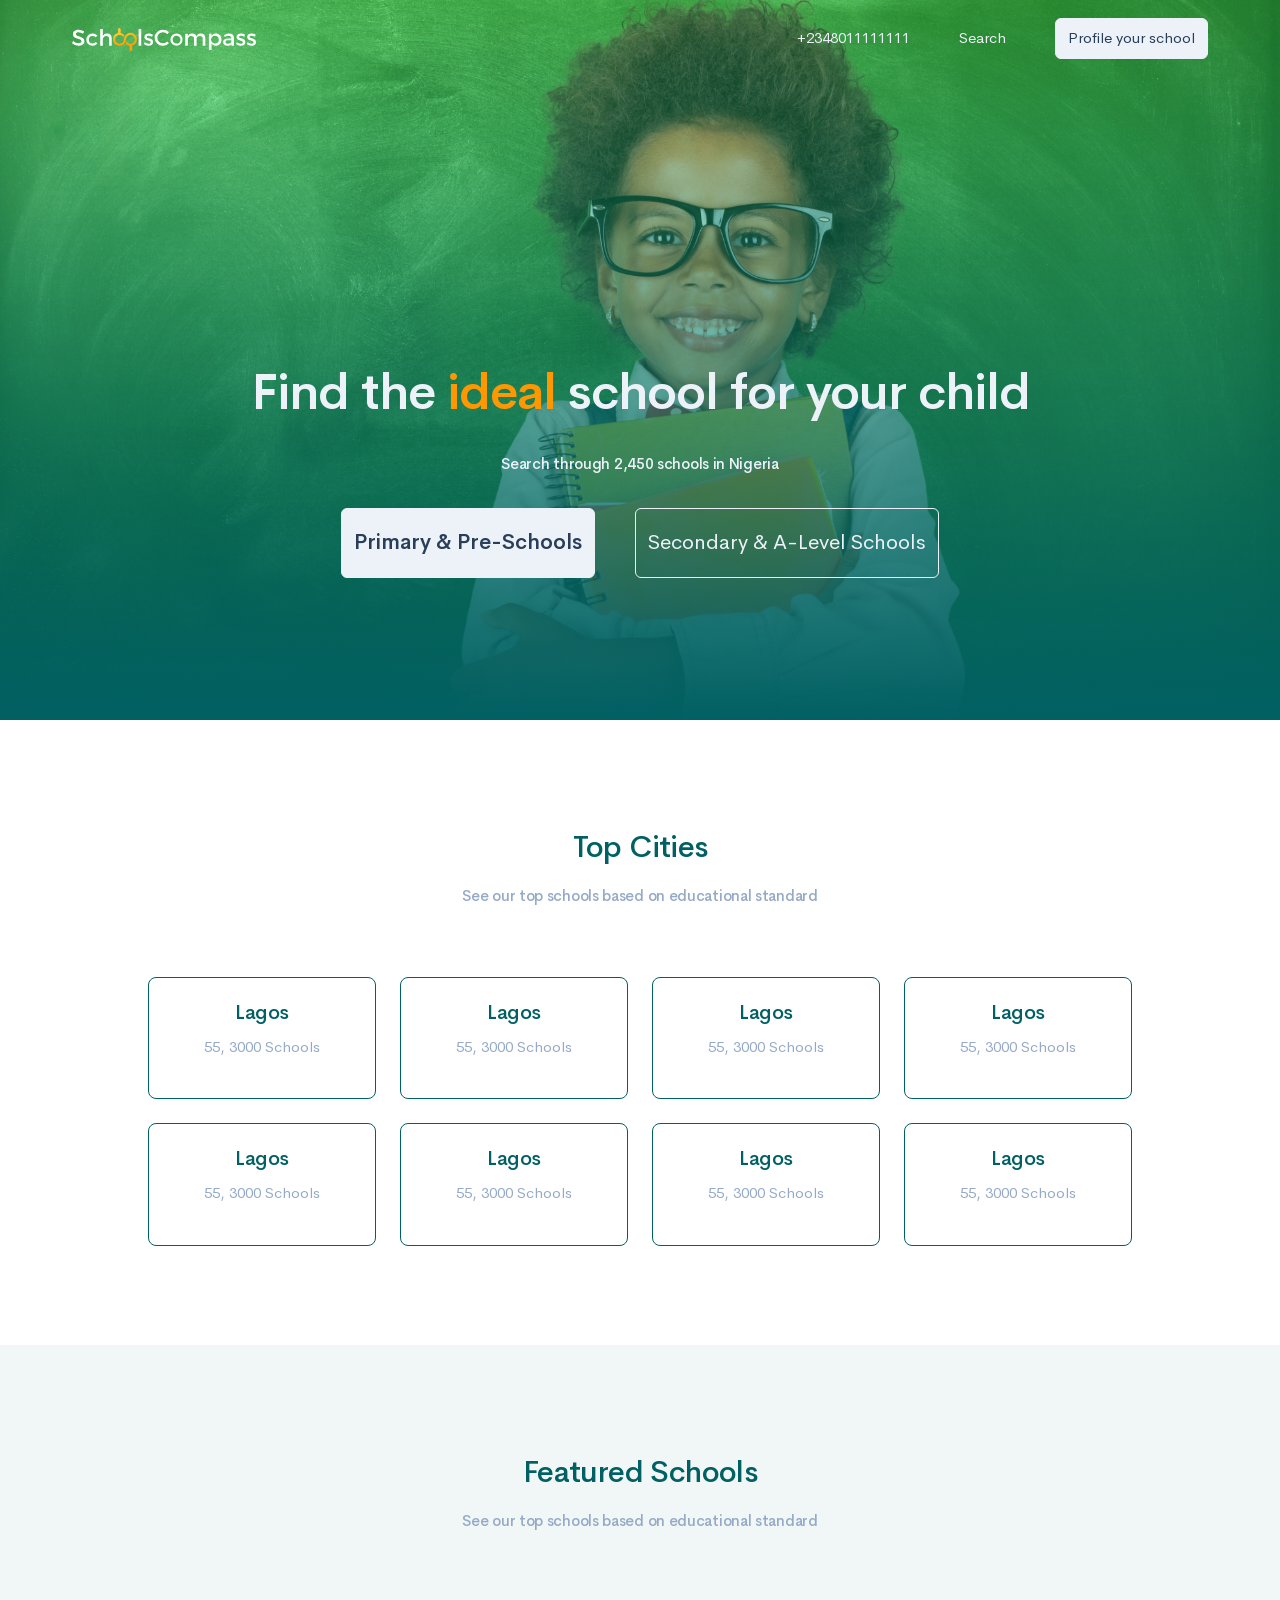
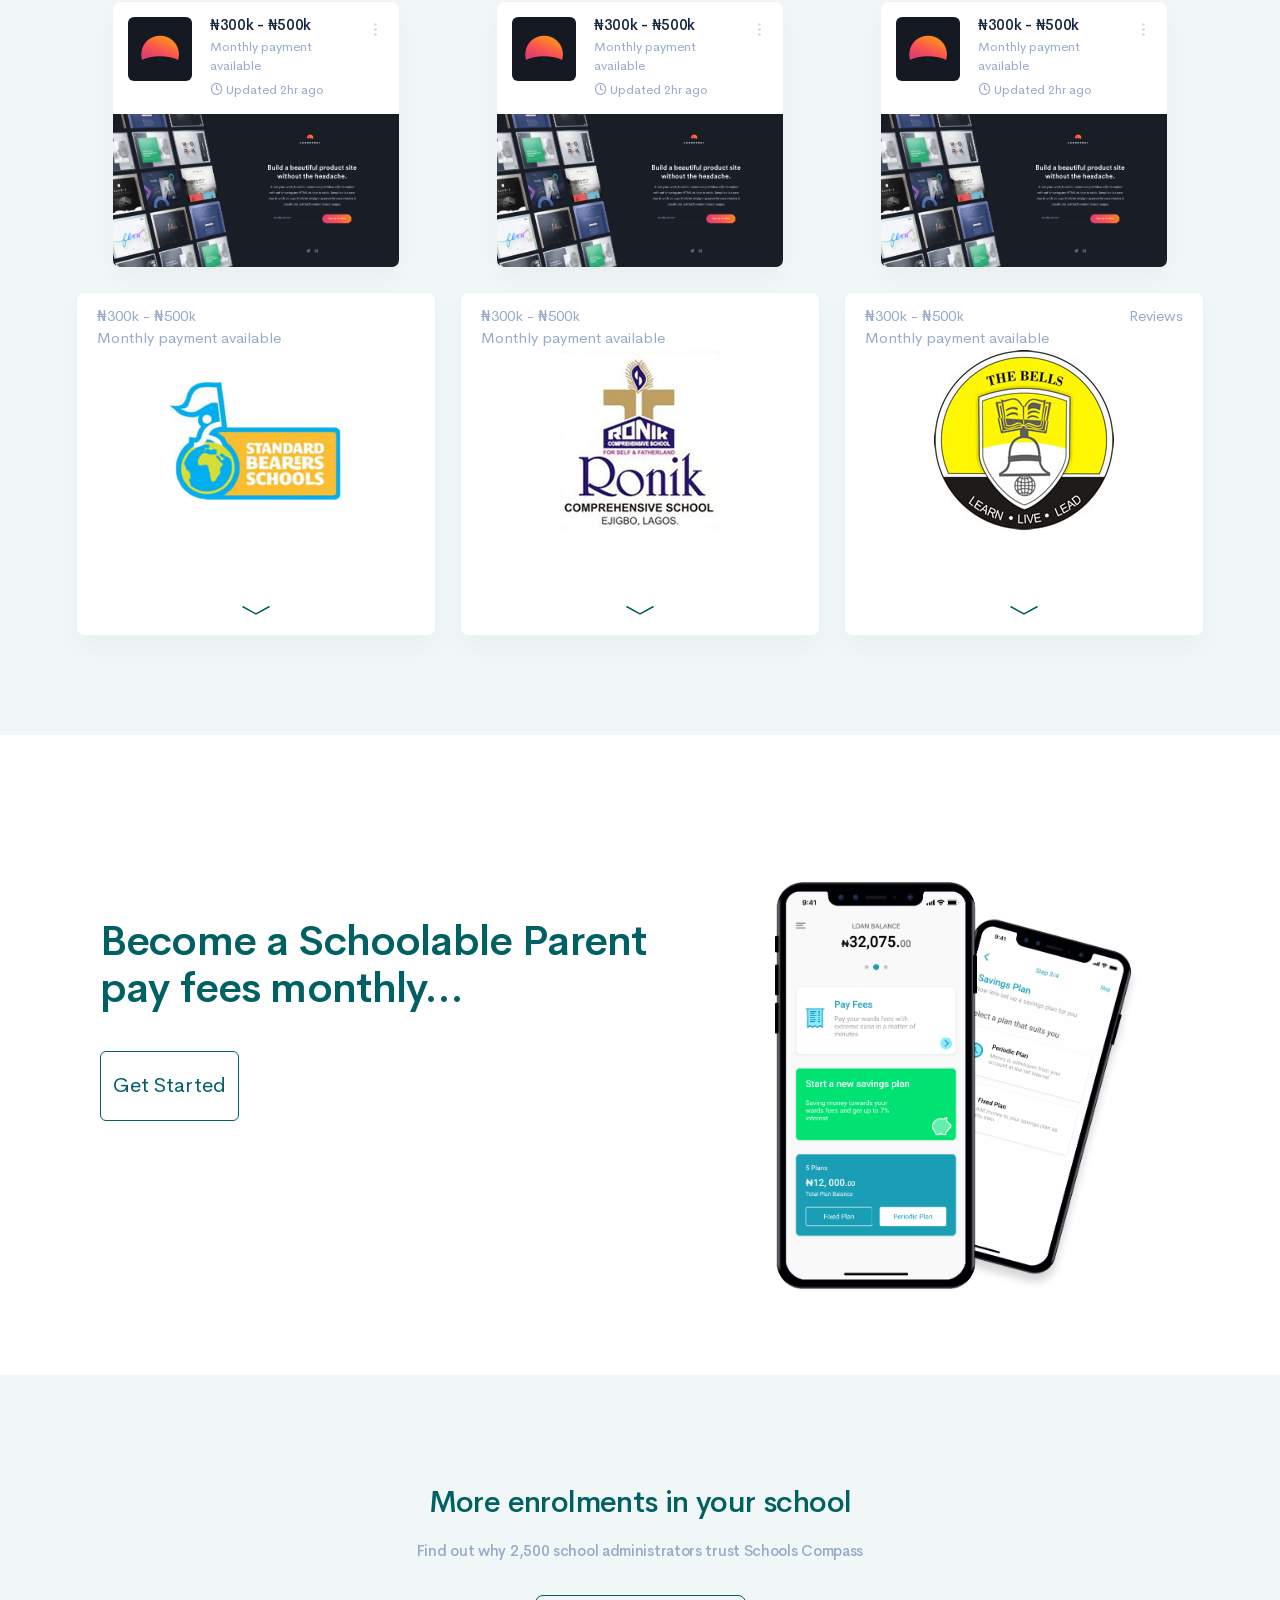
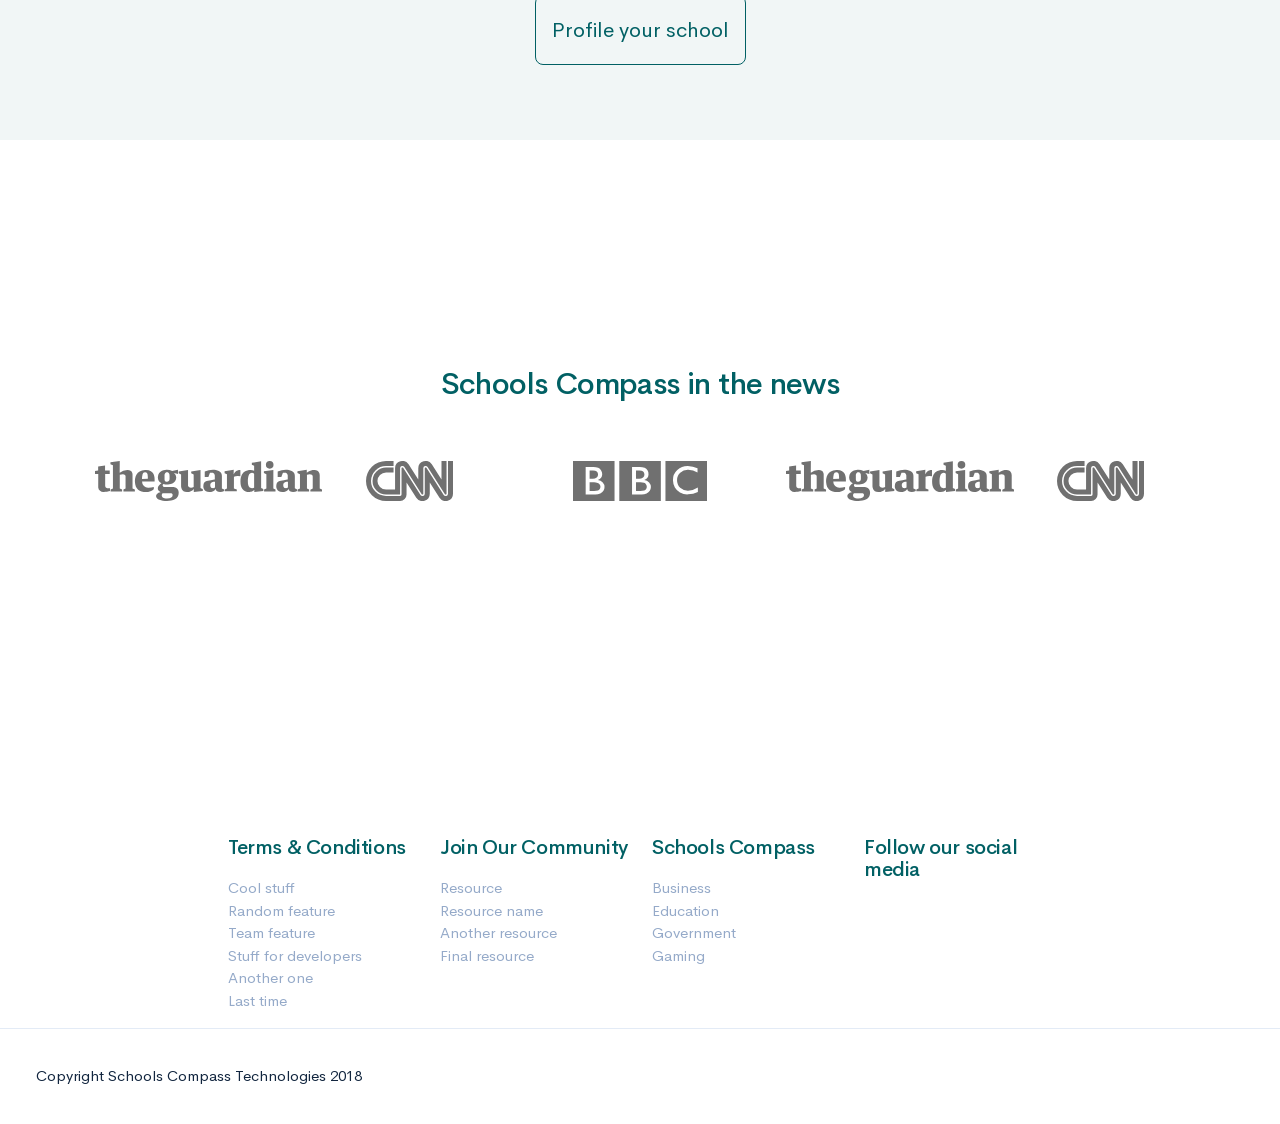
<file: index.html>
<!doctype html>
<html lang="en">
  <head>
    <meta charset="utf-8">
    <meta name="viewport" content="width=device-width, initial-scale=1, shrink-to-fit=no">
    <meta name="description" content="A fully featured admin theme which can be used to build CRM, CMS, etc.">

    <!-- Libs CSS -->
    <link rel="stylesheet" href="assets/fonts/feather/feather.min.css">
    <link rel="stylesheet" href="assets/libs/highlight.js/styles/vs2015.css">
    <link rel="stylesheet" href="assets/libs/quill/dist/quill.core.css">
    <link rel="stylesheet" href="assets/libs/select2/dist/css/select2.min.css">
    <link rel="stylesheet" href="assets/libs/flatpickr/dist/flatpickr.min.css">

    <!-- Theme CSS -->
      
    <link rel="stylesheet" href="assets/css/theme.min.css" id="stylesheetLight">

    <link rel="stylesheet" href="assets/css/theme-dark.min.css" id="stylesheetDark">

    <style>body { display: none; }</style>
    

    <title>School Compass</title>
    <style>
        .bg-transperent {
          background: transparent!important;
        }
        .hero-img {
          background: linear-gradient(rgba(0, 255, 102, 0.22), rgb(1, 96, 99)), url(assets/img/covers/cover2.jpg);;
          height: 80vh;
          background-size: cover;
        }
        .color2 {
          color: #ff9700
        }
        .extra-margin {
          padding-top: 300px;
        }
        .hero-big-text {
          font-size: 50px;
        }
        .bg-white {
          background: rgb(255, 251, 251);
        }
        .card-header-title {
          font-size: 20px;
          color: #016064;
        }
        .section-header {
          font-size: 30px;
          color: #016064;
        }
        .card-border {
          border-color: #016064;
        }
        .bg-teal {
          background: #f1f6f6; 
        }
        .sch-details .card-body {
          padding: 1em;
        }
        .big-btn {
          height: 50px;
        }
        .btn-primary {
          border-color: #016064;

        }
        .hero-btn {
          height: 70px;
          font-size: 1.4em;
          /* width: 2em; */
        }
        .py-xs-5 {
          padding-top: 5em!important;
          padding-bottom: 5em!important;
        }
        .btn-primary {
          background: #016064;
        }
        .btn-outline-primary {
          border-color: #016064;
        }
        .overlay:hover {
          background-color: #016064!important;
          color: #f1f6f6!important;
        }
        
        .overlay:hover .card-header-title {
          color: #f1f6f6!important;
        }
        .text-primary {
          color: #016064!important;
        }
        .sch-img {
          width: 25em;
        }
        .navbar-light .navbar-collapse::before {
          border-top-color: transparent;
        }
        .btn-outline-primary:hover {
            color: #fff;
            background-color: #016064;
            border-color: #016064;
        }
      .btn-primary {
        color: #fff;
        background-color: #016064
      }
      .btn-outline-primary {
        color: #016064;
      }

/* Animated Card */

        /* @import url('https://fonts.googleapis.com/css?family=Alegreya+Sans:900'); */
      .online .card {
        background: white;
        border-radius: 8px;
        /* box-shadow: 0 10px 20px rgba(0,0,0,0.19), 0 6px 6px rgba(0,0,0,0.23); */
        cursor: pointer;
        /* height: 300px; */
        /* margin: 20px; */
        padding: 0 20px;
        position: relative;
        /* -webkit-tap-highlight-color: rgba(0,0,0,0.025); */
        text-align: center;
        transition: height 1000ms;
        /* width: 260px; */
      }
      /* @media (max-width: 767px) {
        .online .card {
          left: calc(50% - 20px);
          transform: translateX(-50%);
        }
      } */
      .online .card.expanded {
        height: 400px;
      }
      .online .label {
        margin-top: 30px;
        transform: translateY(10px);
        transition: transform 1000ms;
      }
      .online .card.expanded .label {
        transform: translateY(0);
      }
      .online .text1 {
        clip-path: polygon(0% 100%, 0 -90%, 50% -5%, 100% -90%, 100% 100%);
        -webkit-clip-path: polygon(0% 100%, 0 -90%, 50% -5%, 100% -90%, 100% 100%);
        transition: clip-path 1000ms;
      }
      .online .card.expanded .text1 {
        clip-path: polygon(0% 100%, 0 -100%, 50% -15%, 100% -100%, 100% 100%);
        -webkit-clip-path: polygon(0% 100%, 0 -100%, 50% -15%, 100% -100%, 100% 100%);
      }
      .online .text2 {
        clip-path: polygon(0% 100%,0% -80%,15% -70%,17.23% -53.59%,23% -40%,27.23% -28.94%,35% -20%,41.09% -13.59%,50% -10%,58.91% -13.23%,65% -20%,72.77% -28.23%,77% -40%,82.77% -54.65%,85% -70%,100% -80%,100% 100%);
        -webkit-clip-path: polygon(0% 100%,0% -80%,15% -70%,17.23% -53.59%,23% -40%,27.23% -28.94%,35% -20%,41.09% -13.59%,50% -10%,58.91% -13.23%,65% -20%,72.77% -28.23%,77% -40%,82.77% -54.65%,85% -70%,100% -80%,100% 100%);
        transition: clip-path 1000ms;
      }
      .online .card.expanded .text2 {
        clip-path: polygon(0% 100%,0% -90%,15% -80%,17.23% -63.59%,23% -50%,27.23% -38.94%,35% -30%,41.09% -23.59%,50% -20%,58.91% -23.23%,65% -30%,72.77% -38.23%,77% -50%,82.77% -64.65%,85% -80%,100% -90%,100% 100%);
        -webkit-clip-path: polygon(0% 100%,0% -90%,15% -80%,17.23% -63.59%,23% -50%,27.23% -38.94%,35% -30%,41.09% -23.59%,50% -20%,58.91% -23.23%,65% -30%,72.77% -38.23%,77% -50%,82.77% -64.65%,85% -80%,100% -90%,100% 100%);
      }
      .online .text-content {
        transform: translateY(-200px);
        transition: transform 1000ms;
      }
      .online .card.expanded .text-content {
        transform: translateY(-15px);
      }
      .online .chevron {
        position: absolute;
        bottom: 20px;
        left: calc(50% - 15px);
        transform-origin: 50%;
        transform: rotate(180deg);
        transition: transform 1000ms;
      }
      .online .card.expanded .chevron {
        transform: rotate(0deg);
      }
      .online .title {
        font-family: 'Alegreya Sans', sans-serif;
        font-weight: 900;
        margin: 20px 0 12px;
      }
      /* .online .body-text {
        padding: 0 20px;
      } */
/* Animated card end */

        @media screen and (max-width: 550px ) {
          .mb-xs-5 {
            margin-bottom: 4em;
          }
          .p-xs-1 {
            padding: 1em !important;
          }
          .m-sm-custom {
            margin: 2em;
          }
          .hero-btn {
            height: 50px;
            font-size: 1em;
          }
          .hero-img{
            background-position: right;
          }
          .p-5 {
              padding: 1.25rem !important;
          }

        }
        .navbar-light .navbar-toggler-icon {
          filter: brightness(5);
        }
    </style>
  </head>
  <body>

    <!-- MODALS
    ================================================== -->
    
    <!-- Modal: Demo -->
    <div class="modal fade fixed-right" id="modalDemo" tabindex="-1" role="dialog" aria-hidden="true">
      <div class="modal-dialog modal-dialog-vertical" role="document">
        <form class="modal-content" id="demoForm">
          <div class="modal-body">
        
            <!-- Close -->
            <a class="close" data-dismiss="modal" aria-label="Close">
              <span aria-hidden="true">&times;</span>
            </a>

            <div class="text-center">
              <img src="assets/img/illustrations/designer-life.svg" alt="..." class="img-fluid mb-3">
            </div>

            <h2 class="text-center mb-2">
              Make Dashkit Your Own
            </h2>

            <p class="text-center mb-4">
              Set preferences that will be cookied for your live preview demonstration.
            </p>

            <hr class="mb-4">

            <h4 class="mb-1">
              Color Scheme
            </h4>

            <p class="small text-muted mb-3">
              Overall light or dark presentation.
            </p>

            <div class="btn-group-toggle d-flex mb-4" data-toggle="buttons">
              <label class="btn btn-white active col">
                <input type="radio" name="colorScheme" id="colorSchemeLight" value="light" checked> <i class="fe fe-sun mr-2"></i> Light Mode
              </label>
              <label class="btn btn-white col ml-2">
                <input type="radio" name="colorScheme" id="colorSchemeDark" value="dark"> <i class="fe fe-moon mr-2"></i> Dark Mode
              </label>
            </div>

            <h4 class="mb-1">
              Navigation Position
            </h4>

            <p class="small text-muted mb-3">
              Select the primary navigation paradigm for your app.
            </p>

            <div class="btn-group-toggle d-flex mb-4" data-toggle="buttons">
              <label class="btn btn-white active col">
                <input type="radio" name="navPosition" id="navPositionSidenav" value="sidenav" checked> Sidenav
              </label>
              <label class="btn btn-white col ml-2">
                <input type="radio" name="navPosition" id="navPositionTopnav" value="topnav"> Topnav
              </label>
              <label class="btn btn-white col ml-2">
                <input type="radio" name="navPosition" id="navPositionCombo" value="combo"> Combo
              </label>
            </div>

            <h4 class="mb-1">
              Sidebar Color
            </h4>

            <p class="small text-muted mb-3">
              Usually dictated by the color scheme, but can be overriden. 
            </p>

            <div class="btn-group-toggle d-flex mb-4" data-toggle="buttons">
              <label class="btn btn-white active col">
                <input type="radio" name="sidebarColor" id="sidebarColorDefault" value="default" checked> Default
              </label>
              <label class="btn btn-white col ml-2">
                <input type="radio" name="sidebarColor" id="sidebarColorVibrant" value="vibrant"> Vibrant
              </label>
            </div>
      
          </div>
          <div class="modal-footer border-0">
        
            <button type="submit" class="btn btn-block btn-primary mt-auto">
              Preview
            </button>

          </div>
        </form>
      </div>
    </div>
    

    <!-- Modal: Members -->
    <div class="modal fade" id="modalMembers" tabindex="-1" role="dialog" aria-hidden="true">
      <div class="modal-dialog modal-dialog-centered" role="document">
        <div class="modal-content">
          <div class="modal-card card" data-toggle="lists" data-lists-values='["name"]'>
            <div class="card-header">
              <div class="row align-items-center">
                <div class="col">

                  <!-- Title -->
                  <h4 class="card-header-title" id="exampleModalCenterTitle">
                    Add a member
                  </h4>
              
                </div>
                <div class="col-auto">

                  <!-- Close -->
                  <button type="button" class="close" data-dismiss="modal" aria-label="Close">
                    <span aria-hidden="true">&times;</span>
                  </button>
              
                </div>
              </div> <!-- / .row -->
            </div>
            <div class="card-header">
          
              <!-- Form -->
              <form>
                <div class="input-group input-group-flush input-group-merge">
                  <input type="search" class="form-control form-control-prepended search" placeholder="Search">
                  <div class="input-group-prepend">
                    <div class="input-group-text">
                      <span class="fe fe-search"></span>
                    </div>
                  </div>
                </div>
              </form>

            </div>
            <div class="card-body">

              <!-- List group -->
              <ul class="list-group list-group-flush list my-n3">
                <li class="list-group-item px-0">
              
                  <div class="row align-items-center">
                    <div class="col-auto">
                  
                      <!-- Avatar -->
                      <a href="profile-posts.html" class="avatar">
                        <img src="assets/img/avatars/profiles/avatar-5.jpg" alt="..." class="avatar-img rounded-circle">
                      </a>

                    </div>
                    <div class="col ml-n2">

                      <!-- Title -->
                      <h4 class="mb-1 name">
                        <a href="profile-posts.html">Miyah Myles</a>
                      </h4>

                      <!-- Time -->
                      <p class="small mb-0">
                        <span class="text-success">●</span> Online
                      </p>
                  
                    </div>
                    <div class="col-auto">
                  
                      <!-- Button -->
                      <a href="#!" class="btn btn-sm btn-white">
                        Add
                      </a>

                    </div>
                  </div> <!-- / .row -->

                </li>
                <li class="list-group-item px-0">
              
                  <div class="row align-items-center">
                    <div class="col-auto">
                  
                      <!-- Avatar -->
                      <a href="profile-posts.html" class="avatar">
                        <img src="assets/img/avatars/profiles/avatar-6.jpg" alt="..." class="avatar-img rounded-circle">
                      </a>

                    </div>
                    <div class="col ml-n2">

                      <!-- Title -->
                      <h4 class="mb-1 name">
                        <a href="profile-posts.html">Ryu Duke</a>
                      </h4>

                      <!-- Time -->
                      <p class="small mb-0">
                        <span class="text-success">●</span> Online
                      </p>
                  
                    </div>
                    <div class="col-auto">
                  
                      <!-- Button -->
                      <a href="#!" class="btn btn-sm btn-white">
                        Add
                      </a>

                    </div>
                  </div> <!-- / .row -->

                </li>
                <li class="list-group-item px-0">
              
                  <div class="row align-items-center">
                    <div class="col-auto">
                  
                      <!-- Avatar -->
                      <a href="profile-posts.html" class="avatar">
                        <img src="assets/img/avatars/profiles/avatar-7.jpg" alt="..." class="avatar-img rounded-circle">
                      </a>

                    </div>
                    <div class="col ml-n2">

                      <!-- Title -->
                      <h4 class="mb-1 name">
                        <a href="profile-posts.html">Glen Rouse</a>
                      </h4>

                      <!-- Time -->
                      <p class="small mb-0">
                        <span class="text-warning">●</span> Busy
                      </p>
                  
                    </div>
                    <div class="col-auto">
                  
                      <!-- Button -->
                      <a href="#!" class="btn btn-sm btn-white">
                        Add
                      </a>

                    </div>
                  </div> <!-- / .row -->

                </li>
                <li class="list-group-item px-0">
              
                  <div class="row align-items-center">
                    <div class="col-auto">
                  
                      <!-- Avatar -->
                      <a href="profile-posts.html" class="avatar">
                        <img src="assets/img/avatars/profiles/avatar-8.jpg" alt="..." class="avatar-img rounded-circle">
                      </a>

                    </div>
                    <div class="col ml-n2">

                      <!-- Title -->
                      <h4 class="mb-1 name">
                        <a href="profile-posts.html">Grace Gross</a>
                      </h4>

                      <!-- Time -->
                      <p class="small mb-0">
                        <span class="text-danger">●</span> Offline
                      </p>
                  
                    </div>
                    <div class="col-auto">
                  
                      <!-- Button -->
                      <a href="#!" class="btn btn-sm btn-white">
                        Add
                      </a>

                    </div>
                  </div> <!-- / .row -->

                </li>
              </ul>

            </div>
          </div>
        </div>
      </div>
    </div>

    <!-- Modal: Search -->
    <div class="modal fade" id="sidebarModalSearch" tabindex="-1" role="dialog" aria-hidden="true">
      <div class="modal-dialog modal-dialog-vertical" role="document">
        <div class="modal-content">
          <div class="modal-body" data-toggle="lists" data-lists-values='["name"]'>
     
            <!-- Form -->
            <form class="mb-4">
              <div class="input-group input-group-merge">
                <input type="search" class="form-control form-control-prepended search" placeholder="Search">
                <div class="input-group-prepend">
                  <div class="input-group-text">
                    <span class="fe fe-search"></span>
                  </div>
                </div>
              </div>
            </form>

            <!-- List group -->
            <div class="my-n3">
              <div class="list-group list-group-flush list">
                <a href="team-overview.html" class="list-group-item px-0">
                  <div class="row align-items-center">
                    <div class="col-auto">
                  
                      <!-- Avatar -->
                      <div class="avatar">
                        <img src="assets/img/avatars/teams/team-logo-1.jpg" alt="..." class="avatar-img rounded">
                      </div>

                    </div>
                    <div class="col ml-n2">

                      <!-- Title -->
                      <h4 class="text-body mb-1 name">
                        Airbnb
                      </h4>

                      <!-- Time -->
                      <p class="small text-muted mb-0">
                        <span class="fe fe-clock"></span> <time datetime="2018-05-24">Updated 2hr ago</time>
                      </p>
                  
                    </div>
                  </div> <!-- / .row -->
                </a>
                <a href="team-overview.html" class="list-group-item px-0">
                  <div class="row align-items-center">
                    <div class="col-auto">
                  
                      <!-- Avatar -->
                      <div class="avatar">
                        <img src="assets/img/avatars/teams/team-logo-2.jpg" alt="..." class="avatar-img rounded">
                      </div>

                    </div>
                    <div class="col ml-n2">

                      <!-- Title -->
                      <h4 class="text-body mb-1 name">
                        Medium Corporation
                      </h4>

                      <!-- Time -->
                      <p class="small text-muted mb-0">
                        <span class="fe fe-clock"></span> <time datetime="2018-05-24">Updated 2hr ago</time>
                      </p>
                  
                    </div>
                  </div> <!-- / .row -->
                </a>
                <a href="project-overview.html" class="list-group-item px-0">

                  <div class="row align-items-center">
                    <div class="col-auto">
                  
                      <!-- Avatar -->
                      <div class="avatar avatar-4by3">
                        <img src="assets/img/avatars/projects/project-1.jpg" alt="..." class="avatar-img rounded">
                      </div>

                    </div>
                    <div class="col ml-n2">

                      <!-- Title -->
                      <h4 class="text-body mb-1 name">
                        Homepage Redesign
                      </h4>

                      <!-- Time -->
                      <p class="small text-muted mb-0">
                        <span class="fe fe-clock"></span> <time datetime="2018-05-24">Updated 4hr ago</time>
                      </p>
                  
                    </div>
                  </div> <!-- / .row -->

                </a>
                <a href="project-overview.html" class="list-group-item px-0">

                  <div class="row align-items-center">
                    <div class="col-auto">
                  
                      <!-- Avatar -->
                      <div class="avatar avatar-4by3">
                        <img src="assets/img/avatars/projects/project-2.jpg" alt="..." class="avatar-img rounded">
                      </div>

                    </div>
                    <div class="col ml-n2">

                      <!-- Title -->
                      <h4 class="text-body mb-1 name">
                        Travels & Time
                      </h4>

                      <!-- Time -->
                      <p class="small text-muted mb-0">
                        <span class="fe fe-clock"></span> <time datetime="2018-05-24">Updated 4hr ago</time>
                      </p>
                  
                    </div>
                  </div> <!-- / .row -->

                </a>
                <a href="project-overview.html" class="list-group-item px-0">

                  <div class="row align-items-center">
                    <div class="col-auto">
                  
                      <!-- Avatar -->
                      <div class="avatar avatar-4by3">
                        <img src="assets/img/avatars/projects/project-3.jpg" alt="..." class="avatar-img rounded">
                      </div>

                    </div>
                    <div class="col ml-n2">

                      <!-- Title -->
                      <h4 class="text-body mb-1 name">
                        Safari Exploration
                      </h4>

                      <!-- Time -->
                      <p class="small text-muted mb-0">
                        <span class="fe fe-clock"></span> <time datetime="2018-05-24">Updated 4hr ago</time>
                      </p>
                  
                    </div>
                  </div> <!-- / .row -->
            
                </a>
                <a href="profile-posts.html" class="list-group-item px-0">
            
                  <div class="row align-items-center">
                    <div class="col-auto">
                  
                      <!-- Avatar -->
                      <div class="avatar">
                        <img src="assets/img/avatars/profiles/avatar-1.jpg" alt="..." class="avatar-img rounded-circle">
                      </div>

                    </div>
                    <div class="col ml-n2">
                  
                      <!-- Title -->
                      <h4 class="text-body mb-1 name">
                        Dianna Smiley
                      </h4>

                      <!-- Status -->
                      <p class="text-body small mb-0">
                        <span class="text-success">●</span> Online
                      </p>

                    </div>
                  </div> <!-- / .row -->

                </a>
                <a href="profile-posts.html" class="list-group-item px-0">

                  <div class="row align-items-center">
                    <div class="col-auto">
                  
                      <!-- Avatar -->
                      <div class="avatar">
                        <img src="assets/img/avatars/profiles/avatar-2.jpg" alt="..." class="avatar-img rounded-circle">
                      </div>

                    </div>
                    <div class="col ml-n2">
                  
                      <!-- Title -->
                      <h4 class="text-body mb-1 name">
                        Ab Hadley
                      </h4>

                      <!-- Status -->
                      <p class="text-body small mb-0">
                        <span class="text-danger">●</span> Offline
                      </p>

                    </div>
                  </div> <!-- / .row -->
            
                </a>
              </div>
            </div>
      
          </div>
        </div>
      </div>
    </div>

    <!-- Modal: Activity -->
    <div class="modal fade" id="sidebarModalActivity" tabindex="-1" role="dialog" aria-hidden="true">
      <div class="modal-dialog modal-dialog-vertical" role="document">
        <div class="modal-content">
          <div class="modal-header">

            <!-- Title -->
            <h4 class="modal-title">
              Notifications
            </h4>

            <!-- Close -->
            <button type="button" class="close" data-dismiss="modal" aria-label="Close">
              <span aria-hidden="true">
                &times;
              </span>
            </button>
        
          </div>
          <div class="modal-body">

            <!-- List group -->
            <div class="list-group list-group-flush my-n3">
              <a class="list-group-item px-0" href="#!">
          
                <div class="row">
                  <div class="col-auto">
                
                    <!-- Avatar -->
                    <div class="avatar avatar-sm">
                      <img src="assets/img/avatars/profiles/avatar-1.jpg" alt="..." class="avatar-img rounded-circle">
                    </div>

                  </div>
                  <div class="col ml-n2">
                
                    <!-- Content -->
                    <div class="small text-muted">
                      <strong class="text-body">Dianna Smiley</strong> shared your post with <strong class="text-body">Ab Hadley</strong>, <strong class="text-body">Adolfo Hess</strong>, and <strong class="text-body">3 others</strong>.
                    </div>

                  </div>
                  <div class="col-auto">

                    <small class="text-muted">
                      2m
                    </small>
                
                  </div>
                </div> <!-- / .row -->

              </a>
              <a class="list-group-item px-0" href="#!">

                <div class="row">
                  <div class="col-auto">
                
                    <!-- Avatar -->
                    <div class="avatar avatar-sm">
                      <img src="assets/img/avatars/profiles/avatar-2.jpg" alt="..." class="avatar-img rounded-circle">
                    </div>

                  </div>
                  <div class="col ml-n2">
                
                    <!-- Content -->
                    <div class="small text-muted">
                      <strong class="text-body">Ab Hadley</strong> reacted to your post with a 😍
                    </div>

                  </div>
                  <div class="col-auto">

                    <small class="text-muted">
                      2m
                    </small>
                
                  </div>
                </div> <!-- / .row -->

              </a>
              <a class="list-group-item px-0" href="#!">

                <div class="row">
                  <div class="col-auto">
                
                    <!-- Avatar -->
                    <div class="avatar avatar-sm">
                      <img src="assets/img/avatars/profiles/avatar-3.jpg" alt="..." class="avatar-img rounded-circle">
                    </div>

                  </div>
                  <div class="col ml-n2">
                
                    <!-- Content -->
                    <div class="small text-muted">
                      <strong class="text-body">Adolfo Hess</strong> commented <blockquote class="text-body">“I don’t think this really makes sense to do without approval from Johnathan since he’s the one...” </blockquote>
                    </div>

                  </div>
                  <div class="col-auto">

                    <small class="text-muted">
                      2m
                    </small>
                
                  </div>
                </div> <!-- / .row -->

              </a>
              <a class="list-group-item px-0" href="#!">

                <div class="row">
                  <div class="col-auto">
                
                    <!-- Avatar -->
                    <div class="avatar avatar-sm">
                      <img src="assets/img/avatars/profiles/avatar-4.jpg" alt="..." class="avatar-img rounded-circle">
                    </div>

                  </div>
                  <div class="col ml-n2">
                
                    <!-- Content -->
                    <div class="small text-muted">
                      <strong class="text-body">Daniela Dewitt</strong> subscribed to you.
                    </div>

                  </div>
                  <div class="col-auto">

                    <small class="text-muted">
                      2m
                    </small>
                
                  </div>
                </div> <!-- / .row -->

              </a>
              <a class="list-group-item px-0" href="#!">

                <div class="row">
                  <div class="col-auto">
                
                    <!-- Avatar -->
                    <div class="avatar avatar-sm">
                      <img src="assets/img/avatars/profiles/avatar-5.jpg" alt="..." class="avatar-img rounded-circle">
                    </div>

                  </div>
                  <div class="col ml-n2">
                
                    <!-- Content -->
                    <div class="small text-muted">
                      <strong class="text-body">Miyah Myles</strong> shared your post with <strong class="text-body">Ryu Duke</strong>, <strong class="text-body">Glen Rouse</strong>, and <strong class="text-body">3 others</strong>.
                    </div>

                  </div>
                  <div class="col-auto">

                    <small class="text-muted">
                      2m
                    </small>
                
                  </div>
                </div> <!-- / .row -->

              </a>
              <a class="list-group-item px-0" href="#!">

                <div class="row">
                  <div class="col-auto">
                
                    <!-- Avatar -->
                    <div class="avatar avatar-sm">
                      <img src="assets/img/avatars/profiles/avatar-6.jpg" alt="..." class="avatar-img rounded-circle">
                    </div>

                  </div>
                  <div class="col ml-n2">
                
                    <!-- Content -->
                    <div class="small text-muted">
                      <strong class="text-body">Ryu Duke</strong> reacted to your post with a 😍
                    </div>

                  </div>
                  <div class="col-auto">

                    <small class="text-muted">
                      2m
                    </small>
                
                  </div>
                </div> <!-- / .row -->

              </a>
              <a class="list-group-item px-0" href="#!">

                <div class="row">
                  <div class="col-auto">
                
                    <!-- Avatar -->
                    <div class="avatar avatar-sm">
                      <img src="assets/img/avatars/profiles/avatar-7.jpg" alt="..." class="avatar-img rounded-circle">
                    </div>

                  </div>
                  <div class="col ml-n2">
                
                    <!-- Content -->
                    <div class="small text-muted">
                      <strong class="text-body">Glen Rouse</strong> commented <blockquote class="text-body">“I don’t think this really makes sense to do without approval from Johnathan since he’s the one...” </blockquote>
                    </div>

                  </div>
                  <div class="col-auto">

                    <small class="text-muted">
                      2m
                    </small>
                
                  </div>
                </div> <!-- / .row -->

              </a>
              <a class="list-group-item px-0" href="#!">

                <div class="row">
                  <div class="col-auto">
                
                    <!-- Avatar -->
                    <div class="avatar avatar-sm">
                      <img src="assets/img/avatars/profiles/avatar-8.jpg" alt="..." class="avatar-img rounded-circle">
                    </div>

                  </div>
                  <div class="col ml-n2">
                
                    <!-- Content -->
                    <div class="small text-muted">
                      <strong class="text-body">Grace Gross</strong> subscribed to you.
                    </div>

                  </div>
                  <div class="col-auto">

                    <small class="text-muted">
                      2m
                    </small>
                
                  </div>
                </div> <!-- / .row -->

              </a>
            </div>

          </div>
        </div>
      </div>
    </div>

    <!-- NAVIGATION
    ================================================== -->
    
    <div class="hero-img">
      
      <div class="navbar navbar-expand-lg navbar-light border-0 px-lg-6 bg-transperent position-sticky" >
          <a class="navbar-brand" href="#"> <img src="./assets/img/sch-comapss-logo2.svg"> </a>
          <button class="navbar-toggler" type="button" data-toggle="collapse" data-target="#navbarSupportedContent" aria-controls="navbarSupportedContent" aria-expanded="false" aria-label="Toggle navigation">
            <span class="navbar-toggler-icon navbar-white"></span>
          </button>
        
          <div class="collapse navbar-collapse text-right ml-auto" id="navbarSupportedContent">
            <!-- <ul class="navbar-nav mr-auto">
              <li class="nav-item active">
                <a class="nav-link" href="#">Home <span class="sr-only">(current)</span></a>
              </li>
              <li class="nav-item">
                <a class="nav-link" href="#">Link</a>
              </li>
              <li class="nav-item dropdown">
                <a class="nav-link dropdown-toggle" href="#" id="navbarDropdown" role="button" data-toggle="dropdown" aria-haspopup="true" aria-expanded="false">
                  Dropdown
                </a>
                <div class="dropdown-menu" aria-labelledby="navbarDropdown">
                  <a class="dropdown-item" href="#">Action</a>
                  <a class="dropdown-item" href="#">Another action</a>
                  <div class="dropdown-divider"></div>
                  <a class="dropdown-item" href="#">Something else here</a>
                </div>
              </li>
              <li class="nav-item">
                <a class="nav-link disabled" href="#">Disabled</a>
              </li>
            </ul> -->
            <form class="form-inline my-2 ml-lg-0">
              <!-- <input class="form-control mr-sm-2" type="search" placeholder="Search" aria-label="Search"> -->
              <span class="text-light"> +2348011111111</span>
              <button class="btn link my-2 text-light my-sm-0 mx-md-5" type="submit">Search</button>
              <button class="btn btn-light my-2 my-sm-0" type="submit">Profile your school</button>
            </form>
          </div>
      </div>
      <div >
          <div class="text-center mt-lg-5">
            <div class="mt-lg-8 ">
              <h1 class="font-weight-bold hero-big-text text-light pt-6">
                  Find the <span class="color2"> ideal</span>  school for your child
              </h1>
              <h4 class="text-light mt-5">
                  Search through 2,450 schools in Nigeria
              </h4>
              <div class="btn-sets mt-5">
  
                  <button class="btn my-2 my-sm-0 font-weight-bolder hero-btn btn-light" type="submit">Primary & Pre-Schools</button>
                  <button type="button" class="btn btn-outline-light hero-btn ml-md-5 ml-sm-2 m-sm-custom text-truncate ">Secondary & A-Level Schools</button>
              </div>
            </div>
            <!-- <div class="col-6 text-right text-custom">
                <div class="hero-img">
                    <img src="../../statics/images/hero-img.svg" alt="">
                </div>
            </div> -->
        </div>

      </div>
    </div>
    

    <!-- MAIN CONTENT
    ================================================== -->
    <section class="bg-white text-center py-lg-8 py-xs-5 py-5">
      <h1 class="section-header mt-5">
        Top Cities
      </h1>
      <h4 class="text-muted mt-4">
        See our top schools based on educational standard
      </h4>
      <div class="px-lg-2 mt-6 container">
        <div class="px-lg-6 row justify-content-lg-between justify-content-sm-around">
          <div class="col-md-3 col-xs-12 col-sm-12 hover-card">
            <div class="card bg-transperent rounded-lg p-4 shadow-none card-border overlay">
              <h4 class="card-header-title">
                Lagos
              </h4>
              <p class="text-muted mt-3">
                55, 3000 Schools
              </p>
            </div>
          </div>
          <div class="col-md-3 col-xs-12 col-sm-12">
            <div class="card bg-transperent rounded-lg p-4 shadow-none card-border overlay">
              <h4 class="card-header-title">
                Lagos
              </h4>
              <p class="text-muted mt-3">
                55, 3000 Schools
              </p>
            </div>
          </div>
          <div class="col-md-3 col-xs-12 col-sm-12">
            <div class="card bg-transperent rounded-lg p-4 shadow-none card-border overlay">
              <h4 class="card-header-title">
                Lagos
              </h4>
              <p class="text-muted mt-3">
                55, 3000 Schools
              </p>
            </div>
          </div>
          <div class="col-md-3 col-xs-12 col-sm-12">
            <div class="card bg-transperent rounded-lg p-4 shadow-none card-border overlay">
              <h4 class="card-header-title">
                Lagos
              </h4>
              <p class="text-muted mt-3">
                55, 3000 Schools
              </p>
            </div>
          </div>
          <div class="col-md-3 col-xs-12 col-sm-12">
            <div class="card bg-transperent rounded-lg p-4 shadow-none card-border overlay">
              <h4 class="card-header-title">
                Lagos
              </h4>
              <p class="text-muted mt-3">
                55, 3000 Schools
              </p>
            </div>
          </div>
          <div class="col-md-3 col-xs-12 col-sm-12">
            <div class="card bg-transperent rounded-lg p-4 shadow-none card-border overlay">
              <h4 class="card-header-title">
                Lagos
              </h4>
              <p class="text-muted mt-3">
                55, 3000 Schools
              </p>
            </div>
          </div>
          <div class="col-md-3 col-xs-12 col-sm-12">
            <div class="card bg-transperent rounded-lg p-4 shadow-none card-border overlay">
              <h4 class="card-header-title">
                Lagos
              </h4>
              <p class="text-muted mt-3">
                55, 3000 Schools
              </p>
            </div>
          </div>
          <div class="col-md-3 col-xs-12 col-sm-12">
            <div class="card bg-transperent rounded-lg p-4 shadow-none card-border overlay">
              <h4 class="card-header-title">
                Lagos
              </h4>
              <p class="text-muted mt-3">
                55, 3000 Schools
              </p>
            </div>
          </div>
        </div>
      </div>

    </section>
    <section class="text-center py-lg-8 py-xs-5 bg-teal py-5">
        <h1 class="section-header mt-5">
          Featured Schools
        </h1>
        <h4 class="text-muted mt-4">
          See our top schools based on educational standard
        </h4>
        <div class="px-lg-2 container mt-6 ">
          <div class="row justify-content-around p-xs-1">
            <div class="card col-md-3 col-xs-12 col-sm-12 sch-details p-0">
              <div class="card-body">
                <div class="row">
                  <div class="col-auto">
                    
                    <a href="#" class="avatar avatar-lg">
                      <img src="assets/img/avatars/teams/team-logo-1.jpg" alt="..." class="avatar-img rounded">
                    </a>
            
                  </div>
                  <div class="col ml-n2 text-left">
            
                    <h4 class="card-title mb-1 name">
                      <a href="#"> ₦300k - ₦500k</a>
                    </h4>
            
                    <p class="card-text small text-muted mb-1">
                      Monthly payment available
                    </p>
            
                    <p class="card-text small text-muted">
                      <i class="fe fe-clock"></i> Updated 2hr ago
                    </p>
                    
                  </div>
                  <div class="col-auto">
                    
                    <div class="dropdown">
                      <a href="#!" class="dropdown-ellipses dropdown-toggle" role="button" data-toggle="dropdown" aria-haspopup="true" aria-expanded="false">
                        <i class="fe fe-more-vertical"></i>
                      </a>
                      <div class="dropdown-menu dropdown-menu-right">
                        <a href="#!" class="dropdown-item">
                          Pictures
                        </a>
                        <a href="#!" class="dropdown-item">
                          Details
                        </a>
                        <a href="#!" class="dropdown-item">
                          More Details
                        </a>
                      </div>
                    </div>
                  </div>
                </div>
              </div>
            <img class="card-img-bottom" src="assets/img/posts/post-1.jpg" alt="Card image cap">
            </div>
            <div class="card col-md-3 col-xs-12 col-sm-12 sch-details p-0">
              <div class="card-body">
                <div class="row">
                  <div class="col-auto">
                    
                    <a href="#" class="avatar avatar-lg">
                      <img src="assets/img/avatars/teams/team-logo-1.jpg" alt="..." class="avatar-img rounded">
                    </a>
            
                  </div>
                  <div class="col ml-n2 text-left">
            
                    <h4 class="card-title mb-1 name">
                      <a href="#"> ₦300k - ₦500k</a>
                    </h4>
            
                    <p class="card-text small text-muted mb-1">
                      Monthly payment available
                    </p>
            
                    <p class="card-text small text-muted">
                      <i class="fe fe-clock"></i> Updated 2hr ago
                    </p>
                    
                  </div>
                  <div class="col-auto">
                    
                    <div class="dropdown">
                      <a href="#!" class="dropdown-ellipses dropdown-toggle" role="button" data-toggle="dropdown" aria-haspopup="true" aria-expanded="false">
                        <i class="fe fe-more-vertical"></i>
                      </a>
                      <div class="dropdown-menu dropdown-menu-right">
                        <a href="#!" class="dropdown-item">
                          Pictures
                        </a>
                        <a href="#!" class="dropdown-item">
                          Details
                        </a>
                        <a href="#!" class="dropdown-item">
                          More Details
                        </a>
                      </div>
                    </div>
                  </div>
                </div>
              </div>
            <img class="card-img-bottom" src="assets/img/posts/post-1.jpg" alt="Card image cap">
            </div>
            <div class="card col-md-3 col-xs-12 col-sm-12 sch-details p-0">
              <div class="card-body">
                <div class="row">
                  <div class="col-auto">
                    
                    <a href="#" class="avatar avatar-lg">
                      <img src="assets/img/avatars/teams/team-logo-1.jpg" alt="..." class="avatar-img rounded">
                    </a>
            
                  </div>
                  <div class="col ml-n2 text-left">
            
                    <h4 class="card-title mb-1 name">
                      <a href="#"> ₦300k - ₦500k</a>
                    </h4>
            
                    <p class="card-text small text-muted mb-1">
                      Monthly payment available
                    </p>
            
                    <p class="card-text small text-muted">
                      <i class="fe fe-clock"></i> Updated 2hr ago
                    </p>
                    
                  </div>
                  <div class="col-auto">
                    
                    <div class="dropdown">
                      <a href="#!" class="dropdown-ellipses dropdown-toggle" role="button" data-toggle="dropdown" aria-haspopup="true" aria-expanded="false">
                        <i class="fe fe-more-vertical"></i>
                      </a>
                      <div class="dropdown-menu dropdown-menu-right">
                        <a href="#!" class="dropdown-item">
                          Pictures
                        </a>
                        <a href="#!" class="dropdown-item">
                          Details
                        </a>
                        <a href="#!" class="dropdown-item">
                          More Details
                        </a>
                      </div>
                    </div>
                  </div>
                </div>
              </div>
            <img class="card-img-bottom" src="assets/img/posts/post-1.jpg" alt="Card image cap">
            </div>
          </div>
          <div class="online row justify-content-around">
            <div class="col-md-4 col-xs-12 col-sm-12">
              <div class="card" onclick="this.classList.toggle('expanded')">
                  <div class="text-muted text-left mt-3">
                    <div class="">
                        ₦300k - ₦500k
                    </div>
                    <div class="c">
                      Monthly payment available
                    </div>
                  </div>
                <div class="bg-white">
                  <img src="./assets/img/sch-2.jpg"/>
                </div>
                  <div class="text1">
                    <div class="text-content text-muted">
                      <h1 class="title">Brief Info</h1>
                      <div class="body-text">are delivered with the same high quality as decades ago</div>
                    </div>
                  </div>
                  <svg class="chevron" xmlns="http://www.w3.org/2000/svg" viewBox="0 0 100 35" width="30"><path d="M5 30L50 5l45 25" fill="none" stroke="#016064" stroke-width="5"/></svg>
              </div>
            </div> 
            <div class="col-md-4 col-xs-12 col-sm-12">
              <div class="card" onclick="this.classList.toggle('expanded')">
                  <div class="text-muted text-left mt-3">
                    <div class="">
                        ₦300k - ₦500k
                    </div>
                    <div class="c">
                      Monthly payment available
                    </div>
                  </div>
                <div class="bg-white">
                  <img src="./assets/img/sch-1.jpg"/>
                </div>
                  <div class="text1">
                    <div class="text-content text-muted">
                      <h1 class="title">Brief Info</h1>
                      <div class="body-text">are delivered with the same high quality as decades ago</div>
                    </div>
                  </div>
                  <svg class="chevron" xmlns="http://www.w3.org/2000/svg" viewBox="0 0 100 35" width="30"><path d="M5 30L50 5l45 25" fill="none" stroke="#016064" stroke-width="5"/></svg>
              </div>
            </div>
            <div class="col-md-4 col-xs-12 col-sm-12">
              <div class="card" onclick="this.classList.toggle('expanded')">
                  <div class="text-muted text-left mt-3">
                    <div class="row justify-content-between">
                      <div class="col-8 text-left">
                        ₦300k - ₦500k
                      </div>
                      <div class="col-4 text-right">
                        Reviews
                      </div>
                    </div>
                    <div class="c">
                      Monthly payment available
                    </div>
                  </div>
                <div class="bg-white">
                  <img src="./assets/img/sch-3.jpg"/>
                </div>
                  <div class="text1">
                    <div class="text-content text-muted">
                      <h1 class="title">Brief Info</h1>
                      <div class="body-text">are delivered with the same high quality as decades ago</div>
                    </div>
                  </div>
                  <svg class="chevron" xmlns="http://www.w3.org/2000/svg" viewBox="0 0 100 35" width="30"><path d="M5 30L50 5l45 25" fill="none" stroke="#016064" stroke-width="5"/></svg>
              </div>
            </div>
                
          </div>
            
        </div>
  
    </section>
    <section class="bg-white text-center py-lg-8 py-xs-5 py-5">
      <div class="px-lg-2 container mt-6">
        <div class="px-lg-4 row justify-content-between">
          <div class="col-md-7 col-sm-12 col-xs-12 mb-xs-5">
            <h1 class="display-3 text-left mt-5 text-primary">
              Become a Schoolable Parent 
              pay fees monthly...
            </h1>
            <br>
            <div class="text-left">
              <button type="button" class="btn btn-outline-primary hero-btn text-truncate">Get Started</button>
            </div>
          </div>
          <div class="col-md-5 col-sm-12 col-xs-12">
            <img src="./assets/img/iphone-schoolable.png" class="sch-img"/>
          </div>
        </div>
      </div>

    </section>
    <section class="text-center py-lg-8 py-xs-5 bg-teal py-5">
        <h1 class="section-header mt-5">
          More enrolments in your school 
        </h1>
        <h4 class="text-muted mt-4">
          Find out why 2,500 school administrators trust Schools Compass 
        </h4>
        <div class="text-center mt-5">
            <button type="button" class="btn btn-outline-primary hero-btn btn-lg text-truncate">Profile your school</button>
        </div>
    </section>
    <section class="bg-white text-center py-lg-8 py-5">
      <div class="px-lg-2 container mt-3">
          <div class="">
              <h1 class="section-header">
                Schools Compass in the news
              </h1>
        </div>
        <div class="row justify-content-around my-5 py-md-4">
            <div class="col-md-5 mb-sm-4 mb-xs-5 col-lg-2 ">
                <img src="./assets/img/the-guardian.svg" alt="">
            </div>
            <div class="col-md-5 mb-sm-4 mb-xs-5 col-lg-2 ">
                <img src="./assets/img/cnn-logo.svg" alt="">
            </div>
            <div class="col-md-5 mb-sm-4 mb-xs-5 col-lg-2 ">
                <img src="./assets/img/bbc.svg" alt="">
            </div>
            <div class="col-md-5 mb-sm-4 mb-xs-5 col-lg-2 ">
                <img src="./assets/img/the-guardian.svg" alt="">
            </div>
            <div class="col-md-5 mb-sm-4 mb-xs-5 col-lg-2 ">
                <img src="./assets/img/cnn-logo.svg" alt="">
            </div>
        </div>
      </div>

    </section>

      <!-- HEADER -->
     
     <!-- / .main-content -->

    <footer class="pt-5 bg-white" style="padding-top: 125px">
        <div class="px-md-8 row m-auto">
            <div class="col-6 col-md">
            <h2 class="text-primary">Terms & Conditions</h2>
            <ul class="list-unstyled">
                <li><a class="text-muted" href="#">Cool stuff</a></li>
                <li><a class="text-muted" href="#">Random feature</a></li>
                <li><a class="text-muted" href="#">Team feature</a></li>
                <li><a class="text-muted" href="#">Stuff for developers</a></li>
                <li><a class="text-muted" href="#">Another one</a></li>
                <li><a class="text-muted" href="#">Last time</a></li>
            </ul>
            </div>
            <div class="col-6 col-md">
            <h2 class="text-primary">Join Our Community</h2>
            <ul class="list-unstyled">
                <li><a class="text-muted" href="#">Resource</a></li>
                <li><a class="text-muted" href="#">Resource name</a></li>
                <li><a class="text-muted" href="#">Another resource</a></li>
                <li><a class="text-muted" href="#">Final resource</a></li>
            </ul>
            </div>
            <div class="col-6 col-md">
            <h2 class="text-primary">Schools Compass</h2>
            <ul class="list-unstyled">
                <li><a class="text-muted" href="#">Business</a></li>
                <li><a class="text-muted" href="#">Education</a></li>
                <li><a class="text-muted" href="#">Government</a></li>
                <li><a class="text-muted" href="#">Gaming</a></li>
            </ul>
            </div>
            <div class="col-6 col-md">
            <h2 class="text-primary">Follow our social media</h2>
            <!-- <ul class="list-unstyled">
                <li><a class="text-muted" href="#">Team</a></li>
                <li><a class="text-muted" href="#">Locations</a></li>
                <li><a class="text-muted" href="#">Privacy</a></li>
                <li><a class="text-muted" href="#">Terms</a></li>
            </ul> -->
            </div>
        </div>
    </footer>
    <div class="text-left p-5 border-top bg-white"> Copyright Schools Compass Technologies 2018</div>

    <!-- JAVASCRIPT
    ================================================== -->
    <!-- Libs JS -->
    <script src="assets/libs/jquery/dist/jquery.min.js"></script>
    <script src="assets/libs/bootstrap/dist/js/bootstrap.bundle.min.js"></script>
    <script src="assets/libs/chart.js/dist/Chart.min.js"></script>
    <script src="assets/libs/highlightjs/highlight.pack.min.js"></script>
    <script src="assets/libs/flatpickr/dist/flatpickr.min.js"></script>
    <script src="assets/libs/jquery-mask-plugin/dist/jquery.mask.min.js"></script>
    <script src="assets/libs/list.js/dist/list.min.js"></script>
    <script src="assets/libs/quill/dist/quill.min.js"></script>
    <script src="assets/libs/dropzone/dist/min/dropzone.min.js"></script>
    <script src="assets/libs/select2/dist/js/select2.min.js"></script>
    <script src="assets/libs/chart.js/Chart.extension.min.js"></script>

    <!-- Theme JS -->
    <script src="assets/js/theme.min.js"></script>

  </body>
</html>
</file>
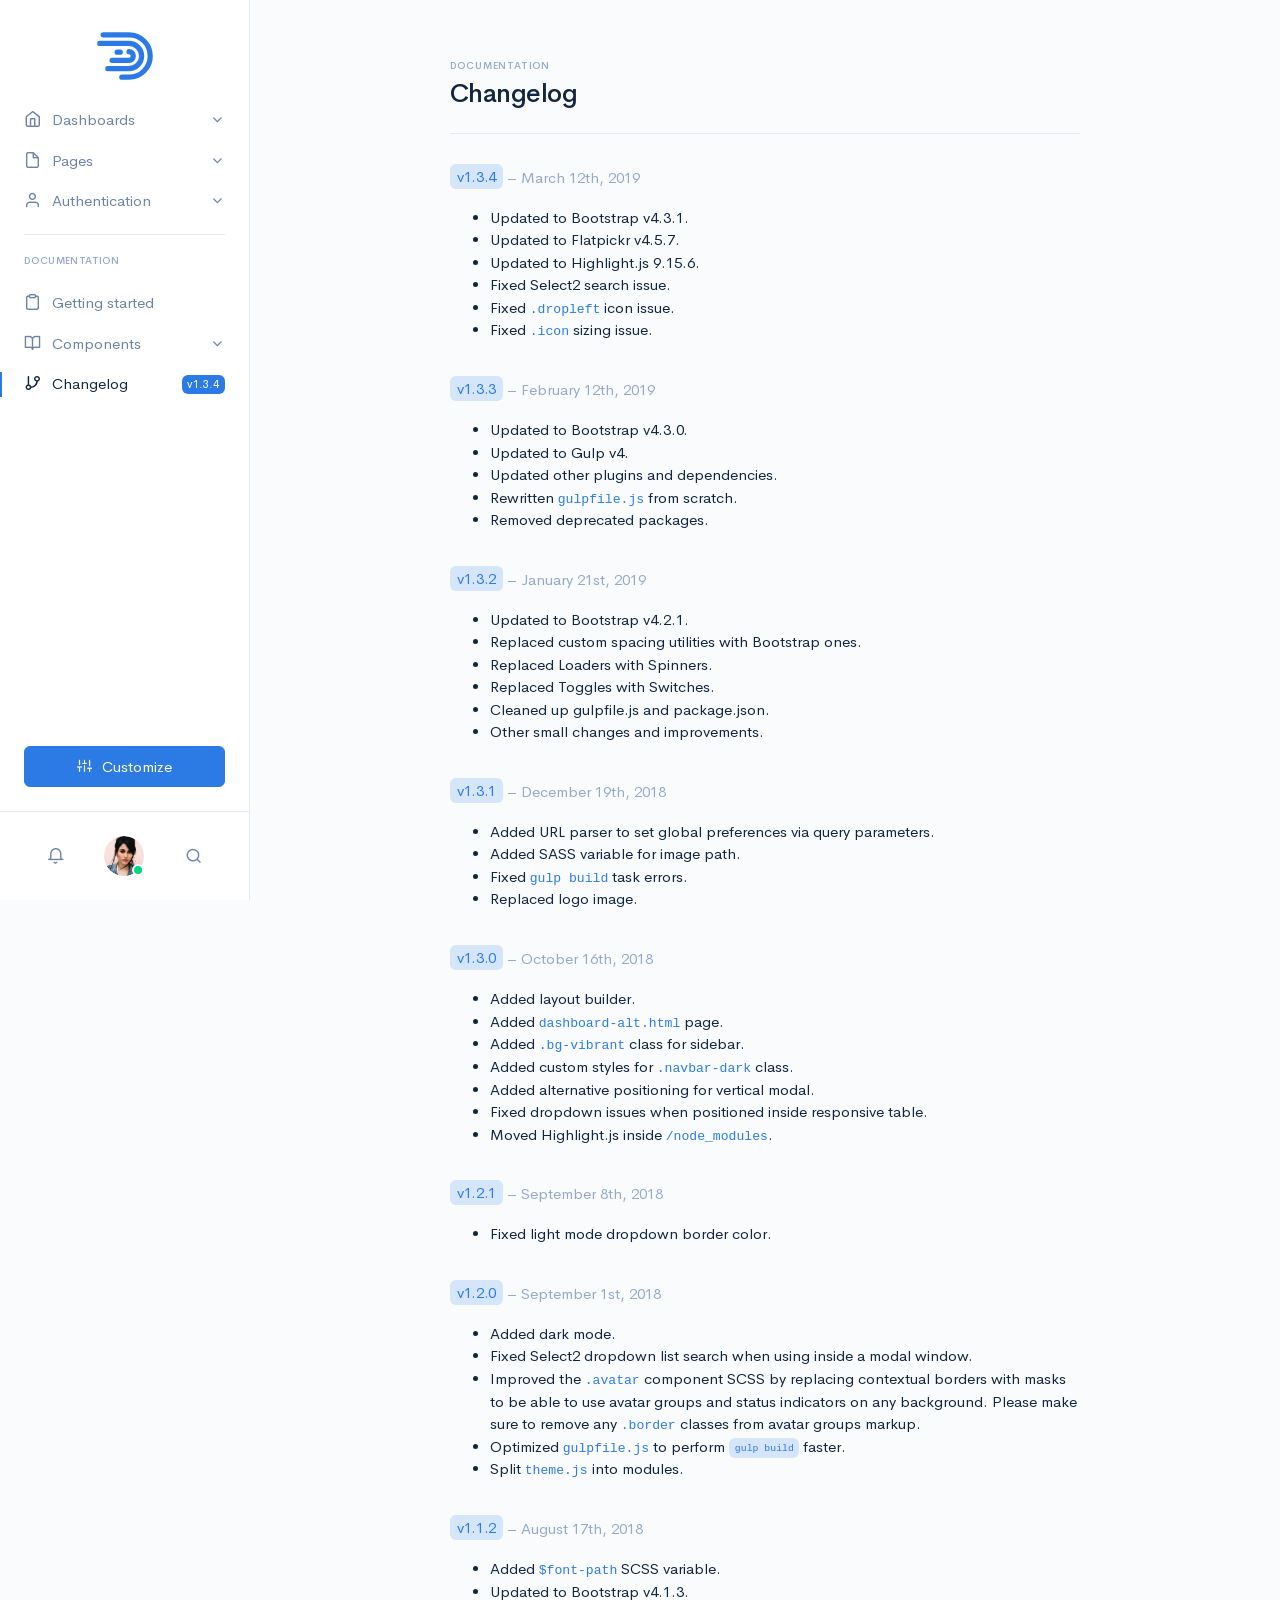
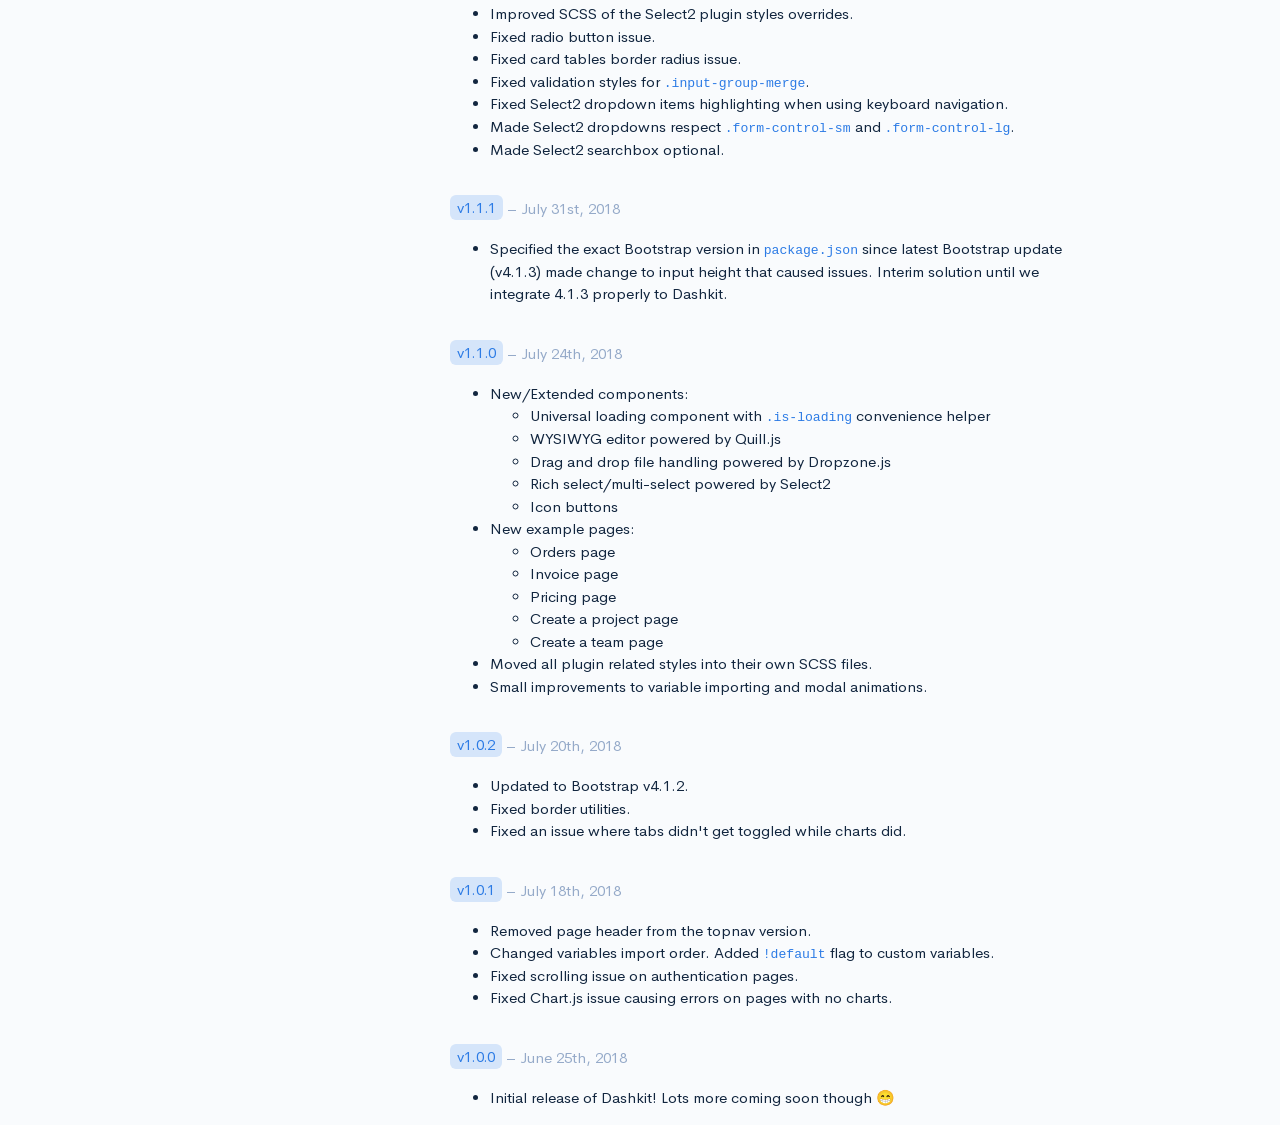
<file: changelog.html>
<!doctype html>
<html lang="en">
  <head>
    <meta charset="utf-8">
    <meta name="viewport" content="width=device-width, initial-scale=1, shrink-to-fit=no">
    <meta name="description" content="A fully featured admin theme which can be used to build CRM, CMS, etc.">

    <!-- Libs CSS -->
    <link rel="stylesheet" href="assets/fonts/feather/feather.min.css">
    <link rel="stylesheet" href="assets/libs/highlight.js/styles/vs2015.css">
    <link rel="stylesheet" href="assets/libs/quill/dist/quill.core.css">
    <link rel="stylesheet" href="assets/libs/select2/dist/css/select2.min.css">
    <link rel="stylesheet" href="assets/libs/flatpickr/dist/flatpickr.min.css">

    <!-- Theme CSS -->
      
    <link rel="stylesheet" href="assets/css/theme.min.css" id="stylesheetLight">

    <link rel="stylesheet" href="assets/css/theme-dark.min.css" id="stylesheetDark">

    <style>body { display: none; }</style>
    

    <title>Dashkit</title>
  </head>
  <body>

    <!-- MODALS
    ================================================== -->
    
    <!-- Modal: Demo -->
    <div class="modal fade fixed-right" id="modalDemo" tabindex="-1" role="dialog" aria-hidden="true">
      <div class="modal-dialog modal-dialog-vertical" role="document">
        <form class="modal-content" id="demoForm">
          <div class="modal-body">
        
            <!-- Close -->
            <a class="close" data-dismiss="modal" aria-label="Close">
              <span aria-hidden="true">&times;</span>
            </a>

            <div class="text-center">
              <img src="assets/img/illustrations/designer-life.svg" alt="..." class="img-fluid mb-3">
            </div>

            <h2 class="text-center mb-2">
              Make Dashkit Your Own
            </h2>

            <p class="text-center mb-4">
              Set preferences that will be cookied for your live preview demonstration.
            </p>

            <hr class="mb-4">

            <h4 class="mb-1">
              Color Scheme
            </h4>

            <p class="small text-muted mb-3">
              Overall light or dark presentation.
            </p>

            <div class="btn-group-toggle d-flex mb-4" data-toggle="buttons">
              <label class="btn btn-white active col">
                <input type="radio" name="colorScheme" id="colorSchemeLight" value="light" checked> <i class="fe fe-sun mr-2"></i> Light Mode
              </label>
              <label class="btn btn-white col ml-2">
                <input type="radio" name="colorScheme" id="colorSchemeDark" value="dark"> <i class="fe fe-moon mr-2"></i> Dark Mode
              </label>
            </div>

            <h4 class="mb-1">
              Navigation Position
            </h4>

            <p class="small text-muted mb-3">
              Select the primary navigation paradigm for your app.
            </p>

            <div class="btn-group-toggle d-flex mb-4" data-toggle="buttons">
              <label class="btn btn-white active col">
                <input type="radio" name="navPosition" id="navPositionSidenav" value="sidenav" checked> Sidenav
              </label>
              <label class="btn btn-white col ml-2">
                <input type="radio" name="navPosition" id="navPositionTopnav" value="topnav"> Topnav
              </label>
              <label class="btn btn-white col ml-2">
                <input type="radio" name="navPosition" id="navPositionCombo" value="combo"> Combo
              </label>
            </div>

            <h4 class="mb-1">
              Sidebar Color
            </h4>

            <p class="small text-muted mb-3">
              Usually dictated by the color scheme, but can be overriden. 
            </p>

            <div class="btn-group-toggle d-flex mb-4" data-toggle="buttons">
              <label class="btn btn-white active col">
                <input type="radio" name="sidebarColor" id="sidebarColorDefault" value="default" checked> Default
              </label>
              <label class="btn btn-white col ml-2">
                <input type="radio" name="sidebarColor" id="sidebarColorVibrant" value="vibrant"> Vibrant
              </label>
            </div>
      
          </div>
          <div class="modal-footer border-0">
        
            <button type="submit" class="btn btn-block btn-primary mt-auto">
              Preview
            </button>

          </div>
        </form>
      </div>
    </div>
    

    <!-- Modal: Members -->
    <div class="modal fade" id="modalMembers" tabindex="-1" role="dialog" aria-hidden="true">
      <div class="modal-dialog modal-dialog-centered" role="document">
        <div class="modal-content">
          <div class="modal-card card" data-toggle="lists" data-lists-values='["name"]'>
            <div class="card-header">
              <div class="row align-items-center">
                <div class="col">

                  <!-- Title -->
                  <h4 class="card-header-title" id="exampleModalCenterTitle">
                    Add a member
                  </h4>
              
                </div>
                <div class="col-auto">

                  <!-- Close -->
                  <button type="button" class="close" data-dismiss="modal" aria-label="Close">
                    <span aria-hidden="true">&times;</span>
                  </button>
              
                </div>
              </div> <!-- / .row -->
            </div>
            <div class="card-header">
          
              <!-- Form -->
              <form>
                <div class="input-group input-group-flush input-group-merge">
                  <input type="search" class="form-control form-control-prepended search" placeholder="Search">
                  <div class="input-group-prepend">
                    <div class="input-group-text">
                      <span class="fe fe-search"></span>
                    </div>
                  </div>
                </div>
              </form>

            </div>
            <div class="card-body">

              <!-- List group -->
              <ul class="list-group list-group-flush list my-n3">
                <li class="list-group-item px-0">
              
                  <div class="row align-items-center">
                    <div class="col-auto">
                  
                      <!-- Avatar -->
                      <a href="profile-posts.html" class="avatar">
                        <img src="assets/img/avatars/profiles/avatar-5.jpg" alt="..." class="avatar-img rounded-circle">
                      </a>

                    </div>
                    <div class="col ml-n2">

                      <!-- Title -->
                      <h4 class="mb-1 name">
                        <a href="profile-posts.html">Miyah Myles</a>
                      </h4>

                      <!-- Time -->
                      <p class="small mb-0">
                        <span class="text-success">●</span> Online
                      </p>
                  
                    </div>
                    <div class="col-auto">
                  
                      <!-- Button -->
                      <a href="#!" class="btn btn-sm btn-white">
                        Add
                      </a>

                    </div>
                  </div> <!-- / .row -->

                </li>
                <li class="list-group-item px-0">
              
                  <div class="row align-items-center">
                    <div class="col-auto">
                  
                      <!-- Avatar -->
                      <a href="profile-posts.html" class="avatar">
                        <img src="assets/img/avatars/profiles/avatar-6.jpg" alt="..." class="avatar-img rounded-circle">
                      </a>

                    </div>
                    <div class="col ml-n2">

                      <!-- Title -->
                      <h4 class="mb-1 name">
                        <a href="profile-posts.html">Ryu Duke</a>
                      </h4>

                      <!-- Time -->
                      <p class="small mb-0">
                        <span class="text-success">●</span> Online
                      </p>
                  
                    </div>
                    <div class="col-auto">
                  
                      <!-- Button -->
                      <a href="#!" class="btn btn-sm btn-white">
                        Add
                      </a>

                    </div>
                  </div> <!-- / .row -->

                </li>
                <li class="list-group-item px-0">
              
                  <div class="row align-items-center">
                    <div class="col-auto">
                  
                      <!-- Avatar -->
                      <a href="profile-posts.html" class="avatar">
                        <img src="assets/img/avatars/profiles/avatar-7.jpg" alt="..." class="avatar-img rounded-circle">
                      </a>

                    </div>
                    <div class="col ml-n2">

                      <!-- Title -->
                      <h4 class="mb-1 name">
                        <a href="profile-posts.html">Glen Rouse</a>
                      </h4>

                      <!-- Time -->
                      <p class="small mb-0">
                        <span class="text-warning">●</span> Busy
                      </p>
                  
                    </div>
                    <div class="col-auto">
                  
                      <!-- Button -->
                      <a href="#!" class="btn btn-sm btn-white">
                        Add
                      </a>

                    </div>
                  </div> <!-- / .row -->

                </li>
                <li class="list-group-item px-0">
              
                  <div class="row align-items-center">
                    <div class="col-auto">
                  
                      <!-- Avatar -->
                      <a href="profile-posts.html" class="avatar">
                        <img src="assets/img/avatars/profiles/avatar-8.jpg" alt="..." class="avatar-img rounded-circle">
                      </a>

                    </div>
                    <div class="col ml-n2">

                      <!-- Title -->
                      <h4 class="mb-1 name">
                        <a href="profile-posts.html">Grace Gross</a>
                      </h4>

                      <!-- Time -->
                      <p class="small mb-0">
                        <span class="text-danger">●</span> Offline
                      </p>
                  
                    </div>
                    <div class="col-auto">
                  
                      <!-- Button -->
                      <a href="#!" class="btn btn-sm btn-white">
                        Add
                      </a>

                    </div>
                  </div> <!-- / .row -->

                </li>
              </ul>

            </div>
          </div>
        </div>
      </div>
    </div>

    <!-- Modal: Search -->
    <div class="modal fade" id="sidebarModalSearch" tabindex="-1" role="dialog" aria-hidden="true">
      <div class="modal-dialog modal-dialog-vertical" role="document">
        <div class="modal-content">
          <div class="modal-body" data-toggle="lists" data-lists-values='["name"]'>
     
            <!-- Form -->
            <form class="mb-4">
              <div class="input-group input-group-merge">
                <input type="search" class="form-control form-control-prepended search" placeholder="Search">
                <div class="input-group-prepend">
                  <div class="input-group-text">
                    <span class="fe fe-search"></span>
                  </div>
                </div>
              </div>
            </form>

            <!-- List group -->
            <div class="my-n3">
              <div class="list-group list-group-flush list">
                <a href="team-overview.html" class="list-group-item px-0">
                  <div class="row align-items-center">
                    <div class="col-auto">
                  
                      <!-- Avatar -->
                      <div class="avatar">
                        <img src="assets/img/avatars/teams/team-logo-1.jpg" alt="..." class="avatar-img rounded">
                      </div>

                    </div>
                    <div class="col ml-n2">

                      <!-- Title -->
                      <h4 class="text-body mb-1 name">
                        Airbnb
                      </h4>

                      <!-- Time -->
                      <p class="small text-muted mb-0">
                        <span class="fe fe-clock"></span> <time datetime="2018-05-24">Updated 2hr ago</time>
                      </p>
                  
                    </div>
                  </div> <!-- / .row -->
                </a>
                <a href="team-overview.html" class="list-group-item px-0">
                  <div class="row align-items-center">
                    <div class="col-auto">
                  
                      <!-- Avatar -->
                      <div class="avatar">
                        <img src="assets/img/avatars/teams/team-logo-2.jpg" alt="..." class="avatar-img rounded">
                      </div>

                    </div>
                    <div class="col ml-n2">

                      <!-- Title -->
                      <h4 class="text-body mb-1 name">
                        Medium Corporation
                      </h4>

                      <!-- Time -->
                      <p class="small text-muted mb-0">
                        <span class="fe fe-clock"></span> <time datetime="2018-05-24">Updated 2hr ago</time>
                      </p>
                  
                    </div>
                  </div> <!-- / .row -->
                </a>
                <a href="project-overview.html" class="list-group-item px-0">

                  <div class="row align-items-center">
                    <div class="col-auto">
                  
                      <!-- Avatar -->
                      <div class="avatar avatar-4by3">
                        <img src="assets/img/avatars/projects/project-1.jpg" alt="..." class="avatar-img rounded">
                      </div>

                    </div>
                    <div class="col ml-n2">

                      <!-- Title -->
                      <h4 class="text-body mb-1 name">
                        Homepage Redesign
                      </h4>

                      <!-- Time -->
                      <p class="small text-muted mb-0">
                        <span class="fe fe-clock"></span> <time datetime="2018-05-24">Updated 4hr ago</time>
                      </p>
                  
                    </div>
                  </div> <!-- / .row -->

                </a>
                <a href="project-overview.html" class="list-group-item px-0">

                  <div class="row align-items-center">
                    <div class="col-auto">
                  
                      <!-- Avatar -->
                      <div class="avatar avatar-4by3">
                        <img src="assets/img/avatars/projects/project-2.jpg" alt="..." class="avatar-img rounded">
                      </div>

                    </div>
                    <div class="col ml-n2">

                      <!-- Title -->
                      <h4 class="text-body mb-1 name">
                        Travels & Time
                      </h4>

                      <!-- Time -->
                      <p class="small text-muted mb-0">
                        <span class="fe fe-clock"></span> <time datetime="2018-05-24">Updated 4hr ago</time>
                      </p>
                  
                    </div>
                  </div> <!-- / .row -->

                </a>
                <a href="project-overview.html" class="list-group-item px-0">

                  <div class="row align-items-center">
                    <div class="col-auto">
                  
                      <!-- Avatar -->
                      <div class="avatar avatar-4by3">
                        <img src="assets/img/avatars/projects/project-3.jpg" alt="..." class="avatar-img rounded">
                      </div>

                    </div>
                    <div class="col ml-n2">

                      <!-- Title -->
                      <h4 class="text-body mb-1 name">
                        Safari Exploration
                      </h4>

                      <!-- Time -->
                      <p class="small text-muted mb-0">
                        <span class="fe fe-clock"></span> <time datetime="2018-05-24">Updated 4hr ago</time>
                      </p>
                  
                    </div>
                  </div> <!-- / .row -->
            
                </a>
                <a href="profile-posts.html" class="list-group-item px-0">
            
                  <div class="row align-items-center">
                    <div class="col-auto">
                  
                      <!-- Avatar -->
                      <div class="avatar">
                        <img src="assets/img/avatars/profiles/avatar-1.jpg" alt="..." class="avatar-img rounded-circle">
                      </div>

                    </div>
                    <div class="col ml-n2">
                  
                      <!-- Title -->
                      <h4 class="text-body mb-1 name">
                        Dianna Smiley
                      </h4>

                      <!-- Status -->
                      <p class="text-body small mb-0">
                        <span class="text-success">●</span> Online
                      </p>

                    </div>
                  </div> <!-- / .row -->

                </a>
                <a href="profile-posts.html" class="list-group-item px-0">

                  <div class="row align-items-center">
                    <div class="col-auto">
                  
                      <!-- Avatar -->
                      <div class="avatar">
                        <img src="assets/img/avatars/profiles/avatar-2.jpg" alt="..." class="avatar-img rounded-circle">
                      </div>

                    </div>
                    <div class="col ml-n2">
                  
                      <!-- Title -->
                      <h4 class="text-body mb-1 name">
                        Ab Hadley
                      </h4>

                      <!-- Status -->
                      <p class="text-body small mb-0">
                        <span class="text-danger">●</span> Offline
                      </p>

                    </div>
                  </div> <!-- / .row -->
            
                </a>
              </div>
            </div>
      
          </div>
        </div>
      </div>
    </div>

    <!-- Modal: Activity -->
    <div class="modal fade" id="sidebarModalActivity" tabindex="-1" role="dialog" aria-hidden="true">
      <div class="modal-dialog modal-dialog-vertical" role="document">
        <div class="modal-content">
          <div class="modal-header">

            <!-- Title -->
            <h4 class="modal-title">
              Notifications
            </h4>

            <!-- Close -->
            <button type="button" class="close" data-dismiss="modal" aria-label="Close">
              <span aria-hidden="true">
                &times;
              </span>
            </button>
        
          </div>
          <div class="modal-body">

            <!-- List group -->
            <div class="list-group list-group-flush my-n3">
              <a class="list-group-item px-0" href="#!">
          
                <div class="row">
                  <div class="col-auto">
                
                    <!-- Avatar -->
                    <div class="avatar avatar-sm">
                      <img src="assets/img/avatars/profiles/avatar-1.jpg" alt="..." class="avatar-img rounded-circle">
                    </div>

                  </div>
                  <div class="col ml-n2">
                
                    <!-- Content -->
                    <div class="small text-muted">
                      <strong class="text-body">Dianna Smiley</strong> shared your post with <strong class="text-body">Ab Hadley</strong>, <strong class="text-body">Adolfo Hess</strong>, and <strong class="text-body">3 others</strong>.
                    </div>

                  </div>
                  <div class="col-auto">

                    <small class="text-muted">
                      2m
                    </small>
                
                  </div>
                </div> <!-- / .row -->

              </a>
              <a class="list-group-item px-0" href="#!">

                <div class="row">
                  <div class="col-auto">
                
                    <!-- Avatar -->
                    <div class="avatar avatar-sm">
                      <img src="assets/img/avatars/profiles/avatar-2.jpg" alt="..." class="avatar-img rounded-circle">
                    </div>

                  </div>
                  <div class="col ml-n2">
                
                    <!-- Content -->
                    <div class="small text-muted">
                      <strong class="text-body">Ab Hadley</strong> reacted to your post with a 😍
                    </div>

                  </div>
                  <div class="col-auto">

                    <small class="text-muted">
                      2m
                    </small>
                
                  </div>
                </div> <!-- / .row -->

              </a>
              <a class="list-group-item px-0" href="#!">

                <div class="row">
                  <div class="col-auto">
                
                    <!-- Avatar -->
                    <div class="avatar avatar-sm">
                      <img src="assets/img/avatars/profiles/avatar-3.jpg" alt="..." class="avatar-img rounded-circle">
                    </div>

                  </div>
                  <div class="col ml-n2">
                
                    <!-- Content -->
                    <div class="small text-muted">
                      <strong class="text-body">Adolfo Hess</strong> commented <blockquote class="text-body">“I don’t think this really makes sense to do without approval from Johnathan since he’s the one...” </blockquote>
                    </div>

                  </div>
                  <div class="col-auto">

                    <small class="text-muted">
                      2m
                    </small>
                
                  </div>
                </div> <!-- / .row -->

              </a>
              <a class="list-group-item px-0" href="#!">

                <div class="row">
                  <div class="col-auto">
                
                    <!-- Avatar -->
                    <div class="avatar avatar-sm">
                      <img src="assets/img/avatars/profiles/avatar-4.jpg" alt="..." class="avatar-img rounded-circle">
                    </div>

                  </div>
                  <div class="col ml-n2">
                
                    <!-- Content -->
                    <div class="small text-muted">
                      <strong class="text-body">Daniela Dewitt</strong> subscribed to you.
                    </div>

                  </div>
                  <div class="col-auto">

                    <small class="text-muted">
                      2m
                    </small>
                
                  </div>
                </div> <!-- / .row -->

              </a>
              <a class="list-group-item px-0" href="#!">

                <div class="row">
                  <div class="col-auto">
                
                    <!-- Avatar -->
                    <div class="avatar avatar-sm">
                      <img src="assets/img/avatars/profiles/avatar-5.jpg" alt="..." class="avatar-img rounded-circle">
                    </div>

                  </div>
                  <div class="col ml-n2">
                
                    <!-- Content -->
                    <div class="small text-muted">
                      <strong class="text-body">Miyah Myles</strong> shared your post with <strong class="text-body">Ryu Duke</strong>, <strong class="text-body">Glen Rouse</strong>, and <strong class="text-body">3 others</strong>.
                    </div>

                  </div>
                  <div class="col-auto">

                    <small class="text-muted">
                      2m
                    </small>
                
                  </div>
                </div> <!-- / .row -->

              </a>
              <a class="list-group-item px-0" href="#!">

                <div class="row">
                  <div class="col-auto">
                
                    <!-- Avatar -->
                    <div class="avatar avatar-sm">
                      <img src="assets/img/avatars/profiles/avatar-6.jpg" alt="..." class="avatar-img rounded-circle">
                    </div>

                  </div>
                  <div class="col ml-n2">
                
                    <!-- Content -->
                    <div class="small text-muted">
                      <strong class="text-body">Ryu Duke</strong> reacted to your post with a 😍
                    </div>

                  </div>
                  <div class="col-auto">

                    <small class="text-muted">
                      2m
                    </small>
                
                  </div>
                </div> <!-- / .row -->

              </a>
              <a class="list-group-item px-0" href="#!">

                <div class="row">
                  <div class="col-auto">
                
                    <!-- Avatar -->
                    <div class="avatar avatar-sm">
                      <img src="assets/img/avatars/profiles/avatar-7.jpg" alt="..." class="avatar-img rounded-circle">
                    </div>

                  </div>
                  <div class="col ml-n2">
                
                    <!-- Content -->
                    <div class="small text-muted">
                      <strong class="text-body">Glen Rouse</strong> commented <blockquote class="text-body">“I don’t think this really makes sense to do without approval from Johnathan since he’s the one...” </blockquote>
                    </div>

                  </div>
                  <div class="col-auto">

                    <small class="text-muted">
                      2m
                    </small>
                
                  </div>
                </div> <!-- / .row -->

              </a>
              <a class="list-group-item px-0" href="#!">

                <div class="row">
                  <div class="col-auto">
                
                    <!-- Avatar -->
                    <div class="avatar avatar-sm">
                      <img src="assets/img/avatars/profiles/avatar-8.jpg" alt="..." class="avatar-img rounded-circle">
                    </div>

                  </div>
                  <div class="col ml-n2">
                
                    <!-- Content -->
                    <div class="small text-muted">
                      <strong class="text-body">Grace Gross</strong> subscribed to you.
                    </div>

                  </div>
                  <div class="col-auto">

                    <small class="text-muted">
                      2m
                    </small>
                
                  </div>
                </div> <!-- / .row -->

              </a>
            </div>

          </div>
        </div>
      </div>
    </div>

    <!-- NAVIGATION
    ================================================== -->
    
      <nav class="navbar navbar-vertical fixed-left navbar-expand-md navbar-light" id="sidebar">
        <div class="container-fluid">

          <!-- Toggler -->
          <button class="navbar-toggler" type="button" data-toggle="collapse" data-target="#sidebarCollapse" aria-controls="sidebarCollapse" aria-expanded="false" aria-label="Toggle navigation">
            <span class="navbar-toggler-icon"></span>
          </button>

          <!-- Brand -->
          <a class="navbar-brand" href="index.html">
            <img src="assets/img/logo.svg" class="navbar-brand-img 
            mx-auto" alt="...">
          </a>

          <!-- User (xs) -->
          <div class="navbar-user d-md-none">

            <!-- Dropdown -->
            <div class="dropdown">
        
              <!-- Toggle -->
              <a href="#" id="sidebarIcon" class="dropdown-toggle" role="button" data-toggle="dropdown" aria-haspopup="true" aria-expanded="false">
                <div class="avatar avatar-sm avatar-online">
                  <img src="assets/img/avatars/profiles/avatar-1.jpg" class="avatar-img rounded-circle" alt="...">
                </div>
              </a>

              <!-- Menu -->
              <div class="dropdown-menu dropdown-menu-right" aria-labelledby="sidebarIcon">
                <a href="profile-posts.html" class="dropdown-item">Profile</a>
                <a href="settings.html" class="dropdown-item">Settings</a>
                <hr class="dropdown-divider">
                <a href="sign-in.html" class="dropdown-item">Logout</a>
              </div>

            </div>

          </div>

          <!-- Collapse -->
          <div class="collapse navbar-collapse" id="sidebarCollapse">

            <!-- Form -->
            <form class="mt-4 mb-3 d-md-none">
              <div class="input-group input-group-rounded input-group-merge">
                <input type="search" class="form-control form-control-rounded form-control-prepended" placeholder="Search" aria-label="Search">
                <div class="input-group-prepend">
                  <div class="input-group-text">
                    <span class="fe fe-search"></span>
                  </div>
                </div>
              </div>
            </form>
      
            <!-- Navigation -->
            <ul class="navbar-nav">
              <li class="nav-item">
                <a class="nav-link" href="#sidebarDashboards" data-toggle="collapse" role="button" aria-expanded="false" aria-controls="sidebarDashboards">
                  <i class="fe fe-home"></i> Dashboards
                </a>
                <div class="collapse " id="sidebarDashboards">
                  <ul class="nav nav-sm flex-column">
                    <li class="nav-item">
                      <a href="index.html" class="nav-link ">
                        Default
                      </a>
                    </li>
                    <li class="nav-item">
                      <a href="dashboard-alt.html" class="nav-link ">
                        Alternative <span class="badge badge-soft-success ml-auto">New</span>
                      </a>
                    </li>
                  </ul>
                </div>
              </li>
              <li class="nav-item">
                <a class="nav-link" href="#sidebarPages" data-toggle="collapse" role="button" aria-expanded="false" aria-controls="sidebarPages">
                  <i class="fe fe-file"></i> Pages
                </a>
                <div class="collapse " id="sidebarPages">
                  <ul class="nav nav-sm flex-column">
                    <li class="nav-item">
                      <a href="#sidebarProfile" class="nav-link" data-toggle="collapse" role="button" aria-expanded="false" aria-controls="sidebarProfile">
                        Profile
                      </a>
                      <div class="collapse " id="sidebarProfile">
                        <ul class="nav nav-sm flex-column">
                          <li class="nav-item">
                            <a href="profile-posts.html" class="nav-link ">
                              Posts
                            </a>
                          </li>
                          <li class="nav-item">
                            <a href="profile-groups.html" class="nav-link ">
                              Groups
                            </a>
                          </li>
                          <li class="nav-item">
                            <a href="profile-projects.html" class="nav-link ">
                              Projects
                            </a>
                          </li>
                          <li class="nav-item">
                            <a href="profile-files.html" class="nav-link ">
                              Files
                            </a>
                          </li>
                            <li class="nav-item">
                            <a href="profile-subscribers.html" class="nav-link ">
                              Subscribers
                            </a>
                          </li>
                        </ul>
                      </div>
                    </li>
                    <li class="nav-item">
                      <a href="#sidebarProject" class="nav-link" data-toggle="collapse" role="button" aria-expanded="false" aria-controls="sidebarProject">
                        Project
                      </a>
                      <div class="collapse " id="sidebarProject">
                        <ul class="nav nav-sm flex-column">
                          <li class="nav-item">
                            <a href="project-overview.html" class="nav-link ">
                              Overview
                            </a>
                          </li>
                          <li class="nav-item">
                            <a href="project-files.html" class="nav-link ">
                              Files
                            </a>
                          </li>
                          <li class="nav-item">
                            <a href="project-reports.html" class="nav-link ">
                              Reports
                            </a>
                          </li>
                          <li class="nav-item">
                            <a href="project-new.html" class="nav-link ">
                              New project
                            </a>
                          </li>
                        </ul>
                      </div>
                    </li>
                    <li class="nav-item">
                      <a href="#sidebarTeam" class="nav-link" data-toggle="collapse" role="button" aria-expanded="false" aria-controls="sidebarTeam">
                        Team
                      </a>
                      <div class="collapse " id="sidebarTeam">
                        <ul class="nav nav-sm flex-column">
                          <li class="nav-item">
                            <a href="team-overview.html" class="nav-link ">
                              Overview
                            </a>
                          </li>
                          <li class="nav-item">
                            <a href="team-projects.html" class="nav-link ">
                              Projects
                            </a>
                          </li>
                          <li class="nav-item">
                            <a href="team-members.html" class="nav-link ">
                              Members
                            </a>
                          </li>
                          <li class="nav-item">
                            <a href="team-new.html" class="nav-link ">
                              New team
                            </a>
                          </li>
                        </ul>
                      </div>
                    </li>
                    <li class="nav-item">
                      <a href="orders.html" class="nav-link ">
                        Orders
                      </a>
                    </li>
                    <li class="nav-item">
                      <a href="feed.html" class="nav-link ">
                        Feed
                      </a>
                    </li>
                    <li class="nav-item">
                      <a href="settings.html" class="nav-link ">
                        Settings
                      </a>
                    </li>
                    <li class="nav-item">
                      <a href="invoice.html" class="nav-link ">
                        Invoice
                      </a>
                    </li>
                    <li class="nav-item">
                      <a href="pricing.html" class="nav-link ">
                        Pricing
                      </a>
                    </li>
                  </ul>
                </div>
              </li>
              <li class="nav-item">
                <a class="nav-link" href="#sidebarAuth" data-toggle="collapse" role="button" aria-expanded="false" aria-controls="sidebarAuth">
                  <i class="fe fe-user"></i> Authentication
                </a>
                <div class="collapse" id="sidebarAuth">
                  <ul class="nav nav-sm flex-column">
                    <li class="nav-item">
                      <a href="#sidebarSignIn" class="nav-link" data-toggle="collapse" role="button" aria-expanded="false" aria-controls="sidebarSignIn">
                        Sign in
                      </a>
                      <div class="collapse" id="sidebarSignIn">
                        <ul class="nav nav-sm flex-column">
                          <li class="nav-item">
                            <a href="sign-in-cover.html" class="nav-link">
                              Cover
                            </a>
                          </li>
                          <li class="nav-item">
                            <a href="sign-in-illustration.html" class="nav-link">
                              Illustration
                            </a>
                          </li>
                          <li class="nav-item">
                            <a href="sign-in.html" class="nav-link">
                              Basic
                            </a>
                          </li>
                        </ul>
                      </div>
                    </li>
                    <li class="nav-item">
                      <a href="#sidebarSignUp" class="nav-link" data-toggle="collapse" role="button" aria-expanded="false" aria-controls="sidebarSignUp">
                        Sign up
                      </a>
                      <div class="collapse" id="sidebarSignUp">
                        <ul class="nav nav-sm flex-column">
                          <li class="nav-item">
                            <a href="sign-up-cover.html" class="nav-link">
                              Cover
                            </a>
                          </li>
                          <li class="nav-item">
                            <a href="sign-up-illustration.html" class="nav-link">
                              Illustration
                            </a>
                          </li>
                          <li class="nav-item">
                            <a href="sign-up.html" class="nav-link">
                              Basic
                            </a>
                          </li>
                        </ul>
                      </div>
                    </li>
                    <li class="nav-item">
                      <a href="#sidebarPassword" class="nav-link" data-toggle="collapse" role="button" aria-expanded="false" aria-controls="sidebarPassword">
                        Password reset
                      </a>
                      <div class="collapse" id="sidebarPassword">
                        <ul class="nav nav-sm flex-column">
                          <li class="nav-item">
                            <a href="password-reset-cover.html" class="nav-link">
                              Cover
                            </a>
                          </li>
                          <li class="nav-item">
                            <a href="password-reset-illustration.html" class="nav-link">
                              Illustration
                            </a>
                          </li>
                          <li class="nav-item">
                            <a href="password-reset.html" class="nav-link">
                              Basic
                            </a>
                          </li>
                        </ul>
                      </div>
                    </li>
                    <li class="nav-item">
                      <a href="#sidebarError" class="nav-link" data-toggle="collapse" role="button" aria-expanded="false" aria-controls="sidebarError">
                        Error
                      </a>
                      <div class="collapse" id="sidebarError">
                        <ul class="nav nav-sm flex-column">
                          <li class="nav-item">
                            <a href="error-illustration.html" class="nav-link">
                              Illustration
                            </a>
                          </li>
                          <li class="nav-item">
                            <a href="error.html" class="nav-link">
                              Basic
                            </a>
                          </li>
                        </ul>
                      </div>
                    </li>
                  </ul>
                </div>
              </li>
              <li class="nav-item d-md-none">
                <a class="nav-link" href="#sidebarModalActivity" data-toggle="modal">
                 <span class="fe fe-bell"></span> Notifications
                </a>
              </li>
            </ul>

            <!-- Divider -->
            <hr class="navbar-divider my-3">

            <!-- Heading -->
            <h6 class="navbar-heading">
              Documentation
            </h6>

            <!-- Navigation -->
            <ul class="navbar-nav mb-md-4">
              <li class="nav-item">
                <a class="nav-link " href="getting-started.html">
                  <i class="fe fe-clipboard"></i> Getting started
                </a>
              </li>
              <li class="nav-item dropdown">
                <a class="nav-link" href="#sidebarComponents" data-toggle="collapse" role="button" aria-expanded="false" aria-controls="sidebarComponents">
                  <i class="fe fe-book-open"></i> Components
                </a>
                <div class="collapse " id="sidebarComponents">
                  <ul class="nav nav-sm flex-column">
                    <li class="nav-item">
                      <a href="components.html#alerts" class="nav-link">
                        Alerts
                      </a>
                    </li>
                    <li class="nav-item">
                      <a href="components.html#avatars" class="nav-link">
                        Avatars
                      </a>
                    </li>
                    <li class="nav-item">
                      <a href="components.html#badges" class="nav-link">
                        Badges
                      </a>
                    </li>
                    <li class="nav-item">
                      <a href="components.html#breadcrumb" class="nav-link">
                        Breadcrumb
                      </a>
                    </li>
                    <li class="nav-item">
                      <a href="components.html#buttons" class="nav-link">
                        Buttons
                      </a>
                    </li>
                    <li class="nav-item">
                      <a href="components.html#button-group" class="nav-link">
                        Button group
                      </a>
                    </li>
                    <li class="nav-item">
                      <a href="components.html#cards" class="nav-link">
                        Cards
                      </a>
                    </li>
                    <li class="nav-item">
                      <a href="components.html#charts" class="nav-link">
                        Charts
                      </a>
                    </li>
                    <li class="nav-item">
                      <a href="components.html#dropdowns" class="nav-link">
                        Dropdowns
                      </a>
                    </li>
                    <li class="nav-item">
                      <a href="components.html#forms" class="nav-link">
                        Forms
                      </a>
                    </li>
                    <li class="nav-item">
                      <a href="components.html#icons" class="nav-link">
                        Icons
                      </a>
                    </li>
                    <li class="nav-item">
                      <a href="components.html#lists" class="nav-link">
                        Lists
                      </a>
                    </li>
                    <li class="nav-item">
                      <a href="components.html#modal" class="nav-link">
                        Modal
                      </a>
                    </li>
                    <li class="nav-item">
                      <a href="components.html#navs" class="nav-link">
                        Navs
                      </a>
                    </li>
                    <li class="nav-item">
                      <a href="components.html#navbarExample" class="nav-link">
                        Navbar
                      </a>
                    </li>
                    <li class="nav-item">
                      <a href="components.html#page-headers" class="nav-link">
                        Page headers
                      </a>
                    </li>
                    <li class="nav-item">
                      <a href="components.html#pagination" class="nav-link">
                        Pagination
                      </a>
                    </li>
                    <li class="nav-item">
                      <a href="components.html#popovers" class="nav-link">
                        Popovers
                      </a>
                    </li>
                    <li class="nav-item">
                      <a href="components.html#progress" class="nav-link">
                        Progress
                      </a>
                    </li>
                    <li class="nav-item">
                      <a href="components.html#social-posts" class="nav-link">
                        Social post
                      </a>
                    </li>
                    <li class="nav-item">
                      <a href="components.html#spinners" class="nav-link">
                        Spinners
                      </a>
                    </li>
                    <li class="nav-item">
                      <a href="components.html#tables" class="nav-link">
                        Tables
                      </a>
                    </li>
                    <li class="nav-item">
                      <a href="components.html#toasts" class="nav-link">
                        Toasts
                      </a>
                    </li>
                    <li class="nav-item">
                      <a href="components.html#tooltips" class="nav-link">
                        Tooltips
                      </a>
                    </li>
                    <li class="nav-item">
                      <a href="components.html#typography" class="nav-link">
                        Typography
                      </a>
                    </li>
                    <li class="nav-item">
                      <a href="components.html#utilities" class="nav-link">
                        Utilities
                      </a>
                    </li>
                  </ul>
                </div>
              </li>
              <li class="nav-item">
                <a class="nav-link active" href="changelog.html">
                  <i class="fe fe-git-branch"></i> Changelog <span class="badge badge-primary ml-auto">v1.3.4</span>
                </a>
              </li>
            </ul>
      
            <!-- Push content down -->
            <div class="mt-auto"></div>
      
            
            <!-- Customize -->
            <a href="#modalDemo" class="btn btn-block btn-primary mb-4" data-toggle="modal">
              <i class="fe fe-sliders mr-2"></i> Customize
            </a>
            
      
            
            <!-- User (md) -->
            <div class="navbar-user d-none d-md-flex" id="sidebarUser">
        
              <!-- Icon -->
              <a href="#sidebarModalActivity" class="navbar-user-link" data-toggle="modal">
                <span class="icon">
                  <i class="fe fe-bell"></i>
                </span>
              </a>

              <!-- Dropup -->
              <div class="dropup">
          
                <!-- Toggle -->
                <a href="#" id="sidebarIconCopy" class="dropdown-toggle" role="button" data-toggle="dropdown" aria-haspopup="true" aria-expanded="false">
                  <div class="avatar avatar-sm avatar-online">
                    <img src="assets/img/avatars/profiles/avatar-1.jpg" class="avatar-img rounded-circle" alt="...">
                  </div>
                </a>

                <!-- Menu -->
                <div class="dropdown-menu" aria-labelledby="sidebarIconCopy">
                  <a href="profile-posts.html" class="dropdown-item">Profile</a>
                  <a href="settings.html" class="dropdown-item">Settings</a>
                  <hr class="dropdown-divider">
                  <a href="sign-in.html" class="dropdown-item">Logout</a>
                </div>

              </div>

              <!-- Icon -->
              <a href="#sidebarModalSearch" class="navbar-user-link" data-toggle="modal">
                <span class="icon">
                  <i class="fe fe-search"></i>
                </span>
              </a>

            </div>
            

          </div> <!-- / .navbar-collapse -->

        </div>
      </nav>
    
    
      <nav class="navbar navbar-expand-lg navbar-light" id="topnav">
        <div class="container">

          <!-- Toggler -->
          <button class="navbar-toggler mr-auto" type="button" data-toggle="collapse" data-target="#navbar" aria-controls="navbar" aria-expanded="false" aria-label="Toggle navigation">
            <span class="navbar-toggler-icon"></span>
          </button>

          <!-- Brand -->
          <a class="navbar-brand mr-auto" href="index.html">
            <img src="assets/img/logo.svg" alt="..." class="navbar-brand-img">
          </a>

          <!-- Form -->
          <form class="form-inline mr-4 d-none d-lg-flex">
            <div class="input-group input-group-rounded input-group-merge" data-toggle="lists" data-lists-values='["name"]'>

              <!-- Input -->
              <input type="search" class="form-control form-control-prepended  dropdown-toggle search" data-toggle="dropdown" placeholder="Search" aria-label="Search">
              <div class="input-group-prepend">
                <div class="input-group-text">
                  <i class="fe fe-search"></i>
                </div>
              </div>

              <!-- Menu -->
              <div class="dropdown-menu dropdown-menu-card">
                <div class="card-body">

                  <!-- List group -->
                  <div class="list-group list-group-flush list my-n3">
                    <a href="team-overview.html" class="list-group-item px-0">
                      <div class="row align-items-center">
                        <div class="col-auto">
                    
                          <!-- Avatar -->
                          <div class="avatar">
                            <img src="assets/img/avatars/teams/team-logo-1.jpg" alt="..." class="avatar-img rounded">
                          </div>

                        </div>
                        <div class="col ml-n2">

                          <!-- Title -->
                          <h4 class="text-body mb-1 name">
                            Airbnb
                          </h4>

                          <!-- Time -->
                          <p class="small text-muted mb-0">
                            <span class="fe fe-clock"></span> <time datetime="2018-05-24">Updated 2hr ago</time>
                          </p>
                    
                        </div>
                      </div> <!-- / .row -->
                    </a>
                    <a href="team-overview.html" class="list-group-item px-0">
                      <div class="row align-items-center">
                        <div class="col-auto">
                    
                          <!-- Avatar -->
                          <div class="avatar">
                            <img src="assets/img/avatars/teams/team-logo-2.jpg" alt="..." class="avatar-img rounded">
                          </div>

                        </div>
                        <div class="col ml-n2">

                          <!-- Title -->
                          <h4 class="text-body mb-1 name">
                            Medium Corporation
                          </h4>

                          <!-- Time -->
                          <p class="small text-muted mb-0">
                            <span class="fe fe-clock"></span> <time datetime="2018-05-24">Updated 2hr ago</time>
                          </p>
                    
                        </div>
                      </div> <!-- / .row -->
                    </a>
                    <a href="project-overview.html" class="list-group-item px-0">

                      <div class="row align-items-center">
                        <div class="col-auto">
                    
                          <!-- Avatar -->
                          <div class="avatar avatar-4by3">
                            <img src="assets/img/avatars/projects/project-1.jpg" alt="..." class="avatar-img rounded">
                          </div>

                        </div>
                        <div class="col ml-n2">

                          <!-- Title -->
                          <h4 class="text-body mb-1 name">
                            Homepage Redesign
                          </h4>

                          <!-- Time -->
                          <p class="small text-muted mb-0">
                            <span class="fe fe-clock"></span> <time datetime="2018-05-24">Updated 4hr ago</time>
                          </p>
                    
                        </div>
                      </div> <!-- / .row -->

                    </a>
                    <a href="project-overview.html" class="list-group-item px-0">

                      <div class="row align-items-center">
                        <div class="col-auto">
                    
                          <!-- Avatar -->
                          <div class="avatar avatar-4by3">
                            <img src="assets/img/avatars/projects/project-2.jpg" alt="..." class="avatar-img rounded">
                          </div>

                        </div>
                        <div class="col ml-n2">

                          <!-- Title -->
                          <h4 class="text-body mb-1 name">
                            Travels & Time
                          </h4>

                          <!-- Time -->
                          <p class="small text-muted mb-0">
                            <span class="fe fe-clock"></span> <time datetime="2018-05-24">Updated 4hr ago</time>
                          </p>
                    
                        </div>
                      </div> <!-- / .row -->

                    </a>
                    <a href="project-overview.html" class="list-group-item px-0">

                      <div class="row align-items-center">
                        <div class="col-auto">
                    
                          <!-- Avatar -->
                          <div class="avatar avatar-4by3">
                            <img src="assets/img/avatars/projects/project-3.jpg" alt="..." class="avatar-img rounded">
                          </div>

                        </div>
                        <div class="col ml-n2">

                          <!-- Title -->
                          <h4 class="text-body mb-1 name">
                            Safari Exploration
                          </h4>

                          <!-- Time -->
                          <p class="small text-muted mb-0">
                            <span class="fe fe-clock"></span> <time datetime="2018-05-24">Updated 4hr ago</time>
                          </p>
                    
                        </div>
                      </div> <!-- / .row -->
              
                    </a>
                    <a href="profile-posts.html" class="list-group-item px-0">
              
                      <div class="row align-items-center">
                        <div class="col-auto">
                    
                          <!-- Avatar -->
                          <div class="avatar">
                            <img src="assets/img/avatars/profiles/avatar-1.jpg" alt="..." class="avatar-img rounded-circle">
                          </div>

                        </div>
                        <div class="col ml-n2">
                    
                          <!-- Title -->
                          <h4 class="text-body mb-1 name">
                            Dianna Smiley
                          </h4>

                          <!-- Status -->
                          <p class="text-body small mb-0">
                            <span class="text-success">●</span> Online
                          </p>

                        </div>
                      </div> <!-- / .row -->

                    </a>
                    <a href="profile-posts.html" class="list-group-item px-0">

                      <div class="row align-items-center">
                        <div class="col-auto">
                    
                          <!-- Avatar -->
                          <div class="avatar">
                            <img src="assets/img/avatars/profiles/avatar-2.jpg" alt="..." class="avatar-img rounded-circle">
                          </div>

                        </div>
                        <div class="col ml-n2">
                    
                          <!-- Title -->
                          <h4 class="text-body mb-1 name">
                            Ab Hadley
                          </h4>

                          <!-- Status -->
                          <p class="text-body small mb-0">
                            <span class="text-danger">●</span> Offline
                          </p>

                        </div>
                      </div> <!-- / .row -->
              
                    </a>
                  </div>
          
                </div>
              </div> <!-- / .dropdown-menu -->

            </div>
          </form>

          <!-- User -->
          <div class="navbar-user">
      
            <!-- Dropdown -->
            <div class="dropdown mr-4 d-none d-lg-flex">
        
              <!-- Toggle -->
              <a href="#" class="text-muted" role="button" data-toggle="dropdown" aria-haspopup="true" aria-expanded="false">
                <span class="icon active">
                  <i class="fe fe-bell"></i>
                </span>
              </a>

              <!-- Menu -->
              <div class="dropdown-menu dropdown-menu-right dropdown-menu-card">
                <div class="card-header">
                  <div class="row align-items-center">
                    <div class="col">
                
                      <!-- Title -->
                      <h5 class="card-header-title">
                        Notifications
                      </h5>

                    </div>
                    <div class="col-auto">
                
                      <!-- Link -->
                      <a href="#!" class="small">
                        View all
                      </a>

                    </div>
                  </div> <!-- / .row -->
                </div> <!-- / .card-header -->
                <div class="card-body">

                  <!-- List group -->
                  <div class="list-group list-group-flush my-n3">
                    <a class="list-group-item px-0" href="#!">
              
                      <div class="row">
                        <div class="col-auto">
                    
                          <!-- Avatar -->
                          <div class="avatar avatar-sm">
                            <img src="assets/img/avatars/profiles/avatar-1.jpg" alt="..." class="avatar-img rounded-circle">
                          </div>

                        </div>
                        <div class="col ml-n2">
                    
                          <!-- Content -->
                          <div class="small text-muted">
                            <strong class="text-body">Dianna Smiley</strong> shared your post with <strong class="text-body">Ab Hadley</strong>, <strong class="text-body">Adolfo Hess</strong>, and <strong class="text-body">3 others</strong>.
                          </div>

                        </div>
                        <div class="col-auto">

                          <small class="text-muted">
                            2m
                          </small>
                    
                        </div>
                      </div> <!-- / .row -->

                    </a>
                    <a class="list-group-item px-0" href="#!">

                      <div class="row">
                        <div class="col-auto">
                    
                          <!-- Avatar -->
                          <div class="avatar avatar-sm">
                            <img src="assets/img/avatars/profiles/avatar-2.jpg" alt="..." class="avatar-img rounded-circle">
                          </div>

                        </div>
                        <div class="col ml-n2">
                    
                          <!-- Content -->
                          <div class="small text-muted">
                            <strong class="text-body">Ab Hadley</strong> reacted to your post with a 😍
                          </div>

                        </div>
                        <div class="col-auto">

                          <small class="text-muted">
                            2m
                          </small>
                    
                        </div>
                      </div> <!-- / .row -->

                    </a>
                    <a class="list-group-item px-0" href="#!">

                      <div class="row">
                        <div class="col-auto">
                    
                          <!-- Avatar -->
                          <div class="avatar avatar-sm">
                            <img src="assets/img/avatars/profiles/avatar-3.jpg" alt="..." class="avatar-img rounded-circle">
                          </div>

                        </div>
                        <div class="col ml-n2">
                    
                          <!-- Content -->
                          <div class="small text-muted">
                            <strong class="text-body">Adolfo Hess</strong> commented <blockquote class="text-body">“I don’t think this really makes sense to do without approval from Johnathan since he’s the one...” </blockquote>
                          </div>

                        </div>
                        <div class="col-auto">

                          <small class="text-muted">
                            2m
                          </small>
                    
                        </div>
                      </div> <!-- / .row -->

                    </a>
                    <a class="list-group-item px-0" href="#!">

                      <div class="row">
                        <div class="col-auto">
                    
                          <!-- Avatar -->
                          <div class="avatar avatar-sm">
                            <img src="assets/img/avatars/profiles/avatar-4.jpg" alt="..." class="avatar-img rounded-circle">
                          </div>

                        </div>
                        <div class="col ml-n2">
                    
                          <!-- Content -->
                          <div class="small text-muted">
                            <strong class="text-body">Daniela Dewitt</strong> subscribed to you.
                          </div>

                        </div>
                        <div class="col-auto">

                          <small class="text-muted">
                            2m
                          </small>
                    
                        </div>
                      </div> <!-- / .row -->

                    </a>
                    <a class="list-group-item px-0" href="#!">

                      <div class="row">
                        <div class="col-auto">
                    
                          <!-- Avatar -->
                          <div class="avatar avatar-sm">
                            <img src="assets/img/avatars/profiles/avatar-5.jpg" alt="..." class="avatar-img rounded-circle">
                          </div>

                        </div>
                        <div class="col ml-n2">
                    
                          <!-- Content -->
                          <div class="small text-muted">
                            <strong class="text-body">Miyah Myles</strong> shared your post with <strong class="text-body">Ryu Duke</strong>, <strong class="text-body">Glen Rouse</strong>, and <strong class="text-body">3 others</strong>.
                          </div>

                        </div>
                        <div class="col-auto">

                          <small class="text-muted">
                            2m
                          </small>
                    
                        </div>
                      </div> <!-- / .row -->

                    </a>
                    <a class="list-group-item px-0" href="#!">

                      <div class="row">
                        <div class="col-auto">
                    
                          <!-- Avatar -->
                          <div class="avatar avatar-sm">
                            <img src="assets/img/avatars/profiles/avatar-6.jpg" alt="..." class="avatar-img rounded-circle">
                          </div>

                        </div>
                        <div class="col ml-n2">
                    
                          <!-- Content -->
                          <div class="small text-muted">
                            <strong class="text-body">Ryu Duke</strong> reacted to your post with a 😍
                          </div>

                        </div>
                        <div class="col-auto">

                          <small class="text-muted">
                            2m
                          </small>
                    
                        </div>
                      </div> <!-- / .row -->

                    </a>
                    <a class="list-group-item px-0" href="#!">

                      <div class="row">
                        <div class="col-auto">
                    
                          <!-- Avatar -->
                          <div class="avatar avatar-sm">
                            <img src="assets/img/avatars/profiles/avatar-7.jpg" alt="..." class="avatar-img rounded-circle">
                          </div>

                        </div>
                        <div class="col ml-n2">
                    
                          <!-- Content -->
                          <div class="small text-muted">
                            <strong class="text-body">Glen Rouse</strong> commented <blockquote class="text-body">“I don’t think this really makes sense to do without approval from Johnathan since he’s the one...” </blockquote>
                          </div>

                        </div>
                        <div class="col-auto">

                          <small class="text-muted">
                            2m
                          </small>
                    
                        </div>
                      </div> <!-- / .row -->

                    </a>
                    <a class="list-group-item px-0" href="#!">

                      <div class="row">
                        <div class="col-auto">
                    
                          <!-- Avatar -->
                          <div class="avatar avatar-sm">
                            <img src="assets/img/avatars/profiles/avatar-8.jpg" alt="..." class="avatar-img rounded-circle">
                          </div>

                        </div>
                        <div class="col ml-n2">
                    
                          <!-- Content -->
                          <div class="small text-muted">
                            <strong class="text-body">Grace Gross</strong> subscribed to you.
                          </div>

                        </div>
                        <div class="col-auto">

                          <small class="text-muted">
                            2m
                          </small>
                    
                        </div>
                      </div> <!-- / .row -->

                    </a>
                  </div>
            
                </div>
              </div> <!-- / .dropdown-menu -->

            </div>

            <!-- Dropdown -->
            <div class="dropdown">
        
              <!-- Toggle -->
              <a href="#" class="avatar avatar-sm avatar-online dropdown-toggle" role="button" data-toggle="dropdown" aria-haspopup="true" aria-expanded="false">
                <img src="assets/img/avatars/profiles/avatar-1.jpg" alt="..." class="avatar-img rounded-circle">
              </a>

              <!-- Menu -->
              <div class="dropdown-menu dropdown-menu-right">
                <a href="profile-posts.html" class="dropdown-item">Profile</a>
                <a href="settings.html" class="dropdown-item">Settings</a>
                <hr class="dropdown-divider">
                <a href="sign-in.html" class="dropdown-item">Logout</a>
              </div>

            </div>

          </div>

          <!-- Collapse -->
          <div class="collapse navbar-collapse mr-auto order-lg-first" id="navbar">

            <!-- Form -->
            <form class="mt-4 mb-3 d-md-none">
              <input type="search" class="form-control form-control-rounded" placeholder="Search" aria-label="Search">
            </form>

            <!-- Navigation -->
            <ul class="navbar-nav mr-auto">
              <li class="nav-item dropdown">
                <a class="nav-link dropdown-toggle " href="#" id="topnavDashboards" role="button" data-toggle="dropdown" aria-haspopup="true" aria-expanded="false">
                  Dashboards
                </a>
                <ul class="dropdown-menu" aria-labelledby="topnavDashboards">
                  <li>
                    <a class="dropdown-item " href="index.html">
                      Default
                    </a>
                  </li>
                  <li>
                    <a class="dropdown-item " href="dashboard-alt.html">
                      Alternative
                    </a>
                  </li>
                </ul>
              </li>
              <li class="nav-item dropdown">
                <a class="nav-link dropdown-toggle " href="#" id="topnavPages" role="button" data-toggle="dropdown" aria-haspopup="true" aria-expanded="false">
                  Pages
                </a>
                <ul class="dropdown-menu" aria-labelledby="topnavPages">
                  <li class="dropright">
                    <a class="dropdown-item dropdown-toggle " href="#" id="topnavProfile" role="button" data-toggle="dropdown" aria-haspopup="true" aria-expanded="false">
                      Profile
                    </a>
                    <div class="dropdown-menu" aria-labelledby="topnavProfile">
                      <a class="dropdown-item " href="profile-posts.html">
                        Posts
                      </a>
                      <a class="dropdown-item " href="profile-groups.html">
                        Groups
                      </a>
                      <a class="dropdown-item " href="profile-projects.html">
                        Projects
                      </a>
                      <a class="dropdown-item " href="profile-files.html">
                        Files
                      </a>
                      <a class="dropdown-item " href="profile-subscribers.html">
                        Subscribers
                      </a>
                    </div>
                  </li>
                  <li class="dropright">
                    <a class="dropdown-item dropdown-toggle " href="#" id="topnavProject" role="button" data-toggle="dropdown" aria-haspopup="true" aria-expanded="false">
                      Project
                    </a>
                    <div class="dropdown-menu" aria-labelledby="topnavProject">
                      <a class="dropdown-item " href="project-overview.html">
                        Overview
                      </a>
                      <a class="dropdown-item " href="project-files.html">
                        Files
                      </a>
                      <a class="dropdown-item " href="project-reports.html">
                        Reports
                      </a>
                      <a class="dropdown-item " href="project-new.html">
                        New project
                      </a>
                    </div>
                  </li>
                  <li class="dropright">
                    <a class="dropdown-item dropdown-toggle " href="#" id="topnavTeam" role="button" data-toggle="dropdown" aria-haspopup="true" aria-expanded="false">
                      Team
                    </a>
                    <div class="dropdown-menu" aria-labelledby="topnavTeam">
                      <a class="dropdown-item " href="team-overview.html">
                        Overview
                      </a>
                      <a class="dropdown-item " href="team-projects.html">
                        Projects
                      </a>
                      <a class="dropdown-item " href="team-members.html">
                        Members
                      </a>
                      <a class="dropdown-item " href="team-new.html">
                        New team
                      </a>
                    </div>
                  </li>
                  <li>
                    <a class="dropdown-item " href="orders.html">
                      Orders
                    </a>
                  </li>
                  <li>
                    <a class="dropdown-item " href="feed.html">
                      Feed
                    </a>
                  </li>
                  <li>
                    <a class="dropdown-item " href="settings.html">
                      Settings
                    </a>
                  </li>
                  <li>
                    <a class="dropdown-item " href="invoice.html">
                      Invoice
                    </a>
                  </li>
                  <li>
                    <a class="dropdown-item " href="pricing.html">
                      Pricing
                    </a>
                  </li>
                </ul>
              </li>
              <li class="nav-item dropdown">
                <a class="nav-link dropdown-toggle" href="#" id="topnavAuth" role="button" data-toggle="dropdown" aria-haspopup="true" aria-expanded="false">
                  Auth
                </a>
                <ul class="dropdown-menu" aria-labelledby="topnavAuth">
                  <li class="dropleft">
                    <a class="dropdown-item dropdown-toggle" href="#" id="topnavSignIn" role="button" data-toggle="dropdown" aria-haspopup="true" aria-expanded="false">
                      Sign in
                    </a>
                    <div class="dropdown-menu" aria-labelledby="topnavSignIn">
                      <a class="dropdown-item" href="sign-in-cover.html">
                        Cover
                      </a>
                      <a class="dropdown-item" href="sign-in-illustration.html">
                        Illustration
                      </a>
                      <a class="dropdown-item" href="sign-in-basics.html">
                        Basic
                      </a>
                    </div>
                  </li>
                  <li class="dropright">
                    <a class="dropdown-item dropdown-toggle" href="#" id="topnavSignUp" role="button" data-toggle="dropdown" aria-haspopup="true" aria-expanded="false">
                      Sign up
                    </a>
                    <div class="dropdown-menu" aria-labelledby="topnavSignUp">
                      <a class="dropdown-item" href="sign-up-cover.html">
                        Cover
                      </a>
                      <a class="dropdown-item" href="sign-up-illustration.html">
                        Illustration
                      </a>
                      <a class="dropdown-item" href="sign-up.html">
                        Basic
                      </a>
                    </div>
                  </li>
                  <li class="dropright">
                    <a class="dropdown-item dropdown-toggle" href="#" id="topnavPassword" role="button" data-toggle="dropdown" aria-haspopup="true" aria-expanded="false">
                      Password reset
                    </a>
                    <div class="dropdown-menu" aria-labelledby="topnavPassword">
                      <a class="dropdown-item" href="password-reset-cover.html">
                        Cover
                      </a>
                      <a class="dropdown-item" href="password-reset-illustration.html">
                        Illustration
                      </a>
                      <a class="dropdown-item" href="password-reset.html">
                        Basic
                      </a>
                    </div>
                  </li>
                  <li class="dropright">
                    <a class="dropdown-item dropdown-toggle" href="#" id="topnavError" role="button" data-toggle="dropdown" aria-haspopup="true" aria-expanded="false">
                      Error
                    </a>
                    <div class="dropdown-menu" aria-labelledby="topnavError">
                      <a class="dropdown-item" href="error-illustration.html">
                        Illustration
                      </a>
                      <a class="dropdown-item" href="error.html">
                        Basic
                      </a>
                    </div>
                  </li>
                </ul>
              </li>
              <li class="nav-item dropdown">
                <a class="nav-link dropdown-toggle active" href="#" id="topnavDocumentation" role="button" data-toggle="dropdown" aria-haspopup="true" aria-expanded="false">
                  Docs
                </a>
                <ul class="dropdown-menu" aria-labelledby="topnavDocumentation">
                  <li>
                    <a class="dropdown-item " href="getting-started.html">
                      Getting started
                    </a>
                  </li>
                  <li>
                    <a class="dropdown-item " href="components.html">
                      Components
                    </a>
                  </li>
                  <li>
                    <a class="dropdown-item active" href="changelog.html">
                      Changelog
                    </a>
                  </li>
                </ul>
              </li>
              <li class="nav-item">
                <a class="nav-link" href="#modalDemo" data-toggle="modal">
                  Customize
                </a>
              </li>
            </ul>

          </div>

        </div> <!-- / .container -->
      </nav>
    

    <!-- MAIN CONTENT
    ================================================== -->
    <div class="main-content">

      
        <nav class="navbar navbar-expand-md navbar-light d-none d-md-flex" id="topbar">
          <div class="container-fluid">

            <!-- Form -->
            <form class="form-inline mr-4 d-none d-md-flex">
              <div class="input-group input-group-flush input-group-merge" data-toggle="lists" data-lists-values='["name"]'>

                <!-- Input -->
                <input type="search" class="form-control form-control-prepended dropdown-toggle search" data-toggle="dropdown" placeholder="Search" aria-label="Search">
                <div class="input-group-prepend">
                  <div class="input-group-text">
                    <i class="fe fe-search"></i>
                  </div>
                </div>

                <!-- Menu -->
                <div class="dropdown-menu dropdown-menu-card">
                  <div class="card-body">

                    <!-- List group -->
                    <div class="list-group list-group-flush list my-n3">
                      <a href="team-overview.html" class="list-group-item px-0">
                        <div class="row align-items-center">
                          <div class="col-auto">
                    
                            <!-- Avatar -->
                            <div class="avatar">
                              <img src="assets/img/avatars/teams/team-logo-1.jpg" alt="..." class="avatar-img rounded">
                            </div>

                          </div>
                          <div class="col ml-n2">

                            <!-- Title -->
                            <h4 class="text-body mb-1 name">
                              Airbnb
                            </h4>

                            <!-- Time -->
                            <p class="small text-muted mb-0">
                              <span class="fe fe-clock"></span> <time datetime="2018-05-24">Updated 2hr ago</time>
                            </p>
                    
                          </div>
                        </div> <!-- / .row -->
                      </a>
                      <a href="team-overview.html" class="list-group-item px-0">
                        <div class="row align-items-center">
                          <div class="col-auto">
                    
                            <!-- Avatar -->
                            <div class="avatar">
                              <img src="assets/img/avatars/teams/team-logo-2.jpg" alt="..." class="avatar-img rounded">
                            </div>

                          </div>
                          <div class="col ml-n2">

                            <!-- Title -->
                            <h4 class="text-body mb-1 name">
                              Medium Corporation
                            </h4>

                            <!-- Time -->
                            <p class="small text-muted mb-0">
                              <span class="fe fe-clock"></span> <time datetime="2018-05-24">Updated 2hr ago</time>
                            </p>
                    
                          </div>
                        </div> <!-- / .row -->
                      </a>
                      <a href="project-overview.html" class="list-group-item px-0">

                        <div class="row align-items-center">
                          <div class="col-auto">
                    
                            <!-- Avatar -->
                            <div class="avatar avatar-4by3">
                              <img src="assets/img/avatars/projects/project-1.jpg" alt="..." class="avatar-img rounded">
                            </div>

                          </div>
                          <div class="col ml-n2">

                            <!-- Title -->
                            <h4 class="text-body mb-1 name">
                              Homepage Redesign
                            </h4>

                            <!-- Time -->
                            <p class="small text-muted mb-0">
                              <span class="fe fe-clock"></span> <time datetime="2018-05-24">Updated 4hr ago</time>
                            </p>
                    
                          </div>
                        </div> <!-- / .row -->

                      </a>
                      <a href="project-overview.html" class="list-group-item px-0">

                        <div class="row align-items-center">
                          <div class="col-auto">
                    
                            <!-- Avatar -->
                            <div class="avatar avatar-4by3">
                              <img src="assets/img/avatars/projects/project-2.jpg" alt="..." class="avatar-img rounded">
                            </div>

                          </div>
                          <div class="col ml-n2">

                            <!-- Title -->
                            <h4 class="text-body mb-1 name">
                              Travels & Time
                            </h4>

                            <!-- Time -->
                            <p class="small text-muted mb-0">
                              <span class="fe fe-clock"></span> <time datetime="2018-05-24">Updated 4hr ago</time>
                            </p>
                    
                          </div>
                        </div> <!-- / .row -->

                      </a>
                      <a href="project-overview.html" class="list-group-item px-0">

                        <div class="row align-items-center">
                          <div class="col-auto">
                    
                            <!-- Avatar -->
                            <div class="avatar avatar-4by3">
                              <img src="assets/img/avatars/projects/project-3.jpg" alt="..." class="avatar-img rounded">
                            </div>

                          </div>
                          <div class="col ml-n2">

                            <!-- Title -->
                            <h4 class="text-body mb-1 name">
                              Safari Exploration
                            </h4>

                            <!-- Time -->
                            <p class="small text-muted mb-0">
                              <span class="fe fe-clock"></span> <time datetime="2018-05-24">Updated 4hr ago</time>
                            </p>
                    
                          </div>
                        </div> <!-- / .row -->
              
                      </a>
                      <a href="profile-posts.html" class="list-group-item px-0">
              
                        <div class="row align-items-center">
                          <div class="col-auto">
                    
                            <!-- Avatar -->
                            <div class="avatar">
                              <img src="assets/img/avatars/profiles/avatar-1.jpg" alt="..." class="avatar-img rounded-circle">
                            </div>

                          </div>
                          <div class="col ml-n2">
                    
                            <!-- Title -->
                            <h4 class="text-body mb-1 name">
                              Dianna Smiley
                            </h4>

                            <!-- Status -->
                            <p class="text-body small mb-0">
                              <span class="text-success">●</span> Online
                            </p>

                          </div>
                        </div> <!-- / .row -->

                      </a>
                      <a href="profile-posts.html" class="list-group-item px-0">

                        <div class="row align-items-center">
                          <div class="col-auto">
                    
                            <!-- Avatar -->
                            <div class="avatar">
                              <img src="assets/img/avatars/profiles/avatar-2.jpg" alt="..." class="avatar-img rounded-circle">
                            </div>

                          </div>
                          <div class="col ml-n2">
                    
                            <!-- Title -->
                            <h4 class="text-body mb-1 name">
                              Ab Hadley
                            </h4>

                            <!-- Status -->
                            <p class="text-body small mb-0">
                              <span class="text-danger">●</span> Offline
                            </p>

                          </div>
                        </div> <!-- / .row -->
              
                      </a>
                    </div>
          
                  </div>
                </div> <!-- / .dropdown-menu -->

              </div>
            </form>

            <!-- User -->
            <div class="navbar-user">
      
              <!-- Dropdown -->
              <div class="dropdown mr-4 d-none d-md-flex">
        
                <!-- Toggle -->
                <a href="#" class="text-muted" role="button" data-toggle="dropdown" aria-haspopup="true" aria-expanded="false">
                  <span class="icon active">
                    <i class="fe fe-bell"></i>
                  </span>
                </a>

                <!-- Menu -->
                <div class="dropdown-menu dropdown-menu-right dropdown-menu-card">
                  <div class="card-header">
                    <div class="row align-items-center">
                      <div class="col">
                
                        <!-- Title -->
                        <h5 class="card-header-title">
                          Notifications
                        </h5>

                      </div>
                      <div class="col-auto">
                
                        <!-- Link -->
                        <a href="#!" class="small">
                          View all
                        </a>

                      </div>
                    </div> <!-- / .row -->
                  </div> <!-- / .card-header -->
                  <div class="card-body">

                    <!-- List group -->
                    <div class="list-group list-group-flush my-n3">
                      <a class="list-group-item px-0" href="#!">
              
                        <div class="row">
                          <div class="col-auto">
                    
                            <!-- Avatar -->
                            <div class="avatar avatar-sm">
                              <img src="assets/img/avatars/profiles/avatar-1.jpg" alt="..." class="avatar-img rounded-circle">
                            </div>

                          </div>
                          <div class="col ml-n2">
                    
                            <!-- Content -->
                            <div class="small text-muted">
                              <strong class="text-body">Dianna Smiley</strong> shared your post with <strong class="text-body">Ab Hadley</strong>, <strong class="text-body">Adolfo Hess</strong>, and <strong class="text-body">3 others</strong>.
                            </div>

                          </div>
                          <div class="col-auto">

                            <small class="text-muted">
                              2m
                            </small>
                    
                          </div>
                        </div> <!-- / .row -->

                      </a>
                      <a class="list-group-item px-0" href="#!">

                        <div class="row">
                          <div class="col-auto">
                    
                            <!-- Avatar -->
                            <div class="avatar avatar-sm">
                              <img src="assets/img/avatars/profiles/avatar-2.jpg" alt="..." class="avatar-img rounded-circle">
                            </div>

                          </div>
                          <div class="col ml-n2">
                    
                            <!-- Content -->
                            <div class="small text-muted">
                              <strong class="text-body">Ab Hadley</strong> reacted to your post with a 😍
                            </div>

                          </div>
                          <div class="col-auto">

                            <small class="text-muted">
                              2m
                            </small>
                    
                          </div>
                        </div> <!-- / .row -->

                      </a>
                      <a class="list-group-item px-0" href="#!">

                        <div class="row">
                          <div class="col-auto">
                    
                            <!-- Avatar -->
                            <div class="avatar avatar-sm">
                              <img src="assets/img/avatars/profiles/avatar-3.jpg" alt="..." class="avatar-img rounded-circle">
                            </div>

                          </div>
                          <div class="col ml-n2">
                    
                            <!-- Content -->
                            <div class="small text-muted">
                              <strong class="text-body">Adolfo Hess</strong> commented <blockquote class="text-body">“I don’t think this really makes sense to do without approval from Johnathan since he’s the one...” </blockquote>
                            </div>

                          </div>
                          <div class="col-auto">

                            <small class="text-muted">
                              2m
                            </small>
                    
                          </div>
                        </div> <!-- / .row -->

                      </a>
                      <a class="list-group-item px-0" href="#!">

                        <div class="row">
                          <div class="col-auto">
                    
                            <!-- Avatar -->
                            <div class="avatar avatar-sm">
                              <img src="assets/img/avatars/profiles/avatar-4.jpg" alt="..." class="avatar-img rounded-circle">
                            </div>

                          </div>
                          <div class="col ml-n2">
                    
                            <!-- Content -->
                            <div class="small text-muted">
                              <strong class="text-body">Daniela Dewitt</strong> subscribed to you.
                            </div>

                          </div>
                          <div class="col-auto">

                            <small class="text-muted">
                              2m
                            </small>
                    
                          </div>
                        </div> <!-- / .row -->

                      </a>
                      <a class="list-group-item px-0" href="#!">

                        <div class="row">
                          <div class="col-auto">
                    
                            <!-- Avatar -->
                            <div class="avatar avatar-sm">
                              <img src="assets/img/avatars/profiles/avatar-5.jpg" alt="..." class="avatar-img rounded-circle">
                            </div>

                          </div>
                          <div class="col ml-n2">
                    
                            <!-- Content -->
                            <div class="small text-muted">
                              <strong class="text-body">Miyah Myles</strong> shared your post with <strong class="text-body">Ryu Duke</strong>, <strong class="text-body">Glen Rouse</strong>, and <strong class="text-body">3 others</strong>.
                            </div>

                          </div>
                          <div class="col-auto">

                            <small class="text-muted">
                              2m
                            </small>
                    
                          </div>
                        </div> <!-- / .row -->

                      </a>
                      <a class="list-group-item px-0" href="#!">

                        <div class="row">
                          <div class="col-auto">
                    
                            <!-- Avatar -->
                            <div class="avatar avatar-sm">
                              <img src="assets/img/avatars/profiles/avatar-6.jpg" alt="..." class="avatar-img rounded-circle">
                            </div>

                          </div>
                          <div class="col ml-n2">
                    
                            <!-- Content -->
                            <div class="small text-muted">
                              <strong class="text-body">Ryu Duke</strong> reacted to your post with a 😍
                            </div>

                          </div>
                          <div class="col-auto">

                            <small class="text-muted">
                              2m
                            </small>
                    
                          </div>
                        </div> <!-- / .row -->

                      </a>
                      <a class="list-group-item px-0" href="#!">

                        <div class="row">
                          <div class="col-auto">
                    
                            <!-- Avatar -->
                            <div class="avatar avatar-sm">
                              <img src="assets/img/avatars/profiles/avatar-7.jpg" alt="..." class="avatar-img rounded-circle">
                            </div>

                          </div>
                          <div class="col ml-n2">
                    
                            <!-- Content -->
                            <div class="small text-muted">
                              <strong class="text-body">Glen Rouse</strong> commented <blockquote class="text-body">“I don’t think this really makes sense to do without approval from Johnathan since he’s the one...” </blockquote>
                            </div>

                          </div>
                          <div class="col-auto">

                            <small class="text-muted">
                              2m
                            </small>
                    
                          </div>
                        </div> <!-- / .row -->

                      </a>
                      <a class="list-group-item px-0" href="#!">

                        <div class="row">
                          <div class="col-auto">
                    
                            <!-- Avatar -->
                            <div class="avatar avatar-sm">
                              <img src="assets/img/avatars/profiles/avatar-8.jpg" alt="..." class="avatar-img rounded-circle">
                            </div>

                          </div>
                          <div class="col ml-n2">
                    
                            <!-- Content -->
                            <div class="small text-muted">
                              <strong class="text-body">Grace Gross</strong> subscribed to you.
                            </div>

                          </div>
                          <div class="col-auto">

                            <small class="text-muted">
                              2m
                            </small>
                    
                          </div>
                        </div> <!-- / .row -->

                      </a>
                    </div>
            
                  </div>
                </div> <!-- / .dropdown-menu -->

              </div>

              <!-- Dropdown -->
              <div class="dropdown">
        
                <!-- Toggle -->
                <a href="#" class="avatar avatar-sm avatar-online dropdown-toggle" role="button" data-toggle="dropdown" aria-haspopup="true" aria-expanded="false">
                  <img src="assets/img/avatars/profiles/avatar-1.jpg" alt="..." class="avatar-img rounded-circle">
                </a>

                <!-- Menu -->
                <div class="dropdown-menu dropdown-menu-right">
                  <a href="profile-posts.html" class="dropdown-item">Profile</a>
                  <a href="settings.html" class="dropdown-item">Settings</a>
                  <hr class="dropdown-divider">
                  <a href="sign-in.html" class="dropdown-item">Logout</a>
                </div>

              </div>

            </div>
  
          </div>
        </nav>
      

      <div class="container-fluid">
        <div class="row justify-content-center">
          <div class="col-12 col-lg-10 col-xl-8">

              <!-- Header -->
              <div class="header mt-md-5">
                <div class="header-body">

                  <!-- Pretitle -->
                  <h6 class="header-pretitle">
                    Documentation
                  </h6>
  
                  <!-- Title -->
                  <h1 class="header-title">
                    Changelog
                  </h1>

                </div>
              </div>

              <h2 class="d-inline-block"><span class="badge badge-soft-primary mt-n1">v1.3.4</span></h2><span class="text-muted"> – March 12th, 2019</span>
              <ul class="mb-5">
                <li>Updated to Bootstrap v4.3.1.</li>
                <li>Updated to Flatpickr v4.5.7.</li>
                <li>Updated to Highlight.js 9.15.6.</li>
                <li>Fixed Select2 search issue.</li>
                <li>Fixed <code>.dropleft</code> icon issue.</li>
                <li>Fixed <code>.icon</code> sizing issue.</li>
              </ul>

              <h2 class="d-inline-block"><span class="badge badge-soft-primary mt-n1">v1.3.3</span></h2><span class="text-muted"> – February 12th, 2019</span>
              <ul class="mb-5">
                <li>Updated to Bootstrap v4.3.0.</li>
                <li>Updated to Gulp v4.</li>
                <li>Updated other plugins and dependencies.</li>
                <li>Rewritten <code>gulpfile.js</code> from scratch.</li>
                <li>Removed deprecated packages.</li>
              </ul>

              <h2 class="d-inline-block"><span class="badge badge-soft-primary mt-n1">v1.3.2</span></h2><span class="text-muted"> – January 21st, 2019</span>
              <ul class="mb-5">
                <li>Updated to Bootstrap v4.2.1.</li>
                <li>Replaced custom spacing utilities with Bootstrap ones.</li>
                <li>Replaced Loaders with Spinners.</li>
                <li>Replaced Toggles with Switches.</li>
                <li>Cleaned up gulpfile.js and package.json.</li>
                <li>Other small changes and improvements.</li>
              </ul>

              <h2 class="d-inline-block"><span class="badge badge-soft-primary mt-n1">v1.3.1</span></h2><span class="text-muted"> – December 19th, 2018</span>
              <ul class="mb-5">
                <li>Added URL parser to set global preferences via query parameters.</li>
                <li>Added SASS variable for image path.</li>
                <li>Fixed <code>gulp build</code> task errors.</li>
                <li>Replaced logo image.</li>
              </ul>

              <h2 class="d-inline-block"><span class="badge badge-soft-primary mt-n1">v1.3.0</span></h2><span class="text-muted"> – October 16th, 2018</span>
              <ul class="mb-5">
                <li>Added layout builder.</li>
                <li>Added <code>dashboard-alt.html</code> page.</li>
                <li>Added <code>.bg-vibrant</code> class for sidebar.</li>
                <li>Added custom styles for <code>.navbar-dark</code> class.</li>
                <li>Added alternative positioning for vertical modal.</li>
                <li>Fixed dropdown issues when positioned inside responsive table.</li>
                <li>Moved Highlight.js inside <code>/node_modules</code>.</li>
              </ul>

              <h2 class="d-inline-block"><span class="badge badge-soft-primary mt-n1">v1.2.1</span></h2><span class="text-muted"> – September 8th, 2018</span>
              <ul class="mb-5">
                <li>Fixed light mode dropdown border color.</li>
              </ul>

              <h2 class="d-inline-block"><span class="badge badge-soft-primary mt-n1">v1.2.0</span></h2><span class="text-muted"> – September 1st, 2018</span>
              <ul class="mb-5">
                <li>Added dark mode.</li>
                <li>Fixed Select2 dropdown list search when using inside a modal window.</li>
                <li>Improved the <code>.avatar</code> component SCSS by replacing contextual borders with masks to be able to use avatar groups and status indicators on any background. Please make sure to remove any <code>.border</code> classes from avatar groups markup.</li>
                <li>Optimized <code>gulpfile.js</code> to perform <strong class="badge badge-soft-primary"><code>gulp build</code></strong> faster.</li>
                <li>Split <code>theme.js</code> into modules.</li>
              </ul>

              <h2 class="d-inline-block"><span class="badge badge-soft-primary mt-n1">v1.1.2</span></h2><span class="text-muted"> – August 17th, 2018</span>
              <ul class="mb-5">
                <li>Added <code>$font-path</code> SCSS variable.</li>
                <li>Updated to Bootstrap v4.1.3.</li>
                <li>Improved SCSS of the Select2 plugin styles overrides.</li>
                <li>Fixed radio button issue.</li>
                <li>Fixed card tables border radius issue.</li>
                <li>Fixed validation styles for <code>.input-group-merge</code>.</li>
                <li>Fixed Select2 dropdown items highlighting when using keyboard navigation.</li>
                <li>Made Select2 dropdowns respect <code>.form-control-sm</code> and <code>.form-control-lg</code>.</li>
                <li>Made Select2 searchbox optional.</li>
              </ul>

              <h2 class="d-inline-block"><span class="badge badge-soft-primary mt-n1">v1.1.1</span></h2><span class="text-muted"> – July 31st, 2018</span>
              <ul class="mb-5">
                <li>Specified the exact Bootstrap version in <code>package.json</code> since latest Bootstrap update (v4.1.3) made change to input height that caused issues. Interim solution until we integrate 4.1.3 properly to Dashkit.</li>
              </ul>

              <h2 class="d-inline-block"><span class="badge badge-soft-primary mt-n1">v1.1.0</span></h2><span class="text-muted"> – July 24th, 2018</span>
              <ul class="mb-5">
                <li>
                  New/Extended components:
                  <ul>
                    <li>Universal loading component with <code>.is-loading</code> convenience helper</li>
                    <li>WYSIWYG editor powered by Quill.js</li>
                    <li>Drag and drop file handling powered by Dropzone.js</li>
                    <li>Rich select/multi-select powered by Select2</li>
                    <li>Icon buttons</li>
                  </ul>
                </li>
                <li>
                  New example pages:
                  <ul>
                    <li>Orders page</li>
                    <li>Invoice page</li>
                    <li>Pricing page</li>
                    <li>Create a project page</li>
                    <li>Create a team page</li>
                  </ul>
                </li>
                <li>
                  Moved all plugin related styles into their own SCSS files.
                </li>
                <li>
                  Small improvements to variable importing and modal animations. 
                </li>
              </ul>

              <h2 class="d-inline-block"><span class="badge badge-soft-primary mt-n1">v1.0.2</span></h2><span class="text-muted"> – July 20th, 2018</span>
              <ul class="mb-5">
                <li>
                  Updated to Bootstrap v4.1.2.
                </li>
                <li>
                  Fixed border utilities.
                </li>
                <li>
                  Fixed an issue where tabs didn't get toggled while charts did.
                </li>
              </ul>

              <h2 class="d-inline-block"><span class="badge badge-soft-primary mt-n1">v1.0.1</span></h2><span class="text-muted"> – July 18th, 2018</span>
              <ul class="mb-5">
                <li>
                  Removed page header from the topnav version.
                </li>
                <li>
                  Changed variables import order. Added <code>!default</code> flag to custom variables.
                </li>
                <li>
                  Fixed scrolling issue on authentication pages.
                </li>
                <li>
                  Fixed Chart.js issue causing errors on pages with no charts.
                </li>
              </ul>

              <h2 class="d-inline-block"><span class="badge badge-soft-primary mt-n1">v1.0.0</span></h2><span class="text-muted"> – June 25th, 2018</span>
              <ul>
                <li>
                  Initial release of Dashkit! Lots more coming soon though 😁
                </li>
              </ul>

          </div>
        </div> <!-- / .row -->
      </div>
      
    </div> <!-- / .main-content -->

    <!-- JAVASCRIPT
    ================================================== -->
    <!-- Libs JS -->
    <script src="assets/libs/jquery/dist/jquery.min.js"></script>
    <script src="assets/libs/bootstrap/dist/js/bootstrap.bundle.min.js"></script>
    <script src="assets/libs/chart.js/dist/Chart.min.js"></script>
    <script src="assets/libs/highlightjs/highlight.pack.min.js"></script>
    <script src="assets/libs/flatpickr/dist/flatpickr.min.js"></script>
    <script src="assets/libs/jquery-mask-plugin/dist/jquery.mask.min.js"></script>
    <script src="assets/libs/list.js/dist/list.min.js"></script>
    <script src="assets/libs/quill/dist/quill.min.js"></script>
    <script src="assets/libs/dropzone/dist/min/dropzone.min.js"></script>
    <script src="assets/libs/select2/dist/js/select2.min.js"></script>
    <script src="assets/libs/chart.js/Chart.extension.min.js"></script>

    <!-- Theme JS -->
    <script src="assets/js/theme.min.js"></script>

  </body>
</html>
</file>
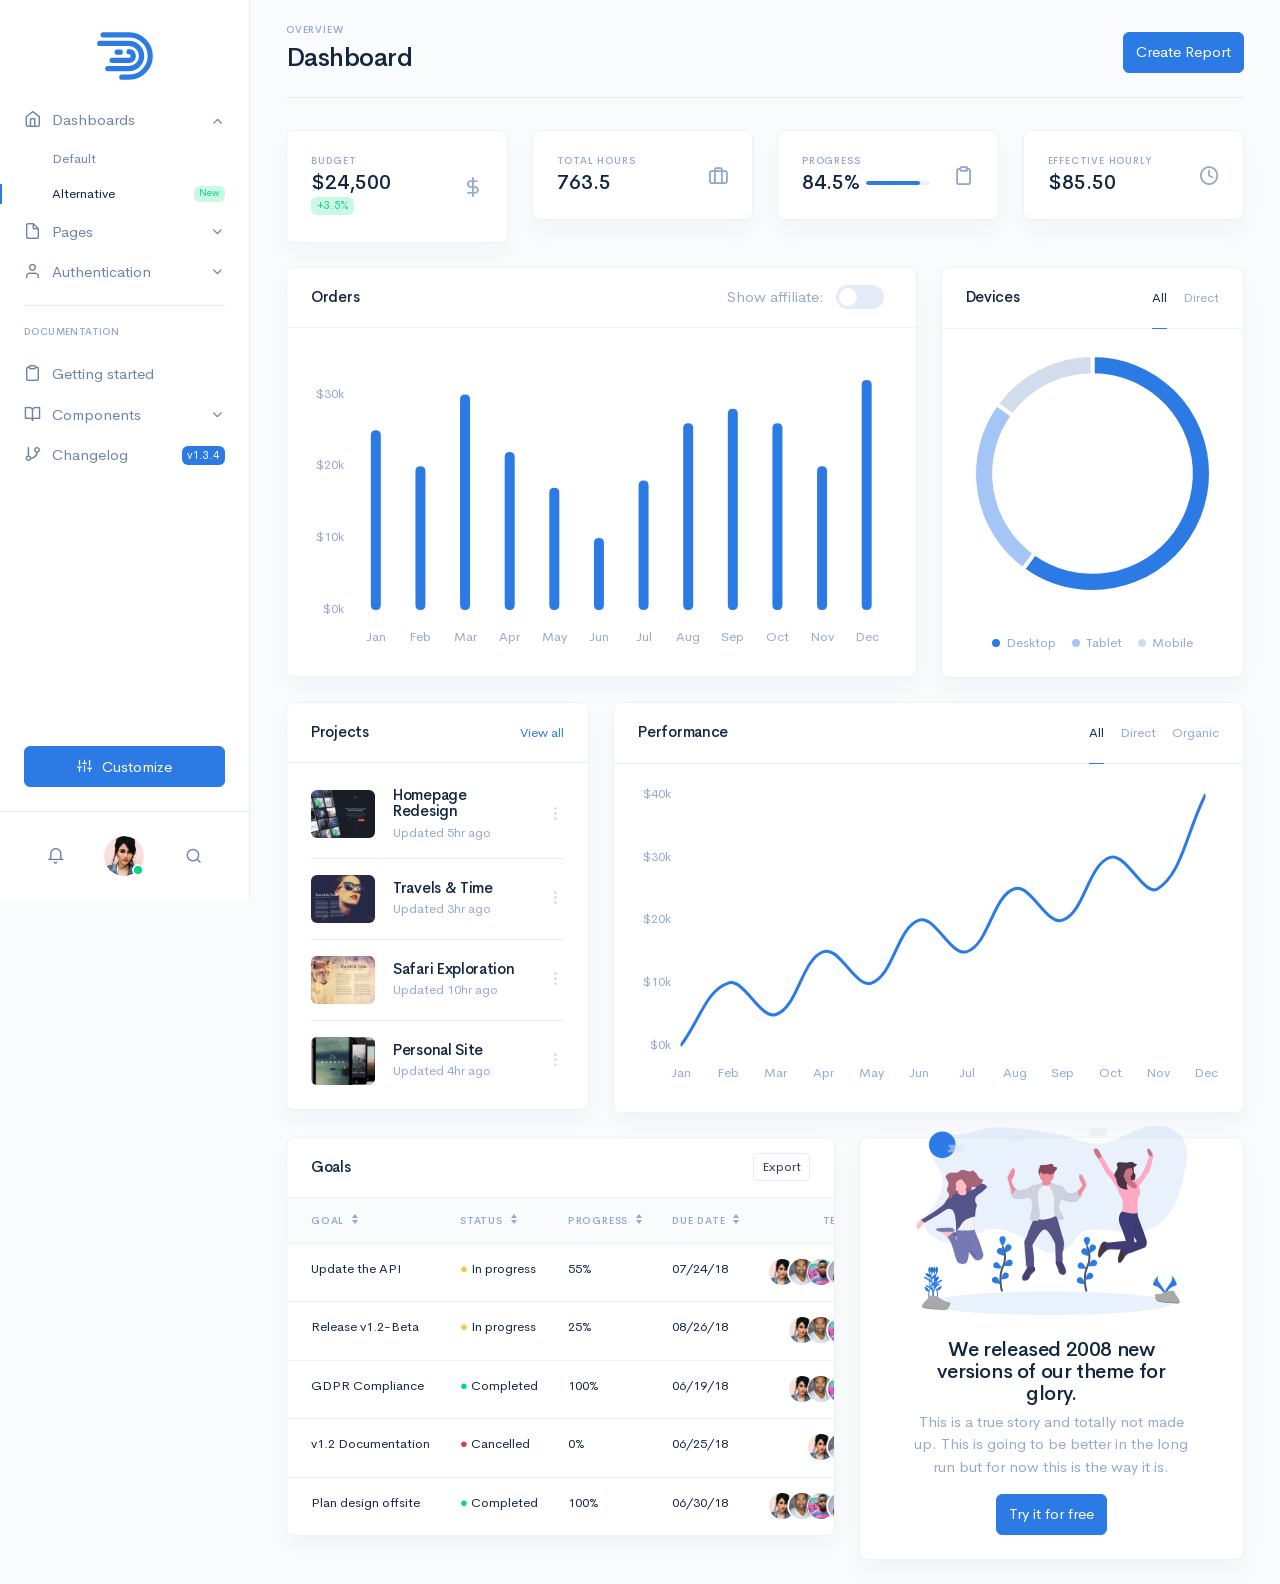
<file: dashboard-alt.html>
<!doctype html>
<html lang="en">
  <head>
    <meta charset="utf-8">
    <meta name="viewport" content="width=device-width, initial-scale=1, shrink-to-fit=no">
    <meta name="description" content="A fully featured admin theme which can be used to build CRM, CMS, etc.">

    <!-- Libs CSS -->
    <link rel="stylesheet" href="assets/fonts/feather/feather.min.css">
    <link rel="stylesheet" href="assets/libs/highlight.js/styles/vs2015.css">
    <link rel="stylesheet" href="assets/libs/quill/dist/quill.core.css">
    <link rel="stylesheet" href="assets/libs/select2/dist/css/select2.min.css">
    <link rel="stylesheet" href="assets/libs/flatpickr/dist/flatpickr.min.css">

    <!-- Theme CSS -->
      
    <link rel="stylesheet" href="assets/css/theme.min.css" id="stylesheetLight">

    <link rel="stylesheet" href="assets/css/theme-dark.min.css" id="stylesheetDark">

    <style>body { display: none; }</style>
    

    <title>Dashkit</title>
  </head>
  <body>

    <!-- MODALS
    ================================================== -->
    
    <!-- Modal: Demo -->
    <div class="modal fade fixed-right" id="modalDemo" tabindex="-1" role="dialog" aria-hidden="true">
      <div class="modal-dialog modal-dialog-vertical" role="document">
        <form class="modal-content" id="demoForm">
          <div class="modal-body">
        
            <!-- Close -->
            <a class="close" data-dismiss="modal" aria-label="Close">
              <span aria-hidden="true">&times;</span>
            </a>

            <div class="text-center">
              <img src="assets/img/illustrations/designer-life.svg" alt="..." class="img-fluid mb-3">
            </div>

            <h2 class="text-center mb-2">
              Make Dashkit Your Own
            </h2>

            <p class="text-center mb-4">
              Set preferences that will be cookied for your live preview demonstration.
            </p>

            <hr class="mb-4">

            <h4 class="mb-1">
              Color Scheme
            </h4>

            <p class="small text-muted mb-3">
              Overall light or dark presentation.
            </p>

            <div class="btn-group-toggle d-flex mb-4" data-toggle="buttons">
              <label class="btn btn-white active col">
                <input type="radio" name="colorScheme" id="colorSchemeLight" value="light" checked> <i class="fe fe-sun mr-2"></i> Light Mode
              </label>
              <label class="btn btn-white col ml-2">
                <input type="radio" name="colorScheme" id="colorSchemeDark" value="dark"> <i class="fe fe-moon mr-2"></i> Dark Mode
              </label>
            </div>

            <h4 class="mb-1">
              Navigation Position
            </h4>

            <p class="small text-muted mb-3">
              Select the primary navigation paradigm for your app.
            </p>

            <div class="btn-group-toggle d-flex mb-4" data-toggle="buttons">
              <label class="btn btn-white active col">
                <input type="radio" name="navPosition" id="navPositionSidenav" value="sidenav" checked> Sidenav
              </label>
              <label class="btn btn-white col ml-2">
                <input type="radio" name="navPosition" id="navPositionTopnav" value="topnav"> Topnav
              </label>
              <label class="btn btn-white col ml-2">
                <input type="radio" name="navPosition" id="navPositionCombo" value="combo"> Combo
              </label>
            </div>

            <h4 class="mb-1">
              Sidebar Color
            </h4>

            <p class="small text-muted mb-3">
              Usually dictated by the color scheme, but can be overriden. 
            </p>

            <div class="btn-group-toggle d-flex mb-4" data-toggle="buttons">
              <label class="btn btn-white active col">
                <input type="radio" name="sidebarColor" id="sidebarColorDefault" value="default" checked> Default
              </label>
              <label class="btn btn-white col ml-2">
                <input type="radio" name="sidebarColor" id="sidebarColorVibrant" value="vibrant"> Vibrant
              </label>
            </div>
      
          </div>
          <div class="modal-footer border-0">
        
            <button type="submit" class="btn btn-block btn-primary mt-auto">
              Preview
            </button>

          </div>
        </form>
      </div>
    </div>
    

    <!-- Modal: Members -->
    <div class="modal fade" id="modalMembers" tabindex="-1" role="dialog" aria-hidden="true">
      <div class="modal-dialog modal-dialog-centered" role="document">
        <div class="modal-content">
          <div class="modal-card card" data-toggle="lists" data-lists-values='["name"]'>
            <div class="card-header">
              <div class="row align-items-center">
                <div class="col">

                  <!-- Title -->
                  <h4 class="card-header-title" id="exampleModalCenterTitle">
                    Add a member
                  </h4>
              
                </div>
                <div class="col-auto">

                  <!-- Close -->
                  <button type="button" class="close" data-dismiss="modal" aria-label="Close">
                    <span aria-hidden="true">&times;</span>
                  </button>
              
                </div>
              </div> <!-- / .row -->
            </div>
            <div class="card-header">
          
              <!-- Form -->
              <form>
                <div class="input-group input-group-flush input-group-merge">
                  <input type="search" class="form-control form-control-prepended search" placeholder="Search">
                  <div class="input-group-prepend">
                    <div class="input-group-text">
                      <span class="fe fe-search"></span>
                    </div>
                  </div>
                </div>
              </form>

            </div>
            <div class="card-body">

              <!-- List group -->
              <ul class="list-group list-group-flush list my-n3">
                <li class="list-group-item px-0">
              
                  <div class="row align-items-center">
                    <div class="col-auto">
                  
                      <!-- Avatar -->
                      <a href="profile-posts.html" class="avatar">
                        <img src="assets/img/avatars/profiles/avatar-5.jpg" alt="..." class="avatar-img rounded-circle">
                      </a>

                    </div>
                    <div class="col ml-n2">

                      <!-- Title -->
                      <h4 class="mb-1 name">
                        <a href="profile-posts.html">Miyah Myles</a>
                      </h4>

                      <!-- Time -->
                      <p class="small mb-0">
                        <span class="text-success">●</span> Online
                      </p>
                  
                    </div>
                    <div class="col-auto">
                  
                      <!-- Button -->
                      <a href="#!" class="btn btn-sm btn-white">
                        Add
                      </a>

                    </div>
                  </div> <!-- / .row -->

                </li>
                <li class="list-group-item px-0">
              
                  <div class="row align-items-center">
                    <div class="col-auto">
                  
                      <!-- Avatar -->
                      <a href="profile-posts.html" class="avatar">
                        <img src="assets/img/avatars/profiles/avatar-6.jpg" alt="..." class="avatar-img rounded-circle">
                      </a>

                    </div>
                    <div class="col ml-n2">

                      <!-- Title -->
                      <h4 class="mb-1 name">
                        <a href="profile-posts.html">Ryu Duke</a>
                      </h4>

                      <!-- Time -->
                      <p class="small mb-0">
                        <span class="text-success">●</span> Online
                      </p>
                  
                    </div>
                    <div class="col-auto">
                  
                      <!-- Button -->
                      <a href="#!" class="btn btn-sm btn-white">
                        Add
                      </a>

                    </div>
                  </div> <!-- / .row -->

                </li>
                <li class="list-group-item px-0">
              
                  <div class="row align-items-center">
                    <div class="col-auto">
                  
                      <!-- Avatar -->
                      <a href="profile-posts.html" class="avatar">
                        <img src="assets/img/avatars/profiles/avatar-7.jpg" alt="..." class="avatar-img rounded-circle">
                      </a>

                    </div>
                    <div class="col ml-n2">

                      <!-- Title -->
                      <h4 class="mb-1 name">
                        <a href="profile-posts.html">Glen Rouse</a>
                      </h4>

                      <!-- Time -->
                      <p class="small mb-0">
                        <span class="text-warning">●</span> Busy
                      </p>
                  
                    </div>
                    <div class="col-auto">
                  
                      <!-- Button -->
                      <a href="#!" class="btn btn-sm btn-white">
                        Add
                      </a>

                    </div>
                  </div> <!-- / .row -->

                </li>
                <li class="list-group-item px-0">
              
                  <div class="row align-items-center">
                    <div class="col-auto">
                  
                      <!-- Avatar -->
                      <a href="profile-posts.html" class="avatar">
                        <img src="assets/img/avatars/profiles/avatar-8.jpg" alt="..." class="avatar-img rounded-circle">
                      </a>

                    </div>
                    <div class="col ml-n2">

                      <!-- Title -->
                      <h4 class="mb-1 name">
                        <a href="profile-posts.html">Grace Gross</a>
                      </h4>

                      <!-- Time -->
                      <p class="small mb-0">
                        <span class="text-danger">●</span> Offline
                      </p>
                  
                    </div>
                    <div class="col-auto">
                  
                      <!-- Button -->
                      <a href="#!" class="btn btn-sm btn-white">
                        Add
                      </a>

                    </div>
                  </div> <!-- / .row -->

                </li>
              </ul>

            </div>
          </div>
        </div>
      </div>
    </div>

    <!-- Modal: Search -->
    <div class="modal fade" id="sidebarModalSearch" tabindex="-1" role="dialog" aria-hidden="true">
      <div class="modal-dialog modal-dialog-vertical" role="document">
        <div class="modal-content">
          <div class="modal-body" data-toggle="lists" data-lists-values='["name"]'>
     
            <!-- Form -->
            <form class="mb-4">
              <div class="input-group input-group-merge">
                <input type="search" class="form-control form-control-prepended search" placeholder="Search">
                <div class="input-group-prepend">
                  <div class="input-group-text">
                    <span class="fe fe-search"></span>
                  </div>
                </div>
              </div>
            </form>

            <!-- List group -->
            <div class="my-n3">
              <div class="list-group list-group-flush list">
                <a href="team-overview.html" class="list-group-item px-0">
                  <div class="row align-items-center">
                    <div class="col-auto">
                  
                      <!-- Avatar -->
                      <div class="avatar">
                        <img src="assets/img/avatars/teams/team-logo-1.jpg" alt="..." class="avatar-img rounded">
                      </div>

                    </div>
                    <div class="col ml-n2">

                      <!-- Title -->
                      <h4 class="text-body mb-1 name">
                        Airbnb
                      </h4>

                      <!-- Time -->
                      <p class="small text-muted mb-0">
                        <span class="fe fe-clock"></span> <time datetime="2018-05-24">Updated 2hr ago</time>
                      </p>
                  
                    </div>
                  </div> <!-- / .row -->
                </a>
                <a href="team-overview.html" class="list-group-item px-0">
                  <div class="row align-items-center">
                    <div class="col-auto">
                  
                      <!-- Avatar -->
                      <div class="avatar">
                        <img src="assets/img/avatars/teams/team-logo-2.jpg" alt="..." class="avatar-img rounded">
                      </div>

                    </div>
                    <div class="col ml-n2">

                      <!-- Title -->
                      <h4 class="text-body mb-1 name">
                        Medium Corporation
                      </h4>

                      <!-- Time -->
                      <p class="small text-muted mb-0">
                        <span class="fe fe-clock"></span> <time datetime="2018-05-24">Updated 2hr ago</time>
                      </p>
                  
                    </div>
                  </div> <!-- / .row -->
                </a>
                <a href="project-overview.html" class="list-group-item px-0">

                  <div class="row align-items-center">
                    <div class="col-auto">
                  
                      <!-- Avatar -->
                      <div class="avatar avatar-4by3">
                        <img src="assets/img/avatars/projects/project-1.jpg" alt="..." class="avatar-img rounded">
                      </div>

                    </div>
                    <div class="col ml-n2">

                      <!-- Title -->
                      <h4 class="text-body mb-1 name">
                        Homepage Redesign
                      </h4>

                      <!-- Time -->
                      <p class="small text-muted mb-0">
                        <span class="fe fe-clock"></span> <time datetime="2018-05-24">Updated 4hr ago</time>
                      </p>
                  
                    </div>
                  </div> <!-- / .row -->

                </a>
                <a href="project-overview.html" class="list-group-item px-0">

                  <div class="row align-items-center">
                    <div class="col-auto">
                  
                      <!-- Avatar -->
                      <div class="avatar avatar-4by3">
                        <img src="assets/img/avatars/projects/project-2.jpg" alt="..." class="avatar-img rounded">
                      </div>

                    </div>
                    <div class="col ml-n2">

                      <!-- Title -->
                      <h4 class="text-body mb-1 name">
                        Travels & Time
                      </h4>

                      <!-- Time -->
                      <p class="small text-muted mb-0">
                        <span class="fe fe-clock"></span> <time datetime="2018-05-24">Updated 4hr ago</time>
                      </p>
                  
                    </div>
                  </div> <!-- / .row -->

                </a>
                <a href="project-overview.html" class="list-group-item px-0">

                  <div class="row align-items-center">
                    <div class="col-auto">
                  
                      <!-- Avatar -->
                      <div class="avatar avatar-4by3">
                        <img src="assets/img/avatars/projects/project-3.jpg" alt="..." class="avatar-img rounded">
                      </div>

                    </div>
                    <div class="col ml-n2">

                      <!-- Title -->
                      <h4 class="text-body mb-1 name">
                        Safari Exploration
                      </h4>

                      <!-- Time -->
                      <p class="small text-muted mb-0">
                        <span class="fe fe-clock"></span> <time datetime="2018-05-24">Updated 4hr ago</time>
                      </p>
                  
                    </div>
                  </div> <!-- / .row -->
            
                </a>
                <a href="profile-posts.html" class="list-group-item px-0">
            
                  <div class="row align-items-center">
                    <div class="col-auto">
                  
                      <!-- Avatar -->
                      <div class="avatar">
                        <img src="assets/img/avatars/profiles/avatar-1.jpg" alt="..." class="avatar-img rounded-circle">
                      </div>

                    </div>
                    <div class="col ml-n2">
                  
                      <!-- Title -->
                      <h4 class="text-body mb-1 name">
                        Dianna Smiley
                      </h4>

                      <!-- Status -->
                      <p class="text-body small mb-0">
                        <span class="text-success">●</span> Online
                      </p>

                    </div>
                  </div> <!-- / .row -->

                </a>
                <a href="profile-posts.html" class="list-group-item px-0">

                  <div class="row align-items-center">
                    <div class="col-auto">
                  
                      <!-- Avatar -->
                      <div class="avatar">
                        <img src="assets/img/avatars/profiles/avatar-2.jpg" alt="..." class="avatar-img rounded-circle">
                      </div>

                    </div>
                    <div class="col ml-n2">
                  
                      <!-- Title -->
                      <h4 class="text-body mb-1 name">
                        Ab Hadley
                      </h4>

                      <!-- Status -->
                      <p class="text-body small mb-0">
                        <span class="text-danger">●</span> Offline
                      </p>

                    </div>
                  </div> <!-- / .row -->
            
                </a>
              </div>
            </div>
      
          </div>
        </div>
      </div>
    </div>

    <!-- Modal: Activity -->
    <div class="modal fade" id="sidebarModalActivity" tabindex="-1" role="dialog" aria-hidden="true">
      <div class="modal-dialog modal-dialog-vertical" role="document">
        <div class="modal-content">
          <div class="modal-header">

            <!-- Title -->
            <h4 class="modal-title">
              Notifications
            </h4>

            <!-- Close -->
            <button type="button" class="close" data-dismiss="modal" aria-label="Close">
              <span aria-hidden="true">
                &times;
              </span>
            </button>
        
          </div>
          <div class="modal-body">

            <!-- List group -->
            <div class="list-group list-group-flush my-n3">
              <a class="list-group-item px-0" href="#!">
          
                <div class="row">
                  <div class="col-auto">
                
                    <!-- Avatar -->
                    <div class="avatar avatar-sm">
                      <img src="assets/img/avatars/profiles/avatar-1.jpg" alt="..." class="avatar-img rounded-circle">
                    </div>

                  </div>
                  <div class="col ml-n2">
                
                    <!-- Content -->
                    <div class="small text-muted">
                      <strong class="text-body">Dianna Smiley</strong> shared your post with <strong class="text-body">Ab Hadley</strong>, <strong class="text-body">Adolfo Hess</strong>, and <strong class="text-body">3 others</strong>.
                    </div>

                  </div>
                  <div class="col-auto">

                    <small class="text-muted">
                      2m
                    </small>
                
                  </div>
                </div> <!-- / .row -->

              </a>
              <a class="list-group-item px-0" href="#!">

                <div class="row">
                  <div class="col-auto">
                
                    <!-- Avatar -->
                    <div class="avatar avatar-sm">
                      <img src="assets/img/avatars/profiles/avatar-2.jpg" alt="..." class="avatar-img rounded-circle">
                    </div>

                  </div>
                  <div class="col ml-n2">
                
                    <!-- Content -->
                    <div class="small text-muted">
                      <strong class="text-body">Ab Hadley</strong> reacted to your post with a 😍
                    </div>

                  </div>
                  <div class="col-auto">

                    <small class="text-muted">
                      2m
                    </small>
                
                  </div>
                </div> <!-- / .row -->

              </a>
              <a class="list-group-item px-0" href="#!">

                <div class="row">
                  <div class="col-auto">
                
                    <!-- Avatar -->
                    <div class="avatar avatar-sm">
                      <img src="assets/img/avatars/profiles/avatar-3.jpg" alt="..." class="avatar-img rounded-circle">
                    </div>

                  </div>
                  <div class="col ml-n2">
                
                    <!-- Content -->
                    <div class="small text-muted">
                      <strong class="text-body">Adolfo Hess</strong> commented <blockquote class="text-body">“I don’t think this really makes sense to do without approval from Johnathan since he’s the one...” </blockquote>
                    </div>

                  </div>
                  <div class="col-auto">

                    <small class="text-muted">
                      2m
                    </small>
                
                  </div>
                </div> <!-- / .row -->

              </a>
              <a class="list-group-item px-0" href="#!">

                <div class="row">
                  <div class="col-auto">
                
                    <!-- Avatar -->
                    <div class="avatar avatar-sm">
                      <img src="assets/img/avatars/profiles/avatar-4.jpg" alt="..." class="avatar-img rounded-circle">
                    </div>

                  </div>
                  <div class="col ml-n2">
                
                    <!-- Content -->
                    <div class="small text-muted">
                      <strong class="text-body">Daniela Dewitt</strong> subscribed to you.
                    </div>

                  </div>
                  <div class="col-auto">

                    <small class="text-muted">
                      2m
                    </small>
                
                  </div>
                </div> <!-- / .row -->

              </a>
              <a class="list-group-item px-0" href="#!">

                <div class="row">
                  <div class="col-auto">
                
                    <!-- Avatar -->
                    <div class="avatar avatar-sm">
                      <img src="assets/img/avatars/profiles/avatar-5.jpg" alt="..." class="avatar-img rounded-circle">
                    </div>

                  </div>
                  <div class="col ml-n2">
                
                    <!-- Content -->
                    <div class="small text-muted">
                      <strong class="text-body">Miyah Myles</strong> shared your post with <strong class="text-body">Ryu Duke</strong>, <strong class="text-body">Glen Rouse</strong>, and <strong class="text-body">3 others</strong>.
                    </div>

                  </div>
                  <div class="col-auto">

                    <small class="text-muted">
                      2m
                    </small>
                
                  </div>
                </div> <!-- / .row -->

              </a>
              <a class="list-group-item px-0" href="#!">

                <div class="row">
                  <div class="col-auto">
                
                    <!-- Avatar -->
                    <div class="avatar avatar-sm">
                      <img src="assets/img/avatars/profiles/avatar-6.jpg" alt="..." class="avatar-img rounded-circle">
                    </div>

                  </div>
                  <div class="col ml-n2">
                
                    <!-- Content -->
                    <div class="small text-muted">
                      <strong class="text-body">Ryu Duke</strong> reacted to your post with a 😍
                    </div>

                  </div>
                  <div class="col-auto">

                    <small class="text-muted">
                      2m
                    </small>
                
                  </div>
                </div> <!-- / .row -->

              </a>
              <a class="list-group-item px-0" href="#!">

                <div class="row">
                  <div class="col-auto">
                
                    <!-- Avatar -->
                    <div class="avatar avatar-sm">
                      <img src="assets/img/avatars/profiles/avatar-7.jpg" alt="..." class="avatar-img rounded-circle">
                    </div>

                  </div>
                  <div class="col ml-n2">
                
                    <!-- Content -->
                    <div class="small text-muted">
                      <strong class="text-body">Glen Rouse</strong> commented <blockquote class="text-body">“I don’t think this really makes sense to do without approval from Johnathan since he’s the one...” </blockquote>
                    </div>

                  </div>
                  <div class="col-auto">

                    <small class="text-muted">
                      2m
                    </small>
                
                  </div>
                </div> <!-- / .row -->

              </a>
              <a class="list-group-item px-0" href="#!">

                <div class="row">
                  <div class="col-auto">
                
                    <!-- Avatar -->
                    <div class="avatar avatar-sm">
                      <img src="assets/img/avatars/profiles/avatar-8.jpg" alt="..." class="avatar-img rounded-circle">
                    </div>

                  </div>
                  <div class="col ml-n2">
                
                    <!-- Content -->
                    <div class="small text-muted">
                      <strong class="text-body">Grace Gross</strong> subscribed to you.
                    </div>

                  </div>
                  <div class="col-auto">

                    <small class="text-muted">
                      2m
                    </small>
                
                  </div>
                </div> <!-- / .row -->

              </a>
            </div>

          </div>
        </div>
      </div>
    </div>

    <!-- NAVIGATION
    ================================================== -->
    
      <nav class="navbar navbar-vertical fixed-left navbar-expand-md navbar-light" id="sidebar">
        <div class="container-fluid">

          <!-- Toggler -->
          <button class="navbar-toggler" type="button" data-toggle="collapse" data-target="#sidebarCollapse" aria-controls="sidebarCollapse" aria-expanded="false" aria-label="Toggle navigation">
            <span class="navbar-toggler-icon"></span>
          </button>

          <!-- Brand -->
          <a class="navbar-brand" href="index.html">
            <img src="assets/img/logo.svg" class="navbar-brand-img 
            mx-auto" alt="...">
          </a>

          <!-- User (xs) -->
          <div class="navbar-user d-md-none">

            <!-- Dropdown -->
            <div class="dropdown">
        
              <!-- Toggle -->
              <a href="#" id="sidebarIcon" class="dropdown-toggle" role="button" data-toggle="dropdown" aria-haspopup="true" aria-expanded="false">
                <div class="avatar avatar-sm avatar-online">
                  <img src="assets/img/avatars/profiles/avatar-1.jpg" class="avatar-img rounded-circle" alt="...">
                </div>
              </a>

              <!-- Menu -->
              <div class="dropdown-menu dropdown-menu-right" aria-labelledby="sidebarIcon">
                <a href="profile-posts.html" class="dropdown-item">Profile</a>
                <a href="settings.html" class="dropdown-item">Settings</a>
                <hr class="dropdown-divider">
                <a href="sign-in.html" class="dropdown-item">Logout</a>
              </div>

            </div>

          </div>

          <!-- Collapse -->
          <div class="collapse navbar-collapse" id="sidebarCollapse">

            <!-- Form -->
            <form class="mt-4 mb-3 d-md-none">
              <div class="input-group input-group-rounded input-group-merge">
                <input type="search" class="form-control form-control-rounded form-control-prepended" placeholder="Search" aria-label="Search">
                <div class="input-group-prepend">
                  <div class="input-group-text">
                    <span class="fe fe-search"></span>
                  </div>
                </div>
              </div>
            </form>
      
            <!-- Navigation -->
            <ul class="navbar-nav">
              <li class="nav-item">
                <a class="nav-link" href="#sidebarDashboards" data-toggle="collapse" role="button" aria-expanded="true" aria-controls="sidebarDashboards">
                  <i class="fe fe-home"></i> Dashboards
                </a>
                <div class="collapse show" id="sidebarDashboards">
                  <ul class="nav nav-sm flex-column">
                    <li class="nav-item">
                      <a href="index.html" class="nav-link ">
                        Default
                      </a>
                    </li>
                    <li class="nav-item">
                      <a href="dashboard-alt.html" class="nav-link active">
                        Alternative <span class="badge badge-soft-success ml-auto">New</span>
                      </a>
                    </li>
                  </ul>
                </div>
              </li>
              <li class="nav-item">
                <a class="nav-link" href="#sidebarPages" data-toggle="collapse" role="button" aria-expanded="false" aria-controls="sidebarPages">
                  <i class="fe fe-file"></i> Pages
                </a>
                <div class="collapse " id="sidebarPages">
                  <ul class="nav nav-sm flex-column">
                    <li class="nav-item">
                      <a href="#sidebarProfile" class="nav-link" data-toggle="collapse" role="button" aria-expanded="false" aria-controls="sidebarProfile">
                        Profile
                      </a>
                      <div class="collapse " id="sidebarProfile">
                        <ul class="nav nav-sm flex-column">
                          <li class="nav-item">
                            <a href="profile-posts.html" class="nav-link ">
                              Posts
                            </a>
                          </li>
                          <li class="nav-item">
                            <a href="profile-groups.html" class="nav-link ">
                              Groups
                            </a>
                          </li>
                          <li class="nav-item">
                            <a href="profile-projects.html" class="nav-link ">
                              Projects
                            </a>
                          </li>
                          <li class="nav-item">
                            <a href="profile-files.html" class="nav-link ">
                              Files
                            </a>
                          </li>
                            <li class="nav-item">
                            <a href="profile-subscribers.html" class="nav-link ">
                              Subscribers
                            </a>
                          </li>
                        </ul>
                      </div>
                    </li>
                    <li class="nav-item">
                      <a href="#sidebarProject" class="nav-link" data-toggle="collapse" role="button" aria-expanded="false" aria-controls="sidebarProject">
                        Project
                      </a>
                      <div class="collapse " id="sidebarProject">
                        <ul class="nav nav-sm flex-column">
                          <li class="nav-item">
                            <a href="project-overview.html" class="nav-link ">
                              Overview
                            </a>
                          </li>
                          <li class="nav-item">
                            <a href="project-files.html" class="nav-link ">
                              Files
                            </a>
                          </li>
                          <li class="nav-item">
                            <a href="project-reports.html" class="nav-link ">
                              Reports
                            </a>
                          </li>
                          <li class="nav-item">
                            <a href="project-new.html" class="nav-link ">
                              New project
                            </a>
                          </li>
                        </ul>
                      </div>
                    </li>
                    <li class="nav-item">
                      <a href="#sidebarTeam" class="nav-link" data-toggle="collapse" role="button" aria-expanded="false" aria-controls="sidebarTeam">
                        Team
                      </a>
                      <div class="collapse " id="sidebarTeam">
                        <ul class="nav nav-sm flex-column">
                          <li class="nav-item">
                            <a href="team-overview.html" class="nav-link ">
                              Overview
                            </a>
                          </li>
                          <li class="nav-item">
                            <a href="team-projects.html" class="nav-link ">
                              Projects
                            </a>
                          </li>
                          <li class="nav-item">
                            <a href="team-members.html" class="nav-link ">
                              Members
                            </a>
                          </li>
                          <li class="nav-item">
                            <a href="team-new.html" class="nav-link ">
                              New team
                            </a>
                          </li>
                        </ul>
                      </div>
                    </li>
                    <li class="nav-item">
                      <a href="orders.html" class="nav-link ">
                        Orders
                      </a>
                    </li>
                    <li class="nav-item">
                      <a href="feed.html" class="nav-link ">
                        Feed
                      </a>
                    </li>
                    <li class="nav-item">
                      <a href="settings.html" class="nav-link ">
                        Settings
                      </a>
                    </li>
                    <li class="nav-item">
                      <a href="invoice.html" class="nav-link ">
                        Invoice
                      </a>
                    </li>
                    <li class="nav-item">
                      <a href="pricing.html" class="nav-link ">
                        Pricing
                      </a>
                    </li>
                  </ul>
                </div>
              </li>
              <li class="nav-item">
                <a class="nav-link" href="#sidebarAuth" data-toggle="collapse" role="button" aria-expanded="false" aria-controls="sidebarAuth">
                  <i class="fe fe-user"></i> Authentication
                </a>
                <div class="collapse" id="sidebarAuth">
                  <ul class="nav nav-sm flex-column">
                    <li class="nav-item">
                      <a href="#sidebarSignIn" class="nav-link" data-toggle="collapse" role="button" aria-expanded="false" aria-controls="sidebarSignIn">
                        Sign in
                      </a>
                      <div class="collapse" id="sidebarSignIn">
                        <ul class="nav nav-sm flex-column">
                          <li class="nav-item">
                            <a href="sign-in-cover.html" class="nav-link">
                              Cover
                            </a>
                          </li>
                          <li class="nav-item">
                            <a href="sign-in-illustration.html" class="nav-link">
                              Illustration
                            </a>
                          </li>
                          <li class="nav-item">
                            <a href="sign-in.html" class="nav-link">
                              Basic
                            </a>
                          </li>
                        </ul>
                      </div>
                    </li>
                    <li class="nav-item">
                      <a href="#sidebarSignUp" class="nav-link" data-toggle="collapse" role="button" aria-expanded="false" aria-controls="sidebarSignUp">
                        Sign up
                      </a>
                      <div class="collapse" id="sidebarSignUp">
                        <ul class="nav nav-sm flex-column">
                          <li class="nav-item">
                            <a href="sign-up-cover.html" class="nav-link">
                              Cover
                            </a>
                          </li>
                          <li class="nav-item">
                            <a href="sign-up-illustration.html" class="nav-link">
                              Illustration
                            </a>
                          </li>
                          <li class="nav-item">
                            <a href="sign-up.html" class="nav-link">
                              Basic
                            </a>
                          </li>
                        </ul>
                      </div>
                    </li>
                    <li class="nav-item">
                      <a href="#sidebarPassword" class="nav-link" data-toggle="collapse" role="button" aria-expanded="false" aria-controls="sidebarPassword">
                        Password reset
                      </a>
                      <div class="collapse" id="sidebarPassword">
                        <ul class="nav nav-sm flex-column">
                          <li class="nav-item">
                            <a href="password-reset-cover.html" class="nav-link">
                              Cover
                            </a>
                          </li>
                          <li class="nav-item">
                            <a href="password-reset-illustration.html" class="nav-link">
                              Illustration
                            </a>
                          </li>
                          <li class="nav-item">
                            <a href="password-reset.html" class="nav-link">
                              Basic
                            </a>
                          </li>
                        </ul>
                      </div>
                    </li>
                    <li class="nav-item">
                      <a href="#sidebarError" class="nav-link" data-toggle="collapse" role="button" aria-expanded="false" aria-controls="sidebarError">
                        Error
                      </a>
                      <div class="collapse" id="sidebarError">
                        <ul class="nav nav-sm flex-column">
                          <li class="nav-item">
                            <a href="error-illustration.html" class="nav-link">
                              Illustration
                            </a>
                          </li>
                          <li class="nav-item">
                            <a href="error.html" class="nav-link">
                              Basic
                            </a>
                          </li>
                        </ul>
                      </div>
                    </li>
                  </ul>
                </div>
              </li>
              <li class="nav-item d-md-none">
                <a class="nav-link" href="#sidebarModalActivity" data-toggle="modal">
                 <span class="fe fe-bell"></span> Notifications
                </a>
              </li>
            </ul>

            <!-- Divider -->
            <hr class="navbar-divider my-3">

            <!-- Heading -->
            <h6 class="navbar-heading">
              Documentation
            </h6>

            <!-- Navigation -->
            <ul class="navbar-nav mb-md-4">
              <li class="nav-item">
                <a class="nav-link " href="getting-started.html">
                  <i class="fe fe-clipboard"></i> Getting started
                </a>
              </li>
              <li class="nav-item dropdown">
                <a class="nav-link" href="#sidebarComponents" data-toggle="collapse" role="button" aria-expanded="false" aria-controls="sidebarComponents">
                  <i class="fe fe-book-open"></i> Components
                </a>
                <div class="collapse " id="sidebarComponents">
                  <ul class="nav nav-sm flex-column">
                    <li class="nav-item">
                      <a href="components.html#alerts" class="nav-link">
                        Alerts
                      </a>
                    </li>
                    <li class="nav-item">
                      <a href="components.html#avatars" class="nav-link">
                        Avatars
                      </a>
                    </li>
                    <li class="nav-item">
                      <a href="components.html#badges" class="nav-link">
                        Badges
                      </a>
                    </li>
                    <li class="nav-item">
                      <a href="components.html#breadcrumb" class="nav-link">
                        Breadcrumb
                      </a>
                    </li>
                    <li class="nav-item">
                      <a href="components.html#buttons" class="nav-link">
                        Buttons
                      </a>
                    </li>
                    <li class="nav-item">
                      <a href="components.html#button-group" class="nav-link">
                        Button group
                      </a>
                    </li>
                    <li class="nav-item">
                      <a href="components.html#cards" class="nav-link">
                        Cards
                      </a>
                    </li>
                    <li class="nav-item">
                      <a href="components.html#charts" class="nav-link">
                        Charts
                      </a>
                    </li>
                    <li class="nav-item">
                      <a href="components.html#dropdowns" class="nav-link">
                        Dropdowns
                      </a>
                    </li>
                    <li class="nav-item">
                      <a href="components.html#forms" class="nav-link">
                        Forms
                      </a>
                    </li>
                    <li class="nav-item">
                      <a href="components.html#icons" class="nav-link">
                        Icons
                      </a>
                    </li>
                    <li class="nav-item">
                      <a href="components.html#lists" class="nav-link">
                        Lists
                      </a>
                    </li>
                    <li class="nav-item">
                      <a href="components.html#modal" class="nav-link">
                        Modal
                      </a>
                    </li>
                    <li class="nav-item">
                      <a href="components.html#navs" class="nav-link">
                        Navs
                      </a>
                    </li>
                    <li class="nav-item">
                      <a href="components.html#navbarExample" class="nav-link">
                        Navbar
                      </a>
                    </li>
                    <li class="nav-item">
                      <a href="components.html#page-headers" class="nav-link">
                        Page headers
                      </a>
                    </li>
                    <li class="nav-item">
                      <a href="components.html#pagination" class="nav-link">
                        Pagination
                      </a>
                    </li>
                    <li class="nav-item">
                      <a href="components.html#popovers" class="nav-link">
                        Popovers
                      </a>
                    </li>
                    <li class="nav-item">
                      <a href="components.html#progress" class="nav-link">
                        Progress
                      </a>
                    </li>
                    <li class="nav-item">
                      <a href="components.html#social-posts" class="nav-link">
                        Social post
                      </a>
                    </li>
                    <li class="nav-item">
                      <a href="components.html#spinners" class="nav-link">
                        Spinners
                      </a>
                    </li>
                    <li class="nav-item">
                      <a href="components.html#tables" class="nav-link">
                        Tables
                      </a>
                    </li>
                    <li class="nav-item">
                      <a href="components.html#toasts" class="nav-link">
                        Toasts
                      </a>
                    </li>
                    <li class="nav-item">
                      <a href="components.html#tooltips" class="nav-link">
                        Tooltips
                      </a>
                    </li>
                    <li class="nav-item">
                      <a href="components.html#typography" class="nav-link">
                        Typography
                      </a>
                    </li>
                    <li class="nav-item">
                      <a href="components.html#utilities" class="nav-link">
                        Utilities
                      </a>
                    </li>
                  </ul>
                </div>
              </li>
              <li class="nav-item">
                <a class="nav-link " href="changelog.html">
                  <i class="fe fe-git-branch"></i> Changelog <span class="badge badge-primary ml-auto">v1.3.4</span>
                </a>
              </li>
            </ul>
      
            <!-- Push content down -->
            <div class="mt-auto"></div>
      
            
            <!-- Customize -->
            <a href="#modalDemo" class="btn btn-block btn-primary mb-4" data-toggle="modal">
              <i class="fe fe-sliders mr-2"></i> Customize
            </a>
            
      
            
            <!-- User (md) -->
            <div class="navbar-user d-none d-md-flex" id="sidebarUser">
        
              <!-- Icon -->
              <a href="#sidebarModalActivity" class="navbar-user-link" data-toggle="modal">
                <span class="icon">
                  <i class="fe fe-bell"></i>
                </span>
              </a>

              <!-- Dropup -->
              <div class="dropup">
          
                <!-- Toggle -->
                <a href="#" id="sidebarIconCopy" class="dropdown-toggle" role="button" data-toggle="dropdown" aria-haspopup="true" aria-expanded="false">
                  <div class="avatar avatar-sm avatar-online">
                    <img src="assets/img/avatars/profiles/avatar-1.jpg" class="avatar-img rounded-circle" alt="...">
                  </div>
                </a>

                <!-- Menu -->
                <div class="dropdown-menu" aria-labelledby="sidebarIconCopy">
                  <a href="profile-posts.html" class="dropdown-item">Profile</a>
                  <a href="settings.html" class="dropdown-item">Settings</a>
                  <hr class="dropdown-divider">
                  <a href="sign-in.html" class="dropdown-item">Logout</a>
                </div>

              </div>

              <!-- Icon -->
              <a href="#sidebarModalSearch" class="navbar-user-link" data-toggle="modal">
                <span class="icon">
                  <i class="fe fe-search"></i>
                </span>
              </a>

            </div>
            

          </div> <!-- / .navbar-collapse -->

        </div>
      </nav>
    
    
      <nav class="navbar navbar-expand-lg navbar-light" id="topnav">
        <div class="container">

          <!-- Toggler -->
          <button class="navbar-toggler mr-auto" type="button" data-toggle="collapse" data-target="#navbar" aria-controls="navbar" aria-expanded="false" aria-label="Toggle navigation">
            <span class="navbar-toggler-icon"></span>
          </button>

          <!-- Brand -->
          <a class="navbar-brand mr-auto" href="index.html">
            <img src="assets/img/logo.svg" alt="..." class="navbar-brand-img">
          </a>

          <!-- Form -->
          <form class="form-inline mr-4 d-none d-lg-flex">
            <div class="input-group input-group-rounded input-group-merge" data-toggle="lists" data-lists-values='["name"]'>

              <!-- Input -->
              <input type="search" class="form-control form-control-prepended  dropdown-toggle search" data-toggle="dropdown" placeholder="Search" aria-label="Search">
              <div class="input-group-prepend">
                <div class="input-group-text">
                  <i class="fe fe-search"></i>
                </div>
              </div>

              <!-- Menu -->
              <div class="dropdown-menu dropdown-menu-card">
                <div class="card-body">

                  <!-- List group -->
                  <div class="list-group list-group-flush list my-n3">
                    <a href="team-overview.html" class="list-group-item px-0">
                      <div class="row align-items-center">
                        <div class="col-auto">
                    
                          <!-- Avatar -->
                          <div class="avatar">
                            <img src="assets/img/avatars/teams/team-logo-1.jpg" alt="..." class="avatar-img rounded">
                          </div>

                        </div>
                        <div class="col ml-n2">

                          <!-- Title -->
                          <h4 class="text-body mb-1 name">
                            Airbnb
                          </h4>

                          <!-- Time -->
                          <p class="small text-muted mb-0">
                            <span class="fe fe-clock"></span> <time datetime="2018-05-24">Updated 2hr ago</time>
                          </p>
                    
                        </div>
                      </div> <!-- / .row -->
                    </a>
                    <a href="team-overview.html" class="list-group-item px-0">
                      <div class="row align-items-center">
                        <div class="col-auto">
                    
                          <!-- Avatar -->
                          <div class="avatar">
                            <img src="assets/img/avatars/teams/team-logo-2.jpg" alt="..." class="avatar-img rounded">
                          </div>

                        </div>
                        <div class="col ml-n2">

                          <!-- Title -->
                          <h4 class="text-body mb-1 name">
                            Medium Corporation
                          </h4>

                          <!-- Time -->
                          <p class="small text-muted mb-0">
                            <span class="fe fe-clock"></span> <time datetime="2018-05-24">Updated 2hr ago</time>
                          </p>
                    
                        </div>
                      </div> <!-- / .row -->
                    </a>
                    <a href="project-overview.html" class="list-group-item px-0">

                      <div class="row align-items-center">
                        <div class="col-auto">
                    
                          <!-- Avatar -->
                          <div class="avatar avatar-4by3">
                            <img src="assets/img/avatars/projects/project-1.jpg" alt="..." class="avatar-img rounded">
                          </div>

                        </div>
                        <div class="col ml-n2">

                          <!-- Title -->
                          <h4 class="text-body mb-1 name">
                            Homepage Redesign
                          </h4>

                          <!-- Time -->
                          <p class="small text-muted mb-0">
                            <span class="fe fe-clock"></span> <time datetime="2018-05-24">Updated 4hr ago</time>
                          </p>
                    
                        </div>
                      </div> <!-- / .row -->

                    </a>
                    <a href="project-overview.html" class="list-group-item px-0">

                      <div class="row align-items-center">
                        <div class="col-auto">
                    
                          <!-- Avatar -->
                          <div class="avatar avatar-4by3">
                            <img src="assets/img/avatars/projects/project-2.jpg" alt="..." class="avatar-img rounded">
                          </div>

                        </div>
                        <div class="col ml-n2">

                          <!-- Title -->
                          <h4 class="text-body mb-1 name">
                            Travels & Time
                          </h4>

                          <!-- Time -->
                          <p class="small text-muted mb-0">
                            <span class="fe fe-clock"></span> <time datetime="2018-05-24">Updated 4hr ago</time>
                          </p>
                    
                        </div>
                      </div> <!-- / .row -->

                    </a>
                    <a href="project-overview.html" class="list-group-item px-0">

                      <div class="row align-items-center">
                        <div class="col-auto">
                    
                          <!-- Avatar -->
                          <div class="avatar avatar-4by3">
                            <img src="assets/img/avatars/projects/project-3.jpg" alt="..." class="avatar-img rounded">
                          </div>

                        </div>
                        <div class="col ml-n2">

                          <!-- Title -->
                          <h4 class="text-body mb-1 name">
                            Safari Exploration
                          </h4>

                          <!-- Time -->
                          <p class="small text-muted mb-0">
                            <span class="fe fe-clock"></span> <time datetime="2018-05-24">Updated 4hr ago</time>
                          </p>
                    
                        </div>
                      </div> <!-- / .row -->
              
                    </a>
                    <a href="profile-posts.html" class="list-group-item px-0">
              
                      <div class="row align-items-center">
                        <div class="col-auto">
                    
                          <!-- Avatar -->
                          <div class="avatar">
                            <img src="assets/img/avatars/profiles/avatar-1.jpg" alt="..." class="avatar-img rounded-circle">
                          </div>

                        </div>
                        <div class="col ml-n2">
                    
                          <!-- Title -->
                          <h4 class="text-body mb-1 name">
                            Dianna Smiley
                          </h4>

                          <!-- Status -->
                          <p class="text-body small mb-0">
                            <span class="text-success">●</span> Online
                          </p>

                        </div>
                      </div> <!-- / .row -->

                    </a>
                    <a href="profile-posts.html" class="list-group-item px-0">

                      <div class="row align-items-center">
                        <div class="col-auto">
                    
                          <!-- Avatar -->
                          <div class="avatar">
                            <img src="assets/img/avatars/profiles/avatar-2.jpg" alt="..." class="avatar-img rounded-circle">
                          </div>

                        </div>
                        <div class="col ml-n2">
                    
                          <!-- Title -->
                          <h4 class="text-body mb-1 name">
                            Ab Hadley
                          </h4>

                          <!-- Status -->
                          <p class="text-body small mb-0">
                            <span class="text-danger">●</span> Offline
                          </p>

                        </div>
                      </div> <!-- / .row -->
              
                    </a>
                  </div>
          
                </div>
              </div> <!-- / .dropdown-menu -->

            </div>
          </form>

          <!-- User -->
          <div class="navbar-user">
      
            <!-- Dropdown -->
            <div class="dropdown mr-4 d-none d-lg-flex">
        
              <!-- Toggle -->
              <a href="#" class="text-muted" role="button" data-toggle="dropdown" aria-haspopup="true" aria-expanded="false">
                <span class="icon active">
                  <i class="fe fe-bell"></i>
                </span>
              </a>

              <!-- Menu -->
              <div class="dropdown-menu dropdown-menu-right dropdown-menu-card">
                <div class="card-header">
                  <div class="row align-items-center">
                    <div class="col">
                
                      <!-- Title -->
                      <h5 class="card-header-title">
                        Notifications
                      </h5>

                    </div>
                    <div class="col-auto">
                
                      <!-- Link -->
                      <a href="#!" class="small">
                        View all
                      </a>

                    </div>
                  </div> <!-- / .row -->
                </div> <!-- / .card-header -->
                <div class="card-body">

                  <!-- List group -->
                  <div class="list-group list-group-flush my-n3">
                    <a class="list-group-item px-0" href="#!">
              
                      <div class="row">
                        <div class="col-auto">
                    
                          <!-- Avatar -->
                          <div class="avatar avatar-sm">
                            <img src="assets/img/avatars/profiles/avatar-1.jpg" alt="..." class="avatar-img rounded-circle">
                          </div>

                        </div>
                        <div class="col ml-n2">
                    
                          <!-- Content -->
                          <div class="small text-muted">
                            <strong class="text-body">Dianna Smiley</strong> shared your post with <strong class="text-body">Ab Hadley</strong>, <strong class="text-body">Adolfo Hess</strong>, and <strong class="text-body">3 others</strong>.
                          </div>

                        </div>
                        <div class="col-auto">

                          <small class="text-muted">
                            2m
                          </small>
                    
                        </div>
                      </div> <!-- / .row -->

                    </a>
                    <a class="list-group-item px-0" href="#!">

                      <div class="row">
                        <div class="col-auto">
                    
                          <!-- Avatar -->
                          <div class="avatar avatar-sm">
                            <img src="assets/img/avatars/profiles/avatar-2.jpg" alt="..." class="avatar-img rounded-circle">
                          </div>

                        </div>
                        <div class="col ml-n2">
                    
                          <!-- Content -->
                          <div class="small text-muted">
                            <strong class="text-body">Ab Hadley</strong> reacted to your post with a 😍
                          </div>

                        </div>
                        <div class="col-auto">

                          <small class="text-muted">
                            2m
                          </small>
                    
                        </div>
                      </div> <!-- / .row -->

                    </a>
                    <a class="list-group-item px-0" href="#!">

                      <div class="row">
                        <div class="col-auto">
                    
                          <!-- Avatar -->
                          <div class="avatar avatar-sm">
                            <img src="assets/img/avatars/profiles/avatar-3.jpg" alt="..." class="avatar-img rounded-circle">
                          </div>

                        </div>
                        <div class="col ml-n2">
                    
                          <!-- Content -->
                          <div class="small text-muted">
                            <strong class="text-body">Adolfo Hess</strong> commented <blockquote class="text-body">“I don’t think this really makes sense to do without approval from Johnathan since he’s the one...” </blockquote>
                          </div>

                        </div>
                        <div class="col-auto">

                          <small class="text-muted">
                            2m
                          </small>
                    
                        </div>
                      </div> <!-- / .row -->

                    </a>
                    <a class="list-group-item px-0" href="#!">

                      <div class="row">
                        <div class="col-auto">
                    
                          <!-- Avatar -->
                          <div class="avatar avatar-sm">
                            <img src="assets/img/avatars/profiles/avatar-4.jpg" alt="..." class="avatar-img rounded-circle">
                          </div>

                        </div>
                        <div class="col ml-n2">
                    
                          <!-- Content -->
                          <div class="small text-muted">
                            <strong class="text-body">Daniela Dewitt</strong> subscribed to you.
                          </div>

                        </div>
                        <div class="col-auto">

                          <small class="text-muted">
                            2m
                          </small>
                    
                        </div>
                      </div> <!-- / .row -->

                    </a>
                    <a class="list-group-item px-0" href="#!">

                      <div class="row">
                        <div class="col-auto">
                    
                          <!-- Avatar -->
                          <div class="avatar avatar-sm">
                            <img src="assets/img/avatars/profiles/avatar-5.jpg" alt="..." class="avatar-img rounded-circle">
                          </div>

                        </div>
                        <div class="col ml-n2">
                    
                          <!-- Content -->
                          <div class="small text-muted">
                            <strong class="text-body">Miyah Myles</strong> shared your post with <strong class="text-body">Ryu Duke</strong>, <strong class="text-body">Glen Rouse</strong>, and <strong class="text-body">3 others</strong>.
                          </div>

                        </div>
                        <div class="col-auto">

                          <small class="text-muted">
                            2m
                          </small>
                    
                        </div>
                      </div> <!-- / .row -->

                    </a>
                    <a class="list-group-item px-0" href="#!">

                      <div class="row">
                        <div class="col-auto">
                    
                          <!-- Avatar -->
                          <div class="avatar avatar-sm">
                            <img src="assets/img/avatars/profiles/avatar-6.jpg" alt="..." class="avatar-img rounded-circle">
                          </div>

                        </div>
                        <div class="col ml-n2">
                    
                          <!-- Content -->
                          <div class="small text-muted">
                            <strong class="text-body">Ryu Duke</strong> reacted to your post with a 😍
                          </div>

                        </div>
                        <div class="col-auto">

                          <small class="text-muted">
                            2m
                          </small>
                    
                        </div>
                      </div> <!-- / .row -->

                    </a>
                    <a class="list-group-item px-0" href="#!">

                      <div class="row">
                        <div class="col-auto">
                    
                          <!-- Avatar -->
                          <div class="avatar avatar-sm">
                            <img src="assets/img/avatars/profiles/avatar-7.jpg" alt="..." class="avatar-img rounded-circle">
                          </div>

                        </div>
                        <div class="col ml-n2">
                    
                          <!-- Content -->
                          <div class="small text-muted">
                            <strong class="text-body">Glen Rouse</strong> commented <blockquote class="text-body">“I don’t think this really makes sense to do without approval from Johnathan since he’s the one...” </blockquote>
                          </div>

                        </div>
                        <div class="col-auto">

                          <small class="text-muted">
                            2m
                          </small>
                    
                        </div>
                      </div> <!-- / .row -->

                    </a>
                    <a class="list-group-item px-0" href="#!">

                      <div class="row">
                        <div class="col-auto">
                    
                          <!-- Avatar -->
                          <div class="avatar avatar-sm">
                            <img src="assets/img/avatars/profiles/avatar-8.jpg" alt="..." class="avatar-img rounded-circle">
                          </div>

                        </div>
                        <div class="col ml-n2">
                    
                          <!-- Content -->
                          <div class="small text-muted">
                            <strong class="text-body">Grace Gross</strong> subscribed to you.
                          </div>

                        </div>
                        <div class="col-auto">

                          <small class="text-muted">
                            2m
                          </small>
                    
                        </div>
                      </div> <!-- / .row -->

                    </a>
                  </div>
            
                </div>
              </div> <!-- / .dropdown-menu -->

            </div>

            <!-- Dropdown -->
            <div class="dropdown">
        
              <!-- Toggle -->
              <a href="#" class="avatar avatar-sm avatar-online dropdown-toggle" role="button" data-toggle="dropdown" aria-haspopup="true" aria-expanded="false">
                <img src="assets/img/avatars/profiles/avatar-1.jpg" alt="..." class="avatar-img rounded-circle">
              </a>

              <!-- Menu -->
              <div class="dropdown-menu dropdown-menu-right">
                <a href="profile-posts.html" class="dropdown-item">Profile</a>
                <a href="settings.html" class="dropdown-item">Settings</a>
                <hr class="dropdown-divider">
                <a href="sign-in.html" class="dropdown-item">Logout</a>
              </div>

            </div>

          </div>

          <!-- Collapse -->
          <div class="collapse navbar-collapse mr-auto order-lg-first" id="navbar">

            <!-- Form -->
            <form class="mt-4 mb-3 d-md-none">
              <input type="search" class="form-control form-control-rounded" placeholder="Search" aria-label="Search">
            </form>

            <!-- Navigation -->
            <ul class="navbar-nav mr-auto">
              <li class="nav-item dropdown">
                <a class="nav-link dropdown-toggle active" href="#" id="topnavDashboards" role="button" data-toggle="dropdown" aria-haspopup="true" aria-expanded="false">
                  Dashboards
                </a>
                <ul class="dropdown-menu" aria-labelledby="topnavDashboards">
                  <li>
                    <a class="dropdown-item " href="index.html">
                      Default
                    </a>
                  </li>
                  <li>
                    <a class="dropdown-item active" href="dashboard-alt.html">
                      Alternative
                    </a>
                  </li>
                </ul>
              </li>
              <li class="nav-item dropdown">
                <a class="nav-link dropdown-toggle " href="#" id="topnavPages" role="button" data-toggle="dropdown" aria-haspopup="true" aria-expanded="false">
                  Pages
                </a>
                <ul class="dropdown-menu" aria-labelledby="topnavPages">
                  <li class="dropright">
                    <a class="dropdown-item dropdown-toggle " href="#" id="topnavProfile" role="button" data-toggle="dropdown" aria-haspopup="true" aria-expanded="false">
                      Profile
                    </a>
                    <div class="dropdown-menu" aria-labelledby="topnavProfile">
                      <a class="dropdown-item " href="profile-posts.html">
                        Posts
                      </a>
                      <a class="dropdown-item " href="profile-groups.html">
                        Groups
                      </a>
                      <a class="dropdown-item " href="profile-projects.html">
                        Projects
                      </a>
                      <a class="dropdown-item " href="profile-files.html">
                        Files
                      </a>
                      <a class="dropdown-item " href="profile-subscribers.html">
                        Subscribers
                      </a>
                    </div>
                  </li>
                  <li class="dropright">
                    <a class="dropdown-item dropdown-toggle " href="#" id="topnavProject" role="button" data-toggle="dropdown" aria-haspopup="true" aria-expanded="false">
                      Project
                    </a>
                    <div class="dropdown-menu" aria-labelledby="topnavProject">
                      <a class="dropdown-item " href="project-overview.html">
                        Overview
                      </a>
                      <a class="dropdown-item " href="project-files.html">
                        Files
                      </a>
                      <a class="dropdown-item " href="project-reports.html">
                        Reports
                      </a>
                      <a class="dropdown-item " href="project-new.html">
                        New project
                      </a>
                    </div>
                  </li>
                  <li class="dropright">
                    <a class="dropdown-item dropdown-toggle " href="#" id="topnavTeam" role="button" data-toggle="dropdown" aria-haspopup="true" aria-expanded="false">
                      Team
                    </a>
                    <div class="dropdown-menu" aria-labelledby="topnavTeam">
                      <a class="dropdown-item " href="team-overview.html">
                        Overview
                      </a>
                      <a class="dropdown-item " href="team-projects.html">
                        Projects
                      </a>
                      <a class="dropdown-item " href="team-members.html">
                        Members
                      </a>
                      <a class="dropdown-item " href="team-new.html">
                        New team
                      </a>
                    </div>
                  </li>
                  <li>
                    <a class="dropdown-item " href="orders.html">
                      Orders
                    </a>
                  </li>
                  <li>
                    <a class="dropdown-item " href="feed.html">
                      Feed
                    </a>
                  </li>
                  <li>
                    <a class="dropdown-item " href="settings.html">
                      Settings
                    </a>
                  </li>
                  <li>
                    <a class="dropdown-item " href="invoice.html">
                      Invoice
                    </a>
                  </li>
                  <li>
                    <a class="dropdown-item " href="pricing.html">
                      Pricing
                    </a>
                  </li>
                </ul>
              </li>
              <li class="nav-item dropdown">
                <a class="nav-link dropdown-toggle" href="#" id="topnavAuth" role="button" data-toggle="dropdown" aria-haspopup="true" aria-expanded="false">
                  Auth
                </a>
                <ul class="dropdown-menu" aria-labelledby="topnavAuth">
                  <li class="dropleft">
                    <a class="dropdown-item dropdown-toggle" href="#" id="topnavSignIn" role="button" data-toggle="dropdown" aria-haspopup="true" aria-expanded="false">
                      Sign in
                    </a>
                    <div class="dropdown-menu" aria-labelledby="topnavSignIn">
                      <a class="dropdown-item" href="sign-in-cover.html">
                        Cover
                      </a>
                      <a class="dropdown-item" href="sign-in-illustration.html">
                        Illustration
                      </a>
                      <a class="dropdown-item" href="sign-in-basics.html">
                        Basic
                      </a>
                    </div>
                  </li>
                  <li class="dropright">
                    <a class="dropdown-item dropdown-toggle" href="#" id="topnavSignUp" role="button" data-toggle="dropdown" aria-haspopup="true" aria-expanded="false">
                      Sign up
                    </a>
                    <div class="dropdown-menu" aria-labelledby="topnavSignUp">
                      <a class="dropdown-item" href="sign-up-cover.html">
                        Cover
                      </a>
                      <a class="dropdown-item" href="sign-up-illustration.html">
                        Illustration
                      </a>
                      <a class="dropdown-item" href="sign-up.html">
                        Basic
                      </a>
                    </div>
                  </li>
                  <li class="dropright">
                    <a class="dropdown-item dropdown-toggle" href="#" id="topnavPassword" role="button" data-toggle="dropdown" aria-haspopup="true" aria-expanded="false">
                      Password reset
                    </a>
                    <div class="dropdown-menu" aria-labelledby="topnavPassword">
                      <a class="dropdown-item" href="password-reset-cover.html">
                        Cover
                      </a>
                      <a class="dropdown-item" href="password-reset-illustration.html">
                        Illustration
                      </a>
                      <a class="dropdown-item" href="password-reset.html">
                        Basic
                      </a>
                    </div>
                  </li>
                  <li class="dropright">
                    <a class="dropdown-item dropdown-toggle" href="#" id="topnavError" role="button" data-toggle="dropdown" aria-haspopup="true" aria-expanded="false">
                      Error
                    </a>
                    <div class="dropdown-menu" aria-labelledby="topnavError">
                      <a class="dropdown-item" href="error-illustration.html">
                        Illustration
                      </a>
                      <a class="dropdown-item" href="error.html">
                        Basic
                      </a>
                    </div>
                  </li>
                </ul>
              </li>
              <li class="nav-item dropdown">
                <a class="nav-link dropdown-toggle " href="#" id="topnavDocumentation" role="button" data-toggle="dropdown" aria-haspopup="true" aria-expanded="false">
                  Docs
                </a>
                <ul class="dropdown-menu" aria-labelledby="topnavDocumentation">
                  <li>
                    <a class="dropdown-item " href="getting-started.html">
                      Getting started
                    </a>
                  </li>
                  <li>
                    <a class="dropdown-item " href="components.html">
                      Components
                    </a>
                  </li>
                  <li>
                    <a class="dropdown-item " href="changelog.html">
                      Changelog
                    </a>
                  </li>
                </ul>
              </li>
              <li class="nav-item">
                <a class="nav-link" href="#modalDemo" data-toggle="modal">
                  Customize
                </a>
              </li>
            </ul>

          </div>

        </div> <!-- / .container -->
      </nav>
    

    <!-- MAIN CONTENT
    ================================================== -->
    <div class="main-content">

      
        <nav class="navbar navbar-expand-md navbar-light d-none d-md-flex" id="topbar">
          <div class="container-fluid">

            <!-- Form -->
            <form class="form-inline mr-4 d-none d-md-flex">
              <div class="input-group input-group-flush input-group-merge" data-toggle="lists" data-lists-values='["name"]'>

                <!-- Input -->
                <input type="search" class="form-control form-control-prepended dropdown-toggle search" data-toggle="dropdown" placeholder="Search" aria-label="Search">
                <div class="input-group-prepend">
                  <div class="input-group-text">
                    <i class="fe fe-search"></i>
                  </div>
                </div>

                <!-- Menu -->
                <div class="dropdown-menu dropdown-menu-card">
                  <div class="card-body">

                    <!-- List group -->
                    <div class="list-group list-group-flush list my-n3">
                      <a href="team-overview.html" class="list-group-item px-0">
                        <div class="row align-items-center">
                          <div class="col-auto">
                    
                            <!-- Avatar -->
                            <div class="avatar">
                              <img src="assets/img/avatars/teams/team-logo-1.jpg" alt="..." class="avatar-img rounded">
                            </div>

                          </div>
                          <div class="col ml-n2">

                            <!-- Title -->
                            <h4 class="text-body mb-1 name">
                              Airbnb
                            </h4>

                            <!-- Time -->
                            <p class="small text-muted mb-0">
                              <span class="fe fe-clock"></span> <time datetime="2018-05-24">Updated 2hr ago</time>
                            </p>
                    
                          </div>
                        </div> <!-- / .row -->
                      </a>
                      <a href="team-overview.html" class="list-group-item px-0">
                        <div class="row align-items-center">
                          <div class="col-auto">
                    
                            <!-- Avatar -->
                            <div class="avatar">
                              <img src="assets/img/avatars/teams/team-logo-2.jpg" alt="..." class="avatar-img rounded">
                            </div>

                          </div>
                          <div class="col ml-n2">

                            <!-- Title -->
                            <h4 class="text-body mb-1 name">
                              Medium Corporation
                            </h4>

                            <!-- Time -->
                            <p class="small text-muted mb-0">
                              <span class="fe fe-clock"></span> <time datetime="2018-05-24">Updated 2hr ago</time>
                            </p>
                    
                          </div>
                        </div> <!-- / .row -->
                      </a>
                      <a href="project-overview.html" class="list-group-item px-0">

                        <div class="row align-items-center">
                          <div class="col-auto">
                    
                            <!-- Avatar -->
                            <div class="avatar avatar-4by3">
                              <img src="assets/img/avatars/projects/project-1.jpg" alt="..." class="avatar-img rounded">
                            </div>

                          </div>
                          <div class="col ml-n2">

                            <!-- Title -->
                            <h4 class="text-body mb-1 name">
                              Homepage Redesign
                            </h4>

                            <!-- Time -->
                            <p class="small text-muted mb-0">
                              <span class="fe fe-clock"></span> <time datetime="2018-05-24">Updated 4hr ago</time>
                            </p>
                    
                          </div>
                        </div> <!-- / .row -->

                      </a>
                      <a href="project-overview.html" class="list-group-item px-0">

                        <div class="row align-items-center">
                          <div class="col-auto">
                    
                            <!-- Avatar -->
                            <div class="avatar avatar-4by3">
                              <img src="assets/img/avatars/projects/project-2.jpg" alt="..." class="avatar-img rounded">
                            </div>

                          </div>
                          <div class="col ml-n2">

                            <!-- Title -->
                            <h4 class="text-body mb-1 name">
                              Travels & Time
                            </h4>

                            <!-- Time -->
                            <p class="small text-muted mb-0">
                              <span class="fe fe-clock"></span> <time datetime="2018-05-24">Updated 4hr ago</time>
                            </p>
                    
                          </div>
                        </div> <!-- / .row -->

                      </a>
                      <a href="project-overview.html" class="list-group-item px-0">

                        <div class="row align-items-center">
                          <div class="col-auto">
                    
                            <!-- Avatar -->
                            <div class="avatar avatar-4by3">
                              <img src="assets/img/avatars/projects/project-3.jpg" alt="..." class="avatar-img rounded">
                            </div>

                          </div>
                          <div class="col ml-n2">

                            <!-- Title -->
                            <h4 class="text-body mb-1 name">
                              Safari Exploration
                            </h4>

                            <!-- Time -->
                            <p class="small text-muted mb-0">
                              <span class="fe fe-clock"></span> <time datetime="2018-05-24">Updated 4hr ago</time>
                            </p>
                    
                          </div>
                        </div> <!-- / .row -->
              
                      </a>
                      <a href="profile-posts.html" class="list-group-item px-0">
              
                        <div class="row align-items-center">
                          <div class="col-auto">
                    
                            <!-- Avatar -->
                            <div class="avatar">
                              <img src="assets/img/avatars/profiles/avatar-1.jpg" alt="..." class="avatar-img rounded-circle">
                            </div>

                          </div>
                          <div class="col ml-n2">
                    
                            <!-- Title -->
                            <h4 class="text-body mb-1 name">
                              Dianna Smiley
                            </h4>

                            <!-- Status -->
                            <p class="text-body small mb-0">
                              <span class="text-success">●</span> Online
                            </p>

                          </div>
                        </div> <!-- / .row -->

                      </a>
                      <a href="profile-posts.html" class="list-group-item px-0">

                        <div class="row align-items-center">
                          <div class="col-auto">
                    
                            <!-- Avatar -->
                            <div class="avatar">
                              <img src="assets/img/avatars/profiles/avatar-2.jpg" alt="..." class="avatar-img rounded-circle">
                            </div>

                          </div>
                          <div class="col ml-n2">
                    
                            <!-- Title -->
                            <h4 class="text-body mb-1 name">
                              Ab Hadley
                            </h4>

                            <!-- Status -->
                            <p class="text-body small mb-0">
                              <span class="text-danger">●</span> Offline
                            </p>

                          </div>
                        </div> <!-- / .row -->
              
                      </a>
                    </div>
          
                  </div>
                </div> <!-- / .dropdown-menu -->

              </div>
            </form>

            <!-- User -->
            <div class="navbar-user">
      
              <!-- Dropdown -->
              <div class="dropdown mr-4 d-none d-md-flex">
        
                <!-- Toggle -->
                <a href="#" class="text-muted" role="button" data-toggle="dropdown" aria-haspopup="true" aria-expanded="false">
                  <span class="icon active">
                    <i class="fe fe-bell"></i>
                  </span>
                </a>

                <!-- Menu -->
                <div class="dropdown-menu dropdown-menu-right dropdown-menu-card">
                  <div class="card-header">
                    <div class="row align-items-center">
                      <div class="col">
                
                        <!-- Title -->
                        <h5 class="card-header-title">
                          Notifications
                        </h5>

                      </div>
                      <div class="col-auto">
                
                        <!-- Link -->
                        <a href="#!" class="small">
                          View all
                        </a>

                      </div>
                    </div> <!-- / .row -->
                  </div> <!-- / .card-header -->
                  <div class="card-body">

                    <!-- List group -->
                    <div class="list-group list-group-flush my-n3">
                      <a class="list-group-item px-0" href="#!">
              
                        <div class="row">
                          <div class="col-auto">
                    
                            <!-- Avatar -->
                            <div class="avatar avatar-sm">
                              <img src="assets/img/avatars/profiles/avatar-1.jpg" alt="..." class="avatar-img rounded-circle">
                            </div>

                          </div>
                          <div class="col ml-n2">
                    
                            <!-- Content -->
                            <div class="small text-muted">
                              <strong class="text-body">Dianna Smiley</strong> shared your post with <strong class="text-body">Ab Hadley</strong>, <strong class="text-body">Adolfo Hess</strong>, and <strong class="text-body">3 others</strong>.
                            </div>

                          </div>
                          <div class="col-auto">

                            <small class="text-muted">
                              2m
                            </small>
                    
                          </div>
                        </div> <!-- / .row -->

                      </a>
                      <a class="list-group-item px-0" href="#!">

                        <div class="row">
                          <div class="col-auto">
                    
                            <!-- Avatar -->
                            <div class="avatar avatar-sm">
                              <img src="assets/img/avatars/profiles/avatar-2.jpg" alt="..." class="avatar-img rounded-circle">
                            </div>

                          </div>
                          <div class="col ml-n2">
                    
                            <!-- Content -->
                            <div class="small text-muted">
                              <strong class="text-body">Ab Hadley</strong> reacted to your post with a 😍
                            </div>

                          </div>
                          <div class="col-auto">

                            <small class="text-muted">
                              2m
                            </small>
                    
                          </div>
                        </div> <!-- / .row -->

                      </a>
                      <a class="list-group-item px-0" href="#!">

                        <div class="row">
                          <div class="col-auto">
                    
                            <!-- Avatar -->
                            <div class="avatar avatar-sm">
                              <img src="assets/img/avatars/profiles/avatar-3.jpg" alt="..." class="avatar-img rounded-circle">
                            </div>

                          </div>
                          <div class="col ml-n2">
                    
                            <!-- Content -->
                            <div class="small text-muted">
                              <strong class="text-body">Adolfo Hess</strong> commented <blockquote class="text-body">“I don’t think this really makes sense to do without approval from Johnathan since he’s the one...” </blockquote>
                            </div>

                          </div>
                          <div class="col-auto">

                            <small class="text-muted">
                              2m
                            </small>
                    
                          </div>
                        </div> <!-- / .row -->

                      </a>
                      <a class="list-group-item px-0" href="#!">

                        <div class="row">
                          <div class="col-auto">
                    
                            <!-- Avatar -->
                            <div class="avatar avatar-sm">
                              <img src="assets/img/avatars/profiles/avatar-4.jpg" alt="..." class="avatar-img rounded-circle">
                            </div>

                          </div>
                          <div class="col ml-n2">
                    
                            <!-- Content -->
                            <div class="small text-muted">
                              <strong class="text-body">Daniela Dewitt</strong> subscribed to you.
                            </div>

                          </div>
                          <div class="col-auto">

                            <small class="text-muted">
                              2m
                            </small>
                    
                          </div>
                        </div> <!-- / .row -->

                      </a>
                      <a class="list-group-item px-0" href="#!">

                        <div class="row">
                          <div class="col-auto">
                    
                            <!-- Avatar -->
                            <div class="avatar avatar-sm">
                              <img src="assets/img/avatars/profiles/avatar-5.jpg" alt="..." class="avatar-img rounded-circle">
                            </div>

                          </div>
                          <div class="col ml-n2">
                    
                            <!-- Content -->
                            <div class="small text-muted">
                              <strong class="text-body">Miyah Myles</strong> shared your post with <strong class="text-body">Ryu Duke</strong>, <strong class="text-body">Glen Rouse</strong>, and <strong class="text-body">3 others</strong>.
                            </div>

                          </div>
                          <div class="col-auto">

                            <small class="text-muted">
                              2m
                            </small>
                    
                          </div>
                        </div> <!-- / .row -->

                      </a>
                      <a class="list-group-item px-0" href="#!">

                        <div class="row">
                          <div class="col-auto">
                    
                            <!-- Avatar -->
                            <div class="avatar avatar-sm">
                              <img src="assets/img/avatars/profiles/avatar-6.jpg" alt="..." class="avatar-img rounded-circle">
                            </div>

                          </div>
                          <div class="col ml-n2">
                    
                            <!-- Content -->
                            <div class="small text-muted">
                              <strong class="text-body">Ryu Duke</strong> reacted to your post with a 😍
                            </div>

                          </div>
                          <div class="col-auto">

                            <small class="text-muted">
                              2m
                            </small>
                    
                          </div>
                        </div> <!-- / .row -->

                      </a>
                      <a class="list-group-item px-0" href="#!">

                        <div class="row">
                          <div class="col-auto">
                    
                            <!-- Avatar -->
                            <div class="avatar avatar-sm">
                              <img src="assets/img/avatars/profiles/avatar-7.jpg" alt="..." class="avatar-img rounded-circle">
                            </div>

                          </div>
                          <div class="col ml-n2">
                    
                            <!-- Content -->
                            <div class="small text-muted">
                              <strong class="text-body">Glen Rouse</strong> commented <blockquote class="text-body">“I don’t think this really makes sense to do without approval from Johnathan since he’s the one...” </blockquote>
                            </div>

                          </div>
                          <div class="col-auto">

                            <small class="text-muted">
                              2m
                            </small>
                    
                          </div>
                        </div> <!-- / .row -->

                      </a>
                      <a class="list-group-item px-0" href="#!">

                        <div class="row">
                          <div class="col-auto">
                    
                            <!-- Avatar -->
                            <div class="avatar avatar-sm">
                              <img src="assets/img/avatars/profiles/avatar-8.jpg" alt="..." class="avatar-img rounded-circle">
                            </div>

                          </div>
                          <div class="col ml-n2">
                    
                            <!-- Content -->
                            <div class="small text-muted">
                              <strong class="text-body">Grace Gross</strong> subscribed to you.
                            </div>

                          </div>
                          <div class="col-auto">

                            <small class="text-muted">
                              2m
                            </small>
                    
                          </div>
                        </div> <!-- / .row -->

                      </a>
                    </div>
            
                  </div>
                </div> <!-- / .dropdown-menu -->

              </div>

              <!-- Dropdown -->
              <div class="dropdown">
        
                <!-- Toggle -->
                <a href="#" class="avatar avatar-sm avatar-online dropdown-toggle" role="button" data-toggle="dropdown" aria-haspopup="true" aria-expanded="false">
                  <img src="assets/img/avatars/profiles/avatar-1.jpg" alt="..." class="avatar-img rounded-circle">
                </a>

                <!-- Menu -->
                <div class="dropdown-menu dropdown-menu-right">
                  <a href="profile-posts.html" class="dropdown-item">Profile</a>
                  <a href="settings.html" class="dropdown-item">Settings</a>
                  <hr class="dropdown-divider">
                  <a href="sign-in.html" class="dropdown-item">Logout</a>
                </div>

              </div>

            </div>
  
          </div>
        </nav>
      

      <!-- HEADER -->
      <div class="header">
        <div class="container-fluid">

          <!-- Body -->
          <div class="header-body">
            <div class="row align-items-end">
              <div class="col">
                
                <!-- Pretitle -->
                <h6 class="header-pretitle">
                  Overview
                </h6>

                <!-- Title -->
                <h1 class="header-title">
                  Dashboard
                </h1>

              </div>
              <div class="col-auto">
                
                <!-- Button -->
                <a href="#!" class="btn btn-primary">
                  Create Report
                </a>

              </div>
            </div> <!-- / .row -->
          </div> <!-- / .header-body -->

        </div>
      </div> <!-- / .header -->
      
      <!-- CARDS -->
      <div class="container-fluid">
        <div class="row">
          <div class="col-12 col-lg-6 col-xl">
            
            <!-- Card -->
            <div class="card">
              <div class="card-body">
                <div class="row align-items-center">
                  <div class="col">

                    <!-- Title -->
                    <h6 class="card-title text-uppercase text-muted mb-2">
                      Budget
                    </h6>
                    
                    <!-- Heading -->
                    <span class="h2 mb-0">
                      $24,500
                    </span>

                    <!-- Badge -->
                    <span class="badge badge-soft-success mt-n1">
                      +3.5%
                    </span>

                  </div>
                  <div class="col-auto">
                    
                    <!-- Icon -->
                    <span class="h2 fe fe-dollar-sign text-muted mb-0"></span>

                  </div>
                </div> <!-- / .row -->

              </div>
            </div>

          </div>
          <div class="col-12 col-lg-6 col-xl">
            
            <!-- Card -->
            <div class="card">
              <div class="card-body">
                <div class="row align-items-center">
                  <div class="col">

                    <!-- Title -->
                    <h6 class="card-title text-uppercase text-muted mb-2">
                      Total Hours
                    </h6>
                    
                    <!-- Heading -->
                    <span class="h2 mb-0">
                      763.5
                    </span>

                  </div>
                  <div class="col-auto">
                    
                    <!-- Icon -->
                    <span class="h2 fe fe-briefcase text-muted mb-0"></span>

                  </div>
                </div> <!-- / .row -->

              </div>
            </div>
              
          </div>
          <div class="col-12 col-lg-6 col-xl">
            
            <!-- Card -->
            <div class="card">
              <div class="card-body">
                <div class="row align-items-center">
                  <div class="col">

                    <!-- Title -->
                    <h6 class="card-title text-uppercase text-muted mb-2">
                      Progress
                    </h6>

                    <div class="row align-items-center no-gutters">
                      <div class="col-auto">

                        <!-- Heading -->
                        <span class="h2 mr-2 mb-0">
                          84.5%
                        </span>
                        
                      </div>
                      <div class="col">
                        
                        <!-- Progress -->
                        <div class="progress progress-sm">
                          <div class="progress-bar" role="progressbar" style="width: 85%" aria-valuenow="85" aria-valuemin="0" aria-valuemax="100"></div>
                        </div>

                      </div>
                    </div> <!-- / .row -->

                  </div>
                  <div class="col-auto">
                    
                    <!-- Icon -->
                    <span class="h2 fe fe-clipboard text-muted mb-0"></span>

                  </div>
                </div> <!-- / .row -->

              </div>
            </div>
              
          </div>
          <div class="col-12 col-lg-6 col-xl">
            
            <!-- Card -->
            <div class="card">
              <div class="card-body">
                <div class="row align-items-center">
                  <div class="col">

                    <!-- Title -->
                    <h6 class="card-title text-uppercase text-muted mb-2">
                      Effective Hourly
                    </h6>
                    
                    <!-- Heading -->
                    <span class="h2 mb-0">
                      $85.50
                    </span>

                  </div>
                  <div class="col-auto">
                    
                    <!-- Icon -->
                    <span class="h2 fe fe-clock text-muted mb-0"></span>

                  </div>
                </div> <!-- / .row -->

              </div>
            </div>
              
          </div>
        </div> <!-- / .row -->
        <div class="row">
          <div class="col-12 col-xl-8">
            
            <!-- Orders -->
            <div class="card">
              <div class="card-header">
                <div class="row align-items-center">
                  <div class="col">
                
                    <!-- Title -->
                    <h4 class="card-header-title">
                      Orders
                    </h4>

                  </div>
                  <div class="col-auto mr-n3">
                    
                    <!-- Caption -->
                    <span class="text-muted">
                      Show affiliate:
                    </span>

                  </div>
                  <div class="col-auto">

                    <!-- Switch -->
                    <div class="custom-control custom-switch">
                      <input type="checkbox" class="custom-control-input" id="cardToggle" data-toggle="chart" data-target="#ordersChart" data-add='{"data":{"datasets":[{"data":[15,10,20,12,7,0,8,16,18,16,10,22],"backgroundColor":"#d2ddec","label":"Affiliate"}]}}'>
                      <label class="custom-control-label" for="cardToggle"></label>
                    </div>

                  </div>
                </div> <!-- / .row -->

              </div>
              <div class="card-body">
                
                <!-- Chart -->
                <div class="chart">
                  <canvas id="ordersChart" class="chart-canvas"></canvas>
                </div>

              </div>
            </div>

          </div>
          <div class="col-12 col-xl-4">

            <!-- Devices -->
            <div class="card">
              <div class="card-header">
                <div class="row align-items-center">
                  <div class="col">
                
                    <!-- Title -->
                    <h4 class="card-header-title">
                      Devices
                    </h4>

                  </div>
                  <div class="col-auto">

                    <!-- Tabs -->
                    <ul class="nav nav-tabs nav-tabs-sm card-header-tabs">
                      <li class="nav-item" data-toggle="chart" data-target="#devicesChart" data-update='{"data":{"datasets":[{"data":[60,25,15]}]}}'>
                        <a href="#" class="nav-link active" data-toggle="tab">
                          All
                        </a>
                      </li>
                      <li class="nav-item" data-toggle="chart" data-target="#devicesChart" data-update='{"data":{"datasets":[{"data":[15,45,20]}]}}'>
                        <a href="#" class="nav-link" data-toggle="tab">
                          Direct
                        </a>
                      </li>
                    </ul>

                  </div>
                </div> <!-- / .row -->

              </div>
              <div class="card-body">
                
                <!-- Chart -->
                <div class="chart chart-appended">
                  <canvas id="devicesChart" class="chart-canvas" data-target="#devicesChartLegend"></canvas>
                </div>

                <!-- Legend -->
                <div id="devicesChartLegend" class="chart-legend"></div>

              </div>
            </div>
            
          </div>
        </div> <!-- / .row -->
        <div class="row">
          <div class="col-12 col-xl-4">

            <!-- Projects -->
            <div class="card">
              <div class="card-header">
                <div class="row align-items-center">
                  <div class="col">
                    
                    <!-- Title -->
                    <h4 class="card-header-title">
                      Projects
                    </h4>

                  </div>
                  <div class="col-auto">

                    <!-- Link -->
                    <a href="#!" class="small">View all</a>
                    
                  </div>
                </div> <!-- / .row -->
              </div>
              <div class="card-body">

                <div class="row align-items-center">
                  <div class="col-auto">
                    
                    <!-- Avatar -->
                    <a href="project-overview.html" class="avatar avatar-4by3">
                      <img src="assets/img/avatars/projects/project-1.jpg" alt="..." class="avatar-img rounded">
                    </a>

                  </div>
                  <div class="col ml-n2">

                    <!-- Title -->
                    <h4 class="card-title mb-1">
                      <a href="project-overview.html">Homepage Redesign</a>
                    </h4>

                    <!-- Time -->
                    <p class="card-text small text-muted">
                      <time datetime="2018-05-24">Updated 5hr ago</time>
                    </p>
                    
                  </div>
                  <div class="col-auto">
                    
                    <!-- Dropdown -->
                    <div class="dropdown">
                      <a href="#" class="dropdown-ellipses dropdown-toggle" role="button" data-toggle="dropdown" aria-haspopup="true" aria-expanded="false">
                        <i class="fe fe-more-vertical"></i>
                      </a>
                      <div class="dropdown-menu dropdown-menu-right">
                        <a href="#!" class="dropdown-item">
                          Action
                        </a>
                        <a href="#!" class="dropdown-item">
                          Another action
                        </a>
                        <a href="#!" class="dropdown-item">
                          Something else here
                        </a>
                      </div>
                    </div>
                    
                  </div>
                </div> <!-- / .row -->

                <!-- Divider -->
                <hr>

                <div class="row align-items-center">
                  <div class="col-auto">
                    
                    <!-- Avatar -->
                    <a href="project-overview.html" class="avatar avatar-4by3">
                      <img src="assets/img/avatars/projects/project-2.jpg" alt="..." class="avatar-img rounded">
                    </a>

                  </div>
                  <div class="col ml-n2">

                    <!-- Title -->
                    <h4 class="card-title mb-1">
                      <a href="project-overview.html">Travels & Time</a>
                    </h4>

                    <!-- Time -->
                    <p class="card-text small text-muted">
                      <time datetime="2018-05-24">Updated 3hr ago</time>
                    </p>
                    
                  </div>
                  <div class="col-auto">
                    
                    <!-- Dropdown -->
                    <div class="dropdown">
                      <a href="#" class="dropdown-ellipses dropdown-toggle" role="button" data-toggle="dropdown" aria-haspopup="true" aria-expanded="false">
                        <i class="fe fe-more-vertical"></i>
                      </a>
                      <div class="dropdown-menu dropdown-menu-right">
                        <a href="#!" class="dropdown-item">
                          Action
                        </a>
                        <a href="#!" class="dropdown-item">
                          Another action
                        </a>
                        <a href="#!" class="dropdown-item">
                          Something else here
                        </a>
                      </div>
                    </div>
                    
                  </div>
                </div> <!-- / .row -->

                <!-- Divider -->
                <hr>

                <div class="row align-items-center">
                  <div class="col-auto">
                    
                    <!-- Avatar -->
                    <a href="project-overview.html" class="avatar avatar-4by3">
                      <img src="assets/img/avatars/projects/project-3.jpg" alt="..." class="avatar-img rounded">
                    </a>

                  </div>
                  <div class="col ml-n2">

                    <!-- Title -->
                    <h4 class="card-title mb-1">
                      <a href="project-overview.html">Safari Exploration</a>
                    </h4>

                    <!-- Time -->
                    <p class="card-text small text-muted">
                      <time datetime="2018-05-24">Updated 10hr ago</time>
                    </p>
                    
                  </div>
                  <div class="col-auto">
                    
                    <!-- Dropdown -->
                    <div class="dropdown">
                      <a href="#" class="dropdown-ellipses dropdown-toggle" role="button" data-toggle="dropdown" aria-haspopup="true" aria-expanded="false">
                        <i class="fe fe-more-vertical"></i>
                      </a>
                      <div class="dropdown-menu dropdown-menu-right">
                        <a href="#!" class="dropdown-item">
                          Action
                        </a>
                        <a href="#!" class="dropdown-item">
                          Another action
                        </a>
                        <a href="#!" class="dropdown-item">
                          Something else here
                        </a>
                      </div>
                    </div>
                    
                  </div>
                </div> <!-- / .row -->

                <!-- Divider -->
                <hr>

                <div class="row align-items-center">
                  <div class="col-auto">
                    
                    <!-- Avatar -->
                    <a href="project-overview.html" class="avatar avatar-4by3">
                      <img src="assets/img/avatars/projects/project-5.jpg" alt="..." class="avatar-img rounded">
                    </a>

                  </div>
                  <div class="col ml-n2">

                    <!-- Title -->
                    <h4 class="card-title mb-1">
                      <a href="project-overview.html">Personal Site</a>
                    </h4>

                    <!-- Time -->
                    <p class="card-text small text-muted">
                      <time datetime="2018-05-24">Updated 4hr ago</time>
                    </p>
                    
                  </div>
                  <div class="col-auto">
                    
                    <!-- Dropdown -->
                    <div class="dropdown">
                      <a href="#" class="dropdown-ellipses dropdown-toggle" role="button" data-toggle="dropdown" aria-haspopup="true" aria-expanded="false">
                        <i class="fe fe-more-vertical"></i>
                      </a>
                      <div class="dropdown-menu dropdown-menu-right">
                        <a href="#!" class="dropdown-item">
                          Action
                        </a>
                        <a href="#!" class="dropdown-item">
                          Another action
                        </a>
                        <a href="#!" class="dropdown-item">
                          Something else here
                        </a>
                      </div>
                    </div>
                    
                  </div>
                </div> <!-- / .row -->

              </div> <!-- / .card-body -->
            </div> <!-- / .card -->           

          </div>
          <div class="col-12 col-xl-8">
            
            <!-- Performance -->
            <div class="card">
              <div class="card-header">
                <div class="row align-items-center">
                  <div class="col">
                
                    <!-- Title -->
                    <h4 class="card-header-title">
                      Performance
                    </h4>

                  </div>
                  <div class="col-auto">

                    <!-- Nav -->
                    <ul class="nav nav-tabs nav-tabs-sm card-header-tabs">
                      <li class="nav-item" data-toggle="chart" data-target="#performanceChart" data-update='{"data":{"datasets":[{"data":[0,10,5,15,10,20,15,25,20,30,25,40]}]}}'>
                        <a class="nav-link active" href="#" data-toggle="tab">
                          All
                        </a>
                      </li>
                      <li class="nav-item" data-toggle="chart" data-target="#performanceChart" data-update='{"data":{"datasets":[{"data":[7,35,12,27,34,17,19,30,28,32,24,39]}]}}'>
                        <a class="nav-link" href="#" data-toggle="tab">
                          Direct
                        </a>
                      </li>
                      <li class="nav-item" data-toggle="chart" data-target="#performanceChart" data-update='{"data":{"datasets":[{"data":[2,12,35,25,36,25,34,16,4,14,15,37]}]}}'>
                        <a class="nav-link" href="#" data-toggle="tab">
                          Organic
                        </a>
                      </li>
                    </ul>

                  </div>
                </div> <!-- / .row -->

              </div>
              <div class="card-body">
                
                <!-- Chart -->
                <div class="chart">
                  <canvas id="performanceChart" class="chart-canvas"></canvas>
                </div>

              </div>
            </div>

          </div>
        </div>
        <div class="row">
          <div class="col-12 col-xl-7">
            
            <!-- Goals -->
            <div class="card">
              <div class="card-header">
                <div class="row align-items-center">
                  <div class="col">

                    <!-- Title -->
                    <h4 class="card-header-title">
                      Goals
                    </h4>

                  </div>
                  <div class="col-auto">

                    <!-- Button -->
                    <a href="#!" class="btn btn-sm btn-white">
                      Export
                    </a>
                    
                  </div>
                </div> <!-- / .row -->
              </div>
              <div class="table-responsive mb-0" data-toggle="lists" data-lists-values='["goal-project", "goal-status", "goal-progress", "goal-date"]'>
                <table class="table table-sm table-nowrap card-table">
                  <thead>
                    <tr>
                      <th>
                        <a href="#" class="text-muted sort" data-sort="goal-project">
                          Goal
                        </a>
                      </th>
                      <th>
                        <a href="#" class="text-muted sort" data-sort="goal-status">
                          Status
                        </a>
                      </th>
                      <th>
                        <a href="#" class="text-muted sort" data-sort="goal-progress">
                          Progress
                        </a>
                      </th>
                      <th>
                        <a href="#" class="text-muted sort" data-sort="goal-date">
                          Due date
                        </a>
                      </th>
                      <th class="text-right">
                        Team
                      </th>
                      <th></th>
                    </tr>
                  </thead>
                  <tbody class="list">
                    <tr>
                      <td class="goal-project">
                        Update the API
                      </td>
                      <td class="goal-status">
                        <span class="text-warning">●</span> In progress
                      </td>
                      <td class="goal-progress">
                        55%
                      </td>
                      <td class="goal-date">
                        <time datetime="2018-10-24">07/24/18</time>
                      </td>
                      <td class="text-right">
                        <div class="avatar-group">
                          <a href="profile-posts.html" class="avatar avatar-xs" data-toggle="tooltip" title="Dianna Smiley">
                            <img src="assets/img/avatars/profiles/avatar-1.jpg" class="avatar-img rounded-circle" alt="...">
                          </a>
                          <a href="profile-posts.html" class="avatar avatar-xs" data-toggle="tooltip" title="Ab Hadley">
                            <img src="assets/img/avatars/profiles/avatar-2.jpg" class="avatar-img rounded-circle" alt="...">
                          </a>
                          <a href="profile-posts.html" class="avatar avatar-xs" data-toggle="tooltip" title="Adolfo Hess">
                            <img src="assets/img/avatars/profiles/avatar-3.jpg" class="avatar-img rounded-circle" alt="...">
                          </a>
                          <a href="profile-posts.html" class="avatar avatar-xs" data-toggle="tooltip" title="Daniela Dewitt">
                            <img src="assets/img/avatars/profiles/avatar-4.jpg" class="avatar-img rounded-circle" alt="...">
                          </a>
                        </div>
                      </td>
                      <td class="text-right">
                        <div class="dropdown">
                          <a href="#" class="dropdown-ellipses dropdown-toggle" role="button" data-toggle="dropdown" aria-haspopup="true" aria-expanded="false">
                            <i class="fe fe-more-vertical"></i>
                          </a>
                          <div class="dropdown-menu dropdown-menu-right">
                            <a href="#!" class="dropdown-item">
                              Action
                            </a>
                            <a href="#!" class="dropdown-item">
                              Another action
                            </a>
                            <a href="#!" class="dropdown-item">
                              Something else here
                            </a>
                          </div>
                        </div>
                      </td>
                    </tr>
                    <tr>
                      <td class="goal-project">
                        Release v1.2-Beta
                      </td>
                      <td class="goal-status">
                        <span class="text-warning">●</span> In progress
                      </td>
                      <td class="goal-progress">
                        25%
                      </td>
                      <td class="goal-date">
                        <time datetime="2018-10-24">08/26/18</time>
                      </td>
                      <td class="text-right">
                        <div class="avatar-group justify-content-end">
                          <a href="#!" class="avatar avatar-xs" data-toggle="tooltip" title="Dianna Smiley">
                            <img src="assets/img/avatars/profiles/avatar-1.jpg" class="avatar-img rounded-circle" alt="...">
                          </a>
                          <a href="#!" class="avatar avatar-xs" data-toggle="tooltip" title="Ab Hadley">
                            <img src="assets/img/avatars/profiles/avatar-2.jpg" class="avatar-img rounded-circle" alt="...">
                          </a>
                          <a href="#!" class="avatar avatar-xs" data-toggle="tooltip" title="Adolfo Hess">
                            <img src="assets/img/avatars/profiles/avatar-3.jpg" class="avatar-img rounded-circle" alt="...">
                          </a>
                        </div>
                      </td>
                      <td class="text-right">
                        <div class="dropdown">
                          <a href="#" class="dropdown-ellipses dropdown-toggle" role="button" data-toggle="dropdown" aria-haspopup="true" aria-expanded="false">
                            <i class="fe fe-more-vertical"></i>
                          </a>
                          <div class="dropdown-menu dropdown-menu-right">
                            <a href="#!" class="dropdown-item">
                              Action
                            </a>
                            <a href="#!" class="dropdown-item">
                              Another action
                            </a>
                            <a href="#!" class="dropdown-item">
                              Something else here
                            </a>
                          </div>
                        </div>
                      </td>
                    </tr>
                    <tr>
                      <td class="goal-project">
                        GDPR Compliance
                      </td>
                      <td class="goal-status">
                        <span class="text-success">●</span> Completed
                      </td>
                      <td class="goal-progress">
                        100%
                      </td>
                      <td class="goal-date">
                        <time datetime="2018-10-24">06/19/18</time>
                      </td>
                      <td class="text-right">
                        <div class="avatar-group justify-content-end">
                          <a href="#!" class="avatar avatar-xs" data-toggle="tooltip" title="Dianna Smiley">
                            <img src="assets/img/avatars/profiles/avatar-1.jpg" class="avatar-img rounded-circle" alt="...">
                          </a>
                          <a href="#!" class="avatar avatar-xs" data-toggle="tooltip" title="Ab Hadley">
                            <img src="assets/img/avatars/profiles/avatar-2.jpg" class="avatar-img rounded-circle" alt="...">
                          </a>
                          <a href="#!" class="avatar avatar-xs" data-toggle="tooltip" title="Adolfo Hess">
                            <img src="assets/img/avatars/profiles/avatar-3.jpg" class="avatar-img rounded-circle" alt="...">
                          </a>
                        </div>
                      </td>
                      <td class="text-right">
                        <div class="dropdown">
                          <a href="#" class="dropdown-ellipses dropdown-toggle" role="button" data-toggle="dropdown" aria-haspopup="true" aria-expanded="false">
                            <i class="fe fe-more-vertical"></i>
                          </a>
                          <div class="dropdown-menu dropdown-menu-right">
                            <a href="#!" class="dropdown-item">
                              Action
                            </a>
                            <a href="#!" class="dropdown-item">
                              Another action
                            </a>
                            <a href="#!" class="dropdown-item">
                              Something else here
                            </a>
                          </div>
                        </div>
                      </td>
                    </tr>
                    <tr>
                      <td class="goal-project">
                        v1.2 Documentation
                      </td>
                      <td class="goal-status">
                        <span class="text-danger">●</span> Cancelled
                      </td>
                      <td class="goal-progress">
                        0%
                      </td>
                      <td class="goal-date">
                        <time datetime="2018-10-24">06/25/18</time>
                      </td>
                      <td class="text-right">
                        <div class="avatar-group justify-content-end">
                          <a href="#!" class="avatar avatar-xs" data-toggle="tooltip" title="Dianna Smiley">
                            <img src="assets/img/avatars/profiles/avatar-1.jpg" class="avatar-img rounded-circle" alt="...">
                          </a>
                          <a href="#!" class="avatar avatar-xs" data-toggle="tooltip" title="Ab Hadley">
                            <img src="assets/img/avatars/profiles/avatar-2.jpg" class="avatar-img rounded-circle" alt="...">
                          </a>
                        </div>
                      </td>
                      <td class="text-right">
                        <div class="dropdown">
                          <a href="#" class="dropdown-ellipses dropdown-toggle" role="button" data-toggle="dropdown" aria-haspopup="true" aria-expanded="false">
                            <span class="fe fe-more-vertical"></span>
                          </a>
                          <div class="dropdown-menu dropdown-menu-right">
                            <a href="#!" class="dropdown-item">
                              Action
                            </a>
                            <a href="#!" class="dropdown-item">
                              Another action
                            </a>
                            <a href="#!" class="dropdown-item">
                              Something else here
                            </a>
                          </div>
                        </div>
                      </td>
                    </tr>
                    <tr>
                      <td class="goal-project">
                        Plan design offsite
                      </td>
                      <td class="goal-status">
                        <span class="text-success">●</span> Completed
                      </td>
                      <td class="goal-progress">
                        100%
                      </td>
                      <td class="goal-date">
                        <time datetime="2018-10-24">06/30/18</time>
                      </td>
                      <td class="text-right">
                        <div class="avatar-group justify-content-end">
                          <a href="#!" class="avatar avatar-xs" data-toggle="tooltip" title="Dianna Smiley">
                            <img src="assets/img/avatars/profiles/avatar-1.jpg" class="avatar-img rounded-circle" alt="...">
                          </a>
                          <a href="#!" class="avatar avatar-xs" data-toggle="tooltip" title="Ab Hadley">
                            <img src="assets/img/avatars/profiles/avatar-2.jpg" class="avatar-img rounded-circle" alt="...">
                          </a>
                          <a href="#!" class="avatar avatar-xs" data-toggle="tooltip" title="Adolfo Hess">
                            <img src="assets/img/avatars/profiles/avatar-3.jpg" class="avatar-img rounded-circle" alt="...">
                          </a>
                          <a href="#!" class="avatar avatar-xs" data-toggle="tooltip" title="Daniela Dewitt">
                            <img src="assets/img/avatars/profiles/avatar-4.jpg" class="avatar-img rounded-circle" alt="...">
                          </a>
                        </div>
                      </td>
                      <td class="text-right">
                        <div class="dropdown">
                          <a href="#" class="dropdown-ellipses dropdown-toggle" role="button" data-toggle="dropdown" aria-haspopup="true" aria-expanded="false">
                            <i class="fe fe-more-vertical"></i>
                          </a>
                          <div class="dropdown-menu dropdown-menu-right">
                            <a href="#!" class="dropdown-item">
                              Action
                            </a>
                            <a href="#!" class="dropdown-item">
                              Another action
                            </a>
                            <a href="#!" class="dropdown-item">
                              Something else here
                            </a>
                          </div>
                        </div>
                      </td>
                    </tr>
                  </tbody>
                </table>
              </div>
            </div>

          </div>
          <div class="col-12 col-xl-5">
            
            <!-- Card -->
            <div class="card">
              <div class="card-body text-center">
                <div class="row justify-content-center">
                  <div class="col-12 col-xl-10">
                
                    <!-- Image -->
                    <img src="assets/img/illustrations/happiness.svg" alt="..." class="img-fluid mt-n5 mb-4" style="max-width: 272px;">

                    <!-- Title -->
                    <h2 class="mb-2">
                      We released 2008 new versions of our theme for glory.
                    </h2>

                    <!-- Content -->
                    <p class="text-muted">
                      This is a true story and totally not made up. This is going to be better in the long run but for now this is the way it is.
                    </p>

                    <!-- Button -->
                    <a href="#!" class="btn btn-primary">
                      Try it for free
                    </a>
                  
                  </div>
                </div> <!-- / .row -->
              </div>
            </div>

          </div>
        </div> <!-- / .row -->
      </div>

    </div> <!-- / .main-content -->

    <!-- JAVASCRIPT
    ================================================== -->
    <!-- Libs JS -->
    <script src="assets/libs/jquery/dist/jquery.min.js"></script>
    <script src="assets/libs/bootstrap/dist/js/bootstrap.bundle.min.js"></script>
    <script src="assets/libs/chart.js/dist/Chart.min.js"></script>
    <script src="assets/libs/highlightjs/highlight.pack.min.js"></script>
    <script src="assets/libs/flatpickr/dist/flatpickr.min.js"></script>
    <script src="assets/libs/jquery-mask-plugin/dist/jquery.mask.min.js"></script>
    <script src="assets/libs/list.js/dist/list.min.js"></script>
    <script src="assets/libs/quill/dist/quill.min.js"></script>
    <script src="assets/libs/dropzone/dist/min/dropzone.min.js"></script>
    <script src="assets/libs/select2/dist/js/select2.min.js"></script>
    <script src="assets/libs/chart.js/Chart.extension.min.js"></script>

    <!-- Theme JS -->
    <script src="assets/js/theme.min.js"></script>

  </body>
</html>
</file>
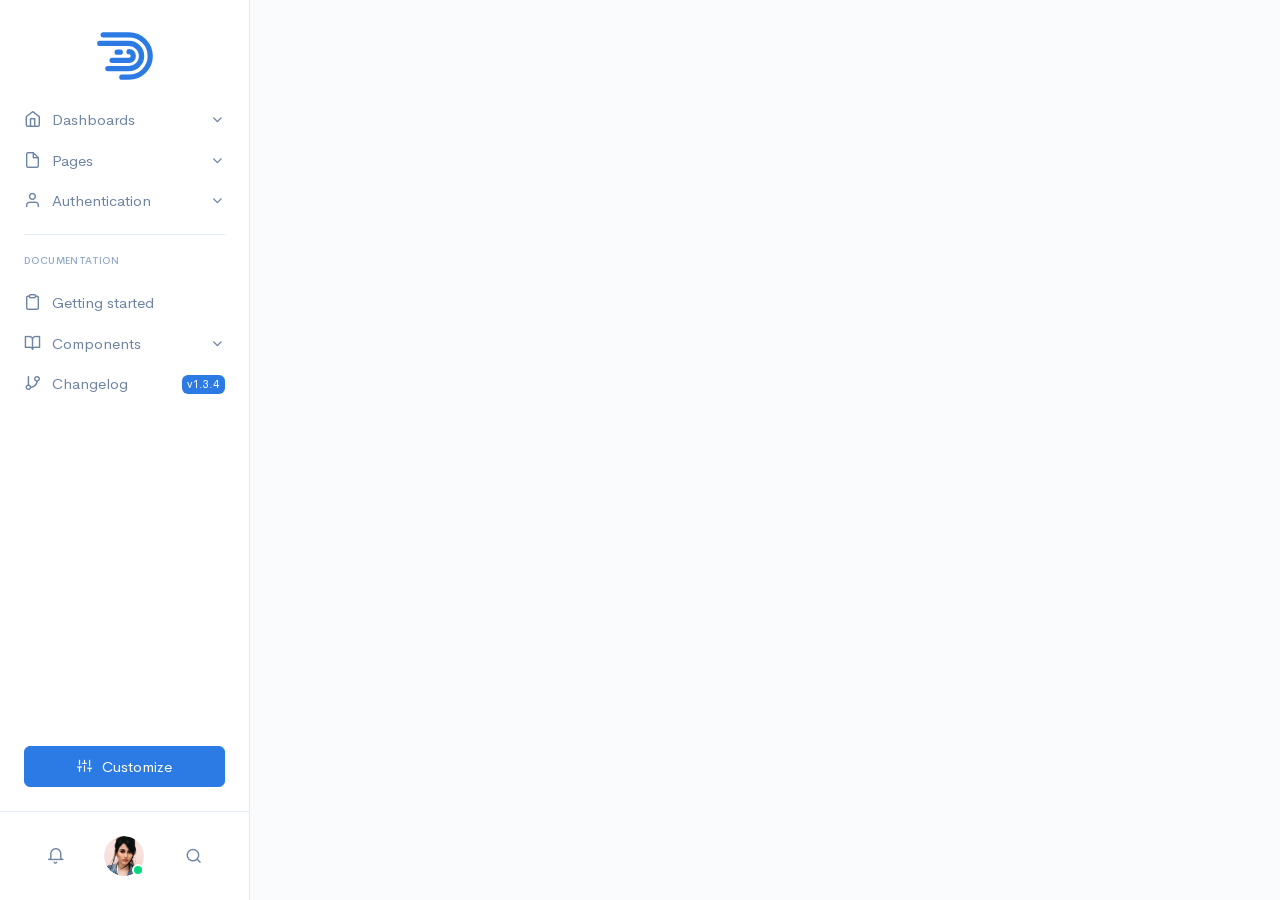
<file: dummy.html>
<!doctype html>
<html lang="en">
  <head>
    <meta charset="utf-8">
    <meta name="viewport" content="width=device-width, initial-scale=1, shrink-to-fit=no">
    <meta name="description" content="A fully featured admin theme which can be used to build CRM, CMS, etc.">

    <!-- Libs CSS -->
    <link rel="stylesheet" href="assets/fonts/feather/feather.min.css">
    <link rel="stylesheet" href="assets/libs/highlight.js/styles/vs2015.css">
    <link rel="stylesheet" href="assets/libs/quill/dist/quill.core.css">
    <link rel="stylesheet" href="assets/libs/select2/dist/css/select2.min.css">
    <link rel="stylesheet" href="assets/libs/flatpickr/dist/flatpickr.min.css">

    <!-- Theme CSS -->
      
    <link rel="stylesheet" href="assets/css/theme.min.css" id="stylesheetLight">

    <link rel="stylesheet" href="assets/css/theme-dark.min.css" id="stylesheetDark">

    <style>body { display: none; }</style>
    

    <title>Dashkit</title>
  </head>
  <body>

    <!-- MODALS
    ================================================== -->
    
    <!-- Modal: Demo -->
    <div class="modal fade fixed-right" id="modalDemo" tabindex="-1" role="dialog" aria-hidden="true">
      <div class="modal-dialog modal-dialog-vertical" role="document">
        <form class="modal-content" id="demoForm">
          <div class="modal-body">
        
            <!-- Close -->
            <a class="close" data-dismiss="modal" aria-label="Close">
              <span aria-hidden="true">&times;</span>
            </a>

            <div class="text-center">
              <img src="assets/img/illustrations/designer-life.svg" alt="..." class="img-fluid mb-3">
            </div>

            <h2 class="text-center mb-2">
              Make Dashkit Your Own
            </h2>

            <p class="text-center mb-4">
              Set preferences that will be cookied for your live preview demonstration.
            </p>

            <hr class="mb-4">

            <h4 class="mb-1">
              Color Scheme
            </h4>

            <p class="small text-muted mb-3">
              Overall light or dark presentation.
            </p>

            <div class="btn-group-toggle d-flex mb-4" data-toggle="buttons">
              <label class="btn btn-white active col">
                <input type="radio" name="colorScheme" id="colorSchemeLight" value="light" checked> <i class="fe fe-sun mr-2"></i> Light Mode
              </label>
              <label class="btn btn-white col ml-2">
                <input type="radio" name="colorScheme" id="colorSchemeDark" value="dark"> <i class="fe fe-moon mr-2"></i> Dark Mode
              </label>
            </div>

            <h4 class="mb-1">
              Navigation Position
            </h4>

            <p class="small text-muted mb-3">
              Select the primary navigation paradigm for your app.
            </p>

            <div class="btn-group-toggle d-flex mb-4" data-toggle="buttons">
              <label class="btn btn-white active col">
                <input type="radio" name="navPosition" id="navPositionSidenav" value="sidenav" checked> Sidenav
              </label>
              <label class="btn btn-white col ml-2">
                <input type="radio" name="navPosition" id="navPositionTopnav" value="topnav"> Topnav
              </label>
              <label class="btn btn-white col ml-2">
                <input type="radio" name="navPosition" id="navPositionCombo" value="combo"> Combo
              </label>
            </div>

            <h4 class="mb-1">
              Sidebar Color
            </h4>

            <p class="small text-muted mb-3">
              Usually dictated by the color scheme, but can be overriden. 
            </p>

            <div class="btn-group-toggle d-flex mb-4" data-toggle="buttons">
              <label class="btn btn-white active col">
                <input type="radio" name="sidebarColor" id="sidebarColorDefault" value="default" checked> Default
              </label>
              <label class="btn btn-white col ml-2">
                <input type="radio" name="sidebarColor" id="sidebarColorVibrant" value="vibrant"> Vibrant
              </label>
            </div>
      
          </div>
          <div class="modal-footer border-0">
        
            <button type="submit" class="btn btn-block btn-primary mt-auto">
              Preview
            </button>

          </div>
        </form>
      </div>
    </div>
    

    <!-- Modal: Members -->
    <div class="modal fade" id="modalMembers" tabindex="-1" role="dialog" aria-hidden="true">
      <div class="modal-dialog modal-dialog-centered" role="document">
        <div class="modal-content">
          <div class="modal-card card" data-toggle="lists" data-lists-values='["name"]'>
            <div class="card-header">
              <div class="row align-items-center">
                <div class="col">

                  <!-- Title -->
                  <h4 class="card-header-title" id="exampleModalCenterTitle">
                    Add a member
                  </h4>
              
                </div>
                <div class="col-auto">

                  <!-- Close -->
                  <button type="button" class="close" data-dismiss="modal" aria-label="Close">
                    <span aria-hidden="true">&times;</span>
                  </button>
              
                </div>
              </div> <!-- / .row -->
            </div>
            <div class="card-header">
          
              <!-- Form -->
              <form>
                <div class="input-group input-group-flush input-group-merge">
                  <input type="search" class="form-control form-control-prepended search" placeholder="Search">
                  <div class="input-group-prepend">
                    <div class="input-group-text">
                      <span class="fe fe-search"></span>
                    </div>
                  </div>
                </div>
              </form>

            </div>
            <div class="card-body">

              <!-- List group -->
              <ul class="list-group list-group-flush list my-n3">
                <li class="list-group-item px-0">
              
                  <div class="row align-items-center">
                    <div class="col-auto">
                  
                      <!-- Avatar -->
                      <a href="profile-posts.html" class="avatar">
                        <img src="assets/img/avatars/profiles/avatar-5.jpg" alt="..." class="avatar-img rounded-circle">
                      </a>

                    </div>
                    <div class="col ml-n2">

                      <!-- Title -->
                      <h4 class="mb-1 name">
                        <a href="profile-posts.html">Miyah Myles</a>
                      </h4>

                      <!-- Time -->
                      <p class="small mb-0">
                        <span class="text-success">●</span> Online
                      </p>
                  
                    </div>
                    <div class="col-auto">
                  
                      <!-- Button -->
                      <a href="#!" class="btn btn-sm btn-white">
                        Add
                      </a>

                    </div>
                  </div> <!-- / .row -->

                </li>
                <li class="list-group-item px-0">
              
                  <div class="row align-items-center">
                    <div class="col-auto">
                  
                      <!-- Avatar -->
                      <a href="profile-posts.html" class="avatar">
                        <img src="assets/img/avatars/profiles/avatar-6.jpg" alt="..." class="avatar-img rounded-circle">
                      </a>

                    </div>
                    <div class="col ml-n2">

                      <!-- Title -->
                      <h4 class="mb-1 name">
                        <a href="profile-posts.html">Ryu Duke</a>
                      </h4>

                      <!-- Time -->
                      <p class="small mb-0">
                        <span class="text-success">●</span> Online
                      </p>
                  
                    </div>
                    <div class="col-auto">
                  
                      <!-- Button -->
                      <a href="#!" class="btn btn-sm btn-white">
                        Add
                      </a>

                    </div>
                  </div> <!-- / .row -->

                </li>
                <li class="list-group-item px-0">
              
                  <div class="row align-items-center">
                    <div class="col-auto">
                  
                      <!-- Avatar -->
                      <a href="profile-posts.html" class="avatar">
                        <img src="assets/img/avatars/profiles/avatar-7.jpg" alt="..." class="avatar-img rounded-circle">
                      </a>

                    </div>
                    <div class="col ml-n2">

                      <!-- Title -->
                      <h4 class="mb-1 name">
                        <a href="profile-posts.html">Glen Rouse</a>
                      </h4>

                      <!-- Time -->
                      <p class="small mb-0">
                        <span class="text-warning">●</span> Busy
                      </p>
                  
                    </div>
                    <div class="col-auto">
                  
                      <!-- Button -->
                      <a href="#!" class="btn btn-sm btn-white">
                        Add
                      </a>

                    </div>
                  </div> <!-- / .row -->

                </li>
                <li class="list-group-item px-0">
              
                  <div class="row align-items-center">
                    <div class="col-auto">
                  
                      <!-- Avatar -->
                      <a href="profile-posts.html" class="avatar">
                        <img src="assets/img/avatars/profiles/avatar-8.jpg" alt="..." class="avatar-img rounded-circle">
                      </a>

                    </div>
                    <div class="col ml-n2">

                      <!-- Title -->
                      <h4 class="mb-1 name">
                        <a href="profile-posts.html">Grace Gross</a>
                      </h4>

                      <!-- Time -->
                      <p class="small mb-0">
                        <span class="text-danger">●</span> Offline
                      </p>
                  
                    </div>
                    <div class="col-auto">
                  
                      <!-- Button -->
                      <a href="#!" class="btn btn-sm btn-white">
                        Add
                      </a>

                    </div>
                  </div> <!-- / .row -->

                </li>
              </ul>

            </div>
          </div>
        </div>
      </div>
    </div>

    <!-- Modal: Search -->
    <div class="modal fade" id="sidebarModalSearch" tabindex="-1" role="dialog" aria-hidden="true">
      <div class="modal-dialog modal-dialog-vertical" role="document">
        <div class="modal-content">
          <div class="modal-body" data-toggle="lists" data-lists-values='["name"]'>
     
            <!-- Form -->
            <form class="mb-4">
              <div class="input-group input-group-merge">
                <input type="search" class="form-control form-control-prepended search" placeholder="Search">
                <div class="input-group-prepend">
                  <div class="input-group-text">
                    <span class="fe fe-search"></span>
                  </div>
                </div>
              </div>
            </form>

            <!-- List group -->
            <div class="my-n3">
              <div class="list-group list-group-flush list">
                <a href="team-overview.html" class="list-group-item px-0">
                  <div class="row align-items-center">
                    <div class="col-auto">
                  
                      <!-- Avatar -->
                      <div class="avatar">
                        <img src="assets/img/avatars/teams/team-logo-1.jpg" alt="..." class="avatar-img rounded">
                      </div>

                    </div>
                    <div class="col ml-n2">

                      <!-- Title -->
                      <h4 class="text-body mb-1 name">
                        Airbnb
                      </h4>

                      <!-- Time -->
                      <p class="small text-muted mb-0">
                        <span class="fe fe-clock"></span> <time datetime="2018-05-24">Updated 2hr ago</time>
                      </p>
                  
                    </div>
                  </div> <!-- / .row -->
                </a>
                <a href="team-overview.html" class="list-group-item px-0">
                  <div class="row align-items-center">
                    <div class="col-auto">
                  
                      <!-- Avatar -->
                      <div class="avatar">
                        <img src="assets/img/avatars/teams/team-logo-2.jpg" alt="..." class="avatar-img rounded">
                      </div>

                    </div>
                    <div class="col ml-n2">

                      <!-- Title -->
                      <h4 class="text-body mb-1 name">
                        Medium Corporation
                      </h4>

                      <!-- Time -->
                      <p class="small text-muted mb-0">
                        <span class="fe fe-clock"></span> <time datetime="2018-05-24">Updated 2hr ago</time>
                      </p>
                  
                    </div>
                  </div> <!-- / .row -->
                </a>
                <a href="project-overview.html" class="list-group-item px-0">

                  <div class="row align-items-center">
                    <div class="col-auto">
                  
                      <!-- Avatar -->
                      <div class="avatar avatar-4by3">
                        <img src="assets/img/avatars/projects/project-1.jpg" alt="..." class="avatar-img rounded">
                      </div>

                    </div>
                    <div class="col ml-n2">

                      <!-- Title -->
                      <h4 class="text-body mb-1 name">
                        Homepage Redesign
                      </h4>

                      <!-- Time -->
                      <p class="small text-muted mb-0">
                        <span class="fe fe-clock"></span> <time datetime="2018-05-24">Updated 4hr ago</time>
                      </p>
                  
                    </div>
                  </div> <!-- / .row -->

                </a>
                <a href="project-overview.html" class="list-group-item px-0">

                  <div class="row align-items-center">
                    <div class="col-auto">
                  
                      <!-- Avatar -->
                      <div class="avatar avatar-4by3">
                        <img src="assets/img/avatars/projects/project-2.jpg" alt="..." class="avatar-img rounded">
                      </div>

                    </div>
                    <div class="col ml-n2">

                      <!-- Title -->
                      <h4 class="text-body mb-1 name">
                        Travels & Time
                      </h4>

                      <!-- Time -->
                      <p class="small text-muted mb-0">
                        <span class="fe fe-clock"></span> <time datetime="2018-05-24">Updated 4hr ago</time>
                      </p>
                  
                    </div>
                  </div> <!-- / .row -->

                </a>
                <a href="project-overview.html" class="list-group-item px-0">

                  <div class="row align-items-center">
                    <div class="col-auto">
                  
                      <!-- Avatar -->
                      <div class="avatar avatar-4by3">
                        <img src="assets/img/avatars/projects/project-3.jpg" alt="..." class="avatar-img rounded">
                      </div>

                    </div>
                    <div class="col ml-n2">

                      <!-- Title -->
                      <h4 class="text-body mb-1 name">
                        Safari Exploration
                      </h4>

                      <!-- Time -->
                      <p class="small text-muted mb-0">
                        <span class="fe fe-clock"></span> <time datetime="2018-05-24">Updated 4hr ago</time>
                      </p>
                  
                    </div>
                  </div> <!-- / .row -->
            
                </a>
                <a href="profile-posts.html" class="list-group-item px-0">
            
                  <div class="row align-items-center">
                    <div class="col-auto">
                  
                      <!-- Avatar -->
                      <div class="avatar">
                        <img src="assets/img/avatars/profiles/avatar-1.jpg" alt="..." class="avatar-img rounded-circle">
                      </div>

                    </div>
                    <div class="col ml-n2">
                  
                      <!-- Title -->
                      <h4 class="text-body mb-1 name">
                        Dianna Smiley
                      </h4>

                      <!-- Status -->
                      <p class="text-body small mb-0">
                        <span class="text-success">●</span> Online
                      </p>

                    </div>
                  </div> <!-- / .row -->

                </a>
                <a href="profile-posts.html" class="list-group-item px-0">

                  <div class="row align-items-center">
                    <div class="col-auto">
                  
                      <!-- Avatar -->
                      <div class="avatar">
                        <img src="assets/img/avatars/profiles/avatar-2.jpg" alt="..." class="avatar-img rounded-circle">
                      </div>

                    </div>
                    <div class="col ml-n2">
                  
                      <!-- Title -->
                      <h4 class="text-body mb-1 name">
                        Ab Hadley
                      </h4>

                      <!-- Status -->
                      <p class="text-body small mb-0">
                        <span class="text-danger">●</span> Offline
                      </p>

                    </div>
                  </div> <!-- / .row -->
            
                </a>
              </div>
            </div>
      
          </div>
        </div>
      </div>
    </div>

    <!-- Modal: Activity -->
    <div class="modal fade" id="sidebarModalActivity" tabindex="-1" role="dialog" aria-hidden="true">
      <div class="modal-dialog modal-dialog-vertical" role="document">
        <div class="modal-content">
          <div class="modal-header">

            <!-- Title -->
            <h4 class="modal-title">
              Notifications
            </h4>

            <!-- Close -->
            <button type="button" class="close" data-dismiss="modal" aria-label="Close">
              <span aria-hidden="true">
                &times;
              </span>
            </button>
        
          </div>
          <div class="modal-body">

            <!-- List group -->
            <div class="list-group list-group-flush my-n3">
              <a class="list-group-item px-0" href="#!">
          
                <div class="row">
                  <div class="col-auto">
                
                    <!-- Avatar -->
                    <div class="avatar avatar-sm">
                      <img src="assets/img/avatars/profiles/avatar-1.jpg" alt="..." class="avatar-img rounded-circle">
                    </div>

                  </div>
                  <div class="col ml-n2">
                
                    <!-- Content -->
                    <div class="small text-muted">
                      <strong class="text-body">Dianna Smiley</strong> shared your post with <strong class="text-body">Ab Hadley</strong>, <strong class="text-body">Adolfo Hess</strong>, and <strong class="text-body">3 others</strong>.
                    </div>

                  </div>
                  <div class="col-auto">

                    <small class="text-muted">
                      2m
                    </small>
                
                  </div>
                </div> <!-- / .row -->

              </a>
              <a class="list-group-item px-0" href="#!">

                <div class="row">
                  <div class="col-auto">
                
                    <!-- Avatar -->
                    <div class="avatar avatar-sm">
                      <img src="assets/img/avatars/profiles/avatar-2.jpg" alt="..." class="avatar-img rounded-circle">
                    </div>

                  </div>
                  <div class="col ml-n2">
                
                    <!-- Content -->
                    <div class="small text-muted">
                      <strong class="text-body">Ab Hadley</strong> reacted to your post with a 😍
                    </div>

                  </div>
                  <div class="col-auto">

                    <small class="text-muted">
                      2m
                    </small>
                
                  </div>
                </div> <!-- / .row -->

              </a>
              <a class="list-group-item px-0" href="#!">

                <div class="row">
                  <div class="col-auto">
                
                    <!-- Avatar -->
                    <div class="avatar avatar-sm">
                      <img src="assets/img/avatars/profiles/avatar-3.jpg" alt="..." class="avatar-img rounded-circle">
                    </div>

                  </div>
                  <div class="col ml-n2">
                
                    <!-- Content -->
                    <div class="small text-muted">
                      <strong class="text-body">Adolfo Hess</strong> commented <blockquote class="text-body">“I don’t think this really makes sense to do without approval from Johnathan since he’s the one...” </blockquote>
                    </div>

                  </div>
                  <div class="col-auto">

                    <small class="text-muted">
                      2m
                    </small>
                
                  </div>
                </div> <!-- / .row -->

              </a>
              <a class="list-group-item px-0" href="#!">

                <div class="row">
                  <div class="col-auto">
                
                    <!-- Avatar -->
                    <div class="avatar avatar-sm">
                      <img src="assets/img/avatars/profiles/avatar-4.jpg" alt="..." class="avatar-img rounded-circle">
                    </div>

                  </div>
                  <div class="col ml-n2">
                
                    <!-- Content -->
                    <div class="small text-muted">
                      <strong class="text-body">Daniela Dewitt</strong> subscribed to you.
                    </div>

                  </div>
                  <div class="col-auto">

                    <small class="text-muted">
                      2m
                    </small>
                
                  </div>
                </div> <!-- / .row -->

              </a>
              <a class="list-group-item px-0" href="#!">

                <div class="row">
                  <div class="col-auto">
                
                    <!-- Avatar -->
                    <div class="avatar avatar-sm">
                      <img src="assets/img/avatars/profiles/avatar-5.jpg" alt="..." class="avatar-img rounded-circle">
                    </div>

                  </div>
                  <div class="col ml-n2">
                
                    <!-- Content -->
                    <div class="small text-muted">
                      <strong class="text-body">Miyah Myles</strong> shared your post with <strong class="text-body">Ryu Duke</strong>, <strong class="text-body">Glen Rouse</strong>, and <strong class="text-body">3 others</strong>.
                    </div>

                  </div>
                  <div class="col-auto">

                    <small class="text-muted">
                      2m
                    </small>
                
                  </div>
                </div> <!-- / .row -->

              </a>
              <a class="list-group-item px-0" href="#!">

                <div class="row">
                  <div class="col-auto">
                
                    <!-- Avatar -->
                    <div class="avatar avatar-sm">
                      <img src="assets/img/avatars/profiles/avatar-6.jpg" alt="..." class="avatar-img rounded-circle">
                    </div>

                  </div>
                  <div class="col ml-n2">
                
                    <!-- Content -->
                    <div class="small text-muted">
                      <strong class="text-body">Ryu Duke</strong> reacted to your post with a 😍
                    </div>

                  </div>
                  <div class="col-auto">

                    <small class="text-muted">
                      2m
                    </small>
                
                  </div>
                </div> <!-- / .row -->

              </a>
              <a class="list-group-item px-0" href="#!">

                <div class="row">
                  <div class="col-auto">
                
                    <!-- Avatar -->
                    <div class="avatar avatar-sm">
                      <img src="assets/img/avatars/profiles/avatar-7.jpg" alt="..." class="avatar-img rounded-circle">
                    </div>

                  </div>
                  <div class="col ml-n2">
                
                    <!-- Content -->
                    <div class="small text-muted">
                      <strong class="text-body">Glen Rouse</strong> commented <blockquote class="text-body">“I don’t think this really makes sense to do without approval from Johnathan since he’s the one...” </blockquote>
                    </div>

                  </div>
                  <div class="col-auto">

                    <small class="text-muted">
                      2m
                    </small>
                
                  </div>
                </div> <!-- / .row -->

              </a>
              <a class="list-group-item px-0" href="#!">

                <div class="row">
                  <div class="col-auto">
                
                    <!-- Avatar -->
                    <div class="avatar avatar-sm">
                      <img src="assets/img/avatars/profiles/avatar-8.jpg" alt="..." class="avatar-img rounded-circle">
                    </div>

                  </div>
                  <div class="col ml-n2">
                
                    <!-- Content -->
                    <div class="small text-muted">
                      <strong class="text-body">Grace Gross</strong> subscribed to you.
                    </div>

                  </div>
                  <div class="col-auto">

                    <small class="text-muted">
                      2m
                    </small>
                
                  </div>
                </div> <!-- / .row -->

              </a>
            </div>

          </div>
        </div>
      </div>
    </div>

    <!-- NAVIGATION
    ================================================== -->
    
      <nav class="navbar navbar-vertical fixed-left navbar-expand-md navbar-light" id="sidebar">
        <div class="container-fluid">

          <!-- Toggler -->
          <button class="navbar-toggler" type="button" data-toggle="collapse" data-target="#sidebarCollapse" aria-controls="sidebarCollapse" aria-expanded="false" aria-label="Toggle navigation">
            <span class="navbar-toggler-icon"></span>
          </button>

          <!-- Brand -->
          <a class="navbar-brand" href="index.html">
            <img src="assets/img/logo.svg" class="navbar-brand-img 
            mx-auto" alt="...">
          </a>

          <!-- User (xs) -->
          <div class="navbar-user d-md-none">

            <!-- Dropdown -->
            <div class="dropdown">
        
              <!-- Toggle -->
              <a href="#" id="sidebarIcon" class="dropdown-toggle" role="button" data-toggle="dropdown" aria-haspopup="true" aria-expanded="false">
                <div class="avatar avatar-sm avatar-online">
                  <img src="assets/img/avatars/profiles/avatar-1.jpg" class="avatar-img rounded-circle" alt="...">
                </div>
              </a>

              <!-- Menu -->
              <div class="dropdown-menu dropdown-menu-right" aria-labelledby="sidebarIcon">
                <a href="profile-posts.html" class="dropdown-item">Profile</a>
                <a href="settings.html" class="dropdown-item">Settings</a>
                <hr class="dropdown-divider">
                <a href="sign-in.html" class="dropdown-item">Logout</a>
              </div>

            </div>

          </div>

          <!-- Collapse -->
          <div class="collapse navbar-collapse" id="sidebarCollapse">

            <!-- Form -->
            <form class="mt-4 mb-3 d-md-none">
              <div class="input-group input-group-rounded input-group-merge">
                <input type="search" class="form-control form-control-rounded form-control-prepended" placeholder="Search" aria-label="Search">
                <div class="input-group-prepend">
                  <div class="input-group-text">
                    <span class="fe fe-search"></span>
                  </div>
                </div>
              </div>
            </form>
      
            <!-- Navigation -->
            <ul class="navbar-nav">
              <li class="nav-item">
                <a class="nav-link" href="#sidebarDashboards" data-toggle="collapse" role="button" aria-expanded="false" aria-controls="sidebarDashboards">
                  <i class="fe fe-home"></i> Dashboards
                </a>
                <div class="collapse " id="sidebarDashboards">
                  <ul class="nav nav-sm flex-column">
                    <li class="nav-item">
                      <a href="index.html" class="nav-link ">
                        Default
                      </a>
                    </li>
                    <li class="nav-item">
                      <a href="dashboard-alt.html" class="nav-link ">
                        Alternative <span class="badge badge-soft-success ml-auto">New</span>
                      </a>
                    </li>
                  </ul>
                </div>
              </li>
              <li class="nav-item">
                <a class="nav-link" href="#sidebarPages" data-toggle="collapse" role="button" aria-expanded="false" aria-controls="sidebarPages">
                  <i class="fe fe-file"></i> Pages
                </a>
                <div class="collapse " id="sidebarPages">
                  <ul class="nav nav-sm flex-column">
                    <li class="nav-item">
                      <a href="#sidebarProfile" class="nav-link" data-toggle="collapse" role="button" aria-expanded="false" aria-controls="sidebarProfile">
                        Profile
                      </a>
                      <div class="collapse " id="sidebarProfile">
                        <ul class="nav nav-sm flex-column">
                          <li class="nav-item">
                            <a href="profile-posts.html" class="nav-link ">
                              Posts
                            </a>
                          </li>
                          <li class="nav-item">
                            <a href="profile-groups.html" class="nav-link ">
                              Groups
                            </a>
                          </li>
                          <li class="nav-item">
                            <a href="profile-projects.html" class="nav-link ">
                              Projects
                            </a>
                          </li>
                          <li class="nav-item">
                            <a href="profile-files.html" class="nav-link ">
                              Files
                            </a>
                          </li>
                            <li class="nav-item">
                            <a href="profile-subscribers.html" class="nav-link ">
                              Subscribers
                            </a>
                          </li>
                        </ul>
                      </div>
                    </li>
                    <li class="nav-item">
                      <a href="#sidebarProject" class="nav-link" data-toggle="collapse" role="button" aria-expanded="false" aria-controls="sidebarProject">
                        Project
                      </a>
                      <div class="collapse " id="sidebarProject">
                        <ul class="nav nav-sm flex-column">
                          <li class="nav-item">
                            <a href="project-overview.html" class="nav-link ">
                              Overview
                            </a>
                          </li>
                          <li class="nav-item">
                            <a href="project-files.html" class="nav-link ">
                              Files
                            </a>
                          </li>
                          <li class="nav-item">
                            <a href="project-reports.html" class="nav-link ">
                              Reports
                            </a>
                          </li>
                          <li class="nav-item">
                            <a href="project-new.html" class="nav-link ">
                              New project
                            </a>
                          </li>
                        </ul>
                      </div>
                    </li>
                    <li class="nav-item">
                      <a href="#sidebarTeam" class="nav-link" data-toggle="collapse" role="button" aria-expanded="false" aria-controls="sidebarTeam">
                        Team
                      </a>
                      <div class="collapse " id="sidebarTeam">
                        <ul class="nav nav-sm flex-column">
                          <li class="nav-item">
                            <a href="team-overview.html" class="nav-link ">
                              Overview
                            </a>
                          </li>
                          <li class="nav-item">
                            <a href="team-projects.html" class="nav-link ">
                              Projects
                            </a>
                          </li>
                          <li class="nav-item">
                            <a href="team-members.html" class="nav-link ">
                              Members
                            </a>
                          </li>
                          <li class="nav-item">
                            <a href="team-new.html" class="nav-link ">
                              New team
                            </a>
                          </li>
                        </ul>
                      </div>
                    </li>
                    <li class="nav-item">
                      <a href="orders.html" class="nav-link ">
                        Orders
                      </a>
                    </li>
                    <li class="nav-item">
                      <a href="feed.html" class="nav-link ">
                        Feed
                      </a>
                    </li>
                    <li class="nav-item">
                      <a href="settings.html" class="nav-link ">
                        Settings
                      </a>
                    </li>
                    <li class="nav-item">
                      <a href="invoice.html" class="nav-link ">
                        Invoice
                      </a>
                    </li>
                    <li class="nav-item">
                      <a href="pricing.html" class="nav-link ">
                        Pricing
                      </a>
                    </li>
                  </ul>
                </div>
              </li>
              <li class="nav-item">
                <a class="nav-link" href="#sidebarAuth" data-toggle="collapse" role="button" aria-expanded="false" aria-controls="sidebarAuth">
                  <i class="fe fe-user"></i> Authentication
                </a>
                <div class="collapse" id="sidebarAuth">
                  <ul class="nav nav-sm flex-column">
                    <li class="nav-item">
                      <a href="#sidebarSignIn" class="nav-link" data-toggle="collapse" role="button" aria-expanded="false" aria-controls="sidebarSignIn">
                        Sign in
                      </a>
                      <div class="collapse" id="sidebarSignIn">
                        <ul class="nav nav-sm flex-column">
                          <li class="nav-item">
                            <a href="sign-in-cover.html" class="nav-link">
                              Cover
                            </a>
                          </li>
                          <li class="nav-item">
                            <a href="sign-in-illustration.html" class="nav-link">
                              Illustration
                            </a>
                          </li>
                          <li class="nav-item">
                            <a href="sign-in.html" class="nav-link">
                              Basic
                            </a>
                          </li>
                        </ul>
                      </div>
                    </li>
                    <li class="nav-item">
                      <a href="#sidebarSignUp" class="nav-link" data-toggle="collapse" role="button" aria-expanded="false" aria-controls="sidebarSignUp">
                        Sign up
                      </a>
                      <div class="collapse" id="sidebarSignUp">
                        <ul class="nav nav-sm flex-column">
                          <li class="nav-item">
                            <a href="sign-up-cover.html" class="nav-link">
                              Cover
                            </a>
                          </li>
                          <li class="nav-item">
                            <a href="sign-up-illustration.html" class="nav-link">
                              Illustration
                            </a>
                          </li>
                          <li class="nav-item">
                            <a href="sign-up.html" class="nav-link">
                              Basic
                            </a>
                          </li>
                        </ul>
                      </div>
                    </li>
                    <li class="nav-item">
                      <a href="#sidebarPassword" class="nav-link" data-toggle="collapse" role="button" aria-expanded="false" aria-controls="sidebarPassword">
                        Password reset
                      </a>
                      <div class="collapse" id="sidebarPassword">
                        <ul class="nav nav-sm flex-column">
                          <li class="nav-item">
                            <a href="password-reset-cover.html" class="nav-link">
                              Cover
                            </a>
                          </li>
                          <li class="nav-item">
                            <a href="password-reset-illustration.html" class="nav-link">
                              Illustration
                            </a>
                          </li>
                          <li class="nav-item">
                            <a href="password-reset.html" class="nav-link">
                              Basic
                            </a>
                          </li>
                        </ul>
                      </div>
                    </li>
                    <li class="nav-item">
                      <a href="#sidebarError" class="nav-link" data-toggle="collapse" role="button" aria-expanded="false" aria-controls="sidebarError">
                        Error
                      </a>
                      <div class="collapse" id="sidebarError">
                        <ul class="nav nav-sm flex-column">
                          <li class="nav-item">
                            <a href="error-illustration.html" class="nav-link">
                              Illustration
                            </a>
                          </li>
                          <li class="nav-item">
                            <a href="error.html" class="nav-link">
                              Basic
                            </a>
                          </li>
                        </ul>
                      </div>
                    </li>
                  </ul>
                </div>
              </li>
              <li class="nav-item d-md-none">
                <a class="nav-link" href="#sidebarModalActivity" data-toggle="modal">
                 <span class="fe fe-bell"></span> Notifications
                </a>
              </li>
            </ul>

            <!-- Divider -->
            <hr class="navbar-divider my-3">

            <!-- Heading -->
            <h6 class="navbar-heading">
              Documentation
            </h6>

            <!-- Navigation -->
            <ul class="navbar-nav mb-md-4">
              <li class="nav-item">
                <a class="nav-link " href="getting-started.html">
                  <i class="fe fe-clipboard"></i> Getting started
                </a>
              </li>
              <li class="nav-item dropdown">
                <a class="nav-link" href="#sidebarComponents" data-toggle="collapse" role="button" aria-expanded="false" aria-controls="sidebarComponents">
                  <i class="fe fe-book-open"></i> Components
                </a>
                <div class="collapse " id="sidebarComponents">
                  <ul class="nav nav-sm flex-column">
                    <li class="nav-item">
                      <a href="components.html#alerts" class="nav-link">
                        Alerts
                      </a>
                    </li>
                    <li class="nav-item">
                      <a href="components.html#avatars" class="nav-link">
                        Avatars
                      </a>
                    </li>
                    <li class="nav-item">
                      <a href="components.html#badges" class="nav-link">
                        Badges
                      </a>
                    </li>
                    <li class="nav-item">
                      <a href="components.html#breadcrumb" class="nav-link">
                        Breadcrumb
                      </a>
                    </li>
                    <li class="nav-item">
                      <a href="components.html#buttons" class="nav-link">
                        Buttons
                      </a>
                    </li>
                    <li class="nav-item">
                      <a href="components.html#button-group" class="nav-link">
                        Button group
                      </a>
                    </li>
                    <li class="nav-item">
                      <a href="components.html#cards" class="nav-link">
                        Cards
                      </a>
                    </li>
                    <li class="nav-item">
                      <a href="components.html#charts" class="nav-link">
                        Charts
                      </a>
                    </li>
                    <li class="nav-item">
                      <a href="components.html#dropdowns" class="nav-link">
                        Dropdowns
                      </a>
                    </li>
                    <li class="nav-item">
                      <a href="components.html#forms" class="nav-link">
                        Forms
                      </a>
                    </li>
                    <li class="nav-item">
                      <a href="components.html#icons" class="nav-link">
                        Icons
                      </a>
                    </li>
                    <li class="nav-item">
                      <a href="components.html#lists" class="nav-link">
                        Lists
                      </a>
                    </li>
                    <li class="nav-item">
                      <a href="components.html#modal" class="nav-link">
                        Modal
                      </a>
                    </li>
                    <li class="nav-item">
                      <a href="components.html#navs" class="nav-link">
                        Navs
                      </a>
                    </li>
                    <li class="nav-item">
                      <a href="components.html#navbarExample" class="nav-link">
                        Navbar
                      </a>
                    </li>
                    <li class="nav-item">
                      <a href="components.html#page-headers" class="nav-link">
                        Page headers
                      </a>
                    </li>
                    <li class="nav-item">
                      <a href="components.html#pagination" class="nav-link">
                        Pagination
                      </a>
                    </li>
                    <li class="nav-item">
                      <a href="components.html#popovers" class="nav-link">
                        Popovers
                      </a>
                    </li>
                    <li class="nav-item">
                      <a href="components.html#progress" class="nav-link">
                        Progress
                      </a>
                    </li>
                    <li class="nav-item">
                      <a href="components.html#social-posts" class="nav-link">
                        Social post
                      </a>
                    </li>
                    <li class="nav-item">
                      <a href="components.html#spinners" class="nav-link">
                        Spinners
                      </a>
                    </li>
                    <li class="nav-item">
                      <a href="components.html#tables" class="nav-link">
                        Tables
                      </a>
                    </li>
                    <li class="nav-item">
                      <a href="components.html#toasts" class="nav-link">
                        Toasts
                      </a>
                    </li>
                    <li class="nav-item">
                      <a href="components.html#tooltips" class="nav-link">
                        Tooltips
                      </a>
                    </li>
                    <li class="nav-item">
                      <a href="components.html#typography" class="nav-link">
                        Typography
                      </a>
                    </li>
                    <li class="nav-item">
                      <a href="components.html#utilities" class="nav-link">
                        Utilities
                      </a>
                    </li>
                  </ul>
                </div>
              </li>
              <li class="nav-item">
                <a class="nav-link " href="changelog.html">
                  <i class="fe fe-git-branch"></i> Changelog <span class="badge badge-primary ml-auto">v1.3.4</span>
                </a>
              </li>
            </ul>
      
            <!-- Push content down -->
            <div class="mt-auto"></div>
      
            
            <!-- Customize -->
            <a href="#modalDemo" class="btn btn-block btn-primary mb-4" data-toggle="modal">
              <i class="fe fe-sliders mr-2"></i> Customize
            </a>
            
      
            
            <!-- User (md) -->
            <div class="navbar-user d-none d-md-flex" id="sidebarUser">
        
              <!-- Icon -->
              <a href="#sidebarModalActivity" class="navbar-user-link" data-toggle="modal">
                <span class="icon">
                  <i class="fe fe-bell"></i>
                </span>
              </a>

              <!-- Dropup -->
              <div class="dropup">
          
                <!-- Toggle -->
                <a href="#" id="sidebarIconCopy" class="dropdown-toggle" role="button" data-toggle="dropdown" aria-haspopup="true" aria-expanded="false">
                  <div class="avatar avatar-sm avatar-online">
                    <img src="assets/img/avatars/profiles/avatar-1.jpg" class="avatar-img rounded-circle" alt="...">
                  </div>
                </a>

                <!-- Menu -->
                <div class="dropdown-menu" aria-labelledby="sidebarIconCopy">
                  <a href="profile-posts.html" class="dropdown-item">Profile</a>
                  <a href="settings.html" class="dropdown-item">Settings</a>
                  <hr class="dropdown-divider">
                  <a href="sign-in.html" class="dropdown-item">Logout</a>
                </div>

              </div>

              <!-- Icon -->
              <a href="#sidebarModalSearch" class="navbar-user-link" data-toggle="modal">
                <span class="icon">
                  <i class="fe fe-search"></i>
                </span>
              </a>

            </div>
            

          </div> <!-- / .navbar-collapse -->

        </div>
      </nav>
    
    
      <nav class="navbar navbar-expand-lg navbar-light" id="topnav">
        <div class="container">

          <!-- Toggler -->
          <button class="navbar-toggler mr-auto" type="button" data-toggle="collapse" data-target="#navbar" aria-controls="navbar" aria-expanded="false" aria-label="Toggle navigation">
            <span class="navbar-toggler-icon"></span>
          </button>

          <!-- Brand -->
          <a class="navbar-brand mr-auto" href="index.html">
            <img src="assets/img/logo.svg" alt="..." class="navbar-brand-img">
          </a>

          <!-- Form -->
          <form class="form-inline mr-4 d-none d-lg-flex">
            <div class="input-group input-group-rounded input-group-merge" data-toggle="lists" data-lists-values='["name"]'>

              <!-- Input -->
              <input type="search" class="form-control form-control-prepended  dropdown-toggle search" data-toggle="dropdown" placeholder="Search" aria-label="Search">
              <div class="input-group-prepend">
                <div class="input-group-text">
                  <i class="fe fe-search"></i>
                </div>
              </div>

              <!-- Menu -->
              <div class="dropdown-menu dropdown-menu-card">
                <div class="card-body">

                  <!-- List group -->
                  <div class="list-group list-group-flush list my-n3">
                    <a href="team-overview.html" class="list-group-item px-0">
                      <div class="row align-items-center">
                        <div class="col-auto">
                    
                          <!-- Avatar -->
                          <div class="avatar">
                            <img src="assets/img/avatars/teams/team-logo-1.jpg" alt="..." class="avatar-img rounded">
                          </div>

                        </div>
                        <div class="col ml-n2">

                          <!-- Title -->
                          <h4 class="text-body mb-1 name">
                            Airbnb
                          </h4>

                          <!-- Time -->
                          <p class="small text-muted mb-0">
                            <span class="fe fe-clock"></span> <time datetime="2018-05-24">Updated 2hr ago</time>
                          </p>
                    
                        </div>
                      </div> <!-- / .row -->
                    </a>
                    <a href="team-overview.html" class="list-group-item px-0">
                      <div class="row align-items-center">
                        <div class="col-auto">
                    
                          <!-- Avatar -->
                          <div class="avatar">
                            <img src="assets/img/avatars/teams/team-logo-2.jpg" alt="..." class="avatar-img rounded">
                          </div>

                        </div>
                        <div class="col ml-n2">

                          <!-- Title -->
                          <h4 class="text-body mb-1 name">
                            Medium Corporation
                          </h4>

                          <!-- Time -->
                          <p class="small text-muted mb-0">
                            <span class="fe fe-clock"></span> <time datetime="2018-05-24">Updated 2hr ago</time>
                          </p>
                    
                        </div>
                      </div> <!-- / .row -->
                    </a>
                    <a href="project-overview.html" class="list-group-item px-0">

                      <div class="row align-items-center">
                        <div class="col-auto">
                    
                          <!-- Avatar -->
                          <div class="avatar avatar-4by3">
                            <img src="assets/img/avatars/projects/project-1.jpg" alt="..." class="avatar-img rounded">
                          </div>

                        </div>
                        <div class="col ml-n2">

                          <!-- Title -->
                          <h4 class="text-body mb-1 name">
                            Homepage Redesign
                          </h4>

                          <!-- Time -->
                          <p class="small text-muted mb-0">
                            <span class="fe fe-clock"></span> <time datetime="2018-05-24">Updated 4hr ago</time>
                          </p>
                    
                        </div>
                      </div> <!-- / .row -->

                    </a>
                    <a href="project-overview.html" class="list-group-item px-0">

                      <div class="row align-items-center">
                        <div class="col-auto">
                    
                          <!-- Avatar -->
                          <div class="avatar avatar-4by3">
                            <img src="assets/img/avatars/projects/project-2.jpg" alt="..." class="avatar-img rounded">
                          </div>

                        </div>
                        <div class="col ml-n2">

                          <!-- Title -->
                          <h4 class="text-body mb-1 name">
                            Travels & Time
                          </h4>

                          <!-- Time -->
                          <p class="small text-muted mb-0">
                            <span class="fe fe-clock"></span> <time datetime="2018-05-24">Updated 4hr ago</time>
                          </p>
                    
                        </div>
                      </div> <!-- / .row -->

                    </a>
                    <a href="project-overview.html" class="list-group-item px-0">

                      <div class="row align-items-center">
                        <div class="col-auto">
                    
                          <!-- Avatar -->
                          <div class="avatar avatar-4by3">
                            <img src="assets/img/avatars/projects/project-3.jpg" alt="..." class="avatar-img rounded">
                          </div>

                        </div>
                        <div class="col ml-n2">

                          <!-- Title -->
                          <h4 class="text-body mb-1 name">
                            Safari Exploration
                          </h4>

                          <!-- Time -->
                          <p class="small text-muted mb-0">
                            <span class="fe fe-clock"></span> <time datetime="2018-05-24">Updated 4hr ago</time>
                          </p>
                    
                        </div>
                      </div> <!-- / .row -->
              
                    </a>
                    <a href="profile-posts.html" class="list-group-item px-0">
              
                      <div class="row align-items-center">
                        <div class="col-auto">
                    
                          <!-- Avatar -->
                          <div class="avatar">
                            <img src="assets/img/avatars/profiles/avatar-1.jpg" alt="..." class="avatar-img rounded-circle">
                          </div>

                        </div>
                        <div class="col ml-n2">
                    
                          <!-- Title -->
                          <h4 class="text-body mb-1 name">
                            Dianna Smiley
                          </h4>

                          <!-- Status -->
                          <p class="text-body small mb-0">
                            <span class="text-success">●</span> Online
                          </p>

                        </div>
                      </div> <!-- / .row -->

                    </a>
                    <a href="profile-posts.html" class="list-group-item px-0">

                      <div class="row align-items-center">
                        <div class="col-auto">
                    
                          <!-- Avatar -->
                          <div class="avatar">
                            <img src="assets/img/avatars/profiles/avatar-2.jpg" alt="..." class="avatar-img rounded-circle">
                          </div>

                        </div>
                        <div class="col ml-n2">
                    
                          <!-- Title -->
                          <h4 class="text-body mb-1 name">
                            Ab Hadley
                          </h4>

                          <!-- Status -->
                          <p class="text-body small mb-0">
                            <span class="text-danger">●</span> Offline
                          </p>

                        </div>
                      </div> <!-- / .row -->
              
                    </a>
                  </div>
          
                </div>
              </div> <!-- / .dropdown-menu -->

            </div>
          </form>

          <!-- User -->
          <div class="navbar-user">
      
            <!-- Dropdown -->
            <div class="dropdown mr-4 d-none d-lg-flex">
        
              <!-- Toggle -->
              <a href="#" class="text-muted" role="button" data-toggle="dropdown" aria-haspopup="true" aria-expanded="false">
                <span class="icon active">
                  <i class="fe fe-bell"></i>
                </span>
              </a>

              <!-- Menu -->
              <div class="dropdown-menu dropdown-menu-right dropdown-menu-card">
                <div class="card-header">
                  <div class="row align-items-center">
                    <div class="col">
                
                      <!-- Title -->
                      <h5 class="card-header-title">
                        Notifications
                      </h5>

                    </div>
                    <div class="col-auto">
                
                      <!-- Link -->
                      <a href="#!" class="small">
                        View all
                      </a>

                    </div>
                  </div> <!-- / .row -->
                </div> <!-- / .card-header -->
                <div class="card-body">

                  <!-- List group -->
                  <div class="list-group list-group-flush my-n3">
                    <a class="list-group-item px-0" href="#!">
              
                      <div class="row">
                        <div class="col-auto">
                    
                          <!-- Avatar -->
                          <div class="avatar avatar-sm">
                            <img src="assets/img/avatars/profiles/avatar-1.jpg" alt="..." class="avatar-img rounded-circle">
                          </div>

                        </div>
                        <div class="col ml-n2">
                    
                          <!-- Content -->
                          <div class="small text-muted">
                            <strong class="text-body">Dianna Smiley</strong> shared your post with <strong class="text-body">Ab Hadley</strong>, <strong class="text-body">Adolfo Hess</strong>, and <strong class="text-body">3 others</strong>.
                          </div>

                        </div>
                        <div class="col-auto">

                          <small class="text-muted">
                            2m
                          </small>
                    
                        </div>
                      </div> <!-- / .row -->

                    </a>
                    <a class="list-group-item px-0" href="#!">

                      <div class="row">
                        <div class="col-auto">
                    
                          <!-- Avatar -->
                          <div class="avatar avatar-sm">
                            <img src="assets/img/avatars/profiles/avatar-2.jpg" alt="..." class="avatar-img rounded-circle">
                          </div>

                        </div>
                        <div class="col ml-n2">
                    
                          <!-- Content -->
                          <div class="small text-muted">
                            <strong class="text-body">Ab Hadley</strong> reacted to your post with a 😍
                          </div>

                        </div>
                        <div class="col-auto">

                          <small class="text-muted">
                            2m
                          </small>
                    
                        </div>
                      </div> <!-- / .row -->

                    </a>
                    <a class="list-group-item px-0" href="#!">

                      <div class="row">
                        <div class="col-auto">
                    
                          <!-- Avatar -->
                          <div class="avatar avatar-sm">
                            <img src="assets/img/avatars/profiles/avatar-3.jpg" alt="..." class="avatar-img rounded-circle">
                          </div>

                        </div>
                        <div class="col ml-n2">
                    
                          <!-- Content -->
                          <div class="small text-muted">
                            <strong class="text-body">Adolfo Hess</strong> commented <blockquote class="text-body">“I don’t think this really makes sense to do without approval from Johnathan since he’s the one...” </blockquote>
                          </div>

                        </div>
                        <div class="col-auto">

                          <small class="text-muted">
                            2m
                          </small>
                    
                        </div>
                      </div> <!-- / .row -->

                    </a>
                    <a class="list-group-item px-0" href="#!">

                      <div class="row">
                        <div class="col-auto">
                    
                          <!-- Avatar -->
                          <div class="avatar avatar-sm">
                            <img src="assets/img/avatars/profiles/avatar-4.jpg" alt="..." class="avatar-img rounded-circle">
                          </div>

                        </div>
                        <div class="col ml-n2">
                    
                          <!-- Content -->
                          <div class="small text-muted">
                            <strong class="text-body">Daniela Dewitt</strong> subscribed to you.
                          </div>

                        </div>
                        <div class="col-auto">

                          <small class="text-muted">
                            2m
                          </small>
                    
                        </div>
                      </div> <!-- / .row -->

                    </a>
                    <a class="list-group-item px-0" href="#!">

                      <div class="row">
                        <div class="col-auto">
                    
                          <!-- Avatar -->
                          <div class="avatar avatar-sm">
                            <img src="assets/img/avatars/profiles/avatar-5.jpg" alt="..." class="avatar-img rounded-circle">
                          </div>

                        </div>
                        <div class="col ml-n2">
                    
                          <!-- Content -->
                          <div class="small text-muted">
                            <strong class="text-body">Miyah Myles</strong> shared your post with <strong class="text-body">Ryu Duke</strong>, <strong class="text-body">Glen Rouse</strong>, and <strong class="text-body">3 others</strong>.
                          </div>

                        </div>
                        <div class="col-auto">

                          <small class="text-muted">
                            2m
                          </small>
                    
                        </div>
                      </div> <!-- / .row -->

                    </a>
                    <a class="list-group-item px-0" href="#!">

                      <div class="row">
                        <div class="col-auto">
                    
                          <!-- Avatar -->
                          <div class="avatar avatar-sm">
                            <img src="assets/img/avatars/profiles/avatar-6.jpg" alt="..." class="avatar-img rounded-circle">
                          </div>

                        </div>
                        <div class="col ml-n2">
                    
                          <!-- Content -->
                          <div class="small text-muted">
                            <strong class="text-body">Ryu Duke</strong> reacted to your post with a 😍
                          </div>

                        </div>
                        <div class="col-auto">

                          <small class="text-muted">
                            2m
                          </small>
                    
                        </div>
                      </div> <!-- / .row -->

                    </a>
                    <a class="list-group-item px-0" href="#!">

                      <div class="row">
                        <div class="col-auto">
                    
                          <!-- Avatar -->
                          <div class="avatar avatar-sm">
                            <img src="assets/img/avatars/profiles/avatar-7.jpg" alt="..." class="avatar-img rounded-circle">
                          </div>

                        </div>
                        <div class="col ml-n2">
                    
                          <!-- Content -->
                          <div class="small text-muted">
                            <strong class="text-body">Glen Rouse</strong> commented <blockquote class="text-body">“I don’t think this really makes sense to do without approval from Johnathan since he’s the one...” </blockquote>
                          </div>

                        </div>
                        <div class="col-auto">

                          <small class="text-muted">
                            2m
                          </small>
                    
                        </div>
                      </div> <!-- / .row -->

                    </a>
                    <a class="list-group-item px-0" href="#!">

                      <div class="row">
                        <div class="col-auto">
                    
                          <!-- Avatar -->
                          <div class="avatar avatar-sm">
                            <img src="assets/img/avatars/profiles/avatar-8.jpg" alt="..." class="avatar-img rounded-circle">
                          </div>

                        </div>
                        <div class="col ml-n2">
                    
                          <!-- Content -->
                          <div class="small text-muted">
                            <strong class="text-body">Grace Gross</strong> subscribed to you.
                          </div>

                        </div>
                        <div class="col-auto">

                          <small class="text-muted">
                            2m
                          </small>
                    
                        </div>
                      </div> <!-- / .row -->

                    </a>
                  </div>
            
                </div>
              </div> <!-- / .dropdown-menu -->

            </div>

            <!-- Dropdown -->
            <div class="dropdown">
        
              <!-- Toggle -->
              <a href="#" class="avatar avatar-sm avatar-online dropdown-toggle" role="button" data-toggle="dropdown" aria-haspopup="true" aria-expanded="false">
                <img src="assets/img/avatars/profiles/avatar-1.jpg" alt="..." class="avatar-img rounded-circle">
              </a>

              <!-- Menu -->
              <div class="dropdown-menu dropdown-menu-right">
                <a href="profile-posts.html" class="dropdown-item">Profile</a>
                <a href="settings.html" class="dropdown-item">Settings</a>
                <hr class="dropdown-divider">
                <a href="sign-in.html" class="dropdown-item">Logout</a>
              </div>

            </div>

          </div>

          <!-- Collapse -->
          <div class="collapse navbar-collapse mr-auto order-lg-first" id="navbar">

            <!-- Form -->
            <form class="mt-4 mb-3 d-md-none">
              <input type="search" class="form-control form-control-rounded" placeholder="Search" aria-label="Search">
            </form>

            <!-- Navigation -->
            <ul class="navbar-nav mr-auto">
              <li class="nav-item dropdown">
                <a class="nav-link dropdown-toggle " href="#" id="topnavDashboards" role="button" data-toggle="dropdown" aria-haspopup="true" aria-expanded="false">
                  Dashboards
                </a>
                <ul class="dropdown-menu" aria-labelledby="topnavDashboards">
                  <li>
                    <a class="dropdown-item " href="index.html">
                      Default
                    </a>
                  </li>
                  <li>
                    <a class="dropdown-item " href="dashboard-alt.html">
                      Alternative
                    </a>
                  </li>
                </ul>
              </li>
              <li class="nav-item dropdown">
                <a class="nav-link dropdown-toggle " href="#" id="topnavPages" role="button" data-toggle="dropdown" aria-haspopup="true" aria-expanded="false">
                  Pages
                </a>
                <ul class="dropdown-menu" aria-labelledby="topnavPages">
                  <li class="dropright">
                    <a class="dropdown-item dropdown-toggle " href="#" id="topnavProfile" role="button" data-toggle="dropdown" aria-haspopup="true" aria-expanded="false">
                      Profile
                    </a>
                    <div class="dropdown-menu" aria-labelledby="topnavProfile">
                      <a class="dropdown-item " href="profile-posts.html">
                        Posts
                      </a>
                      <a class="dropdown-item " href="profile-groups.html">
                        Groups
                      </a>
                      <a class="dropdown-item " href="profile-projects.html">
                        Projects
                      </a>
                      <a class="dropdown-item " href="profile-files.html">
                        Files
                      </a>
                      <a class="dropdown-item " href="profile-subscribers.html">
                        Subscribers
                      </a>
                    </div>
                  </li>
                  <li class="dropright">
                    <a class="dropdown-item dropdown-toggle " href="#" id="topnavProject" role="button" data-toggle="dropdown" aria-haspopup="true" aria-expanded="false">
                      Project
                    </a>
                    <div class="dropdown-menu" aria-labelledby="topnavProject">
                      <a class="dropdown-item " href="project-overview.html">
                        Overview
                      </a>
                      <a class="dropdown-item " href="project-files.html">
                        Files
                      </a>
                      <a class="dropdown-item " href="project-reports.html">
                        Reports
                      </a>
                      <a class="dropdown-item " href="project-new.html">
                        New project
                      </a>
                    </div>
                  </li>
                  <li class="dropright">
                    <a class="dropdown-item dropdown-toggle " href="#" id="topnavTeam" role="button" data-toggle="dropdown" aria-haspopup="true" aria-expanded="false">
                      Team
                    </a>
                    <div class="dropdown-menu" aria-labelledby="topnavTeam">
                      <a class="dropdown-item " href="team-overview.html">
                        Overview
                      </a>
                      <a class="dropdown-item " href="team-projects.html">
                        Projects
                      </a>
                      <a class="dropdown-item " href="team-members.html">
                        Members
                      </a>
                      <a class="dropdown-item " href="team-new.html">
                        New team
                      </a>
                    </div>
                  </li>
                  <li>
                    <a class="dropdown-item " href="orders.html">
                      Orders
                    </a>
                  </li>
                  <li>
                    <a class="dropdown-item " href="feed.html">
                      Feed
                    </a>
                  </li>
                  <li>
                    <a class="dropdown-item " href="settings.html">
                      Settings
                    </a>
                  </li>
                  <li>
                    <a class="dropdown-item " href="invoice.html">
                      Invoice
                    </a>
                  </li>
                  <li>
                    <a class="dropdown-item " href="pricing.html">
                      Pricing
                    </a>
                  </li>
                </ul>
              </li>
              <li class="nav-item dropdown">
                <a class="nav-link dropdown-toggle" href="#" id="topnavAuth" role="button" data-toggle="dropdown" aria-haspopup="true" aria-expanded="false">
                  Auth
                </a>
                <ul class="dropdown-menu" aria-labelledby="topnavAuth">
                  <li class="dropleft">
                    <a class="dropdown-item dropdown-toggle" href="#" id="topnavSignIn" role="button" data-toggle="dropdown" aria-haspopup="true" aria-expanded="false">
                      Sign in
                    </a>
                    <div class="dropdown-menu" aria-labelledby="topnavSignIn">
                      <a class="dropdown-item" href="sign-in-cover.html">
                        Cover
                      </a>
                      <a class="dropdown-item" href="sign-in-illustration.html">
                        Illustration
                      </a>
                      <a class="dropdown-item" href="sign-in-basics.html">
                        Basic
                      </a>
                    </div>
                  </li>
                  <li class="dropright">
                    <a class="dropdown-item dropdown-toggle" href="#" id="topnavSignUp" role="button" data-toggle="dropdown" aria-haspopup="true" aria-expanded="false">
                      Sign up
                    </a>
                    <div class="dropdown-menu" aria-labelledby="topnavSignUp">
                      <a class="dropdown-item" href="sign-up-cover.html">
                        Cover
                      </a>
                      <a class="dropdown-item" href="sign-up-illustration.html">
                        Illustration
                      </a>
                      <a class="dropdown-item" href="sign-up.html">
                        Basic
                      </a>
                    </div>
                  </li>
                  <li class="dropright">
                    <a class="dropdown-item dropdown-toggle" href="#" id="topnavPassword" role="button" data-toggle="dropdown" aria-haspopup="true" aria-expanded="false">
                      Password reset
                    </a>
                    <div class="dropdown-menu" aria-labelledby="topnavPassword">
                      <a class="dropdown-item" href="password-reset-cover.html">
                        Cover
                      </a>
                      <a class="dropdown-item" href="password-reset-illustration.html">
                        Illustration
                      </a>
                      <a class="dropdown-item" href="password-reset.html">
                        Basic
                      </a>
                    </div>
                  </li>
                  <li class="dropright">
                    <a class="dropdown-item dropdown-toggle" href="#" id="topnavError" role="button" data-toggle="dropdown" aria-haspopup="true" aria-expanded="false">
                      Error
                    </a>
                    <div class="dropdown-menu" aria-labelledby="topnavError">
                      <a class="dropdown-item" href="error-illustration.html">
                        Illustration
                      </a>
                      <a class="dropdown-item" href="error.html">
                        Basic
                      </a>
                    </div>
                  </li>
                </ul>
              </li>
              <li class="nav-item dropdown">
                <a class="nav-link dropdown-toggle " href="#" id="topnavDocumentation" role="button" data-toggle="dropdown" aria-haspopup="true" aria-expanded="false">
                  Docs
                </a>
                <ul class="dropdown-menu" aria-labelledby="topnavDocumentation">
                  <li>
                    <a class="dropdown-item " href="getting-started.html">
                      Getting started
                    </a>
                  </li>
                  <li>
                    <a class="dropdown-item " href="components.html">
                      Components
                    </a>
                  </li>
                  <li>
                    <a class="dropdown-item " href="changelog.html">
                      Changelog
                    </a>
                  </li>
                </ul>
              </li>
              <li class="nav-item">
                <a class="nav-link" href="#modalDemo" data-toggle="modal">
                  Customize
                </a>
              </li>
            </ul>

          </div>

        </div> <!-- / .container -->
      </nav>
    

    <!-- MAIN CONTENT
    ================================================== -->
    <div class="main-content">

      
        <nav class="navbar navbar-expand-md navbar-light d-none d-md-flex" id="topbar">
          <div class="container-fluid">

            <!-- Form -->
            <form class="form-inline mr-4 d-none d-md-flex">
              <div class="input-group input-group-flush input-group-merge" data-toggle="lists" data-lists-values='["name"]'>

                <!-- Input -->
                <input type="search" class="form-control form-control-prepended dropdown-toggle search" data-toggle="dropdown" placeholder="Search" aria-label="Search">
                <div class="input-group-prepend">
                  <div class="input-group-text">
                    <i class="fe fe-search"></i>
                  </div>
                </div>

                <!-- Menu -->
                <div class="dropdown-menu dropdown-menu-card">
                  <div class="card-body">

                    <!-- List group -->
                    <div class="list-group list-group-flush list my-n3">
                      <a href="team-overview.html" class="list-group-item px-0">
                        <div class="row align-items-center">
                          <div class="col-auto">
                    
                            <!-- Avatar -->
                            <div class="avatar">
                              <img src="assets/img/avatars/teams/team-logo-1.jpg" alt="..." class="avatar-img rounded">
                            </div>

                          </div>
                          <div class="col ml-n2">

                            <!-- Title -->
                            <h4 class="text-body mb-1 name">
                              Airbnb
                            </h4>

                            <!-- Time -->
                            <p class="small text-muted mb-0">
                              <span class="fe fe-clock"></span> <time datetime="2018-05-24">Updated 2hr ago</time>
                            </p>
                    
                          </div>
                        </div> <!-- / .row -->
                      </a>
                      <a href="team-overview.html" class="list-group-item px-0">
                        <div class="row align-items-center">
                          <div class="col-auto">
                    
                            <!-- Avatar -->
                            <div class="avatar">
                              <img src="assets/img/avatars/teams/team-logo-2.jpg" alt="..." class="avatar-img rounded">
                            </div>

                          </div>
                          <div class="col ml-n2">

                            <!-- Title -->
                            <h4 class="text-body mb-1 name">
                              Medium Corporation
                            </h4>

                            <!-- Time -->
                            <p class="small text-muted mb-0">
                              <span class="fe fe-clock"></span> <time datetime="2018-05-24">Updated 2hr ago</time>
                            </p>
                    
                          </div>
                        </div> <!-- / .row -->
                      </a>
                      <a href="project-overview.html" class="list-group-item px-0">

                        <div class="row align-items-center">
                          <div class="col-auto">
                    
                            <!-- Avatar -->
                            <div class="avatar avatar-4by3">
                              <img src="assets/img/avatars/projects/project-1.jpg" alt="..." class="avatar-img rounded">
                            </div>

                          </div>
                          <div class="col ml-n2">

                            <!-- Title -->
                            <h4 class="text-body mb-1 name">
                              Homepage Redesign
                            </h4>

                            <!-- Time -->
                            <p class="small text-muted mb-0">
                              <span class="fe fe-clock"></span> <time datetime="2018-05-24">Updated 4hr ago</time>
                            </p>
                    
                          </div>
                        </div> <!-- / .row -->

                      </a>
                      <a href="project-overview.html" class="list-group-item px-0">

                        <div class="row align-items-center">
                          <div class="col-auto">
                    
                            <!-- Avatar -->
                            <div class="avatar avatar-4by3">
                              <img src="assets/img/avatars/projects/project-2.jpg" alt="..." class="avatar-img rounded">
                            </div>

                          </div>
                          <div class="col ml-n2">

                            <!-- Title -->
                            <h4 class="text-body mb-1 name">
                              Travels & Time
                            </h4>

                            <!-- Time -->
                            <p class="small text-muted mb-0">
                              <span class="fe fe-clock"></span> <time datetime="2018-05-24">Updated 4hr ago</time>
                            </p>
                    
                          </div>
                        </div> <!-- / .row -->

                      </a>
                      <a href="project-overview.html" class="list-group-item px-0">

                        <div class="row align-items-center">
                          <div class="col-auto">
                    
                            <!-- Avatar -->
                            <div class="avatar avatar-4by3">
                              <img src="assets/img/avatars/projects/project-3.jpg" alt="..." class="avatar-img rounded">
                            </div>

                          </div>
                          <div class="col ml-n2">

                            <!-- Title -->
                            <h4 class="text-body mb-1 name">
                              Safari Exploration
                            </h4>

                            <!-- Time -->
                            <p class="small text-muted mb-0">
                              <span class="fe fe-clock"></span> <time datetime="2018-05-24">Updated 4hr ago</time>
                            </p>
                    
                          </div>
                        </div> <!-- / .row -->
              
                      </a>
                      <a href="profile-posts.html" class="list-group-item px-0">
              
                        <div class="row align-items-center">
                          <div class="col-auto">
                    
                            <!-- Avatar -->
                            <div class="avatar">
                              <img src="assets/img/avatars/profiles/avatar-1.jpg" alt="..." class="avatar-img rounded-circle">
                            </div>

                          </div>
                          <div class="col ml-n2">
                    
                            <!-- Title -->
                            <h4 class="text-body mb-1 name">
                              Dianna Smiley
                            </h4>

                            <!-- Status -->
                            <p class="text-body small mb-0">
                              <span class="text-success">●</span> Online
                            </p>

                          </div>
                        </div> <!-- / .row -->

                      </a>
                      <a href="profile-posts.html" class="list-group-item px-0">

                        <div class="row align-items-center">
                          <div class="col-auto">
                    
                            <!-- Avatar -->
                            <div class="avatar">
                              <img src="assets/img/avatars/profiles/avatar-2.jpg" alt="..." class="avatar-img rounded-circle">
                            </div>

                          </div>
                          <div class="col ml-n2">
                    
                            <!-- Title -->
                            <h4 class="text-body mb-1 name">
                              Ab Hadley
                            </h4>

                            <!-- Status -->
                            <p class="text-body small mb-0">
                              <span class="text-danger">●</span> Offline
                            </p>

                          </div>
                        </div> <!-- / .row -->
              
                      </a>
                    </div>
          
                  </div>
                </div> <!-- / .dropdown-menu -->

              </div>
            </form>

            <!-- User -->
            <div class="navbar-user">
      
              <!-- Dropdown -->
              <div class="dropdown mr-4 d-none d-md-flex">
        
                <!-- Toggle -->
                <a href="#" class="text-muted" role="button" data-toggle="dropdown" aria-haspopup="true" aria-expanded="false">
                  <span class="icon active">
                    <i class="fe fe-bell"></i>
                  </span>
                </a>

                <!-- Menu -->
                <div class="dropdown-menu dropdown-menu-right dropdown-menu-card">
                  <div class="card-header">
                    <div class="row align-items-center">
                      <div class="col">
                
                        <!-- Title -->
                        <h5 class="card-header-title">
                          Notifications
                        </h5>

                      </div>
                      <div class="col-auto">
                
                        <!-- Link -->
                        <a href="#!" class="small">
                          View all
                        </a>

                      </div>
                    </div> <!-- / .row -->
                  </div> <!-- / .card-header -->
                  <div class="card-body">

                    <!-- List group -->
                    <div class="list-group list-group-flush my-n3">
                      <a class="list-group-item px-0" href="#!">
              
                        <div class="row">
                          <div class="col-auto">
                    
                            <!-- Avatar -->
                            <div class="avatar avatar-sm">
                              <img src="assets/img/avatars/profiles/avatar-1.jpg" alt="..." class="avatar-img rounded-circle">
                            </div>

                          </div>
                          <div class="col ml-n2">
                    
                            <!-- Content -->
                            <div class="small text-muted">
                              <strong class="text-body">Dianna Smiley</strong> shared your post with <strong class="text-body">Ab Hadley</strong>, <strong class="text-body">Adolfo Hess</strong>, and <strong class="text-body">3 others</strong>.
                            </div>

                          </div>
                          <div class="col-auto">

                            <small class="text-muted">
                              2m
                            </small>
                    
                          </div>
                        </div> <!-- / .row -->

                      </a>
                      <a class="list-group-item px-0" href="#!">

                        <div class="row">
                          <div class="col-auto">
                    
                            <!-- Avatar -->
                            <div class="avatar avatar-sm">
                              <img src="assets/img/avatars/profiles/avatar-2.jpg" alt="..." class="avatar-img rounded-circle">
                            </div>

                          </div>
                          <div class="col ml-n2">
                    
                            <!-- Content -->
                            <div class="small text-muted">
                              <strong class="text-body">Ab Hadley</strong> reacted to your post with a 😍
                            </div>

                          </div>
                          <div class="col-auto">

                            <small class="text-muted">
                              2m
                            </small>
                    
                          </div>
                        </div> <!-- / .row -->

                      </a>
                      <a class="list-group-item px-0" href="#!">

                        <div class="row">
                          <div class="col-auto">
                    
                            <!-- Avatar -->
                            <div class="avatar avatar-sm">
                              <img src="assets/img/avatars/profiles/avatar-3.jpg" alt="..." class="avatar-img rounded-circle">
                            </div>

                          </div>
                          <div class="col ml-n2">
                    
                            <!-- Content -->
                            <div class="small text-muted">
                              <strong class="text-body">Adolfo Hess</strong> commented <blockquote class="text-body">“I don’t think this really makes sense to do without approval from Johnathan since he’s the one...” </blockquote>
                            </div>

                          </div>
                          <div class="col-auto">

                            <small class="text-muted">
                              2m
                            </small>
                    
                          </div>
                        </div> <!-- / .row -->

                      </a>
                      <a class="list-group-item px-0" href="#!">

                        <div class="row">
                          <div class="col-auto">
                    
                            <!-- Avatar -->
                            <div class="avatar avatar-sm">
                              <img src="assets/img/avatars/profiles/avatar-4.jpg" alt="..." class="avatar-img rounded-circle">
                            </div>

                          </div>
                          <div class="col ml-n2">
                    
                            <!-- Content -->
                            <div class="small text-muted">
                              <strong class="text-body">Daniela Dewitt</strong> subscribed to you.
                            </div>

                          </div>
                          <div class="col-auto">

                            <small class="text-muted">
                              2m
                            </small>
                    
                          </div>
                        </div> <!-- / .row -->

                      </a>
                      <a class="list-group-item px-0" href="#!">

                        <div class="row">
                          <div class="col-auto">
                    
                            <!-- Avatar -->
                            <div class="avatar avatar-sm">
                              <img src="assets/img/avatars/profiles/avatar-5.jpg" alt="..." class="avatar-img rounded-circle">
                            </div>

                          </div>
                          <div class="col ml-n2">
                    
                            <!-- Content -->
                            <div class="small text-muted">
                              <strong class="text-body">Miyah Myles</strong> shared your post with <strong class="text-body">Ryu Duke</strong>, <strong class="text-body">Glen Rouse</strong>, and <strong class="text-body">3 others</strong>.
                            </div>

                          </div>
                          <div class="col-auto">

                            <small class="text-muted">
                              2m
                            </small>
                    
                          </div>
                        </div> <!-- / .row -->

                      </a>
                      <a class="list-group-item px-0" href="#!">

                        <div class="row">
                          <div class="col-auto">
                    
                            <!-- Avatar -->
                            <div class="avatar avatar-sm">
                              <img src="assets/img/avatars/profiles/avatar-6.jpg" alt="..." class="avatar-img rounded-circle">
                            </div>

                          </div>
                          <div class="col ml-n2">
                    
                            <!-- Content -->
                            <div class="small text-muted">
                              <strong class="text-body">Ryu Duke</strong> reacted to your post with a 😍
                            </div>

                          </div>
                          <div class="col-auto">

                            <small class="text-muted">
                              2m
                            </small>
                    
                          </div>
                        </div> <!-- / .row -->

                      </a>
                      <a class="list-group-item px-0" href="#!">

                        <div class="row">
                          <div class="col-auto">
                    
                            <!-- Avatar -->
                            <div class="avatar avatar-sm">
                              <img src="assets/img/avatars/profiles/avatar-7.jpg" alt="..." class="avatar-img rounded-circle">
                            </div>

                          </div>
                          <div class="col ml-n2">
                    
                            <!-- Content -->
                            <div class="small text-muted">
                              <strong class="text-body">Glen Rouse</strong> commented <blockquote class="text-body">“I don’t think this really makes sense to do without approval from Johnathan since he’s the one...” </blockquote>
                            </div>

                          </div>
                          <div class="col-auto">

                            <small class="text-muted">
                              2m
                            </small>
                    
                          </div>
                        </div> <!-- / .row -->

                      </a>
                      <a class="list-group-item px-0" href="#!">

                        <div class="row">
                          <div class="col-auto">
                    
                            <!-- Avatar -->
                            <div class="avatar avatar-sm">
                              <img src="assets/img/avatars/profiles/avatar-8.jpg" alt="..." class="avatar-img rounded-circle">
                            </div>

                          </div>
                          <div class="col ml-n2">
                    
                            <!-- Content -->
                            <div class="small text-muted">
                              <strong class="text-body">Grace Gross</strong> subscribed to you.
                            </div>

                          </div>
                          <div class="col-auto">

                            <small class="text-muted">
                              2m
                            </small>
                    
                          </div>
                        </div> <!-- / .row -->

                      </a>
                    </div>
            
                  </div>
                </div> <!-- / .dropdown-menu -->

              </div>

              <!-- Dropdown -->
              <div class="dropdown">
        
                <!-- Toggle -->
                <a href="#" class="avatar avatar-sm avatar-online dropdown-toggle" role="button" data-toggle="dropdown" aria-haspopup="true" aria-expanded="false">
                  <img src="assets/img/avatars/profiles/avatar-1.jpg" alt="..." class="avatar-img rounded-circle">
                </a>

                <!-- Menu -->
                <div class="dropdown-menu dropdown-menu-right">
                  <a href="profile-posts.html" class="dropdown-item">Profile</a>
                  <a href="settings.html" class="dropdown-item">Settings</a>
                  <hr class="dropdown-divider">
                  <a href="sign-in.html" class="dropdown-item">Logout</a>
                </div>

              </div>

            </div>
  
          </div>
        </nav>
      
      
    </div> <!-- / .main-content -->

    <!-- JAVASCRIPT
    ================================================== -->
    <!-- Libs JS -->
    <script src="assets/libs/jquery/dist/jquery.min.js"></script>
    <script src="assets/libs/bootstrap/dist/js/bootstrap.bundle.min.js"></script>
    <script src="assets/libs/chart.js/dist/Chart.min.js"></script>
    <script src="assets/libs/highlightjs/highlight.pack.min.js"></script>
    <script src="assets/libs/flatpickr/dist/flatpickr.min.js"></script>
    <script src="assets/libs/jquery-mask-plugin/dist/jquery.mask.min.js"></script>
    <script src="assets/libs/list.js/dist/list.min.js"></script>
    <script src="assets/libs/quill/dist/quill.min.js"></script>
    <script src="assets/libs/dropzone/dist/min/dropzone.min.js"></script>
    <script src="assets/libs/select2/dist/js/select2.min.js"></script>
    <script src="assets/libs/chart.js/Chart.extension.min.js"></script>

    <!-- Theme JS -->
    <script src="assets/js/theme.min.js"></script>

  </body>
</html>
</file>
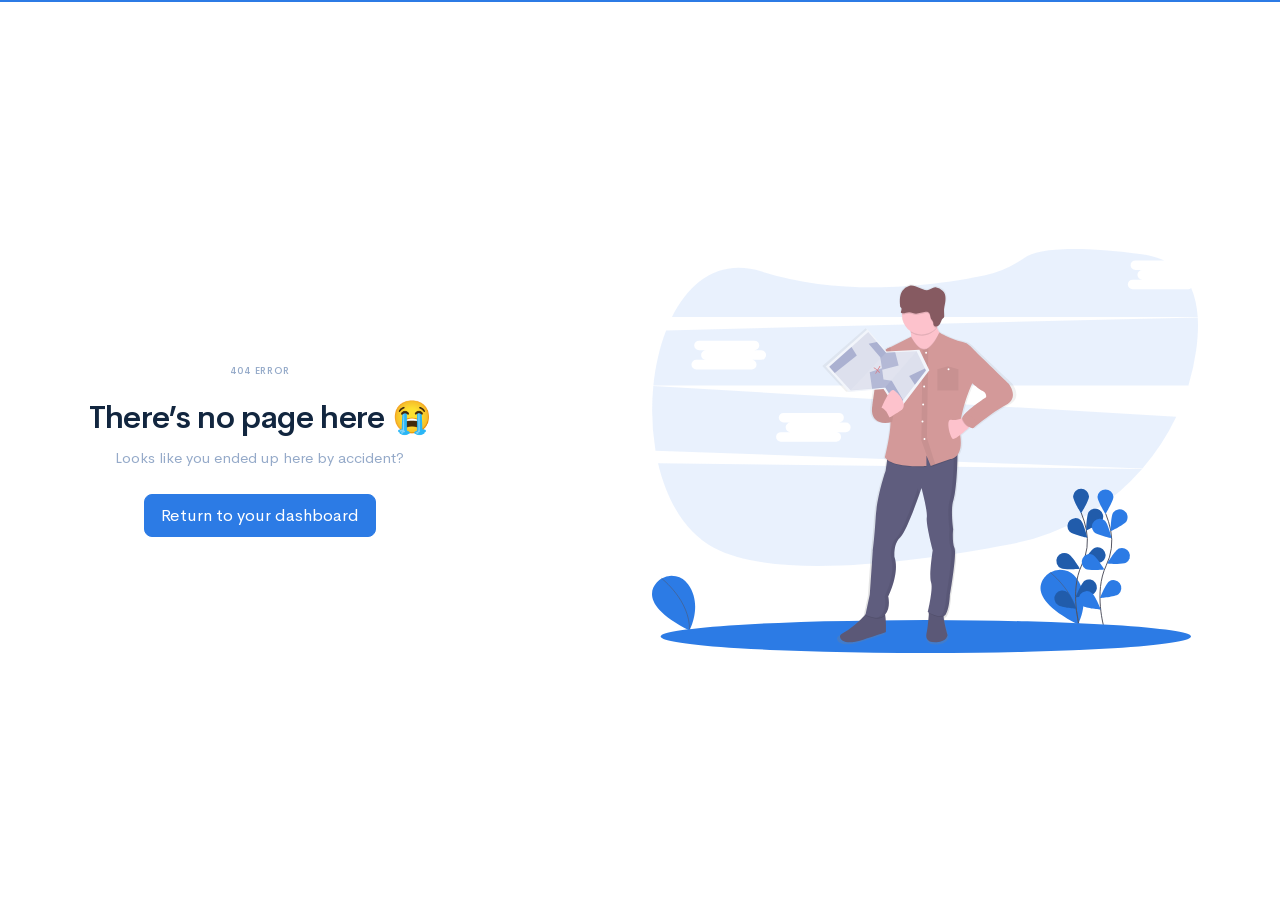
<file: error-illustration.html>
<!doctype html>
<html lang="en">
  <head>
    <meta charset="utf-8">
    <meta name="viewport" content="width=device-width, initial-scale=1, shrink-to-fit=no">
    <meta name="description" content="A fully featured admin theme which can be used to build CRM, CMS, etc.">

    <!-- Libs CSS -->
    <link rel="stylesheet" href="assets/fonts/feather/feather.min.css">
    <link rel="stylesheet" href="assets/libs/highlight.js/styles/vs2015.css">
    <link rel="stylesheet" href="assets/libs/quill/dist/quill.core.css">
    <link rel="stylesheet" href="assets/libs/select2/dist/css/select2.min.css">
    <link rel="stylesheet" href="assets/libs/flatpickr/dist/flatpickr.min.css">

    <!-- Theme CSS -->
      
    <link rel="stylesheet" href="assets/css/theme.min.css" id="stylesheetLight">

    <link rel="stylesheet" href="assets/css/theme-dark.min.css" id="stylesheetDark">

    <style>body { display: none; }</style>
    

    <title>Dashkit</title>
  </head>
  <body class="d-flex align-items-center bg-auth border-top border-top-2 border-primary">

    <!-- CONTENT
    ================================================== -->
    <div class="container">
      <div class="row align-items-center">
        <div class="col-12 col-md-6 offset-xl-2 offset-md-1 order-md-2 mb-5 mb-md-0">

          <!-- Image -->
          <div class="text-center">
            <img src="assets/img/illustrations/lost.svg" alt="..." class="img-fluid">
          </div>

        </div>
        <div class="col-12 col-md-5 col-xl-4 order-md-1 my-5">
          
          <div class="text-center">
          
            <!-- Preheading -->
            <h6 class="text-uppercase text-muted mb-4">
              404 error
            </h6>

            <!-- Heading -->
            <h1 class="display-4 mb-3">
              There’s no page here 😭
            </h1>

            <!-- Subheading -->
            <p class="text-muted mb-4">
              Looks like you ended up here by accident? 
            </p>

            <!-- Button -->
            <a href="index.html" class="btn btn-lg btn-primary">
              Return to your dashboard
            </a>
          
          </div>

        </div>
      </div> <!-- / .row -->
    </div> <!-- / .container -->

    <!-- JAVASCRIPT
    ================================================== -->
    <!-- Libs JS -->
    <script src="assets/libs/jquery/dist/jquery.min.js"></script>
    <script src="assets/libs/bootstrap/dist/js/bootstrap.bundle.min.js"></script>
    <script src="assets/libs/chart.js/dist/Chart.min.js"></script>
    <script src="assets/libs/highlightjs/highlight.pack.min.js"></script>
    <script src="assets/libs/flatpickr/dist/flatpickr.min.js"></script>
    <script src="assets/libs/jquery-mask-plugin/dist/jquery.mask.min.js"></script>
    <script src="assets/libs/list.js/dist/list.min.js"></script>
    <script src="assets/libs/quill/dist/quill.min.js"></script>
    <script src="assets/libs/dropzone/dist/min/dropzone.min.js"></script>
    <script src="assets/libs/select2/dist/js/select2.min.js"></script>
    <script src="assets/libs/chart.js/Chart.extension.min.js"></script>

    <!-- Theme JS -->
    <script src="assets/js/theme.min.js"></script>

  </body>
</html>
</file>
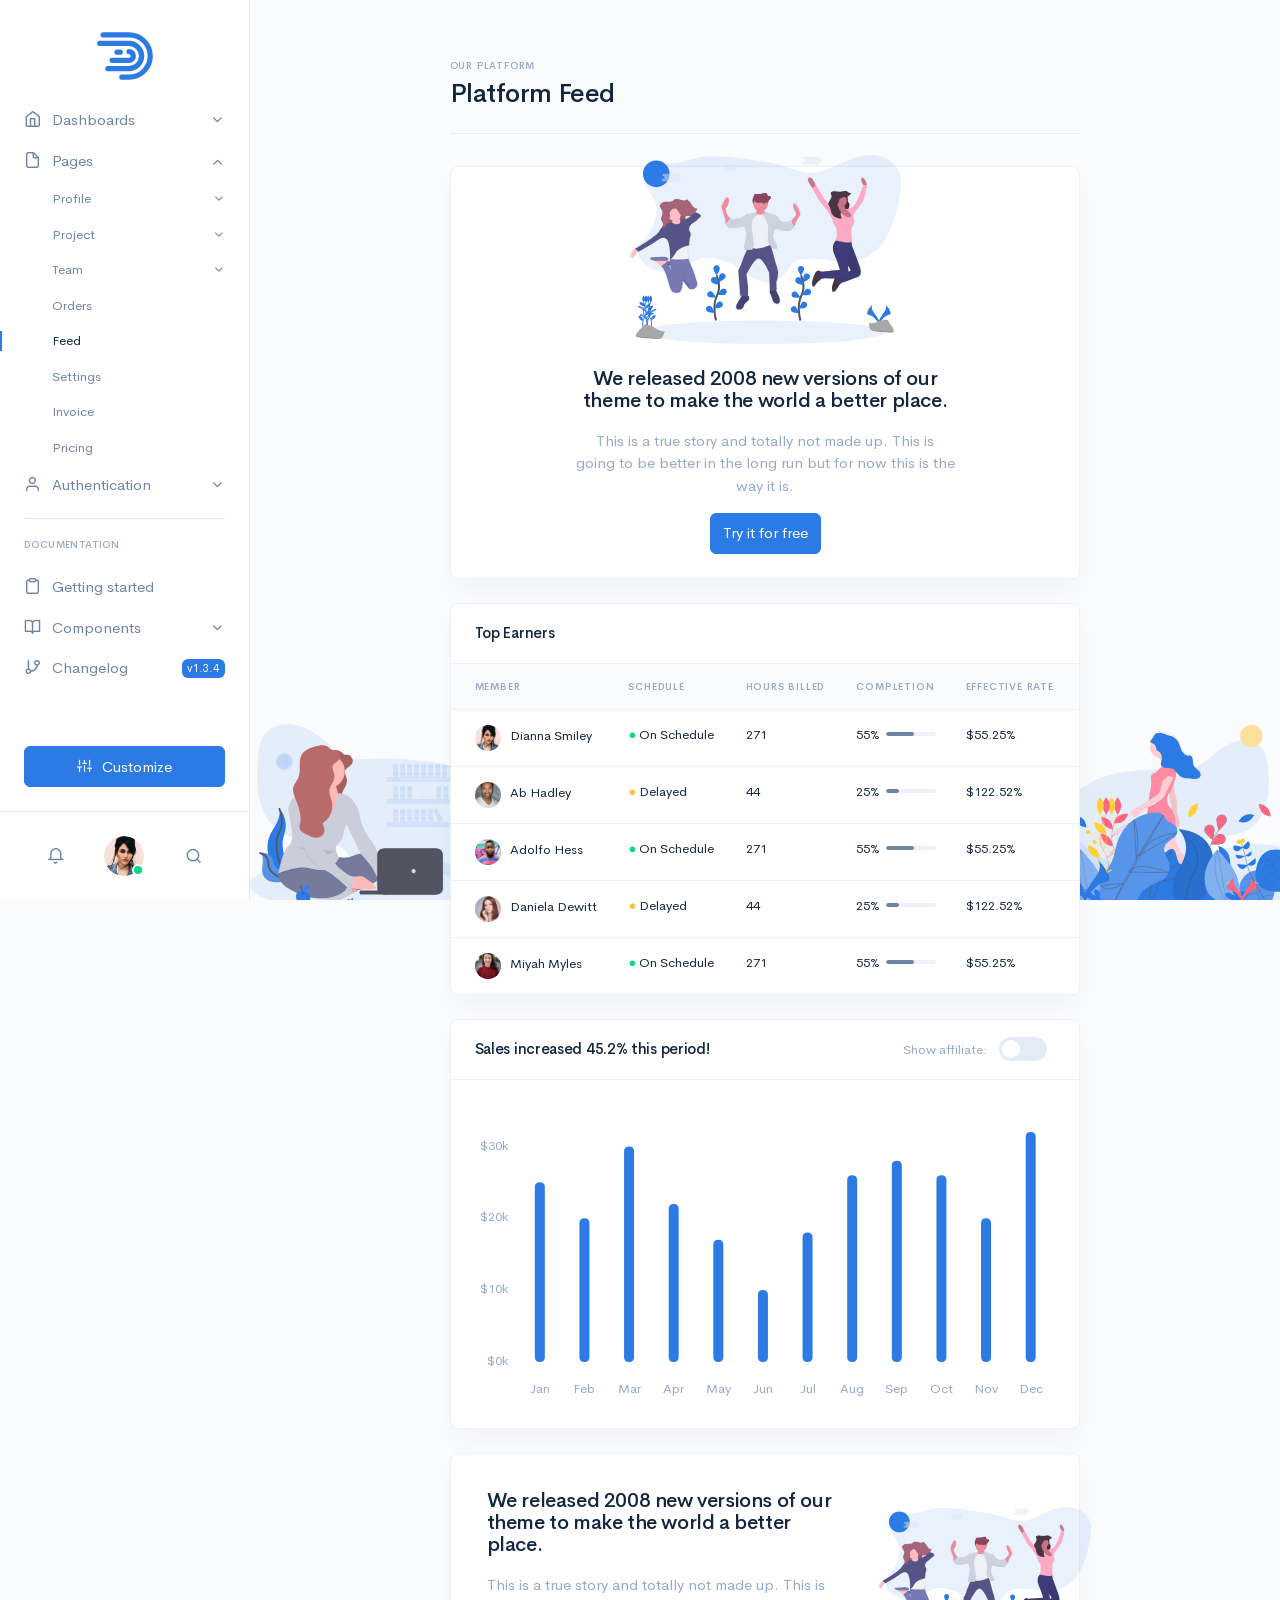
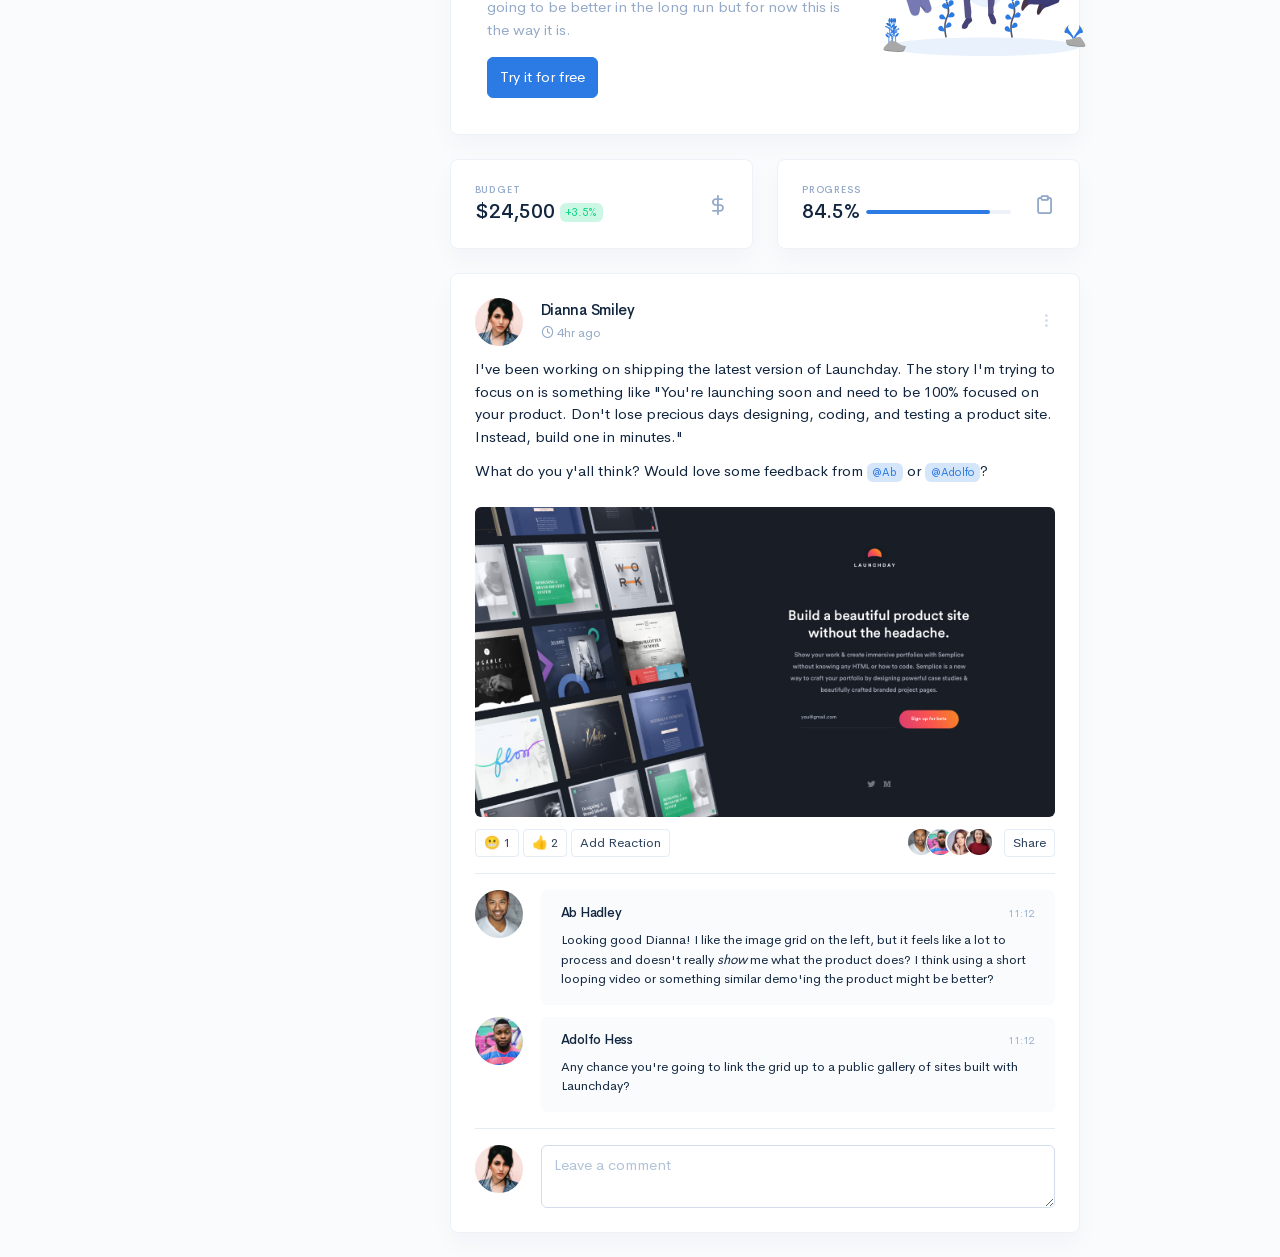
<file: feed.html>
<!doctype html>
<html lang="en">
  <head>
    <meta charset="utf-8">
    <meta name="viewport" content="width=device-width, initial-scale=1, shrink-to-fit=no">
    <meta name="description" content="A fully featured admin theme which can be used to build CRM, CMS, etc.">

    <!-- Libs CSS -->
    <link rel="stylesheet" href="assets/fonts/feather/feather.min.css">
    <link rel="stylesheet" href="assets/libs/highlight.js/styles/vs2015.css">
    <link rel="stylesheet" href="assets/libs/quill/dist/quill.core.css">
    <link rel="stylesheet" href="assets/libs/select2/dist/css/select2.min.css">
    <link rel="stylesheet" href="assets/libs/flatpickr/dist/flatpickr.min.css">

    <!-- Theme CSS -->
      
    <link rel="stylesheet" href="assets/css/theme.min.css" id="stylesheetLight">

    <link rel="stylesheet" href="assets/css/theme-dark.min.css" id="stylesheetDark">

    <style>body { display: none; }</style>
    

    <title>Dashkit</title>
  </head>
  <body>

    <!-- MODALS
    ================================================== -->
    
    <!-- Modal: Demo -->
    <div class="modal fade fixed-right" id="modalDemo" tabindex="-1" role="dialog" aria-hidden="true">
      <div class="modal-dialog modal-dialog-vertical" role="document">
        <form class="modal-content" id="demoForm">
          <div class="modal-body">
        
            <!-- Close -->
            <a class="close" data-dismiss="modal" aria-label="Close">
              <span aria-hidden="true">&times;</span>
            </a>

            <div class="text-center">
              <img src="assets/img/illustrations/designer-life.svg" alt="..." class="img-fluid mb-3">
            </div>

            <h2 class="text-center mb-2">
              Make Dashkit Your Own
            </h2>

            <p class="text-center mb-4">
              Set preferences that will be cookied for your live preview demonstration.
            </p>

            <hr class="mb-4">

            <h4 class="mb-1">
              Color Scheme
            </h4>

            <p class="small text-muted mb-3">
              Overall light or dark presentation.
            </p>

            <div class="btn-group-toggle d-flex mb-4" data-toggle="buttons">
              <label class="btn btn-white active col">
                <input type="radio" name="colorScheme" id="colorSchemeLight" value="light" checked> <i class="fe fe-sun mr-2"></i> Light Mode
              </label>
              <label class="btn btn-white col ml-2">
                <input type="radio" name="colorScheme" id="colorSchemeDark" value="dark"> <i class="fe fe-moon mr-2"></i> Dark Mode
              </label>
            </div>

            <h4 class="mb-1">
              Navigation Position
            </h4>

            <p class="small text-muted mb-3">
              Select the primary navigation paradigm for your app.
            </p>

            <div class="btn-group-toggle d-flex mb-4" data-toggle="buttons">
              <label class="btn btn-white active col">
                <input type="radio" name="navPosition" id="navPositionSidenav" value="sidenav" checked> Sidenav
              </label>
              <label class="btn btn-white col ml-2">
                <input type="radio" name="navPosition" id="navPositionTopnav" value="topnav"> Topnav
              </label>
              <label class="btn btn-white col ml-2">
                <input type="radio" name="navPosition" id="navPositionCombo" value="combo"> Combo
              </label>
            </div>

            <h4 class="mb-1">
              Sidebar Color
            </h4>

            <p class="small text-muted mb-3">
              Usually dictated by the color scheme, but can be overriden. 
            </p>

            <div class="btn-group-toggle d-flex mb-4" data-toggle="buttons">
              <label class="btn btn-white active col">
                <input type="radio" name="sidebarColor" id="sidebarColorDefault" value="default" checked> Default
              </label>
              <label class="btn btn-white col ml-2">
                <input type="radio" name="sidebarColor" id="sidebarColorVibrant" value="vibrant"> Vibrant
              </label>
            </div>
      
          </div>
          <div class="modal-footer border-0">
        
            <button type="submit" class="btn btn-block btn-primary mt-auto">
              Preview
            </button>

          </div>
        </form>
      </div>
    </div>
    

    <!-- Modal: Members -->
    <div class="modal fade" id="modalMembers" tabindex="-1" role="dialog" aria-hidden="true">
      <div class="modal-dialog modal-dialog-centered" role="document">
        <div class="modal-content">
          <div class="modal-card card" data-toggle="lists" data-lists-values='["name"]'>
            <div class="card-header">
              <div class="row align-items-center">
                <div class="col">

                  <!-- Title -->
                  <h4 class="card-header-title" id="exampleModalCenterTitle">
                    Add a member
                  </h4>
              
                </div>
                <div class="col-auto">

                  <!-- Close -->
                  <button type="button" class="close" data-dismiss="modal" aria-label="Close">
                    <span aria-hidden="true">&times;</span>
                  </button>
              
                </div>
              </div> <!-- / .row -->
            </div>
            <div class="card-header">
          
              <!-- Form -->
              <form>
                <div class="input-group input-group-flush input-group-merge">
                  <input type="search" class="form-control form-control-prepended search" placeholder="Search">
                  <div class="input-group-prepend">
                    <div class="input-group-text">
                      <span class="fe fe-search"></span>
                    </div>
                  </div>
                </div>
              </form>

            </div>
            <div class="card-body">

              <!-- List group -->
              <ul class="list-group list-group-flush list my-n3">
                <li class="list-group-item px-0">
              
                  <div class="row align-items-center">
                    <div class="col-auto">
                  
                      <!-- Avatar -->
                      <a href="profile-posts.html" class="avatar">
                        <img src="assets/img/avatars/profiles/avatar-5.jpg" alt="..." class="avatar-img rounded-circle">
                      </a>

                    </div>
                    <div class="col ml-n2">

                      <!-- Title -->
                      <h4 class="mb-1 name">
                        <a href="profile-posts.html">Miyah Myles</a>
                      </h4>

                      <!-- Time -->
                      <p class="small mb-0">
                        <span class="text-success">●</span> Online
                      </p>
                  
                    </div>
                    <div class="col-auto">
                  
                      <!-- Button -->
                      <a href="#!" class="btn btn-sm btn-white">
                        Add
                      </a>

                    </div>
                  </div> <!-- / .row -->

                </li>
                <li class="list-group-item px-0">
              
                  <div class="row align-items-center">
                    <div class="col-auto">
                  
                      <!-- Avatar -->
                      <a href="profile-posts.html" class="avatar">
                        <img src="assets/img/avatars/profiles/avatar-6.jpg" alt="..." class="avatar-img rounded-circle">
                      </a>

                    </div>
                    <div class="col ml-n2">

                      <!-- Title -->
                      <h4 class="mb-1 name">
                        <a href="profile-posts.html">Ryu Duke</a>
                      </h4>

                      <!-- Time -->
                      <p class="small mb-0">
                        <span class="text-success">●</span> Online
                      </p>
                  
                    </div>
                    <div class="col-auto">
                  
                      <!-- Button -->
                      <a href="#!" class="btn btn-sm btn-white">
                        Add
                      </a>

                    </div>
                  </div> <!-- / .row -->

                </li>
                <li class="list-group-item px-0">
              
                  <div class="row align-items-center">
                    <div class="col-auto">
                  
                      <!-- Avatar -->
                      <a href="profile-posts.html" class="avatar">
                        <img src="assets/img/avatars/profiles/avatar-7.jpg" alt="..." class="avatar-img rounded-circle">
                      </a>

                    </div>
                    <div class="col ml-n2">

                      <!-- Title -->
                      <h4 class="mb-1 name">
                        <a href="profile-posts.html">Glen Rouse</a>
                      </h4>

                      <!-- Time -->
                      <p class="small mb-0">
                        <span class="text-warning">●</span> Busy
                      </p>
                  
                    </div>
                    <div class="col-auto">
                  
                      <!-- Button -->
                      <a href="#!" class="btn btn-sm btn-white">
                        Add
                      </a>

                    </div>
                  </div> <!-- / .row -->

                </li>
                <li class="list-group-item px-0">
              
                  <div class="row align-items-center">
                    <div class="col-auto">
                  
                      <!-- Avatar -->
                      <a href="profile-posts.html" class="avatar">
                        <img src="assets/img/avatars/profiles/avatar-8.jpg" alt="..." class="avatar-img rounded-circle">
                      </a>

                    </div>
                    <div class="col ml-n2">

                      <!-- Title -->
                      <h4 class="mb-1 name">
                        <a href="profile-posts.html">Grace Gross</a>
                      </h4>

                      <!-- Time -->
                      <p class="small mb-0">
                        <span class="text-danger">●</span> Offline
                      </p>
                  
                    </div>
                    <div class="col-auto">
                  
                      <!-- Button -->
                      <a href="#!" class="btn btn-sm btn-white">
                        Add
                      </a>

                    </div>
                  </div> <!-- / .row -->

                </li>
              </ul>

            </div>
          </div>
        </div>
      </div>
    </div>

    <!-- Modal: Search -->
    <div class="modal fade" id="sidebarModalSearch" tabindex="-1" role="dialog" aria-hidden="true">
      <div class="modal-dialog modal-dialog-vertical" role="document">
        <div class="modal-content">
          <div class="modal-body" data-toggle="lists" data-lists-values='["name"]'>
     
            <!-- Form -->
            <form class="mb-4">
              <div class="input-group input-group-merge">
                <input type="search" class="form-control form-control-prepended search" placeholder="Search">
                <div class="input-group-prepend">
                  <div class="input-group-text">
                    <span class="fe fe-search"></span>
                  </div>
                </div>
              </div>
            </form>

            <!-- List group -->
            <div class="my-n3">
              <div class="list-group list-group-flush list">
                <a href="team-overview.html" class="list-group-item px-0">
                  <div class="row align-items-center">
                    <div class="col-auto">
                  
                      <!-- Avatar -->
                      <div class="avatar">
                        <img src="assets/img/avatars/teams/team-logo-1.jpg" alt="..." class="avatar-img rounded">
                      </div>

                    </div>
                    <div class="col ml-n2">

                      <!-- Title -->
                      <h4 class="text-body mb-1 name">
                        Airbnb
                      </h4>

                      <!-- Time -->
                      <p class="small text-muted mb-0">
                        <span class="fe fe-clock"></span> <time datetime="2018-05-24">Updated 2hr ago</time>
                      </p>
                  
                    </div>
                  </div> <!-- / .row -->
                </a>
                <a href="team-overview.html" class="list-group-item px-0">
                  <div class="row align-items-center">
                    <div class="col-auto">
                  
                      <!-- Avatar -->
                      <div class="avatar">
                        <img src="assets/img/avatars/teams/team-logo-2.jpg" alt="..." class="avatar-img rounded">
                      </div>

                    </div>
                    <div class="col ml-n2">

                      <!-- Title -->
                      <h4 class="text-body mb-1 name">
                        Medium Corporation
                      </h4>

                      <!-- Time -->
                      <p class="small text-muted mb-0">
                        <span class="fe fe-clock"></span> <time datetime="2018-05-24">Updated 2hr ago</time>
                      </p>
                  
                    </div>
                  </div> <!-- / .row -->
                </a>
                <a href="project-overview.html" class="list-group-item px-0">

                  <div class="row align-items-center">
                    <div class="col-auto">
                  
                      <!-- Avatar -->
                      <div class="avatar avatar-4by3">
                        <img src="assets/img/avatars/projects/project-1.jpg" alt="..." class="avatar-img rounded">
                      </div>

                    </div>
                    <div class="col ml-n2">

                      <!-- Title -->
                      <h4 class="text-body mb-1 name">
                        Homepage Redesign
                      </h4>

                      <!-- Time -->
                      <p class="small text-muted mb-0">
                        <span class="fe fe-clock"></span> <time datetime="2018-05-24">Updated 4hr ago</time>
                      </p>
                  
                    </div>
                  </div> <!-- / .row -->

                </a>
                <a href="project-overview.html" class="list-group-item px-0">

                  <div class="row align-items-center">
                    <div class="col-auto">
                  
                      <!-- Avatar -->
                      <div class="avatar avatar-4by3">
                        <img src="assets/img/avatars/projects/project-2.jpg" alt="..." class="avatar-img rounded">
                      </div>

                    </div>
                    <div class="col ml-n2">

                      <!-- Title -->
                      <h4 class="text-body mb-1 name">
                        Travels & Time
                      </h4>

                      <!-- Time -->
                      <p class="small text-muted mb-0">
                        <span class="fe fe-clock"></span> <time datetime="2018-05-24">Updated 4hr ago</time>
                      </p>
                  
                    </div>
                  </div> <!-- / .row -->

                </a>
                <a href="project-overview.html" class="list-group-item px-0">

                  <div class="row align-items-center">
                    <div class="col-auto">
                  
                      <!-- Avatar -->
                      <div class="avatar avatar-4by3">
                        <img src="assets/img/avatars/projects/project-3.jpg" alt="..." class="avatar-img rounded">
                      </div>

                    </div>
                    <div class="col ml-n2">

                      <!-- Title -->
                      <h4 class="text-body mb-1 name">
                        Safari Exploration
                      </h4>

                      <!-- Time -->
                      <p class="small text-muted mb-0">
                        <span class="fe fe-clock"></span> <time datetime="2018-05-24">Updated 4hr ago</time>
                      </p>
                  
                    </div>
                  </div> <!-- / .row -->
            
                </a>
                <a href="profile-posts.html" class="list-group-item px-0">
            
                  <div class="row align-items-center">
                    <div class="col-auto">
                  
                      <!-- Avatar -->
                      <div class="avatar">
                        <img src="assets/img/avatars/profiles/avatar-1.jpg" alt="..." class="avatar-img rounded-circle">
                      </div>

                    </div>
                    <div class="col ml-n2">
                  
                      <!-- Title -->
                      <h4 class="text-body mb-1 name">
                        Dianna Smiley
                      </h4>

                      <!-- Status -->
                      <p class="text-body small mb-0">
                        <span class="text-success">●</span> Online
                      </p>

                    </div>
                  </div> <!-- / .row -->

                </a>
                <a href="profile-posts.html" class="list-group-item px-0">

                  <div class="row align-items-center">
                    <div class="col-auto">
                  
                      <!-- Avatar -->
                      <div class="avatar">
                        <img src="assets/img/avatars/profiles/avatar-2.jpg" alt="..." class="avatar-img rounded-circle">
                      </div>

                    </div>
                    <div class="col ml-n2">
                  
                      <!-- Title -->
                      <h4 class="text-body mb-1 name">
                        Ab Hadley
                      </h4>

                      <!-- Status -->
                      <p class="text-body small mb-0">
                        <span class="text-danger">●</span> Offline
                      </p>

                    </div>
                  </div> <!-- / .row -->
            
                </a>
              </div>
            </div>
      
          </div>
        </div>
      </div>
    </div>

    <!-- Modal: Activity -->
    <div class="modal fade" id="sidebarModalActivity" tabindex="-1" role="dialog" aria-hidden="true">
      <div class="modal-dialog modal-dialog-vertical" role="document">
        <div class="modal-content">
          <div class="modal-header">

            <!-- Title -->
            <h4 class="modal-title">
              Notifications
            </h4>

            <!-- Close -->
            <button type="button" class="close" data-dismiss="modal" aria-label="Close">
              <span aria-hidden="true">
                &times;
              </span>
            </button>
        
          </div>
          <div class="modal-body">

            <!-- List group -->
            <div class="list-group list-group-flush my-n3">
              <a class="list-group-item px-0" href="#!">
          
                <div class="row">
                  <div class="col-auto">
                
                    <!-- Avatar -->
                    <div class="avatar avatar-sm">
                      <img src="assets/img/avatars/profiles/avatar-1.jpg" alt="..." class="avatar-img rounded-circle">
                    </div>

                  </div>
                  <div class="col ml-n2">
                
                    <!-- Content -->
                    <div class="small text-muted">
                      <strong class="text-body">Dianna Smiley</strong> shared your post with <strong class="text-body">Ab Hadley</strong>, <strong class="text-body">Adolfo Hess</strong>, and <strong class="text-body">3 others</strong>.
                    </div>

                  </div>
                  <div class="col-auto">

                    <small class="text-muted">
                      2m
                    </small>
                
                  </div>
                </div> <!-- / .row -->

              </a>
              <a class="list-group-item px-0" href="#!">

                <div class="row">
                  <div class="col-auto">
                
                    <!-- Avatar -->
                    <div class="avatar avatar-sm">
                      <img src="assets/img/avatars/profiles/avatar-2.jpg" alt="..." class="avatar-img rounded-circle">
                    </div>

                  </div>
                  <div class="col ml-n2">
                
                    <!-- Content -->
                    <div class="small text-muted">
                      <strong class="text-body">Ab Hadley</strong> reacted to your post with a 😍
                    </div>

                  </div>
                  <div class="col-auto">

                    <small class="text-muted">
                      2m
                    </small>
                
                  </div>
                </div> <!-- / .row -->

              </a>
              <a class="list-group-item px-0" href="#!">

                <div class="row">
                  <div class="col-auto">
                
                    <!-- Avatar -->
                    <div class="avatar avatar-sm">
                      <img src="assets/img/avatars/profiles/avatar-3.jpg" alt="..." class="avatar-img rounded-circle">
                    </div>

                  </div>
                  <div class="col ml-n2">
                
                    <!-- Content -->
                    <div class="small text-muted">
                      <strong class="text-body">Adolfo Hess</strong> commented <blockquote class="text-body">“I don’t think this really makes sense to do without approval from Johnathan since he’s the one...” </blockquote>
                    </div>

                  </div>
                  <div class="col-auto">

                    <small class="text-muted">
                      2m
                    </small>
                
                  </div>
                </div> <!-- / .row -->

              </a>
              <a class="list-group-item px-0" href="#!">

                <div class="row">
                  <div class="col-auto">
                
                    <!-- Avatar -->
                    <div class="avatar avatar-sm">
                      <img src="assets/img/avatars/profiles/avatar-4.jpg" alt="..." class="avatar-img rounded-circle">
                    </div>

                  </div>
                  <div class="col ml-n2">
                
                    <!-- Content -->
                    <div class="small text-muted">
                      <strong class="text-body">Daniela Dewitt</strong> subscribed to you.
                    </div>

                  </div>
                  <div class="col-auto">

                    <small class="text-muted">
                      2m
                    </small>
                
                  </div>
                </div> <!-- / .row -->

              </a>
              <a class="list-group-item px-0" href="#!">

                <div class="row">
                  <div class="col-auto">
                
                    <!-- Avatar -->
                    <div class="avatar avatar-sm">
                      <img src="assets/img/avatars/profiles/avatar-5.jpg" alt="..." class="avatar-img rounded-circle">
                    </div>

                  </div>
                  <div class="col ml-n2">
                
                    <!-- Content -->
                    <div class="small text-muted">
                      <strong class="text-body">Miyah Myles</strong> shared your post with <strong class="text-body">Ryu Duke</strong>, <strong class="text-body">Glen Rouse</strong>, and <strong class="text-body">3 others</strong>.
                    </div>

                  </div>
                  <div class="col-auto">

                    <small class="text-muted">
                      2m
                    </small>
                
                  </div>
                </div> <!-- / .row -->

              </a>
              <a class="list-group-item px-0" href="#!">

                <div class="row">
                  <div class="col-auto">
                
                    <!-- Avatar -->
                    <div class="avatar avatar-sm">
                      <img src="assets/img/avatars/profiles/avatar-6.jpg" alt="..." class="avatar-img rounded-circle">
                    </div>

                  </div>
                  <div class="col ml-n2">
                
                    <!-- Content -->
                    <div class="small text-muted">
                      <strong class="text-body">Ryu Duke</strong> reacted to your post with a 😍
                    </div>

                  </div>
                  <div class="col-auto">

                    <small class="text-muted">
                      2m
                    </small>
                
                  </div>
                </div> <!-- / .row -->

              </a>
              <a class="list-group-item px-0" href="#!">

                <div class="row">
                  <div class="col-auto">
                
                    <!-- Avatar -->
                    <div class="avatar avatar-sm">
                      <img src="assets/img/avatars/profiles/avatar-7.jpg" alt="..." class="avatar-img rounded-circle">
                    </div>

                  </div>
                  <div class="col ml-n2">
                
                    <!-- Content -->
                    <div class="small text-muted">
                      <strong class="text-body">Glen Rouse</strong> commented <blockquote class="text-body">“I don’t think this really makes sense to do without approval from Johnathan since he’s the one...” </blockquote>
                    </div>

                  </div>
                  <div class="col-auto">

                    <small class="text-muted">
                      2m
                    </small>
                
                  </div>
                </div> <!-- / .row -->

              </a>
              <a class="list-group-item px-0" href="#!">

                <div class="row">
                  <div class="col-auto">
                
                    <!-- Avatar -->
                    <div class="avatar avatar-sm">
                      <img src="assets/img/avatars/profiles/avatar-8.jpg" alt="..." class="avatar-img rounded-circle">
                    </div>

                  </div>
                  <div class="col ml-n2">
                
                    <!-- Content -->
                    <div class="small text-muted">
                      <strong class="text-body">Grace Gross</strong> subscribed to you.
                    </div>

                  </div>
                  <div class="col-auto">

                    <small class="text-muted">
                      2m
                    </small>
                
                  </div>
                </div> <!-- / .row -->

              </a>
            </div>

          </div>
        </div>
      </div>
    </div>

    <!-- NAVIGATION
    ================================================== -->
    
      <nav class="navbar navbar-vertical fixed-left navbar-expand-md navbar-light" id="sidebar">
        <div class="container-fluid">

          <!-- Toggler -->
          <button class="navbar-toggler" type="button" data-toggle="collapse" data-target="#sidebarCollapse" aria-controls="sidebarCollapse" aria-expanded="false" aria-label="Toggle navigation">
            <span class="navbar-toggler-icon"></span>
          </button>

          <!-- Brand -->
          <a class="navbar-brand" href="index.html">
            <img src="assets/img/logo.svg" class="navbar-brand-img 
            mx-auto" alt="...">
          </a>

          <!-- User (xs) -->
          <div class="navbar-user d-md-none">

            <!-- Dropdown -->
            <div class="dropdown">
        
              <!-- Toggle -->
              <a href="#" id="sidebarIcon" class="dropdown-toggle" role="button" data-toggle="dropdown" aria-haspopup="true" aria-expanded="false">
                <div class="avatar avatar-sm avatar-online">
                  <img src="assets/img/avatars/profiles/avatar-1.jpg" class="avatar-img rounded-circle" alt="...">
                </div>
              </a>

              <!-- Menu -->
              <div class="dropdown-menu dropdown-menu-right" aria-labelledby="sidebarIcon">
                <a href="profile-posts.html" class="dropdown-item">Profile</a>
                <a href="settings.html" class="dropdown-item">Settings</a>
                <hr class="dropdown-divider">
                <a href="sign-in.html" class="dropdown-item">Logout</a>
              </div>

            </div>

          </div>

          <!-- Collapse -->
          <div class="collapse navbar-collapse" id="sidebarCollapse">

            <!-- Form -->
            <form class="mt-4 mb-3 d-md-none">
              <div class="input-group input-group-rounded input-group-merge">
                <input type="search" class="form-control form-control-rounded form-control-prepended" placeholder="Search" aria-label="Search">
                <div class="input-group-prepend">
                  <div class="input-group-text">
                    <span class="fe fe-search"></span>
                  </div>
                </div>
              </div>
            </form>
      
            <!-- Navigation -->
            <ul class="navbar-nav">
              <li class="nav-item">
                <a class="nav-link" href="#sidebarDashboards" data-toggle="collapse" role="button" aria-expanded="false" aria-controls="sidebarDashboards">
                  <i class="fe fe-home"></i> Dashboards
                </a>
                <div class="collapse " id="sidebarDashboards">
                  <ul class="nav nav-sm flex-column">
                    <li class="nav-item">
                      <a href="index.html" class="nav-link ">
                        Default
                      </a>
                    </li>
                    <li class="nav-item">
                      <a href="dashboard-alt.html" class="nav-link ">
                        Alternative <span class="badge badge-soft-success ml-auto">New</span>
                      </a>
                    </li>
                  </ul>
                </div>
              </li>
              <li class="nav-item">
                <a class="nav-link" href="#sidebarPages" data-toggle="collapse" role="button" aria-expanded="true" aria-controls="sidebarPages">
                  <i class="fe fe-file"></i> Pages
                </a>
                <div class="collapse show" id="sidebarPages">
                  <ul class="nav nav-sm flex-column">
                    <li class="nav-item">
                      <a href="#sidebarProfile" class="nav-link" data-toggle="collapse" role="button" aria-expanded="false" aria-controls="sidebarProfile">
                        Profile
                      </a>
                      <div class="collapse " id="sidebarProfile">
                        <ul class="nav nav-sm flex-column">
                          <li class="nav-item">
                            <a href="profile-posts.html" class="nav-link ">
                              Posts
                            </a>
                          </li>
                          <li class="nav-item">
                            <a href="profile-groups.html" class="nav-link ">
                              Groups
                            </a>
                          </li>
                          <li class="nav-item">
                            <a href="profile-projects.html" class="nav-link ">
                              Projects
                            </a>
                          </li>
                          <li class="nav-item">
                            <a href="profile-files.html" class="nav-link ">
                              Files
                            </a>
                          </li>
                            <li class="nav-item">
                            <a href="profile-subscribers.html" class="nav-link ">
                              Subscribers
                            </a>
                          </li>
                        </ul>
                      </div>
                    </li>
                    <li class="nav-item">
                      <a href="#sidebarProject" class="nav-link" data-toggle="collapse" role="button" aria-expanded="false" aria-controls="sidebarProject">
                        Project
                      </a>
                      <div class="collapse " id="sidebarProject">
                        <ul class="nav nav-sm flex-column">
                          <li class="nav-item">
                            <a href="project-overview.html" class="nav-link ">
                              Overview
                            </a>
                          </li>
                          <li class="nav-item">
                            <a href="project-files.html" class="nav-link ">
                              Files
                            </a>
                          </li>
                          <li class="nav-item">
                            <a href="project-reports.html" class="nav-link ">
                              Reports
                            </a>
                          </li>
                          <li class="nav-item">
                            <a href="project-new.html" class="nav-link ">
                              New project
                            </a>
                          </li>
                        </ul>
                      </div>
                    </li>
                    <li class="nav-item">
                      <a href="#sidebarTeam" class="nav-link" data-toggle="collapse" role="button" aria-expanded="false" aria-controls="sidebarTeam">
                        Team
                      </a>
                      <div class="collapse " id="sidebarTeam">
                        <ul class="nav nav-sm flex-column">
                          <li class="nav-item">
                            <a href="team-overview.html" class="nav-link ">
                              Overview
                            </a>
                          </li>
                          <li class="nav-item">
                            <a href="team-projects.html" class="nav-link ">
                              Projects
                            </a>
                          </li>
                          <li class="nav-item">
                            <a href="team-members.html" class="nav-link ">
                              Members
                            </a>
                          </li>
                          <li class="nav-item">
                            <a href="team-new.html" class="nav-link ">
                              New team
                            </a>
                          </li>
                        </ul>
                      </div>
                    </li>
                    <li class="nav-item">
                      <a href="orders.html" class="nav-link ">
                        Orders
                      </a>
                    </li>
                    <li class="nav-item">
                      <a href="feed.html" class="nav-link active">
                        Feed
                      </a>
                    </li>
                    <li class="nav-item">
                      <a href="settings.html" class="nav-link ">
                        Settings
                      </a>
                    </li>
                    <li class="nav-item">
                      <a href="invoice.html" class="nav-link ">
                        Invoice
                      </a>
                    </li>
                    <li class="nav-item">
                      <a href="pricing.html" class="nav-link ">
                        Pricing
                      </a>
                    </li>
                  </ul>
                </div>
              </li>
              <li class="nav-item">
                <a class="nav-link" href="#sidebarAuth" data-toggle="collapse" role="button" aria-expanded="false" aria-controls="sidebarAuth">
                  <i class="fe fe-user"></i> Authentication
                </a>
                <div class="collapse" id="sidebarAuth">
                  <ul class="nav nav-sm flex-column">
                    <li class="nav-item">
                      <a href="#sidebarSignIn" class="nav-link" data-toggle="collapse" role="button" aria-expanded="false" aria-controls="sidebarSignIn">
                        Sign in
                      </a>
                      <div class="collapse" id="sidebarSignIn">
                        <ul class="nav nav-sm flex-column">
                          <li class="nav-item">
                            <a href="sign-in-cover.html" class="nav-link">
                              Cover
                            </a>
                          </li>
                          <li class="nav-item">
                            <a href="sign-in-illustration.html" class="nav-link">
                              Illustration
                            </a>
                          </li>
                          <li class="nav-item">
                            <a href="sign-in.html" class="nav-link">
                              Basic
                            </a>
                          </li>
                        </ul>
                      </div>
                    </li>
                    <li class="nav-item">
                      <a href="#sidebarSignUp" class="nav-link" data-toggle="collapse" role="button" aria-expanded="false" aria-controls="sidebarSignUp">
                        Sign up
                      </a>
                      <div class="collapse" id="sidebarSignUp">
                        <ul class="nav nav-sm flex-column">
                          <li class="nav-item">
                            <a href="sign-up-cover.html" class="nav-link">
                              Cover
                            </a>
                          </li>
                          <li class="nav-item">
                            <a href="sign-up-illustration.html" class="nav-link">
                              Illustration
                            </a>
                          </li>
                          <li class="nav-item">
                            <a href="sign-up.html" class="nav-link">
                              Basic
                            </a>
                          </li>
                        </ul>
                      </div>
                    </li>
                    <li class="nav-item">
                      <a href="#sidebarPassword" class="nav-link" data-toggle="collapse" role="button" aria-expanded="false" aria-controls="sidebarPassword">
                        Password reset
                      </a>
                      <div class="collapse" id="sidebarPassword">
                        <ul class="nav nav-sm flex-column">
                          <li class="nav-item">
                            <a href="password-reset-cover.html" class="nav-link">
                              Cover
                            </a>
                          </li>
                          <li class="nav-item">
                            <a href="password-reset-illustration.html" class="nav-link">
                              Illustration
                            </a>
                          </li>
                          <li class="nav-item">
                            <a href="password-reset.html" class="nav-link">
                              Basic
                            </a>
                          </li>
                        </ul>
                      </div>
                    </li>
                    <li class="nav-item">
                      <a href="#sidebarError" class="nav-link" data-toggle="collapse" role="button" aria-expanded="false" aria-controls="sidebarError">
                        Error
                      </a>
                      <div class="collapse" id="sidebarError">
                        <ul class="nav nav-sm flex-column">
                          <li class="nav-item">
                            <a href="error-illustration.html" class="nav-link">
                              Illustration
                            </a>
                          </li>
                          <li class="nav-item">
                            <a href="error.html" class="nav-link">
                              Basic
                            </a>
                          </li>
                        </ul>
                      </div>
                    </li>
                  </ul>
                </div>
              </li>
              <li class="nav-item d-md-none">
                <a class="nav-link" href="#sidebarModalActivity" data-toggle="modal">
                 <span class="fe fe-bell"></span> Notifications
                </a>
              </li>
            </ul>

            <!-- Divider -->
            <hr class="navbar-divider my-3">

            <!-- Heading -->
            <h6 class="navbar-heading">
              Documentation
            </h6>

            <!-- Navigation -->
            <ul class="navbar-nav mb-md-4">
              <li class="nav-item">
                <a class="nav-link " href="getting-started.html">
                  <i class="fe fe-clipboard"></i> Getting started
                </a>
              </li>
              <li class="nav-item dropdown">
                <a class="nav-link" href="#sidebarComponents" data-toggle="collapse" role="button" aria-expanded="false" aria-controls="sidebarComponents">
                  <i class="fe fe-book-open"></i> Components
                </a>
                <div class="collapse " id="sidebarComponents">
                  <ul class="nav nav-sm flex-column">
                    <li class="nav-item">
                      <a href="components.html#alerts" class="nav-link">
                        Alerts
                      </a>
                    </li>
                    <li class="nav-item">
                      <a href="components.html#avatars" class="nav-link">
                        Avatars
                      </a>
                    </li>
                    <li class="nav-item">
                      <a href="components.html#badges" class="nav-link">
                        Badges
                      </a>
                    </li>
                    <li class="nav-item">
                      <a href="components.html#breadcrumb" class="nav-link">
                        Breadcrumb
                      </a>
                    </li>
                    <li class="nav-item">
                      <a href="components.html#buttons" class="nav-link">
                        Buttons
                      </a>
                    </li>
                    <li class="nav-item">
                      <a href="components.html#button-group" class="nav-link">
                        Button group
                      </a>
                    </li>
                    <li class="nav-item">
                      <a href="components.html#cards" class="nav-link">
                        Cards
                      </a>
                    </li>
                    <li class="nav-item">
                      <a href="components.html#charts" class="nav-link">
                        Charts
                      </a>
                    </li>
                    <li class="nav-item">
                      <a href="components.html#dropdowns" class="nav-link">
                        Dropdowns
                      </a>
                    </li>
                    <li class="nav-item">
                      <a href="components.html#forms" class="nav-link">
                        Forms
                      </a>
                    </li>
                    <li class="nav-item">
                      <a href="components.html#icons" class="nav-link">
                        Icons
                      </a>
                    </li>
                    <li class="nav-item">
                      <a href="components.html#lists" class="nav-link">
                        Lists
                      </a>
                    </li>
                    <li class="nav-item">
                      <a href="components.html#modal" class="nav-link">
                        Modal
                      </a>
                    </li>
                    <li class="nav-item">
                      <a href="components.html#navs" class="nav-link">
                        Navs
                      </a>
                    </li>
                    <li class="nav-item">
                      <a href="components.html#navbarExample" class="nav-link">
                        Navbar
                      </a>
                    </li>
                    <li class="nav-item">
                      <a href="components.html#page-headers" class="nav-link">
                        Page headers
                      </a>
                    </li>
                    <li class="nav-item">
                      <a href="components.html#pagination" class="nav-link">
                        Pagination
                      </a>
                    </li>
                    <li class="nav-item">
                      <a href="components.html#popovers" class="nav-link">
                        Popovers
                      </a>
                    </li>
                    <li class="nav-item">
                      <a href="components.html#progress" class="nav-link">
                        Progress
                      </a>
                    </li>
                    <li class="nav-item">
                      <a href="components.html#social-posts" class="nav-link">
                        Social post
                      </a>
                    </li>
                    <li class="nav-item">
                      <a href="components.html#spinners" class="nav-link">
                        Spinners
                      </a>
                    </li>
                    <li class="nav-item">
                      <a href="components.html#tables" class="nav-link">
                        Tables
                      </a>
                    </li>
                    <li class="nav-item">
                      <a href="components.html#toasts" class="nav-link">
                        Toasts
                      </a>
                    </li>
                    <li class="nav-item">
                      <a href="components.html#tooltips" class="nav-link">
                        Tooltips
                      </a>
                    </li>
                    <li class="nav-item">
                      <a href="components.html#typography" class="nav-link">
                        Typography
                      </a>
                    </li>
                    <li class="nav-item">
                      <a href="components.html#utilities" class="nav-link">
                        Utilities
                      </a>
                    </li>
                  </ul>
                </div>
              </li>
              <li class="nav-item">
                <a class="nav-link " href="changelog.html">
                  <i class="fe fe-git-branch"></i> Changelog <span class="badge badge-primary ml-auto">v1.3.4</span>
                </a>
              </li>
            </ul>
      
            <!-- Push content down -->
            <div class="mt-auto"></div>
      
            
            <!-- Customize -->
            <a href="#modalDemo" class="btn btn-block btn-primary mb-4" data-toggle="modal">
              <i class="fe fe-sliders mr-2"></i> Customize
            </a>
            
      
            
            <!-- User (md) -->
            <div class="navbar-user d-none d-md-flex" id="sidebarUser">
        
              <!-- Icon -->
              <a href="#sidebarModalActivity" class="navbar-user-link" data-toggle="modal">
                <span class="icon">
                  <i class="fe fe-bell"></i>
                </span>
              </a>

              <!-- Dropup -->
              <div class="dropup">
          
                <!-- Toggle -->
                <a href="#" id="sidebarIconCopy" class="dropdown-toggle" role="button" data-toggle="dropdown" aria-haspopup="true" aria-expanded="false">
                  <div class="avatar avatar-sm avatar-online">
                    <img src="assets/img/avatars/profiles/avatar-1.jpg" class="avatar-img rounded-circle" alt="...">
                  </div>
                </a>

                <!-- Menu -->
                <div class="dropdown-menu" aria-labelledby="sidebarIconCopy">
                  <a href="profile-posts.html" class="dropdown-item">Profile</a>
                  <a href="settings.html" class="dropdown-item">Settings</a>
                  <hr class="dropdown-divider">
                  <a href="sign-in.html" class="dropdown-item">Logout</a>
                </div>

              </div>

              <!-- Icon -->
              <a href="#sidebarModalSearch" class="navbar-user-link" data-toggle="modal">
                <span class="icon">
                  <i class="fe fe-search"></i>
                </span>
              </a>

            </div>
            

          </div> <!-- / .navbar-collapse -->

        </div>
      </nav>
    
    
      <nav class="navbar navbar-expand-lg navbar-light" id="topnav">
        <div class="container">

          <!-- Toggler -->
          <button class="navbar-toggler mr-auto" type="button" data-toggle="collapse" data-target="#navbar" aria-controls="navbar" aria-expanded="false" aria-label="Toggle navigation">
            <span class="navbar-toggler-icon"></span>
          </button>

          <!-- Brand -->
          <a class="navbar-brand mr-auto" href="index.html">
            <img src="assets/img/logo.svg" alt="..." class="navbar-brand-img">
          </a>

          <!-- Form -->
          <form class="form-inline mr-4 d-none d-lg-flex">
            <div class="input-group input-group-rounded input-group-merge" data-toggle="lists" data-lists-values='["name"]'>

              <!-- Input -->
              <input type="search" class="form-control form-control-prepended  dropdown-toggle search" data-toggle="dropdown" placeholder="Search" aria-label="Search">
              <div class="input-group-prepend">
                <div class="input-group-text">
                  <i class="fe fe-search"></i>
                </div>
              </div>

              <!-- Menu -->
              <div class="dropdown-menu dropdown-menu-card">
                <div class="card-body">

                  <!-- List group -->
                  <div class="list-group list-group-flush list my-n3">
                    <a href="team-overview.html" class="list-group-item px-0">
                      <div class="row align-items-center">
                        <div class="col-auto">
                    
                          <!-- Avatar -->
                          <div class="avatar">
                            <img src="assets/img/avatars/teams/team-logo-1.jpg" alt="..." class="avatar-img rounded">
                          </div>

                        </div>
                        <div class="col ml-n2">

                          <!-- Title -->
                          <h4 class="text-body mb-1 name">
                            Airbnb
                          </h4>

                          <!-- Time -->
                          <p class="small text-muted mb-0">
                            <span class="fe fe-clock"></span> <time datetime="2018-05-24">Updated 2hr ago</time>
                          </p>
                    
                        </div>
                      </div> <!-- / .row -->
                    </a>
                    <a href="team-overview.html" class="list-group-item px-0">
                      <div class="row align-items-center">
                        <div class="col-auto">
                    
                          <!-- Avatar -->
                          <div class="avatar">
                            <img src="assets/img/avatars/teams/team-logo-2.jpg" alt="..." class="avatar-img rounded">
                          </div>

                        </div>
                        <div class="col ml-n2">

                          <!-- Title -->
                          <h4 class="text-body mb-1 name">
                            Medium Corporation
                          </h4>

                          <!-- Time -->
                          <p class="small text-muted mb-0">
                            <span class="fe fe-clock"></span> <time datetime="2018-05-24">Updated 2hr ago</time>
                          </p>
                    
                        </div>
                      </div> <!-- / .row -->
                    </a>
                    <a href="project-overview.html" class="list-group-item px-0">

                      <div class="row align-items-center">
                        <div class="col-auto">
                    
                          <!-- Avatar -->
                          <div class="avatar avatar-4by3">
                            <img src="assets/img/avatars/projects/project-1.jpg" alt="..." class="avatar-img rounded">
                          </div>

                        </div>
                        <div class="col ml-n2">

                          <!-- Title -->
                          <h4 class="text-body mb-1 name">
                            Homepage Redesign
                          </h4>

                          <!-- Time -->
                          <p class="small text-muted mb-0">
                            <span class="fe fe-clock"></span> <time datetime="2018-05-24">Updated 4hr ago</time>
                          </p>
                    
                        </div>
                      </div> <!-- / .row -->

                    </a>
                    <a href="project-overview.html" class="list-group-item px-0">

                      <div class="row align-items-center">
                        <div class="col-auto">
                    
                          <!-- Avatar -->
                          <div class="avatar avatar-4by3">
                            <img src="assets/img/avatars/projects/project-2.jpg" alt="..." class="avatar-img rounded">
                          </div>

                        </div>
                        <div class="col ml-n2">

                          <!-- Title -->
                          <h4 class="text-body mb-1 name">
                            Travels & Time
                          </h4>

                          <!-- Time -->
                          <p class="small text-muted mb-0">
                            <span class="fe fe-clock"></span> <time datetime="2018-05-24">Updated 4hr ago</time>
                          </p>
                    
                        </div>
                      </div> <!-- / .row -->

                    </a>
                    <a href="project-overview.html" class="list-group-item px-0">

                      <div class="row align-items-center">
                        <div class="col-auto">
                    
                          <!-- Avatar -->
                          <div class="avatar avatar-4by3">
                            <img src="assets/img/avatars/projects/project-3.jpg" alt="..." class="avatar-img rounded">
                          </div>

                        </div>
                        <div class="col ml-n2">

                          <!-- Title -->
                          <h4 class="text-body mb-1 name">
                            Safari Exploration
                          </h4>

                          <!-- Time -->
                          <p class="small text-muted mb-0">
                            <span class="fe fe-clock"></span> <time datetime="2018-05-24">Updated 4hr ago</time>
                          </p>
                    
                        </div>
                      </div> <!-- / .row -->
              
                    </a>
                    <a href="profile-posts.html" class="list-group-item px-0">
              
                      <div class="row align-items-center">
                        <div class="col-auto">
                    
                          <!-- Avatar -->
                          <div class="avatar">
                            <img src="assets/img/avatars/profiles/avatar-1.jpg" alt="..." class="avatar-img rounded-circle">
                          </div>

                        </div>
                        <div class="col ml-n2">
                    
                          <!-- Title -->
                          <h4 class="text-body mb-1 name">
                            Dianna Smiley
                          </h4>

                          <!-- Status -->
                          <p class="text-body small mb-0">
                            <span class="text-success">●</span> Online
                          </p>

                        </div>
                      </div> <!-- / .row -->

                    </a>
                    <a href="profile-posts.html" class="list-group-item px-0">

                      <div class="row align-items-center">
                        <div class="col-auto">
                    
                          <!-- Avatar -->
                          <div class="avatar">
                            <img src="assets/img/avatars/profiles/avatar-2.jpg" alt="..." class="avatar-img rounded-circle">
                          </div>

                        </div>
                        <div class="col ml-n2">
                    
                          <!-- Title -->
                          <h4 class="text-body mb-1 name">
                            Ab Hadley
                          </h4>

                          <!-- Status -->
                          <p class="text-body small mb-0">
                            <span class="text-danger">●</span> Offline
                          </p>

                        </div>
                      </div> <!-- / .row -->
              
                    </a>
                  </div>
          
                </div>
              </div> <!-- / .dropdown-menu -->

            </div>
          </form>

          <!-- User -->
          <div class="navbar-user">
      
            <!-- Dropdown -->
            <div class="dropdown mr-4 d-none d-lg-flex">
        
              <!-- Toggle -->
              <a href="#" class="text-muted" role="button" data-toggle="dropdown" aria-haspopup="true" aria-expanded="false">
                <span class="icon active">
                  <i class="fe fe-bell"></i>
                </span>
              </a>

              <!-- Menu -->
              <div class="dropdown-menu dropdown-menu-right dropdown-menu-card">
                <div class="card-header">
                  <div class="row align-items-center">
                    <div class="col">
                
                      <!-- Title -->
                      <h5 class="card-header-title">
                        Notifications
                      </h5>

                    </div>
                    <div class="col-auto">
                
                      <!-- Link -->
                      <a href="#!" class="small">
                        View all
                      </a>

                    </div>
                  </div> <!-- / .row -->
                </div> <!-- / .card-header -->
                <div class="card-body">

                  <!-- List group -->
                  <div class="list-group list-group-flush my-n3">
                    <a class="list-group-item px-0" href="#!">
              
                      <div class="row">
                        <div class="col-auto">
                    
                          <!-- Avatar -->
                          <div class="avatar avatar-sm">
                            <img src="assets/img/avatars/profiles/avatar-1.jpg" alt="..." class="avatar-img rounded-circle">
                          </div>

                        </div>
                        <div class="col ml-n2">
                    
                          <!-- Content -->
                          <div class="small text-muted">
                            <strong class="text-body">Dianna Smiley</strong> shared your post with <strong class="text-body">Ab Hadley</strong>, <strong class="text-body">Adolfo Hess</strong>, and <strong class="text-body">3 others</strong>.
                          </div>

                        </div>
                        <div class="col-auto">

                          <small class="text-muted">
                            2m
                          </small>
                    
                        </div>
                      </div> <!-- / .row -->

                    </a>
                    <a class="list-group-item px-0" href="#!">

                      <div class="row">
                        <div class="col-auto">
                    
                          <!-- Avatar -->
                          <div class="avatar avatar-sm">
                            <img src="assets/img/avatars/profiles/avatar-2.jpg" alt="..." class="avatar-img rounded-circle">
                          </div>

                        </div>
                        <div class="col ml-n2">
                    
                          <!-- Content -->
                          <div class="small text-muted">
                            <strong class="text-body">Ab Hadley</strong> reacted to your post with a 😍
                          </div>

                        </div>
                        <div class="col-auto">

                          <small class="text-muted">
                            2m
                          </small>
                    
                        </div>
                      </div> <!-- / .row -->

                    </a>
                    <a class="list-group-item px-0" href="#!">

                      <div class="row">
                        <div class="col-auto">
                    
                          <!-- Avatar -->
                          <div class="avatar avatar-sm">
                            <img src="assets/img/avatars/profiles/avatar-3.jpg" alt="..." class="avatar-img rounded-circle">
                          </div>

                        </div>
                        <div class="col ml-n2">
                    
                          <!-- Content -->
                          <div class="small text-muted">
                            <strong class="text-body">Adolfo Hess</strong> commented <blockquote class="text-body">“I don’t think this really makes sense to do without approval from Johnathan since he’s the one...” </blockquote>
                          </div>

                        </div>
                        <div class="col-auto">

                          <small class="text-muted">
                            2m
                          </small>
                    
                        </div>
                      </div> <!-- / .row -->

                    </a>
                    <a class="list-group-item px-0" href="#!">

                      <div class="row">
                        <div class="col-auto">
                    
                          <!-- Avatar -->
                          <div class="avatar avatar-sm">
                            <img src="assets/img/avatars/profiles/avatar-4.jpg" alt="..." class="avatar-img rounded-circle">
                          </div>

                        </div>
                        <div class="col ml-n2">
                    
                          <!-- Content -->
                          <div class="small text-muted">
                            <strong class="text-body">Daniela Dewitt</strong> subscribed to you.
                          </div>

                        </div>
                        <div class="col-auto">

                          <small class="text-muted">
                            2m
                          </small>
                    
                        </div>
                      </div> <!-- / .row -->

                    </a>
                    <a class="list-group-item px-0" href="#!">

                      <div class="row">
                        <div class="col-auto">
                    
                          <!-- Avatar -->
                          <div class="avatar avatar-sm">
                            <img src="assets/img/avatars/profiles/avatar-5.jpg" alt="..." class="avatar-img rounded-circle">
                          </div>

                        </div>
                        <div class="col ml-n2">
                    
                          <!-- Content -->
                          <div class="small text-muted">
                            <strong class="text-body">Miyah Myles</strong> shared your post with <strong class="text-body">Ryu Duke</strong>, <strong class="text-body">Glen Rouse</strong>, and <strong class="text-body">3 others</strong>.
                          </div>

                        </div>
                        <div class="col-auto">

                          <small class="text-muted">
                            2m
                          </small>
                    
                        </div>
                      </div> <!-- / .row -->

                    </a>
                    <a class="list-group-item px-0" href="#!">

                      <div class="row">
                        <div class="col-auto">
                    
                          <!-- Avatar -->
                          <div class="avatar avatar-sm">
                            <img src="assets/img/avatars/profiles/avatar-6.jpg" alt="..." class="avatar-img rounded-circle">
                          </div>

                        </div>
                        <div class="col ml-n2">
                    
                          <!-- Content -->
                          <div class="small text-muted">
                            <strong class="text-body">Ryu Duke</strong> reacted to your post with a 😍
                          </div>

                        </div>
                        <div class="col-auto">

                          <small class="text-muted">
                            2m
                          </small>
                    
                        </div>
                      </div> <!-- / .row -->

                    </a>
                    <a class="list-group-item px-0" href="#!">

                      <div class="row">
                        <div class="col-auto">
                    
                          <!-- Avatar -->
                          <div class="avatar avatar-sm">
                            <img src="assets/img/avatars/profiles/avatar-7.jpg" alt="..." class="avatar-img rounded-circle">
                          </div>

                        </div>
                        <div class="col ml-n2">
                    
                          <!-- Content -->
                          <div class="small text-muted">
                            <strong class="text-body">Glen Rouse</strong> commented <blockquote class="text-body">“I don’t think this really makes sense to do without approval from Johnathan since he’s the one...” </blockquote>
                          </div>

                        </div>
                        <div class="col-auto">

                          <small class="text-muted">
                            2m
                          </small>
                    
                        </div>
                      </div> <!-- / .row -->

                    </a>
                    <a class="list-group-item px-0" href="#!">

                      <div class="row">
                        <div class="col-auto">
                    
                          <!-- Avatar -->
                          <div class="avatar avatar-sm">
                            <img src="assets/img/avatars/profiles/avatar-8.jpg" alt="..." class="avatar-img rounded-circle">
                          </div>

                        </div>
                        <div class="col ml-n2">
                    
                          <!-- Content -->
                          <div class="small text-muted">
                            <strong class="text-body">Grace Gross</strong> subscribed to you.
                          </div>

                        </div>
                        <div class="col-auto">

                          <small class="text-muted">
                            2m
                          </small>
                    
                        </div>
                      </div> <!-- / .row -->

                    </a>
                  </div>
            
                </div>
              </div> <!-- / .dropdown-menu -->

            </div>

            <!-- Dropdown -->
            <div class="dropdown">
        
              <!-- Toggle -->
              <a href="#" class="avatar avatar-sm avatar-online dropdown-toggle" role="button" data-toggle="dropdown" aria-haspopup="true" aria-expanded="false">
                <img src="assets/img/avatars/profiles/avatar-1.jpg" alt="..." class="avatar-img rounded-circle">
              </a>

              <!-- Menu -->
              <div class="dropdown-menu dropdown-menu-right">
                <a href="profile-posts.html" class="dropdown-item">Profile</a>
                <a href="settings.html" class="dropdown-item">Settings</a>
                <hr class="dropdown-divider">
                <a href="sign-in.html" class="dropdown-item">Logout</a>
              </div>

            </div>

          </div>

          <!-- Collapse -->
          <div class="collapse navbar-collapse mr-auto order-lg-first" id="navbar">

            <!-- Form -->
            <form class="mt-4 mb-3 d-md-none">
              <input type="search" class="form-control form-control-rounded" placeholder="Search" aria-label="Search">
            </form>

            <!-- Navigation -->
            <ul class="navbar-nav mr-auto">
              <li class="nav-item dropdown">
                <a class="nav-link dropdown-toggle " href="#" id="topnavDashboards" role="button" data-toggle="dropdown" aria-haspopup="true" aria-expanded="false">
                  Dashboards
                </a>
                <ul class="dropdown-menu" aria-labelledby="topnavDashboards">
                  <li>
                    <a class="dropdown-item " href="index.html">
                      Default
                    </a>
                  </li>
                  <li>
                    <a class="dropdown-item " href="dashboard-alt.html">
                      Alternative
                    </a>
                  </li>
                </ul>
              </li>
              <li class="nav-item dropdown">
                <a class="nav-link dropdown-toggle active" href="#" id="topnavPages" role="button" data-toggle="dropdown" aria-haspopup="true" aria-expanded="false">
                  Pages
                </a>
                <ul class="dropdown-menu" aria-labelledby="topnavPages">
                  <li class="dropright">
                    <a class="dropdown-item dropdown-toggle " href="#" id="topnavProfile" role="button" data-toggle="dropdown" aria-haspopup="true" aria-expanded="false">
                      Profile
                    </a>
                    <div class="dropdown-menu" aria-labelledby="topnavProfile">
                      <a class="dropdown-item " href="profile-posts.html">
                        Posts
                      </a>
                      <a class="dropdown-item " href="profile-groups.html">
                        Groups
                      </a>
                      <a class="dropdown-item " href="profile-projects.html">
                        Projects
                      </a>
                      <a class="dropdown-item " href="profile-files.html">
                        Files
                      </a>
                      <a class="dropdown-item " href="profile-subscribers.html">
                        Subscribers
                      </a>
                    </div>
                  </li>
                  <li class="dropright">
                    <a class="dropdown-item dropdown-toggle " href="#" id="topnavProject" role="button" data-toggle="dropdown" aria-haspopup="true" aria-expanded="false">
                      Project
                    </a>
                    <div class="dropdown-menu" aria-labelledby="topnavProject">
                      <a class="dropdown-item " href="project-overview.html">
                        Overview
                      </a>
                      <a class="dropdown-item " href="project-files.html">
                        Files
                      </a>
                      <a class="dropdown-item " href="project-reports.html">
                        Reports
                      </a>
                      <a class="dropdown-item " href="project-new.html">
                        New project
                      </a>
                    </div>
                  </li>
                  <li class="dropright">
                    <a class="dropdown-item dropdown-toggle " href="#" id="topnavTeam" role="button" data-toggle="dropdown" aria-haspopup="true" aria-expanded="false">
                      Team
                    </a>
                    <div class="dropdown-menu" aria-labelledby="topnavTeam">
                      <a class="dropdown-item " href="team-overview.html">
                        Overview
                      </a>
                      <a class="dropdown-item " href="team-projects.html">
                        Projects
                      </a>
                      <a class="dropdown-item " href="team-members.html">
                        Members
                      </a>
                      <a class="dropdown-item " href="team-new.html">
                        New team
                      </a>
                    </div>
                  </li>
                  <li>
                    <a class="dropdown-item " href="orders.html">
                      Orders
                    </a>
                  </li>
                  <li>
                    <a class="dropdown-item active" href="feed.html">
                      Feed
                    </a>
                  </li>
                  <li>
                    <a class="dropdown-item " href="settings.html">
                      Settings
                    </a>
                  </li>
                  <li>
                    <a class="dropdown-item " href="invoice.html">
                      Invoice
                    </a>
                  </li>
                  <li>
                    <a class="dropdown-item " href="pricing.html">
                      Pricing
                    </a>
                  </li>
                </ul>
              </li>
              <li class="nav-item dropdown">
                <a class="nav-link dropdown-toggle" href="#" id="topnavAuth" role="button" data-toggle="dropdown" aria-haspopup="true" aria-expanded="false">
                  Auth
                </a>
                <ul class="dropdown-menu" aria-labelledby="topnavAuth">
                  <li class="dropleft">
                    <a class="dropdown-item dropdown-toggle" href="#" id="topnavSignIn" role="button" data-toggle="dropdown" aria-haspopup="true" aria-expanded="false">
                      Sign in
                    </a>
                    <div class="dropdown-menu" aria-labelledby="topnavSignIn">
                      <a class="dropdown-item" href="sign-in-cover.html">
                        Cover
                      </a>
                      <a class="dropdown-item" href="sign-in-illustration.html">
                        Illustration
                      </a>
                      <a class="dropdown-item" href="sign-in-basics.html">
                        Basic
                      </a>
                    </div>
                  </li>
                  <li class="dropright">
                    <a class="dropdown-item dropdown-toggle" href="#" id="topnavSignUp" role="button" data-toggle="dropdown" aria-haspopup="true" aria-expanded="false">
                      Sign up
                    </a>
                    <div class="dropdown-menu" aria-labelledby="topnavSignUp">
                      <a class="dropdown-item" href="sign-up-cover.html">
                        Cover
                      </a>
                      <a class="dropdown-item" href="sign-up-illustration.html">
                        Illustration
                      </a>
                      <a class="dropdown-item" href="sign-up.html">
                        Basic
                      </a>
                    </div>
                  </li>
                  <li class="dropright">
                    <a class="dropdown-item dropdown-toggle" href="#" id="topnavPassword" role="button" data-toggle="dropdown" aria-haspopup="true" aria-expanded="false">
                      Password reset
                    </a>
                    <div class="dropdown-menu" aria-labelledby="topnavPassword">
                      <a class="dropdown-item" href="password-reset-cover.html">
                        Cover
                      </a>
                      <a class="dropdown-item" href="password-reset-illustration.html">
                        Illustration
                      </a>
                      <a class="dropdown-item" href="password-reset.html">
                        Basic
                      </a>
                    </div>
                  </li>
                  <li class="dropright">
                    <a class="dropdown-item dropdown-toggle" href="#" id="topnavError" role="button" data-toggle="dropdown" aria-haspopup="true" aria-expanded="false">
                      Error
                    </a>
                    <div class="dropdown-menu" aria-labelledby="topnavError">
                      <a class="dropdown-item" href="error-illustration.html">
                        Illustration
                      </a>
                      <a class="dropdown-item" href="error.html">
                        Basic
                      </a>
                    </div>
                  </li>
                </ul>
              </li>
              <li class="nav-item dropdown">
                <a class="nav-link dropdown-toggle " href="#" id="topnavDocumentation" role="button" data-toggle="dropdown" aria-haspopup="true" aria-expanded="false">
                  Docs
                </a>
                <ul class="dropdown-menu" aria-labelledby="topnavDocumentation">
                  <li>
                    <a class="dropdown-item " href="getting-started.html">
                      Getting started
                    </a>
                  </li>
                  <li>
                    <a class="dropdown-item " href="components.html">
                      Components
                    </a>
                  </li>
                  <li>
                    <a class="dropdown-item " href="changelog.html">
                      Changelog
                    </a>
                  </li>
                </ul>
              </li>
              <li class="nav-item">
                <a class="nav-link" href="#modalDemo" data-toggle="modal">
                  Customize
                </a>
              </li>
            </ul>

          </div>

        </div> <!-- / .container -->
      </nav>
    

    <!-- MAIN CONTENT
    ================================================== -->
    <div class="main-content bg-fixed-bottom" style="background-image: url(assets/img/illustrations/sticky.svg);">

      
        <nav class="navbar navbar-expand-md navbar-light d-none d-md-flex" id="topbar">
          <div class="container-fluid">

            <!-- Form -->
            <form class="form-inline mr-4 d-none d-md-flex">
              <div class="input-group input-group-flush input-group-merge" data-toggle="lists" data-lists-values='["name"]'>

                <!-- Input -->
                <input type="search" class="form-control form-control-prepended dropdown-toggle search" data-toggle="dropdown" placeholder="Search" aria-label="Search">
                <div class="input-group-prepend">
                  <div class="input-group-text">
                    <i class="fe fe-search"></i>
                  </div>
                </div>

                <!-- Menu -->
                <div class="dropdown-menu dropdown-menu-card">
                  <div class="card-body">

                    <!-- List group -->
                    <div class="list-group list-group-flush list my-n3">
                      <a href="team-overview.html" class="list-group-item px-0">
                        <div class="row align-items-center">
                          <div class="col-auto">
                    
                            <!-- Avatar -->
                            <div class="avatar">
                              <img src="assets/img/avatars/teams/team-logo-1.jpg" alt="..." class="avatar-img rounded">
                            </div>

                          </div>
                          <div class="col ml-n2">

                            <!-- Title -->
                            <h4 class="text-body mb-1 name">
                              Airbnb
                            </h4>

                            <!-- Time -->
                            <p class="small text-muted mb-0">
                              <span class="fe fe-clock"></span> <time datetime="2018-05-24">Updated 2hr ago</time>
                            </p>
                    
                          </div>
                        </div> <!-- / .row -->
                      </a>
                      <a href="team-overview.html" class="list-group-item px-0">
                        <div class="row align-items-center">
                          <div class="col-auto">
                    
                            <!-- Avatar -->
                            <div class="avatar">
                              <img src="assets/img/avatars/teams/team-logo-2.jpg" alt="..." class="avatar-img rounded">
                            </div>

                          </div>
                          <div class="col ml-n2">

                            <!-- Title -->
                            <h4 class="text-body mb-1 name">
                              Medium Corporation
                            </h4>

                            <!-- Time -->
                            <p class="small text-muted mb-0">
                              <span class="fe fe-clock"></span> <time datetime="2018-05-24">Updated 2hr ago</time>
                            </p>
                    
                          </div>
                        </div> <!-- / .row -->
                      </a>
                      <a href="project-overview.html" class="list-group-item px-0">

                        <div class="row align-items-center">
                          <div class="col-auto">
                    
                            <!-- Avatar -->
                            <div class="avatar avatar-4by3">
                              <img src="assets/img/avatars/projects/project-1.jpg" alt="..." class="avatar-img rounded">
                            </div>

                          </div>
                          <div class="col ml-n2">

                            <!-- Title -->
                            <h4 class="text-body mb-1 name">
                              Homepage Redesign
                            </h4>

                            <!-- Time -->
                            <p class="small text-muted mb-0">
                              <span class="fe fe-clock"></span> <time datetime="2018-05-24">Updated 4hr ago</time>
                            </p>
                    
                          </div>
                        </div> <!-- / .row -->

                      </a>
                      <a href="project-overview.html" class="list-group-item px-0">

                        <div class="row align-items-center">
                          <div class="col-auto">
                    
                            <!-- Avatar -->
                            <div class="avatar avatar-4by3">
                              <img src="assets/img/avatars/projects/project-2.jpg" alt="..." class="avatar-img rounded">
                            </div>

                          </div>
                          <div class="col ml-n2">

                            <!-- Title -->
                            <h4 class="text-body mb-1 name">
                              Travels & Time
                            </h4>

                            <!-- Time -->
                            <p class="small text-muted mb-0">
                              <span class="fe fe-clock"></span> <time datetime="2018-05-24">Updated 4hr ago</time>
                            </p>
                    
                          </div>
                        </div> <!-- / .row -->

                      </a>
                      <a href="project-overview.html" class="list-group-item px-0">

                        <div class="row align-items-center">
                          <div class="col-auto">
                    
                            <!-- Avatar -->
                            <div class="avatar avatar-4by3">
                              <img src="assets/img/avatars/projects/project-3.jpg" alt="..." class="avatar-img rounded">
                            </div>

                          </div>
                          <div class="col ml-n2">

                            <!-- Title -->
                            <h4 class="text-body mb-1 name">
                              Safari Exploration
                            </h4>

                            <!-- Time -->
                            <p class="small text-muted mb-0">
                              <span class="fe fe-clock"></span> <time datetime="2018-05-24">Updated 4hr ago</time>
                            </p>
                    
                          </div>
                        </div> <!-- / .row -->
              
                      </a>
                      <a href="profile-posts.html" class="list-group-item px-0">
              
                        <div class="row align-items-center">
                          <div class="col-auto">
                    
                            <!-- Avatar -->
                            <div class="avatar">
                              <img src="assets/img/avatars/profiles/avatar-1.jpg" alt="..." class="avatar-img rounded-circle">
                            </div>

                          </div>
                          <div class="col ml-n2">
                    
                            <!-- Title -->
                            <h4 class="text-body mb-1 name">
                              Dianna Smiley
                            </h4>

                            <!-- Status -->
                            <p class="text-body small mb-0">
                              <span class="text-success">●</span> Online
                            </p>

                          </div>
                        </div> <!-- / .row -->

                      </a>
                      <a href="profile-posts.html" class="list-group-item px-0">

                        <div class="row align-items-center">
                          <div class="col-auto">
                    
                            <!-- Avatar -->
                            <div class="avatar">
                              <img src="assets/img/avatars/profiles/avatar-2.jpg" alt="..." class="avatar-img rounded-circle">
                            </div>

                          </div>
                          <div class="col ml-n2">
                    
                            <!-- Title -->
                            <h4 class="text-body mb-1 name">
                              Ab Hadley
                            </h4>

                            <!-- Status -->
                            <p class="text-body small mb-0">
                              <span class="text-danger">●</span> Offline
                            </p>

                          </div>
                        </div> <!-- / .row -->
              
                      </a>
                    </div>
          
                  </div>
                </div> <!-- / .dropdown-menu -->

              </div>
            </form>

            <!-- User -->
            <div class="navbar-user">
      
              <!-- Dropdown -->
              <div class="dropdown mr-4 d-none d-md-flex">
        
                <!-- Toggle -->
                <a href="#" class="text-muted" role="button" data-toggle="dropdown" aria-haspopup="true" aria-expanded="false">
                  <span class="icon active">
                    <i class="fe fe-bell"></i>
                  </span>
                </a>

                <!-- Menu -->
                <div class="dropdown-menu dropdown-menu-right dropdown-menu-card">
                  <div class="card-header">
                    <div class="row align-items-center">
                      <div class="col">
                
                        <!-- Title -->
                        <h5 class="card-header-title">
                          Notifications
                        </h5>

                      </div>
                      <div class="col-auto">
                
                        <!-- Link -->
                        <a href="#!" class="small">
                          View all
                        </a>

                      </div>
                    </div> <!-- / .row -->
                  </div> <!-- / .card-header -->
                  <div class="card-body">

                    <!-- List group -->
                    <div class="list-group list-group-flush my-n3">
                      <a class="list-group-item px-0" href="#!">
              
                        <div class="row">
                          <div class="col-auto">
                    
                            <!-- Avatar -->
                            <div class="avatar avatar-sm">
                              <img src="assets/img/avatars/profiles/avatar-1.jpg" alt="..." class="avatar-img rounded-circle">
                            </div>

                          </div>
                          <div class="col ml-n2">
                    
                            <!-- Content -->
                            <div class="small text-muted">
                              <strong class="text-body">Dianna Smiley</strong> shared your post with <strong class="text-body">Ab Hadley</strong>, <strong class="text-body">Adolfo Hess</strong>, and <strong class="text-body">3 others</strong>.
                            </div>

                          </div>
                          <div class="col-auto">

                            <small class="text-muted">
                              2m
                            </small>
                    
                          </div>
                        </div> <!-- / .row -->

                      </a>
                      <a class="list-group-item px-0" href="#!">

                        <div class="row">
                          <div class="col-auto">
                    
                            <!-- Avatar -->
                            <div class="avatar avatar-sm">
                              <img src="assets/img/avatars/profiles/avatar-2.jpg" alt="..." class="avatar-img rounded-circle">
                            </div>

                          </div>
                          <div class="col ml-n2">
                    
                            <!-- Content -->
                            <div class="small text-muted">
                              <strong class="text-body">Ab Hadley</strong> reacted to your post with a 😍
                            </div>

                          </div>
                          <div class="col-auto">

                            <small class="text-muted">
                              2m
                            </small>
                    
                          </div>
                        </div> <!-- / .row -->

                      </a>
                      <a class="list-group-item px-0" href="#!">

                        <div class="row">
                          <div class="col-auto">
                    
                            <!-- Avatar -->
                            <div class="avatar avatar-sm">
                              <img src="assets/img/avatars/profiles/avatar-3.jpg" alt="..." class="avatar-img rounded-circle">
                            </div>

                          </div>
                          <div class="col ml-n2">
                    
                            <!-- Content -->
                            <div class="small text-muted">
                              <strong class="text-body">Adolfo Hess</strong> commented <blockquote class="text-body">“I don’t think this really makes sense to do without approval from Johnathan since he’s the one...” </blockquote>
                            </div>

                          </div>
                          <div class="col-auto">

                            <small class="text-muted">
                              2m
                            </small>
                    
                          </div>
                        </div> <!-- / .row -->

                      </a>
                      <a class="list-group-item px-0" href="#!">

                        <div class="row">
                          <div class="col-auto">
                    
                            <!-- Avatar -->
                            <div class="avatar avatar-sm">
                              <img src="assets/img/avatars/profiles/avatar-4.jpg" alt="..." class="avatar-img rounded-circle">
                            </div>

                          </div>
                          <div class="col ml-n2">
                    
                            <!-- Content -->
                            <div class="small text-muted">
                              <strong class="text-body">Daniela Dewitt</strong> subscribed to you.
                            </div>

                          </div>
                          <div class="col-auto">

                            <small class="text-muted">
                              2m
                            </small>
                    
                          </div>
                        </div> <!-- / .row -->

                      </a>
                      <a class="list-group-item px-0" href="#!">

                        <div class="row">
                          <div class="col-auto">
                    
                            <!-- Avatar -->
                            <div class="avatar avatar-sm">
                              <img src="assets/img/avatars/profiles/avatar-5.jpg" alt="..." class="avatar-img rounded-circle">
                            </div>

                          </div>
                          <div class="col ml-n2">
                    
                            <!-- Content -->
                            <div class="small text-muted">
                              <strong class="text-body">Miyah Myles</strong> shared your post with <strong class="text-body">Ryu Duke</strong>, <strong class="text-body">Glen Rouse</strong>, and <strong class="text-body">3 others</strong>.
                            </div>

                          </div>
                          <div class="col-auto">

                            <small class="text-muted">
                              2m
                            </small>
                    
                          </div>
                        </div> <!-- / .row -->

                      </a>
                      <a class="list-group-item px-0" href="#!">

                        <div class="row">
                          <div class="col-auto">
                    
                            <!-- Avatar -->
                            <div class="avatar avatar-sm">
                              <img src="assets/img/avatars/profiles/avatar-6.jpg" alt="..." class="avatar-img rounded-circle">
                            </div>

                          </div>
                          <div class="col ml-n2">
                    
                            <!-- Content -->
                            <div class="small text-muted">
                              <strong class="text-body">Ryu Duke</strong> reacted to your post with a 😍
                            </div>

                          </div>
                          <div class="col-auto">

                            <small class="text-muted">
                              2m
                            </small>
                    
                          </div>
                        </div> <!-- / .row -->

                      </a>
                      <a class="list-group-item px-0" href="#!">

                        <div class="row">
                          <div class="col-auto">
                    
                            <!-- Avatar -->
                            <div class="avatar avatar-sm">
                              <img src="assets/img/avatars/profiles/avatar-7.jpg" alt="..." class="avatar-img rounded-circle">
                            </div>

                          </div>
                          <div class="col ml-n2">
                    
                            <!-- Content -->
                            <div class="small text-muted">
                              <strong class="text-body">Glen Rouse</strong> commented <blockquote class="text-body">“I don’t think this really makes sense to do without approval from Johnathan since he’s the one...” </blockquote>
                            </div>

                          </div>
                          <div class="col-auto">

                            <small class="text-muted">
                              2m
                            </small>
                    
                          </div>
                        </div> <!-- / .row -->

                      </a>
                      <a class="list-group-item px-0" href="#!">

                        <div class="row">
                          <div class="col-auto">
                    
                            <!-- Avatar -->
                            <div class="avatar avatar-sm">
                              <img src="assets/img/avatars/profiles/avatar-8.jpg" alt="..." class="avatar-img rounded-circle">
                            </div>

                          </div>
                          <div class="col ml-n2">
                    
                            <!-- Content -->
                            <div class="small text-muted">
                              <strong class="text-body">Grace Gross</strong> subscribed to you.
                            </div>

                          </div>
                          <div class="col-auto">

                            <small class="text-muted">
                              2m
                            </small>
                    
                          </div>
                        </div> <!-- / .row -->

                      </a>
                    </div>
            
                  </div>
                </div> <!-- / .dropdown-menu -->

              </div>

              <!-- Dropdown -->
              <div class="dropdown">
        
                <!-- Toggle -->
                <a href="#" class="avatar avatar-sm avatar-online dropdown-toggle" role="button" data-toggle="dropdown" aria-haspopup="true" aria-expanded="false">
                  <img src="assets/img/avatars/profiles/avatar-1.jpg" alt="..." class="avatar-img rounded-circle">
                </a>

                <!-- Menu -->
                <div class="dropdown-menu dropdown-menu-right">
                  <a href="profile-posts.html" class="dropdown-item">Profile</a>
                  <a href="settings.html" class="dropdown-item">Settings</a>
                  <hr class="dropdown-divider">
                  <a href="sign-in.html" class="dropdown-item">Logout</a>
                </div>

              </div>

            </div>
  
          </div>
        </nav>
      

      <div class="container-fluid">
        <div class="row justify-content-center">
          <div class="col-12 col-lg-10 col-xl-8">
            
            <!-- Header -->
            <div class="header mt-md-5">
              <div class="header-body">
                
                <!-- Pretitle -->
                <h6 class="header-pretitle">
                  Our Platform
                </h6>

                <!-- Title -->
                <h1 class="header-title">
                  Platform Feed
                </h1>

              </div>
            </div>

            <!-- Card -->
            <div class="card">
              <div class="card-body text-center">
                <div class="row justify-content-center">
                  <div class="col-12 col-md-10 col-xl-8">
                
                    <!-- Image -->
                    <img src="assets/img/illustrations/happiness.svg" alt="..." class="img-fluid mt-n5 mb-4" style="max-width: 272px;">

                    <!-- Title -->
                    <h2>
                      We released 2008 new versions of our theme to make the world a better place.
                    </h2>

                    <!-- Content -->
                    <p class="text-muted">
                      This is a true story and totally not made up. This is going to be better in the long run but for now this is the way it is.
                    </p>

                    <!-- Button -->
                    <a href="#!" class="btn btn-primary">
                      Try it for free
                    </a>
                  
                  </div>
                </div> <!-- / .row -->
              </div>
            </div>

            <!-- Top Earners -->
            <div class="card">
              <div class="card-header">
                    
                <!-- Title -->
                <h4 class="card-header-title">
                  Top Earners
                </h4>

              </div>
              <div class="table-responsive mb-0">
                <table class="table table-sm table-nowrap card-table">
                  <thead>
                    <tr>
                      <th>
                        Member
                      </th>
                      <th>
                        Schedule
                      </th>
                      <th>
                        Hours Billed
                      </th>
                      <th>
                        Completion
                      </th>
                      <th>
                        Effective Rate
                      </th>
                    </tr>
                  </thead>
                  <tbody>
                    <tr>
                      <td>

                        <!-- Avatar -->
                        <div class="avatar avatar-xs d-inline-block mr-2">
                          <img src="assets/img/avatars/profiles/avatar-1.jpg" alt="..." class="avatar-img rounded-circle">
                        </div>
                        
                        <!-- Title -->
                        <span>Dianna Smiley</span>

                      </td>
                      <td>
                        <span class="text-success">●</span> On Schedule
                      </td>
                      <td>
                        271
                      </td>
                      <td>
                        <div class="row align-items-center no-gutters">
                          <div class="col-auto">

                            <span class="mr-2">55%</span>

                          </div>
                          <div class="col">

                            <!-- Progress -->
                            <div class="progress progress-sm">
                              <div class="progress-bar bg-secondary" role="progressbar" style="width: 55%" aria-valuenow="55" aria-valuemin="0" aria-valuemax="100"></div>
                            </div>

                          </div>
                        </div> <!-- / .row -->
                      </td>
                      <td>
                        $55.25%
                      </td>
                    </tr>
                    <tr>
                      <td>

                        <!-- Avatar -->
                        <div class="avatar avatar-xs d-inline-block mr-2">
                          <img src="assets/img/avatars/profiles/avatar-2.jpg" alt="..." class="avatar-img rounded-circle">
                        </div>
                        
                        <!-- Title -->
                        <span>Ab Hadley</span>

                      </td>
                      <td>
                        <span class="text-warning">●</span> Delayed
                      </td>
                      <td>
                        44
                      </td>
                      <td>
                        <div class="row align-items-center no-gutters">
                          <div class="col-auto">

                            <span class="mr-2">25%</span>

                          </div>
                          <div class="col">

                            <!-- Progress -->
                            <div class="progress progress-sm">
                              <div class="progress-bar bg-secondary" role="progressbar" style="width: 25%" aria-valuenow="25" aria-valuemin="0" aria-valuemax="100"></div>
                            </div>

                          </div>
                        </div> <!-- / .row -->
                      </td>
                      <td>
                        $122.52%
                      </td>
                    </tr>
                    <tr>
                      <td>

                        <!-- Avatar -->
                        <div class="avatar avatar-xs d-inline-block mr-2">
                          <img src="assets/img/avatars/profiles/avatar-3.jpg" alt="..." class="avatar-img rounded-circle">
                        </div>
                        
                        <!-- Title -->
                        <span>Adolfo Hess</span>

                      </td>
                      <td>
                        <span class="text-success">●</span> On Schedule
                      </td>
                      <td>
                        271
                      </td>
                      <td>
                        <div class="row align-items-center no-gutters">
                          <div class="col-auto">

                            <span class="mr-2">55%</span>

                          </div>
                          <div class="col">

                            <!-- Progress -->
                            <div class="progress progress-sm">
                              <div class="progress-bar bg-secondary" role="progressbar" style="width: 55%" aria-valuenow="55" aria-valuemin="0" aria-valuemax="100"></div>
                            </div>

                          </div>
                        </div> <!-- / .row -->
                      </td>
                      <td>
                        $55.25%
                      </td>
                    </tr>
                    <tr>
                      <td>

                        <!-- Avatar -->
                        <div class="avatar avatar-xs d-inline-block mr-2">
                          <img src="assets/img/avatars/profiles/avatar-4.jpg" alt="..." class="avatar-img rounded-circle">
                        </div>
                        
                        <!-- Title -->
                        <span>Daniela Dewitt</span>

                      </td>
                      <td>
                        <span class="text-warning">●</span> Delayed
                      </td>
                      <td>
                        44
                      </td>
                      <td>
                        <div class="row align-items-center no-gutters">
                          <div class="col-auto">

                            <span class="mr-2">25%</span>

                          </div>
                          <div class="col">

                            <!-- Progress -->
                            <div class="progress progress-sm">
                              <div class="progress-bar bg-secondary" role="progressbar" style="width: 25%" aria-valuenow="25" aria-valuemin="0" aria-valuemax="100"></div>
                            </div>

                          </div>
                        </div> <!-- / .row -->
                      </td>
                      <td>
                        $122.52%
                      </td>
                    </tr>
                    <tr>
                      <td>

                        <!-- Avatar -->
                        <div class="avatar avatar-xs d-inline-block mr-2">
                          <img src="assets/img/avatars/profiles/avatar-5.jpg" alt="..." class="avatar-img rounded-circle">
                        </div>
                        
                        <!-- Title -->
                        <span>Miyah Myles</span>

                      </td>
                      <td>
                        <span class="text-success">●</span> On Schedule
                      </td>
                      <td>
                        271
                      </td>
                      <td>
                        <div class="row align-items-center no-gutters">
                          <div class="col-auto">

                            <span class="mr-2">55%</span>

                          </div>
                          <div class="col">

                            <!-- Progress -->
                            <div class="progress progress-sm">
                              <div class="progress-bar bg-secondary" role="progressbar" style="width: 55%" aria-valuenow="55" aria-valuemin="0" aria-valuemax="100"></div>
                            </div>

                          </div>
                        </div> <!-- / .row -->
                      </td>
                      <td>
                        $55.25%
                      </td>
                    </tr>
                  </tbody>
                </table>
              </div>
            </div>

            <!-- Sales -->
            <div class="card">
              <div class="card-header">
                <div class="row align-items-center">
                  <div class="col">
                
                    <!-- Title -->
                    <h4 class="card-header-title">
                      Sales increased 45.2% this period!
                    </h4>

                  </div>
                  <div class="col-auto mr-n3">
                    
                    <!-- Caption -->
                    <small class="text-muted">
                      Show affiliate:
                    </small>

                  </div>
                  <div class="col-auto">

                    <!-- Switch -->
                    <div class="custom-control custom-switch">
                      <input type="checkbox" class="custom-control-input" id="cardToggle" data-toggle="chart" data-target="#ordersChart" data-add='{"data":{"datasets":[{"data":[15,10,20,12,7,0,8,16,18,16,10,22],"backgroundColor":"#d2ddec","label":"Affiliate"}]}}'>
                      <label class="custom-control-label" for="cardToggle"></label>
                    </div>

                  </div>
                </div> <!-- / .row -->

              </div>
              <div class="card-body">
                
                <!-- Chart -->
                <div class="chart">
                  <canvas id="ordersChart" class="chart-canvas"></canvas>
                </div>

              </div>
            </div>

            <!-- Card -->
            <div class="card">
              <div class="card-body">
                <div class="row align-items-center">
                  <div class="col-12 col-lg-4 order-lg-2">
                
                    <!-- Image -->
                    <div class="text-center">
                      <img src="assets/img/illustrations/happiness.svg" alt="..." class="img-fluid mt-n5 mt-lg-0 mb-4 mr-md-n5" style="max-width: 272px;">
                    </div>

                  </div>
                  <div class="col-12 col-lg-8 px-4 py-3 order-lg-1">
                    
                    <!-- Title -->
                    <h2>
                      We released 2008 new versions of our theme to make the world a better place.
                    </h2>

                    <!-- Content -->
                    <p class="text-muted">
                      This is a true story and totally not made up. This is going to be better in the long run but for now this is the way it is.
                    </p>

                    <!-- Button -->
                    <a href="#!" class="btn btn-primary">
                      Try it for free
                    </a>

                  </div>
                </div> <!-- / .row -->
              </div>
            </div>

            <div class="row">
              <div class="col-12 col-xl-6">
                
                <!-- Card -->
                <div class="card">
                  <div class="card-body">
                    <div class="row align-items-center">
                      <div class="col">

                        <!-- Title -->
                        <h6 class="card-title text-uppercase text-muted mb-2">
                          Budget
                        </h6>
                        
                        <!-- Heading -->
                        <span class="h2 mb-0">
                          $24,500
                        </span>

                        <!-- Badge -->
                        <span class="badge badge-soft-success mt-n1">
                          +3.5%
                        </span>

                      </div>
                      <div class="col-auto">
                        
                        <!-- Icon -->
                        <span class="h2 fe fe-dollar-sign text-muted mb-0"></span>

                      </div>
                    </div> <!-- / .row -->

                  </div>
                </div>

              </div>
              <div class="col-12 col-xl-6">
                
                <!-- Card -->
                <div class="card">
                  <div class="card-body">
                    <div class="row align-items-center">
                      <div class="col">

                        <!-- Title -->
                        <h6 class="card-title text-uppercase text-muted mb-2">
                          Progress
                        </h6>

                        <div class="row align-items-center no-gutters">
                          <div class="col-auto">

                            <!-- Heading -->
                            <span class="h2 mr-2 mb-0">
                              84.5%
                            </span>
                            
                          </div>
                          <div class="col">
                            
                            <!-- Progress -->
                            <div class="progress progress-sm">
                              <div class="progress-bar" role="progressbar" style="width: 85%" aria-valuenow="85" aria-valuemin="0" aria-valuemax="100"></div>
                            </div>

                          </div>
                        </div> <!-- / .row -->

                      </div>
                      <div class="col-auto">
                        
                        <!-- Icon -->
                        <span class="h2 fe fe-clipboard text-muted mb-0"></span>

                      </div>
                    </div> <!-- / .row -->

                  </div>
                </div>

              </div>
            </div> <!-- / .row -->

            <!-- Card -->
            <div class="card">
              <div class="card-body">
                
                <!-- Header -->
                <div class="mb-3">
                  <div class="row align-items-center">
                    <div class="col-auto">
                      
                      <!-- Avatar -->
                      <a href="#!" class="avatar">
                        <img src="assets/img/avatars/profiles/avatar-1.jpg" alt="..." class="avatar-img rounded-circle">
                      </a>

                    </div>
                    <div class="col ml-n2">

                      <!-- Title -->
                      <h4 class="card-title mb-1">
                        Dianna Smiley
                      </h4>

                      <!-- Time -->
                      <p class="card-text small text-muted">
                        <span class="fe fe-clock"></span> <time datetime="2018-05-24">4hr ago</time>
                      </p>
                      
                    </div>
                    <div class="col-auto">
                      
                      <!-- Dropdown -->
                      <div class="dropdown">
                        <a href="#" class="dropdown-ellipses dropdown-toggle" role="button" data-toggle="dropdown" aria-haspopup="true" aria-expanded="false">
                          <i class="fe fe-more-vertical"></i>
                        </a>
                        <div class="dropdown-menu dropdown-menu-right">
                          <a href="#!" class="dropdown-item">
                            Action
                          </a>
                          <a href="#!" class="dropdown-item">
                            Another action
                          </a>
                          <a href="#!" class="dropdown-item">
                            Something else here
                          </a>
                        </div>
                      </div>
                      
                    </div>
                  </div> <!-- / .row -->
                </div>

                <!-- Text -->
                <p class="mb-3">
                  I've been working on shipping the latest version of Launchday. The story I'm trying to focus on is something like "You're launching soon and need to be 100% focused on your product. Don't lose precious days designing, coding, and testing a product site. Instead, build one in minutes."
                </p>
                
                <p class="mb-4">
                    What do you y'all think? Would love some feedback from <a href="#!" class="badge badge-soft-primary">@Ab</a> or <a href="#!" class="badge badge-soft-primary">@Adolfo</a>?
                </p>

                <!-- Image -->
                <p class="text-center mb-3">
                  <img src="assets/img/posts/post-1.jpg" alt="..." class="img-fluid rounded">
                </p>

                <!-- Buttons -->
                <div class="mb-3">
                  <div class="row">
                    <div class="col">

                      <a href="#!" class="btn btn-sm btn-white">
                        😬 1
                      </a>
                      <a href="#!" class="btn btn-sm btn-white">
                        👍 2
                      </a>
                      <a href="#!" class="btn btn-sm btn-white">
                        Add Reaction
                      </a>

                    </div>
                    <div class="col-auto mr-n3">

                      <div class="avatar-group d-none d-sm-flex">
                        <a href="profile-posts.html" class="avatar avatar-xs" data-toggle="tooltip" title="Ab Hadley">
                          <img src="assets/img/avatars/profiles/avatar-2.jpg" alt="..." class="avatar-img rounded-circle">
                        </a>
                        <a href="profile-posts.html" class="avatar avatar-xs" data-toggle="tooltip" title="Adolfo Hess">
                          <img src="assets/img/avatars/profiles/avatar-3.jpg" alt="..." class="avatar-img rounded-circle">
                        </a>
                        <a href="profile-posts.html" class="avatar avatar-xs" data-toggle="tooltip" title="Daniela Dewitt">
                          <img src="assets/img/avatars/profiles/avatar-4.jpg" alt="..." class="avatar-img rounded-circle">
                        </a>
                        <a href="profile-posts.html" class="avatar avatar-xs" data-toggle="tooltip" title="Miyah Myles">
                          <img src="assets/img/avatars/profiles/avatar-5.jpg" alt="..." class="avatar-img rounded-circle">
                        </a>
                      </div>

                    </div>
                    <div class="col-auto">

                      <a href="#!" class="btn btn-sm btn-white">
                        Share
                      </a>

                    </div>
                  </div> <!-- / .row -->
                </div>

                <!-- Divider -->
                <hr>

                <!-- Comments -->

                <div class="comment mb-3">
                  <div class="row">
                    <div class="col-auto">

                      <!-- Avatar -->
                      <a class="avatar" href="profile-posts.html">
                        <img src="assets/img/avatars/profiles/avatar-2.jpg" alt="..." class="avatar-img rounded-circle">
                      </a>

                    </div>
                    <div class="col ml-n2">
                      
                      <!-- Body -->
                      <div class="comment-body">

                        <div class="row">
                          <div class="col">

                            <!-- Title -->
                            <h5 class="comment-title">
                              Ab Hadley
                            </h5>

                          </div>
                          <div class="col-auto">

                            <!-- Time -->
                            <time class="comment-time">
                              11:12
                            </time>

                          </div>
                        </div> <!-- / .row -->

                        <!-- Text -->
                        <p class="comment-text">
                          Looking good Dianna! I like the image grid on the left, but it feels like a lot to process and doesn't really <em>show</em> me what the product does? I think using a short looping video or something similar demo'ing the product might be better?
                        </p>

                      </div>

                    </div>
                  </div> <!-- / .row -->
                </div>

                <div class="comment mb-3">
                  <div class="row">
                    <div class="col-auto">

                      <!-- Avatar -->
                      <a class="avatar" href="profile-posts.html">
                        <img src="assets/img/avatars/profiles/avatar-3.jpg" alt="..." class="avatar-img rounded-circle">
                      </a>

                    </div>
                    <div class="col ml-n2">
                      
                      <!-- Body -->
                      <div class="comment-body">

                        <div class="row">
                          <div class="col">

                            <!-- Title -->
                            <h5 class="comment-title">
                              Adolfo Hess
                            </h5>

                          </div>
                          <div class="col-auto">

                            <!-- Time -->
                            <time class="comment-time">
                              11:12
                            </time>

                          </div>
                        </div> <!-- / .row -->

                        <!-- Text -->
                        <p class="comment-text">
                          Any chance you're going to link the grid up to a public gallery of sites built with Launchday?
                        </p>

                      </div>

                    </div>
                  </div> <!-- / .row -->
                </div>

                <!-- Divider -->
                <hr>

                <!-- Form -->
                <div class="row align-items-start">
                  <div class="col-auto">

                    <!-- Avatar -->
                    <div class="avatar">
                      <img src="assets/img/avatars/profiles/avatar-1.jpg" alt="..." class="avatar-img rounded-circle">
                    </div>

                  </div>
                  <div class="col ml-n2">

                    <!-- Input -->
                    <form>
                      <label class="sr-only">Leave a comment...</label>
                      <textarea class="form-control" placeholder="Leave a comment" rows="2"></textarea>
                    </form>

                  </div>
                </div> <!-- / .row -->

              </div>
            </div>

          </div>
        </div> <!-- / .row -->
      </div>
      
    </div> <!-- / .main-content -->

    <!-- JAVASCRIPT
    ================================================== -->
    <!-- Libs JS -->
    <script src="assets/libs/jquery/dist/jquery.min.js"></script>
    <script src="assets/libs/bootstrap/dist/js/bootstrap.bundle.min.js"></script>
    <script src="assets/libs/chart.js/dist/Chart.min.js"></script>
    <script src="assets/libs/highlightjs/highlight.pack.min.js"></script>
    <script src="assets/libs/flatpickr/dist/flatpickr.min.js"></script>
    <script src="assets/libs/jquery-mask-plugin/dist/jquery.mask.min.js"></script>
    <script src="assets/libs/list.js/dist/list.min.js"></script>
    <script src="assets/libs/quill/dist/quill.min.js"></script>
    <script src="assets/libs/dropzone/dist/min/dropzone.min.js"></script>
    <script src="assets/libs/select2/dist/js/select2.min.js"></script>
    <script src="assets/libs/chart.js/Chart.extension.min.js"></script>

    <!-- Theme JS -->
    <script src="assets/js/theme.min.js"></script>

  </body>
</html>
</file>
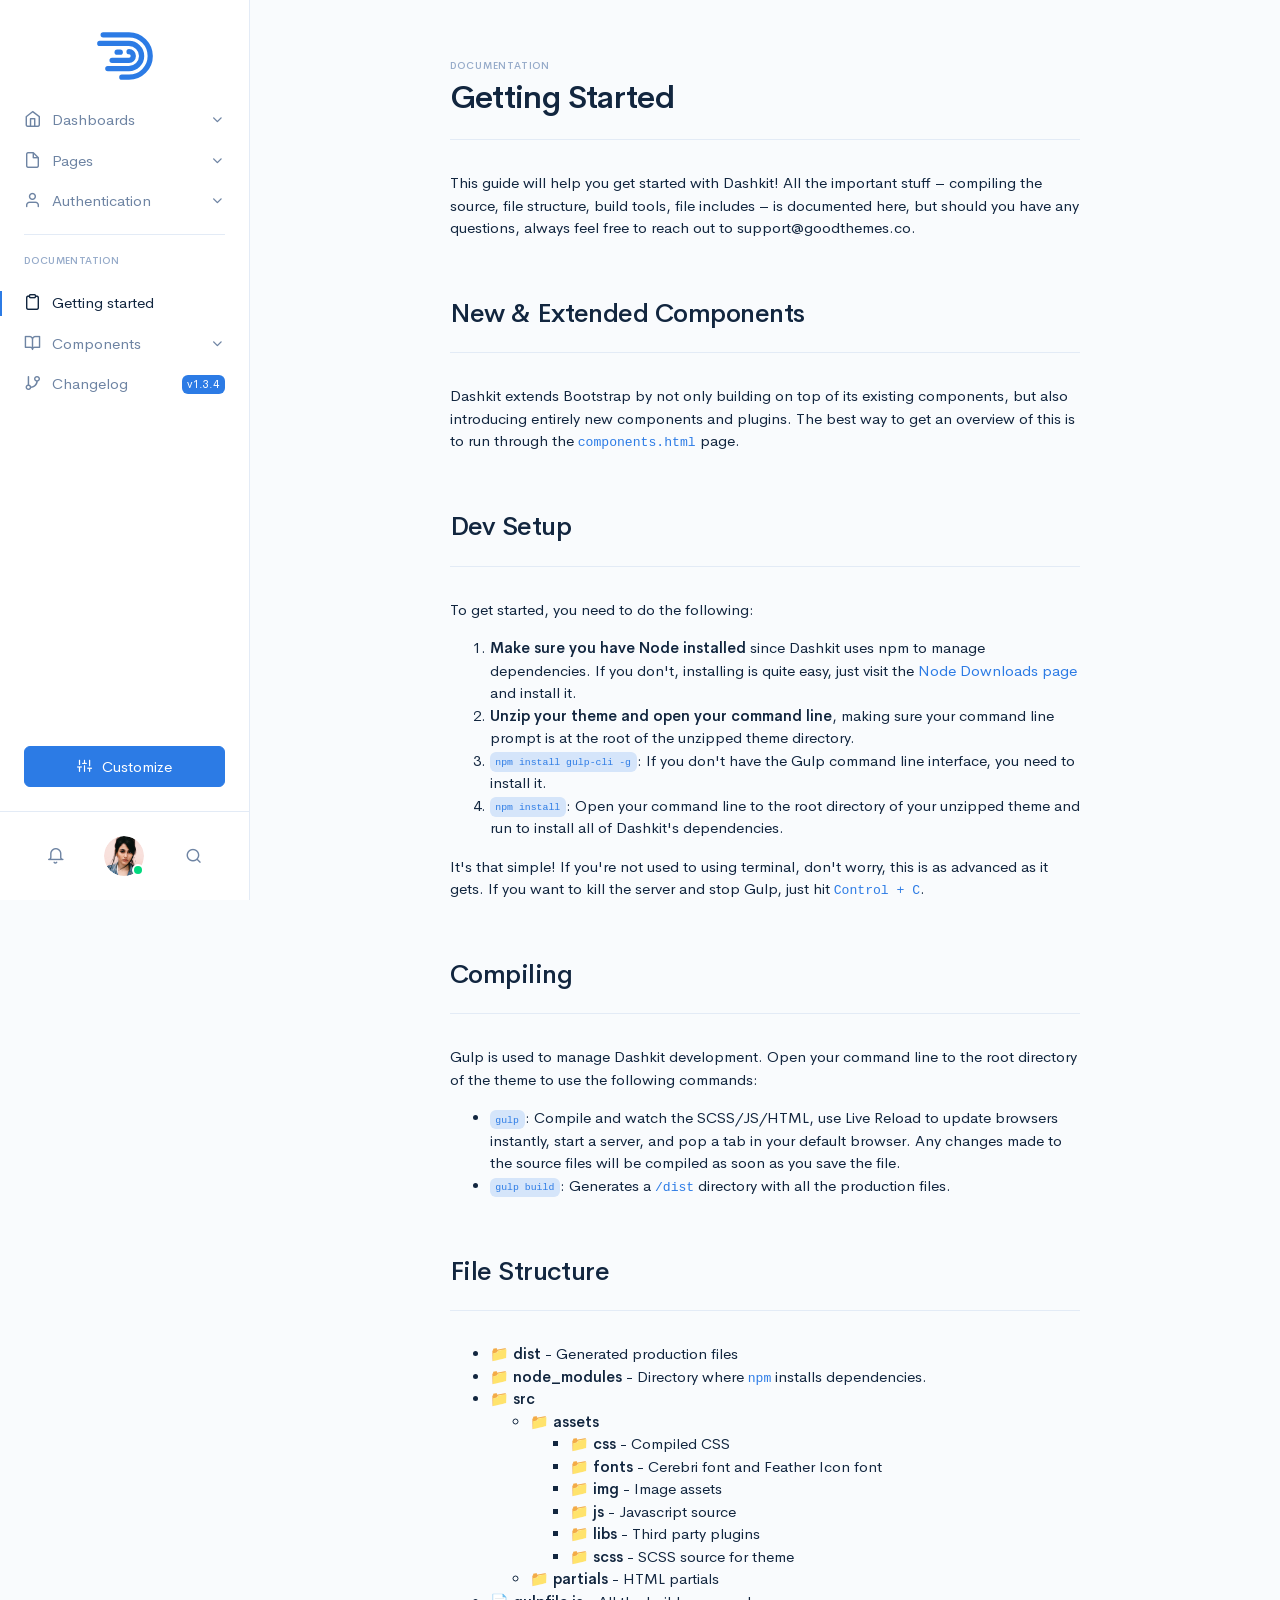
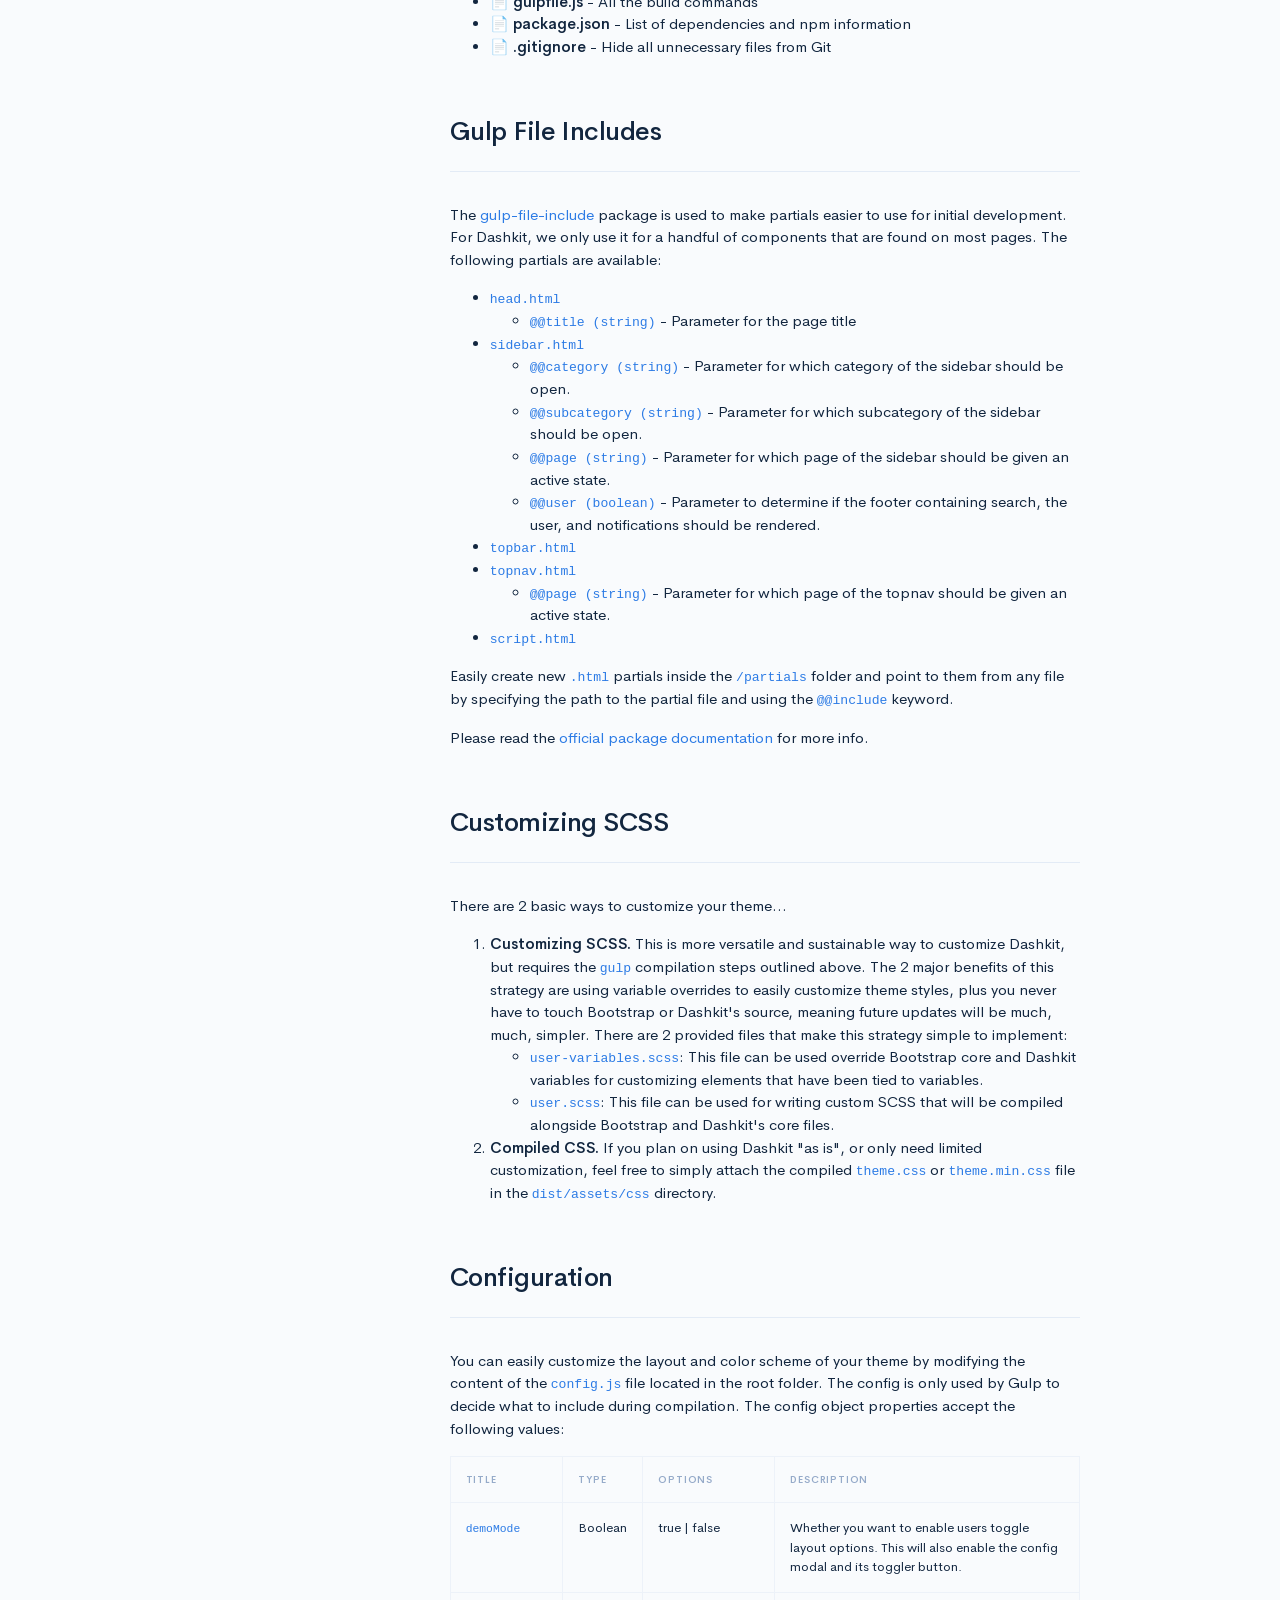
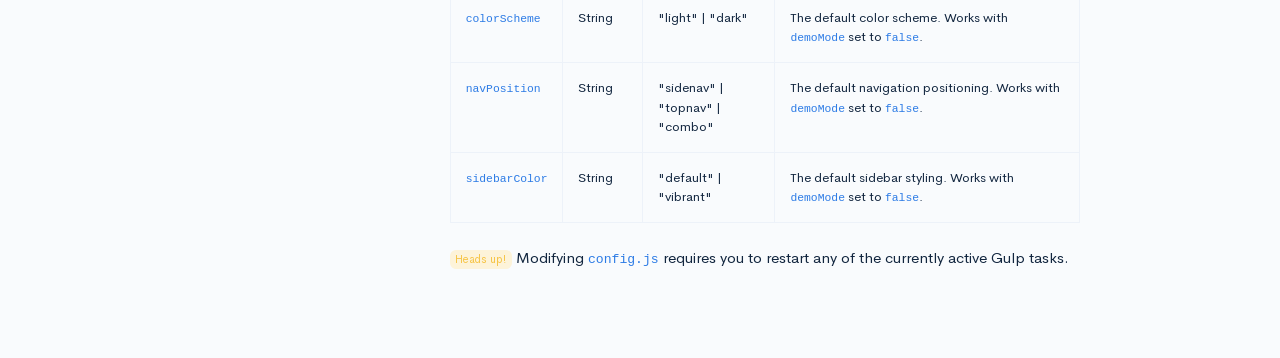
<file: getting-started.html>
<!doctype html>
<html lang="en">
  <head>
    <meta charset="utf-8">
    <meta name="viewport" content="width=device-width, initial-scale=1, shrink-to-fit=no">
    <meta name="description" content="A fully featured admin theme which can be used to build CRM, CMS, etc.">

    <!-- Libs CSS -->
    <link rel="stylesheet" href="assets/fonts/feather/feather.min.css">
    <link rel="stylesheet" href="assets/libs/highlight.js/styles/vs2015.css">
    <link rel="stylesheet" href="assets/libs/quill/dist/quill.core.css">
    <link rel="stylesheet" href="assets/libs/select2/dist/css/select2.min.css">
    <link rel="stylesheet" href="assets/libs/flatpickr/dist/flatpickr.min.css">

    <!-- Theme CSS -->
      
    <link rel="stylesheet" href="assets/css/theme.min.css" id="stylesheetLight">

    <link rel="stylesheet" href="assets/css/theme-dark.min.css" id="stylesheetDark">

    <style>body { display: none; }</style>
    

    <title>Dashkit</title>
  </head>
  <body>

    <!-- MODALS
    ================================================== -->
    
    <!-- Modal: Demo -->
    <div class="modal fade fixed-right" id="modalDemo" tabindex="-1" role="dialog" aria-hidden="true">
      <div class="modal-dialog modal-dialog-vertical" role="document">
        <form class="modal-content" id="demoForm">
          <div class="modal-body">
        
            <!-- Close -->
            <a class="close" data-dismiss="modal" aria-label="Close">
              <span aria-hidden="true">&times;</span>
            </a>

            <div class="text-center">
              <img src="assets/img/illustrations/designer-life.svg" alt="..." class="img-fluid mb-3">
            </div>

            <h2 class="text-center mb-2">
              Make Dashkit Your Own
            </h2>

            <p class="text-center mb-4">
              Set preferences that will be cookied for your live preview demonstration.
            </p>

            <hr class="mb-4">

            <h4 class="mb-1">
              Color Scheme
            </h4>

            <p class="small text-muted mb-3">
              Overall light or dark presentation.
            </p>

            <div class="btn-group-toggle d-flex mb-4" data-toggle="buttons">
              <label class="btn btn-white active col">
                <input type="radio" name="colorScheme" id="colorSchemeLight" value="light" checked> <i class="fe fe-sun mr-2"></i> Light Mode
              </label>
              <label class="btn btn-white col ml-2">
                <input type="radio" name="colorScheme" id="colorSchemeDark" value="dark"> <i class="fe fe-moon mr-2"></i> Dark Mode
              </label>
            </div>

            <h4 class="mb-1">
              Navigation Position
            </h4>

            <p class="small text-muted mb-3">
              Select the primary navigation paradigm for your app.
            </p>

            <div class="btn-group-toggle d-flex mb-4" data-toggle="buttons">
              <label class="btn btn-white active col">
                <input type="radio" name="navPosition" id="navPositionSidenav" value="sidenav" checked> Sidenav
              </label>
              <label class="btn btn-white col ml-2">
                <input type="radio" name="navPosition" id="navPositionTopnav" value="topnav"> Topnav
              </label>
              <label class="btn btn-white col ml-2">
                <input type="radio" name="navPosition" id="navPositionCombo" value="combo"> Combo
              </label>
            </div>

            <h4 class="mb-1">
              Sidebar Color
            </h4>

            <p class="small text-muted mb-3">
              Usually dictated by the color scheme, but can be overriden. 
            </p>

            <div class="btn-group-toggle d-flex mb-4" data-toggle="buttons">
              <label class="btn btn-white active col">
                <input type="radio" name="sidebarColor" id="sidebarColorDefault" value="default" checked> Default
              </label>
              <label class="btn btn-white col ml-2">
                <input type="radio" name="sidebarColor" id="sidebarColorVibrant" value="vibrant"> Vibrant
              </label>
            </div>
      
          </div>
          <div class="modal-footer border-0">
        
            <button type="submit" class="btn btn-block btn-primary mt-auto">
              Preview
            </button>

          </div>
        </form>
      </div>
    </div>
    

    <!-- Modal: Members -->
    <div class="modal fade" id="modalMembers" tabindex="-1" role="dialog" aria-hidden="true">
      <div class="modal-dialog modal-dialog-centered" role="document">
        <div class="modal-content">
          <div class="modal-card card" data-toggle="lists" data-lists-values='["name"]'>
            <div class="card-header">
              <div class="row align-items-center">
                <div class="col">

                  <!-- Title -->
                  <h4 class="card-header-title" id="exampleModalCenterTitle">
                    Add a member
                  </h4>
              
                </div>
                <div class="col-auto">

                  <!-- Close -->
                  <button type="button" class="close" data-dismiss="modal" aria-label="Close">
                    <span aria-hidden="true">&times;</span>
                  </button>
              
                </div>
              </div> <!-- / .row -->
            </div>
            <div class="card-header">
          
              <!-- Form -->
              <form>
                <div class="input-group input-group-flush input-group-merge">
                  <input type="search" class="form-control form-control-prepended search" placeholder="Search">
                  <div class="input-group-prepend">
                    <div class="input-group-text">
                      <span class="fe fe-search"></span>
                    </div>
                  </div>
                </div>
              </form>

            </div>
            <div class="card-body">

              <!-- List group -->
              <ul class="list-group list-group-flush list my-n3">
                <li class="list-group-item px-0">
              
                  <div class="row align-items-center">
                    <div class="col-auto">
                  
                      <!-- Avatar -->
                      <a href="profile-posts.html" class="avatar">
                        <img src="assets/img/avatars/profiles/avatar-5.jpg" alt="..." class="avatar-img rounded-circle">
                      </a>

                    </div>
                    <div class="col ml-n2">

                      <!-- Title -->
                      <h4 class="mb-1 name">
                        <a href="profile-posts.html">Miyah Myles</a>
                      </h4>

                      <!-- Time -->
                      <p class="small mb-0">
                        <span class="text-success">●</span> Online
                      </p>
                  
                    </div>
                    <div class="col-auto">
                  
                      <!-- Button -->
                      <a href="#!" class="btn btn-sm btn-white">
                        Add
                      </a>

                    </div>
                  </div> <!-- / .row -->

                </li>
                <li class="list-group-item px-0">
              
                  <div class="row align-items-center">
                    <div class="col-auto">
                  
                      <!-- Avatar -->
                      <a href="profile-posts.html" class="avatar">
                        <img src="assets/img/avatars/profiles/avatar-6.jpg" alt="..." class="avatar-img rounded-circle">
                      </a>

                    </div>
                    <div class="col ml-n2">

                      <!-- Title -->
                      <h4 class="mb-1 name">
                        <a href="profile-posts.html">Ryu Duke</a>
                      </h4>

                      <!-- Time -->
                      <p class="small mb-0">
                        <span class="text-success">●</span> Online
                      </p>
                  
                    </div>
                    <div class="col-auto">
                  
                      <!-- Button -->
                      <a href="#!" class="btn btn-sm btn-white">
                        Add
                      </a>

                    </div>
                  </div> <!-- / .row -->

                </li>
                <li class="list-group-item px-0">
              
                  <div class="row align-items-center">
                    <div class="col-auto">
                  
                      <!-- Avatar -->
                      <a href="profile-posts.html" class="avatar">
                        <img src="assets/img/avatars/profiles/avatar-7.jpg" alt="..." class="avatar-img rounded-circle">
                      </a>

                    </div>
                    <div class="col ml-n2">

                      <!-- Title -->
                      <h4 class="mb-1 name">
                        <a href="profile-posts.html">Glen Rouse</a>
                      </h4>

                      <!-- Time -->
                      <p class="small mb-0">
                        <span class="text-warning">●</span> Busy
                      </p>
                  
                    </div>
                    <div class="col-auto">
                  
                      <!-- Button -->
                      <a href="#!" class="btn btn-sm btn-white">
                        Add
                      </a>

                    </div>
                  </div> <!-- / .row -->

                </li>
                <li class="list-group-item px-0">
              
                  <div class="row align-items-center">
                    <div class="col-auto">
                  
                      <!-- Avatar -->
                      <a href="profile-posts.html" class="avatar">
                        <img src="assets/img/avatars/profiles/avatar-8.jpg" alt="..." class="avatar-img rounded-circle">
                      </a>

                    </div>
                    <div class="col ml-n2">

                      <!-- Title -->
                      <h4 class="mb-1 name">
                        <a href="profile-posts.html">Grace Gross</a>
                      </h4>

                      <!-- Time -->
                      <p class="small mb-0">
                        <span class="text-danger">●</span> Offline
                      </p>
                  
                    </div>
                    <div class="col-auto">
                  
                      <!-- Button -->
                      <a href="#!" class="btn btn-sm btn-white">
                        Add
                      </a>

                    </div>
                  </div> <!-- / .row -->

                </li>
              </ul>

            </div>
          </div>
        </div>
      </div>
    </div>

    <!-- Modal: Search -->
    <div class="modal fade" id="sidebarModalSearch" tabindex="-1" role="dialog" aria-hidden="true">
      <div class="modal-dialog modal-dialog-vertical" role="document">
        <div class="modal-content">
          <div class="modal-body" data-toggle="lists" data-lists-values='["name"]'>
     
            <!-- Form -->
            <form class="mb-4">
              <div class="input-group input-group-merge">
                <input type="search" class="form-control form-control-prepended search" placeholder="Search">
                <div class="input-group-prepend">
                  <div class="input-group-text">
                    <span class="fe fe-search"></span>
                  </div>
                </div>
              </div>
            </form>

            <!-- List group -->
            <div class="my-n3">
              <div class="list-group list-group-flush list">
                <a href="team-overview.html" class="list-group-item px-0">
                  <div class="row align-items-center">
                    <div class="col-auto">
                  
                      <!-- Avatar -->
                      <div class="avatar">
                        <img src="assets/img/avatars/teams/team-logo-1.jpg" alt="..." class="avatar-img rounded">
                      </div>

                    </div>
                    <div class="col ml-n2">

                      <!-- Title -->
                      <h4 class="text-body mb-1 name">
                        Airbnb
                      </h4>

                      <!-- Time -->
                      <p class="small text-muted mb-0">
                        <span class="fe fe-clock"></span> <time datetime="2018-05-24">Updated 2hr ago</time>
                      </p>
                  
                    </div>
                  </div> <!-- / .row -->
                </a>
                <a href="team-overview.html" class="list-group-item px-0">
                  <div class="row align-items-center">
                    <div class="col-auto">
                  
                      <!-- Avatar -->
                      <div class="avatar">
                        <img src="assets/img/avatars/teams/team-logo-2.jpg" alt="..." class="avatar-img rounded">
                      </div>

                    </div>
                    <div class="col ml-n2">

                      <!-- Title -->
                      <h4 class="text-body mb-1 name">
                        Medium Corporation
                      </h4>

                      <!-- Time -->
                      <p class="small text-muted mb-0">
                        <span class="fe fe-clock"></span> <time datetime="2018-05-24">Updated 2hr ago</time>
                      </p>
                  
                    </div>
                  </div> <!-- / .row -->
                </a>
                <a href="project-overview.html" class="list-group-item px-0">

                  <div class="row align-items-center">
                    <div class="col-auto">
                  
                      <!-- Avatar -->
                      <div class="avatar avatar-4by3">
                        <img src="assets/img/avatars/projects/project-1.jpg" alt="..." class="avatar-img rounded">
                      </div>

                    </div>
                    <div class="col ml-n2">

                      <!-- Title -->
                      <h4 class="text-body mb-1 name">
                        Homepage Redesign
                      </h4>

                      <!-- Time -->
                      <p class="small text-muted mb-0">
                        <span class="fe fe-clock"></span> <time datetime="2018-05-24">Updated 4hr ago</time>
                      </p>
                  
                    </div>
                  </div> <!-- / .row -->

                </a>
                <a href="project-overview.html" class="list-group-item px-0">

                  <div class="row align-items-center">
                    <div class="col-auto">
                  
                      <!-- Avatar -->
                      <div class="avatar avatar-4by3">
                        <img src="assets/img/avatars/projects/project-2.jpg" alt="..." class="avatar-img rounded">
                      </div>

                    </div>
                    <div class="col ml-n2">

                      <!-- Title -->
                      <h4 class="text-body mb-1 name">
                        Travels & Time
                      </h4>

                      <!-- Time -->
                      <p class="small text-muted mb-0">
                        <span class="fe fe-clock"></span> <time datetime="2018-05-24">Updated 4hr ago</time>
                      </p>
                  
                    </div>
                  </div> <!-- / .row -->

                </a>
                <a href="project-overview.html" class="list-group-item px-0">

                  <div class="row align-items-center">
                    <div class="col-auto">
                  
                      <!-- Avatar -->
                      <div class="avatar avatar-4by3">
                        <img src="assets/img/avatars/projects/project-3.jpg" alt="..." class="avatar-img rounded">
                      </div>

                    </div>
                    <div class="col ml-n2">

                      <!-- Title -->
                      <h4 class="text-body mb-1 name">
                        Safari Exploration
                      </h4>

                      <!-- Time -->
                      <p class="small text-muted mb-0">
                        <span class="fe fe-clock"></span> <time datetime="2018-05-24">Updated 4hr ago</time>
                      </p>
                  
                    </div>
                  </div> <!-- / .row -->
            
                </a>
                <a href="profile-posts.html" class="list-group-item px-0">
            
                  <div class="row align-items-center">
                    <div class="col-auto">
                  
                      <!-- Avatar -->
                      <div class="avatar">
                        <img src="assets/img/avatars/profiles/avatar-1.jpg" alt="..." class="avatar-img rounded-circle">
                      </div>

                    </div>
                    <div class="col ml-n2">
                  
                      <!-- Title -->
                      <h4 class="text-body mb-1 name">
                        Dianna Smiley
                      </h4>

                      <!-- Status -->
                      <p class="text-body small mb-0">
                        <span class="text-success">●</span> Online
                      </p>

                    </div>
                  </div> <!-- / .row -->

                </a>
                <a href="profile-posts.html" class="list-group-item px-0">

                  <div class="row align-items-center">
                    <div class="col-auto">
                  
                      <!-- Avatar -->
                      <div class="avatar">
                        <img src="assets/img/avatars/profiles/avatar-2.jpg" alt="..." class="avatar-img rounded-circle">
                      </div>

                    </div>
                    <div class="col ml-n2">
                  
                      <!-- Title -->
                      <h4 class="text-body mb-1 name">
                        Ab Hadley
                      </h4>

                      <!-- Status -->
                      <p class="text-body small mb-0">
                        <span class="text-danger">●</span> Offline
                      </p>

                    </div>
                  </div> <!-- / .row -->
            
                </a>
              </div>
            </div>
      
          </div>
        </div>
      </div>
    </div>

    <!-- Modal: Activity -->
    <div class="modal fade" id="sidebarModalActivity" tabindex="-1" role="dialog" aria-hidden="true">
      <div class="modal-dialog modal-dialog-vertical" role="document">
        <div class="modal-content">
          <div class="modal-header">

            <!-- Title -->
            <h4 class="modal-title">
              Notifications
            </h4>

            <!-- Close -->
            <button type="button" class="close" data-dismiss="modal" aria-label="Close">
              <span aria-hidden="true">
                &times;
              </span>
            </button>
        
          </div>
          <div class="modal-body">

            <!-- List group -->
            <div class="list-group list-group-flush my-n3">
              <a class="list-group-item px-0" href="#!">
          
                <div class="row">
                  <div class="col-auto">
                
                    <!-- Avatar -->
                    <div class="avatar avatar-sm">
                      <img src="assets/img/avatars/profiles/avatar-1.jpg" alt="..." class="avatar-img rounded-circle">
                    </div>

                  </div>
                  <div class="col ml-n2">
                
                    <!-- Content -->
                    <div class="small text-muted">
                      <strong class="text-body">Dianna Smiley</strong> shared your post with <strong class="text-body">Ab Hadley</strong>, <strong class="text-body">Adolfo Hess</strong>, and <strong class="text-body">3 others</strong>.
                    </div>

                  </div>
                  <div class="col-auto">

                    <small class="text-muted">
                      2m
                    </small>
                
                  </div>
                </div> <!-- / .row -->

              </a>
              <a class="list-group-item px-0" href="#!">

                <div class="row">
                  <div class="col-auto">
                
                    <!-- Avatar -->
                    <div class="avatar avatar-sm">
                      <img src="assets/img/avatars/profiles/avatar-2.jpg" alt="..." class="avatar-img rounded-circle">
                    </div>

                  </div>
                  <div class="col ml-n2">
                
                    <!-- Content -->
                    <div class="small text-muted">
                      <strong class="text-body">Ab Hadley</strong> reacted to your post with a 😍
                    </div>

                  </div>
                  <div class="col-auto">

                    <small class="text-muted">
                      2m
                    </small>
                
                  </div>
                </div> <!-- / .row -->

              </a>
              <a class="list-group-item px-0" href="#!">

                <div class="row">
                  <div class="col-auto">
                
                    <!-- Avatar -->
                    <div class="avatar avatar-sm">
                      <img src="assets/img/avatars/profiles/avatar-3.jpg" alt="..." class="avatar-img rounded-circle">
                    </div>

                  </div>
                  <div class="col ml-n2">
                
                    <!-- Content -->
                    <div class="small text-muted">
                      <strong class="text-body">Adolfo Hess</strong> commented <blockquote class="text-body">“I don’t think this really makes sense to do without approval from Johnathan since he’s the one...” </blockquote>
                    </div>

                  </div>
                  <div class="col-auto">

                    <small class="text-muted">
                      2m
                    </small>
                
                  </div>
                </div> <!-- / .row -->

              </a>
              <a class="list-group-item px-0" href="#!">

                <div class="row">
                  <div class="col-auto">
                
                    <!-- Avatar -->
                    <div class="avatar avatar-sm">
                      <img src="assets/img/avatars/profiles/avatar-4.jpg" alt="..." class="avatar-img rounded-circle">
                    </div>

                  </div>
                  <div class="col ml-n2">
                
                    <!-- Content -->
                    <div class="small text-muted">
                      <strong class="text-body">Daniela Dewitt</strong> subscribed to you.
                    </div>

                  </div>
                  <div class="col-auto">

                    <small class="text-muted">
                      2m
                    </small>
                
                  </div>
                </div> <!-- / .row -->

              </a>
              <a class="list-group-item px-0" href="#!">

                <div class="row">
                  <div class="col-auto">
                
                    <!-- Avatar -->
                    <div class="avatar avatar-sm">
                      <img src="assets/img/avatars/profiles/avatar-5.jpg" alt="..." class="avatar-img rounded-circle">
                    </div>

                  </div>
                  <div class="col ml-n2">
                
                    <!-- Content -->
                    <div class="small text-muted">
                      <strong class="text-body">Miyah Myles</strong> shared your post with <strong class="text-body">Ryu Duke</strong>, <strong class="text-body">Glen Rouse</strong>, and <strong class="text-body">3 others</strong>.
                    </div>

                  </div>
                  <div class="col-auto">

                    <small class="text-muted">
                      2m
                    </small>
                
                  </div>
                </div> <!-- / .row -->

              </a>
              <a class="list-group-item px-0" href="#!">

                <div class="row">
                  <div class="col-auto">
                
                    <!-- Avatar -->
                    <div class="avatar avatar-sm">
                      <img src="assets/img/avatars/profiles/avatar-6.jpg" alt="..." class="avatar-img rounded-circle">
                    </div>

                  </div>
                  <div class="col ml-n2">
                
                    <!-- Content -->
                    <div class="small text-muted">
                      <strong class="text-body">Ryu Duke</strong> reacted to your post with a 😍
                    </div>

                  </div>
                  <div class="col-auto">

                    <small class="text-muted">
                      2m
                    </small>
                
                  </div>
                </div> <!-- / .row -->

              </a>
              <a class="list-group-item px-0" href="#!">

                <div class="row">
                  <div class="col-auto">
                
                    <!-- Avatar -->
                    <div class="avatar avatar-sm">
                      <img src="assets/img/avatars/profiles/avatar-7.jpg" alt="..." class="avatar-img rounded-circle">
                    </div>

                  </div>
                  <div class="col ml-n2">
                
                    <!-- Content -->
                    <div class="small text-muted">
                      <strong class="text-body">Glen Rouse</strong> commented <blockquote class="text-body">“I don’t think this really makes sense to do without approval from Johnathan since he’s the one...” </blockquote>
                    </div>

                  </div>
                  <div class="col-auto">

                    <small class="text-muted">
                      2m
                    </small>
                
                  </div>
                </div> <!-- / .row -->

              </a>
              <a class="list-group-item px-0" href="#!">

                <div class="row">
                  <div class="col-auto">
                
                    <!-- Avatar -->
                    <div class="avatar avatar-sm">
                      <img src="assets/img/avatars/profiles/avatar-8.jpg" alt="..." class="avatar-img rounded-circle">
                    </div>

                  </div>
                  <div class="col ml-n2">
                
                    <!-- Content -->
                    <div class="small text-muted">
                      <strong class="text-body">Grace Gross</strong> subscribed to you.
                    </div>

                  </div>
                  <div class="col-auto">

                    <small class="text-muted">
                      2m
                    </small>
                
                  </div>
                </div> <!-- / .row -->

              </a>
            </div>

          </div>
        </div>
      </div>
    </div>

    <!-- NAVIGATION
    ================================================== -->
    
      <nav class="navbar navbar-vertical fixed-left navbar-expand-md navbar-light" id="sidebar">
        <div class="container-fluid">

          <!-- Toggler -->
          <button class="navbar-toggler" type="button" data-toggle="collapse" data-target="#sidebarCollapse" aria-controls="sidebarCollapse" aria-expanded="false" aria-label="Toggle navigation">
            <span class="navbar-toggler-icon"></span>
          </button>

          <!-- Brand -->
          <a class="navbar-brand" href="index.html">
            <img src="assets/img/logo.svg" class="navbar-brand-img 
            mx-auto" alt="...">
          </a>

          <!-- User (xs) -->
          <div class="navbar-user d-md-none">

            <!-- Dropdown -->
            <div class="dropdown">
        
              <!-- Toggle -->
              <a href="#" id="sidebarIcon" class="dropdown-toggle" role="button" data-toggle="dropdown" aria-haspopup="true" aria-expanded="false">
                <div class="avatar avatar-sm avatar-online">
                  <img src="assets/img/avatars/profiles/avatar-1.jpg" class="avatar-img rounded-circle" alt="...">
                </div>
              </a>

              <!-- Menu -->
              <div class="dropdown-menu dropdown-menu-right" aria-labelledby="sidebarIcon">
                <a href="profile-posts.html" class="dropdown-item">Profile</a>
                <a href="settings.html" class="dropdown-item">Settings</a>
                <hr class="dropdown-divider">
                <a href="sign-in.html" class="dropdown-item">Logout</a>
              </div>

            </div>

          </div>

          <!-- Collapse -->
          <div class="collapse navbar-collapse" id="sidebarCollapse">

            <!-- Form -->
            <form class="mt-4 mb-3 d-md-none">
              <div class="input-group input-group-rounded input-group-merge">
                <input type="search" class="form-control form-control-rounded form-control-prepended" placeholder="Search" aria-label="Search">
                <div class="input-group-prepend">
                  <div class="input-group-text">
                    <span class="fe fe-search"></span>
                  </div>
                </div>
              </div>
            </form>
      
            <!-- Navigation -->
            <ul class="navbar-nav">
              <li class="nav-item">
                <a class="nav-link" href="#sidebarDashboards" data-toggle="collapse" role="button" aria-expanded="false" aria-controls="sidebarDashboards">
                  <i class="fe fe-home"></i> Dashboards
                </a>
                <div class="collapse " id="sidebarDashboards">
                  <ul class="nav nav-sm flex-column">
                    <li class="nav-item">
                      <a href="index.html" class="nav-link ">
                        Default
                      </a>
                    </li>
                    <li class="nav-item">
                      <a href="dashboard-alt.html" class="nav-link ">
                        Alternative <span class="badge badge-soft-success ml-auto">New</span>
                      </a>
                    </li>
                  </ul>
                </div>
              </li>
              <li class="nav-item">
                <a class="nav-link" href="#sidebarPages" data-toggle="collapse" role="button" aria-expanded="false" aria-controls="sidebarPages">
                  <i class="fe fe-file"></i> Pages
                </a>
                <div class="collapse " id="sidebarPages">
                  <ul class="nav nav-sm flex-column">
                    <li class="nav-item">
                      <a href="#sidebarProfile" class="nav-link" data-toggle="collapse" role="button" aria-expanded="false" aria-controls="sidebarProfile">
                        Profile
                      </a>
                      <div class="collapse " id="sidebarProfile">
                        <ul class="nav nav-sm flex-column">
                          <li class="nav-item">
                            <a href="profile-posts.html" class="nav-link ">
                              Posts
                            </a>
                          </li>
                          <li class="nav-item">
                            <a href="profile-groups.html" class="nav-link ">
                              Groups
                            </a>
                          </li>
                          <li class="nav-item">
                            <a href="profile-projects.html" class="nav-link ">
                              Projects
                            </a>
                          </li>
                          <li class="nav-item">
                            <a href="profile-files.html" class="nav-link ">
                              Files
                            </a>
                          </li>
                            <li class="nav-item">
                            <a href="profile-subscribers.html" class="nav-link ">
                              Subscribers
                            </a>
                          </li>
                        </ul>
                      </div>
                    </li>
                    <li class="nav-item">
                      <a href="#sidebarProject" class="nav-link" data-toggle="collapse" role="button" aria-expanded="false" aria-controls="sidebarProject">
                        Project
                      </a>
                      <div class="collapse " id="sidebarProject">
                        <ul class="nav nav-sm flex-column">
                          <li class="nav-item">
                            <a href="project-overview.html" class="nav-link ">
                              Overview
                            </a>
                          </li>
                          <li class="nav-item">
                            <a href="project-files.html" class="nav-link ">
                              Files
                            </a>
                          </li>
                          <li class="nav-item">
                            <a href="project-reports.html" class="nav-link ">
                              Reports
                            </a>
                          </li>
                          <li class="nav-item">
                            <a href="project-new.html" class="nav-link ">
                              New project
                            </a>
                          </li>
                        </ul>
                      </div>
                    </li>
                    <li class="nav-item">
                      <a href="#sidebarTeam" class="nav-link" data-toggle="collapse" role="button" aria-expanded="false" aria-controls="sidebarTeam">
                        Team
                      </a>
                      <div class="collapse " id="sidebarTeam">
                        <ul class="nav nav-sm flex-column">
                          <li class="nav-item">
                            <a href="team-overview.html" class="nav-link ">
                              Overview
                            </a>
                          </li>
                          <li class="nav-item">
                            <a href="team-projects.html" class="nav-link ">
                              Projects
                            </a>
                          </li>
                          <li class="nav-item">
                            <a href="team-members.html" class="nav-link ">
                              Members
                            </a>
                          </li>
                          <li class="nav-item">
                            <a href="team-new.html" class="nav-link ">
                              New team
                            </a>
                          </li>
                        </ul>
                      </div>
                    </li>
                    <li class="nav-item">
                      <a href="orders.html" class="nav-link ">
                        Orders
                      </a>
                    </li>
                    <li class="nav-item">
                      <a href="feed.html" class="nav-link ">
                        Feed
                      </a>
                    </li>
                    <li class="nav-item">
                      <a href="settings.html" class="nav-link ">
                        Settings
                      </a>
                    </li>
                    <li class="nav-item">
                      <a href="invoice.html" class="nav-link ">
                        Invoice
                      </a>
                    </li>
                    <li class="nav-item">
                      <a href="pricing.html" class="nav-link ">
                        Pricing
                      </a>
                    </li>
                  </ul>
                </div>
              </li>
              <li class="nav-item">
                <a class="nav-link" href="#sidebarAuth" data-toggle="collapse" role="button" aria-expanded="false" aria-controls="sidebarAuth">
                  <i class="fe fe-user"></i> Authentication
                </a>
                <div class="collapse" id="sidebarAuth">
                  <ul class="nav nav-sm flex-column">
                    <li class="nav-item">
                      <a href="#sidebarSignIn" class="nav-link" data-toggle="collapse" role="button" aria-expanded="false" aria-controls="sidebarSignIn">
                        Sign in
                      </a>
                      <div class="collapse" id="sidebarSignIn">
                        <ul class="nav nav-sm flex-column">
                          <li class="nav-item">
                            <a href="sign-in-cover.html" class="nav-link">
                              Cover
                            </a>
                          </li>
                          <li class="nav-item">
                            <a href="sign-in-illustration.html" class="nav-link">
                              Illustration
                            </a>
                          </li>
                          <li class="nav-item">
                            <a href="sign-in.html" class="nav-link">
                              Basic
                            </a>
                          </li>
                        </ul>
                      </div>
                    </li>
                    <li class="nav-item">
                      <a href="#sidebarSignUp" class="nav-link" data-toggle="collapse" role="button" aria-expanded="false" aria-controls="sidebarSignUp">
                        Sign up
                      </a>
                      <div class="collapse" id="sidebarSignUp">
                        <ul class="nav nav-sm flex-column">
                          <li class="nav-item">
                            <a href="sign-up-cover.html" class="nav-link">
                              Cover
                            </a>
                          </li>
                          <li class="nav-item">
                            <a href="sign-up-illustration.html" class="nav-link">
                              Illustration
                            </a>
                          </li>
                          <li class="nav-item">
                            <a href="sign-up.html" class="nav-link">
                              Basic
                            </a>
                          </li>
                        </ul>
                      </div>
                    </li>
                    <li class="nav-item">
                      <a href="#sidebarPassword" class="nav-link" data-toggle="collapse" role="button" aria-expanded="false" aria-controls="sidebarPassword">
                        Password reset
                      </a>
                      <div class="collapse" id="sidebarPassword">
                        <ul class="nav nav-sm flex-column">
                          <li class="nav-item">
                            <a href="password-reset-cover.html" class="nav-link">
                              Cover
                            </a>
                          </li>
                          <li class="nav-item">
                            <a href="password-reset-illustration.html" class="nav-link">
                              Illustration
                            </a>
                          </li>
                          <li class="nav-item">
                            <a href="password-reset.html" class="nav-link">
                              Basic
                            </a>
                          </li>
                        </ul>
                      </div>
                    </li>
                    <li class="nav-item">
                      <a href="#sidebarError" class="nav-link" data-toggle="collapse" role="button" aria-expanded="false" aria-controls="sidebarError">
                        Error
                      </a>
                      <div class="collapse" id="sidebarError">
                        <ul class="nav nav-sm flex-column">
                          <li class="nav-item">
                            <a href="error-illustration.html" class="nav-link">
                              Illustration
                            </a>
                          </li>
                          <li class="nav-item">
                            <a href="error.html" class="nav-link">
                              Basic
                            </a>
                          </li>
                        </ul>
                      </div>
                    </li>
                  </ul>
                </div>
              </li>
              <li class="nav-item d-md-none">
                <a class="nav-link" href="#sidebarModalActivity" data-toggle="modal">
                 <span class="fe fe-bell"></span> Notifications
                </a>
              </li>
            </ul>

            <!-- Divider -->
            <hr class="navbar-divider my-3">

            <!-- Heading -->
            <h6 class="navbar-heading">
              Documentation
            </h6>

            <!-- Navigation -->
            <ul class="navbar-nav mb-md-4">
              <li class="nav-item">
                <a class="nav-link active" href="getting-started.html">
                  <i class="fe fe-clipboard"></i> Getting started
                </a>
              </li>
              <li class="nav-item dropdown">
                <a class="nav-link" href="#sidebarComponents" data-toggle="collapse" role="button" aria-expanded="false" aria-controls="sidebarComponents">
                  <i class="fe fe-book-open"></i> Components
                </a>
                <div class="collapse " id="sidebarComponents">
                  <ul class="nav nav-sm flex-column">
                    <li class="nav-item">
                      <a href="components.html#alerts" class="nav-link">
                        Alerts
                      </a>
                    </li>
                    <li class="nav-item">
                      <a href="components.html#avatars" class="nav-link">
                        Avatars
                      </a>
                    </li>
                    <li class="nav-item">
                      <a href="components.html#badges" class="nav-link">
                        Badges
                      </a>
                    </li>
                    <li class="nav-item">
                      <a href="components.html#breadcrumb" class="nav-link">
                        Breadcrumb
                      </a>
                    </li>
                    <li class="nav-item">
                      <a href="components.html#buttons" class="nav-link">
                        Buttons
                      </a>
                    </li>
                    <li class="nav-item">
                      <a href="components.html#button-group" class="nav-link">
                        Button group
                      </a>
                    </li>
                    <li class="nav-item">
                      <a href="components.html#cards" class="nav-link">
                        Cards
                      </a>
                    </li>
                    <li class="nav-item">
                      <a href="components.html#charts" class="nav-link">
                        Charts
                      </a>
                    </li>
                    <li class="nav-item">
                      <a href="components.html#dropdowns" class="nav-link">
                        Dropdowns
                      </a>
                    </li>
                    <li class="nav-item">
                      <a href="components.html#forms" class="nav-link">
                        Forms
                      </a>
                    </li>
                    <li class="nav-item">
                      <a href="components.html#icons" class="nav-link">
                        Icons
                      </a>
                    </li>
                    <li class="nav-item">
                      <a href="components.html#lists" class="nav-link">
                        Lists
                      </a>
                    </li>
                    <li class="nav-item">
                      <a href="components.html#modal" class="nav-link">
                        Modal
                      </a>
                    </li>
                    <li class="nav-item">
                      <a href="components.html#navs" class="nav-link">
                        Navs
                      </a>
                    </li>
                    <li class="nav-item">
                      <a href="components.html#navbarExample" class="nav-link">
                        Navbar
                      </a>
                    </li>
                    <li class="nav-item">
                      <a href="components.html#page-headers" class="nav-link">
                        Page headers
                      </a>
                    </li>
                    <li class="nav-item">
                      <a href="components.html#pagination" class="nav-link">
                        Pagination
                      </a>
                    </li>
                    <li class="nav-item">
                      <a href="components.html#popovers" class="nav-link">
                        Popovers
                      </a>
                    </li>
                    <li class="nav-item">
                      <a href="components.html#progress" class="nav-link">
                        Progress
                      </a>
                    </li>
                    <li class="nav-item">
                      <a href="components.html#social-posts" class="nav-link">
                        Social post
                      </a>
                    </li>
                    <li class="nav-item">
                      <a href="components.html#spinners" class="nav-link">
                        Spinners
                      </a>
                    </li>
                    <li class="nav-item">
                      <a href="components.html#tables" class="nav-link">
                        Tables
                      </a>
                    </li>
                    <li class="nav-item">
                      <a href="components.html#toasts" class="nav-link">
                        Toasts
                      </a>
                    </li>
                    <li class="nav-item">
                      <a href="components.html#tooltips" class="nav-link">
                        Tooltips
                      </a>
                    </li>
                    <li class="nav-item">
                      <a href="components.html#typography" class="nav-link">
                        Typography
                      </a>
                    </li>
                    <li class="nav-item">
                      <a href="components.html#utilities" class="nav-link">
                        Utilities
                      </a>
                    </li>
                  </ul>
                </div>
              </li>
              <li class="nav-item">
                <a class="nav-link " href="changelog.html">
                  <i class="fe fe-git-branch"></i> Changelog <span class="badge badge-primary ml-auto">v1.3.4</span>
                </a>
              </li>
            </ul>
      
            <!-- Push content down -->
            <div class="mt-auto"></div>
      
            
            <!-- Customize -->
            <a href="#modalDemo" class="btn btn-block btn-primary mb-4" data-toggle="modal">
              <i class="fe fe-sliders mr-2"></i> Customize
            </a>
            
      
            
            <!-- User (md) -->
            <div class="navbar-user d-none d-md-flex" id="sidebarUser">
        
              <!-- Icon -->
              <a href="#sidebarModalActivity" class="navbar-user-link" data-toggle="modal">
                <span class="icon">
                  <i class="fe fe-bell"></i>
                </span>
              </a>

              <!-- Dropup -->
              <div class="dropup">
          
                <!-- Toggle -->
                <a href="#" id="sidebarIconCopy" class="dropdown-toggle" role="button" data-toggle="dropdown" aria-haspopup="true" aria-expanded="false">
                  <div class="avatar avatar-sm avatar-online">
                    <img src="assets/img/avatars/profiles/avatar-1.jpg" class="avatar-img rounded-circle" alt="...">
                  </div>
                </a>

                <!-- Menu -->
                <div class="dropdown-menu" aria-labelledby="sidebarIconCopy">
                  <a href="profile-posts.html" class="dropdown-item">Profile</a>
                  <a href="settings.html" class="dropdown-item">Settings</a>
                  <hr class="dropdown-divider">
                  <a href="sign-in.html" class="dropdown-item">Logout</a>
                </div>

              </div>

              <!-- Icon -->
              <a href="#sidebarModalSearch" class="navbar-user-link" data-toggle="modal">
                <span class="icon">
                  <i class="fe fe-search"></i>
                </span>
              </a>

            </div>
            

          </div> <!-- / .navbar-collapse -->

        </div>
      </nav>
    
    
      <nav class="navbar navbar-expand-lg navbar-light" id="topnav">
        <div class="container">

          <!-- Toggler -->
          <button class="navbar-toggler mr-auto" type="button" data-toggle="collapse" data-target="#navbar" aria-controls="navbar" aria-expanded="false" aria-label="Toggle navigation">
            <span class="navbar-toggler-icon"></span>
          </button>

          <!-- Brand -->
          <a class="navbar-brand mr-auto" href="index.html">
            <img src="assets/img/logo.svg" alt="..." class="navbar-brand-img">
          </a>

          <!-- Form -->
          <form class="form-inline mr-4 d-none d-lg-flex">
            <div class="input-group input-group-rounded input-group-merge" data-toggle="lists" data-lists-values='["name"]'>

              <!-- Input -->
              <input type="search" class="form-control form-control-prepended  dropdown-toggle search" data-toggle="dropdown" placeholder="Search" aria-label="Search">
              <div class="input-group-prepend">
                <div class="input-group-text">
                  <i class="fe fe-search"></i>
                </div>
              </div>

              <!-- Menu -->
              <div class="dropdown-menu dropdown-menu-card">
                <div class="card-body">

                  <!-- List group -->
                  <div class="list-group list-group-flush list my-n3">
                    <a href="team-overview.html" class="list-group-item px-0">
                      <div class="row align-items-center">
                        <div class="col-auto">
                    
                          <!-- Avatar -->
                          <div class="avatar">
                            <img src="assets/img/avatars/teams/team-logo-1.jpg" alt="..." class="avatar-img rounded">
                          </div>

                        </div>
                        <div class="col ml-n2">

                          <!-- Title -->
                          <h4 class="text-body mb-1 name">
                            Airbnb
                          </h4>

                          <!-- Time -->
                          <p class="small text-muted mb-0">
                            <span class="fe fe-clock"></span> <time datetime="2018-05-24">Updated 2hr ago</time>
                          </p>
                    
                        </div>
                      </div> <!-- / .row -->
                    </a>
                    <a href="team-overview.html" class="list-group-item px-0">
                      <div class="row align-items-center">
                        <div class="col-auto">
                    
                          <!-- Avatar -->
                          <div class="avatar">
                            <img src="assets/img/avatars/teams/team-logo-2.jpg" alt="..." class="avatar-img rounded">
                          </div>

                        </div>
                        <div class="col ml-n2">

                          <!-- Title -->
                          <h4 class="text-body mb-1 name">
                            Medium Corporation
                          </h4>

                          <!-- Time -->
                          <p class="small text-muted mb-0">
                            <span class="fe fe-clock"></span> <time datetime="2018-05-24">Updated 2hr ago</time>
                          </p>
                    
                        </div>
                      </div> <!-- / .row -->
                    </a>
                    <a href="project-overview.html" class="list-group-item px-0">

                      <div class="row align-items-center">
                        <div class="col-auto">
                    
                          <!-- Avatar -->
                          <div class="avatar avatar-4by3">
                            <img src="assets/img/avatars/projects/project-1.jpg" alt="..." class="avatar-img rounded">
                          </div>

                        </div>
                        <div class="col ml-n2">

                          <!-- Title -->
                          <h4 class="text-body mb-1 name">
                            Homepage Redesign
                          </h4>

                          <!-- Time -->
                          <p class="small text-muted mb-0">
                            <span class="fe fe-clock"></span> <time datetime="2018-05-24">Updated 4hr ago</time>
                          </p>
                    
                        </div>
                      </div> <!-- / .row -->

                    </a>
                    <a href="project-overview.html" class="list-group-item px-0">

                      <div class="row align-items-center">
                        <div class="col-auto">
                    
                          <!-- Avatar -->
                          <div class="avatar avatar-4by3">
                            <img src="assets/img/avatars/projects/project-2.jpg" alt="..." class="avatar-img rounded">
                          </div>

                        </div>
                        <div class="col ml-n2">

                          <!-- Title -->
                          <h4 class="text-body mb-1 name">
                            Travels & Time
                          </h4>

                          <!-- Time -->
                          <p class="small text-muted mb-0">
                            <span class="fe fe-clock"></span> <time datetime="2018-05-24">Updated 4hr ago</time>
                          </p>
                    
                        </div>
                      </div> <!-- / .row -->

                    </a>
                    <a href="project-overview.html" class="list-group-item px-0">

                      <div class="row align-items-center">
                        <div class="col-auto">
                    
                          <!-- Avatar -->
                          <div class="avatar avatar-4by3">
                            <img src="assets/img/avatars/projects/project-3.jpg" alt="..." class="avatar-img rounded">
                          </div>

                        </div>
                        <div class="col ml-n2">

                          <!-- Title -->
                          <h4 class="text-body mb-1 name">
                            Safari Exploration
                          </h4>

                          <!-- Time -->
                          <p class="small text-muted mb-0">
                            <span class="fe fe-clock"></span> <time datetime="2018-05-24">Updated 4hr ago</time>
                          </p>
                    
                        </div>
                      </div> <!-- / .row -->
              
                    </a>
                    <a href="profile-posts.html" class="list-group-item px-0">
              
                      <div class="row align-items-center">
                        <div class="col-auto">
                    
                          <!-- Avatar -->
                          <div class="avatar">
                            <img src="assets/img/avatars/profiles/avatar-1.jpg" alt="..." class="avatar-img rounded-circle">
                          </div>

                        </div>
                        <div class="col ml-n2">
                    
                          <!-- Title -->
                          <h4 class="text-body mb-1 name">
                            Dianna Smiley
                          </h4>

                          <!-- Status -->
                          <p class="text-body small mb-0">
                            <span class="text-success">●</span> Online
                          </p>

                        </div>
                      </div> <!-- / .row -->

                    </a>
                    <a href="profile-posts.html" class="list-group-item px-0">

                      <div class="row align-items-center">
                        <div class="col-auto">
                    
                          <!-- Avatar -->
                          <div class="avatar">
                            <img src="assets/img/avatars/profiles/avatar-2.jpg" alt="..." class="avatar-img rounded-circle">
                          </div>

                        </div>
                        <div class="col ml-n2">
                    
                          <!-- Title -->
                          <h4 class="text-body mb-1 name">
                            Ab Hadley
                          </h4>

                          <!-- Status -->
                          <p class="text-body small mb-0">
                            <span class="text-danger">●</span> Offline
                          </p>

                        </div>
                      </div> <!-- / .row -->
              
                    </a>
                  </div>
          
                </div>
              </div> <!-- / .dropdown-menu -->

            </div>
          </form>

          <!-- User -->
          <div class="navbar-user">
      
            <!-- Dropdown -->
            <div class="dropdown mr-4 d-none d-lg-flex">
        
              <!-- Toggle -->
              <a href="#" class="text-muted" role="button" data-toggle="dropdown" aria-haspopup="true" aria-expanded="false">
                <span class="icon active">
                  <i class="fe fe-bell"></i>
                </span>
              </a>

              <!-- Menu -->
              <div class="dropdown-menu dropdown-menu-right dropdown-menu-card">
                <div class="card-header">
                  <div class="row align-items-center">
                    <div class="col">
                
                      <!-- Title -->
                      <h5 class="card-header-title">
                        Notifications
                      </h5>

                    </div>
                    <div class="col-auto">
                
                      <!-- Link -->
                      <a href="#!" class="small">
                        View all
                      </a>

                    </div>
                  </div> <!-- / .row -->
                </div> <!-- / .card-header -->
                <div class="card-body">

                  <!-- List group -->
                  <div class="list-group list-group-flush my-n3">
                    <a class="list-group-item px-0" href="#!">
              
                      <div class="row">
                        <div class="col-auto">
                    
                          <!-- Avatar -->
                          <div class="avatar avatar-sm">
                            <img src="assets/img/avatars/profiles/avatar-1.jpg" alt="..." class="avatar-img rounded-circle">
                          </div>

                        </div>
                        <div class="col ml-n2">
                    
                          <!-- Content -->
                          <div class="small text-muted">
                            <strong class="text-body">Dianna Smiley</strong> shared your post with <strong class="text-body">Ab Hadley</strong>, <strong class="text-body">Adolfo Hess</strong>, and <strong class="text-body">3 others</strong>.
                          </div>

                        </div>
                        <div class="col-auto">

                          <small class="text-muted">
                            2m
                          </small>
                    
                        </div>
                      </div> <!-- / .row -->

                    </a>
                    <a class="list-group-item px-0" href="#!">

                      <div class="row">
                        <div class="col-auto">
                    
                          <!-- Avatar -->
                          <div class="avatar avatar-sm">
                            <img src="assets/img/avatars/profiles/avatar-2.jpg" alt="..." class="avatar-img rounded-circle">
                          </div>

                        </div>
                        <div class="col ml-n2">
                    
                          <!-- Content -->
                          <div class="small text-muted">
                            <strong class="text-body">Ab Hadley</strong> reacted to your post with a 😍
                          </div>

                        </div>
                        <div class="col-auto">

                          <small class="text-muted">
                            2m
                          </small>
                    
                        </div>
                      </div> <!-- / .row -->

                    </a>
                    <a class="list-group-item px-0" href="#!">

                      <div class="row">
                        <div class="col-auto">
                    
                          <!-- Avatar -->
                          <div class="avatar avatar-sm">
                            <img src="assets/img/avatars/profiles/avatar-3.jpg" alt="..." class="avatar-img rounded-circle">
                          </div>

                        </div>
                        <div class="col ml-n2">
                    
                          <!-- Content -->
                          <div class="small text-muted">
                            <strong class="text-body">Adolfo Hess</strong> commented <blockquote class="text-body">“I don’t think this really makes sense to do without approval from Johnathan since he’s the one...” </blockquote>
                          </div>

                        </div>
                        <div class="col-auto">

                          <small class="text-muted">
                            2m
                          </small>
                    
                        </div>
                      </div> <!-- / .row -->

                    </a>
                    <a class="list-group-item px-0" href="#!">

                      <div class="row">
                        <div class="col-auto">
                    
                          <!-- Avatar -->
                          <div class="avatar avatar-sm">
                            <img src="assets/img/avatars/profiles/avatar-4.jpg" alt="..." class="avatar-img rounded-circle">
                          </div>

                        </div>
                        <div class="col ml-n2">
                    
                          <!-- Content -->
                          <div class="small text-muted">
                            <strong class="text-body">Daniela Dewitt</strong> subscribed to you.
                          </div>

                        </div>
                        <div class="col-auto">

                          <small class="text-muted">
                            2m
                          </small>
                    
                        </div>
                      </div> <!-- / .row -->

                    </a>
                    <a class="list-group-item px-0" href="#!">

                      <div class="row">
                        <div class="col-auto">
                    
                          <!-- Avatar -->
                          <div class="avatar avatar-sm">
                            <img src="assets/img/avatars/profiles/avatar-5.jpg" alt="..." class="avatar-img rounded-circle">
                          </div>

                        </div>
                        <div class="col ml-n2">
                    
                          <!-- Content -->
                          <div class="small text-muted">
                            <strong class="text-body">Miyah Myles</strong> shared your post with <strong class="text-body">Ryu Duke</strong>, <strong class="text-body">Glen Rouse</strong>, and <strong class="text-body">3 others</strong>.
                          </div>

                        </div>
                        <div class="col-auto">

                          <small class="text-muted">
                            2m
                          </small>
                    
                        </div>
                      </div> <!-- / .row -->

                    </a>
                    <a class="list-group-item px-0" href="#!">

                      <div class="row">
                        <div class="col-auto">
                    
                          <!-- Avatar -->
                          <div class="avatar avatar-sm">
                            <img src="assets/img/avatars/profiles/avatar-6.jpg" alt="..." class="avatar-img rounded-circle">
                          </div>

                        </div>
                        <div class="col ml-n2">
                    
                          <!-- Content -->
                          <div class="small text-muted">
                            <strong class="text-body">Ryu Duke</strong> reacted to your post with a 😍
                          </div>

                        </div>
                        <div class="col-auto">

                          <small class="text-muted">
                            2m
                          </small>
                    
                        </div>
                      </div> <!-- / .row -->

                    </a>
                    <a class="list-group-item px-0" href="#!">

                      <div class="row">
                        <div class="col-auto">
                    
                          <!-- Avatar -->
                          <div class="avatar avatar-sm">
                            <img src="assets/img/avatars/profiles/avatar-7.jpg" alt="..." class="avatar-img rounded-circle">
                          </div>

                        </div>
                        <div class="col ml-n2">
                    
                          <!-- Content -->
                          <div class="small text-muted">
                            <strong class="text-body">Glen Rouse</strong> commented <blockquote class="text-body">“I don’t think this really makes sense to do without approval from Johnathan since he’s the one...” </blockquote>
                          </div>

                        </div>
                        <div class="col-auto">

                          <small class="text-muted">
                            2m
                          </small>
                    
                        </div>
                      </div> <!-- / .row -->

                    </a>
                    <a class="list-group-item px-0" href="#!">

                      <div class="row">
                        <div class="col-auto">
                    
                          <!-- Avatar -->
                          <div class="avatar avatar-sm">
                            <img src="assets/img/avatars/profiles/avatar-8.jpg" alt="..." class="avatar-img rounded-circle">
                          </div>

                        </div>
                        <div class="col ml-n2">
                    
                          <!-- Content -->
                          <div class="small text-muted">
                            <strong class="text-body">Grace Gross</strong> subscribed to you.
                          </div>

                        </div>
                        <div class="col-auto">

                          <small class="text-muted">
                            2m
                          </small>
                    
                        </div>
                      </div> <!-- / .row -->

                    </a>
                  </div>
            
                </div>
              </div> <!-- / .dropdown-menu -->

            </div>

            <!-- Dropdown -->
            <div class="dropdown">
        
              <!-- Toggle -->
              <a href="#" class="avatar avatar-sm avatar-online dropdown-toggle" role="button" data-toggle="dropdown" aria-haspopup="true" aria-expanded="false">
                <img src="assets/img/avatars/profiles/avatar-1.jpg" alt="..." class="avatar-img rounded-circle">
              </a>

              <!-- Menu -->
              <div class="dropdown-menu dropdown-menu-right">
                <a href="profile-posts.html" class="dropdown-item">Profile</a>
                <a href="settings.html" class="dropdown-item">Settings</a>
                <hr class="dropdown-divider">
                <a href="sign-in.html" class="dropdown-item">Logout</a>
              </div>

            </div>

          </div>

          <!-- Collapse -->
          <div class="collapse navbar-collapse mr-auto order-lg-first" id="navbar">

            <!-- Form -->
            <form class="mt-4 mb-3 d-md-none">
              <input type="search" class="form-control form-control-rounded" placeholder="Search" aria-label="Search">
            </form>

            <!-- Navigation -->
            <ul class="navbar-nav mr-auto">
              <li class="nav-item dropdown">
                <a class="nav-link dropdown-toggle " href="#" id="topnavDashboards" role="button" data-toggle="dropdown" aria-haspopup="true" aria-expanded="false">
                  Dashboards
                </a>
                <ul class="dropdown-menu" aria-labelledby="topnavDashboards">
                  <li>
                    <a class="dropdown-item " href="index.html">
                      Default
                    </a>
                  </li>
                  <li>
                    <a class="dropdown-item " href="dashboard-alt.html">
                      Alternative
                    </a>
                  </li>
                </ul>
              </li>
              <li class="nav-item dropdown">
                <a class="nav-link dropdown-toggle " href="#" id="topnavPages" role="button" data-toggle="dropdown" aria-haspopup="true" aria-expanded="false">
                  Pages
                </a>
                <ul class="dropdown-menu" aria-labelledby="topnavPages">
                  <li class="dropright">
                    <a class="dropdown-item dropdown-toggle " href="#" id="topnavProfile" role="button" data-toggle="dropdown" aria-haspopup="true" aria-expanded="false">
                      Profile
                    </a>
                    <div class="dropdown-menu" aria-labelledby="topnavProfile">
                      <a class="dropdown-item " href="profile-posts.html">
                        Posts
                      </a>
                      <a class="dropdown-item " href="profile-groups.html">
                        Groups
                      </a>
                      <a class="dropdown-item " href="profile-projects.html">
                        Projects
                      </a>
                      <a class="dropdown-item " href="profile-files.html">
                        Files
                      </a>
                      <a class="dropdown-item " href="profile-subscribers.html">
                        Subscribers
                      </a>
                    </div>
                  </li>
                  <li class="dropright">
                    <a class="dropdown-item dropdown-toggle " href="#" id="topnavProject" role="button" data-toggle="dropdown" aria-haspopup="true" aria-expanded="false">
                      Project
                    </a>
                    <div class="dropdown-menu" aria-labelledby="topnavProject">
                      <a class="dropdown-item " href="project-overview.html">
                        Overview
                      </a>
                      <a class="dropdown-item " href="project-files.html">
                        Files
                      </a>
                      <a class="dropdown-item " href="project-reports.html">
                        Reports
                      </a>
                      <a class="dropdown-item " href="project-new.html">
                        New project
                      </a>
                    </div>
                  </li>
                  <li class="dropright">
                    <a class="dropdown-item dropdown-toggle " href="#" id="topnavTeam" role="button" data-toggle="dropdown" aria-haspopup="true" aria-expanded="false">
                      Team
                    </a>
                    <div class="dropdown-menu" aria-labelledby="topnavTeam">
                      <a class="dropdown-item " href="team-overview.html">
                        Overview
                      </a>
                      <a class="dropdown-item " href="team-projects.html">
                        Projects
                      </a>
                      <a class="dropdown-item " href="team-members.html">
                        Members
                      </a>
                      <a class="dropdown-item " href="team-new.html">
                        New team
                      </a>
                    </div>
                  </li>
                  <li>
                    <a class="dropdown-item " href="orders.html">
                      Orders
                    </a>
                  </li>
                  <li>
                    <a class="dropdown-item " href="feed.html">
                      Feed
                    </a>
                  </li>
                  <li>
                    <a class="dropdown-item " href="settings.html">
                      Settings
                    </a>
                  </li>
                  <li>
                    <a class="dropdown-item " href="invoice.html">
                      Invoice
                    </a>
                  </li>
                  <li>
                    <a class="dropdown-item " href="pricing.html">
                      Pricing
                    </a>
                  </li>
                </ul>
              </li>
              <li class="nav-item dropdown">
                <a class="nav-link dropdown-toggle" href="#" id="topnavAuth" role="button" data-toggle="dropdown" aria-haspopup="true" aria-expanded="false">
                  Auth
                </a>
                <ul class="dropdown-menu" aria-labelledby="topnavAuth">
                  <li class="dropleft">
                    <a class="dropdown-item dropdown-toggle" href="#" id="topnavSignIn" role="button" data-toggle="dropdown" aria-haspopup="true" aria-expanded="false">
                      Sign in
                    </a>
                    <div class="dropdown-menu" aria-labelledby="topnavSignIn">
                      <a class="dropdown-item" href="sign-in-cover.html">
                        Cover
                      </a>
                      <a class="dropdown-item" href="sign-in-illustration.html">
                        Illustration
                      </a>
                      <a class="dropdown-item" href="sign-in-basics.html">
                        Basic
                      </a>
                    </div>
                  </li>
                  <li class="dropright">
                    <a class="dropdown-item dropdown-toggle" href="#" id="topnavSignUp" role="button" data-toggle="dropdown" aria-haspopup="true" aria-expanded="false">
                      Sign up
                    </a>
                    <div class="dropdown-menu" aria-labelledby="topnavSignUp">
                      <a class="dropdown-item" href="sign-up-cover.html">
                        Cover
                      </a>
                      <a class="dropdown-item" href="sign-up-illustration.html">
                        Illustration
                      </a>
                      <a class="dropdown-item" href="sign-up.html">
                        Basic
                      </a>
                    </div>
                  </li>
                  <li class="dropright">
                    <a class="dropdown-item dropdown-toggle" href="#" id="topnavPassword" role="button" data-toggle="dropdown" aria-haspopup="true" aria-expanded="false">
                      Password reset
                    </a>
                    <div class="dropdown-menu" aria-labelledby="topnavPassword">
                      <a class="dropdown-item" href="password-reset-cover.html">
                        Cover
                      </a>
                      <a class="dropdown-item" href="password-reset-illustration.html">
                        Illustration
                      </a>
                      <a class="dropdown-item" href="password-reset.html">
                        Basic
                      </a>
                    </div>
                  </li>
                  <li class="dropright">
                    <a class="dropdown-item dropdown-toggle" href="#" id="topnavError" role="button" data-toggle="dropdown" aria-haspopup="true" aria-expanded="false">
                      Error
                    </a>
                    <div class="dropdown-menu" aria-labelledby="topnavError">
                      <a class="dropdown-item" href="error-illustration.html">
                        Illustration
                      </a>
                      <a class="dropdown-item" href="error.html">
                        Basic
                      </a>
                    </div>
                  </li>
                </ul>
              </li>
              <li class="nav-item dropdown">
                <a class="nav-link dropdown-toggle active" href="#" id="topnavDocumentation" role="button" data-toggle="dropdown" aria-haspopup="true" aria-expanded="false">
                  Docs
                </a>
                <ul class="dropdown-menu" aria-labelledby="topnavDocumentation">
                  <li>
                    <a class="dropdown-item active" href="getting-started.html">
                      Getting started
                    </a>
                  </li>
                  <li>
                    <a class="dropdown-item " href="components.html">
                      Components
                    </a>
                  </li>
                  <li>
                    <a class="dropdown-item " href="changelog.html">
                      Changelog
                    </a>
                  </li>
                </ul>
              </li>
              <li class="nav-item">
                <a class="nav-link" href="#modalDemo" data-toggle="modal">
                  Customize
                </a>
              </li>
            </ul>

          </div>

        </div> <!-- / .container -->
      </nav>
    

    <!-- MAIN CONTENT
    ================================================== -->
    <div class="main-content pb-6">

      
        <nav class="navbar navbar-expand-md navbar-light d-none d-md-flex" id="topbar">
          <div class="container-fluid">

            <!-- Form -->
            <form class="form-inline mr-4 d-none d-md-flex">
              <div class="input-group input-group-flush input-group-merge" data-toggle="lists" data-lists-values='["name"]'>

                <!-- Input -->
                <input type="search" class="form-control form-control-prepended dropdown-toggle search" data-toggle="dropdown" placeholder="Search" aria-label="Search">
                <div class="input-group-prepend">
                  <div class="input-group-text">
                    <i class="fe fe-search"></i>
                  </div>
                </div>

                <!-- Menu -->
                <div class="dropdown-menu dropdown-menu-card">
                  <div class="card-body">

                    <!-- List group -->
                    <div class="list-group list-group-flush list my-n3">
                      <a href="team-overview.html" class="list-group-item px-0">
                        <div class="row align-items-center">
                          <div class="col-auto">
                    
                            <!-- Avatar -->
                            <div class="avatar">
                              <img src="assets/img/avatars/teams/team-logo-1.jpg" alt="..." class="avatar-img rounded">
                            </div>

                          </div>
                          <div class="col ml-n2">

                            <!-- Title -->
                            <h4 class="text-body mb-1 name">
                              Airbnb
                            </h4>

                            <!-- Time -->
                            <p class="small text-muted mb-0">
                              <span class="fe fe-clock"></span> <time datetime="2018-05-24">Updated 2hr ago</time>
                            </p>
                    
                          </div>
                        </div> <!-- / .row -->
                      </a>
                      <a href="team-overview.html" class="list-group-item px-0">
                        <div class="row align-items-center">
                          <div class="col-auto">
                    
                            <!-- Avatar -->
                            <div class="avatar">
                              <img src="assets/img/avatars/teams/team-logo-2.jpg" alt="..." class="avatar-img rounded">
                            </div>

                          </div>
                          <div class="col ml-n2">

                            <!-- Title -->
                            <h4 class="text-body mb-1 name">
                              Medium Corporation
                            </h4>

                            <!-- Time -->
                            <p class="small text-muted mb-0">
                              <span class="fe fe-clock"></span> <time datetime="2018-05-24">Updated 2hr ago</time>
                            </p>
                    
                          </div>
                        </div> <!-- / .row -->
                      </a>
                      <a href="project-overview.html" class="list-group-item px-0">

                        <div class="row align-items-center">
                          <div class="col-auto">
                    
                            <!-- Avatar -->
                            <div class="avatar avatar-4by3">
                              <img src="assets/img/avatars/projects/project-1.jpg" alt="..." class="avatar-img rounded">
                            </div>

                          </div>
                          <div class="col ml-n2">

                            <!-- Title -->
                            <h4 class="text-body mb-1 name">
                              Homepage Redesign
                            </h4>

                            <!-- Time -->
                            <p class="small text-muted mb-0">
                              <span class="fe fe-clock"></span> <time datetime="2018-05-24">Updated 4hr ago</time>
                            </p>
                    
                          </div>
                        </div> <!-- / .row -->

                      </a>
                      <a href="project-overview.html" class="list-group-item px-0">

                        <div class="row align-items-center">
                          <div class="col-auto">
                    
                            <!-- Avatar -->
                            <div class="avatar avatar-4by3">
                              <img src="assets/img/avatars/projects/project-2.jpg" alt="..." class="avatar-img rounded">
                            </div>

                          </div>
                          <div class="col ml-n2">

                            <!-- Title -->
                            <h4 class="text-body mb-1 name">
                              Travels & Time
                            </h4>

                            <!-- Time -->
                            <p class="small text-muted mb-0">
                              <span class="fe fe-clock"></span> <time datetime="2018-05-24">Updated 4hr ago</time>
                            </p>
                    
                          </div>
                        </div> <!-- / .row -->

                      </a>
                      <a href="project-overview.html" class="list-group-item px-0">

                        <div class="row align-items-center">
                          <div class="col-auto">
                    
                            <!-- Avatar -->
                            <div class="avatar avatar-4by3">
                              <img src="assets/img/avatars/projects/project-3.jpg" alt="..." class="avatar-img rounded">
                            </div>

                          </div>
                          <div class="col ml-n2">

                            <!-- Title -->
                            <h4 class="text-body mb-1 name">
                              Safari Exploration
                            </h4>

                            <!-- Time -->
                            <p class="small text-muted mb-0">
                              <span class="fe fe-clock"></span> <time datetime="2018-05-24">Updated 4hr ago</time>
                            </p>
                    
                          </div>
                        </div> <!-- / .row -->
              
                      </a>
                      <a href="profile-posts.html" class="list-group-item px-0">
              
                        <div class="row align-items-center">
                          <div class="col-auto">
                    
                            <!-- Avatar -->
                            <div class="avatar">
                              <img src="assets/img/avatars/profiles/avatar-1.jpg" alt="..." class="avatar-img rounded-circle">
                            </div>

                          </div>
                          <div class="col ml-n2">
                    
                            <!-- Title -->
                            <h4 class="text-body mb-1 name">
                              Dianna Smiley
                            </h4>

                            <!-- Status -->
                            <p class="text-body small mb-0">
                              <span class="text-success">●</span> Online
                            </p>

                          </div>
                        </div> <!-- / .row -->

                      </a>
                      <a href="profile-posts.html" class="list-group-item px-0">

                        <div class="row align-items-center">
                          <div class="col-auto">
                    
                            <!-- Avatar -->
                            <div class="avatar">
                              <img src="assets/img/avatars/profiles/avatar-2.jpg" alt="..." class="avatar-img rounded-circle">
                            </div>

                          </div>
                          <div class="col ml-n2">
                    
                            <!-- Title -->
                            <h4 class="text-body mb-1 name">
                              Ab Hadley
                            </h4>

                            <!-- Status -->
                            <p class="text-body small mb-0">
                              <span class="text-danger">●</span> Offline
                            </p>

                          </div>
                        </div> <!-- / .row -->
              
                      </a>
                    </div>
          
                  </div>
                </div> <!-- / .dropdown-menu -->

              </div>
            </form>

            <!-- User -->
            <div class="navbar-user">
      
              <!-- Dropdown -->
              <div class="dropdown mr-4 d-none d-md-flex">
        
                <!-- Toggle -->
                <a href="#" class="text-muted" role="button" data-toggle="dropdown" aria-haspopup="true" aria-expanded="false">
                  <span class="icon active">
                    <i class="fe fe-bell"></i>
                  </span>
                </a>

                <!-- Menu -->
                <div class="dropdown-menu dropdown-menu-right dropdown-menu-card">
                  <div class="card-header">
                    <div class="row align-items-center">
                      <div class="col">
                
                        <!-- Title -->
                        <h5 class="card-header-title">
                          Notifications
                        </h5>

                      </div>
                      <div class="col-auto">
                
                        <!-- Link -->
                        <a href="#!" class="small">
                          View all
                        </a>

                      </div>
                    </div> <!-- / .row -->
                  </div> <!-- / .card-header -->
                  <div class="card-body">

                    <!-- List group -->
                    <div class="list-group list-group-flush my-n3">
                      <a class="list-group-item px-0" href="#!">
              
                        <div class="row">
                          <div class="col-auto">
                    
                            <!-- Avatar -->
                            <div class="avatar avatar-sm">
                              <img src="assets/img/avatars/profiles/avatar-1.jpg" alt="..." class="avatar-img rounded-circle">
                            </div>

                          </div>
                          <div class="col ml-n2">
                    
                            <!-- Content -->
                            <div class="small text-muted">
                              <strong class="text-body">Dianna Smiley</strong> shared your post with <strong class="text-body">Ab Hadley</strong>, <strong class="text-body">Adolfo Hess</strong>, and <strong class="text-body">3 others</strong>.
                            </div>

                          </div>
                          <div class="col-auto">

                            <small class="text-muted">
                              2m
                            </small>
                    
                          </div>
                        </div> <!-- / .row -->

                      </a>
                      <a class="list-group-item px-0" href="#!">

                        <div class="row">
                          <div class="col-auto">
                    
                            <!-- Avatar -->
                            <div class="avatar avatar-sm">
                              <img src="assets/img/avatars/profiles/avatar-2.jpg" alt="..." class="avatar-img rounded-circle">
                            </div>

                          </div>
                          <div class="col ml-n2">
                    
                            <!-- Content -->
                            <div class="small text-muted">
                              <strong class="text-body">Ab Hadley</strong> reacted to your post with a 😍
                            </div>

                          </div>
                          <div class="col-auto">

                            <small class="text-muted">
                              2m
                            </small>
                    
                          </div>
                        </div> <!-- / .row -->

                      </a>
                      <a class="list-group-item px-0" href="#!">

                        <div class="row">
                          <div class="col-auto">
                    
                            <!-- Avatar -->
                            <div class="avatar avatar-sm">
                              <img src="assets/img/avatars/profiles/avatar-3.jpg" alt="..." class="avatar-img rounded-circle">
                            </div>

                          </div>
                          <div class="col ml-n2">
                    
                            <!-- Content -->
                            <div class="small text-muted">
                              <strong class="text-body">Adolfo Hess</strong> commented <blockquote class="text-body">“I don’t think this really makes sense to do without approval from Johnathan since he’s the one...” </blockquote>
                            </div>

                          </div>
                          <div class="col-auto">

                            <small class="text-muted">
                              2m
                            </small>
                    
                          </div>
                        </div> <!-- / .row -->

                      </a>
                      <a class="list-group-item px-0" href="#!">

                        <div class="row">
                          <div class="col-auto">
                    
                            <!-- Avatar -->
                            <div class="avatar avatar-sm">
                              <img src="assets/img/avatars/profiles/avatar-4.jpg" alt="..." class="avatar-img rounded-circle">
                            </div>

                          </div>
                          <div class="col ml-n2">
                    
                            <!-- Content -->
                            <div class="small text-muted">
                              <strong class="text-body">Daniela Dewitt</strong> subscribed to you.
                            </div>

                          </div>
                          <div class="col-auto">

                            <small class="text-muted">
                              2m
                            </small>
                    
                          </div>
                        </div> <!-- / .row -->

                      </a>
                      <a class="list-group-item px-0" href="#!">

                        <div class="row">
                          <div class="col-auto">
                    
                            <!-- Avatar -->
                            <div class="avatar avatar-sm">
                              <img src="assets/img/avatars/profiles/avatar-5.jpg" alt="..." class="avatar-img rounded-circle">
                            </div>

                          </div>
                          <div class="col ml-n2">
                    
                            <!-- Content -->
                            <div class="small text-muted">
                              <strong class="text-body">Miyah Myles</strong> shared your post with <strong class="text-body">Ryu Duke</strong>, <strong class="text-body">Glen Rouse</strong>, and <strong class="text-body">3 others</strong>.
                            </div>

                          </div>
                          <div class="col-auto">

                            <small class="text-muted">
                              2m
                            </small>
                    
                          </div>
                        </div> <!-- / .row -->

                      </a>
                      <a class="list-group-item px-0" href="#!">

                        <div class="row">
                          <div class="col-auto">
                    
                            <!-- Avatar -->
                            <div class="avatar avatar-sm">
                              <img src="assets/img/avatars/profiles/avatar-6.jpg" alt="..." class="avatar-img rounded-circle">
                            </div>

                          </div>
                          <div class="col ml-n2">
                    
                            <!-- Content -->
                            <div class="small text-muted">
                              <strong class="text-body">Ryu Duke</strong> reacted to your post with a 😍
                            </div>

                          </div>
                          <div class="col-auto">

                            <small class="text-muted">
                              2m
                            </small>
                    
                          </div>
                        </div> <!-- / .row -->

                      </a>
                      <a class="list-group-item px-0" href="#!">

                        <div class="row">
                          <div class="col-auto">
                    
                            <!-- Avatar -->
                            <div class="avatar avatar-sm">
                              <img src="assets/img/avatars/profiles/avatar-7.jpg" alt="..." class="avatar-img rounded-circle">
                            </div>

                          </div>
                          <div class="col ml-n2">
                    
                            <!-- Content -->
                            <div class="small text-muted">
                              <strong class="text-body">Glen Rouse</strong> commented <blockquote class="text-body">“I don’t think this really makes sense to do without approval from Johnathan since he’s the one...” </blockquote>
                            </div>

                          </div>
                          <div class="col-auto">

                            <small class="text-muted">
                              2m
                            </small>
                    
                          </div>
                        </div> <!-- / .row -->

                      </a>
                      <a class="list-group-item px-0" href="#!">

                        <div class="row">
                          <div class="col-auto">
                    
                            <!-- Avatar -->
                            <div class="avatar avatar-sm">
                              <img src="assets/img/avatars/profiles/avatar-8.jpg" alt="..." class="avatar-img rounded-circle">
                            </div>

                          </div>
                          <div class="col ml-n2">
                    
                            <!-- Content -->
                            <div class="small text-muted">
                              <strong class="text-body">Grace Gross</strong> subscribed to you.
                            </div>

                          </div>
                          <div class="col-auto">

                            <small class="text-muted">
                              2m
                            </small>
                    
                          </div>
                        </div> <!-- / .row -->

                      </a>
                    </div>
            
                  </div>
                </div> <!-- / .dropdown-menu -->

              </div>

              <!-- Dropdown -->
              <div class="dropdown">
        
                <!-- Toggle -->
                <a href="#" class="avatar avatar-sm avatar-online dropdown-toggle" role="button" data-toggle="dropdown" aria-haspopup="true" aria-expanded="false">
                  <img src="assets/img/avatars/profiles/avatar-1.jpg" alt="..." class="avatar-img rounded-circle">
                </a>

                <!-- Menu -->
                <div class="dropdown-menu dropdown-menu-right">
                  <a href="profile-posts.html" class="dropdown-item">Profile</a>
                  <a href="settings.html" class="dropdown-item">Settings</a>
                  <hr class="dropdown-divider">
                  <a href="sign-in.html" class="dropdown-item">Logout</a>
                </div>

              </div>

            </div>
  
          </div>
        </nav>
      
      
      <div class="container-fluid">
        <div class="row justify-content-center">
          <div class="col-12 col-lg-10 col-xl-8">

            <!-- Header -->
            <div class="header mt-md-5">
              <div class="header-body">

                
                <!-- Pretitle -->
                <h6 class="header-pretitle">
                  Documentation
                </h6>
                
                <!-- Title -->
                <h1 class="header-title display-4">
                  Getting Started
                </h1>

              </div>
            </div>

            <p>
              This guide will help you get started with Dashkit! All the important stuff – compiling the source, file structure, build tools, file includes – is documented here, but should you have any questions, always feel free to reach out to support@goodthemes.co. 
            </p>

            <!-- Header -->
            <div class="header mt-md-5">
              <div class="header-body">

                <!-- Title -->
                <h1 class="header-title">
                  New &amp; Extended Components
                </h1>

              </div>
            </div>

            <p>
              Dashkit extends Bootstrap by not only building on top of its existing components, but also introducing entirely new components and plugins. The best way to get an overview of this is to run through the <code><a href="#">components.html</a></code> page.
            </p>


            <!-- Header -->
            <div class="header mt-md-5">
              <div class="header-body">

                <!-- Title -->
                <h1 class="header-title">
                  Dev Setup
                </h1>

              </div>
            </div>

            <p>
              To get started, you need to do the following: 
            </p>

            <ol>
              <li><strong>Make sure you have Node installed</strong> since Dashkit uses npm to manage dependencies. If you don't, installing is quite easy, just visit the <a href="https://nodejs.org/en/download/">Node Downloads page</a> and install it.  </li>
              <li><strong>Unzip your theme and open your command line</strong>, making sure your command line prompt is at the root of the unzipped theme directory. </li>
              <li><strong class="badge badge-soft-primary"><code>npm install gulp-cli -g</code></strong>: If you don't have the Gulp command line interface, you need to install it.</li>
              <li><strong class="badge badge-soft-primary"><code>npm install</code></strong>: Open your command line to the root directory of your unzipped theme and run to install all of Dashkit's dependencies.</li>
            </ol>

            <p>
              It's that simple! If you're not used to using terminal, don't worry, this is as advanced as it gets. If you want to kill the server and stop Gulp, just hit <code>Control + C</code>.
            </p>


            <!-- Header -->
            <div class="header mt-md-5">
              <div class="header-body">

                <!-- Title -->
                <h1 class="header-title">
                  Compiling
                </h1>

              </div>
            </div>

            <p>Gulp is used to manage Dashkit development. Open your command line to the root directory of the theme to use the following commands:</p>

            <ul>
              <li>
                <strong class="badge badge-soft-primary"><code>gulp</code></strong>: Compile and watch the SCSS/JS/HTML, use Live Reload to update browsers instantly, start a server, and pop a tab in your default browser. Any changes made to the source files will be compiled as soon as you save the file.
              </li>
              <li>
                  <strong class="badge badge-soft-primary"><code>gulp build</code></strong>: Generates a <code>/dist</code> directory with all the production files. 
                </li>
            </ul>


            <!-- Header -->
            <div class="header mt-md-5">
              <div class="header-body">

                <!-- Title -->
                <h1 class="header-title">
                  File Structure
                </h1>

              </div>
            </div>

            <ul>
              <li>
                <strong>📁 dist</strong> - Generated production files
              </li>
              <li>
                <strong>📁 node_modules</strong> - Directory where <code>npm</code> installs dependencies.
              </li>
              <li>
                <strong>📁 src</strong>
                <ul>
                  <li>
                    <strong>📁 assets</strong>
                    <ul>
                      <li>
                        <strong>📁 css</strong> - Compiled CSS
                      </li>
                      <li>
                        <strong>📁 fonts</strong> - Cerebri font and Feather Icon font
                      </li>
                      <li>
                        <strong>📁 img</strong> - Image assets
                      </li>
                      <li>
                        <strong>📁 js</strong> - Javascript source
                      </li>
                      <li>
                        <strong>📁 libs</strong> - Third party plugins
                      </li>
                      <li>
                        <strong>📁 scss</strong> - SCSS source for theme
                      </li>
                    </ul>
                  </li>
                  <li>
                    <strong>📁 partials</strong> - HTML partials
                  </li>
                </ul>
              </li>
              <li>
                <strong>📄 gulpfile.js</strong> - All the build commands
              </li>
              <li>
                <strong>📄 package.json</strong> - List of dependencies and npm information
              </li>
              <li>
                <strong>📄 .gitignore</strong> - Hide all unnecessary files from Git
              </li>
            </ul>


            <!-- Header -->
            <div class="header mt-md-5">
              <div class="header-body">

                <!-- Title -->
                <h1 class="header-title">
                  Gulp File Includes
                </h1>

              </div>
            </div>

            <p>
              The <a href="https://www.npmjs.com/package/gulp-file-include" target="_blank">gulp-file-include</a> package is used to make partials easier to use for initial development. For Dashkit, we only use it for a handful of components that are found on most pages. The following partials are available:
            </p>

            <ul>
              <li>
                <code>head.html</code>
                <ul>
                  <li>
                    <code>@@title (string)</code> - Parameter for the page title
                  </li>
                </ul>
              </li>
              <li>
                <code>sidebar.html</code>
                <ul>
                  <li>
                    <code>@@category (string)</code> - Parameter for which category of the sidebar should be open.
                  </li>
                  <li>
                    <code>@@subcategory (string)</code> - Parameter for which subcategory of the sidebar should be open.
                  </li>
                  <li>
                    <code>@@page (string)</code> - Parameter for which page of the sidebar should be given an active state.
                  </li>
                  <li>
                    <code>@@user (boolean)</code> - Parameter to determine if the footer containing search, the user, and notifications should be rendered.
                  </li>
                </ul>
              </li>
              <li>
                <code>topbar.html</code>
              </li>
              <li>
                <code>topnav.html</code>
                <ul>
                  <li>
                    <code>@@page (string)</code> - Parameter for which page of the topnav should be given an active state.
                  </li>
                </ul>
              </li>
              <li>
                <code>script.html</code> 
              </li>
            </ul>

            <p>
              Easily create new <code>.html</code> partials inside the <code>/partials</code> folder and point to them from any file by specifying the path to the partial file and using the <code>@@include</code> keyword.
            </p>

            <p>
              Please read the <a href="https://www.npmjs.com/package/gulp-file-include" target="_blank">official package documentation</a> for more info.
            </p>


            <!-- Header -->
            <div class="header mt-md-5">
              <div class="header-body">

                <!-- Title -->
                <h1 class="header-title">
                  Customizing SCSS
                </h1>

              </div>
            </div>

            <p>
              There are 2 basic ways to customize your theme...
            </p>

            <ol>
              <li>
                <strong>Customizing SCSS.</strong> This is more versatile and sustainable way to customize Dashkit, but requires the <code>gulp</code> compilation steps outlined above. The 2 major benefits of this strategy are using variable overrides to easily customize theme styles, plus you never have to touch Bootstrap or Dashkit's source, meaning future updates will be much, much, simpler. There are 2 provided files that make this strategy simple to implement:
                <ul>
                  <li>
                    <code>user-variables.scss</code>: This file can be used override Bootstrap core and Dashkit variables for customizing elements that have been tied to variables. 
                  </li>
                  <li>
                    <code>user.scss</code>: This file can be used for writing custom SCSS that will be compiled alongside Bootstrap and Dashkit's core files.
                  </li>
                </ul>
              </li>
              <li>
                <strong>Compiled CSS.</strong> If you plan on using Dashkit "as is", or only need limited customization, feel free to simply attach the compiled <code>theme.css</code> or <code>theme.min.css</code> file in the <code>dist/assets/css</code> directory.
              </li>
            </ol>


            <!-- Header -->
            <div class="header mt-md-5">
              <div class="header-body">

                <!-- Title -->
                <h1 class="header-title">
                  Configuration
                </h1>

              </div>
            </div>

            <p>
              You can easily customize the layout and color scheme of your theme by modifying the content of the <code>config.js</code> file located in the root folder. The config is only used by Gulp to decide what to include during compilation. The config object properties accept the following values:
            </p>

            <table class="table table-bordered table-sm">
              <thead>
                <tr>
                  <th>Title</th>
                  <th>Type</th>
                  <th>Options</th>
                  <th>Description</th>
                </tr>
              </thead>
              <tbody>
                <tr>
                  <td>
                    <code class="text-nowrap">demoMode</code>
                  </td>
                  <td>
                    Boolean
                  </td>
                  <td>
                    true | false
                  </td>
                  <td>
                    Whether you want to enable users toggle layout options. This will also enable the config modal and its toggler button.
                  </td>
                </tr>
                <tr>
                  <td>
                    <code class="text-nowrap">colorScheme</code>
                  </td>
                  <td>
                    String
                  </td>
                  <td>
                    "light" | "dark"
                  </td>
                  <td>
                    The default color scheme. Works with <code>demoMode</code> set to <code>false</code>.
                  </td>
                </tr>
                <tr>
                  <td>
                    <code class="text-nowrap">navPosition</code>
                  </td>
                  <td>
                    String
                  </td>
                  <td>
                    "sidenav" | "topnav" | "combo"
                  </td>
                  <td>
                    The default navigation positioning. Works with <code>demoMode</code> set to <code>false</code>.
                  </td>
                </tr>
                <tr>
                  <td>
                    <code class="text-nowrap">sidebarColor</code>
                  </td>
                  <td>
                    String
                  </td>
                  <td>
                    "default" | "vibrant"
                  </td>
                  <td>
                    The default sidebar styling. Works with <code>demoMode</code> set to <code>false</code>.
                  </td>
                </tr>
              </tbody>
            </table>

            <p>
              <span class="badge badge-soft-warning">Heads up!</span> Modifying <code>config.js</code> requires you to restart any of the currently active Gulp tasks.
            </p>

          </div>
        </div> <!-- / .row -->
      </div>

    </div> <!-- / .main-content -->

    <!-- JAVASCRIPT
    ================================================== -->
    <!-- Libs JS -->
    <script src="assets/libs/jquery/dist/jquery.min.js"></script>
    <script src="assets/libs/bootstrap/dist/js/bootstrap.bundle.min.js"></script>
    <script src="assets/libs/chart.js/dist/Chart.min.js"></script>
    <script src="assets/libs/highlightjs/highlight.pack.min.js"></script>
    <script src="assets/libs/flatpickr/dist/flatpickr.min.js"></script>
    <script src="assets/libs/jquery-mask-plugin/dist/jquery.mask.min.js"></script>
    <script src="assets/libs/list.js/dist/list.min.js"></script>
    <script src="assets/libs/quill/dist/quill.min.js"></script>
    <script src="assets/libs/dropzone/dist/min/dropzone.min.js"></script>
    <script src="assets/libs/select2/dist/js/select2.min.js"></script>
    <script src="assets/libs/chart.js/Chart.extension.min.js"></script>

    <!-- Theme JS -->
    <script src="assets/js/theme.min.js"></script>

  </body>
</html>
</file>
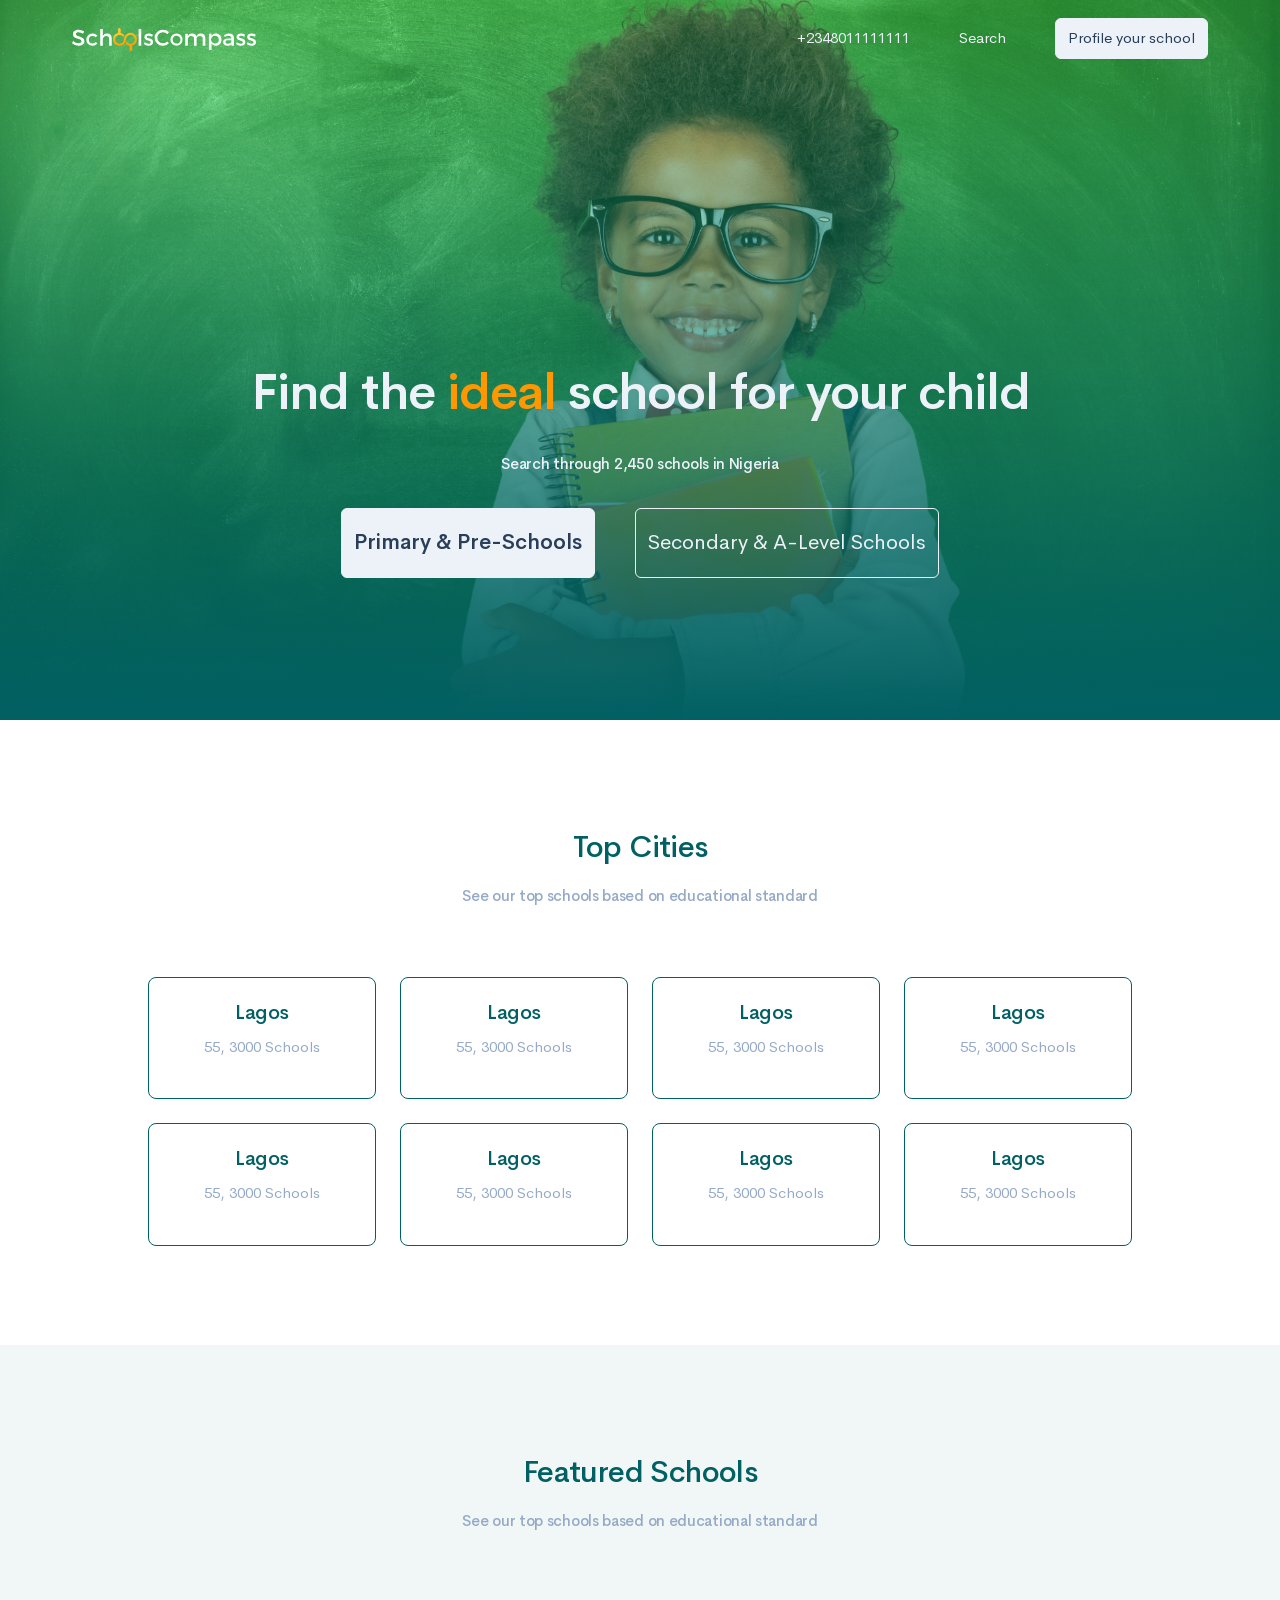
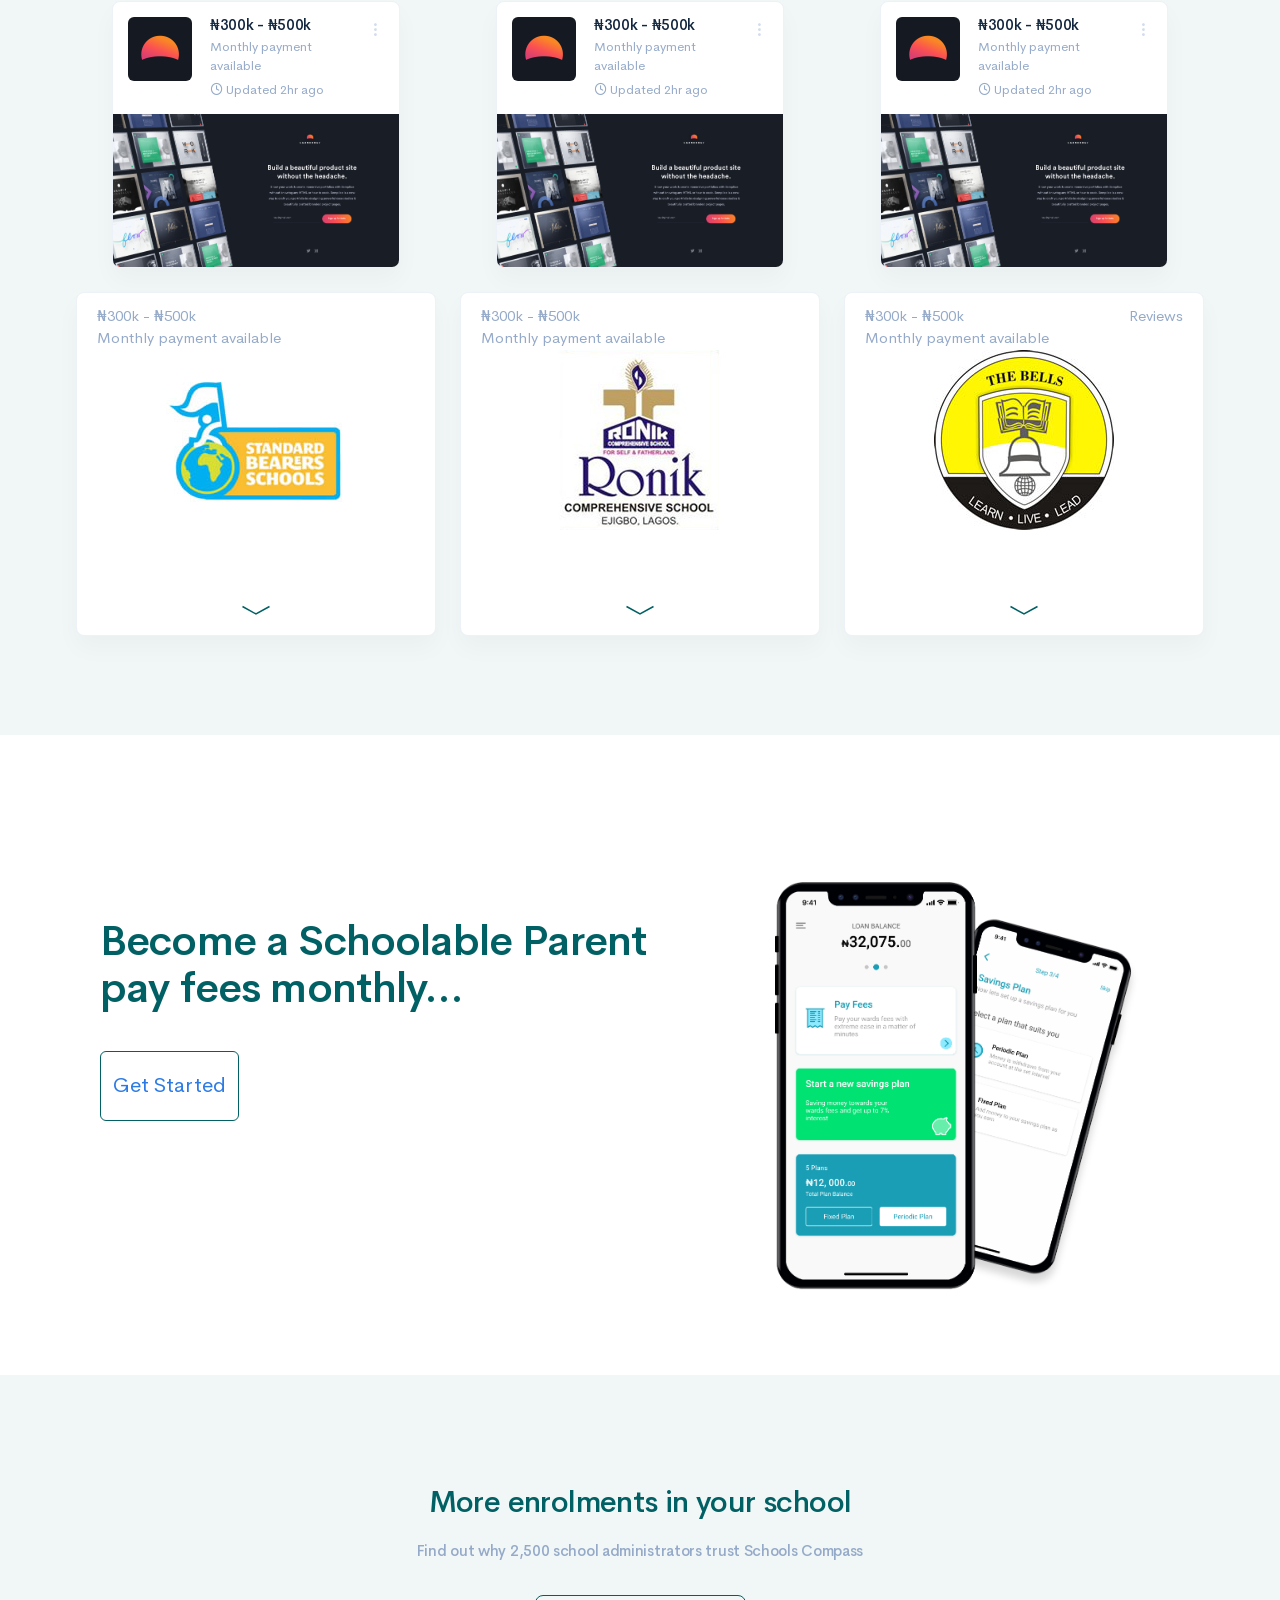
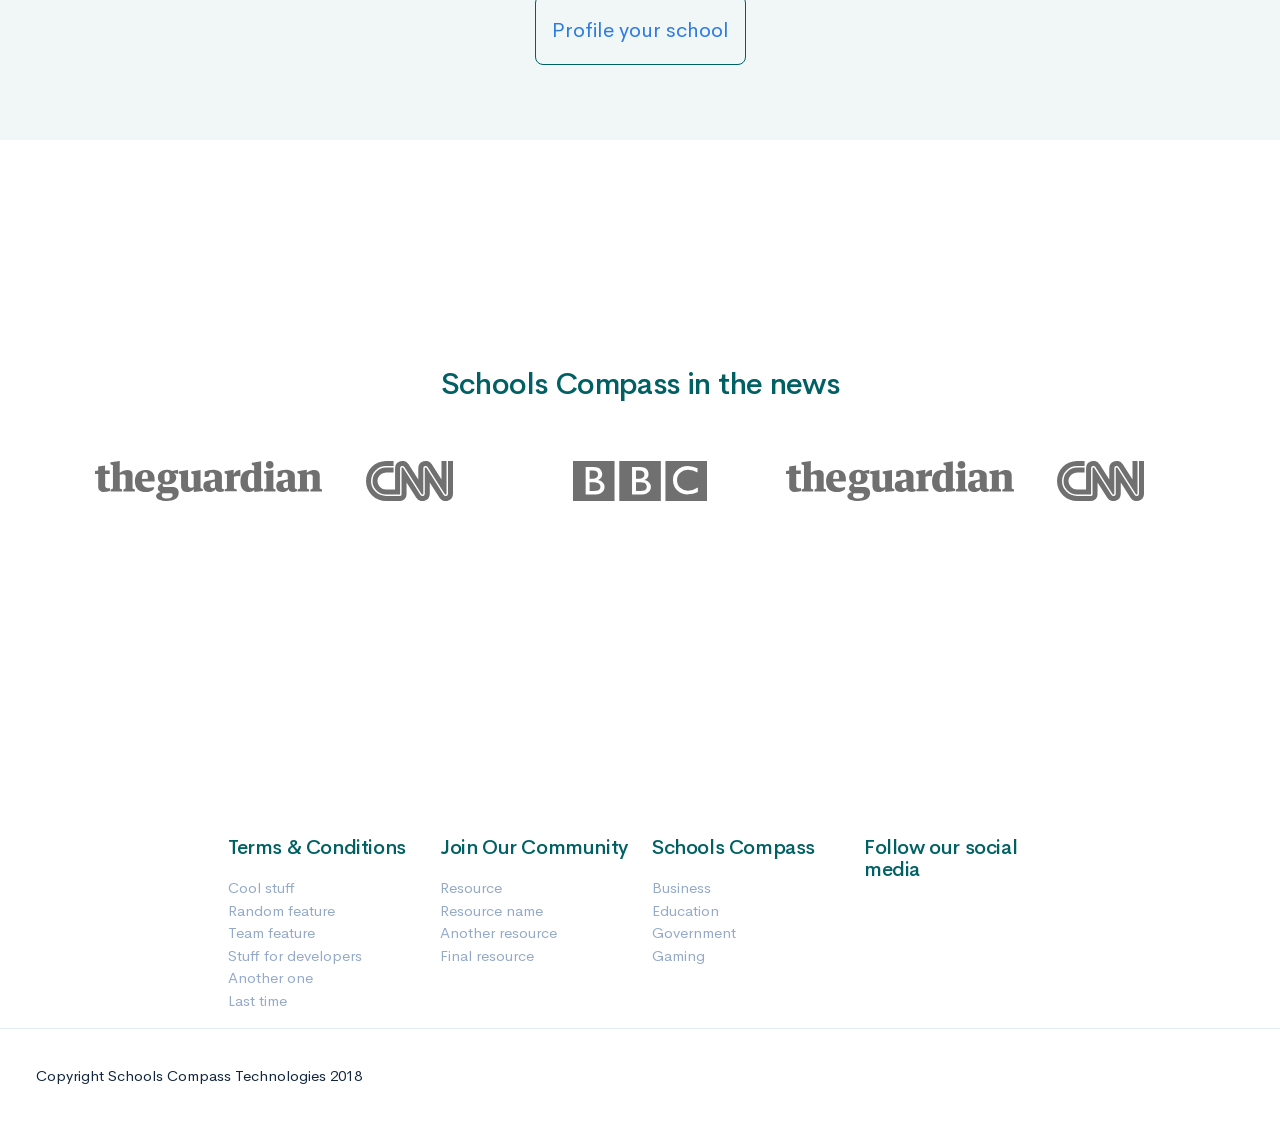
<file: homepage.html>
<!doctype html>
<html lang="en">
  <head>
    <meta charset="utf-8">
    <meta name="viewport" content="width=device-width, initial-scale=1, shrink-to-fit=no">
    <meta name="description" content="A fully featured admin theme which can be used to build CRM, CMS, etc.">

    <!-- Libs CSS -->
    <link rel="stylesheet" href="assets/fonts/feather/feather.min.css">
    <link rel="stylesheet" href="assets/libs/highlight.js/styles/vs2015.css">
    <link rel="stylesheet" href="assets/libs/quill/dist/quill.core.css">
    <link rel="stylesheet" href="assets/libs/select2/dist/css/select2.min.css">
    <link rel="stylesheet" href="assets/libs/flatpickr/dist/flatpickr.min.css">

    <!-- Theme CSS -->
      
    <link rel="stylesheet" href="assets/css/theme.min.css" id="stylesheetLight">

    <link rel="stylesheet" href="assets/css/theme-dark.min.css" id="stylesheetDark">

    <style>body { display: none; }</style>
    

    <title>School Compass</title>
    <style>
        .bg-transperent {
          background: transparent!important;
        }
        .hero-img {
          background: linear-gradient(rgba(0, 255, 102, 0.22), rgb(1, 96, 99)), url(assets/img/covers/cover2.jpg);;
          height: 80vh;
          background-size: cover;
        }
        .color2 {
          color: #ff9700
        }
        .extra-margin {
          padding-top: 300px;
        }
        .hero-big-text {
          font-size: 50px;
        }
        .bg-white {
          background: rgb(255, 251, 251);
        }
        .card-header-title {
          font-size: 20px;
          color: #016064;
        }
        .section-header {
          font-size: 30px;
          color: #016064;
        }
        .card-border {
          border-color: #016064;
        }
        .bg-teal {
          background: #f1f6f6; 
        }
        .sch-details .card-body {
          padding: 1em;
        }
        .big-btn {
          height: 50px;
        }
        .btn-primary {
          border-color: #016064;

        }
        .hero-btn {
          height: 70px;
          font-size: 1.4em;
          /* width: 2em; */
        }
        .py-xs-5 {
          padding-top: 5em!important;
          padding-bottom: 5em!important;
        }
        .btn-primary {
          background: #016064;
        }
        .btn-outline-primary {
          border-color: #016064;
        }
        .overlay:hover {
          background-color: #016064!important;
          color: #f1f6f6!important;
        }
        
        .overlay:hover .card-header-title {
          color: #f1f6f6!important;
        }
        .text-primary {
          color: #016064!important;
        }
        .sch-img {
          width: 25em;
        }
        .navbar-light .navbar-collapse::before {
          border-top-color: transparent;
        }

/* Animated Card */

        /* @import url('https://fonts.googleapis.com/css?family=Alegreya+Sans:900'); */
      .online .card {
        background: white;
        border-radius: 8px;
        /* box-shadow: 0 10px 20px rgba(0,0,0,0.19), 0 6px 6px rgba(0,0,0,0.23); */
        cursor: pointer;
        /* height: 300px; */
        /* margin: 20px; */
        padding: 0 20px;
        position: relative;
        /* -webkit-tap-highlight-color: rgba(0,0,0,0.025); */
        text-align: center;
        transition: height 1000ms;
        /* width: 260px; */
      }
      /* @media (max-width: 767px) {
        .online .card {
          left: calc(50% - 20px);
          transform: translateX(-50%);
        }
      } */
      .online .card.expanded {
        height: 400px;
      }
      .online .label {
        margin-top: 30px;
        transform: translateY(10px);
        transition: transform 1000ms;
      }
      .online .card.expanded .label {
        transform: translateY(0);
      }
      .online .text1 {
        clip-path: polygon(0% 100%, 0 -90%, 50% -5%, 100% -90%, 100% 100%);
        -webkit-clip-path: polygon(0% 100%, 0 -90%, 50% -5%, 100% -90%, 100% 100%);
        transition: clip-path 1000ms;
      }
      .online .card.expanded .text1 {
        clip-path: polygon(0% 100%, 0 -100%, 50% -15%, 100% -100%, 100% 100%);
        -webkit-clip-path: polygon(0% 100%, 0 -100%, 50% -15%, 100% -100%, 100% 100%);
      }
      .online .text2 {
        clip-path: polygon(0% 100%,0% -80%,15% -70%,17.23% -53.59%,23% -40%,27.23% -28.94%,35% -20%,41.09% -13.59%,50% -10%,58.91% -13.23%,65% -20%,72.77% -28.23%,77% -40%,82.77% -54.65%,85% -70%,100% -80%,100% 100%);
        -webkit-clip-path: polygon(0% 100%,0% -80%,15% -70%,17.23% -53.59%,23% -40%,27.23% -28.94%,35% -20%,41.09% -13.59%,50% -10%,58.91% -13.23%,65% -20%,72.77% -28.23%,77% -40%,82.77% -54.65%,85% -70%,100% -80%,100% 100%);
        transition: clip-path 1000ms;
      }
      .online .card.expanded .text2 {
        clip-path: polygon(0% 100%,0% -90%,15% -80%,17.23% -63.59%,23% -50%,27.23% -38.94%,35% -30%,41.09% -23.59%,50% -20%,58.91% -23.23%,65% -30%,72.77% -38.23%,77% -50%,82.77% -64.65%,85% -80%,100% -90%,100% 100%);
        -webkit-clip-path: polygon(0% 100%,0% -90%,15% -80%,17.23% -63.59%,23% -50%,27.23% -38.94%,35% -30%,41.09% -23.59%,50% -20%,58.91% -23.23%,65% -30%,72.77% -38.23%,77% -50%,82.77% -64.65%,85% -80%,100% -90%,100% 100%);
      }
      .online .text-content {
        transform: translateY(-200px);
        transition: transform 1000ms;
      }
      .online .card.expanded .text-content {
        transform: translateY(-15px);
      }
      .online .chevron {
        position: absolute;
        bottom: 20px;
        left: calc(50% - 15px);
        transform-origin: 50%;
        transform: rotate(180deg);
        transition: transform 1000ms;
      }
      .online .card.expanded .chevron {
        transform: rotate(0deg);
      }
      .online .title {
        font-family: 'Alegreya Sans', sans-serif;
        font-weight: 900;
        margin: 20px 0 12px;
      }
      /* .online .body-text {
        padding: 0 20px;
      } */
/* Animated card end */

        @media screen and (max-width: 550px ) {
          .mb-xs-5 {
            margin-bottom: 4em;
          }
          .p-xs-1 {
            padding: 1em !important;
          }
          .m-sm-custom {
            margin: 2em;
          }
          .hero-btn {
            height: 50px;
            font-size: 1em;
          }
          .hero-img{
            background-position: right;
          }
          .p-5 {
              padding: 1.25rem !important;
          }

        }
        .navbar-light .navbar-toggler-icon {
          filter: brightness(5);
        }
    </style>
  </head>
  <body>

    <!-- MODALS
    ================================================== -->
    
    <!-- Modal: Demo -->
    <div class="modal fade fixed-right" id="modalDemo" tabindex="-1" role="dialog" aria-hidden="true">
      <div class="modal-dialog modal-dialog-vertical" role="document">
        <form class="modal-content" id="demoForm">
          <div class="modal-body">
        
            <!-- Close -->
            <a class="close" data-dismiss="modal" aria-label="Close">
              <span aria-hidden="true">&times;</span>
            </a>

            <div class="text-center">
              <img src="assets/img/illustrations/designer-life.svg" alt="..." class="img-fluid mb-3">
            </div>

            <h2 class="text-center mb-2">
              Make Dashkit Your Own
            </h2>

            <p class="text-center mb-4">
              Set preferences that will be cookied for your live preview demonstration.
            </p>

            <hr class="mb-4">

            <h4 class="mb-1">
              Color Scheme
            </h4>

            <p class="small text-muted mb-3">
              Overall light or dark presentation.
            </p>

            <div class="btn-group-toggle d-flex mb-4" data-toggle="buttons">
              <label class="btn btn-white active col">
                <input type="radio" name="colorScheme" id="colorSchemeLight" value="light" checked> <i class="fe fe-sun mr-2"></i> Light Mode
              </label>
              <label class="btn btn-white col ml-2">
                <input type="radio" name="colorScheme" id="colorSchemeDark" value="dark"> <i class="fe fe-moon mr-2"></i> Dark Mode
              </label>
            </div>

            <h4 class="mb-1">
              Navigation Position
            </h4>

            <p class="small text-muted mb-3">
              Select the primary navigation paradigm for your app.
            </p>

            <div class="btn-group-toggle d-flex mb-4" data-toggle="buttons">
              <label class="btn btn-white active col">
                <input type="radio" name="navPosition" id="navPositionSidenav" value="sidenav" checked> Sidenav
              </label>
              <label class="btn btn-white col ml-2">
                <input type="radio" name="navPosition" id="navPositionTopnav" value="topnav"> Topnav
              </label>
              <label class="btn btn-white col ml-2">
                <input type="radio" name="navPosition" id="navPositionCombo" value="combo"> Combo
              </label>
            </div>

            <h4 class="mb-1">
              Sidebar Color
            </h4>

            <p class="small text-muted mb-3">
              Usually dictated by the color scheme, but can be overriden. 
            </p>

            <div class="btn-group-toggle d-flex mb-4" data-toggle="buttons">
              <label class="btn btn-white active col">
                <input type="radio" name="sidebarColor" id="sidebarColorDefault" value="default" checked> Default
              </label>
              <label class="btn btn-white col ml-2">
                <input type="radio" name="sidebarColor" id="sidebarColorVibrant" value="vibrant"> Vibrant
              </label>
            </div>
      
          </div>
          <div class="modal-footer border-0">
        
            <button type="submit" class="btn btn-block btn-primary mt-auto">
              Preview
            </button>

          </div>
        </form>
      </div>
    </div>
    

    <!-- Modal: Members -->
    <div class="modal fade" id="modalMembers" tabindex="-1" role="dialog" aria-hidden="true">
      <div class="modal-dialog modal-dialog-centered" role="document">
        <div class="modal-content">
          <div class="modal-card card" data-toggle="lists" data-lists-values='["name"]'>
            <div class="card-header">
              <div class="row align-items-center">
                <div class="col">

                  <!-- Title -->
                  <h4 class="card-header-title" id="exampleModalCenterTitle">
                    Add a member
                  </h4>
              
                </div>
                <div class="col-auto">

                  <!-- Close -->
                  <button type="button" class="close" data-dismiss="modal" aria-label="Close">
                    <span aria-hidden="true">&times;</span>
                  </button>
              
                </div>
              </div> <!-- / .row -->
            </div>
            <div class="card-header">
          
              <!-- Form -->
              <form>
                <div class="input-group input-group-flush input-group-merge">
                  <input type="search" class="form-control form-control-prepended search" placeholder="Search">
                  <div class="input-group-prepend">
                    <div class="input-group-text">
                      <span class="fe fe-search"></span>
                    </div>
                  </div>
                </div>
              </form>

            </div>
            <div class="card-body">

              <!-- List group -->
              <ul class="list-group list-group-flush list my-n3">
                <li class="list-group-item px-0">
              
                  <div class="row align-items-center">
                    <div class="col-auto">
                  
                      <!-- Avatar -->
                      <a href="profile-posts.html" class="avatar">
                        <img src="assets/img/avatars/profiles/avatar-5.jpg" alt="..." class="avatar-img rounded-circle">
                      </a>

                    </div>
                    <div class="col ml-n2">

                      <!-- Title -->
                      <h4 class="mb-1 name">
                        <a href="profile-posts.html">Miyah Myles</a>
                      </h4>

                      <!-- Time -->
                      <p class="small mb-0">
                        <span class="text-success">●</span> Online
                      </p>
                  
                    </div>
                    <div class="col-auto">
                  
                      <!-- Button -->
                      <a href="#!" class="btn btn-sm btn-white">
                        Add
                      </a>

                    </div>
                  </div> <!-- / .row -->

                </li>
                <li class="list-group-item px-0">
              
                  <div class="row align-items-center">
                    <div class="col-auto">
                  
                      <!-- Avatar -->
                      <a href="profile-posts.html" class="avatar">
                        <img src="assets/img/avatars/profiles/avatar-6.jpg" alt="..." class="avatar-img rounded-circle">
                      </a>

                    </div>
                    <div class="col ml-n2">

                      <!-- Title -->
                      <h4 class="mb-1 name">
                        <a href="profile-posts.html">Ryu Duke</a>
                      </h4>

                      <!-- Time -->
                      <p class="small mb-0">
                        <span class="text-success">●</span> Online
                      </p>
                  
                    </div>
                    <div class="col-auto">
                  
                      <!-- Button -->
                      <a href="#!" class="btn btn-sm btn-white">
                        Add
                      </a>

                    </div>
                  </div> <!-- / .row -->

                </li>
                <li class="list-group-item px-0">
              
                  <div class="row align-items-center">
                    <div class="col-auto">
                  
                      <!-- Avatar -->
                      <a href="profile-posts.html" class="avatar">
                        <img src="assets/img/avatars/profiles/avatar-7.jpg" alt="..." class="avatar-img rounded-circle">
                      </a>

                    </div>
                    <div class="col ml-n2">

                      <!-- Title -->
                      <h4 class="mb-1 name">
                        <a href="profile-posts.html">Glen Rouse</a>
                      </h4>

                      <!-- Time -->
                      <p class="small mb-0">
                        <span class="text-warning">●</span> Busy
                      </p>
                  
                    </div>
                    <div class="col-auto">
                  
                      <!-- Button -->
                      <a href="#!" class="btn btn-sm btn-white">
                        Add
                      </a>

                    </div>
                  </div> <!-- / .row -->

                </li>
                <li class="list-group-item px-0">
              
                  <div class="row align-items-center">
                    <div class="col-auto">
                  
                      <!-- Avatar -->
                      <a href="profile-posts.html" class="avatar">
                        <img src="assets/img/avatars/profiles/avatar-8.jpg" alt="..." class="avatar-img rounded-circle">
                      </a>

                    </div>
                    <div class="col ml-n2">

                      <!-- Title -->
                      <h4 class="mb-1 name">
                        <a href="profile-posts.html">Grace Gross</a>
                      </h4>

                      <!-- Time -->
                      <p class="small mb-0">
                        <span class="text-danger">●</span> Offline
                      </p>
                  
                    </div>
                    <div class="col-auto">
                  
                      <!-- Button -->
                      <a href="#!" class="btn btn-sm btn-white">
                        Add
                      </a>

                    </div>
                  </div> <!-- / .row -->

                </li>
              </ul>

            </div>
          </div>
        </div>
      </div>
    </div>

    <!-- Modal: Search -->
    <div class="modal fade" id="sidebarModalSearch" tabindex="-1" role="dialog" aria-hidden="true">
      <div class="modal-dialog modal-dialog-vertical" role="document">
        <div class="modal-content">
          <div class="modal-body" data-toggle="lists" data-lists-values='["name"]'>
     
            <!-- Form -->
            <form class="mb-4">
              <div class="input-group input-group-merge">
                <input type="search" class="form-control form-control-prepended search" placeholder="Search">
                <div class="input-group-prepend">
                  <div class="input-group-text">
                    <span class="fe fe-search"></span>
                  </div>
                </div>
              </div>
            </form>

            <!-- List group -->
            <div class="my-n3">
              <div class="list-group list-group-flush list">
                <a href="team-overview.html" class="list-group-item px-0">
                  <div class="row align-items-center">
                    <div class="col-auto">
                  
                      <!-- Avatar -->
                      <div class="avatar">
                        <img src="assets/img/avatars/teams/team-logo-1.jpg" alt="..." class="avatar-img rounded">
                      </div>

                    </div>
                    <div class="col ml-n2">

                      <!-- Title -->
                      <h4 class="text-body mb-1 name">
                        Airbnb
                      </h4>

                      <!-- Time -->
                      <p class="small text-muted mb-0">
                        <span class="fe fe-clock"></span> <time datetime="2018-05-24">Updated 2hr ago</time>
                      </p>
                  
                    </div>
                  </div> <!-- / .row -->
                </a>
                <a href="team-overview.html" class="list-group-item px-0">
                  <div class="row align-items-center">
                    <div class="col-auto">
                  
                      <!-- Avatar -->
                      <div class="avatar">
                        <img src="assets/img/avatars/teams/team-logo-2.jpg" alt="..." class="avatar-img rounded">
                      </div>

                    </div>
                    <div class="col ml-n2">

                      <!-- Title -->
                      <h4 class="text-body mb-1 name">
                        Medium Corporation
                      </h4>

                      <!-- Time -->
                      <p class="small text-muted mb-0">
                        <span class="fe fe-clock"></span> <time datetime="2018-05-24">Updated 2hr ago</time>
                      </p>
                  
                    </div>
                  </div> <!-- / .row -->
                </a>
                <a href="project-overview.html" class="list-group-item px-0">

                  <div class="row align-items-center">
                    <div class="col-auto">
                  
                      <!-- Avatar -->
                      <div class="avatar avatar-4by3">
                        <img src="assets/img/avatars/projects/project-1.jpg" alt="..." class="avatar-img rounded">
                      </div>

                    </div>
                    <div class="col ml-n2">

                      <!-- Title -->
                      <h4 class="text-body mb-1 name">
                        Homepage Redesign
                      </h4>

                      <!-- Time -->
                      <p class="small text-muted mb-0">
                        <span class="fe fe-clock"></span> <time datetime="2018-05-24">Updated 4hr ago</time>
                      </p>
                  
                    </div>
                  </div> <!-- / .row -->

                </a>
                <a href="project-overview.html" class="list-group-item px-0">

                  <div class="row align-items-center">
                    <div class="col-auto">
                  
                      <!-- Avatar -->
                      <div class="avatar avatar-4by3">
                        <img src="assets/img/avatars/projects/project-2.jpg" alt="..." class="avatar-img rounded">
                      </div>

                    </div>
                    <div class="col ml-n2">

                      <!-- Title -->
                      <h4 class="text-body mb-1 name">
                        Travels & Time
                      </h4>

                      <!-- Time -->
                      <p class="small text-muted mb-0">
                        <span class="fe fe-clock"></span> <time datetime="2018-05-24">Updated 4hr ago</time>
                      </p>
                  
                    </div>
                  </div> <!-- / .row -->

                </a>
                <a href="project-overview.html" class="list-group-item px-0">

                  <div class="row align-items-center">
                    <div class="col-auto">
                  
                      <!-- Avatar -->
                      <div class="avatar avatar-4by3">
                        <img src="assets/img/avatars/projects/project-3.jpg" alt="..." class="avatar-img rounded">
                      </div>

                    </div>
                    <div class="col ml-n2">

                      <!-- Title -->
                      <h4 class="text-body mb-1 name">
                        Safari Exploration
                      </h4>

                      <!-- Time -->
                      <p class="small text-muted mb-0">
                        <span class="fe fe-clock"></span> <time datetime="2018-05-24">Updated 4hr ago</time>
                      </p>
                  
                    </div>
                  </div> <!-- / .row -->
            
                </a>
                <a href="profile-posts.html" class="list-group-item px-0">
            
                  <div class="row align-items-center">
                    <div class="col-auto">
                  
                      <!-- Avatar -->
                      <div class="avatar">
                        <img src="assets/img/avatars/profiles/avatar-1.jpg" alt="..." class="avatar-img rounded-circle">
                      </div>

                    </div>
                    <div class="col ml-n2">
                  
                      <!-- Title -->
                      <h4 class="text-body mb-1 name">
                        Dianna Smiley
                      </h4>

                      <!-- Status -->
                      <p class="text-body small mb-0">
                        <span class="text-success">●</span> Online
                      </p>

                    </div>
                  </div> <!-- / .row -->

                </a>
                <a href="profile-posts.html" class="list-group-item px-0">

                  <div class="row align-items-center">
                    <div class="col-auto">
                  
                      <!-- Avatar -->
                      <div class="avatar">
                        <img src="assets/img/avatars/profiles/avatar-2.jpg" alt="..." class="avatar-img rounded-circle">
                      </div>

                    </div>
                    <div class="col ml-n2">
                  
                      <!-- Title -->
                      <h4 class="text-body mb-1 name">
                        Ab Hadley
                      </h4>

                      <!-- Status -->
                      <p class="text-body small mb-0">
                        <span class="text-danger">●</span> Offline
                      </p>

                    </div>
                  </div> <!-- / .row -->
            
                </a>
              </div>
            </div>
      
          </div>
        </div>
      </div>
    </div>

    <!-- Modal: Activity -->
    <div class="modal fade" id="sidebarModalActivity" tabindex="-1" role="dialog" aria-hidden="true">
      <div class="modal-dialog modal-dialog-vertical" role="document">
        <div class="modal-content">
          <div class="modal-header">

            <!-- Title -->
            <h4 class="modal-title">
              Notifications
            </h4>

            <!-- Close -->
            <button type="button" class="close" data-dismiss="modal" aria-label="Close">
              <span aria-hidden="true">
                &times;
              </span>
            </button>
        
          </div>
          <div class="modal-body">

            <!-- List group -->
            <div class="list-group list-group-flush my-n3">
              <a class="list-group-item px-0" href="#!">
          
                <div class="row">
                  <div class="col-auto">
                
                    <!-- Avatar -->
                    <div class="avatar avatar-sm">
                      <img src="assets/img/avatars/profiles/avatar-1.jpg" alt="..." class="avatar-img rounded-circle">
                    </div>

                  </div>
                  <div class="col ml-n2">
                
                    <!-- Content -->
                    <div class="small text-muted">
                      <strong class="text-body">Dianna Smiley</strong> shared your post with <strong class="text-body">Ab Hadley</strong>, <strong class="text-body">Adolfo Hess</strong>, and <strong class="text-body">3 others</strong>.
                    </div>

                  </div>
                  <div class="col-auto">

                    <small class="text-muted">
                      2m
                    </small>
                
                  </div>
                </div> <!-- / .row -->

              </a>
              <a class="list-group-item px-0" href="#!">

                <div class="row">
                  <div class="col-auto">
                
                    <!-- Avatar -->
                    <div class="avatar avatar-sm">
                      <img src="assets/img/avatars/profiles/avatar-2.jpg" alt="..." class="avatar-img rounded-circle">
                    </div>

                  </div>
                  <div class="col ml-n2">
                
                    <!-- Content -->
                    <div class="small text-muted">
                      <strong class="text-body">Ab Hadley</strong> reacted to your post with a 😍
                    </div>

                  </div>
                  <div class="col-auto">

                    <small class="text-muted">
                      2m
                    </small>
                
                  </div>
                </div> <!-- / .row -->

              </a>
              <a class="list-group-item px-0" href="#!">

                <div class="row">
                  <div class="col-auto">
                
                    <!-- Avatar -->
                    <div class="avatar avatar-sm">
                      <img src="assets/img/avatars/profiles/avatar-3.jpg" alt="..." class="avatar-img rounded-circle">
                    </div>

                  </div>
                  <div class="col ml-n2">
                
                    <!-- Content -->
                    <div class="small text-muted">
                      <strong class="text-body">Adolfo Hess</strong> commented <blockquote class="text-body">“I don’t think this really makes sense to do without approval from Johnathan since he’s the one...” </blockquote>
                    </div>

                  </div>
                  <div class="col-auto">

                    <small class="text-muted">
                      2m
                    </small>
                
                  </div>
                </div> <!-- / .row -->

              </a>
              <a class="list-group-item px-0" href="#!">

                <div class="row">
                  <div class="col-auto">
                
                    <!-- Avatar -->
                    <div class="avatar avatar-sm">
                      <img src="assets/img/avatars/profiles/avatar-4.jpg" alt="..." class="avatar-img rounded-circle">
                    </div>

                  </div>
                  <div class="col ml-n2">
                
                    <!-- Content -->
                    <div class="small text-muted">
                      <strong class="text-body">Daniela Dewitt</strong> subscribed to you.
                    </div>

                  </div>
                  <div class="col-auto">

                    <small class="text-muted">
                      2m
                    </small>
                
                  </div>
                </div> <!-- / .row -->

              </a>
              <a class="list-group-item px-0" href="#!">

                <div class="row">
                  <div class="col-auto">
                
                    <!-- Avatar -->
                    <div class="avatar avatar-sm">
                      <img src="assets/img/avatars/profiles/avatar-5.jpg" alt="..." class="avatar-img rounded-circle">
                    </div>

                  </div>
                  <div class="col ml-n2">
                
                    <!-- Content -->
                    <div class="small text-muted">
                      <strong class="text-body">Miyah Myles</strong> shared your post with <strong class="text-body">Ryu Duke</strong>, <strong class="text-body">Glen Rouse</strong>, and <strong class="text-body">3 others</strong>.
                    </div>

                  </div>
                  <div class="col-auto">

                    <small class="text-muted">
                      2m
                    </small>
                
                  </div>
                </div> <!-- / .row -->

              </a>
              <a class="list-group-item px-0" href="#!">

                <div class="row">
                  <div class="col-auto">
                
                    <!-- Avatar -->
                    <div class="avatar avatar-sm">
                      <img src="assets/img/avatars/profiles/avatar-6.jpg" alt="..." class="avatar-img rounded-circle">
                    </div>

                  </div>
                  <div class="col ml-n2">
                
                    <!-- Content -->
                    <div class="small text-muted">
                      <strong class="text-body">Ryu Duke</strong> reacted to your post with a 😍
                    </div>

                  </div>
                  <div class="col-auto">

                    <small class="text-muted">
                      2m
                    </small>
                
                  </div>
                </div> <!-- / .row -->

              </a>
              <a class="list-group-item px-0" href="#!">

                <div class="row">
                  <div class="col-auto">
                
                    <!-- Avatar -->
                    <div class="avatar avatar-sm">
                      <img src="assets/img/avatars/profiles/avatar-7.jpg" alt="..." class="avatar-img rounded-circle">
                    </div>

                  </div>
                  <div class="col ml-n2">
                
                    <!-- Content -->
                    <div class="small text-muted">
                      <strong class="text-body">Glen Rouse</strong> commented <blockquote class="text-body">“I don’t think this really makes sense to do without approval from Johnathan since he’s the one...” </blockquote>
                    </div>

                  </div>
                  <div class="col-auto">

                    <small class="text-muted">
                      2m
                    </small>
                
                  </div>
                </div> <!-- / .row -->

              </a>
              <a class="list-group-item px-0" href="#!">

                <div class="row">
                  <div class="col-auto">
                
                    <!-- Avatar -->
                    <div class="avatar avatar-sm">
                      <img src="assets/img/avatars/profiles/avatar-8.jpg" alt="..." class="avatar-img rounded-circle">
                    </div>

                  </div>
                  <div class="col ml-n2">
                
                    <!-- Content -->
                    <div class="small text-muted">
                      <strong class="text-body">Grace Gross</strong> subscribed to you.
                    </div>

                  </div>
                  <div class="col-auto">

                    <small class="text-muted">
                      2m
                    </small>
                
                  </div>
                </div> <!-- / .row -->

              </a>
            </div>

          </div>
        </div>
      </div>
    </div>

    <!-- NAVIGATION
    ================================================== -->
    
    <div class="hero-img">
      
      <div class="navbar navbar-expand-lg navbar-light border-0 px-lg-6 bg-transperent position-sticky" >
          <a class="navbar-brand" href="#"> <img src="./assets/img/sch-comapss-logo2.svg"> </a>
          <button class="navbar-toggler" type="button" data-toggle="collapse" data-target="#navbarSupportedContent" aria-controls="navbarSupportedContent" aria-expanded="false" aria-label="Toggle navigation">
            <span class="navbar-toggler-icon navbar-white"></span>
          </button>
        
          <div class="collapse navbar-collapse text-right ml-auto" id="navbarSupportedContent">
            <!-- <ul class="navbar-nav mr-auto">
              <li class="nav-item active">
                <a class="nav-link" href="#">Home <span class="sr-only">(current)</span></a>
              </li>
              <li class="nav-item">
                <a class="nav-link" href="#">Link</a>
              </li>
              <li class="nav-item dropdown">
                <a class="nav-link dropdown-toggle" href="#" id="navbarDropdown" role="button" data-toggle="dropdown" aria-haspopup="true" aria-expanded="false">
                  Dropdown
                </a>
                <div class="dropdown-menu" aria-labelledby="navbarDropdown">
                  <a class="dropdown-item" href="#">Action</a>
                  <a class="dropdown-item" href="#">Another action</a>
                  <div class="dropdown-divider"></div>
                  <a class="dropdown-item" href="#">Something else here</a>
                </div>
              </li>
              <li class="nav-item">
                <a class="nav-link disabled" href="#">Disabled</a>
              </li>
            </ul> -->
            <form class="form-inline my-2 ml-lg-0">
              <!-- <input class="form-control mr-sm-2" type="search" placeholder="Search" aria-label="Search"> -->
              <span class="text-light"> +2348011111111</span>
              <button class="btn link my-2 text-light my-sm-0 mx-md-5" type="submit">Search</button>
              <button class="btn btn-light my-2 my-sm-0" type="submit">Profile your school</button>
            </form>
          </div>
      </div>
      <div >
          <div class="text-center mt-lg-5">
            <div class="mt-lg-8 ">
              <h1 class="font-weight-bold hero-big-text text-light pt-6">
                  Find the <span class="color2"> ideal</span>  school for your child
              </h1>
              <h4 class="text-light mt-5">
                  Search through 2,450 schools in Nigeria
              </h4>
              <div class="btn-sets mt-5">
  
                  <button class="btn my-2 my-sm-0 font-weight-bolder hero-btn btn-light" type="submit">Primary & Pre-Schools</button>
                  <button type="button" class="btn btn-outline-light hero-btn ml-md-5 ml-sm-2 m-sm-custom text-truncate ">Secondary & A-Level Schools</button>
              </div>
            </div>
            <!-- <div class="col-6 text-right text-custom">
                <div class="hero-img">
                    <img src="../../statics/images/hero-img.svg" alt="">
                </div>
            </div> -->
        </div>

      </div>
    </div>
    

    <!-- MAIN CONTENT
    ================================================== -->
    <section class="bg-white text-center py-lg-8 py-xs-5 py-5">
      <h1 class="section-header mt-5">
        Top Cities
      </h1>
      <h4 class="text-muted mt-4">
        See our top schools based on educational standard
      </h4>
      <div class="px-lg-2 mt-6 container">
        <div class="px-lg-6 row justify-content-lg-between justify-content-sm-around">
          <div class="col-md-3 col-xs-12 col-sm-12 hover-card">
            <div class="card bg-transperent rounded-lg p-4 shadow-none card-border overlay">
              <h4 class="card-header-title">
                Lagos
              </h4>
              <p class="text-muted mt-3">
                55, 3000 Schools
              </p>
            </div>
          </div>
          <div class="col-md-3 col-xs-12 col-sm-12">
            <div class="card bg-transperent rounded-lg p-4 shadow-none card-border overlay">
              <h4 class="card-header-title">
                Lagos
              </h4>
              <p class="text-muted mt-3">
                55, 3000 Schools
              </p>
            </div>
          </div>
          <div class="col-md-3 col-xs-12 col-sm-12">
            <div class="card bg-transperent rounded-lg p-4 shadow-none card-border overlay">
              <h4 class="card-header-title">
                Lagos
              </h4>
              <p class="text-muted mt-3">
                55, 3000 Schools
              </p>
            </div>
          </div>
          <div class="col-md-3 col-xs-12 col-sm-12">
            <div class="card bg-transperent rounded-lg p-4 shadow-none card-border overlay">
              <h4 class="card-header-title">
                Lagos
              </h4>
              <p class="text-muted mt-3">
                55, 3000 Schools
              </p>
            </div>
          </div>
          <div class="col-md-3 col-xs-12 col-sm-12">
            <div class="card bg-transperent rounded-lg p-4 shadow-none card-border overlay">
              <h4 class="card-header-title">
                Lagos
              </h4>
              <p class="text-muted mt-3">
                55, 3000 Schools
              </p>
            </div>
          </div>
          <div class="col-md-3 col-xs-12 col-sm-12">
            <div class="card bg-transperent rounded-lg p-4 shadow-none card-border overlay">
              <h4 class="card-header-title">
                Lagos
              </h4>
              <p class="text-muted mt-3">
                55, 3000 Schools
              </p>
            </div>
          </div>
          <div class="col-md-3 col-xs-12 col-sm-12">
            <div class="card bg-transperent rounded-lg p-4 shadow-none card-border overlay">
              <h4 class="card-header-title">
                Lagos
              </h4>
              <p class="text-muted mt-3">
                55, 3000 Schools
              </p>
            </div>
          </div>
          <div class="col-md-3 col-xs-12 col-sm-12">
            <div class="card bg-transperent rounded-lg p-4 shadow-none card-border overlay">
              <h4 class="card-header-title">
                Lagos
              </h4>
              <p class="text-muted mt-3">
                55, 3000 Schools
              </p>
            </div>
          </div>
        </div>
      </div>

    </section>
    <section class="text-center py-lg-8 py-xs-5 bg-teal py-5">
        <h1 class="section-header mt-5">
          Featured Schools
        </h1>
        <h4 class="text-muted mt-4">
          See our top schools based on educational standard
        </h4>
        <div class="px-lg-2 container mt-6 ">
          <div class="row justify-content-around p-xs-1">
            <div class="card col-md-3 col-xs-12 col-sm-12 sch-details p-0">
              <div class="card-body">
                <div class="row">
                  <div class="col-auto">
                    
                    <a href="#" class="avatar avatar-lg">
                      <img src="assets/img/avatars/teams/team-logo-1.jpg" alt="..." class="avatar-img rounded">
                    </a>
            
                  </div>
                  <div class="col ml-n2 text-left">
            
                    <h4 class="card-title mb-1 name">
                      <a href="#"> ₦300k - ₦500k</a>
                    </h4>
            
                    <p class="card-text small text-muted mb-1">
                      Monthly payment available
                    </p>
            
                    <p class="card-text small text-muted">
                      <i class="fe fe-clock"></i> Updated 2hr ago
                    </p>
                    
                  </div>
                  <div class="col-auto">
                    
                    <div class="dropdown">
                      <a href="#!" class="dropdown-ellipses dropdown-toggle" role="button" data-toggle="dropdown" aria-haspopup="true" aria-expanded="false">
                        <i class="fe fe-more-vertical"></i>
                      </a>
                      <div class="dropdown-menu dropdown-menu-right">
                        <a href="#!" class="dropdown-item">
                          Pictures
                        </a>
                        <a href="#!" class="dropdown-item">
                          Details
                        </a>
                        <a href="#!" class="dropdown-item">
                          More Details
                        </a>
                      </div>
                    </div>
                  </div>
                </div>
              </div>
            <img class="card-img-bottom" src="assets/img/posts/post-1.jpg" alt="Card image cap">
            </div>
            <div class="card col-md-3 col-xs-12 col-sm-12 sch-details p-0">
              <div class="card-body">
                <div class="row">
                  <div class="col-auto">
                    
                    <a href="#" class="avatar avatar-lg">
                      <img src="assets/img/avatars/teams/team-logo-1.jpg" alt="..." class="avatar-img rounded">
                    </a>
            
                  </div>
                  <div class="col ml-n2 text-left">
            
                    <h4 class="card-title mb-1 name">
                      <a href="#"> ₦300k - ₦500k</a>
                    </h4>
            
                    <p class="card-text small text-muted mb-1">
                      Monthly payment available
                    </p>
            
                    <p class="card-text small text-muted">
                      <i class="fe fe-clock"></i> Updated 2hr ago
                    </p>
                    
                  </div>
                  <div class="col-auto">
                    
                    <div class="dropdown">
                      <a href="#!" class="dropdown-ellipses dropdown-toggle" role="button" data-toggle="dropdown" aria-haspopup="true" aria-expanded="false">
                        <i class="fe fe-more-vertical"></i>
                      </a>
                      <div class="dropdown-menu dropdown-menu-right">
                        <a href="#!" class="dropdown-item">
                          Pictures
                        </a>
                        <a href="#!" class="dropdown-item">
                          Details
                        </a>
                        <a href="#!" class="dropdown-item">
                          More Details
                        </a>
                      </div>
                    </div>
                  </div>
                </div>
              </div>
            <img class="card-img-bottom" src="assets/img/posts/post-1.jpg" alt="Card image cap">
            </div>
            <div class="card col-md-3 col-xs-12 col-sm-12 sch-details p-0">
              <div class="card-body">
                <div class="row">
                  <div class="col-auto">
                    
                    <a href="#" class="avatar avatar-lg">
                      <img src="assets/img/avatars/teams/team-logo-1.jpg" alt="..." class="avatar-img rounded">
                    </a>
            
                  </div>
                  <div class="col ml-n2 text-left">
            
                    <h4 class="card-title mb-1 name">
                      <a href="#"> ₦300k - ₦500k</a>
                    </h4>
            
                    <p class="card-text small text-muted mb-1">
                      Monthly payment available
                    </p>
            
                    <p class="card-text small text-muted">
                      <i class="fe fe-clock"></i> Updated 2hr ago
                    </p>
                    
                  </div>
                  <div class="col-auto">
                    
                    <div class="dropdown">
                      <a href="#!" class="dropdown-ellipses dropdown-toggle" role="button" data-toggle="dropdown" aria-haspopup="true" aria-expanded="false">
                        <i class="fe fe-more-vertical"></i>
                      </a>
                      <div class="dropdown-menu dropdown-menu-right">
                        <a href="#!" class="dropdown-item">
                          Pictures
                        </a>
                        <a href="#!" class="dropdown-item">
                          Details
                        </a>
                        <a href="#!" class="dropdown-item">
                          More Details
                        </a>
                      </div>
                    </div>
                  </div>
                </div>
              </div>
            <img class="card-img-bottom" src="assets/img/posts/post-1.jpg" alt="Card image cap">
            </div>
          </div>
          <div class="online row justify-content-around">
            <div class="col-md-4 col-xs-12 col-sm-12">
              <div class="card" onclick="this.classList.toggle('expanded')">
                  <div class="text-muted text-left mt-3">
                    <div class="">
                        ₦300k - ₦500k
                    </div>
                    <div class="c">
                      Monthly payment available
                    </div>
                  </div>
                <div class="bg-white">
                  <img src="./assets/img/sch-2.jpg"/>
                </div>
                  <div class="text1">
                    <div class="text-content text-muted">
                      <h1 class="title">Brief Info</h1>
                      <div class="body-text">are delivered with the same high quality as decades ago</div>
                    </div>
                  </div>
                  <svg class="chevron" xmlns="http://www.w3.org/2000/svg" viewBox="0 0 100 35" width="30"><path d="M5 30L50 5l45 25" fill="none" stroke="#016064" stroke-width="5"/></svg>
              </div>
            </div> 
            <div class="col-md-4 col-xs-12 col-sm-12">
              <div class="card" onclick="this.classList.toggle('expanded')">
                  <div class="text-muted text-left mt-3">
                    <div class="">
                        ₦300k - ₦500k
                    </div>
                    <div class="c">
                      Monthly payment available
                    </div>
                  </div>
                <div class="bg-white">
                  <img src="./assets/img/sch-1.jpg"/>
                </div>
                  <div class="text1">
                    <div class="text-content text-muted">
                      <h1 class="title">Brief Info</h1>
                      <div class="body-text">are delivered with the same high quality as decades ago</div>
                    </div>
                  </div>
                  <svg class="chevron" xmlns="http://www.w3.org/2000/svg" viewBox="0 0 100 35" width="30"><path d="M5 30L50 5l45 25" fill="none" stroke="#016064" stroke-width="5"/></svg>
              </div>
            </div>
            <div class="col-md-4 col-xs-12 col-sm-12">
              <div class="card" onclick="this.classList.toggle('expanded')">
                  <div class="text-muted text-left mt-3">
                    <div class="row justify-content-between">
                      <div class="col-8 text-left">
                        ₦300k - ₦500k
                      </div>
                      <div class="col-4 text-right">
                        Reviews
                      </div>
                    </div>
                    <div class="c">
                      Monthly payment available
                    </div>
                  </div>
                <div class="bg-white">
                  <img src="./assets/img/sch-3.jpg"/>
                </div>
                  <div class="text1">
                    <div class="text-content text-muted">
                      <h1 class="title">Brief Info</h1>
                      <div class="body-text">are delivered with the same high quality as decades ago</div>
                    </div>
                  </div>
                  <svg class="chevron" xmlns="http://www.w3.org/2000/svg" viewBox="0 0 100 35" width="30"><path d="M5 30L50 5l45 25" fill="none" stroke="#016064" stroke-width="5"/></svg>
              </div>
            </div>
                
          </div>
            
        </div>
  
    </section>
    <section class="bg-white text-center py-lg-8 py-xs-5 py-5">
      <div class="px-lg-2 container mt-6">
        <div class="px-lg-4 row justify-content-between">
          <div class="col-md-7 col-sm-12 col-xs-12 mb-xs-5">
            <h1 class="display-3 text-left mt-5 text-primary">
              Become a Schoolable Parent 
              pay fees monthly...
            </h1>
            <br>
            <div class="text-left">
              <button type="button" class="btn btn-outline-primary hero-btn text-truncate">Get Started</button>
            </div>
          </div>
          <div class="col-md-5 col-sm-12 col-xs-12">
            <img src="./assets/img/iphone-schoolable.png" class="sch-img"/>
          </div>
        </div>
      </div>

    </section>
    <section class="text-center py-lg-8 py-xs-5 bg-teal py-5">
        <h1 class="section-header mt-5">
          More enrolments in your school 
        </h1>
        <h4 class="text-muted mt-4">
          Find out why 2,500 school administrators trust Schools Compass 
        </h4>
        <div class="text-center mt-5">
            <button type="button" class="btn btn-outline-primary hero-btn btn-lg text-truncate">Profile your school</button>
        </div>
    </section>
    <section class="bg-white text-center py-lg-8 py-5">
      <div class="px-lg-2 container mt-3">
          <div class="">
              <h1 class="section-header">
                Schools Compass in the news
              </h1>
        </div>
        <div class="row justify-content-around my-5 py-md-4">
            <div class="col-md-5 mb-sm-4 mb-xs-5 col-lg-2 ">
                <img src="./assets/img/the-guardian.svg" alt="">
            </div>
            <div class="col-md-5 mb-sm-4 mb-xs-5 col-lg-2 ">
                <img src="./assets/img/cnn-logo.svg" alt="">
            </div>
            <div class="col-md-5 mb-sm-4 mb-xs-5 col-lg-2 ">
                <img src="./assets/img/bbc.svg" alt="">
            </div>
            <div class="col-md-5 mb-sm-4 mb-xs-5 col-lg-2 ">
                <img src="./assets/img/the-guardian.svg" alt="">
            </div>
            <div class="col-md-5 mb-sm-4 mb-xs-5 col-lg-2 ">
                <img src="./assets/img/cnn-logo.svg" alt="">
            </div>
        </div>
      </div>

    </section>

      <!-- HEADER -->
     
     <!-- / .main-content -->

    <footer class="pt-5 bg-white" style="padding-top: 125px">
        <div class="px-md-8 row m-auto">
            <div class="col-6 col-md">
            <h2 class="text-primary">Terms & Conditions</h2>
            <ul class="list-unstyled">
                <li><a class="text-muted" href="#">Cool stuff</a></li>
                <li><a class="text-muted" href="#">Random feature</a></li>
                <li><a class="text-muted" href="#">Team feature</a></li>
                <li><a class="text-muted" href="#">Stuff for developers</a></li>
                <li><a class="text-muted" href="#">Another one</a></li>
                <li><a class="text-muted" href="#">Last time</a></li>
            </ul>
            </div>
            <div class="col-6 col-md">
            <h2 class="text-primary">Join Our Community</h2>
            <ul class="list-unstyled">
                <li><a class="text-muted" href="#">Resource</a></li>
                <li><a class="text-muted" href="#">Resource name</a></li>
                <li><a class="text-muted" href="#">Another resource</a></li>
                <li><a class="text-muted" href="#">Final resource</a></li>
            </ul>
            </div>
            <div class="col-6 col-md">
            <h2 class="text-primary">Schools Compass</h2>
            <ul class="list-unstyled">
                <li><a class="text-muted" href="#">Business</a></li>
                <li><a class="text-muted" href="#">Education</a></li>
                <li><a class="text-muted" href="#">Government</a></li>
                <li><a class="text-muted" href="#">Gaming</a></li>
            </ul>
            </div>
            <div class="col-6 col-md">
            <h2 class="text-primary">Follow our social media</h2>
            <!-- <ul class="list-unstyled">
                <li><a class="text-muted" href="#">Team</a></li>
                <li><a class="text-muted" href="#">Locations</a></li>
                <li><a class="text-muted" href="#">Privacy</a></li>
                <li><a class="text-muted" href="#">Terms</a></li>
            </ul> -->
            </div>
        </div>
    </footer>
    <div class="text-left p-5 border-top bg-white"> Copyright Schools Compass Technologies 2018</div>

    <!-- JAVASCRIPT
    ================================================== -->
    <!-- Libs JS -->
    <script src="assets/libs/jquery/dist/jquery.min.js"></script>
    <script src="assets/libs/bootstrap/dist/js/bootstrap.bundle.min.js"></script>
    <script src="assets/libs/chart.js/dist/Chart.min.js"></script>
    <script src="assets/libs/highlightjs/highlight.pack.min.js"></script>
    <script src="assets/libs/flatpickr/dist/flatpickr.min.js"></script>
    <script src="assets/libs/jquery-mask-plugin/dist/jquery.mask.min.js"></script>
    <script src="assets/libs/list.js/dist/list.min.js"></script>
    <script src="assets/libs/quill/dist/quill.min.js"></script>
    <script src="assets/libs/dropzone/dist/min/dropzone.min.js"></script>
    <script src="assets/libs/select2/dist/js/select2.min.js"></script>
    <script src="assets/libs/chart.js/Chart.extension.min.js"></script>

    <!-- Theme JS -->
    <script src="assets/js/theme.min.js"></script>

  </body>
</html>
</file>
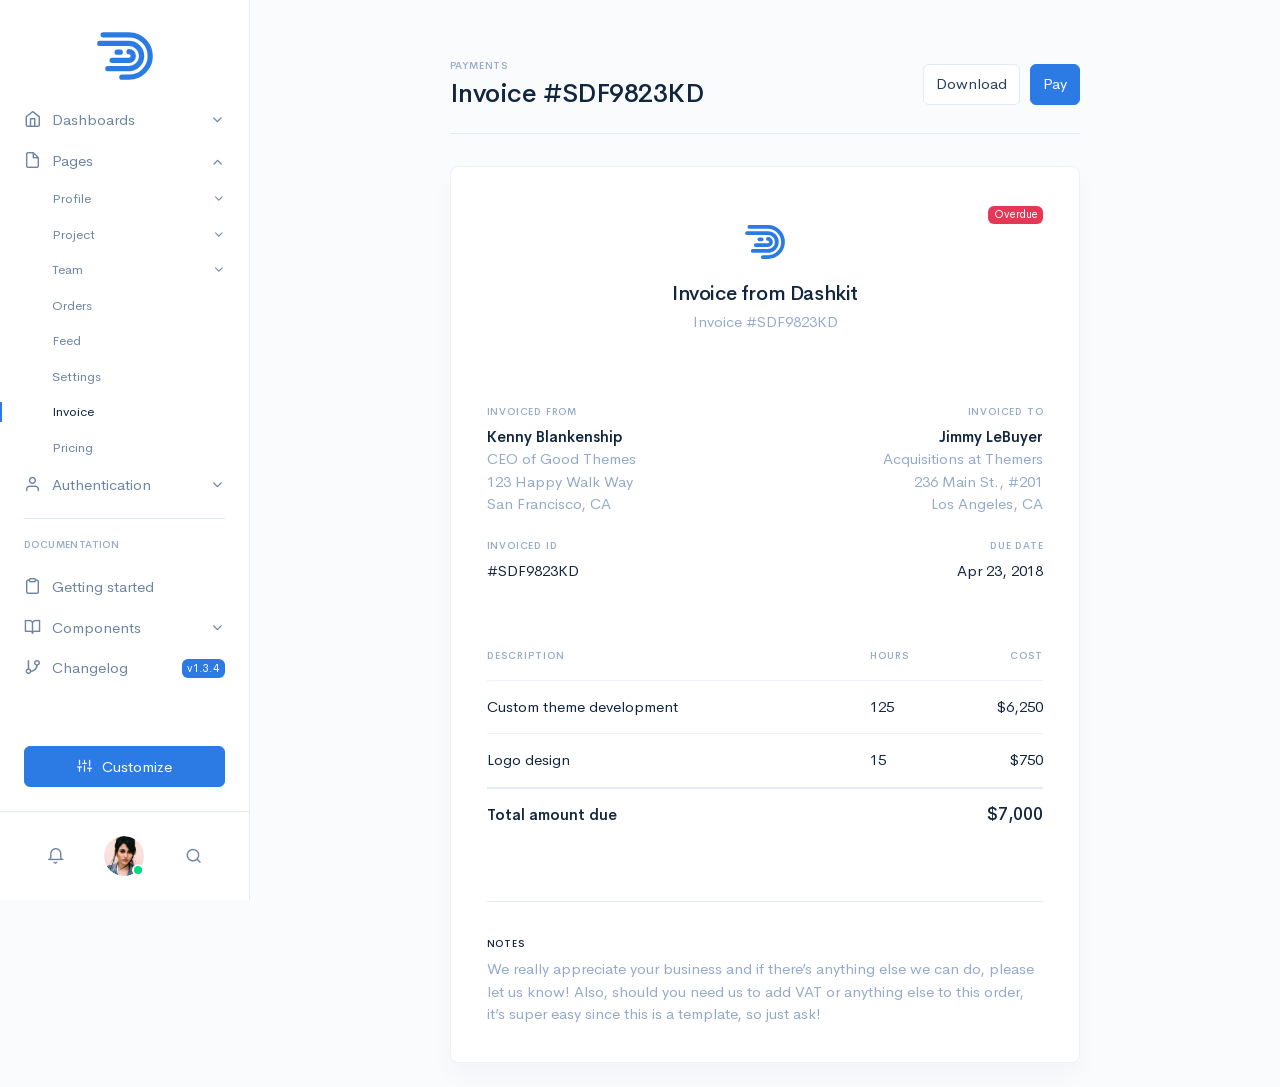
<file: invoice.html>
<!doctype html>
<html lang="en">
  <head>
    <meta charset="utf-8">
    <meta name="viewport" content="width=device-width, initial-scale=1, shrink-to-fit=no">
    <meta name="description" content="A fully featured admin theme which can be used to build CRM, CMS, etc.">

    <!-- Libs CSS -->
    <link rel="stylesheet" href="assets/fonts/feather/feather.min.css">
    <link rel="stylesheet" href="assets/libs/highlight.js/styles/vs2015.css">
    <link rel="stylesheet" href="assets/libs/quill/dist/quill.core.css">
    <link rel="stylesheet" href="assets/libs/select2/dist/css/select2.min.css">
    <link rel="stylesheet" href="assets/libs/flatpickr/dist/flatpickr.min.css">

    <!-- Theme CSS -->
      
    <link rel="stylesheet" href="assets/css/theme.min.css" id="stylesheetLight">

    <link rel="stylesheet" href="assets/css/theme-dark.min.css" id="stylesheetDark">

    <style>body { display: none; }</style>
    

    <title>Dashkit</title>
  </head>
  <body>

    <!-- MODALS
    ================================================== -->
    
    <!-- Modal: Demo -->
    <div class="modal fade fixed-right" id="modalDemo" tabindex="-1" role="dialog" aria-hidden="true">
      <div class="modal-dialog modal-dialog-vertical" role="document">
        <form class="modal-content" id="demoForm">
          <div class="modal-body">
        
            <!-- Close -->
            <a class="close" data-dismiss="modal" aria-label="Close">
              <span aria-hidden="true">&times;</span>
            </a>

            <div class="text-center">
              <img src="assets/img/illustrations/designer-life.svg" alt="..." class="img-fluid mb-3">
            </div>

            <h2 class="text-center mb-2">
              Make Dashkit Your Own
            </h2>

            <p class="text-center mb-4">
              Set preferences that will be cookied for your live preview demonstration.
            </p>

            <hr class="mb-4">

            <h4 class="mb-1">
              Color Scheme
            </h4>

            <p class="small text-muted mb-3">
              Overall light or dark presentation.
            </p>

            <div class="btn-group-toggle d-flex mb-4" data-toggle="buttons">
              <label class="btn btn-white active col">
                <input type="radio" name="colorScheme" id="colorSchemeLight" value="light" checked> <i class="fe fe-sun mr-2"></i> Light Mode
              </label>
              <label class="btn btn-white col ml-2">
                <input type="radio" name="colorScheme" id="colorSchemeDark" value="dark"> <i class="fe fe-moon mr-2"></i> Dark Mode
              </label>
            </div>

            <h4 class="mb-1">
              Navigation Position
            </h4>

            <p class="small text-muted mb-3">
              Select the primary navigation paradigm for your app.
            </p>

            <div class="btn-group-toggle d-flex mb-4" data-toggle="buttons">
              <label class="btn btn-white active col">
                <input type="radio" name="navPosition" id="navPositionSidenav" value="sidenav" checked> Sidenav
              </label>
              <label class="btn btn-white col ml-2">
                <input type="radio" name="navPosition" id="navPositionTopnav" value="topnav"> Topnav
              </label>
              <label class="btn btn-white col ml-2">
                <input type="radio" name="navPosition" id="navPositionCombo" value="combo"> Combo
              </label>
            </div>

            <h4 class="mb-1">
              Sidebar Color
            </h4>

            <p class="small text-muted mb-3">
              Usually dictated by the color scheme, but can be overriden. 
            </p>

            <div class="btn-group-toggle d-flex mb-4" data-toggle="buttons">
              <label class="btn btn-white active col">
                <input type="radio" name="sidebarColor" id="sidebarColorDefault" value="default" checked> Default
              </label>
              <label class="btn btn-white col ml-2">
                <input type="radio" name="sidebarColor" id="sidebarColorVibrant" value="vibrant"> Vibrant
              </label>
            </div>
      
          </div>
          <div class="modal-footer border-0">
        
            <button type="submit" class="btn btn-block btn-primary mt-auto">
              Preview
            </button>

          </div>
        </form>
      </div>
    </div>
    

    <!-- Modal: Members -->
    <div class="modal fade" id="modalMembers" tabindex="-1" role="dialog" aria-hidden="true">
      <div class="modal-dialog modal-dialog-centered" role="document">
        <div class="modal-content">
          <div class="modal-card card" data-toggle="lists" data-lists-values='["name"]'>
            <div class="card-header">
              <div class="row align-items-center">
                <div class="col">

                  <!-- Title -->
                  <h4 class="card-header-title" id="exampleModalCenterTitle">
                    Add a member
                  </h4>
              
                </div>
                <div class="col-auto">

                  <!-- Close -->
                  <button type="button" class="close" data-dismiss="modal" aria-label="Close">
                    <span aria-hidden="true">&times;</span>
                  </button>
              
                </div>
              </div> <!-- / .row -->
            </div>
            <div class="card-header">
          
              <!-- Form -->
              <form>
                <div class="input-group input-group-flush input-group-merge">
                  <input type="search" class="form-control form-control-prepended search" placeholder="Search">
                  <div class="input-group-prepend">
                    <div class="input-group-text">
                      <span class="fe fe-search"></span>
                    </div>
                  </div>
                </div>
              </form>

            </div>
            <div class="card-body">

              <!-- List group -->
              <ul class="list-group list-group-flush list my-n3">
                <li class="list-group-item px-0">
              
                  <div class="row align-items-center">
                    <div class="col-auto">
                  
                      <!-- Avatar -->
                      <a href="profile-posts.html" class="avatar">
                        <img src="assets/img/avatars/profiles/avatar-5.jpg" alt="..." class="avatar-img rounded-circle">
                      </a>

                    </div>
                    <div class="col ml-n2">

                      <!-- Title -->
                      <h4 class="mb-1 name">
                        <a href="profile-posts.html">Miyah Myles</a>
                      </h4>

                      <!-- Time -->
                      <p class="small mb-0">
                        <span class="text-success">●</span> Online
                      </p>
                  
                    </div>
                    <div class="col-auto">
                  
                      <!-- Button -->
                      <a href="#!" class="btn btn-sm btn-white">
                        Add
                      </a>

                    </div>
                  </div> <!-- / .row -->

                </li>
                <li class="list-group-item px-0">
              
                  <div class="row align-items-center">
                    <div class="col-auto">
                  
                      <!-- Avatar -->
                      <a href="profile-posts.html" class="avatar">
                        <img src="assets/img/avatars/profiles/avatar-6.jpg" alt="..." class="avatar-img rounded-circle">
                      </a>

                    </div>
                    <div class="col ml-n2">

                      <!-- Title -->
                      <h4 class="mb-1 name">
                        <a href="profile-posts.html">Ryu Duke</a>
                      </h4>

                      <!-- Time -->
                      <p class="small mb-0">
                        <span class="text-success">●</span> Online
                      </p>
                  
                    </div>
                    <div class="col-auto">
                  
                      <!-- Button -->
                      <a href="#!" class="btn btn-sm btn-white">
                        Add
                      </a>

                    </div>
                  </div> <!-- / .row -->

                </li>
                <li class="list-group-item px-0">
              
                  <div class="row align-items-center">
                    <div class="col-auto">
                  
                      <!-- Avatar -->
                      <a href="profile-posts.html" class="avatar">
                        <img src="assets/img/avatars/profiles/avatar-7.jpg" alt="..." class="avatar-img rounded-circle">
                      </a>

                    </div>
                    <div class="col ml-n2">

                      <!-- Title -->
                      <h4 class="mb-1 name">
                        <a href="profile-posts.html">Glen Rouse</a>
                      </h4>

                      <!-- Time -->
                      <p class="small mb-0">
                        <span class="text-warning">●</span> Busy
                      </p>
                  
                    </div>
                    <div class="col-auto">
                  
                      <!-- Button -->
                      <a href="#!" class="btn btn-sm btn-white">
                        Add
                      </a>

                    </div>
                  </div> <!-- / .row -->

                </li>
                <li class="list-group-item px-0">
              
                  <div class="row align-items-center">
                    <div class="col-auto">
                  
                      <!-- Avatar -->
                      <a href="profile-posts.html" class="avatar">
                        <img src="assets/img/avatars/profiles/avatar-8.jpg" alt="..." class="avatar-img rounded-circle">
                      </a>

                    </div>
                    <div class="col ml-n2">

                      <!-- Title -->
                      <h4 class="mb-1 name">
                        <a href="profile-posts.html">Grace Gross</a>
                      </h4>

                      <!-- Time -->
                      <p class="small mb-0">
                        <span class="text-danger">●</span> Offline
                      </p>
                  
                    </div>
                    <div class="col-auto">
                  
                      <!-- Button -->
                      <a href="#!" class="btn btn-sm btn-white">
                        Add
                      </a>

                    </div>
                  </div> <!-- / .row -->

                </li>
              </ul>

            </div>
          </div>
        </div>
      </div>
    </div>

    <!-- Modal: Search -->
    <div class="modal fade" id="sidebarModalSearch" tabindex="-1" role="dialog" aria-hidden="true">
      <div class="modal-dialog modal-dialog-vertical" role="document">
        <div class="modal-content">
          <div class="modal-body" data-toggle="lists" data-lists-values='["name"]'>
     
            <!-- Form -->
            <form class="mb-4">
              <div class="input-group input-group-merge">
                <input type="search" class="form-control form-control-prepended search" placeholder="Search">
                <div class="input-group-prepend">
                  <div class="input-group-text">
                    <span class="fe fe-search"></span>
                  </div>
                </div>
              </div>
            </form>

            <!-- List group -->
            <div class="my-n3">
              <div class="list-group list-group-flush list">
                <a href="team-overview.html" class="list-group-item px-0">
                  <div class="row align-items-center">
                    <div class="col-auto">
                  
                      <!-- Avatar -->
                      <div class="avatar">
                        <img src="assets/img/avatars/teams/team-logo-1.jpg" alt="..." class="avatar-img rounded">
                      </div>

                    </div>
                    <div class="col ml-n2">

                      <!-- Title -->
                      <h4 class="text-body mb-1 name">
                        Airbnb
                      </h4>

                      <!-- Time -->
                      <p class="small text-muted mb-0">
                        <span class="fe fe-clock"></span> <time datetime="2018-05-24">Updated 2hr ago</time>
                      </p>
                  
                    </div>
                  </div> <!-- / .row -->
                </a>
                <a href="team-overview.html" class="list-group-item px-0">
                  <div class="row align-items-center">
                    <div class="col-auto">
                  
                      <!-- Avatar -->
                      <div class="avatar">
                        <img src="assets/img/avatars/teams/team-logo-2.jpg" alt="..." class="avatar-img rounded">
                      </div>

                    </div>
                    <div class="col ml-n2">

                      <!-- Title -->
                      <h4 class="text-body mb-1 name">
                        Medium Corporation
                      </h4>

                      <!-- Time -->
                      <p class="small text-muted mb-0">
                        <span class="fe fe-clock"></span> <time datetime="2018-05-24">Updated 2hr ago</time>
                      </p>
                  
                    </div>
                  </div> <!-- / .row -->
                </a>
                <a href="project-overview.html" class="list-group-item px-0">

                  <div class="row align-items-center">
                    <div class="col-auto">
                  
                      <!-- Avatar -->
                      <div class="avatar avatar-4by3">
                        <img src="assets/img/avatars/projects/project-1.jpg" alt="..." class="avatar-img rounded">
                      </div>

                    </div>
                    <div class="col ml-n2">

                      <!-- Title -->
                      <h4 class="text-body mb-1 name">
                        Homepage Redesign
                      </h4>

                      <!-- Time -->
                      <p class="small text-muted mb-0">
                        <span class="fe fe-clock"></span> <time datetime="2018-05-24">Updated 4hr ago</time>
                      </p>
                  
                    </div>
                  </div> <!-- / .row -->

                </a>
                <a href="project-overview.html" class="list-group-item px-0">

                  <div class="row align-items-center">
                    <div class="col-auto">
                  
                      <!-- Avatar -->
                      <div class="avatar avatar-4by3">
                        <img src="assets/img/avatars/projects/project-2.jpg" alt="..." class="avatar-img rounded">
                      </div>

                    </div>
                    <div class="col ml-n2">

                      <!-- Title -->
                      <h4 class="text-body mb-1 name">
                        Travels & Time
                      </h4>

                      <!-- Time -->
                      <p class="small text-muted mb-0">
                        <span class="fe fe-clock"></span> <time datetime="2018-05-24">Updated 4hr ago</time>
                      </p>
                  
                    </div>
                  </div> <!-- / .row -->

                </a>
                <a href="project-overview.html" class="list-group-item px-0">

                  <div class="row align-items-center">
                    <div class="col-auto">
                  
                      <!-- Avatar -->
                      <div class="avatar avatar-4by3">
                        <img src="assets/img/avatars/projects/project-3.jpg" alt="..." class="avatar-img rounded">
                      </div>

                    </div>
                    <div class="col ml-n2">

                      <!-- Title -->
                      <h4 class="text-body mb-1 name">
                        Safari Exploration
                      </h4>

                      <!-- Time -->
                      <p class="small text-muted mb-0">
                        <span class="fe fe-clock"></span> <time datetime="2018-05-24">Updated 4hr ago</time>
                      </p>
                  
                    </div>
                  </div> <!-- / .row -->
            
                </a>
                <a href="profile-posts.html" class="list-group-item px-0">
            
                  <div class="row align-items-center">
                    <div class="col-auto">
                  
                      <!-- Avatar -->
                      <div class="avatar">
                        <img src="assets/img/avatars/profiles/avatar-1.jpg" alt="..." class="avatar-img rounded-circle">
                      </div>

                    </div>
                    <div class="col ml-n2">
                  
                      <!-- Title -->
                      <h4 class="text-body mb-1 name">
                        Dianna Smiley
                      </h4>

                      <!-- Status -->
                      <p class="text-body small mb-0">
                        <span class="text-success">●</span> Online
                      </p>

                    </div>
                  </div> <!-- / .row -->

                </a>
                <a href="profile-posts.html" class="list-group-item px-0">

                  <div class="row align-items-center">
                    <div class="col-auto">
                  
                      <!-- Avatar -->
                      <div class="avatar">
                        <img src="assets/img/avatars/profiles/avatar-2.jpg" alt="..." class="avatar-img rounded-circle">
                      </div>

                    </div>
                    <div class="col ml-n2">
                  
                      <!-- Title -->
                      <h4 class="text-body mb-1 name">
                        Ab Hadley
                      </h4>

                      <!-- Status -->
                      <p class="text-body small mb-0">
                        <span class="text-danger">●</span> Offline
                      </p>

                    </div>
                  </div> <!-- / .row -->
            
                </a>
              </div>
            </div>
      
          </div>
        </div>
      </div>
    </div>

    <!-- Modal: Activity -->
    <div class="modal fade" id="sidebarModalActivity" tabindex="-1" role="dialog" aria-hidden="true">
      <div class="modal-dialog modal-dialog-vertical" role="document">
        <div class="modal-content">
          <div class="modal-header">

            <!-- Title -->
            <h4 class="modal-title">
              Notifications
            </h4>

            <!-- Close -->
            <button type="button" class="close" data-dismiss="modal" aria-label="Close">
              <span aria-hidden="true">
                &times;
              </span>
            </button>
        
          </div>
          <div class="modal-body">

            <!-- List group -->
            <div class="list-group list-group-flush my-n3">
              <a class="list-group-item px-0" href="#!">
          
                <div class="row">
                  <div class="col-auto">
                
                    <!-- Avatar -->
                    <div class="avatar avatar-sm">
                      <img src="assets/img/avatars/profiles/avatar-1.jpg" alt="..." class="avatar-img rounded-circle">
                    </div>

                  </div>
                  <div class="col ml-n2">
                
                    <!-- Content -->
                    <div class="small text-muted">
                      <strong class="text-body">Dianna Smiley</strong> shared your post with <strong class="text-body">Ab Hadley</strong>, <strong class="text-body">Adolfo Hess</strong>, and <strong class="text-body">3 others</strong>.
                    </div>

                  </div>
                  <div class="col-auto">

                    <small class="text-muted">
                      2m
                    </small>
                
                  </div>
                </div> <!-- / .row -->

              </a>
              <a class="list-group-item px-0" href="#!">

                <div class="row">
                  <div class="col-auto">
                
                    <!-- Avatar -->
                    <div class="avatar avatar-sm">
                      <img src="assets/img/avatars/profiles/avatar-2.jpg" alt="..." class="avatar-img rounded-circle">
                    </div>

                  </div>
                  <div class="col ml-n2">
                
                    <!-- Content -->
                    <div class="small text-muted">
                      <strong class="text-body">Ab Hadley</strong> reacted to your post with a 😍
                    </div>

                  </div>
                  <div class="col-auto">

                    <small class="text-muted">
                      2m
                    </small>
                
                  </div>
                </div> <!-- / .row -->

              </a>
              <a class="list-group-item px-0" href="#!">

                <div class="row">
                  <div class="col-auto">
                
                    <!-- Avatar -->
                    <div class="avatar avatar-sm">
                      <img src="assets/img/avatars/profiles/avatar-3.jpg" alt="..." class="avatar-img rounded-circle">
                    </div>

                  </div>
                  <div class="col ml-n2">
                
                    <!-- Content -->
                    <div class="small text-muted">
                      <strong class="text-body">Adolfo Hess</strong> commented <blockquote class="text-body">“I don’t think this really makes sense to do without approval from Johnathan since he’s the one...” </blockquote>
                    </div>

                  </div>
                  <div class="col-auto">

                    <small class="text-muted">
                      2m
                    </small>
                
                  </div>
                </div> <!-- / .row -->

              </a>
              <a class="list-group-item px-0" href="#!">

                <div class="row">
                  <div class="col-auto">
                
                    <!-- Avatar -->
                    <div class="avatar avatar-sm">
                      <img src="assets/img/avatars/profiles/avatar-4.jpg" alt="..." class="avatar-img rounded-circle">
                    </div>

                  </div>
                  <div class="col ml-n2">
                
                    <!-- Content -->
                    <div class="small text-muted">
                      <strong class="text-body">Daniela Dewitt</strong> subscribed to you.
                    </div>

                  </div>
                  <div class="col-auto">

                    <small class="text-muted">
                      2m
                    </small>
                
                  </div>
                </div> <!-- / .row -->

              </a>
              <a class="list-group-item px-0" href="#!">

                <div class="row">
                  <div class="col-auto">
                
                    <!-- Avatar -->
                    <div class="avatar avatar-sm">
                      <img src="assets/img/avatars/profiles/avatar-5.jpg" alt="..." class="avatar-img rounded-circle">
                    </div>

                  </div>
                  <div class="col ml-n2">
                
                    <!-- Content -->
                    <div class="small text-muted">
                      <strong class="text-body">Miyah Myles</strong> shared your post with <strong class="text-body">Ryu Duke</strong>, <strong class="text-body">Glen Rouse</strong>, and <strong class="text-body">3 others</strong>.
                    </div>

                  </div>
                  <div class="col-auto">

                    <small class="text-muted">
                      2m
                    </small>
                
                  </div>
                </div> <!-- / .row -->

              </a>
              <a class="list-group-item px-0" href="#!">

                <div class="row">
                  <div class="col-auto">
                
                    <!-- Avatar -->
                    <div class="avatar avatar-sm">
                      <img src="assets/img/avatars/profiles/avatar-6.jpg" alt="..." class="avatar-img rounded-circle">
                    </div>

                  </div>
                  <div class="col ml-n2">
                
                    <!-- Content -->
                    <div class="small text-muted">
                      <strong class="text-body">Ryu Duke</strong> reacted to your post with a 😍
                    </div>

                  </div>
                  <div class="col-auto">

                    <small class="text-muted">
                      2m
                    </small>
                
                  </div>
                </div> <!-- / .row -->

              </a>
              <a class="list-group-item px-0" href="#!">

                <div class="row">
                  <div class="col-auto">
                
                    <!-- Avatar -->
                    <div class="avatar avatar-sm">
                      <img src="assets/img/avatars/profiles/avatar-7.jpg" alt="..." class="avatar-img rounded-circle">
                    </div>

                  </div>
                  <div class="col ml-n2">
                
                    <!-- Content -->
                    <div class="small text-muted">
                      <strong class="text-body">Glen Rouse</strong> commented <blockquote class="text-body">“I don’t think this really makes sense to do without approval from Johnathan since he’s the one...” </blockquote>
                    </div>

                  </div>
                  <div class="col-auto">

                    <small class="text-muted">
                      2m
                    </small>
                
                  </div>
                </div> <!-- / .row -->

              </a>
              <a class="list-group-item px-0" href="#!">

                <div class="row">
                  <div class="col-auto">
                
                    <!-- Avatar -->
                    <div class="avatar avatar-sm">
                      <img src="assets/img/avatars/profiles/avatar-8.jpg" alt="..." class="avatar-img rounded-circle">
                    </div>

                  </div>
                  <div class="col ml-n2">
                
                    <!-- Content -->
                    <div class="small text-muted">
                      <strong class="text-body">Grace Gross</strong> subscribed to you.
                    </div>

                  </div>
                  <div class="col-auto">

                    <small class="text-muted">
                      2m
                    </small>
                
                  </div>
                </div> <!-- / .row -->

              </a>
            </div>

          </div>
        </div>
      </div>
    </div>

    <!-- NAVIGATION
    ================================================== -->
    
      <nav class="navbar navbar-vertical fixed-left navbar-expand-md navbar-light" id="sidebar">
        <div class="container-fluid">

          <!-- Toggler -->
          <button class="navbar-toggler" type="button" data-toggle="collapse" data-target="#sidebarCollapse" aria-controls="sidebarCollapse" aria-expanded="false" aria-label="Toggle navigation">
            <span class="navbar-toggler-icon"></span>
          </button>

          <!-- Brand -->
          <a class="navbar-brand" href="index.html">
            <img src="assets/img/logo.svg" class="navbar-brand-img 
            mx-auto" alt="...">
          </a>

          <!-- User (xs) -->
          <div class="navbar-user d-md-none">

            <!-- Dropdown -->
            <div class="dropdown">
        
              <!-- Toggle -->
              <a href="#" id="sidebarIcon" class="dropdown-toggle" role="button" data-toggle="dropdown" aria-haspopup="true" aria-expanded="false">
                <div class="avatar avatar-sm avatar-online">
                  <img src="assets/img/avatars/profiles/avatar-1.jpg" class="avatar-img rounded-circle" alt="...">
                </div>
              </a>

              <!-- Menu -->
              <div class="dropdown-menu dropdown-menu-right" aria-labelledby="sidebarIcon">
                <a href="profile-posts.html" class="dropdown-item">Profile</a>
                <a href="settings.html" class="dropdown-item">Settings</a>
                <hr class="dropdown-divider">
                <a href="sign-in.html" class="dropdown-item">Logout</a>
              </div>

            </div>

          </div>

          <!-- Collapse -->
          <div class="collapse navbar-collapse" id="sidebarCollapse">

            <!-- Form -->
            <form class="mt-4 mb-3 d-md-none">
              <div class="input-group input-group-rounded input-group-merge">
                <input type="search" class="form-control form-control-rounded form-control-prepended" placeholder="Search" aria-label="Search">
                <div class="input-group-prepend">
                  <div class="input-group-text">
                    <span class="fe fe-search"></span>
                  </div>
                </div>
              </div>
            </form>
      
            <!-- Navigation -->
            <ul class="navbar-nav">
              <li class="nav-item">
                <a class="nav-link" href="#sidebarDashboards" data-toggle="collapse" role="button" aria-expanded="false" aria-controls="sidebarDashboards">
                  <i class="fe fe-home"></i> Dashboards
                </a>
                <div class="collapse " id="sidebarDashboards">
                  <ul class="nav nav-sm flex-column">
                    <li class="nav-item">
                      <a href="index.html" class="nav-link ">
                        Default
                      </a>
                    </li>
                    <li class="nav-item">
                      <a href="dashboard-alt.html" class="nav-link ">
                        Alternative <span class="badge badge-soft-success ml-auto">New</span>
                      </a>
                    </li>
                  </ul>
                </div>
              </li>
              <li class="nav-item">
                <a class="nav-link" href="#sidebarPages" data-toggle="collapse" role="button" aria-expanded="true" aria-controls="sidebarPages">
                  <i class="fe fe-file"></i> Pages
                </a>
                <div class="collapse show" id="sidebarPages">
                  <ul class="nav nav-sm flex-column">
                    <li class="nav-item">
                      <a href="#sidebarProfile" class="nav-link" data-toggle="collapse" role="button" aria-expanded="false" aria-controls="sidebarProfile">
                        Profile
                      </a>
                      <div class="collapse " id="sidebarProfile">
                        <ul class="nav nav-sm flex-column">
                          <li class="nav-item">
                            <a href="profile-posts.html" class="nav-link ">
                              Posts
                            </a>
                          </li>
                          <li class="nav-item">
                            <a href="profile-groups.html" class="nav-link ">
                              Groups
                            </a>
                          </li>
                          <li class="nav-item">
                            <a href="profile-projects.html" class="nav-link ">
                              Projects
                            </a>
                          </li>
                          <li class="nav-item">
                            <a href="profile-files.html" class="nav-link ">
                              Files
                            </a>
                          </li>
                            <li class="nav-item">
                            <a href="profile-subscribers.html" class="nav-link ">
                              Subscribers
                            </a>
                          </li>
                        </ul>
                      </div>
                    </li>
                    <li class="nav-item">
                      <a href="#sidebarProject" class="nav-link" data-toggle="collapse" role="button" aria-expanded="false" aria-controls="sidebarProject">
                        Project
                      </a>
                      <div class="collapse " id="sidebarProject">
                        <ul class="nav nav-sm flex-column">
                          <li class="nav-item">
                            <a href="project-overview.html" class="nav-link ">
                              Overview
                            </a>
                          </li>
                          <li class="nav-item">
                            <a href="project-files.html" class="nav-link ">
                              Files
                            </a>
                          </li>
                          <li class="nav-item">
                            <a href="project-reports.html" class="nav-link ">
                              Reports
                            </a>
                          </li>
                          <li class="nav-item">
                            <a href="project-new.html" class="nav-link ">
                              New project
                            </a>
                          </li>
                        </ul>
                      </div>
                    </li>
                    <li class="nav-item">
                      <a href="#sidebarTeam" class="nav-link" data-toggle="collapse" role="button" aria-expanded="false" aria-controls="sidebarTeam">
                        Team
                      </a>
                      <div class="collapse " id="sidebarTeam">
                        <ul class="nav nav-sm flex-column">
                          <li class="nav-item">
                            <a href="team-overview.html" class="nav-link ">
                              Overview
                            </a>
                          </li>
                          <li class="nav-item">
                            <a href="team-projects.html" class="nav-link ">
                              Projects
                            </a>
                          </li>
                          <li class="nav-item">
                            <a href="team-members.html" class="nav-link ">
                              Members
                            </a>
                          </li>
                          <li class="nav-item">
                            <a href="team-new.html" class="nav-link ">
                              New team
                            </a>
                          </li>
                        </ul>
                      </div>
                    </li>
                    <li class="nav-item">
                      <a href="orders.html" class="nav-link ">
                        Orders
                      </a>
                    </li>
                    <li class="nav-item">
                      <a href="feed.html" class="nav-link ">
                        Feed
                      </a>
                    </li>
                    <li class="nav-item">
                      <a href="settings.html" class="nav-link ">
                        Settings
                      </a>
                    </li>
                    <li class="nav-item">
                      <a href="invoice.html" class="nav-link active">
                        Invoice
                      </a>
                    </li>
                    <li class="nav-item">
                      <a href="pricing.html" class="nav-link ">
                        Pricing
                      </a>
                    </li>
                  </ul>
                </div>
              </li>
              <li class="nav-item">
                <a class="nav-link" href="#sidebarAuth" data-toggle="collapse" role="button" aria-expanded="false" aria-controls="sidebarAuth">
                  <i class="fe fe-user"></i> Authentication
                </a>
                <div class="collapse" id="sidebarAuth">
                  <ul class="nav nav-sm flex-column">
                    <li class="nav-item">
                      <a href="#sidebarSignIn" class="nav-link" data-toggle="collapse" role="button" aria-expanded="false" aria-controls="sidebarSignIn">
                        Sign in
                      </a>
                      <div class="collapse" id="sidebarSignIn">
                        <ul class="nav nav-sm flex-column">
                          <li class="nav-item">
                            <a href="sign-in-cover.html" class="nav-link">
                              Cover
                            </a>
                          </li>
                          <li class="nav-item">
                            <a href="sign-in-illustration.html" class="nav-link">
                              Illustration
                            </a>
                          </li>
                          <li class="nav-item">
                            <a href="sign-in.html" class="nav-link">
                              Basic
                            </a>
                          </li>
                        </ul>
                      </div>
                    </li>
                    <li class="nav-item">
                      <a href="#sidebarSignUp" class="nav-link" data-toggle="collapse" role="button" aria-expanded="false" aria-controls="sidebarSignUp">
                        Sign up
                      </a>
                      <div class="collapse" id="sidebarSignUp">
                        <ul class="nav nav-sm flex-column">
                          <li class="nav-item">
                            <a href="sign-up-cover.html" class="nav-link">
                              Cover
                            </a>
                          </li>
                          <li class="nav-item">
                            <a href="sign-up-illustration.html" class="nav-link">
                              Illustration
                            </a>
                          </li>
                          <li class="nav-item">
                            <a href="sign-up.html" class="nav-link">
                              Basic
                            </a>
                          </li>
                        </ul>
                      </div>
                    </li>
                    <li class="nav-item">
                      <a href="#sidebarPassword" class="nav-link" data-toggle="collapse" role="button" aria-expanded="false" aria-controls="sidebarPassword">
                        Password reset
                      </a>
                      <div class="collapse" id="sidebarPassword">
                        <ul class="nav nav-sm flex-column">
                          <li class="nav-item">
                            <a href="password-reset-cover.html" class="nav-link">
                              Cover
                            </a>
                          </li>
                          <li class="nav-item">
                            <a href="password-reset-illustration.html" class="nav-link">
                              Illustration
                            </a>
                          </li>
                          <li class="nav-item">
                            <a href="password-reset.html" class="nav-link">
                              Basic
                            </a>
                          </li>
                        </ul>
                      </div>
                    </li>
                    <li class="nav-item">
                      <a href="#sidebarError" class="nav-link" data-toggle="collapse" role="button" aria-expanded="false" aria-controls="sidebarError">
                        Error
                      </a>
                      <div class="collapse" id="sidebarError">
                        <ul class="nav nav-sm flex-column">
                          <li class="nav-item">
                            <a href="error-illustration.html" class="nav-link">
                              Illustration
                            </a>
                          </li>
                          <li class="nav-item">
                            <a href="error.html" class="nav-link">
                              Basic
                            </a>
                          </li>
                        </ul>
                      </div>
                    </li>
                  </ul>
                </div>
              </li>
              <li class="nav-item d-md-none">
                <a class="nav-link" href="#sidebarModalActivity" data-toggle="modal">
                 <span class="fe fe-bell"></span> Notifications
                </a>
              </li>
            </ul>

            <!-- Divider -->
            <hr class="navbar-divider my-3">

            <!-- Heading -->
            <h6 class="navbar-heading">
              Documentation
            </h6>

            <!-- Navigation -->
            <ul class="navbar-nav mb-md-4">
              <li class="nav-item">
                <a class="nav-link " href="getting-started.html">
                  <i class="fe fe-clipboard"></i> Getting started
                </a>
              </li>
              <li class="nav-item dropdown">
                <a class="nav-link" href="#sidebarComponents" data-toggle="collapse" role="button" aria-expanded="false" aria-controls="sidebarComponents">
                  <i class="fe fe-book-open"></i> Components
                </a>
                <div class="collapse " id="sidebarComponents">
                  <ul class="nav nav-sm flex-column">
                    <li class="nav-item">
                      <a href="components.html#alerts" class="nav-link">
                        Alerts
                      </a>
                    </li>
                    <li class="nav-item">
                      <a href="components.html#avatars" class="nav-link">
                        Avatars
                      </a>
                    </li>
                    <li class="nav-item">
                      <a href="components.html#badges" class="nav-link">
                        Badges
                      </a>
                    </li>
                    <li class="nav-item">
                      <a href="components.html#breadcrumb" class="nav-link">
                        Breadcrumb
                      </a>
                    </li>
                    <li class="nav-item">
                      <a href="components.html#buttons" class="nav-link">
                        Buttons
                      </a>
                    </li>
                    <li class="nav-item">
                      <a href="components.html#button-group" class="nav-link">
                        Button group
                      </a>
                    </li>
                    <li class="nav-item">
                      <a href="components.html#cards" class="nav-link">
                        Cards
                      </a>
                    </li>
                    <li class="nav-item">
                      <a href="components.html#charts" class="nav-link">
                        Charts
                      </a>
                    </li>
                    <li class="nav-item">
                      <a href="components.html#dropdowns" class="nav-link">
                        Dropdowns
                      </a>
                    </li>
                    <li class="nav-item">
                      <a href="components.html#forms" class="nav-link">
                        Forms
                      </a>
                    </li>
                    <li class="nav-item">
                      <a href="components.html#icons" class="nav-link">
                        Icons
                      </a>
                    </li>
                    <li class="nav-item">
                      <a href="components.html#lists" class="nav-link">
                        Lists
                      </a>
                    </li>
                    <li class="nav-item">
                      <a href="components.html#modal" class="nav-link">
                        Modal
                      </a>
                    </li>
                    <li class="nav-item">
                      <a href="components.html#navs" class="nav-link">
                        Navs
                      </a>
                    </li>
                    <li class="nav-item">
                      <a href="components.html#navbarExample" class="nav-link">
                        Navbar
                      </a>
                    </li>
                    <li class="nav-item">
                      <a href="components.html#page-headers" class="nav-link">
                        Page headers
                      </a>
                    </li>
                    <li class="nav-item">
                      <a href="components.html#pagination" class="nav-link">
                        Pagination
                      </a>
                    </li>
                    <li class="nav-item">
                      <a href="components.html#popovers" class="nav-link">
                        Popovers
                      </a>
                    </li>
                    <li class="nav-item">
                      <a href="components.html#progress" class="nav-link">
                        Progress
                      </a>
                    </li>
                    <li class="nav-item">
                      <a href="components.html#social-posts" class="nav-link">
                        Social post
                      </a>
                    </li>
                    <li class="nav-item">
                      <a href="components.html#spinners" class="nav-link">
                        Spinners
                      </a>
                    </li>
                    <li class="nav-item">
                      <a href="components.html#tables" class="nav-link">
                        Tables
                      </a>
                    </li>
                    <li class="nav-item">
                      <a href="components.html#toasts" class="nav-link">
                        Toasts
                      </a>
                    </li>
                    <li class="nav-item">
                      <a href="components.html#tooltips" class="nav-link">
                        Tooltips
                      </a>
                    </li>
                    <li class="nav-item">
                      <a href="components.html#typography" class="nav-link">
                        Typography
                      </a>
                    </li>
                    <li class="nav-item">
                      <a href="components.html#utilities" class="nav-link">
                        Utilities
                      </a>
                    </li>
                  </ul>
                </div>
              </li>
              <li class="nav-item">
                <a class="nav-link " href="changelog.html">
                  <i class="fe fe-git-branch"></i> Changelog <span class="badge badge-primary ml-auto">v1.3.4</span>
                </a>
              </li>
            </ul>
      
            <!-- Push content down -->
            <div class="mt-auto"></div>
      
            
            <!-- Customize -->
            <a href="#modalDemo" class="btn btn-block btn-primary mb-4" data-toggle="modal">
              <i class="fe fe-sliders mr-2"></i> Customize
            </a>
            
      
            
            <!-- User (md) -->
            <div class="navbar-user d-none d-md-flex" id="sidebarUser">
        
              <!-- Icon -->
              <a href="#sidebarModalActivity" class="navbar-user-link" data-toggle="modal">
                <span class="icon">
                  <i class="fe fe-bell"></i>
                </span>
              </a>

              <!-- Dropup -->
              <div class="dropup">
          
                <!-- Toggle -->
                <a href="#" id="sidebarIconCopy" class="dropdown-toggle" role="button" data-toggle="dropdown" aria-haspopup="true" aria-expanded="false">
                  <div class="avatar avatar-sm avatar-online">
                    <img src="assets/img/avatars/profiles/avatar-1.jpg" class="avatar-img rounded-circle" alt="...">
                  </div>
                </a>

                <!-- Menu -->
                <div class="dropdown-menu" aria-labelledby="sidebarIconCopy">
                  <a href="profile-posts.html" class="dropdown-item">Profile</a>
                  <a href="settings.html" class="dropdown-item">Settings</a>
                  <hr class="dropdown-divider">
                  <a href="sign-in.html" class="dropdown-item">Logout</a>
                </div>

              </div>

              <!-- Icon -->
              <a href="#sidebarModalSearch" class="navbar-user-link" data-toggle="modal">
                <span class="icon">
                  <i class="fe fe-search"></i>
                </span>
              </a>

            </div>
            

          </div> <!-- / .navbar-collapse -->

        </div>
      </nav>
    
    
      <nav class="navbar navbar-expand-lg navbar-light" id="topnav">
        <div class="container">

          <!-- Toggler -->
          <button class="navbar-toggler mr-auto" type="button" data-toggle="collapse" data-target="#navbar" aria-controls="navbar" aria-expanded="false" aria-label="Toggle navigation">
            <span class="navbar-toggler-icon"></span>
          </button>

          <!-- Brand -->
          <a class="navbar-brand mr-auto" href="index.html">
            <img src="assets/img/logo.svg" alt="..." class="navbar-brand-img">
          </a>

          <!-- Form -->
          <form class="form-inline mr-4 d-none d-lg-flex">
            <div class="input-group input-group-rounded input-group-merge" data-toggle="lists" data-lists-values='["name"]'>

              <!-- Input -->
              <input type="search" class="form-control form-control-prepended  dropdown-toggle search" data-toggle="dropdown" placeholder="Search" aria-label="Search">
              <div class="input-group-prepend">
                <div class="input-group-text">
                  <i class="fe fe-search"></i>
                </div>
              </div>

              <!-- Menu -->
              <div class="dropdown-menu dropdown-menu-card">
                <div class="card-body">

                  <!-- List group -->
                  <div class="list-group list-group-flush list my-n3">
                    <a href="team-overview.html" class="list-group-item px-0">
                      <div class="row align-items-center">
                        <div class="col-auto">
                    
                          <!-- Avatar -->
                          <div class="avatar">
                            <img src="assets/img/avatars/teams/team-logo-1.jpg" alt="..." class="avatar-img rounded">
                          </div>

                        </div>
                        <div class="col ml-n2">

                          <!-- Title -->
                          <h4 class="text-body mb-1 name">
                            Airbnb
                          </h4>

                          <!-- Time -->
                          <p class="small text-muted mb-0">
                            <span class="fe fe-clock"></span> <time datetime="2018-05-24">Updated 2hr ago</time>
                          </p>
                    
                        </div>
                      </div> <!-- / .row -->
                    </a>
                    <a href="team-overview.html" class="list-group-item px-0">
                      <div class="row align-items-center">
                        <div class="col-auto">
                    
                          <!-- Avatar -->
                          <div class="avatar">
                            <img src="assets/img/avatars/teams/team-logo-2.jpg" alt="..." class="avatar-img rounded">
                          </div>

                        </div>
                        <div class="col ml-n2">

                          <!-- Title -->
                          <h4 class="text-body mb-1 name">
                            Medium Corporation
                          </h4>

                          <!-- Time -->
                          <p class="small text-muted mb-0">
                            <span class="fe fe-clock"></span> <time datetime="2018-05-24">Updated 2hr ago</time>
                          </p>
                    
                        </div>
                      </div> <!-- / .row -->
                    </a>
                    <a href="project-overview.html" class="list-group-item px-0">

                      <div class="row align-items-center">
                        <div class="col-auto">
                    
                          <!-- Avatar -->
                          <div class="avatar avatar-4by3">
                            <img src="assets/img/avatars/projects/project-1.jpg" alt="..." class="avatar-img rounded">
                          </div>

                        </div>
                        <div class="col ml-n2">

                          <!-- Title -->
                          <h4 class="text-body mb-1 name">
                            Homepage Redesign
                          </h4>

                          <!-- Time -->
                          <p class="small text-muted mb-0">
                            <span class="fe fe-clock"></span> <time datetime="2018-05-24">Updated 4hr ago</time>
                          </p>
                    
                        </div>
                      </div> <!-- / .row -->

                    </a>
                    <a href="project-overview.html" class="list-group-item px-0">

                      <div class="row align-items-center">
                        <div class="col-auto">
                    
                          <!-- Avatar -->
                          <div class="avatar avatar-4by3">
                            <img src="assets/img/avatars/projects/project-2.jpg" alt="..." class="avatar-img rounded">
                          </div>

                        </div>
                        <div class="col ml-n2">

                          <!-- Title -->
                          <h4 class="text-body mb-1 name">
                            Travels & Time
                          </h4>

                          <!-- Time -->
                          <p class="small text-muted mb-0">
                            <span class="fe fe-clock"></span> <time datetime="2018-05-24">Updated 4hr ago</time>
                          </p>
                    
                        </div>
                      </div> <!-- / .row -->

                    </a>
                    <a href="project-overview.html" class="list-group-item px-0">

                      <div class="row align-items-center">
                        <div class="col-auto">
                    
                          <!-- Avatar -->
                          <div class="avatar avatar-4by3">
                            <img src="assets/img/avatars/projects/project-3.jpg" alt="..." class="avatar-img rounded">
                          </div>

                        </div>
                        <div class="col ml-n2">

                          <!-- Title -->
                          <h4 class="text-body mb-1 name">
                            Safari Exploration
                          </h4>

                          <!-- Time -->
                          <p class="small text-muted mb-0">
                            <span class="fe fe-clock"></span> <time datetime="2018-05-24">Updated 4hr ago</time>
                          </p>
                    
                        </div>
                      </div> <!-- / .row -->
              
                    </a>
                    <a href="profile-posts.html" class="list-group-item px-0">
              
                      <div class="row align-items-center">
                        <div class="col-auto">
                    
                          <!-- Avatar -->
                          <div class="avatar">
                            <img src="assets/img/avatars/profiles/avatar-1.jpg" alt="..." class="avatar-img rounded-circle">
                          </div>

                        </div>
                        <div class="col ml-n2">
                    
                          <!-- Title -->
                          <h4 class="text-body mb-1 name">
                            Dianna Smiley
                          </h4>

                          <!-- Status -->
                          <p class="text-body small mb-0">
                            <span class="text-success">●</span> Online
                          </p>

                        </div>
                      </div> <!-- / .row -->

                    </a>
                    <a href="profile-posts.html" class="list-group-item px-0">

                      <div class="row align-items-center">
                        <div class="col-auto">
                    
                          <!-- Avatar -->
                          <div class="avatar">
                            <img src="assets/img/avatars/profiles/avatar-2.jpg" alt="..." class="avatar-img rounded-circle">
                          </div>

                        </div>
                        <div class="col ml-n2">
                    
                          <!-- Title -->
                          <h4 class="text-body mb-1 name">
                            Ab Hadley
                          </h4>

                          <!-- Status -->
                          <p class="text-body small mb-0">
                            <span class="text-danger">●</span> Offline
                          </p>

                        </div>
                      </div> <!-- / .row -->
              
                    </a>
                  </div>
          
                </div>
              </div> <!-- / .dropdown-menu -->

            </div>
          </form>

          <!-- User -->
          <div class="navbar-user">
      
            <!-- Dropdown -->
            <div class="dropdown mr-4 d-none d-lg-flex">
        
              <!-- Toggle -->
              <a href="#" class="text-muted" role="button" data-toggle="dropdown" aria-haspopup="true" aria-expanded="false">
                <span class="icon active">
                  <i class="fe fe-bell"></i>
                </span>
              </a>

              <!-- Menu -->
              <div class="dropdown-menu dropdown-menu-right dropdown-menu-card">
                <div class="card-header">
                  <div class="row align-items-center">
                    <div class="col">
                
                      <!-- Title -->
                      <h5 class="card-header-title">
                        Notifications
                      </h5>

                    </div>
                    <div class="col-auto">
                
                      <!-- Link -->
                      <a href="#!" class="small">
                        View all
                      </a>

                    </div>
                  </div> <!-- / .row -->
                </div> <!-- / .card-header -->
                <div class="card-body">

                  <!-- List group -->
                  <div class="list-group list-group-flush my-n3">
                    <a class="list-group-item px-0" href="#!">
              
                      <div class="row">
                        <div class="col-auto">
                    
                          <!-- Avatar -->
                          <div class="avatar avatar-sm">
                            <img src="assets/img/avatars/profiles/avatar-1.jpg" alt="..." class="avatar-img rounded-circle">
                          </div>

                        </div>
                        <div class="col ml-n2">
                    
                          <!-- Content -->
                          <div class="small text-muted">
                            <strong class="text-body">Dianna Smiley</strong> shared your post with <strong class="text-body">Ab Hadley</strong>, <strong class="text-body">Adolfo Hess</strong>, and <strong class="text-body">3 others</strong>.
                          </div>

                        </div>
                        <div class="col-auto">

                          <small class="text-muted">
                            2m
                          </small>
                    
                        </div>
                      </div> <!-- / .row -->

                    </a>
                    <a class="list-group-item px-0" href="#!">

                      <div class="row">
                        <div class="col-auto">
                    
                          <!-- Avatar -->
                          <div class="avatar avatar-sm">
                            <img src="assets/img/avatars/profiles/avatar-2.jpg" alt="..." class="avatar-img rounded-circle">
                          </div>

                        </div>
                        <div class="col ml-n2">
                    
                          <!-- Content -->
                          <div class="small text-muted">
                            <strong class="text-body">Ab Hadley</strong> reacted to your post with a 😍
                          </div>

                        </div>
                        <div class="col-auto">

                          <small class="text-muted">
                            2m
                          </small>
                    
                        </div>
                      </div> <!-- / .row -->

                    </a>
                    <a class="list-group-item px-0" href="#!">

                      <div class="row">
                        <div class="col-auto">
                    
                          <!-- Avatar -->
                          <div class="avatar avatar-sm">
                            <img src="assets/img/avatars/profiles/avatar-3.jpg" alt="..." class="avatar-img rounded-circle">
                          </div>

                        </div>
                        <div class="col ml-n2">
                    
                          <!-- Content -->
                          <div class="small text-muted">
                            <strong class="text-body">Adolfo Hess</strong> commented <blockquote class="text-body">“I don’t think this really makes sense to do without approval from Johnathan since he’s the one...” </blockquote>
                          </div>

                        </div>
                        <div class="col-auto">

                          <small class="text-muted">
                            2m
                          </small>
                    
                        </div>
                      </div> <!-- / .row -->

                    </a>
                    <a class="list-group-item px-0" href="#!">

                      <div class="row">
                        <div class="col-auto">
                    
                          <!-- Avatar -->
                          <div class="avatar avatar-sm">
                            <img src="assets/img/avatars/profiles/avatar-4.jpg" alt="..." class="avatar-img rounded-circle">
                          </div>

                        </div>
                        <div class="col ml-n2">
                    
                          <!-- Content -->
                          <div class="small text-muted">
                            <strong class="text-body">Daniela Dewitt</strong> subscribed to you.
                          </div>

                        </div>
                        <div class="col-auto">

                          <small class="text-muted">
                            2m
                          </small>
                    
                        </div>
                      </div> <!-- / .row -->

                    </a>
                    <a class="list-group-item px-0" href="#!">

                      <div class="row">
                        <div class="col-auto">
                    
                          <!-- Avatar -->
                          <div class="avatar avatar-sm">
                            <img src="assets/img/avatars/profiles/avatar-5.jpg" alt="..." class="avatar-img rounded-circle">
                          </div>

                        </div>
                        <div class="col ml-n2">
                    
                          <!-- Content -->
                          <div class="small text-muted">
                            <strong class="text-body">Miyah Myles</strong> shared your post with <strong class="text-body">Ryu Duke</strong>, <strong class="text-body">Glen Rouse</strong>, and <strong class="text-body">3 others</strong>.
                          </div>

                        </div>
                        <div class="col-auto">

                          <small class="text-muted">
                            2m
                          </small>
                    
                        </div>
                      </div> <!-- / .row -->

                    </a>
                    <a class="list-group-item px-0" href="#!">

                      <div class="row">
                        <div class="col-auto">
                    
                          <!-- Avatar -->
                          <div class="avatar avatar-sm">
                            <img src="assets/img/avatars/profiles/avatar-6.jpg" alt="..." class="avatar-img rounded-circle">
                          </div>

                        </div>
                        <div class="col ml-n2">
                    
                          <!-- Content -->
                          <div class="small text-muted">
                            <strong class="text-body">Ryu Duke</strong> reacted to your post with a 😍
                          </div>

                        </div>
                        <div class="col-auto">

                          <small class="text-muted">
                            2m
                          </small>
                    
                        </div>
                      </div> <!-- / .row -->

                    </a>
                    <a class="list-group-item px-0" href="#!">

                      <div class="row">
                        <div class="col-auto">
                    
                          <!-- Avatar -->
                          <div class="avatar avatar-sm">
                            <img src="assets/img/avatars/profiles/avatar-7.jpg" alt="..." class="avatar-img rounded-circle">
                          </div>

                        </div>
                        <div class="col ml-n2">
                    
                          <!-- Content -->
                          <div class="small text-muted">
                            <strong class="text-body">Glen Rouse</strong> commented <blockquote class="text-body">“I don’t think this really makes sense to do without approval from Johnathan since he’s the one...” </blockquote>
                          </div>

                        </div>
                        <div class="col-auto">

                          <small class="text-muted">
                            2m
                          </small>
                    
                        </div>
                      </div> <!-- / .row -->

                    </a>
                    <a class="list-group-item px-0" href="#!">

                      <div class="row">
                        <div class="col-auto">
                    
                          <!-- Avatar -->
                          <div class="avatar avatar-sm">
                            <img src="assets/img/avatars/profiles/avatar-8.jpg" alt="..." class="avatar-img rounded-circle">
                          </div>

                        </div>
                        <div class="col ml-n2">
                    
                          <!-- Content -->
                          <div class="small text-muted">
                            <strong class="text-body">Grace Gross</strong> subscribed to you.
                          </div>

                        </div>
                        <div class="col-auto">

                          <small class="text-muted">
                            2m
                          </small>
                    
                        </div>
                      </div> <!-- / .row -->

                    </a>
                  </div>
            
                </div>
              </div> <!-- / .dropdown-menu -->

            </div>

            <!-- Dropdown -->
            <div class="dropdown">
        
              <!-- Toggle -->
              <a href="#" class="avatar avatar-sm avatar-online dropdown-toggle" role="button" data-toggle="dropdown" aria-haspopup="true" aria-expanded="false">
                <img src="assets/img/avatars/profiles/avatar-1.jpg" alt="..." class="avatar-img rounded-circle">
              </a>

              <!-- Menu -->
              <div class="dropdown-menu dropdown-menu-right">
                <a href="profile-posts.html" class="dropdown-item">Profile</a>
                <a href="settings.html" class="dropdown-item">Settings</a>
                <hr class="dropdown-divider">
                <a href="sign-in.html" class="dropdown-item">Logout</a>
              </div>

            </div>

          </div>

          <!-- Collapse -->
          <div class="collapse navbar-collapse mr-auto order-lg-first" id="navbar">

            <!-- Form -->
            <form class="mt-4 mb-3 d-md-none">
              <input type="search" class="form-control form-control-rounded" placeholder="Search" aria-label="Search">
            </form>

            <!-- Navigation -->
            <ul class="navbar-nav mr-auto">
              <li class="nav-item dropdown">
                <a class="nav-link dropdown-toggle " href="#" id="topnavDashboards" role="button" data-toggle="dropdown" aria-haspopup="true" aria-expanded="false">
                  Dashboards
                </a>
                <ul class="dropdown-menu" aria-labelledby="topnavDashboards">
                  <li>
                    <a class="dropdown-item " href="index.html">
                      Default
                    </a>
                  </li>
                  <li>
                    <a class="dropdown-item " href="dashboard-alt.html">
                      Alternative
                    </a>
                  </li>
                </ul>
              </li>
              <li class="nav-item dropdown">
                <a class="nav-link dropdown-toggle active" href="#" id="topnavPages" role="button" data-toggle="dropdown" aria-haspopup="true" aria-expanded="false">
                  Pages
                </a>
                <ul class="dropdown-menu" aria-labelledby="topnavPages">
                  <li class="dropright">
                    <a class="dropdown-item dropdown-toggle " href="#" id="topnavProfile" role="button" data-toggle="dropdown" aria-haspopup="true" aria-expanded="false">
                      Profile
                    </a>
                    <div class="dropdown-menu" aria-labelledby="topnavProfile">
                      <a class="dropdown-item " href="profile-posts.html">
                        Posts
                      </a>
                      <a class="dropdown-item " href="profile-groups.html">
                        Groups
                      </a>
                      <a class="dropdown-item " href="profile-projects.html">
                        Projects
                      </a>
                      <a class="dropdown-item " href="profile-files.html">
                        Files
                      </a>
                      <a class="dropdown-item " href="profile-subscribers.html">
                        Subscribers
                      </a>
                    </div>
                  </li>
                  <li class="dropright">
                    <a class="dropdown-item dropdown-toggle " href="#" id="topnavProject" role="button" data-toggle="dropdown" aria-haspopup="true" aria-expanded="false">
                      Project
                    </a>
                    <div class="dropdown-menu" aria-labelledby="topnavProject">
                      <a class="dropdown-item " href="project-overview.html">
                        Overview
                      </a>
                      <a class="dropdown-item " href="project-files.html">
                        Files
                      </a>
                      <a class="dropdown-item " href="project-reports.html">
                        Reports
                      </a>
                      <a class="dropdown-item " href="project-new.html">
                        New project
                      </a>
                    </div>
                  </li>
                  <li class="dropright">
                    <a class="dropdown-item dropdown-toggle " href="#" id="topnavTeam" role="button" data-toggle="dropdown" aria-haspopup="true" aria-expanded="false">
                      Team
                    </a>
                    <div class="dropdown-menu" aria-labelledby="topnavTeam">
                      <a class="dropdown-item " href="team-overview.html">
                        Overview
                      </a>
                      <a class="dropdown-item " href="team-projects.html">
                        Projects
                      </a>
                      <a class="dropdown-item " href="team-members.html">
                        Members
                      </a>
                      <a class="dropdown-item " href="team-new.html">
                        New team
                      </a>
                    </div>
                  </li>
                  <li>
                    <a class="dropdown-item " href="orders.html">
                      Orders
                    </a>
                  </li>
                  <li>
                    <a class="dropdown-item " href="feed.html">
                      Feed
                    </a>
                  </li>
                  <li>
                    <a class="dropdown-item " href="settings.html">
                      Settings
                    </a>
                  </li>
                  <li>
                    <a class="dropdown-item active" href="invoice.html">
                      Invoice
                    </a>
                  </li>
                  <li>
                    <a class="dropdown-item " href="pricing.html">
                      Pricing
                    </a>
                  </li>
                </ul>
              </li>
              <li class="nav-item dropdown">
                <a class="nav-link dropdown-toggle" href="#" id="topnavAuth" role="button" data-toggle="dropdown" aria-haspopup="true" aria-expanded="false">
                  Auth
                </a>
                <ul class="dropdown-menu" aria-labelledby="topnavAuth">
                  <li class="dropleft">
                    <a class="dropdown-item dropdown-toggle" href="#" id="topnavSignIn" role="button" data-toggle="dropdown" aria-haspopup="true" aria-expanded="false">
                      Sign in
                    </a>
                    <div class="dropdown-menu" aria-labelledby="topnavSignIn">
                      <a class="dropdown-item" href="sign-in-cover.html">
                        Cover
                      </a>
                      <a class="dropdown-item" href="sign-in-illustration.html">
                        Illustration
                      </a>
                      <a class="dropdown-item" href="sign-in-basics.html">
                        Basic
                      </a>
                    </div>
                  </li>
                  <li class="dropright">
                    <a class="dropdown-item dropdown-toggle" href="#" id="topnavSignUp" role="button" data-toggle="dropdown" aria-haspopup="true" aria-expanded="false">
                      Sign up
                    </a>
                    <div class="dropdown-menu" aria-labelledby="topnavSignUp">
                      <a class="dropdown-item" href="sign-up-cover.html">
                        Cover
                      </a>
                      <a class="dropdown-item" href="sign-up-illustration.html">
                        Illustration
                      </a>
                      <a class="dropdown-item" href="sign-up.html">
                        Basic
                      </a>
                    </div>
                  </li>
                  <li class="dropright">
                    <a class="dropdown-item dropdown-toggle" href="#" id="topnavPassword" role="button" data-toggle="dropdown" aria-haspopup="true" aria-expanded="false">
                      Password reset
                    </a>
                    <div class="dropdown-menu" aria-labelledby="topnavPassword">
                      <a class="dropdown-item" href="password-reset-cover.html">
                        Cover
                      </a>
                      <a class="dropdown-item" href="password-reset-illustration.html">
                        Illustration
                      </a>
                      <a class="dropdown-item" href="password-reset.html">
                        Basic
                      </a>
                    </div>
                  </li>
                  <li class="dropright">
                    <a class="dropdown-item dropdown-toggle" href="#" id="topnavError" role="button" data-toggle="dropdown" aria-haspopup="true" aria-expanded="false">
                      Error
                    </a>
                    <div class="dropdown-menu" aria-labelledby="topnavError">
                      <a class="dropdown-item" href="error-illustration.html">
                        Illustration
                      </a>
                      <a class="dropdown-item" href="error.html">
                        Basic
                      </a>
                    </div>
                  </li>
                </ul>
              </li>
              <li class="nav-item dropdown">
                <a class="nav-link dropdown-toggle " href="#" id="topnavDocumentation" role="button" data-toggle="dropdown" aria-haspopup="true" aria-expanded="false">
                  Docs
                </a>
                <ul class="dropdown-menu" aria-labelledby="topnavDocumentation">
                  <li>
                    <a class="dropdown-item " href="getting-started.html">
                      Getting started
                    </a>
                  </li>
                  <li>
                    <a class="dropdown-item " href="components.html">
                      Components
                    </a>
                  </li>
                  <li>
                    <a class="dropdown-item " href="changelog.html">
                      Changelog
                    </a>
                  </li>
                </ul>
              </li>
              <li class="nav-item">
                <a class="nav-link" href="#modalDemo" data-toggle="modal">
                  Customize
                </a>
              </li>
            </ul>

          </div>

        </div> <!-- / .container -->
      </nav>
    

    <!-- MAIN CONTENT
    ================================================== -->
    <div class="main-content">

      
        <nav class="navbar navbar-expand-md navbar-light d-none d-md-flex" id="topbar">
          <div class="container-fluid">

            <!-- Form -->
            <form class="form-inline mr-4 d-none d-md-flex">
              <div class="input-group input-group-flush input-group-merge" data-toggle="lists" data-lists-values='["name"]'>

                <!-- Input -->
                <input type="search" class="form-control form-control-prepended dropdown-toggle search" data-toggle="dropdown" placeholder="Search" aria-label="Search">
                <div class="input-group-prepend">
                  <div class="input-group-text">
                    <i class="fe fe-search"></i>
                  </div>
                </div>

                <!-- Menu -->
                <div class="dropdown-menu dropdown-menu-card">
                  <div class="card-body">

                    <!-- List group -->
                    <div class="list-group list-group-flush list my-n3">
                      <a href="team-overview.html" class="list-group-item px-0">
                        <div class="row align-items-center">
                          <div class="col-auto">
                    
                            <!-- Avatar -->
                            <div class="avatar">
                              <img src="assets/img/avatars/teams/team-logo-1.jpg" alt="..." class="avatar-img rounded">
                            </div>

                          </div>
                          <div class="col ml-n2">

                            <!-- Title -->
                            <h4 class="text-body mb-1 name">
                              Airbnb
                            </h4>

                            <!-- Time -->
                            <p class="small text-muted mb-0">
                              <span class="fe fe-clock"></span> <time datetime="2018-05-24">Updated 2hr ago</time>
                            </p>
                    
                          </div>
                        </div> <!-- / .row -->
                      </a>
                      <a href="team-overview.html" class="list-group-item px-0">
                        <div class="row align-items-center">
                          <div class="col-auto">
                    
                            <!-- Avatar -->
                            <div class="avatar">
                              <img src="assets/img/avatars/teams/team-logo-2.jpg" alt="..." class="avatar-img rounded">
                            </div>

                          </div>
                          <div class="col ml-n2">

                            <!-- Title -->
                            <h4 class="text-body mb-1 name">
                              Medium Corporation
                            </h4>

                            <!-- Time -->
                            <p class="small text-muted mb-0">
                              <span class="fe fe-clock"></span> <time datetime="2018-05-24">Updated 2hr ago</time>
                            </p>
                    
                          </div>
                        </div> <!-- / .row -->
                      </a>
                      <a href="project-overview.html" class="list-group-item px-0">

                        <div class="row align-items-center">
                          <div class="col-auto">
                    
                            <!-- Avatar -->
                            <div class="avatar avatar-4by3">
                              <img src="assets/img/avatars/projects/project-1.jpg" alt="..." class="avatar-img rounded">
                            </div>

                          </div>
                          <div class="col ml-n2">

                            <!-- Title -->
                            <h4 class="text-body mb-1 name">
                              Homepage Redesign
                            </h4>

                            <!-- Time -->
                            <p class="small text-muted mb-0">
                              <span class="fe fe-clock"></span> <time datetime="2018-05-24">Updated 4hr ago</time>
                            </p>
                    
                          </div>
                        </div> <!-- / .row -->

                      </a>
                      <a href="project-overview.html" class="list-group-item px-0">

                        <div class="row align-items-center">
                          <div class="col-auto">
                    
                            <!-- Avatar -->
                            <div class="avatar avatar-4by3">
                              <img src="assets/img/avatars/projects/project-2.jpg" alt="..." class="avatar-img rounded">
                            </div>

                          </div>
                          <div class="col ml-n2">

                            <!-- Title -->
                            <h4 class="text-body mb-1 name">
                              Travels & Time
                            </h4>

                            <!-- Time -->
                            <p class="small text-muted mb-0">
                              <span class="fe fe-clock"></span> <time datetime="2018-05-24">Updated 4hr ago</time>
                            </p>
                    
                          </div>
                        </div> <!-- / .row -->

                      </a>
                      <a href="project-overview.html" class="list-group-item px-0">

                        <div class="row align-items-center">
                          <div class="col-auto">
                    
                            <!-- Avatar -->
                            <div class="avatar avatar-4by3">
                              <img src="assets/img/avatars/projects/project-3.jpg" alt="..." class="avatar-img rounded">
                            </div>

                          </div>
                          <div class="col ml-n2">

                            <!-- Title -->
                            <h4 class="text-body mb-1 name">
                              Safari Exploration
                            </h4>

                            <!-- Time -->
                            <p class="small text-muted mb-0">
                              <span class="fe fe-clock"></span> <time datetime="2018-05-24">Updated 4hr ago</time>
                            </p>
                    
                          </div>
                        </div> <!-- / .row -->
              
                      </a>
                      <a href="profile-posts.html" class="list-group-item px-0">
              
                        <div class="row align-items-center">
                          <div class="col-auto">
                    
                            <!-- Avatar -->
                            <div class="avatar">
                              <img src="assets/img/avatars/profiles/avatar-1.jpg" alt="..." class="avatar-img rounded-circle">
                            </div>

                          </div>
                          <div class="col ml-n2">
                    
                            <!-- Title -->
                            <h4 class="text-body mb-1 name">
                              Dianna Smiley
                            </h4>

                            <!-- Status -->
                            <p class="text-body small mb-0">
                              <span class="text-success">●</span> Online
                            </p>

                          </div>
                        </div> <!-- / .row -->

                      </a>
                      <a href="profile-posts.html" class="list-group-item px-0">

                        <div class="row align-items-center">
                          <div class="col-auto">
                    
                            <!-- Avatar -->
                            <div class="avatar">
                              <img src="assets/img/avatars/profiles/avatar-2.jpg" alt="..." class="avatar-img rounded-circle">
                            </div>

                          </div>
                          <div class="col ml-n2">
                    
                            <!-- Title -->
                            <h4 class="text-body mb-1 name">
                              Ab Hadley
                            </h4>

                            <!-- Status -->
                            <p class="text-body small mb-0">
                              <span class="text-danger">●</span> Offline
                            </p>

                          </div>
                        </div> <!-- / .row -->
              
                      </a>
                    </div>
          
                  </div>
                </div> <!-- / .dropdown-menu -->

              </div>
            </form>

            <!-- User -->
            <div class="navbar-user">
      
              <!-- Dropdown -->
              <div class="dropdown mr-4 d-none d-md-flex">
        
                <!-- Toggle -->
                <a href="#" class="text-muted" role="button" data-toggle="dropdown" aria-haspopup="true" aria-expanded="false">
                  <span class="icon active">
                    <i class="fe fe-bell"></i>
                  </span>
                </a>

                <!-- Menu -->
                <div class="dropdown-menu dropdown-menu-right dropdown-menu-card">
                  <div class="card-header">
                    <div class="row align-items-center">
                      <div class="col">
                
                        <!-- Title -->
                        <h5 class="card-header-title">
                          Notifications
                        </h5>

                      </div>
                      <div class="col-auto">
                
                        <!-- Link -->
                        <a href="#!" class="small">
                          View all
                        </a>

                      </div>
                    </div> <!-- / .row -->
                  </div> <!-- / .card-header -->
                  <div class="card-body">

                    <!-- List group -->
                    <div class="list-group list-group-flush my-n3">
                      <a class="list-group-item px-0" href="#!">
              
                        <div class="row">
                          <div class="col-auto">
                    
                            <!-- Avatar -->
                            <div class="avatar avatar-sm">
                              <img src="assets/img/avatars/profiles/avatar-1.jpg" alt="..." class="avatar-img rounded-circle">
                            </div>

                          </div>
                          <div class="col ml-n2">
                    
                            <!-- Content -->
                            <div class="small text-muted">
                              <strong class="text-body">Dianna Smiley</strong> shared your post with <strong class="text-body">Ab Hadley</strong>, <strong class="text-body">Adolfo Hess</strong>, and <strong class="text-body">3 others</strong>.
                            </div>

                          </div>
                          <div class="col-auto">

                            <small class="text-muted">
                              2m
                            </small>
                    
                          </div>
                        </div> <!-- / .row -->

                      </a>
                      <a class="list-group-item px-0" href="#!">

                        <div class="row">
                          <div class="col-auto">
                    
                            <!-- Avatar -->
                            <div class="avatar avatar-sm">
                              <img src="assets/img/avatars/profiles/avatar-2.jpg" alt="..." class="avatar-img rounded-circle">
                            </div>

                          </div>
                          <div class="col ml-n2">
                    
                            <!-- Content -->
                            <div class="small text-muted">
                              <strong class="text-body">Ab Hadley</strong> reacted to your post with a 😍
                            </div>

                          </div>
                          <div class="col-auto">

                            <small class="text-muted">
                              2m
                            </small>
                    
                          </div>
                        </div> <!-- / .row -->

                      </a>
                      <a class="list-group-item px-0" href="#!">

                        <div class="row">
                          <div class="col-auto">
                    
                            <!-- Avatar -->
                            <div class="avatar avatar-sm">
                              <img src="assets/img/avatars/profiles/avatar-3.jpg" alt="..." class="avatar-img rounded-circle">
                            </div>

                          </div>
                          <div class="col ml-n2">
                    
                            <!-- Content -->
                            <div class="small text-muted">
                              <strong class="text-body">Adolfo Hess</strong> commented <blockquote class="text-body">“I don’t think this really makes sense to do without approval from Johnathan since he’s the one...” </blockquote>
                            </div>

                          </div>
                          <div class="col-auto">

                            <small class="text-muted">
                              2m
                            </small>
                    
                          </div>
                        </div> <!-- / .row -->

                      </a>
                      <a class="list-group-item px-0" href="#!">

                        <div class="row">
                          <div class="col-auto">
                    
                            <!-- Avatar -->
                            <div class="avatar avatar-sm">
                              <img src="assets/img/avatars/profiles/avatar-4.jpg" alt="..." class="avatar-img rounded-circle">
                            </div>

                          </div>
                          <div class="col ml-n2">
                    
                            <!-- Content -->
                            <div class="small text-muted">
                              <strong class="text-body">Daniela Dewitt</strong> subscribed to you.
                            </div>

                          </div>
                          <div class="col-auto">

                            <small class="text-muted">
                              2m
                            </small>
                    
                          </div>
                        </div> <!-- / .row -->

                      </a>
                      <a class="list-group-item px-0" href="#!">

                        <div class="row">
                          <div class="col-auto">
                    
                            <!-- Avatar -->
                            <div class="avatar avatar-sm">
                              <img src="assets/img/avatars/profiles/avatar-5.jpg" alt="..." class="avatar-img rounded-circle">
                            </div>

                          </div>
                          <div class="col ml-n2">
                    
                            <!-- Content -->
                            <div class="small text-muted">
                              <strong class="text-body">Miyah Myles</strong> shared your post with <strong class="text-body">Ryu Duke</strong>, <strong class="text-body">Glen Rouse</strong>, and <strong class="text-body">3 others</strong>.
                            </div>

                          </div>
                          <div class="col-auto">

                            <small class="text-muted">
                              2m
                            </small>
                    
                          </div>
                        </div> <!-- / .row -->

                      </a>
                      <a class="list-group-item px-0" href="#!">

                        <div class="row">
                          <div class="col-auto">
                    
                            <!-- Avatar -->
                            <div class="avatar avatar-sm">
                              <img src="assets/img/avatars/profiles/avatar-6.jpg" alt="..." class="avatar-img rounded-circle">
                            </div>

                          </div>
                          <div class="col ml-n2">
                    
                            <!-- Content -->
                            <div class="small text-muted">
                              <strong class="text-body">Ryu Duke</strong> reacted to your post with a 😍
                            </div>

                          </div>
                          <div class="col-auto">

                            <small class="text-muted">
                              2m
                            </small>
                    
                          </div>
                        </div> <!-- / .row -->

                      </a>
                      <a class="list-group-item px-0" href="#!">

                        <div class="row">
                          <div class="col-auto">
                    
                            <!-- Avatar -->
                            <div class="avatar avatar-sm">
                              <img src="assets/img/avatars/profiles/avatar-7.jpg" alt="..." class="avatar-img rounded-circle">
                            </div>

                          </div>
                          <div class="col ml-n2">
                    
                            <!-- Content -->
                            <div class="small text-muted">
                              <strong class="text-body">Glen Rouse</strong> commented <blockquote class="text-body">“I don’t think this really makes sense to do without approval from Johnathan since he’s the one...” </blockquote>
                            </div>

                          </div>
                          <div class="col-auto">

                            <small class="text-muted">
                              2m
                            </small>
                    
                          </div>
                        </div> <!-- / .row -->

                      </a>
                      <a class="list-group-item px-0" href="#!">

                        <div class="row">
                          <div class="col-auto">
                    
                            <!-- Avatar -->
                            <div class="avatar avatar-sm">
                              <img src="assets/img/avatars/profiles/avatar-8.jpg" alt="..." class="avatar-img rounded-circle">
                            </div>

                          </div>
                          <div class="col ml-n2">
                    
                            <!-- Content -->
                            <div class="small text-muted">
                              <strong class="text-body">Grace Gross</strong> subscribed to you.
                            </div>

                          </div>
                          <div class="col-auto">

                            <small class="text-muted">
                              2m
                            </small>
                    
                          </div>
                        </div> <!-- / .row -->

                      </a>
                    </div>
            
                  </div>
                </div> <!-- / .dropdown-menu -->

              </div>

              <!-- Dropdown -->
              <div class="dropdown">
        
                <!-- Toggle -->
                <a href="#" class="avatar avatar-sm avatar-online dropdown-toggle" role="button" data-toggle="dropdown" aria-haspopup="true" aria-expanded="false">
                  <img src="assets/img/avatars/profiles/avatar-1.jpg" alt="..." class="avatar-img rounded-circle">
                </a>

                <!-- Menu -->
                <div class="dropdown-menu dropdown-menu-right">
                  <a href="profile-posts.html" class="dropdown-item">Profile</a>
                  <a href="settings.html" class="dropdown-item">Settings</a>
                  <hr class="dropdown-divider">
                  <a href="sign-in.html" class="dropdown-item">Logout</a>
                </div>

              </div>

            </div>
  
          </div>
        </nav>
      

      <div class="container-fluid">
        <div class="row justify-content-center">
          <div class="col-12 col-lg-10 col-xl-8">
            
            <!-- Header -->
            <div class="header mt-md-5">
              <div class="header-body">
                <div class="row align-items-center">
                  <div class="col">
                    
                    <!-- Pretitle -->
                    <h6 class="header-pretitle">
                      Payments
                    </h6>

                    <!-- Title -->
                    <h1 class="header-title">
                      Invoice #SDF9823KD
                    </h1>

                  </div>
                  <div class="col-auto">
                    
                    <!-- Buttons -->
                    <a href="#!" class="btn btn-white">
                      Download
                    </a>
                    <a href="#!" class="btn btn-primary ml-2">
                      Pay
                    </a>

                  </div>
                </div> <!-- / .row -->
              </div>
            </div>

            <!-- Content -->
            <div class="card card-body p-5">
              <div class="row">
                <div class="col text-right">

                  <!-- Badge -->
                  <div class="badge badge-danger">
                    Overdue
                  </div>

                </div>
              </div> <!-- / .row -->
              <div class="row">
                <div class="col text-center">
                  
                  <!-- Logo -->
                  <img src="assets/img/logo.svg" alt="..." class="img-fluid mb-4" style="max-width: 2.5rem;">

                  <!-- Title -->
                  <h2 class="mb-2">
                    Invoice from Dashkit
                  </h2>

                  <!-- Text -->
                  <p class="text-muted mb-6">
                    Invoice #SDF9823KD
                  </p>

                </div>
              </div> <!-- / .row -->
              <div class="row">
                <div class="col-12 col-md-6">
                  
                  <h6 class="text-uppercase text-muted">
                    Invoiced from
                  </h6>

                  <p class="text-muted mb-4">
                    <strong class="text-body">Kenny Blankenship</strong> <br>
                    CEO of Good Themes <br>
                    123 Happy Walk Way <br>
                    San Francisco, CA
                  </p>

                  <h6 class="text-uppercase text-muted">
                    Invoiced ID
                  </h6>

                  <p class="mb-4">
                    #SDF9823KD
                  </p>

                </div>
                <div class="col-12 col-md-6 text-md-right">

                  <h6 class="text-uppercase text-muted">
                    Invoiced to
                  </h6>

                  <p class="text-muted mb-4">
                    <strong class="text-body">Jimmy LeBuyer</strong> <br>
                    Acquisitions at Themers <br>
                    236 Main St., #201 <br>
                    Los Angeles, CA
                  </p>

                  <h6 class="text-uppercase text-muted">
                    Due date
                  </h6>

                  <p class="mb-4">
                    <time datetime="2018-04-23">Apr 23, 2018</time>
                  </p>
                  
                </div>
              </div> <!-- / .row -->
              <div class="row">
                <div class="col-12">
                  
                  <!-- Table -->
                  <div class="table-responsive">
                    <table class="table my-4">
                      <thead>
                        <tr>
                          <th class="px-0 bg-transparent border-top-0">
                            <span class="h6">Description</span>
                          </th>
                          <th class="px-0 bg-transparent border-top-0">
                            <span class="h6">Hours</span>
                          </th>
                          <th class="px-0 bg-transparent border-top-0 text-right">
                            <span class="h6">Cost</span>
                          </th>
                        </tr>
                      </thead>
                      <tbody>
                        <tr>
                          <td class="px-0">
                            Custom theme development
                          </td>
                          <td class="px-0">
                            125
                          </td>
                          <td class="px-0 text-right">
                            $6,250
                          </td>
                        </tr>
                        <tr>
                          <td class="px-0">
                            Logo design
                          </td>
                          <td class="px-0">
                            15
                          </td>
                          <td class="px-0 text-right">
                            $750
                          </td>
                        </tr>
                        <tr>
                          <td class="px-0 border-top border-top-2">
                           <strong>Total amount due</strong>
                          </td>
                          <td colspan="2" class="px-0 text-right border-top border-top-2">
                            <span class="h3">
                              $7,000
                            </span>
                          </td>
                        </tr>
                      </tbody>
                    </table>
                  </div>

                  <hr class="my-5">
                  
                  <!-- Title -->
                  <h6 class="text-uppercase">
                    Notes
                  </h6>

                  <!-- Text -->
                  <p class="text-muted mb-0">
                    We really appreciate your business and if there’s anything else we can do, please let us know! Also, should you need us to add VAT or anything else to this order, it’s super easy since this is a template, so just ask!
                  </p>

                </div>
              </div> <!-- / .row -->
            </div>

          </div>
        </div> <!-- / .row -->
      </div>
      
    </div> <!-- / .main-content -->

    <!-- JAVASCRIPT
    ================================================== -->
    <!-- Libs JS -->
    <script src="assets/libs/jquery/dist/jquery.min.js"></script>
    <script src="assets/libs/bootstrap/dist/js/bootstrap.bundle.min.js"></script>
    <script src="assets/libs/chart.js/dist/Chart.min.js"></script>
    <script src="assets/libs/highlightjs/highlight.pack.min.js"></script>
    <script src="assets/libs/flatpickr/dist/flatpickr.min.js"></script>
    <script src="assets/libs/jquery-mask-plugin/dist/jquery.mask.min.js"></script>
    <script src="assets/libs/list.js/dist/list.min.js"></script>
    <script src="assets/libs/quill/dist/quill.min.js"></script>
    <script src="assets/libs/dropzone/dist/min/dropzone.min.js"></script>
    <script src="assets/libs/select2/dist/js/select2.min.js"></script>
    <script src="assets/libs/chart.js/Chart.extension.min.js"></script>

    <!-- Theme JS -->
    <script src="assets/js/theme.min.js"></script>

  </body>
</html>
</file>
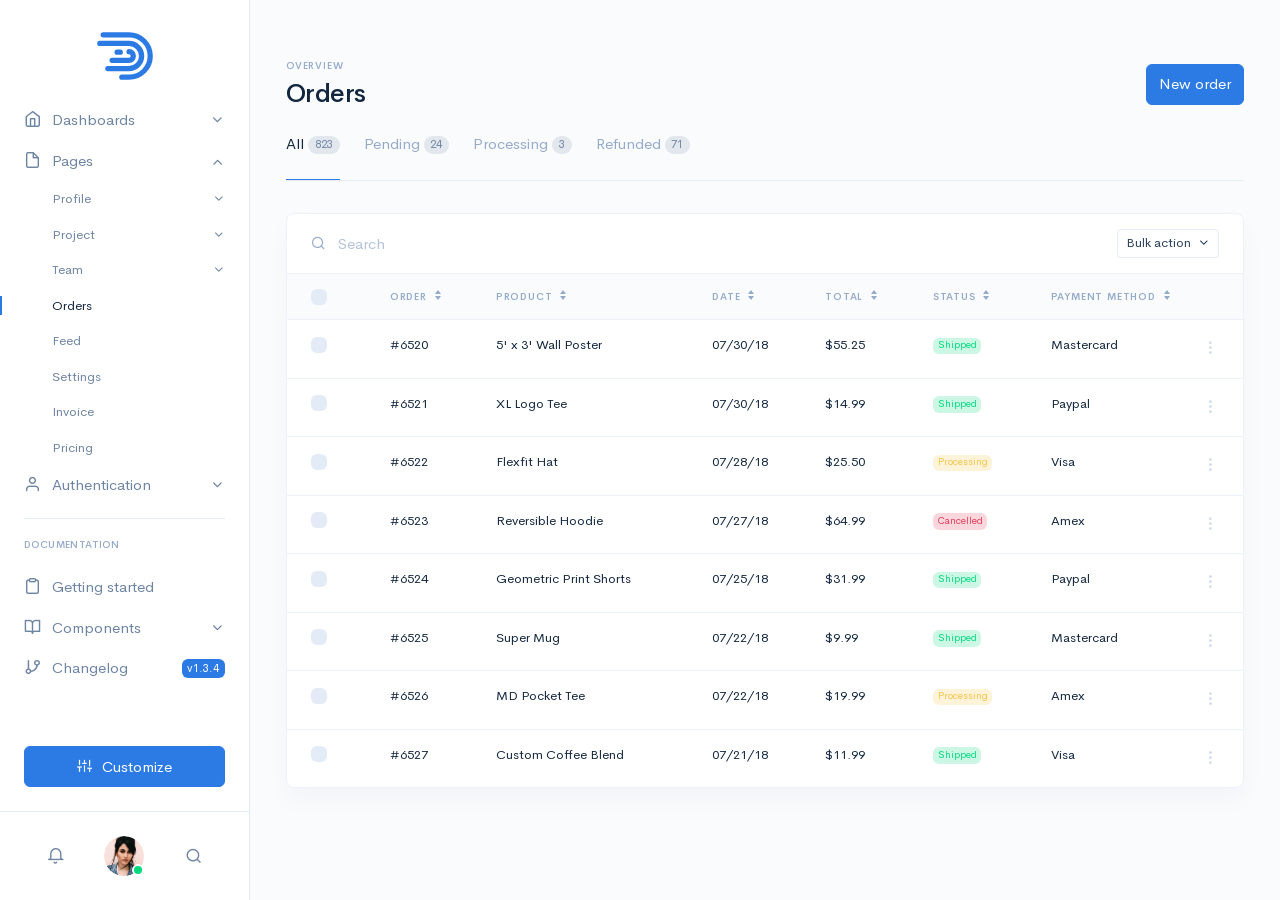
<file: orders.html>
<!doctype html>
<html lang="en">
  <head>
    <meta charset="utf-8">
    <meta name="viewport" content="width=device-width, initial-scale=1, shrink-to-fit=no">
    <meta name="description" content="A fully featured admin theme which can be used to build CRM, CMS, etc.">

    <!-- Libs CSS -->
    <link rel="stylesheet" href="assets/fonts/feather/feather.min.css">
    <link rel="stylesheet" href="assets/libs/highlight.js/styles/vs2015.css">
    <link rel="stylesheet" href="assets/libs/quill/dist/quill.core.css">
    <link rel="stylesheet" href="assets/libs/select2/dist/css/select2.min.css">
    <link rel="stylesheet" href="assets/libs/flatpickr/dist/flatpickr.min.css">

    <!-- Theme CSS -->
      
    <link rel="stylesheet" href="assets/css/theme.min.css" id="stylesheetLight">

    <link rel="stylesheet" href="assets/css/theme-dark.min.css" id="stylesheetDark">

    <style>body { display: none; }</style>
    

    <title>Dashkit</title>
  </head>
  <body>

    <!-- MODALS
    ================================================== -->
    
    <!-- Modal: Demo -->
    <div class="modal fade fixed-right" id="modalDemo" tabindex="-1" role="dialog" aria-hidden="true">
      <div class="modal-dialog modal-dialog-vertical" role="document">
        <form class="modal-content" id="demoForm">
          <div class="modal-body">
        
            <!-- Close -->
            <a class="close" data-dismiss="modal" aria-label="Close">
              <span aria-hidden="true">&times;</span>
            </a>

            <div class="text-center">
              <img src="assets/img/illustrations/designer-life.svg" alt="..." class="img-fluid mb-3">
            </div>

            <h2 class="text-center mb-2">
              Make Dashkit Your Own
            </h2>

            <p class="text-center mb-4">
              Set preferences that will be cookied for your live preview demonstration.
            </p>

            <hr class="mb-4">

            <h4 class="mb-1">
              Color Scheme
            </h4>

            <p class="small text-muted mb-3">
              Overall light or dark presentation.
            </p>

            <div class="btn-group-toggle d-flex mb-4" data-toggle="buttons">
              <label class="btn btn-white active col">
                <input type="radio" name="colorScheme" id="colorSchemeLight" value="light" checked> <i class="fe fe-sun mr-2"></i> Light Mode
              </label>
              <label class="btn btn-white col ml-2">
                <input type="radio" name="colorScheme" id="colorSchemeDark" value="dark"> <i class="fe fe-moon mr-2"></i> Dark Mode
              </label>
            </div>

            <h4 class="mb-1">
              Navigation Position
            </h4>

            <p class="small text-muted mb-3">
              Select the primary navigation paradigm for your app.
            </p>

            <div class="btn-group-toggle d-flex mb-4" data-toggle="buttons">
              <label class="btn btn-white active col">
                <input type="radio" name="navPosition" id="navPositionSidenav" value="sidenav" checked> Sidenav
              </label>
              <label class="btn btn-white col ml-2">
                <input type="radio" name="navPosition" id="navPositionTopnav" value="topnav"> Topnav
              </label>
              <label class="btn btn-white col ml-2">
                <input type="radio" name="navPosition" id="navPositionCombo" value="combo"> Combo
              </label>
            </div>

            <h4 class="mb-1">
              Sidebar Color
            </h4>

            <p class="small text-muted mb-3">
              Usually dictated by the color scheme, but can be overriden. 
            </p>

            <div class="btn-group-toggle d-flex mb-4" data-toggle="buttons">
              <label class="btn btn-white active col">
                <input type="radio" name="sidebarColor" id="sidebarColorDefault" value="default" checked> Default
              </label>
              <label class="btn btn-white col ml-2">
                <input type="radio" name="sidebarColor" id="sidebarColorVibrant" value="vibrant"> Vibrant
              </label>
            </div>
      
          </div>
          <div class="modal-footer border-0">
        
            <button type="submit" class="btn btn-block btn-primary mt-auto">
              Preview
            </button>

          </div>
        </form>
      </div>
    </div>
    

    <!-- Modal: Members -->
    <div class="modal fade" id="modalMembers" tabindex="-1" role="dialog" aria-hidden="true">
      <div class="modal-dialog modal-dialog-centered" role="document">
        <div class="modal-content">
          <div class="modal-card card" data-toggle="lists" data-lists-values='["name"]'>
            <div class="card-header">
              <div class="row align-items-center">
                <div class="col">

                  <!-- Title -->
                  <h4 class="card-header-title" id="exampleModalCenterTitle">
                    Add a member
                  </h4>
              
                </div>
                <div class="col-auto">

                  <!-- Close -->
                  <button type="button" class="close" data-dismiss="modal" aria-label="Close">
                    <span aria-hidden="true">&times;</span>
                  </button>
              
                </div>
              </div> <!-- / .row -->
            </div>
            <div class="card-header">
          
              <!-- Form -->
              <form>
                <div class="input-group input-group-flush input-group-merge">
                  <input type="search" class="form-control form-control-prepended search" placeholder="Search">
                  <div class="input-group-prepend">
                    <div class="input-group-text">
                      <span class="fe fe-search"></span>
                    </div>
                  </div>
                </div>
              </form>

            </div>
            <div class="card-body">

              <!-- List group -->
              <ul class="list-group list-group-flush list my-n3">
                <li class="list-group-item px-0">
              
                  <div class="row align-items-center">
                    <div class="col-auto">
                  
                      <!-- Avatar -->
                      <a href="profile-posts.html" class="avatar">
                        <img src="assets/img/avatars/profiles/avatar-5.jpg" alt="..." class="avatar-img rounded-circle">
                      </a>

                    </div>
                    <div class="col ml-n2">

                      <!-- Title -->
                      <h4 class="mb-1 name">
                        <a href="profile-posts.html">Miyah Myles</a>
                      </h4>

                      <!-- Time -->
                      <p class="small mb-0">
                        <span class="text-success">●</span> Online
                      </p>
                  
                    </div>
                    <div class="col-auto">
                  
                      <!-- Button -->
                      <a href="#!" class="btn btn-sm btn-white">
                        Add
                      </a>

                    </div>
                  </div> <!-- / .row -->

                </li>
                <li class="list-group-item px-0">
              
                  <div class="row align-items-center">
                    <div class="col-auto">
                  
                      <!-- Avatar -->
                      <a href="profile-posts.html" class="avatar">
                        <img src="assets/img/avatars/profiles/avatar-6.jpg" alt="..." class="avatar-img rounded-circle">
                      </a>

                    </div>
                    <div class="col ml-n2">

                      <!-- Title -->
                      <h4 class="mb-1 name">
                        <a href="profile-posts.html">Ryu Duke</a>
                      </h4>

                      <!-- Time -->
                      <p class="small mb-0">
                        <span class="text-success">●</span> Online
                      </p>
                  
                    </div>
                    <div class="col-auto">
                  
                      <!-- Button -->
                      <a href="#!" class="btn btn-sm btn-white">
                        Add
                      </a>

                    </div>
                  </div> <!-- / .row -->

                </li>
                <li class="list-group-item px-0">
              
                  <div class="row align-items-center">
                    <div class="col-auto">
                  
                      <!-- Avatar -->
                      <a href="profile-posts.html" class="avatar">
                        <img src="assets/img/avatars/profiles/avatar-7.jpg" alt="..." class="avatar-img rounded-circle">
                      </a>

                    </div>
                    <div class="col ml-n2">

                      <!-- Title -->
                      <h4 class="mb-1 name">
                        <a href="profile-posts.html">Glen Rouse</a>
                      </h4>

                      <!-- Time -->
                      <p class="small mb-0">
                        <span class="text-warning">●</span> Busy
                      </p>
                  
                    </div>
                    <div class="col-auto">
                  
                      <!-- Button -->
                      <a href="#!" class="btn btn-sm btn-white">
                        Add
                      </a>

                    </div>
                  </div> <!-- / .row -->

                </li>
                <li class="list-group-item px-0">
              
                  <div class="row align-items-center">
                    <div class="col-auto">
                  
                      <!-- Avatar -->
                      <a href="profile-posts.html" class="avatar">
                        <img src="assets/img/avatars/profiles/avatar-8.jpg" alt="..." class="avatar-img rounded-circle">
                      </a>

                    </div>
                    <div class="col ml-n2">

                      <!-- Title -->
                      <h4 class="mb-1 name">
                        <a href="profile-posts.html">Grace Gross</a>
                      </h4>

                      <!-- Time -->
                      <p class="small mb-0">
                        <span class="text-danger">●</span> Offline
                      </p>
                  
                    </div>
                    <div class="col-auto">
                  
                      <!-- Button -->
                      <a href="#!" class="btn btn-sm btn-white">
                        Add
                      </a>

                    </div>
                  </div> <!-- / .row -->

                </li>
              </ul>

            </div>
          </div>
        </div>
      </div>
    </div>

    <!-- Modal: Search -->
    <div class="modal fade" id="sidebarModalSearch" tabindex="-1" role="dialog" aria-hidden="true">
      <div class="modal-dialog modal-dialog-vertical" role="document">
        <div class="modal-content">
          <div class="modal-body" data-toggle="lists" data-lists-values='["name"]'>
     
            <!-- Form -->
            <form class="mb-4">
              <div class="input-group input-group-merge">
                <input type="search" class="form-control form-control-prepended search" placeholder="Search">
                <div class="input-group-prepend">
                  <div class="input-group-text">
                    <span class="fe fe-search"></span>
                  </div>
                </div>
              </div>
            </form>

            <!-- List group -->
            <div class="my-n3">
              <div class="list-group list-group-flush list">
                <a href="team-overview.html" class="list-group-item px-0">
                  <div class="row align-items-center">
                    <div class="col-auto">
                  
                      <!-- Avatar -->
                      <div class="avatar">
                        <img src="assets/img/avatars/teams/team-logo-1.jpg" alt="..." class="avatar-img rounded">
                      </div>

                    </div>
                    <div class="col ml-n2">

                      <!-- Title -->
                      <h4 class="text-body mb-1 name">
                        Airbnb
                      </h4>

                      <!-- Time -->
                      <p class="small text-muted mb-0">
                        <span class="fe fe-clock"></span> <time datetime="2018-05-24">Updated 2hr ago</time>
                      </p>
                  
                    </div>
                  </div> <!-- / .row -->
                </a>
                <a href="team-overview.html" class="list-group-item px-0">
                  <div class="row align-items-center">
                    <div class="col-auto">
                  
                      <!-- Avatar -->
                      <div class="avatar">
                        <img src="assets/img/avatars/teams/team-logo-2.jpg" alt="..." class="avatar-img rounded">
                      </div>

                    </div>
                    <div class="col ml-n2">

                      <!-- Title -->
                      <h4 class="text-body mb-1 name">
                        Medium Corporation
                      </h4>

                      <!-- Time -->
                      <p class="small text-muted mb-0">
                        <span class="fe fe-clock"></span> <time datetime="2018-05-24">Updated 2hr ago</time>
                      </p>
                  
                    </div>
                  </div> <!-- / .row -->
                </a>
                <a href="project-overview.html" class="list-group-item px-0">

                  <div class="row align-items-center">
                    <div class="col-auto">
                  
                      <!-- Avatar -->
                      <div class="avatar avatar-4by3">
                        <img src="assets/img/avatars/projects/project-1.jpg" alt="..." class="avatar-img rounded">
                      </div>

                    </div>
                    <div class="col ml-n2">

                      <!-- Title -->
                      <h4 class="text-body mb-1 name">
                        Homepage Redesign
                      </h4>

                      <!-- Time -->
                      <p class="small text-muted mb-0">
                        <span class="fe fe-clock"></span> <time datetime="2018-05-24">Updated 4hr ago</time>
                      </p>
                  
                    </div>
                  </div> <!-- / .row -->

                </a>
                <a href="project-overview.html" class="list-group-item px-0">

                  <div class="row align-items-center">
                    <div class="col-auto">
                  
                      <!-- Avatar -->
                      <div class="avatar avatar-4by3">
                        <img src="assets/img/avatars/projects/project-2.jpg" alt="..." class="avatar-img rounded">
                      </div>

                    </div>
                    <div class="col ml-n2">

                      <!-- Title -->
                      <h4 class="text-body mb-1 name">
                        Travels & Time
                      </h4>

                      <!-- Time -->
                      <p class="small text-muted mb-0">
                        <span class="fe fe-clock"></span> <time datetime="2018-05-24">Updated 4hr ago</time>
                      </p>
                  
                    </div>
                  </div> <!-- / .row -->

                </a>
                <a href="project-overview.html" class="list-group-item px-0">

                  <div class="row align-items-center">
                    <div class="col-auto">
                  
                      <!-- Avatar -->
                      <div class="avatar avatar-4by3">
                        <img src="assets/img/avatars/projects/project-3.jpg" alt="..." class="avatar-img rounded">
                      </div>

                    </div>
                    <div class="col ml-n2">

                      <!-- Title -->
                      <h4 class="text-body mb-1 name">
                        Safari Exploration
                      </h4>

                      <!-- Time -->
                      <p class="small text-muted mb-0">
                        <span class="fe fe-clock"></span> <time datetime="2018-05-24">Updated 4hr ago</time>
                      </p>
                  
                    </div>
                  </div> <!-- / .row -->
            
                </a>
                <a href="profile-posts.html" class="list-group-item px-0">
            
                  <div class="row align-items-center">
                    <div class="col-auto">
                  
                      <!-- Avatar -->
                      <div class="avatar">
                        <img src="assets/img/avatars/profiles/avatar-1.jpg" alt="..." class="avatar-img rounded-circle">
                      </div>

                    </div>
                    <div class="col ml-n2">
                  
                      <!-- Title -->
                      <h4 class="text-body mb-1 name">
                        Dianna Smiley
                      </h4>

                      <!-- Status -->
                      <p class="text-body small mb-0">
                        <span class="text-success">●</span> Online
                      </p>

                    </div>
                  </div> <!-- / .row -->

                </a>
                <a href="profile-posts.html" class="list-group-item px-0">

                  <div class="row align-items-center">
                    <div class="col-auto">
                  
                      <!-- Avatar -->
                      <div class="avatar">
                        <img src="assets/img/avatars/profiles/avatar-2.jpg" alt="..." class="avatar-img rounded-circle">
                      </div>

                    </div>
                    <div class="col ml-n2">
                  
                      <!-- Title -->
                      <h4 class="text-body mb-1 name">
                        Ab Hadley
                      </h4>

                      <!-- Status -->
                      <p class="text-body small mb-0">
                        <span class="text-danger">●</span> Offline
                      </p>

                    </div>
                  </div> <!-- / .row -->
            
                </a>
              </div>
            </div>
      
          </div>
        </div>
      </div>
    </div>

    <!-- Modal: Activity -->
    <div class="modal fade" id="sidebarModalActivity" tabindex="-1" role="dialog" aria-hidden="true">
      <div class="modal-dialog modal-dialog-vertical" role="document">
        <div class="modal-content">
          <div class="modal-header">

            <!-- Title -->
            <h4 class="modal-title">
              Notifications
            </h4>

            <!-- Close -->
            <button type="button" class="close" data-dismiss="modal" aria-label="Close">
              <span aria-hidden="true">
                &times;
              </span>
            </button>
        
          </div>
          <div class="modal-body">

            <!-- List group -->
            <div class="list-group list-group-flush my-n3">
              <a class="list-group-item px-0" href="#!">
          
                <div class="row">
                  <div class="col-auto">
                
                    <!-- Avatar -->
                    <div class="avatar avatar-sm">
                      <img src="assets/img/avatars/profiles/avatar-1.jpg" alt="..." class="avatar-img rounded-circle">
                    </div>

                  </div>
                  <div class="col ml-n2">
                
                    <!-- Content -->
                    <div class="small text-muted">
                      <strong class="text-body">Dianna Smiley</strong> shared your post with <strong class="text-body">Ab Hadley</strong>, <strong class="text-body">Adolfo Hess</strong>, and <strong class="text-body">3 others</strong>.
                    </div>

                  </div>
                  <div class="col-auto">

                    <small class="text-muted">
                      2m
                    </small>
                
                  </div>
                </div> <!-- / .row -->

              </a>
              <a class="list-group-item px-0" href="#!">

                <div class="row">
                  <div class="col-auto">
                
                    <!-- Avatar -->
                    <div class="avatar avatar-sm">
                      <img src="assets/img/avatars/profiles/avatar-2.jpg" alt="..." class="avatar-img rounded-circle">
                    </div>

                  </div>
                  <div class="col ml-n2">
                
                    <!-- Content -->
                    <div class="small text-muted">
                      <strong class="text-body">Ab Hadley</strong> reacted to your post with a 😍
                    </div>

                  </div>
                  <div class="col-auto">

                    <small class="text-muted">
                      2m
                    </small>
                
                  </div>
                </div> <!-- / .row -->

              </a>
              <a class="list-group-item px-0" href="#!">

                <div class="row">
                  <div class="col-auto">
                
                    <!-- Avatar -->
                    <div class="avatar avatar-sm">
                      <img src="assets/img/avatars/profiles/avatar-3.jpg" alt="..." class="avatar-img rounded-circle">
                    </div>

                  </div>
                  <div class="col ml-n2">
                
                    <!-- Content -->
                    <div class="small text-muted">
                      <strong class="text-body">Adolfo Hess</strong> commented <blockquote class="text-body">“I don’t think this really makes sense to do without approval from Johnathan since he’s the one...” </blockquote>
                    </div>

                  </div>
                  <div class="col-auto">

                    <small class="text-muted">
                      2m
                    </small>
                
                  </div>
                </div> <!-- / .row -->

              </a>
              <a class="list-group-item px-0" href="#!">

                <div class="row">
                  <div class="col-auto">
                
                    <!-- Avatar -->
                    <div class="avatar avatar-sm">
                      <img src="assets/img/avatars/profiles/avatar-4.jpg" alt="..." class="avatar-img rounded-circle">
                    </div>

                  </div>
                  <div class="col ml-n2">
                
                    <!-- Content -->
                    <div class="small text-muted">
                      <strong class="text-body">Daniela Dewitt</strong> subscribed to you.
                    </div>

                  </div>
                  <div class="col-auto">

                    <small class="text-muted">
                      2m
                    </small>
                
                  </div>
                </div> <!-- / .row -->

              </a>
              <a class="list-group-item px-0" href="#!">

                <div class="row">
                  <div class="col-auto">
                
                    <!-- Avatar -->
                    <div class="avatar avatar-sm">
                      <img src="assets/img/avatars/profiles/avatar-5.jpg" alt="..." class="avatar-img rounded-circle">
                    </div>

                  </div>
                  <div class="col ml-n2">
                
                    <!-- Content -->
                    <div class="small text-muted">
                      <strong class="text-body">Miyah Myles</strong> shared your post with <strong class="text-body">Ryu Duke</strong>, <strong class="text-body">Glen Rouse</strong>, and <strong class="text-body">3 others</strong>.
                    </div>

                  </div>
                  <div class="col-auto">

                    <small class="text-muted">
                      2m
                    </small>
                
                  </div>
                </div> <!-- / .row -->

              </a>
              <a class="list-group-item px-0" href="#!">

                <div class="row">
                  <div class="col-auto">
                
                    <!-- Avatar -->
                    <div class="avatar avatar-sm">
                      <img src="assets/img/avatars/profiles/avatar-6.jpg" alt="..." class="avatar-img rounded-circle">
                    </div>

                  </div>
                  <div class="col ml-n2">
                
                    <!-- Content -->
                    <div class="small text-muted">
                      <strong class="text-body">Ryu Duke</strong> reacted to your post with a 😍
                    </div>

                  </div>
                  <div class="col-auto">

                    <small class="text-muted">
                      2m
                    </small>
                
                  </div>
                </div> <!-- / .row -->

              </a>
              <a class="list-group-item px-0" href="#!">

                <div class="row">
                  <div class="col-auto">
                
                    <!-- Avatar -->
                    <div class="avatar avatar-sm">
                      <img src="assets/img/avatars/profiles/avatar-7.jpg" alt="..." class="avatar-img rounded-circle">
                    </div>

                  </div>
                  <div class="col ml-n2">
                
                    <!-- Content -->
                    <div class="small text-muted">
                      <strong class="text-body">Glen Rouse</strong> commented <blockquote class="text-body">“I don’t think this really makes sense to do without approval from Johnathan since he’s the one...” </blockquote>
                    </div>

                  </div>
                  <div class="col-auto">

                    <small class="text-muted">
                      2m
                    </small>
                
                  </div>
                </div> <!-- / .row -->

              </a>
              <a class="list-group-item px-0" href="#!">

                <div class="row">
                  <div class="col-auto">
                
                    <!-- Avatar -->
                    <div class="avatar avatar-sm">
                      <img src="assets/img/avatars/profiles/avatar-8.jpg" alt="..." class="avatar-img rounded-circle">
                    </div>

                  </div>
                  <div class="col ml-n2">
                
                    <!-- Content -->
                    <div class="small text-muted">
                      <strong class="text-body">Grace Gross</strong> subscribed to you.
                    </div>

                  </div>
                  <div class="col-auto">

                    <small class="text-muted">
                      2m
                    </small>
                
                  </div>
                </div> <!-- / .row -->

              </a>
            </div>

          </div>
        </div>
      </div>
    </div>

    <!-- NAVIGATION
    ================================================== -->
    
      <nav class="navbar navbar-vertical fixed-left navbar-expand-md navbar-light" id="sidebar">
        <div class="container-fluid">

          <!-- Toggler -->
          <button class="navbar-toggler" type="button" data-toggle="collapse" data-target="#sidebarCollapse" aria-controls="sidebarCollapse" aria-expanded="false" aria-label="Toggle navigation">
            <span class="navbar-toggler-icon"></span>
          </button>

          <!-- Brand -->
          <a class="navbar-brand" href="index.html">
            <img src="assets/img/logo.svg" class="navbar-brand-img 
            mx-auto" alt="...">
          </a>

          <!-- User (xs) -->
          <div class="navbar-user d-md-none">

            <!-- Dropdown -->
            <div class="dropdown">
        
              <!-- Toggle -->
              <a href="#" id="sidebarIcon" class="dropdown-toggle" role="button" data-toggle="dropdown" aria-haspopup="true" aria-expanded="false">
                <div class="avatar avatar-sm avatar-online">
                  <img src="assets/img/avatars/profiles/avatar-1.jpg" class="avatar-img rounded-circle" alt="...">
                </div>
              </a>

              <!-- Menu -->
              <div class="dropdown-menu dropdown-menu-right" aria-labelledby="sidebarIcon">
                <a href="profile-posts.html" class="dropdown-item">Profile</a>
                <a href="settings.html" class="dropdown-item">Settings</a>
                <hr class="dropdown-divider">
                <a href="sign-in.html" class="dropdown-item">Logout</a>
              </div>

            </div>

          </div>

          <!-- Collapse -->
          <div class="collapse navbar-collapse" id="sidebarCollapse">

            <!-- Form -->
            <form class="mt-4 mb-3 d-md-none">
              <div class="input-group input-group-rounded input-group-merge">
                <input type="search" class="form-control form-control-rounded form-control-prepended" placeholder="Search" aria-label="Search">
                <div class="input-group-prepend">
                  <div class="input-group-text">
                    <span class="fe fe-search"></span>
                  </div>
                </div>
              </div>
            </form>
      
            <!-- Navigation -->
            <ul class="navbar-nav">
              <li class="nav-item">
                <a class="nav-link" href="#sidebarDashboards" data-toggle="collapse" role="button" aria-expanded="false" aria-controls="sidebarDashboards">
                  <i class="fe fe-home"></i> Dashboards
                </a>
                <div class="collapse " id="sidebarDashboards">
                  <ul class="nav nav-sm flex-column">
                    <li class="nav-item">
                      <a href="index.html" class="nav-link ">
                        Default
                      </a>
                    </li>
                    <li class="nav-item">
                      <a href="dashboard-alt.html" class="nav-link ">
                        Alternative <span class="badge badge-soft-success ml-auto">New</span>
                      </a>
                    </li>
                  </ul>
                </div>
              </li>
              <li class="nav-item">
                <a class="nav-link" href="#sidebarPages" data-toggle="collapse" role="button" aria-expanded="true" aria-controls="sidebarPages">
                  <i class="fe fe-file"></i> Pages
                </a>
                <div class="collapse show" id="sidebarPages">
                  <ul class="nav nav-sm flex-column">
                    <li class="nav-item">
                      <a href="#sidebarProfile" class="nav-link" data-toggle="collapse" role="button" aria-expanded="false" aria-controls="sidebarProfile">
                        Profile
                      </a>
                      <div class="collapse " id="sidebarProfile">
                        <ul class="nav nav-sm flex-column">
                          <li class="nav-item">
                            <a href="profile-posts.html" class="nav-link ">
                              Posts
                            </a>
                          </li>
                          <li class="nav-item">
                            <a href="profile-groups.html" class="nav-link ">
                              Groups
                            </a>
                          </li>
                          <li class="nav-item">
                            <a href="profile-projects.html" class="nav-link ">
                              Projects
                            </a>
                          </li>
                          <li class="nav-item">
                            <a href="profile-files.html" class="nav-link ">
                              Files
                            </a>
                          </li>
                            <li class="nav-item">
                            <a href="profile-subscribers.html" class="nav-link ">
                              Subscribers
                            </a>
                          </li>
                        </ul>
                      </div>
                    </li>
                    <li class="nav-item">
                      <a href="#sidebarProject" class="nav-link" data-toggle="collapse" role="button" aria-expanded="false" aria-controls="sidebarProject">
                        Project
                      </a>
                      <div class="collapse " id="sidebarProject">
                        <ul class="nav nav-sm flex-column">
                          <li class="nav-item">
                            <a href="project-overview.html" class="nav-link ">
                              Overview
                            </a>
                          </li>
                          <li class="nav-item">
                            <a href="project-files.html" class="nav-link ">
                              Files
                            </a>
                          </li>
                          <li class="nav-item">
                            <a href="project-reports.html" class="nav-link ">
                              Reports
                            </a>
                          </li>
                          <li class="nav-item">
                            <a href="project-new.html" class="nav-link ">
                              New project
                            </a>
                          </li>
                        </ul>
                      </div>
                    </li>
                    <li class="nav-item">
                      <a href="#sidebarTeam" class="nav-link" data-toggle="collapse" role="button" aria-expanded="false" aria-controls="sidebarTeam">
                        Team
                      </a>
                      <div class="collapse " id="sidebarTeam">
                        <ul class="nav nav-sm flex-column">
                          <li class="nav-item">
                            <a href="team-overview.html" class="nav-link ">
                              Overview
                            </a>
                          </li>
                          <li class="nav-item">
                            <a href="team-projects.html" class="nav-link ">
                              Projects
                            </a>
                          </li>
                          <li class="nav-item">
                            <a href="team-members.html" class="nav-link ">
                              Members
                            </a>
                          </li>
                          <li class="nav-item">
                            <a href="team-new.html" class="nav-link ">
                              New team
                            </a>
                          </li>
                        </ul>
                      </div>
                    </li>
                    <li class="nav-item">
                      <a href="orders.html" class="nav-link active">
                        Orders
                      </a>
                    </li>
                    <li class="nav-item">
                      <a href="feed.html" class="nav-link ">
                        Feed
                      </a>
                    </li>
                    <li class="nav-item">
                      <a href="settings.html" class="nav-link ">
                        Settings
                      </a>
                    </li>
                    <li class="nav-item">
                      <a href="invoice.html" class="nav-link ">
                        Invoice
                      </a>
                    </li>
                    <li class="nav-item">
                      <a href="pricing.html" class="nav-link ">
                        Pricing
                      </a>
                    </li>
                  </ul>
                </div>
              </li>
              <li class="nav-item">
                <a class="nav-link" href="#sidebarAuth" data-toggle="collapse" role="button" aria-expanded="false" aria-controls="sidebarAuth">
                  <i class="fe fe-user"></i> Authentication
                </a>
                <div class="collapse" id="sidebarAuth">
                  <ul class="nav nav-sm flex-column">
                    <li class="nav-item">
                      <a href="#sidebarSignIn" class="nav-link" data-toggle="collapse" role="button" aria-expanded="false" aria-controls="sidebarSignIn">
                        Sign in
                      </a>
                      <div class="collapse" id="sidebarSignIn">
                        <ul class="nav nav-sm flex-column">
                          <li class="nav-item">
                            <a href="sign-in-cover.html" class="nav-link">
                              Cover
                            </a>
                          </li>
                          <li class="nav-item">
                            <a href="sign-in-illustration.html" class="nav-link">
                              Illustration
                            </a>
                          </li>
                          <li class="nav-item">
                            <a href="sign-in.html" class="nav-link">
                              Basic
                            </a>
                          </li>
                        </ul>
                      </div>
                    </li>
                    <li class="nav-item">
                      <a href="#sidebarSignUp" class="nav-link" data-toggle="collapse" role="button" aria-expanded="false" aria-controls="sidebarSignUp">
                        Sign up
                      </a>
                      <div class="collapse" id="sidebarSignUp">
                        <ul class="nav nav-sm flex-column">
                          <li class="nav-item">
                            <a href="sign-up-cover.html" class="nav-link">
                              Cover
                            </a>
                          </li>
                          <li class="nav-item">
                            <a href="sign-up-illustration.html" class="nav-link">
                              Illustration
                            </a>
                          </li>
                          <li class="nav-item">
                            <a href="sign-up.html" class="nav-link">
                              Basic
                            </a>
                          </li>
                        </ul>
                      </div>
                    </li>
                    <li class="nav-item">
                      <a href="#sidebarPassword" class="nav-link" data-toggle="collapse" role="button" aria-expanded="false" aria-controls="sidebarPassword">
                        Password reset
                      </a>
                      <div class="collapse" id="sidebarPassword">
                        <ul class="nav nav-sm flex-column">
                          <li class="nav-item">
                            <a href="password-reset-cover.html" class="nav-link">
                              Cover
                            </a>
                          </li>
                          <li class="nav-item">
                            <a href="password-reset-illustration.html" class="nav-link">
                              Illustration
                            </a>
                          </li>
                          <li class="nav-item">
                            <a href="password-reset.html" class="nav-link">
                              Basic
                            </a>
                          </li>
                        </ul>
                      </div>
                    </li>
                    <li class="nav-item">
                      <a href="#sidebarError" class="nav-link" data-toggle="collapse" role="button" aria-expanded="false" aria-controls="sidebarError">
                        Error
                      </a>
                      <div class="collapse" id="sidebarError">
                        <ul class="nav nav-sm flex-column">
                          <li class="nav-item">
                            <a href="error-illustration.html" class="nav-link">
                              Illustration
                            </a>
                          </li>
                          <li class="nav-item">
                            <a href="error.html" class="nav-link">
                              Basic
                            </a>
                          </li>
                        </ul>
                      </div>
                    </li>
                  </ul>
                </div>
              </li>
              <li class="nav-item d-md-none">
                <a class="nav-link" href="#sidebarModalActivity" data-toggle="modal">
                 <span class="fe fe-bell"></span> Notifications
                </a>
              </li>
            </ul>

            <!-- Divider -->
            <hr class="navbar-divider my-3">

            <!-- Heading -->
            <h6 class="navbar-heading">
              Documentation
            </h6>

            <!-- Navigation -->
            <ul class="navbar-nav mb-md-4">
              <li class="nav-item">
                <a class="nav-link " href="getting-started.html">
                  <i class="fe fe-clipboard"></i> Getting started
                </a>
              </li>
              <li class="nav-item dropdown">
                <a class="nav-link" href="#sidebarComponents" data-toggle="collapse" role="button" aria-expanded="false" aria-controls="sidebarComponents">
                  <i class="fe fe-book-open"></i> Components
                </a>
                <div class="collapse " id="sidebarComponents">
                  <ul class="nav nav-sm flex-column">
                    <li class="nav-item">
                      <a href="components.html#alerts" class="nav-link">
                        Alerts
                      </a>
                    </li>
                    <li class="nav-item">
                      <a href="components.html#avatars" class="nav-link">
                        Avatars
                      </a>
                    </li>
                    <li class="nav-item">
                      <a href="components.html#badges" class="nav-link">
                        Badges
                      </a>
                    </li>
                    <li class="nav-item">
                      <a href="components.html#breadcrumb" class="nav-link">
                        Breadcrumb
                      </a>
                    </li>
                    <li class="nav-item">
                      <a href="components.html#buttons" class="nav-link">
                        Buttons
                      </a>
                    </li>
                    <li class="nav-item">
                      <a href="components.html#button-group" class="nav-link">
                        Button group
                      </a>
                    </li>
                    <li class="nav-item">
                      <a href="components.html#cards" class="nav-link">
                        Cards
                      </a>
                    </li>
                    <li class="nav-item">
                      <a href="components.html#charts" class="nav-link">
                        Charts
                      </a>
                    </li>
                    <li class="nav-item">
                      <a href="components.html#dropdowns" class="nav-link">
                        Dropdowns
                      </a>
                    </li>
                    <li class="nav-item">
                      <a href="components.html#forms" class="nav-link">
                        Forms
                      </a>
                    </li>
                    <li class="nav-item">
                      <a href="components.html#icons" class="nav-link">
                        Icons
                      </a>
                    </li>
                    <li class="nav-item">
                      <a href="components.html#lists" class="nav-link">
                        Lists
                      </a>
                    </li>
                    <li class="nav-item">
                      <a href="components.html#modal" class="nav-link">
                        Modal
                      </a>
                    </li>
                    <li class="nav-item">
                      <a href="components.html#navs" class="nav-link">
                        Navs
                      </a>
                    </li>
                    <li class="nav-item">
                      <a href="components.html#navbarExample" class="nav-link">
                        Navbar
                      </a>
                    </li>
                    <li class="nav-item">
                      <a href="components.html#page-headers" class="nav-link">
                        Page headers
                      </a>
                    </li>
                    <li class="nav-item">
                      <a href="components.html#pagination" class="nav-link">
                        Pagination
                      </a>
                    </li>
                    <li class="nav-item">
                      <a href="components.html#popovers" class="nav-link">
                        Popovers
                      </a>
                    </li>
                    <li class="nav-item">
                      <a href="components.html#progress" class="nav-link">
                        Progress
                      </a>
                    </li>
                    <li class="nav-item">
                      <a href="components.html#social-posts" class="nav-link">
                        Social post
                      </a>
                    </li>
                    <li class="nav-item">
                      <a href="components.html#spinners" class="nav-link">
                        Spinners
                      </a>
                    </li>
                    <li class="nav-item">
                      <a href="components.html#tables" class="nav-link">
                        Tables
                      </a>
                    </li>
                    <li class="nav-item">
                      <a href="components.html#toasts" class="nav-link">
                        Toasts
                      </a>
                    </li>
                    <li class="nav-item">
                      <a href="components.html#tooltips" class="nav-link">
                        Tooltips
                      </a>
                    </li>
                    <li class="nav-item">
                      <a href="components.html#typography" class="nav-link">
                        Typography
                      </a>
                    </li>
                    <li class="nav-item">
                      <a href="components.html#utilities" class="nav-link">
                        Utilities
                      </a>
                    </li>
                  </ul>
                </div>
              </li>
              <li class="nav-item">
                <a class="nav-link " href="changelog.html">
                  <i class="fe fe-git-branch"></i> Changelog <span class="badge badge-primary ml-auto">v1.3.4</span>
                </a>
              </li>
            </ul>
      
            <!-- Push content down -->
            <div class="mt-auto"></div>
      
            
            <!-- Customize -->
            <a href="#modalDemo" class="btn btn-block btn-primary mb-4" data-toggle="modal">
              <i class="fe fe-sliders mr-2"></i> Customize
            </a>
            
      
            
            <!-- User (md) -->
            <div class="navbar-user d-none d-md-flex" id="sidebarUser">
        
              <!-- Icon -->
              <a href="#sidebarModalActivity" class="navbar-user-link" data-toggle="modal">
                <span class="icon">
                  <i class="fe fe-bell"></i>
                </span>
              </a>

              <!-- Dropup -->
              <div class="dropup">
          
                <!-- Toggle -->
                <a href="#" id="sidebarIconCopy" class="dropdown-toggle" role="button" data-toggle="dropdown" aria-haspopup="true" aria-expanded="false">
                  <div class="avatar avatar-sm avatar-online">
                    <img src="assets/img/avatars/profiles/avatar-1.jpg" class="avatar-img rounded-circle" alt="...">
                  </div>
                </a>

                <!-- Menu -->
                <div class="dropdown-menu" aria-labelledby="sidebarIconCopy">
                  <a href="profile-posts.html" class="dropdown-item">Profile</a>
                  <a href="settings.html" class="dropdown-item">Settings</a>
                  <hr class="dropdown-divider">
                  <a href="sign-in.html" class="dropdown-item">Logout</a>
                </div>

              </div>

              <!-- Icon -->
              <a href="#sidebarModalSearch" class="navbar-user-link" data-toggle="modal">
                <span class="icon">
                  <i class="fe fe-search"></i>
                </span>
              </a>

            </div>
            

          </div> <!-- / .navbar-collapse -->

        </div>
      </nav>
    
    
      <nav class="navbar navbar-expand-lg navbar-light" id="topnav">
        <div class="container">

          <!-- Toggler -->
          <button class="navbar-toggler mr-auto" type="button" data-toggle="collapse" data-target="#navbar" aria-controls="navbar" aria-expanded="false" aria-label="Toggle navigation">
            <span class="navbar-toggler-icon"></span>
          </button>

          <!-- Brand -->
          <a class="navbar-brand mr-auto" href="index.html">
            <img src="assets/img/logo.svg" alt="..." class="navbar-brand-img">
          </a>

          <!-- Form -->
          <form class="form-inline mr-4 d-none d-lg-flex">
            <div class="input-group input-group-rounded input-group-merge" data-toggle="lists" data-lists-values='["name"]'>

              <!-- Input -->
              <input type="search" class="form-control form-control-prepended  dropdown-toggle search" data-toggle="dropdown" placeholder="Search" aria-label="Search">
              <div class="input-group-prepend">
                <div class="input-group-text">
                  <i class="fe fe-search"></i>
                </div>
              </div>

              <!-- Menu -->
              <div class="dropdown-menu dropdown-menu-card">
                <div class="card-body">

                  <!-- List group -->
                  <div class="list-group list-group-flush list my-n3">
                    <a href="team-overview.html" class="list-group-item px-0">
                      <div class="row align-items-center">
                        <div class="col-auto">
                    
                          <!-- Avatar -->
                          <div class="avatar">
                            <img src="assets/img/avatars/teams/team-logo-1.jpg" alt="..." class="avatar-img rounded">
                          </div>

                        </div>
                        <div class="col ml-n2">

                          <!-- Title -->
                          <h4 class="text-body mb-1 name">
                            Airbnb
                          </h4>

                          <!-- Time -->
                          <p class="small text-muted mb-0">
                            <span class="fe fe-clock"></span> <time datetime="2018-05-24">Updated 2hr ago</time>
                          </p>
                    
                        </div>
                      </div> <!-- / .row -->
                    </a>
                    <a href="team-overview.html" class="list-group-item px-0">
                      <div class="row align-items-center">
                        <div class="col-auto">
                    
                          <!-- Avatar -->
                          <div class="avatar">
                            <img src="assets/img/avatars/teams/team-logo-2.jpg" alt="..." class="avatar-img rounded">
                          </div>

                        </div>
                        <div class="col ml-n2">

                          <!-- Title -->
                          <h4 class="text-body mb-1 name">
                            Medium Corporation
                          </h4>

                          <!-- Time -->
                          <p class="small text-muted mb-0">
                            <span class="fe fe-clock"></span> <time datetime="2018-05-24">Updated 2hr ago</time>
                          </p>
                    
                        </div>
                      </div> <!-- / .row -->
                    </a>
                    <a href="project-overview.html" class="list-group-item px-0">

                      <div class="row align-items-center">
                        <div class="col-auto">
                    
                          <!-- Avatar -->
                          <div class="avatar avatar-4by3">
                            <img src="assets/img/avatars/projects/project-1.jpg" alt="..." class="avatar-img rounded">
                          </div>

                        </div>
                        <div class="col ml-n2">

                          <!-- Title -->
                          <h4 class="text-body mb-1 name">
                            Homepage Redesign
                          </h4>

                          <!-- Time -->
                          <p class="small text-muted mb-0">
                            <span class="fe fe-clock"></span> <time datetime="2018-05-24">Updated 4hr ago</time>
                          </p>
                    
                        </div>
                      </div> <!-- / .row -->

                    </a>
                    <a href="project-overview.html" class="list-group-item px-0">

                      <div class="row align-items-center">
                        <div class="col-auto">
                    
                          <!-- Avatar -->
                          <div class="avatar avatar-4by3">
                            <img src="assets/img/avatars/projects/project-2.jpg" alt="..." class="avatar-img rounded">
                          </div>

                        </div>
                        <div class="col ml-n2">

                          <!-- Title -->
                          <h4 class="text-body mb-1 name">
                            Travels & Time
                          </h4>

                          <!-- Time -->
                          <p class="small text-muted mb-0">
                            <span class="fe fe-clock"></span> <time datetime="2018-05-24">Updated 4hr ago</time>
                          </p>
                    
                        </div>
                      </div> <!-- / .row -->

                    </a>
                    <a href="project-overview.html" class="list-group-item px-0">

                      <div class="row align-items-center">
                        <div class="col-auto">
                    
                          <!-- Avatar -->
                          <div class="avatar avatar-4by3">
                            <img src="assets/img/avatars/projects/project-3.jpg" alt="..." class="avatar-img rounded">
                          </div>

                        </div>
                        <div class="col ml-n2">

                          <!-- Title -->
                          <h4 class="text-body mb-1 name">
                            Safari Exploration
                          </h4>

                          <!-- Time -->
                          <p class="small text-muted mb-0">
                            <span class="fe fe-clock"></span> <time datetime="2018-05-24">Updated 4hr ago</time>
                          </p>
                    
                        </div>
                      </div> <!-- / .row -->
              
                    </a>
                    <a href="profile-posts.html" class="list-group-item px-0">
              
                      <div class="row align-items-center">
                        <div class="col-auto">
                    
                          <!-- Avatar -->
                          <div class="avatar">
                            <img src="assets/img/avatars/profiles/avatar-1.jpg" alt="..." class="avatar-img rounded-circle">
                          </div>

                        </div>
                        <div class="col ml-n2">
                    
                          <!-- Title -->
                          <h4 class="text-body mb-1 name">
                            Dianna Smiley
                          </h4>

                          <!-- Status -->
                          <p class="text-body small mb-0">
                            <span class="text-success">●</span> Online
                          </p>

                        </div>
                      </div> <!-- / .row -->

                    </a>
                    <a href="profile-posts.html" class="list-group-item px-0">

                      <div class="row align-items-center">
                        <div class="col-auto">
                    
                          <!-- Avatar -->
                          <div class="avatar">
                            <img src="assets/img/avatars/profiles/avatar-2.jpg" alt="..." class="avatar-img rounded-circle">
                          </div>

                        </div>
                        <div class="col ml-n2">
                    
                          <!-- Title -->
                          <h4 class="text-body mb-1 name">
                            Ab Hadley
                          </h4>

                          <!-- Status -->
                          <p class="text-body small mb-0">
                            <span class="text-danger">●</span> Offline
                          </p>

                        </div>
                      </div> <!-- / .row -->
              
                    </a>
                  </div>
          
                </div>
              </div> <!-- / .dropdown-menu -->

            </div>
          </form>

          <!-- User -->
          <div class="navbar-user">
      
            <!-- Dropdown -->
            <div class="dropdown mr-4 d-none d-lg-flex">
        
              <!-- Toggle -->
              <a href="#" class="text-muted" role="button" data-toggle="dropdown" aria-haspopup="true" aria-expanded="false">
                <span class="icon active">
                  <i class="fe fe-bell"></i>
                </span>
              </a>

              <!-- Menu -->
              <div class="dropdown-menu dropdown-menu-right dropdown-menu-card">
                <div class="card-header">
                  <div class="row align-items-center">
                    <div class="col">
                
                      <!-- Title -->
                      <h5 class="card-header-title">
                        Notifications
                      </h5>

                    </div>
                    <div class="col-auto">
                
                      <!-- Link -->
                      <a href="#!" class="small">
                        View all
                      </a>

                    </div>
                  </div> <!-- / .row -->
                </div> <!-- / .card-header -->
                <div class="card-body">

                  <!-- List group -->
                  <div class="list-group list-group-flush my-n3">
                    <a class="list-group-item px-0" href="#!">
              
                      <div class="row">
                        <div class="col-auto">
                    
                          <!-- Avatar -->
                          <div class="avatar avatar-sm">
                            <img src="assets/img/avatars/profiles/avatar-1.jpg" alt="..." class="avatar-img rounded-circle">
                          </div>

                        </div>
                        <div class="col ml-n2">
                    
                          <!-- Content -->
                          <div class="small text-muted">
                            <strong class="text-body">Dianna Smiley</strong> shared your post with <strong class="text-body">Ab Hadley</strong>, <strong class="text-body">Adolfo Hess</strong>, and <strong class="text-body">3 others</strong>.
                          </div>

                        </div>
                        <div class="col-auto">

                          <small class="text-muted">
                            2m
                          </small>
                    
                        </div>
                      </div> <!-- / .row -->

                    </a>
                    <a class="list-group-item px-0" href="#!">

                      <div class="row">
                        <div class="col-auto">
                    
                          <!-- Avatar -->
                          <div class="avatar avatar-sm">
                            <img src="assets/img/avatars/profiles/avatar-2.jpg" alt="..." class="avatar-img rounded-circle">
                          </div>

                        </div>
                        <div class="col ml-n2">
                    
                          <!-- Content -->
                          <div class="small text-muted">
                            <strong class="text-body">Ab Hadley</strong> reacted to your post with a 😍
                          </div>

                        </div>
                        <div class="col-auto">

                          <small class="text-muted">
                            2m
                          </small>
                    
                        </div>
                      </div> <!-- / .row -->

                    </a>
                    <a class="list-group-item px-0" href="#!">

                      <div class="row">
                        <div class="col-auto">
                    
                          <!-- Avatar -->
                          <div class="avatar avatar-sm">
                            <img src="assets/img/avatars/profiles/avatar-3.jpg" alt="..." class="avatar-img rounded-circle">
                          </div>

                        </div>
                        <div class="col ml-n2">
                    
                          <!-- Content -->
                          <div class="small text-muted">
                            <strong class="text-body">Adolfo Hess</strong> commented <blockquote class="text-body">“I don’t think this really makes sense to do without approval from Johnathan since he’s the one...” </blockquote>
                          </div>

                        </div>
                        <div class="col-auto">

                          <small class="text-muted">
                            2m
                          </small>
                    
                        </div>
                      </div> <!-- / .row -->

                    </a>
                    <a class="list-group-item px-0" href="#!">

                      <div class="row">
                        <div class="col-auto">
                    
                          <!-- Avatar -->
                          <div class="avatar avatar-sm">
                            <img src="assets/img/avatars/profiles/avatar-4.jpg" alt="..." class="avatar-img rounded-circle">
                          </div>

                        </div>
                        <div class="col ml-n2">
                    
                          <!-- Content -->
                          <div class="small text-muted">
                            <strong class="text-body">Daniela Dewitt</strong> subscribed to you.
                          </div>

                        </div>
                        <div class="col-auto">

                          <small class="text-muted">
                            2m
                          </small>
                    
                        </div>
                      </div> <!-- / .row -->

                    </a>
                    <a class="list-group-item px-0" href="#!">

                      <div class="row">
                        <div class="col-auto">
                    
                          <!-- Avatar -->
                          <div class="avatar avatar-sm">
                            <img src="assets/img/avatars/profiles/avatar-5.jpg" alt="..." class="avatar-img rounded-circle">
                          </div>

                        </div>
                        <div class="col ml-n2">
                    
                          <!-- Content -->
                          <div class="small text-muted">
                            <strong class="text-body">Miyah Myles</strong> shared your post with <strong class="text-body">Ryu Duke</strong>, <strong class="text-body">Glen Rouse</strong>, and <strong class="text-body">3 others</strong>.
                          </div>

                        </div>
                        <div class="col-auto">

                          <small class="text-muted">
                            2m
                          </small>
                    
                        </div>
                      </div> <!-- / .row -->

                    </a>
                    <a class="list-group-item px-0" href="#!">

                      <div class="row">
                        <div class="col-auto">
                    
                          <!-- Avatar -->
                          <div class="avatar avatar-sm">
                            <img src="assets/img/avatars/profiles/avatar-6.jpg" alt="..." class="avatar-img rounded-circle">
                          </div>

                        </div>
                        <div class="col ml-n2">
                    
                          <!-- Content -->
                          <div class="small text-muted">
                            <strong class="text-body">Ryu Duke</strong> reacted to your post with a 😍
                          </div>

                        </div>
                        <div class="col-auto">

                          <small class="text-muted">
                            2m
                          </small>
                    
                        </div>
                      </div> <!-- / .row -->

                    </a>
                    <a class="list-group-item px-0" href="#!">

                      <div class="row">
                        <div class="col-auto">
                    
                          <!-- Avatar -->
                          <div class="avatar avatar-sm">
                            <img src="assets/img/avatars/profiles/avatar-7.jpg" alt="..." class="avatar-img rounded-circle">
                          </div>

                        </div>
                        <div class="col ml-n2">
                    
                          <!-- Content -->
                          <div class="small text-muted">
                            <strong class="text-body">Glen Rouse</strong> commented <blockquote class="text-body">“I don’t think this really makes sense to do without approval from Johnathan since he’s the one...” </blockquote>
                          </div>

                        </div>
                        <div class="col-auto">

                          <small class="text-muted">
                            2m
                          </small>
                    
                        </div>
                      </div> <!-- / .row -->

                    </a>
                    <a class="list-group-item px-0" href="#!">

                      <div class="row">
                        <div class="col-auto">
                    
                          <!-- Avatar -->
                          <div class="avatar avatar-sm">
                            <img src="assets/img/avatars/profiles/avatar-8.jpg" alt="..." class="avatar-img rounded-circle">
                          </div>

                        </div>
                        <div class="col ml-n2">
                    
                          <!-- Content -->
                          <div class="small text-muted">
                            <strong class="text-body">Grace Gross</strong> subscribed to you.
                          </div>

                        </div>
                        <div class="col-auto">

                          <small class="text-muted">
                            2m
                          </small>
                    
                        </div>
                      </div> <!-- / .row -->

                    </a>
                  </div>
            
                </div>
              </div> <!-- / .dropdown-menu -->

            </div>

            <!-- Dropdown -->
            <div class="dropdown">
        
              <!-- Toggle -->
              <a href="#" class="avatar avatar-sm avatar-online dropdown-toggle" role="button" data-toggle="dropdown" aria-haspopup="true" aria-expanded="false">
                <img src="assets/img/avatars/profiles/avatar-1.jpg" alt="..." class="avatar-img rounded-circle">
              </a>

              <!-- Menu -->
              <div class="dropdown-menu dropdown-menu-right">
                <a href="profile-posts.html" class="dropdown-item">Profile</a>
                <a href="settings.html" class="dropdown-item">Settings</a>
                <hr class="dropdown-divider">
                <a href="sign-in.html" class="dropdown-item">Logout</a>
              </div>

            </div>

          </div>

          <!-- Collapse -->
          <div class="collapse navbar-collapse mr-auto order-lg-first" id="navbar">

            <!-- Form -->
            <form class="mt-4 mb-3 d-md-none">
              <input type="search" class="form-control form-control-rounded" placeholder="Search" aria-label="Search">
            </form>

            <!-- Navigation -->
            <ul class="navbar-nav mr-auto">
              <li class="nav-item dropdown">
                <a class="nav-link dropdown-toggle " href="#" id="topnavDashboards" role="button" data-toggle="dropdown" aria-haspopup="true" aria-expanded="false">
                  Dashboards
                </a>
                <ul class="dropdown-menu" aria-labelledby="topnavDashboards">
                  <li>
                    <a class="dropdown-item " href="index.html">
                      Default
                    </a>
                  </li>
                  <li>
                    <a class="dropdown-item " href="dashboard-alt.html">
                      Alternative
                    </a>
                  </li>
                </ul>
              </li>
              <li class="nav-item dropdown">
                <a class="nav-link dropdown-toggle active" href="#" id="topnavPages" role="button" data-toggle="dropdown" aria-haspopup="true" aria-expanded="false">
                  Pages
                </a>
                <ul class="dropdown-menu" aria-labelledby="topnavPages">
                  <li class="dropright">
                    <a class="dropdown-item dropdown-toggle " href="#" id="topnavProfile" role="button" data-toggle="dropdown" aria-haspopup="true" aria-expanded="false">
                      Profile
                    </a>
                    <div class="dropdown-menu" aria-labelledby="topnavProfile">
                      <a class="dropdown-item " href="profile-posts.html">
                        Posts
                      </a>
                      <a class="dropdown-item " href="profile-groups.html">
                        Groups
                      </a>
                      <a class="dropdown-item " href="profile-projects.html">
                        Projects
                      </a>
                      <a class="dropdown-item " href="profile-files.html">
                        Files
                      </a>
                      <a class="dropdown-item " href="profile-subscribers.html">
                        Subscribers
                      </a>
                    </div>
                  </li>
                  <li class="dropright">
                    <a class="dropdown-item dropdown-toggle " href="#" id="topnavProject" role="button" data-toggle="dropdown" aria-haspopup="true" aria-expanded="false">
                      Project
                    </a>
                    <div class="dropdown-menu" aria-labelledby="topnavProject">
                      <a class="dropdown-item " href="project-overview.html">
                        Overview
                      </a>
                      <a class="dropdown-item " href="project-files.html">
                        Files
                      </a>
                      <a class="dropdown-item " href="project-reports.html">
                        Reports
                      </a>
                      <a class="dropdown-item " href="project-new.html">
                        New project
                      </a>
                    </div>
                  </li>
                  <li class="dropright">
                    <a class="dropdown-item dropdown-toggle " href="#" id="topnavTeam" role="button" data-toggle="dropdown" aria-haspopup="true" aria-expanded="false">
                      Team
                    </a>
                    <div class="dropdown-menu" aria-labelledby="topnavTeam">
                      <a class="dropdown-item " href="team-overview.html">
                        Overview
                      </a>
                      <a class="dropdown-item " href="team-projects.html">
                        Projects
                      </a>
                      <a class="dropdown-item " href="team-members.html">
                        Members
                      </a>
                      <a class="dropdown-item " href="team-new.html">
                        New team
                      </a>
                    </div>
                  </li>
                  <li>
                    <a class="dropdown-item active" href="orders.html">
                      Orders
                    </a>
                  </li>
                  <li>
                    <a class="dropdown-item " href="feed.html">
                      Feed
                    </a>
                  </li>
                  <li>
                    <a class="dropdown-item " href="settings.html">
                      Settings
                    </a>
                  </li>
                  <li>
                    <a class="dropdown-item " href="invoice.html">
                      Invoice
                    </a>
                  </li>
                  <li>
                    <a class="dropdown-item " href="pricing.html">
                      Pricing
                    </a>
                  </li>
                </ul>
              </li>
              <li class="nav-item dropdown">
                <a class="nav-link dropdown-toggle" href="#" id="topnavAuth" role="button" data-toggle="dropdown" aria-haspopup="true" aria-expanded="false">
                  Auth
                </a>
                <ul class="dropdown-menu" aria-labelledby="topnavAuth">
                  <li class="dropleft">
                    <a class="dropdown-item dropdown-toggle" href="#" id="topnavSignIn" role="button" data-toggle="dropdown" aria-haspopup="true" aria-expanded="false">
                      Sign in
                    </a>
                    <div class="dropdown-menu" aria-labelledby="topnavSignIn">
                      <a class="dropdown-item" href="sign-in-cover.html">
                        Cover
                      </a>
                      <a class="dropdown-item" href="sign-in-illustration.html">
                        Illustration
                      </a>
                      <a class="dropdown-item" href="sign-in-basics.html">
                        Basic
                      </a>
                    </div>
                  </li>
                  <li class="dropright">
                    <a class="dropdown-item dropdown-toggle" href="#" id="topnavSignUp" role="button" data-toggle="dropdown" aria-haspopup="true" aria-expanded="false">
                      Sign up
                    </a>
                    <div class="dropdown-menu" aria-labelledby="topnavSignUp">
                      <a class="dropdown-item" href="sign-up-cover.html">
                        Cover
                      </a>
                      <a class="dropdown-item" href="sign-up-illustration.html">
                        Illustration
                      </a>
                      <a class="dropdown-item" href="sign-up.html">
                        Basic
                      </a>
                    </div>
                  </li>
                  <li class="dropright">
                    <a class="dropdown-item dropdown-toggle" href="#" id="topnavPassword" role="button" data-toggle="dropdown" aria-haspopup="true" aria-expanded="false">
                      Password reset
                    </a>
                    <div class="dropdown-menu" aria-labelledby="topnavPassword">
                      <a class="dropdown-item" href="password-reset-cover.html">
                        Cover
                      </a>
                      <a class="dropdown-item" href="password-reset-illustration.html">
                        Illustration
                      </a>
                      <a class="dropdown-item" href="password-reset.html">
                        Basic
                      </a>
                    </div>
                  </li>
                  <li class="dropright">
                    <a class="dropdown-item dropdown-toggle" href="#" id="topnavError" role="button" data-toggle="dropdown" aria-haspopup="true" aria-expanded="false">
                      Error
                    </a>
                    <div class="dropdown-menu" aria-labelledby="topnavError">
                      <a class="dropdown-item" href="error-illustration.html">
                        Illustration
                      </a>
                      <a class="dropdown-item" href="error.html">
                        Basic
                      </a>
                    </div>
                  </li>
                </ul>
              </li>
              <li class="nav-item dropdown">
                <a class="nav-link dropdown-toggle " href="#" id="topnavDocumentation" role="button" data-toggle="dropdown" aria-haspopup="true" aria-expanded="false">
                  Docs
                </a>
                <ul class="dropdown-menu" aria-labelledby="topnavDocumentation">
                  <li>
                    <a class="dropdown-item " href="getting-started.html">
                      Getting started
                    </a>
                  </li>
                  <li>
                    <a class="dropdown-item " href="components.html">
                      Components
                    </a>
                  </li>
                  <li>
                    <a class="dropdown-item " href="changelog.html">
                      Changelog
                    </a>
                  </li>
                </ul>
              </li>
              <li class="nav-item">
                <a class="nav-link" href="#modalDemo" data-toggle="modal">
                  Customize
                </a>
              </li>
            </ul>

          </div>

        </div> <!-- / .container -->
      </nav>
    

    <!-- MAIN CONTENT
    ================================================== -->
    <div class="main-content">

      
        <nav class="navbar navbar-expand-md navbar-light d-none d-md-flex" id="topbar">
          <div class="container-fluid">

            <!-- Form -->
            <form class="form-inline mr-4 d-none d-md-flex">
              <div class="input-group input-group-flush input-group-merge" data-toggle="lists" data-lists-values='["name"]'>

                <!-- Input -->
                <input type="search" class="form-control form-control-prepended dropdown-toggle search" data-toggle="dropdown" placeholder="Search" aria-label="Search">
                <div class="input-group-prepend">
                  <div class="input-group-text">
                    <i class="fe fe-search"></i>
                  </div>
                </div>

                <!-- Menu -->
                <div class="dropdown-menu dropdown-menu-card">
                  <div class="card-body">

                    <!-- List group -->
                    <div class="list-group list-group-flush list my-n3">
                      <a href="team-overview.html" class="list-group-item px-0">
                        <div class="row align-items-center">
                          <div class="col-auto">
                    
                            <!-- Avatar -->
                            <div class="avatar">
                              <img src="assets/img/avatars/teams/team-logo-1.jpg" alt="..." class="avatar-img rounded">
                            </div>

                          </div>
                          <div class="col ml-n2">

                            <!-- Title -->
                            <h4 class="text-body mb-1 name">
                              Airbnb
                            </h4>

                            <!-- Time -->
                            <p class="small text-muted mb-0">
                              <span class="fe fe-clock"></span> <time datetime="2018-05-24">Updated 2hr ago</time>
                            </p>
                    
                          </div>
                        </div> <!-- / .row -->
                      </a>
                      <a href="team-overview.html" class="list-group-item px-0">
                        <div class="row align-items-center">
                          <div class="col-auto">
                    
                            <!-- Avatar -->
                            <div class="avatar">
                              <img src="assets/img/avatars/teams/team-logo-2.jpg" alt="..." class="avatar-img rounded">
                            </div>

                          </div>
                          <div class="col ml-n2">

                            <!-- Title -->
                            <h4 class="text-body mb-1 name">
                              Medium Corporation
                            </h4>

                            <!-- Time -->
                            <p class="small text-muted mb-0">
                              <span class="fe fe-clock"></span> <time datetime="2018-05-24">Updated 2hr ago</time>
                            </p>
                    
                          </div>
                        </div> <!-- / .row -->
                      </a>
                      <a href="project-overview.html" class="list-group-item px-0">

                        <div class="row align-items-center">
                          <div class="col-auto">
                    
                            <!-- Avatar -->
                            <div class="avatar avatar-4by3">
                              <img src="assets/img/avatars/projects/project-1.jpg" alt="..." class="avatar-img rounded">
                            </div>

                          </div>
                          <div class="col ml-n2">

                            <!-- Title -->
                            <h4 class="text-body mb-1 name">
                              Homepage Redesign
                            </h4>

                            <!-- Time -->
                            <p class="small text-muted mb-0">
                              <span class="fe fe-clock"></span> <time datetime="2018-05-24">Updated 4hr ago</time>
                            </p>
                    
                          </div>
                        </div> <!-- / .row -->

                      </a>
                      <a href="project-overview.html" class="list-group-item px-0">

                        <div class="row align-items-center">
                          <div class="col-auto">
                    
                            <!-- Avatar -->
                            <div class="avatar avatar-4by3">
                              <img src="assets/img/avatars/projects/project-2.jpg" alt="..." class="avatar-img rounded">
                            </div>

                          </div>
                          <div class="col ml-n2">

                            <!-- Title -->
                            <h4 class="text-body mb-1 name">
                              Travels & Time
                            </h4>

                            <!-- Time -->
                            <p class="small text-muted mb-0">
                              <span class="fe fe-clock"></span> <time datetime="2018-05-24">Updated 4hr ago</time>
                            </p>
                    
                          </div>
                        </div> <!-- / .row -->

                      </a>
                      <a href="project-overview.html" class="list-group-item px-0">

                        <div class="row align-items-center">
                          <div class="col-auto">
                    
                            <!-- Avatar -->
                            <div class="avatar avatar-4by3">
                              <img src="assets/img/avatars/projects/project-3.jpg" alt="..." class="avatar-img rounded">
                            </div>

                          </div>
                          <div class="col ml-n2">

                            <!-- Title -->
                            <h4 class="text-body mb-1 name">
                              Safari Exploration
                            </h4>

                            <!-- Time -->
                            <p class="small text-muted mb-0">
                              <span class="fe fe-clock"></span> <time datetime="2018-05-24">Updated 4hr ago</time>
                            </p>
                    
                          </div>
                        </div> <!-- / .row -->
              
                      </a>
                      <a href="profile-posts.html" class="list-group-item px-0">
              
                        <div class="row align-items-center">
                          <div class="col-auto">
                    
                            <!-- Avatar -->
                            <div class="avatar">
                              <img src="assets/img/avatars/profiles/avatar-1.jpg" alt="..." class="avatar-img rounded-circle">
                            </div>

                          </div>
                          <div class="col ml-n2">
                    
                            <!-- Title -->
                            <h4 class="text-body mb-1 name">
                              Dianna Smiley
                            </h4>

                            <!-- Status -->
                            <p class="text-body small mb-0">
                              <span class="text-success">●</span> Online
                            </p>

                          </div>
                        </div> <!-- / .row -->

                      </a>
                      <a href="profile-posts.html" class="list-group-item px-0">

                        <div class="row align-items-center">
                          <div class="col-auto">
                    
                            <!-- Avatar -->
                            <div class="avatar">
                              <img src="assets/img/avatars/profiles/avatar-2.jpg" alt="..." class="avatar-img rounded-circle">
                            </div>

                          </div>
                          <div class="col ml-n2">
                    
                            <!-- Title -->
                            <h4 class="text-body mb-1 name">
                              Ab Hadley
                            </h4>

                            <!-- Status -->
                            <p class="text-body small mb-0">
                              <span class="text-danger">●</span> Offline
                            </p>

                          </div>
                        </div> <!-- / .row -->
              
                      </a>
                    </div>
          
                  </div>
                </div> <!-- / .dropdown-menu -->

              </div>
            </form>

            <!-- User -->
            <div class="navbar-user">
      
              <!-- Dropdown -->
              <div class="dropdown mr-4 d-none d-md-flex">
        
                <!-- Toggle -->
                <a href="#" class="text-muted" role="button" data-toggle="dropdown" aria-haspopup="true" aria-expanded="false">
                  <span class="icon active">
                    <i class="fe fe-bell"></i>
                  </span>
                </a>

                <!-- Menu -->
                <div class="dropdown-menu dropdown-menu-right dropdown-menu-card">
                  <div class="card-header">
                    <div class="row align-items-center">
                      <div class="col">
                
                        <!-- Title -->
                        <h5 class="card-header-title">
                          Notifications
                        </h5>

                      </div>
                      <div class="col-auto">
                
                        <!-- Link -->
                        <a href="#!" class="small">
                          View all
                        </a>

                      </div>
                    </div> <!-- / .row -->
                  </div> <!-- / .card-header -->
                  <div class="card-body">

                    <!-- List group -->
                    <div class="list-group list-group-flush my-n3">
                      <a class="list-group-item px-0" href="#!">
              
                        <div class="row">
                          <div class="col-auto">
                    
                            <!-- Avatar -->
                            <div class="avatar avatar-sm">
                              <img src="assets/img/avatars/profiles/avatar-1.jpg" alt="..." class="avatar-img rounded-circle">
                            </div>

                          </div>
                          <div class="col ml-n2">
                    
                            <!-- Content -->
                            <div class="small text-muted">
                              <strong class="text-body">Dianna Smiley</strong> shared your post with <strong class="text-body">Ab Hadley</strong>, <strong class="text-body">Adolfo Hess</strong>, and <strong class="text-body">3 others</strong>.
                            </div>

                          </div>
                          <div class="col-auto">

                            <small class="text-muted">
                              2m
                            </small>
                    
                          </div>
                        </div> <!-- / .row -->

                      </a>
                      <a class="list-group-item px-0" href="#!">

                        <div class="row">
                          <div class="col-auto">
                    
                            <!-- Avatar -->
                            <div class="avatar avatar-sm">
                              <img src="assets/img/avatars/profiles/avatar-2.jpg" alt="..." class="avatar-img rounded-circle">
                            </div>

                          </div>
                          <div class="col ml-n2">
                    
                            <!-- Content -->
                            <div class="small text-muted">
                              <strong class="text-body">Ab Hadley</strong> reacted to your post with a 😍
                            </div>

                          </div>
                          <div class="col-auto">

                            <small class="text-muted">
                              2m
                            </small>
                    
                          </div>
                        </div> <!-- / .row -->

                      </a>
                      <a class="list-group-item px-0" href="#!">

                        <div class="row">
                          <div class="col-auto">
                    
                            <!-- Avatar -->
                            <div class="avatar avatar-sm">
                              <img src="assets/img/avatars/profiles/avatar-3.jpg" alt="..." class="avatar-img rounded-circle">
                            </div>

                          </div>
                          <div class="col ml-n2">
                    
                            <!-- Content -->
                            <div class="small text-muted">
                              <strong class="text-body">Adolfo Hess</strong> commented <blockquote class="text-body">“I don’t think this really makes sense to do without approval from Johnathan since he’s the one...” </blockquote>
                            </div>

                          </div>
                          <div class="col-auto">

                            <small class="text-muted">
                              2m
                            </small>
                    
                          </div>
                        </div> <!-- / .row -->

                      </a>
                      <a class="list-group-item px-0" href="#!">

                        <div class="row">
                          <div class="col-auto">
                    
                            <!-- Avatar -->
                            <div class="avatar avatar-sm">
                              <img src="assets/img/avatars/profiles/avatar-4.jpg" alt="..." class="avatar-img rounded-circle">
                            </div>

                          </div>
                          <div class="col ml-n2">
                    
                            <!-- Content -->
                            <div class="small text-muted">
                              <strong class="text-body">Daniela Dewitt</strong> subscribed to you.
                            </div>

                          </div>
                          <div class="col-auto">

                            <small class="text-muted">
                              2m
                            </small>
                    
                          </div>
                        </div> <!-- / .row -->

                      </a>
                      <a class="list-group-item px-0" href="#!">

                        <div class="row">
                          <div class="col-auto">
                    
                            <!-- Avatar -->
                            <div class="avatar avatar-sm">
                              <img src="assets/img/avatars/profiles/avatar-5.jpg" alt="..." class="avatar-img rounded-circle">
                            </div>

                          </div>
                          <div class="col ml-n2">
                    
                            <!-- Content -->
                            <div class="small text-muted">
                              <strong class="text-body">Miyah Myles</strong> shared your post with <strong class="text-body">Ryu Duke</strong>, <strong class="text-body">Glen Rouse</strong>, and <strong class="text-body">3 others</strong>.
                            </div>

                          </div>
                          <div class="col-auto">

                            <small class="text-muted">
                              2m
                            </small>
                    
                          </div>
                        </div> <!-- / .row -->

                      </a>
                      <a class="list-group-item px-0" href="#!">

                        <div class="row">
                          <div class="col-auto">
                    
                            <!-- Avatar -->
                            <div class="avatar avatar-sm">
                              <img src="assets/img/avatars/profiles/avatar-6.jpg" alt="..." class="avatar-img rounded-circle">
                            </div>

                          </div>
                          <div class="col ml-n2">
                    
                            <!-- Content -->
                            <div class="small text-muted">
                              <strong class="text-body">Ryu Duke</strong> reacted to your post with a 😍
                            </div>

                          </div>
                          <div class="col-auto">

                            <small class="text-muted">
                              2m
                            </small>
                    
                          </div>
                        </div> <!-- / .row -->

                      </a>
                      <a class="list-group-item px-0" href="#!">

                        <div class="row">
                          <div class="col-auto">
                    
                            <!-- Avatar -->
                            <div class="avatar avatar-sm">
                              <img src="assets/img/avatars/profiles/avatar-7.jpg" alt="..." class="avatar-img rounded-circle">
                            </div>

                          </div>
                          <div class="col ml-n2">
                    
                            <!-- Content -->
                            <div class="small text-muted">
                              <strong class="text-body">Glen Rouse</strong> commented <blockquote class="text-body">“I don’t think this really makes sense to do without approval from Johnathan since he’s the one...” </blockquote>
                            </div>

                          </div>
                          <div class="col-auto">

                            <small class="text-muted">
                              2m
                            </small>
                    
                          </div>
                        </div> <!-- / .row -->

                      </a>
                      <a class="list-group-item px-0" href="#!">

                        <div class="row">
                          <div class="col-auto">
                    
                            <!-- Avatar -->
                            <div class="avatar avatar-sm">
                              <img src="assets/img/avatars/profiles/avatar-8.jpg" alt="..." class="avatar-img rounded-circle">
                            </div>

                          </div>
                          <div class="col ml-n2">
                    
                            <!-- Content -->
                            <div class="small text-muted">
                              <strong class="text-body">Grace Gross</strong> subscribed to you.
                            </div>

                          </div>
                          <div class="col-auto">

                            <small class="text-muted">
                              2m
                            </small>
                    
                          </div>
                        </div> <!-- / .row -->

                      </a>
                    </div>
            
                  </div>
                </div> <!-- / .dropdown-menu -->

              </div>

              <!-- Dropdown -->
              <div class="dropdown">
        
                <!-- Toggle -->
                <a href="#" class="avatar avatar-sm avatar-online dropdown-toggle" role="button" data-toggle="dropdown" aria-haspopup="true" aria-expanded="false">
                  <img src="assets/img/avatars/profiles/avatar-1.jpg" alt="..." class="avatar-img rounded-circle">
                </a>

                <!-- Menu -->
                <div class="dropdown-menu dropdown-menu-right">
                  <a href="profile-posts.html" class="dropdown-item">Profile</a>
                  <a href="settings.html" class="dropdown-item">Settings</a>
                  <hr class="dropdown-divider">
                  <a href="sign-in.html" class="dropdown-item">Logout</a>
                </div>

              </div>

            </div>
  
          </div>
        </nav>
      

      <div class="container-fluid">
        <div class="row justify-content-center">
          <div class="col-12">
            
            <!-- Header -->
            <div class="header mt-md-5">
              <div class="header-body">
                <div class="row align-items-center">
                  <div class="col">
                    
                    <!-- Pretitle -->
                    <h6 class="header-pretitle">
                      Overview
                    </h6>

                    <!-- Title -->
                    <h1 class="header-title">
                      Orders
                    </h1>

                  </div>
                  <div class="col-auto">
                    
                    <!-- Button -->
                    <a href="#" class="btn btn-primary">
                      New order
                    </a>
                    
                  </div>
                </div> <!-- / .row -->
                <div class="row align-items-center">
                  <div class="col">
                    
                    <!-- Nav -->
                    <ul class="nav nav-tabs nav-overflow header-tabs">
                      <li class="nav-item">
                        <a href="#!" class="nav-link active">
                          All <span class="badge badge-pill badge-soft-secondary">823</span>
                        </a>
                      </li>
                      <li class="nav-item">
                        <a href="#!" class="nav-link">
                          Pending <span class="badge badge-pill badge-soft-secondary">24</span>
                        </a>
                      </li>
                      <li class="nav-item">
                        <a href="#!" class="nav-link">
                          Processing <span class="badge badge-pill badge-soft-secondary">3</span>
                        </a>
                      </li>
                      <li class="nav-item">
                        <a href="#!" class="nav-link">
                          Refunded <span class="badge badge-pill badge-soft-secondary">71</span>
                        </a>
                      </li>
                    </ul>

                  </div>
                </div>
              </div>
            </div>

            <!-- Card -->
            <div class="card" data-toggle="lists" data-lists-values='["orders-order", "orders-product", "orders-date", "orders-total", "orders-status", "orders-method"]'>
              <div class="card-header">
                <div class="row align-items-center">
                  <div class="col">

                    <!-- Search -->
                    <form class="row align-items-center">
                      <div class="col-auto pr-0">
                        <span class="fe fe-search text-muted"></span>
                      </div>
                      <div class="col">
                          <input type="search" class="form-control form-control-flush search" placeholder="Search">
                      </div>
                    </form>
                    
                  </div>
                  <div class="col-auto">
                    
                    <!-- Button -->

                    <div class="dropdown">
                      <button class="btn btn-sm btn-white dropdown-toggle" type="button" id="bulkActionDropdown" data-toggle="dropdown" aria-haspopup="true" aria-expanded="false">
                        Bulk action
                      </button>
                      <div class="dropdown-menu dropdown-menu-right" aria-labelledby="bulkActionDropdown">
                        <a class="dropdown-item" href="#!">Action</a>
                        <a class="dropdown-item" href="#!">Another action</a>
                        <a class="dropdown-item" href="#!">Something else here</a>
                      </div>
                    </div>

                  </div>
                </div> <!-- / .row -->
              </div>
              <div class="table-responsive">
                <table class="table table-sm table-nowrap card-table">
                  <thead>
                    <tr>
                      <th>
                        <div class="custom-control custom-checkbox table-checkbox">
                          <input type="checkbox" class="custom-control-input" name="ordersSelect" id="ordersSelectAll">
                          <label class="custom-control-label" for="ordersSelectAll">
                            &nbsp;
                          </label>
                        </div>
                      </th>
                      <th>
                        <a href="#" class="text-muted sort" data-sort="orders-order">
                          Order
                        </a>
                      </th>
                      <th>
                        <a href="#" class="text-muted sort" data-sort="orders-product">
                          Product
                        </a>
                      </th>
                      <th>
                        <a href="#" class="text-muted sort" data-sort="orders-date">
                          Date
                        </a>
                      </th>
                      <th>
                        <a href="#" class="text-muted sort" data-sort="orders-total">
                          Total
                        </a>
                      </th>
                      <th>
                        <a href="#" class="text-muted sort" data-sort="orders-status">
                          Status
                        </a>
                      </th>
                      <th colspan="2">
                        <a href="#" class="text-muted sort" data-sort="orders-method">
                          Payment method
                        </a>
                      </th>
                    </tr>
                  </thead>
                  <tbody class="list">
                    <tr>
                      <td>
                        <div class="custom-control custom-checkbox table-checkbox">
                          <input type="checkbox" class="custom-control-input" name="ordersSelect" id="ordersSelectOne">
                          <label class="custom-control-label" for="ordersSelectOne">
                            &nbsp;
                          </label>
                        </div>
                      </td>
                      <td class="orders-order">
                        #6520
                      </td>
                      <td class="orders-product">
                        5' x 3' Wall Poster
                      </td>
                      <td class="orders-date">
                        <time datetime="2018-07-30">07/30/18</time>
                      </td>
                      <td class="orders-total">
                        $55.25
                      </td>
                      <td class="orders-status">
                        <div class="badge badge-soft-success">
                          Shipped
                        </div>
                      </td>
                      <td class="orders-method">
                        Mastercard
                      </td>
                      <td class="text-right">
                        <div class="dropdown">
                          <a href="#" class="dropdown-ellipses dropdown-toggle" role="button" data-toggle="dropdown" aria-haspopup="true" aria-expanded="false">
                            <i class="fe fe-more-vertical"></i>
                          </a>
                          <div class="dropdown-menu dropdown-menu-right">
                            <a href="#!" class="dropdown-item">
                              Action
                            </a>
                            <a href="#!" class="dropdown-item">
                              Another action
                            </a>
                            <a href="#!" class="dropdown-item">
                              Something else here
                            </a>
                          </div>
                        </div>
                      </td>
                    </tr>
                    <tr>
                      <td>
                        <div class="custom-control custom-checkbox table-checkbox">
                          <input type="checkbox" class="custom-control-input" name="ordersSelect" id="ordersSelectTwo">
                          <label class="custom-control-label" for="ordersSelectTwo">
                            &nbsp;
                          </label>
                        </div>
                      </td>
                      <td class="orders-order">
                        #6521
                      </td>
                      <td class="orders-product">
                        XL Logo Tee
                      </td>
                      <td class="orders-date">
                        <time datetime="2018-07-30">07/30/18</time>
                      </td>
                      <td class="orders-total">
                        $14.99
                      </td>
                      <td class="orders-status">
                        <div class="badge badge-soft-success">
                          Shipped
                        </div>
                      </td>
                      <td class="orders-method">
                        Paypal
                      </td>
                      <td class="text-right">
                        <div class="dropdown">
                          <a href="#" class="dropdown-ellipses dropdown-toggle" role="button" data-toggle="dropdown" aria-haspopup="true" aria-expanded="false">
                            <i class="fe fe-more-vertical"></i>
                          </a>
                          <div class="dropdown-menu dropdown-menu-right">
                            <a href="#!" class="dropdown-item">
                              Action
                            </a>
                            <a href="#!" class="dropdown-item">
                              Another action
                            </a>
                            <a href="#!" class="dropdown-item">
                              Something else here
                            </a>
                          </div>
                        </div>
                      </td>
                    </tr>
                    <tr>
                      <td>
                        <div class="custom-control custom-checkbox table-checkbox">
                          <input type="checkbox" class="custom-control-input" name="ordersSelect" id="ordersSelectThree">
                          <label class="custom-control-label" for="ordersSelectThree">
                            &nbsp;
                          </label>
                        </div>
                      </td>
                      <td class="orders-order">
                        #6522
                      </td>
                      <td class="orders-product">
                        Flexfit Hat
                      </td>
                      <td class="orders-date">
                        <time datetime="2018-07-28">07/28/18</time>
                      </td>
                      <td class="orders-total">
                        $25.50
                      </td>
                      <td class="orders-sratus">
                        <div class="badge badge-soft-warning">
                          Processing
                        </div>
                      </td>
                      <td class="orders-method">
                        Visa
                      </td>
                      <td class="text-right">
                        <div class="dropdown">
                          <a href="#" class="dropdown-ellipses dropdown-toggle" role="button" data-toggle="dropdown" aria-haspopup="true" aria-expanded="false">
                            <i class="fe fe-more-vertical"></i>
                          </a>
                          <div class="dropdown-menu dropdown-menu-right">
                            <a href="#!" class="dropdown-item">
                              Action
                            </a>
                            <a href="#!" class="dropdown-item">
                              Another action
                            </a>
                            <a href="#!" class="dropdown-item">
                              Something else here
                            </a>
                          </div>
                        </div>
                      </td>
                    </tr>
                    <tr>
                      <td>
                        <div class="custom-control custom-checkbox table-checkbox">
                          <input type="checkbox" class="custom-control-input" name="ordersSelect" id="ordersSelectFour">
                          <label class="custom-control-label" for="ordersSelectFour">
                            &nbsp;
                          </label>
                        </div>
                      </td>
                      <td class="orders-order">
                        #6523
                      </td>
                      <td class="orders-product">
                        Reversible Hoodie
                      </td>
                      <td class="orders-date">
                        <time datetime="2018-07-27">07/27/18</time>
                      </td>
                      <td class="orders-total">
                        $64.99
                      </td>
                      <td class="orders-status">
                        <div class="badge badge-soft-danger">
                          Cancelled
                        </div>
                      </td>
                      <td class="orders-method">
                        Amex
                      </td>
                      <td class="text-right">
                        <div class="dropdown">
                          <a href="#" class="dropdown-ellipses dropdown-toggle" role="button" data-toggle="dropdown" aria-haspopup="true" aria-expanded="false">
                            <i class="fe fe-more-vertical"></i>
                          </a>
                          <div class="dropdown-menu dropdown-menu-right">
                            <a href="#!" class="dropdown-item">
                              Action
                            </a>
                            <a href="#!" class="dropdown-item">
                              Another action
                            </a>
                            <a href="#!" class="dropdown-item">
                              Something else here
                            </a>
                          </div>
                        </div>
                      </td>
                    </tr>
                    <tr>
                      <td>
                        <div class="custom-control custom-checkbox table-checkbox">
                          <input type="checkbox" class="custom-control-input" name="ordersSelect" id="ordersSelectFive">
                          <label class="custom-control-label" for="ordersSelectFive">
                            &nbsp;
                          </label>
                        </div>
                      </td>
                      <td class="orders-order">
                        #6524
                      </td>
                      <td class="orders-product">
                        Geometric Print Shorts
                      </td>
                      <td class="orders-date">
                        <time datetime="2018-07-25">07/25/18</time>
                      </td>
                      <td class="orders-total">
                        $31.99
                      </td>
                      <td class="orders-status">
                        <div class="badge badge-soft-success">
                          Shipped
                        </div>
                      </td>
                      <td class="orders-method">
                        Paypal
                      </td>
                      <td class="text-right">
                        <div class="dropdown">
                          <a href="#" class="dropdown-ellipses dropdown-toggle" role="button" data-toggle="dropdown" aria-haspopup="true" aria-expanded="false">
                            <i class="fe fe-more-vertical"></i>
                          </a>
                          <div class="dropdown-menu dropdown-menu-right">
                            <a href="#!" class="dropdown-item">
                              Action
                            </a>
                            <a href="#!" class="dropdown-item">
                              Another action
                            </a>
                            <a href="#!" class="dropdown-item">
                              Something else here
                            </a>
                          </div>
                        </div>
                      </td>
                    </tr>
                    <tr>
                      <td>
                        <div class="custom-control custom-checkbox table-checkbox">
                          <input type="checkbox" class="custom-control-input" name="ordersSelect" id="ordersSelectOne">
                          <label class="custom-control-label" for="ordersSelectOne">
                            &nbsp;
                          </label>
                        </div>
                      </td>
                      <td class="orders-order">
                        #6525
                      </td>
                      <td class="orders-product">
                        Super Mug
                      </td>
                      <td class="orders-date">
                        <time datetime="2018-07-22">07/22/18</time>
                      </td>
                      <td class="orders-total">
                        $9.99
                      </td>
                      <td class="orders-status">
                        <div class="badge badge-soft-success">
                          Shipped
                        </div>
                      </td>
                      <td class="orders-method">
                        Mastercard
                      </td>
                      <td class="text-right">
                        <div class="dropdown">
                          <a href="#" class="dropdown-ellipses dropdown-toggle" role="button" data-toggle="dropdown" aria-haspopup="true" aria-expanded="false">
                            <i class="fe fe-more-vertical"></i>
                          </a>
                          <div class="dropdown-menu dropdown-menu-right">
                            <a href="#!" class="dropdown-item">
                              Action
                            </a>
                            <a href="#!" class="dropdown-item">
                              Another action
                            </a>
                            <a href="#!" class="dropdown-item">
                              Something else here
                            </a>
                          </div>
                        </div>
                      </td>
                    </tr>
                    <tr>
                      <td>
                        <div class="custom-control custom-checkbox table-checkbox">
                          <input type="checkbox" class="custom-control-input" name="ordersSelect" id="ordersSelectTwo">
                          <label class="custom-control-label" for="ordersSelectTwo">
                            &nbsp;
                          </label>
                        </div>
                      </td>
                      <td class="orders-order">
                        #6526
                      </td>
                      <td class="orders-product">
                        MD Pocket Tee
                      </td>
                      <td class="orders-date">
                        <time datetime="2018-07-22">07/22/18</time>
                      </td>
                      <td class="orders-total">
                        $19.99
                      </td>
                      <td class="orders-status">
                        <div class="badge badge-soft-warning">
                          Processing
                        </div>
                      </td>
                      <td class="orders-method">
                        Amex
                      </td>
                      <td class="text-right">
                        <div class="dropdown">
                          <a href="#" class="dropdown-ellipses dropdown-toggle" role="button" data-toggle="dropdown" aria-haspopup="true" aria-expanded="false">
                            <i class="fe fe-more-vertical"></i>
                          </a>
                          <div class="dropdown-menu dropdown-menu-right">
                            <a href="#!" class="dropdown-item">
                              Action
                            </a>
                            <a href="#!" class="dropdown-item">
                              Another action
                            </a>
                            <a href="#!" class="dropdown-item">
                              Something else here
                            </a>
                          </div>
                        </div>
                      </td>
                    </tr>
                    <tr>
                      <td>
                        <div class="custom-control custom-checkbox table-checkbox">
                          <input type="checkbox" class="custom-control-input" name="ordersSelect" id="ordersSelectThree">
                          <label class="custom-control-label" for="ordersSelectThree">
                            &nbsp;
                          </label>
                        </div>
                      </td>
                      <td class="orders-order">
                        #6527
                      </td>
                      <td class="orders-product">
                        Custom Coffee Blend
                      </td>
                      <td class="orders-date">
                        <time datetime="2018-07-21">07/21/18</time>
                      </td>
                      <td class="orders-total">
                        $11.99
                      </td>
                      <td class="orders-sratus">
                        <div class="badge badge-soft-success">
                          Shipped
                        </div>
                      </td>
                      <td class="orders-method">
                        Visa
                      </td>
                      <td class="text-right">
                        <div class="dropdown">
                          <a href="#" class="dropdown-ellipses dropdown-toggle" role="button" data-toggle="dropdown" aria-haspopup="true" aria-expanded="false">
                            <i class="fe fe-more-vertical"></i>
                          </a>
                          <div class="dropdown-menu dropdown-menu-right">
                            <a href="#!" class="dropdown-item">
                              Action
                            </a>
                            <a href="#!" class="dropdown-item">
                              Another action
                            </a>
                            <a href="#!" class="dropdown-item">
                              Something else here
                            </a>
                          </div>
                        </div>
                      </td>
                    </tr>
                  </tbody>
                </table>
              </div>
            </div>

          </div>
        </div> <!-- / .row -->
      </div>
      
    </div> <!-- / .main-content -->

    <!-- JAVASCRIPT
    ================================================== -->
    <!-- Libs JS -->
    <script src="assets/libs/jquery/dist/jquery.min.js"></script>
    <script src="assets/libs/bootstrap/dist/js/bootstrap.bundle.min.js"></script>
    <script src="assets/libs/chart.js/dist/Chart.min.js"></script>
    <script src="assets/libs/highlightjs/highlight.pack.min.js"></script>
    <script src="assets/libs/flatpickr/dist/flatpickr.min.js"></script>
    <script src="assets/libs/jquery-mask-plugin/dist/jquery.mask.min.js"></script>
    <script src="assets/libs/list.js/dist/list.min.js"></script>
    <script src="assets/libs/quill/dist/quill.min.js"></script>
    <script src="assets/libs/dropzone/dist/min/dropzone.min.js"></script>
    <script src="assets/libs/select2/dist/js/select2.min.js"></script>
    <script src="assets/libs/chart.js/Chart.extension.min.js"></script>

    <!-- Theme JS -->
    <script src="assets/js/theme.min.js"></script>

  </body>
</html>
</file>
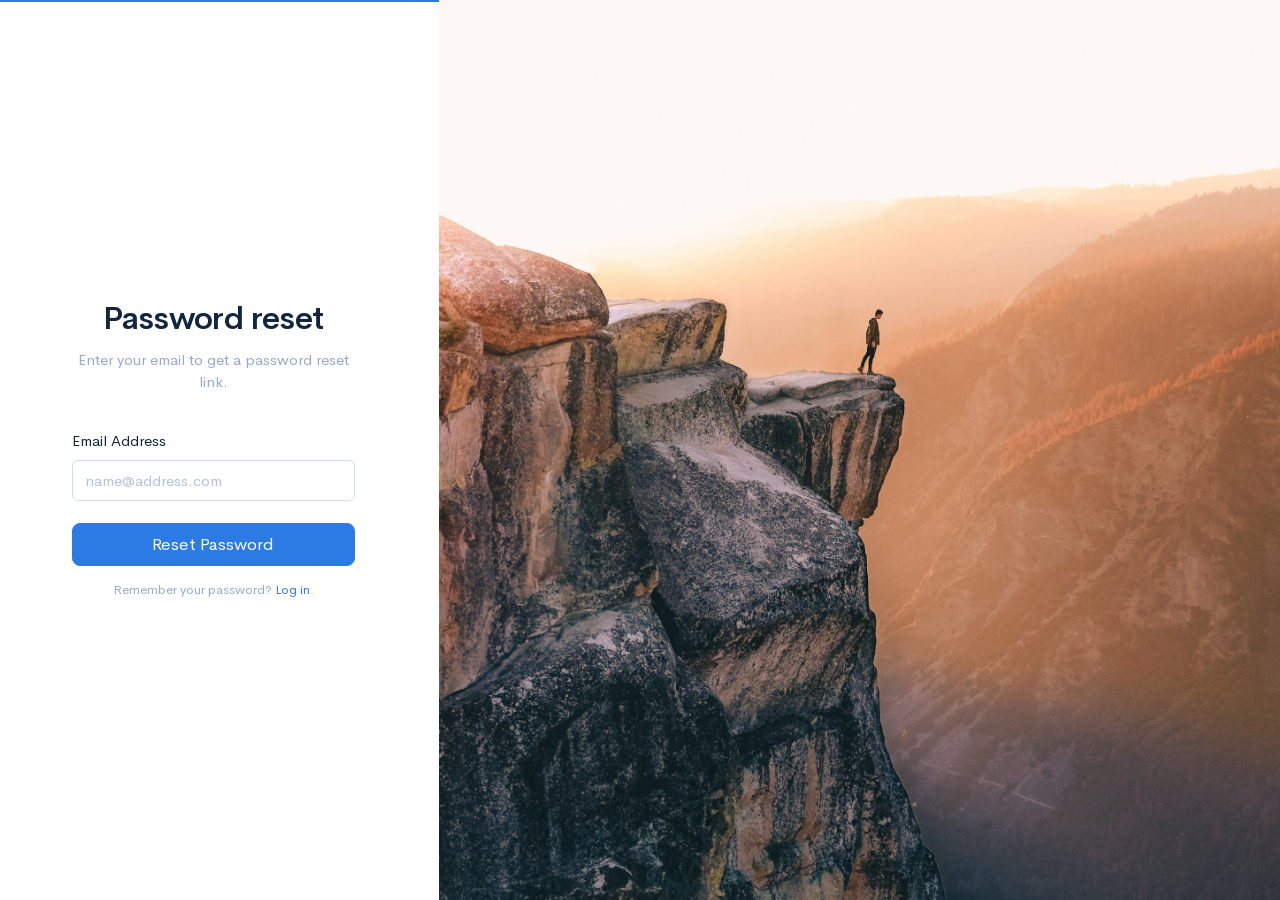
<file: password-reset-cover.html>
<!doctype html>
<html lang="en">
  <head>
    <meta charset="utf-8">
    <meta name="viewport" content="width=device-width, initial-scale=1, shrink-to-fit=no">
    <meta name="description" content="A fully featured admin theme which can be used to build CRM, CMS, etc.">

    <!-- Libs CSS -->
    <link rel="stylesheet" href="assets/fonts/feather/feather.min.css">
    <link rel="stylesheet" href="assets/libs/highlight.js/styles/vs2015.css">
    <link rel="stylesheet" href="assets/libs/quill/dist/quill.core.css">
    <link rel="stylesheet" href="assets/libs/select2/dist/css/select2.min.css">
    <link rel="stylesheet" href="assets/libs/flatpickr/dist/flatpickr.min.css">

    <!-- Theme CSS -->
      
    <link rel="stylesheet" href="assets/css/theme.min.css" id="stylesheetLight">

    <link rel="stylesheet" href="assets/css/theme-dark.min.css" id="stylesheetDark">

    <style>body { display: none; }</style>
    

    <title>Dashkit</title>
  </head>
  <body class="d-flex align-items-center bg-auth border-top border-top-2 border-primary">

    <!-- CONTENT
    ================================================== -->
    <div class="container-fluid">
      <div class="row align-items-center justify-content-center">
        <div class="col-12 col-md-5 col-lg-6 col-xl-4 px-lg-6 my-5">
              
          <!-- Heading -->
          <h1 class="display-4 text-center mb-3">
            Password reset
          </h1>
          
          <!-- Subheading -->
          <p class="text-muted text-center mb-5">
            Enter your email to get a password reset link.
          </p>
          
          <!-- Form -->
          <form>

            <!-- Email address -->
            <div class="form-group">

              <!-- Label -->
              <label>Email Address</label>

              <!-- Input -->
              <input type="email" class="form-control" placeholder="name@address.com">

            </div>

            <!-- Submit -->
            <button class="btn btn-lg btn-block btn-primary mb-3">
              Reset Password
            </button>

            <!-- Link -->
            <div class="text-center">
              <small class="text-muted text-center">
                Remember your password? <a href="sign-in-cover.html">Log in</a>.
              </small>
            </div>
            
          </form>

        </div>
        <div class="col-12 col-md-7 col-lg-6 col-xl-8 d-none d-lg-block">
          
          <!-- Image -->
          <div class="bg-cover vh-100 mt-n1 mr-n3" style="background-image: url(assets/img/covers/auth-side-cover.jpg)"></div>

        </div>
      </div> <!-- / .row -->
    </div>

    <!-- JAVASCRIPT
    ================================================== -->
    <!-- Libs JS -->
    <script src="assets/libs/jquery/dist/jquery.min.js"></script>
    <script src="assets/libs/bootstrap/dist/js/bootstrap.bundle.min.js"></script>
    <script src="assets/libs/chart.js/dist/Chart.min.js"></script>
    <script src="assets/libs/highlightjs/highlight.pack.min.js"></script>
    <script src="assets/libs/flatpickr/dist/flatpickr.min.js"></script>
    <script src="assets/libs/jquery-mask-plugin/dist/jquery.mask.min.js"></script>
    <script src="assets/libs/list.js/dist/list.min.js"></script>
    <script src="assets/libs/quill/dist/quill.min.js"></script>
    <script src="assets/libs/dropzone/dist/min/dropzone.min.js"></script>
    <script src="assets/libs/select2/dist/js/select2.min.js"></script>
    <script src="assets/libs/chart.js/Chart.extension.min.js"></script>

    <!-- Theme JS -->
    <script src="assets/js/theme.min.js"></script>

  </body>
</html>
</file>
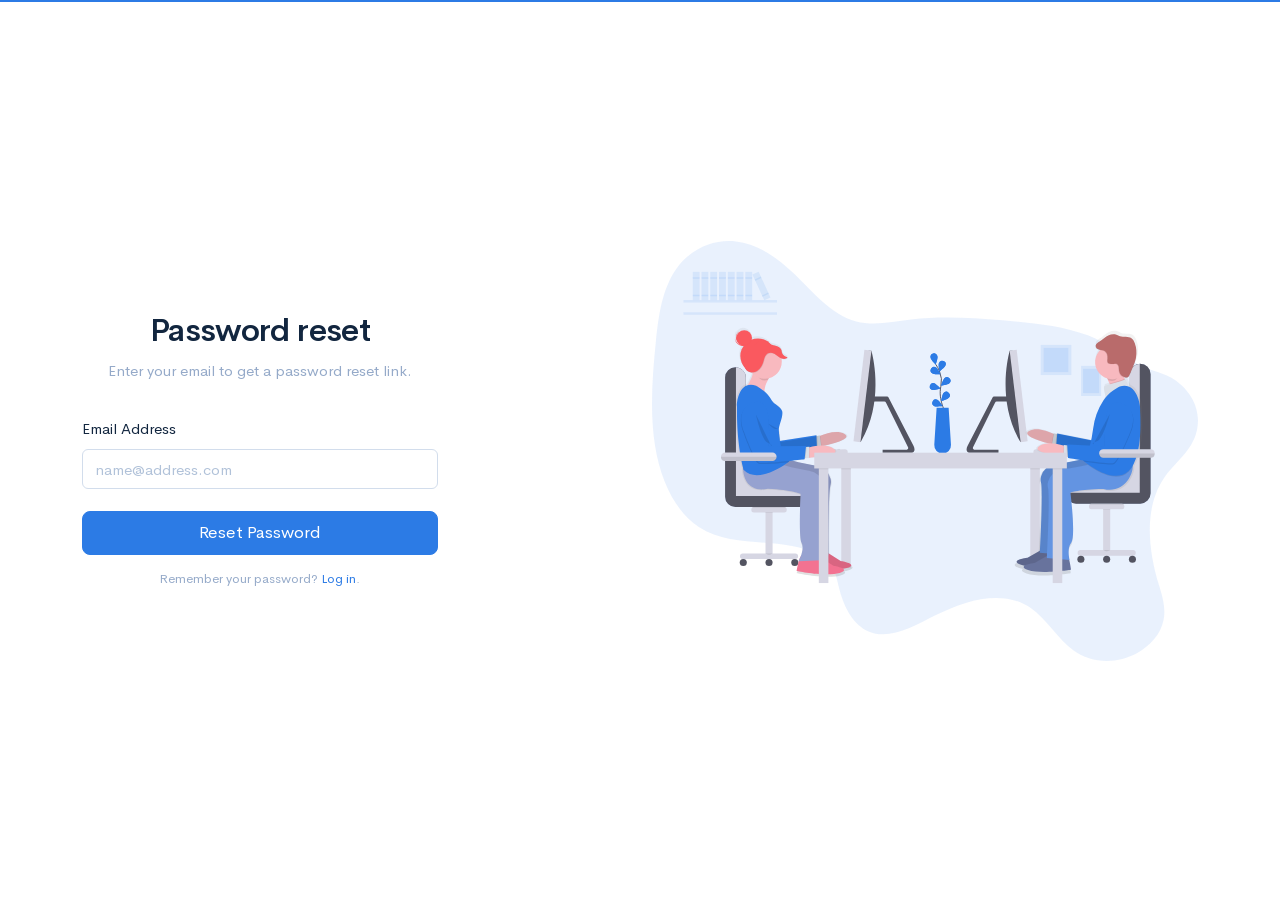
<file: password-reset-illustration.html>
<!doctype html>
<html lang="en">
  <head>
    <meta charset="utf-8">
    <meta name="viewport" content="width=device-width, initial-scale=1, shrink-to-fit=no">
    <meta name="description" content="A fully featured admin theme which can be used to build CRM, CMS, etc.">

    <!-- Libs CSS -->
    <link rel="stylesheet" href="assets/fonts/feather/feather.min.css">
    <link rel="stylesheet" href="assets/libs/highlight.js/styles/vs2015.css">
    <link rel="stylesheet" href="assets/libs/quill/dist/quill.core.css">
    <link rel="stylesheet" href="assets/libs/select2/dist/css/select2.min.css">
    <link rel="stylesheet" href="assets/libs/flatpickr/dist/flatpickr.min.css">

    <!-- Theme CSS -->
      
    <link rel="stylesheet" href="assets/css/theme.min.css" id="stylesheetLight">

    <link rel="stylesheet" href="assets/css/theme-dark.min.css" id="stylesheetDark">

    <style>body { display: none; }</style>
    

    <title>Dashkit</title>
  </head>
  <body class="d-flex align-items-center bg-auth border-top border-top-2 border-primary">

    <!-- CONTENT
    ================================================== -->
    <div class="container">
      <div class="row align-items-center">
        <div class="col-12 col-md-6 offset-xl-2 offset-md-1 order-md-2 mb-5 mb-md-0">

          <!-- Image -->
          <div class="text-center">
            <img src="assets/img/illustrations/coworking.svg" alt="..." class="img-fluid">
          </div>

        </div>
        <div class="col-12 col-md-5 col-xl-4 order-md-1 my-5">
          
          <!-- Heading -->
          <h1 class="display-4 text-center mb-3">
            Password reset
          </h1>
          
          <!-- Subheading -->
          <p class="text-muted text-center mb-5">
            Enter your email to get a password reset link.
          </p>
          
          <!-- Form -->
          <form>

            <!-- Email address -->
            <div class="form-group">

              <!-- Label -->
              <label>Email Address</label>

              <!-- Input -->
              <input type="email" class="form-control" placeholder="name@address.com">

            </div>

            <!-- Submit -->
            <button class="btn btn-lg btn-block btn-primary mb-3">
              Reset Password
            </button>

            <!-- Link -->
            <div class="text-center">
              <small class="text-muted text-center">
                Remember your password? <a href="sign-in-illustration.html">Log in</a>.
              </small>
            </div>
            
          </form>

        </div>
      </div> <!-- / .row -->
    </div> <!-- / .container -->

    <!-- JAVASCRIPT
    ================================================== -->
    <!-- Libs JS -->
    <script src="assets/libs/jquery/dist/jquery.min.js"></script>
    <script src="assets/libs/bootstrap/dist/js/bootstrap.bundle.min.js"></script>
    <script src="assets/libs/chart.js/dist/Chart.min.js"></script>
    <script src="assets/libs/highlightjs/highlight.pack.min.js"></script>
    <script src="assets/libs/flatpickr/dist/flatpickr.min.js"></script>
    <script src="assets/libs/jquery-mask-plugin/dist/jquery.mask.min.js"></script>
    <script src="assets/libs/list.js/dist/list.min.js"></script>
    <script src="assets/libs/quill/dist/quill.min.js"></script>
    <script src="assets/libs/dropzone/dist/min/dropzone.min.js"></script>
    <script src="assets/libs/select2/dist/js/select2.min.js"></script>
    <script src="assets/libs/chart.js/Chart.extension.min.js"></script>

    <!-- Theme JS -->
    <script src="assets/js/theme.min.js"></script>

  </body>
</html>
</file>
<file: assets/libs/highlight.js/styles/vs2015.css>
/*
 * Visual Studio 2015 dark style
 * Author: Nicolas LLOBERA <nllobera@gmail.com>
 */

.hljs {
  display: block;
  overflow-x: auto;
  padding: 0.5em;
  background: #1E1E1E;
  color: #DCDCDC;
}

.hljs-keyword,
.hljs-literal,
.hljs-symbol,
.hljs-name {
  color: #569CD6;
}
.hljs-link {
  color: #569CD6;
  text-decoration: underline;
}

.hljs-built_in,
.hljs-type {
  color: #4EC9B0;
}

.hljs-number,
.hljs-class {
  color: #B8D7A3;
}

.hljs-string,
.hljs-meta-string {
  color: #D69D85;
}

.hljs-regexp,
.hljs-template-tag {
  color: #9A5334;
}

.hljs-subst,
.hljs-function,
.hljs-title,
.hljs-params,
.hljs-formula {
  color: #DCDCDC;
}

.hljs-comment,
.hljs-quote {
  color: #57A64A;
  font-style: italic;
}

.hljs-doctag {
  color: #608B4E;
}

.hljs-meta,
.hljs-meta-keyword,
.hljs-tag {
  color: #9B9B9B;
}

.hljs-variable,
.hljs-template-variable {
  color: #BD63C5;
}

.hljs-attr,
.hljs-attribute,
.hljs-builtin-name {
  color: #9CDCFE;
}

.hljs-section {
  color: gold;
}

.hljs-emphasis {
  font-style: italic;
}

.hljs-strong {
  font-weight: bold;
}

/*.hljs-code {
  font-family:'Monospace';
}*/

.hljs-bullet,
.hljs-selector-tag,
.hljs-selector-id,
.hljs-selector-class,
.hljs-selector-attr,
.hljs-selector-pseudo {
  color: #D7BA7D;
}

.hljs-addition {
  background-color: #144212;
  display: inline-block;
  width: 100%;
}

.hljs-deletion {
  background-color: #600;
  display: inline-block;
  width: 100%;
}
</file>
<file: assets/libs/quill/dist/quill.core.css>
/*!
 * Quill Editor v1.3.6
 * https://quilljs.com/
 * Copyright (c) 2014, Jason Chen
 * Copyright (c) 2013, salesforce.com
 */
.ql-container {
  box-sizing: border-box;
  font-family: Helvetica, Arial, sans-serif;
  font-size: 13px;
  height: 100%;
  margin: 0px;
  position: relative;
}
.ql-container.ql-disabled .ql-tooltip {
  visibility: hidden;
}
.ql-container.ql-disabled .ql-editor ul[data-checked] > li::before {
  pointer-events: none;
}
.ql-clipboard {
  left: -100000px;
  height: 1px;
  overflow-y: hidden;
  position: absolute;
  top: 50%;
}
.ql-clipboard p {
  margin: 0;
  padding: 0;
}
.ql-editor {
  box-sizing: border-box;
  line-height: 1.42;
  height: 100%;
  outline: none;
  overflow-y: auto;
  padding: 12px 15px;
  tab-size: 4;
  -moz-tab-size: 4;
  text-align: left;
  white-space: pre-wrap;
  word-wrap: break-word;
}
.ql-editor > * {
  cursor: text;
}
.ql-editor p,
.ql-editor ol,
.ql-editor ul,
.ql-editor pre,
.ql-editor blockquote,
.ql-editor h1,
.ql-editor h2,
.ql-editor h3,
.ql-editor h4,
.ql-editor h5,
.ql-editor h6 {
  margin: 0;
  padding: 0;
  counter-reset: list-1 list-2 list-3 list-4 list-5 list-6 list-7 list-8 list-9;
}
.ql-editor ol,
.ql-editor ul {
  padding-left: 1.5em;
}
.ql-editor ol > li,
.ql-editor ul > li {
  list-style-type: none;
}
.ql-editor ul > li::before {
  content: '\2022';
}
.ql-editor ul[data-checked=true],
.ql-editor ul[data-checked=false] {
  pointer-events: none;
}
.ql-editor ul[data-checked=true] > li *,
.ql-editor ul[data-checked=false] > li * {
  pointer-events: all;
}
.ql-editor ul[data-checked=true] > li::before,
.ql-editor ul[data-checked=false] > li::before {
  color: #777;
  cursor: pointer;
  pointer-events: all;
}
.ql-editor ul[data-checked=true] > li::before {
  content: '\2611';
}
.ql-editor ul[data-checked=false] > li::before {
  content: '\2610';
}
.ql-editor li::before {
  display: inline-block;
  white-space: nowrap;
  width: 1.2em;
}
.ql-editor li:not(.ql-direction-rtl)::before {
  margin-left: -1.5em;
  margin-right: 0.3em;
  text-align: right;
}
.ql-editor li.ql-direction-rtl::before {
  margin-left: 0.3em;
  margin-right: -1.5em;
}
.ql-editor ol li:not(.ql-direction-rtl),
.ql-editor ul li:not(.ql-direction-rtl) {
  padding-left: 1.5em;
}
.ql-editor ol li.ql-direction-rtl,
.ql-editor ul li.ql-direction-rtl {
  padding-right: 1.5em;
}
.ql-editor ol li {
  counter-reset: list-1 list-2 list-3 list-4 list-5 list-6 list-7 list-8 list-9;
  counter-increment: list-0;
}
.ql-editor ol li:before {
  content: counter(list-0, decimal) '. ';
}
.ql-editor ol li.ql-indent-1 {
  counter-increment: list-1;
}
.ql-editor ol li.ql-indent-1:before {
  content: counter(list-1, lower-alpha) '. ';
}
.ql-editor ol li.ql-indent-1 {
  counter-reset: list-2 list-3 list-4 list-5 list-6 list-7 list-8 list-9;
}
.ql-editor ol li.ql-indent-2 {
  counter-increment: list-2;
}
.ql-editor ol li.ql-indent-2:before {
  content: counter(list-2, lower-roman) '. ';
}
.ql-editor ol li.ql-indent-2 {
  counter-reset: list-3 list-4 list-5 list-6 list-7 list-8 list-9;
}
.ql-editor ol li.ql-indent-3 {
  counter-increment: list-3;
}
.ql-editor ol li.ql-indent-3:before {
  content: counter(list-3, decimal) '. ';
}
.ql-editor ol li.ql-indent-3 {
  counter-reset: list-4 list-5 list-6 list-7 list-8 list-9;
}
.ql-editor ol li.ql-indent-4 {
  counter-increment: list-4;
}
.ql-editor ol li.ql-indent-4:before {
  content: counter(list-4, lower-alpha) '. ';
}
.ql-editor ol li.ql-indent-4 {
  counter-reset: list-5 list-6 list-7 list-8 list-9;
}
.ql-editor ol li.ql-indent-5 {
  counter-increment: list-5;
}
.ql-editor ol li.ql-indent-5:before {
  content: counter(list-5, lower-roman) '. ';
}
.ql-editor ol li.ql-indent-5 {
  counter-reset: list-6 list-7 list-8 list-9;
}
.ql-editor ol li.ql-indent-6 {
  counter-increment: list-6;
}
.ql-editor ol li.ql-indent-6:before {
  content: counter(list-6, decimal) '. ';
}
.ql-editor ol li.ql-indent-6 {
  counter-reset: list-7 list-8 list-9;
}
.ql-editor ol li.ql-indent-7 {
  counter-increment: list-7;
}
.ql-editor ol li.ql-indent-7:before {
  content: counter(list-7, lower-alpha) '. ';
}
.ql-editor ol li.ql-indent-7 {
  counter-reset: list-8 list-9;
}
.ql-editor ol li.ql-indent-8 {
  counter-increment: list-8;
}
.ql-editor ol li.ql-indent-8:before {
  content: counter(list-8, lower-roman) '. ';
}
.ql-editor ol li.ql-indent-8 {
  counter-reset: list-9;
}
.ql-editor ol li.ql-indent-9 {
  counter-increment: list-9;
}
.ql-editor ol li.ql-indent-9:before {
  content: counter(list-9, decimal) '. ';
}
.ql-editor .ql-indent-1:not(.ql-direction-rtl) {
  padding-left: 3em;
}
.ql-editor li.ql-indent-1:not(.ql-direction-rtl) {
  padding-left: 4.5em;
}
.ql-editor .ql-indent-1.ql-direction-rtl.ql-align-right {
  padding-right: 3em;
}
.ql-editor li.ql-indent-1.ql-direction-rtl.ql-align-right {
  padding-right: 4.5em;
}
.ql-editor .ql-indent-2:not(.ql-direction-rtl) {
  padding-left: 6em;
}
.ql-editor li.ql-indent-2:not(.ql-direction-rtl) {
  padding-left: 7.5em;
}
.ql-editor .ql-indent-2.ql-direction-rtl.ql-align-right {
  padding-right: 6em;
}
.ql-editor li.ql-indent-2.ql-direction-rtl.ql-align-right {
  padding-right: 7.5em;
}
.ql-editor .ql-indent-3:not(.ql-direction-rtl) {
  padding-left: 9em;
}
.ql-editor li.ql-indent-3:not(.ql-direction-rtl) {
  padding-left: 10.5em;
}
.ql-editor .ql-indent-3.ql-direction-rtl.ql-align-right {
  padding-right: 9em;
}
.ql-editor li.ql-indent-3.ql-direction-rtl.ql-align-right {
  padding-right: 10.5em;
}
.ql-editor .ql-indent-4:not(.ql-direction-rtl) {
  padding-left: 12em;
}
.ql-editor li.ql-indent-4:not(.ql-direction-rtl) {
  padding-left: 13.5em;
}
.ql-editor .ql-indent-4.ql-direction-rtl.ql-align-right {
  padding-right: 12em;
}
.ql-editor li.ql-indent-4.ql-direction-rtl.ql-align-right {
  padding-right: 13.5em;
}
.ql-editor .ql-indent-5:not(.ql-direction-rtl) {
  padding-left: 15em;
}
.ql-editor li.ql-indent-5:not(.ql-direction-rtl) {
  padding-left: 16.5em;
}
.ql-editor .ql-indent-5.ql-direction-rtl.ql-align-right {
  padding-right: 15em;
}
.ql-editor li.ql-indent-5.ql-direction-rtl.ql-align-right {
  padding-right: 16.5em;
}
.ql-editor .ql-indent-6:not(.ql-direction-rtl) {
  padding-left: 18em;
}
.ql-editor li.ql-indent-6:not(.ql-direction-rtl) {
  padding-left: 19.5em;
}
.ql-editor .ql-indent-6.ql-direction-rtl.ql-align-right {
  padding-right: 18em;
}
.ql-editor li.ql-indent-6.ql-direction-rtl.ql-align-right {
  padding-right: 19.5em;
}
.ql-editor .ql-indent-7:not(.ql-direction-rtl) {
  padding-left: 21em;
}
.ql-editor li.ql-indent-7:not(.ql-direction-rtl) {
  padding-left: 22.5em;
}
.ql-editor .ql-indent-7.ql-direction-rtl.ql-align-right {
  padding-right: 21em;
}
.ql-editor li.ql-indent-7.ql-direction-rtl.ql-align-right {
  padding-right: 22.5em;
}
.ql-editor .ql-indent-8:not(.ql-direction-rtl) {
  padding-left: 24em;
}
.ql-editor li.ql-indent-8:not(.ql-direction-rtl) {
  padding-left: 25.5em;
}
.ql-editor .ql-indent-8.ql-direction-rtl.ql-align-right {
  padding-right: 24em;
}
.ql-editor li.ql-indent-8.ql-direction-rtl.ql-align-right {
  padding-right: 25.5em;
}
.ql-editor .ql-indent-9:not(.ql-direction-rtl) {
  padding-left: 27em;
}
.ql-editor li.ql-indent-9:not(.ql-direction-rtl) {
  padding-left: 28.5em;
}
.ql-editor .ql-indent-9.ql-direction-rtl.ql-align-right {
  padding-right: 27em;
}
.ql-editor li.ql-indent-9.ql-direction-rtl.ql-align-right {
  padding-right: 28.5em;
}
.ql-editor .ql-video {
  display: block;
  max-width: 100%;
}
.ql-editor .ql-video.ql-align-center {
  margin: 0 auto;
}
.ql-editor .ql-video.ql-align-right {
  margin: 0 0 0 auto;
}
.ql-editor .ql-bg-black {
  background-color: #000;
}
.ql-editor .ql-bg-red {
  background-color: #e60000;
}
.ql-editor .ql-bg-orange {
  background-color: #f90;
}
.ql-editor .ql-bg-yellow {
  background-color: #ff0;
}
.ql-editor .ql-bg-green {
  background-color: #008a00;
}
.ql-editor .ql-bg-blue {
  background-color: #06c;
}
.ql-editor .ql-bg-purple {
  background-color: #93f;
}
.ql-editor .ql-color-white {
  color: #fff;
}
.ql-editor .ql-color-red {
  color: #e60000;
}
.ql-editor .ql-color-orange {
  color: #f90;
}
.ql-editor .ql-color-yellow {
  color: #ff0;
}
.ql-editor .ql-color-green {
  color: #008a00;
}
.ql-editor .ql-color-blue {
  color: #06c;
}
.ql-editor .ql-color-purple {
  color: #93f;
}
.ql-editor .ql-font-serif {
  font-family: Georgia, Times New Roman, serif;
}
.ql-editor .ql-font-monospace {
  font-family: Monaco, Courier New, monospace;
}
.ql-editor .ql-size-small {
  font-size: 0.75em;
}
.ql-editor .ql-size-large {
  font-size: 1.5em;
}
.ql-editor .ql-size-huge {
  font-size: 2.5em;
}
.ql-editor .ql-direction-rtl {
  direction: rtl;
  text-align: inherit;
}
.ql-editor .ql-align-center {
  text-align: center;
}
.ql-editor .ql-align-justify {
  text-align: justify;
}
.ql-editor .ql-align-right {
  text-align: right;
}
.ql-editor.ql-blank::before {
  color: rgba(0,0,0,0.6);
  content: attr(data-placeholder);
  font-style: italic;
  left: 15px;
  pointer-events: none;
  position: absolute;
  right: 15px;
}
</file>
<file: assets/fonts/feather/feather.min.css>
@font-face{font-family:Feather;src:url(fonts/Feather.ttf?sdxovp) format("truetype"),url(fonts/Feather.woff?sdxovp) format("woff"),url(fonts/Feather.svg?sdxovp#Feather) format("svg");font-weight:400;font-style:normal}.fe{font-family:Feather!important;speak:none;font-style:normal;font-weight:400;font-variant:normal;text-transform:none;line-height:1;-webkit-font-smoothing:antialiased;-moz-osx-font-smoothing:grayscale}.fe-activity:before{content:"\e900"}.fe-airplay:before{content:"\e901"}.fe-alert-circle:before{content:"\e902"}.fe-alert-octagon:before{content:"\e903"}.fe-alert-triangle:before{content:"\e904"}.fe-align-center:before{content:"\e905"}.fe-align-justify:before{content:"\e906"}.fe-align-left:before{content:"\e907"}.fe-align-right:before{content:"\e908"}.fe-anchor:before{content:"\e909"}.fe-aperture:before{content:"\e90a"}.fe-archive:before{content:"\e90b"}.fe-arrow-down:before{content:"\e90c"}.fe-arrow-down-circle:before{content:"\e90d"}.fe-arrow-down-left:before{content:"\e90e"}.fe-arrow-down-right:before{content:"\e90f"}.fe-arrow-left:before{content:"\e910"}.fe-arrow-left-circle:before{content:"\e911"}.fe-arrow-right:before{content:"\e912"}.fe-arrow-right-circle:before{content:"\e913"}.fe-arrow-up:before{content:"\e914"}.fe-arrow-up-circle:before{content:"\e915"}.fe-arrow-up-left:before{content:"\e916"}.fe-arrow-up-right:before{content:"\e917"}.fe-at-sign:before{content:"\e918"}.fe-award:before{content:"\e919"}.fe-bar-chart:before{content:"\e91a"}.fe-bar-chart-2:before{content:"\e91b"}.fe-battery:before{content:"\e91c"}.fe-battery-charging:before{content:"\e91d"}.fe-bell:before{content:"\e91e"}.fe-bell-off:before{content:"\e91f"}.fe-bluetooth:before{content:"\e920"}.fe-bold:before{content:"\e921"}.fe-book:before{content:"\e922"}.fe-book-open:before{content:"\e923"}.fe-bookmark:before{content:"\e924"}.fe-box:before{content:"\e925"}.fe-briefcase:before{content:"\e926"}.fe-calendar:before{content:"\e927"}.fe-camera:before{content:"\e928"}.fe-camera-off:before{content:"\e929"}.fe-cast:before{content:"\e92a"}.fe-check:before{content:"\e92b"}.fe-check-circle:before{content:"\e92c"}.fe-check-square:before{content:"\e92d"}.fe-chevron-down:before{content:"\e92e"}.fe-chevron-left:before{content:"\e92f"}.fe-chevron-right:before{content:"\e930"}.fe-chevron-up:before{content:"\e931"}.fe-chevrons-down:before{content:"\e932"}.fe-chevrons-left:before{content:"\e933"}.fe-chevrons-right:before{content:"\e934"}.fe-chevrons-up:before{content:"\e935"}.fe-chrome:before{content:"\e936"}.fe-circle:before{content:"\e937"}.fe-clipboard:before{content:"\e938"}.fe-clock:before{content:"\e939"}.fe-cloud:before{content:"\e93a"}.fe-cloud-drizzle:before{content:"\e93b"}.fe-cloud-lightning:before{content:"\e93c"}.fe-cloud-off:before{content:"\e93d"}.fe-cloud-rain:before{content:"\e93e"}.fe-cloud-snow:before{content:"\e93f"}.fe-code:before{content:"\e940"}.fe-codepen:before{content:"\e941"}.fe-command:before{content:"\e942"}.fe-compass:before{content:"\e943"}.fe-copy:before{content:"\e944"}.fe-corner-down-left:before{content:"\e945"}.fe-corner-down-right:before{content:"\e946"}.fe-corner-left-down:before{content:"\e947"}.fe-corner-left-up:before{content:"\e948"}.fe-corner-right-down:before{content:"\e949"}.fe-corner-right-up:before{content:"\e94a"}.fe-corner-up-left:before{content:"\e94b"}.fe-corner-up-right:before{content:"\e94c"}.fe-cpu:before{content:"\e94d"}.fe-credit-card:before{content:"\e94e"}.fe-crop:before{content:"\e94f"}.fe-crosshair:before{content:"\e950"}.fe-database:before{content:"\e951"}.fe-delete:before{content:"\e952"}.fe-disc:before{content:"\e953"}.fe-dollar-sign:before{content:"\e954"}.fe-download:before{content:"\e955"}.fe-download-cloud:before{content:"\e956"}.fe-droplet:before{content:"\e957"}.fe-edit:before{content:"\e958"}.fe-edit-2:before{content:"\e959"}.fe-edit-3:before{content:"\e95a"}.fe-external-link:before{content:"\e95b"}.fe-eye:before{content:"\e95c"}.fe-eye-off:before{content:"\e95d"}.fe-facebook:before{content:"\e95e"}.fe-fast-forward:before{content:"\e95f"}.fe-feather:before{content:"\e960"}.fe-file:before{content:"\e961"}.fe-file-minus:before{content:"\e962"}.fe-file-plus:before{content:"\e963"}.fe-file-text:before{content:"\e964"}.fe-film:before{content:"\e965"}.fe-filter:before{content:"\e966"}.fe-flag:before{content:"\e967"}.fe-folder:before{content:"\e968"}.fe-folder-minus:before{content:"\e969"}.fe-folder-plus:before{content:"\e96a"}.fe-gift:before{content:"\e96b"}.fe-git-branch:before{content:"\e96c"}.fe-git-commit:before{content:"\e96d"}.fe-git-merge:before{content:"\e96e"}.fe-git-pull-request:before{content:"\e96f"}.fe-github:before{content:"\e970"}.fe-gitlab:before{content:"\e971"}.fe-globe:before{content:"\e972"}.fe-grid:before{content:"\e973"}.fe-hard-drive:before{content:"\e974"}.fe-hash:before{content:"\e975"}.fe-headphones:before{content:"\e976"}.fe-heart:before{content:"\e977"}.fe-help-circle:before{content:"\e978"}.fe-home:before{content:"\e979"}.fe-image:before{content:"\e97a"}.fe-inbox:before{content:"\e97b"}.fe-info:before{content:"\e97c"}.fe-instagram:before{content:"\e97d"}.fe-italic:before{content:"\e97e"}.fe-layers:before{content:"\e97f"}.fe-layout:before{content:"\e980"}.fe-life-buoy:before{content:"\e981"}.fe-link:before{content:"\e982"}.fe-link-2:before{content:"\e983"}.fe-linkedin:before{content:"\e984"}.fe-list:before{content:"\e985"}.fe-loader:before{content:"\e986"}.fe-lock:before{content:"\e987"}.fe-log-in:before{content:"\e988"}.fe-log-out:before{content:"\e989"}.fe-mail:before{content:"\e98a"}.fe-map:before{content:"\e98b"}.fe-map-pin:before{content:"\e98c"}.fe-maximize:before{content:"\e98d"}.fe-maximize-2:before{content:"\e98e"}.fe-menu:before{content:"\e98f"}.fe-message-circle:before{content:"\e990"}.fe-message-square:before{content:"\e991"}.fe-mic:before{content:"\e992"}.fe-mic-off:before{content:"\e993"}.fe-minimize:before{content:"\e994"}.fe-minimize-2:before{content:"\e995"}.fe-minus:before{content:"\e996"}.fe-minus-circle:before{content:"\e997"}.fe-minus-square:before{content:"\e998"}.fe-monitor:before{content:"\e999"}.fe-moon:before{content:"\e99a"}.fe-more-horizontal:before{content:"\e99b"}.fe-more-vertical:before{content:"\e99c"}.fe-move:before{content:"\e99d"}.fe-music:before{content:"\e99e"}.fe-navigation:before{content:"\e99f"}.fe-navigation-2:before{content:"\e9a0"}.fe-octagon:before{content:"\e9a1"}.fe-package:before{content:"\e9a2"}.fe-paperclip:before{content:"\e9a3"}.fe-pause:before{content:"\e9a4"}.fe-pause-circle:before{content:"\e9a5"}.fe-percent:before{content:"\e9a6"}.fe-phone:before{content:"\e9a7"}.fe-phone-call:before{content:"\e9a8"}.fe-phone-forwarded:before{content:"\e9a9"}.fe-phone-incoming:before{content:"\e9aa"}.fe-phone-missed:before{content:"\e9ab"}.fe-phone-off:before{content:"\e9ac"}.fe-phone-outgoing:before{content:"\e9ad"}.fe-pie-chart:before{content:"\e9ae"}.fe-play:before{content:"\e9af"}.fe-play-circle:before{content:"\e9b0"}.fe-plus:before{content:"\e9b1"}.fe-plus-circle:before{content:"\e9b2"}.fe-plus-square:before{content:"\e9b3"}.fe-pocket:before{content:"\e9b4"}.fe-power:before{content:"\e9b5"}.fe-printer:before{content:"\e9b6"}.fe-radio:before{content:"\e9b7"}.fe-refresh-ccw:before{content:"\e9b8"}.fe-refresh-cw:before{content:"\e9b9"}.fe-repeat:before{content:"\e9ba"}.fe-rewind:before{content:"\e9bb"}.fe-rotate-ccw:before{content:"\e9bc"}.fe-rotate-cw:before{content:"\e9bd"}.fe-rss:before{content:"\e9be"}.fe-save:before{content:"\e9bf"}.fe-scissors:before{content:"\e9c0"}.fe-search:before{content:"\e9c1"}.fe-send:before{content:"\e9c2"}.fe-server:before{content:"\e9c3"}.fe-settings:before{content:"\e9c4"}.fe-share:before{content:"\e9c5"}.fe-share-2:before{content:"\e9c6"}.fe-shield:before{content:"\e9c7"}.fe-shield-off:before{content:"\e9c8"}.fe-shopping-bag:before{content:"\e9c9"}.fe-shopping-cart:before{content:"\e9ca"}.fe-shuffle:before{content:"\e9cb"}.fe-sidebar:before{content:"\e9cc"}.fe-skip-back:before{content:"\e9cd"}.fe-skip-forward:before{content:"\e9ce"}.fe-slack:before{content:"\e9cf"}.fe-slash:before{content:"\e9d0"}.fe-sliders:before{content:"\e9d1"}.fe-smartphone:before{content:"\e9d2"}.fe-speaker:before{content:"\e9d3"}.fe-square:before{content:"\e9d4"}.fe-star:before{content:"\e9d5"}.fe-stop-circle:before{content:"\e9d6"}.fe-sun:before{content:"\e9d7"}.fe-sunrise:before{content:"\e9d8"}.fe-sunset:before{content:"\e9d9"}.fe-tablet:before{content:"\e9da"}.fe-tag:before{content:"\e9db"}.fe-target:before{content:"\e9dc"}.fe-terminal:before{content:"\e9dd"}.fe-thermometer:before{content:"\e9de"}.fe-thumbs-down:before{content:"\e9df"}.fe-thumbs-up:before{content:"\e9e0"}.fe-toggle-left:before{content:"\e9e1"}.fe-toggle-right:before{content:"\e9e2"}.fe-trash:before{content:"\e9e3"}.fe-trash-2:before{content:"\e9e4"}.fe-trending-down:before{content:"\e9e5"}.fe-trending-up:before{content:"\e9e6"}.fe-triangle:before{content:"\e9e7"}.fe-truck:before{content:"\e9e8"}.fe-tv:before{content:"\e9e9"}.fe-twitter:before{content:"\e9ea"}.fe-type:before{content:"\e9eb"}.fe-umbrella:before{content:"\e9ec"}.fe-underline:before{content:"\e9ed"}.fe-unlock:before{content:"\e9ee"}.fe-upload:before{content:"\e9ef"}.fe-upload-cloud:before{content:"\e9f0"}.fe-user:before{content:"\e9f1"}.fe-user-check:before{content:"\e9f2"}.fe-user-minus:before{content:"\e9f3"}.fe-user-plus:before{content:"\e9f4"}.fe-user-x:before{content:"\e9f5"}.fe-users:before{content:"\e9f6"}.fe-video:before{content:"\e9f7"}.fe-video-off:before{content:"\e9f8"}.fe-voicemail:before{content:"\e9f9"}.fe-volume:before{content:"\e9fa"}.fe-volume-1:before{content:"\e9fb"}.fe-volume-2:before{content:"\e9fc"}.fe-volume-x:before{content:"\e9fd"}.fe-watch:before{content:"\e9fe"}.fe-wifi:before{content:"\e9ff"}.fe-wifi-off:before{content:"\ea00"}.fe-wind:before{content:"\ea01"}.fe-x:before{content:"\ea02"}.fe-x-circle:before{content:"\ea03"}.fe-x-square:before{content:"\ea04"}.fe-youtube:before{content:"\ea05"}.fe-zap:before{content:"\ea06"}.fe-zap-off:before{content:"\ea07"}.fe-zoom-in:before{content:"\ea08"}.fe-zoom-out:before{content:"\ea09"}
</file>
<file: assets/libs/flatpickr/dist/flatpickr.min.css>
.flatpickr-calendar{background:transparent;opacity:0;display:none;text-align:center;visibility:hidden;padding:0;-webkit-animation:none;animation:none;direction:ltr;border:0;font-size:14px;line-height:24px;border-radius:5px;position:absolute;width:307.875px;-webkit-box-sizing:border-box;box-sizing:border-box;-ms-touch-action:manipulation;touch-action:manipulation;background:#fff;-webkit-box-shadow:1px 0 0 #e6e6e6,-1px 0 0 #e6e6e6,0 1px 0 #e6e6e6,0 -1px 0 #e6e6e6,0 3px 13px rgba(0,0,0,0.08);box-shadow:1px 0 0 #e6e6e6,-1px 0 0 #e6e6e6,0 1px 0 #e6e6e6,0 -1px 0 #e6e6e6,0 3px 13px rgba(0,0,0,0.08);}.flatpickr-calendar.open,.flatpickr-calendar.inline{opacity:1;max-height:640px;visibility:visible}.flatpickr-calendar.open{display:inline-block;z-index:99999}.flatpickr-calendar.animate.open{-webkit-animation:fpFadeInDown 300ms cubic-bezier(.23,1,.32,1);animation:fpFadeInDown 300ms cubic-bezier(.23,1,.32,1)}.flatpickr-calendar.inline{display:block;position:relative;top:2px}.flatpickr-calendar.static{position:absolute;top:calc(100% + 2px);}.flatpickr-calendar.static.open{z-index:999;display:block}.flatpickr-calendar.multiMonth .flatpickr-days .dayContainer:nth-child(n+1) .flatpickr-day.inRange:nth-child(7n+7){-webkit-box-shadow:none !important;box-shadow:none !important}.flatpickr-calendar.multiMonth .flatpickr-days .dayContainer:nth-child(n+2) .flatpickr-day.inRange:nth-child(7n+1){-webkit-box-shadow:-2px 0 0 #e6e6e6,5px 0 0 #e6e6e6;box-shadow:-2px 0 0 #e6e6e6,5px 0 0 #e6e6e6}.flatpickr-calendar .hasWeeks .dayContainer,.flatpickr-calendar .hasTime .dayContainer{border-bottom:0;border-bottom-right-radius:0;border-bottom-left-radius:0}.flatpickr-calendar .hasWeeks .dayContainer{border-left:0}.flatpickr-calendar.showTimeInput.hasTime .flatpickr-time{height:40px;border-top:1px solid #e6e6e6}.flatpickr-calendar.noCalendar.hasTime .flatpickr-time{height:auto}.flatpickr-calendar:before,.flatpickr-calendar:after{position:absolute;display:block;pointer-events:none;border:solid transparent;content:'';height:0;width:0;left:22px}.flatpickr-calendar.rightMost:before,.flatpickr-calendar.rightMost:after{left:auto;right:22px}.flatpickr-calendar:before{border-width:5px;margin:0 -5px}.flatpickr-calendar:after{border-width:4px;margin:0 -4px}.flatpickr-calendar.arrowTop:before,.flatpickr-calendar.arrowTop:after{bottom:100%}.flatpickr-calendar.arrowTop:before{border-bottom-color:#e6e6e6}.flatpickr-calendar.arrowTop:after{border-bottom-color:#fff}.flatpickr-calendar.arrowBottom:before,.flatpickr-calendar.arrowBottom:after{top:100%}.flatpickr-calendar.arrowBottom:before{border-top-color:#e6e6e6}.flatpickr-calendar.arrowBottom:after{border-top-color:#fff}.flatpickr-calendar:focus{outline:0}.flatpickr-wrapper{position:relative;display:inline-block}.flatpickr-months{display:-webkit-box;display:-webkit-flex;display:-ms-flexbox;display:flex;}.flatpickr-months .flatpickr-month{background:transparent;color:rgba(0,0,0,0.9);fill:rgba(0,0,0,0.9);height:28px;line-height:1;text-align:center;position:relative;-webkit-user-select:none;-moz-user-select:none;-ms-user-select:none;user-select:none;overflow:hidden;-webkit-box-flex:1;-webkit-flex:1;-ms-flex:1;flex:1}.flatpickr-months .flatpickr-prev-month,.flatpickr-months .flatpickr-next-month{text-decoration:none;cursor:pointer;position:absolute;top:0;line-height:16px;height:28px;padding:10px;z-index:3;color:rgba(0,0,0,0.9);fill:rgba(0,0,0,0.9);}.flatpickr-months .flatpickr-prev-month.disabled,.flatpickr-months .flatpickr-next-month.disabled{display:none}.flatpickr-months .flatpickr-prev-month i,.flatpickr-months .flatpickr-next-month i{position:relative}.flatpickr-months .flatpickr-prev-month.flatpickr-prev-month,.flatpickr-months .flatpickr-next-month.flatpickr-prev-month{/*
      /*rtl:begin:ignore*/left:0;/*
      /*rtl:end:ignore*/}/*
      /*rtl:begin:ignore*/
/*
      /*rtl:end:ignore*/
.flatpickr-months .flatpickr-prev-month.flatpickr-next-month,.flatpickr-months .flatpickr-next-month.flatpickr-next-month{/*
      /*rtl:begin:ignore*/right:0;/*
      /*rtl:end:ignore*/}/*
      /*rtl:begin:ignore*/
/*
      /*rtl:end:ignore*/
.flatpickr-months .flatpickr-prev-month:hover,.flatpickr-months .flatpickr-next-month:hover{color:#959ea9;}.flatpickr-months .flatpickr-prev-month:hover svg,.flatpickr-months .flatpickr-next-month:hover svg{fill:#f64747}.flatpickr-months .flatpickr-prev-month svg,.flatpickr-months .flatpickr-next-month svg{width:14px;height:14px;}.flatpickr-months .flatpickr-prev-month svg path,.flatpickr-months .flatpickr-next-month svg path{-webkit-transition:fill .1s;transition:fill .1s;fill:inherit}.numInputWrapper{position:relative;height:auto;}.numInputWrapper input,.numInputWrapper span{display:inline-block}.numInputWrapper input{width:100%;}.numInputWrapper input::-ms-clear{display:none}.numInputWrapper input::-webkit-outer-spin-button,.numInputWrapper input::-webkit-inner-spin-button{margin:0;-webkit-appearance:none}.numInputWrapper span{position:absolute;right:0;width:14px;padding:0 4px 0 2px;height:50%;line-height:50%;opacity:0;cursor:pointer;border:1px solid rgba(57,57,57,0.15);-webkit-box-sizing:border-box;box-sizing:border-box;}.numInputWrapper span:hover{background:rgba(0,0,0,0.1)}.numInputWrapper span:active{background:rgba(0,0,0,0.2)}.numInputWrapper span:after{display:block;content:"";position:absolute}.numInputWrapper span.arrowUp{top:0;border-bottom:0;}.numInputWrapper span.arrowUp:after{border-left:4px solid transparent;border-right:4px solid transparent;border-bottom:4px solid rgba(57,57,57,0.6);top:26%}.numInputWrapper span.arrowDown{top:50%;}.numInputWrapper span.arrowDown:after{border-left:4px solid transparent;border-right:4px solid transparent;border-top:4px solid rgba(57,57,57,0.6);top:40%}.numInputWrapper span svg{width:inherit;height:auto;}.numInputWrapper span svg path{fill:rgba(0,0,0,0.5)}.numInputWrapper:hover{background:rgba(0,0,0,0.05);}.numInputWrapper:hover span{opacity:1}.flatpickr-current-month{font-size:135%;line-height:inherit;font-weight:300;color:inherit;position:absolute;width:75%;left:12.5%;padding:6.16px 0 0 0;line-height:1;height:28px;display:inline-block;text-align:center;-webkit-transform:translate3d(0,0,0);transform:translate3d(0,0,0);}.flatpickr-current-month span.cur-month{font-family:inherit;font-weight:700;color:inherit;display:inline-block;margin-left:.5ch;padding:0;}.flatpickr-current-month span.cur-month:hover{background:rgba(0,0,0,0.05)}.flatpickr-current-month .numInputWrapper{width:6ch;width:7ch\0;display:inline-block;}.flatpickr-current-month .numInputWrapper span.arrowUp:after{border-bottom-color:rgba(0,0,0,0.9)}.flatpickr-current-month .numInputWrapper span.arrowDown:after{border-top-color:rgba(0,0,0,0.9)}.flatpickr-current-month input.cur-year{background:transparent;-webkit-box-sizing:border-box;box-sizing:border-box;color:inherit;cursor:text;padding:0 0 0 .5ch;margin:0;display:inline-block;font-size:inherit;font-family:inherit;font-weight:300;line-height:inherit;height:auto;border:0;border-radius:0;vertical-align:initial;-webkit-appearance:textfield;-moz-appearance:textfield;appearance:textfield;}.flatpickr-current-month input.cur-year:focus{outline:0}.flatpickr-current-month input.cur-year[disabled],.flatpickr-current-month input.cur-year[disabled]:hover{font-size:100%;color:rgba(0,0,0,0.5);background:transparent;pointer-events:none}.flatpickr-weekdays{background:transparent;text-align:center;overflow:hidden;width:100%;display:-webkit-box;display:-webkit-flex;display:-ms-flexbox;display:flex;-webkit-box-align:center;-webkit-align-items:center;-ms-flex-align:center;align-items:center;height:28px;}.flatpickr-weekdays .flatpickr-weekdaycontainer{display:-webkit-box;display:-webkit-flex;display:-ms-flexbox;display:flex;-webkit-box-flex:1;-webkit-flex:1;-ms-flex:1;flex:1}span.flatpickr-weekday{cursor:default;font-size:90%;background:transparent;color:rgba(0,0,0,0.54);line-height:1;margin:0;text-align:center;display:block;-webkit-box-flex:1;-webkit-flex:1;-ms-flex:1;flex:1;font-weight:bolder}.dayContainer,.flatpickr-weeks{padding:1px 0 0 0}.flatpickr-days{position:relative;overflow:hidden;display:-webkit-box;display:-webkit-flex;display:-ms-flexbox;display:flex;-webkit-box-align:start;-webkit-align-items:flex-start;-ms-flex-align:start;align-items:flex-start;width:307.875px;}.flatpickr-days:focus{outline:0}.dayContainer{padding:0;outline:0;text-align:left;width:307.875px;min-width:307.875px;max-width:307.875px;-webkit-box-sizing:border-box;box-sizing:border-box;display:inline-block;display:-ms-flexbox;display:-webkit-box;display:-webkit-flex;display:flex;-webkit-flex-wrap:wrap;flex-wrap:wrap;-ms-flex-wrap:wrap;-ms-flex-pack:justify;-webkit-justify-content:space-around;justify-content:space-around;-webkit-transform:translate3d(0,0,0);transform:translate3d(0,0,0);opacity:1;}.dayContainer + .dayContainer{-webkit-box-shadow:-1px 0 0 #e6e6e6;box-shadow:-1px 0 0 #e6e6e6}.flatpickr-day{background:none;border:1px solid transparent;border-radius:150px;-webkit-box-sizing:border-box;box-sizing:border-box;color:#393939;cursor:pointer;font-weight:400;width:14.2857143%;-webkit-flex-basis:14.2857143%;-ms-flex-preferred-size:14.2857143%;flex-basis:14.2857143%;max-width:39px;height:39px;line-height:39px;margin:0;display:inline-block;position:relative;-webkit-box-pack:center;-webkit-justify-content:center;-ms-flex-pack:center;justify-content:center;text-align:center;}.flatpickr-day.inRange,.flatpickr-day.prevMonthDay.inRange,.flatpickr-day.nextMonthDay.inRange,.flatpickr-day.today.inRange,.flatpickr-day.prevMonthDay.today.inRange,.flatpickr-day.nextMonthDay.today.inRange,.flatpickr-day:hover,.flatpickr-day.prevMonthDay:hover,.flatpickr-day.nextMonthDay:hover,.flatpickr-day:focus,.flatpickr-day.prevMonthDay:focus,.flatpickr-day.nextMonthDay:focus{cursor:pointer;outline:0;background:#e6e6e6;border-color:#e6e6e6}.flatpickr-day.today{border-color:#959ea9;}.flatpickr-day.today:hover,.flatpickr-day.today:focus{border-color:#959ea9;background:#959ea9;color:#fff}.flatpickr-day.selected,.flatpickr-day.startRange,.flatpickr-day.endRange,.flatpickr-day.selected.inRange,.flatpickr-day.startRange.inRange,.flatpickr-day.endRange.inRange,.flatpickr-day.selected:focus,.flatpickr-day.startRange:focus,.flatpickr-day.endRange:focus,.flatpickr-day.selected:hover,.flatpickr-day.startRange:hover,.flatpickr-day.endRange:hover,.flatpickr-day.selected.prevMonthDay,.flatpickr-day.startRange.prevMonthDay,.flatpickr-day.endRange.prevMonthDay,.flatpickr-day.selected.nextMonthDay,.flatpickr-day.startRange.nextMonthDay,.flatpickr-day.endRange.nextMonthDay{background:#569ff7;-webkit-box-shadow:none;box-shadow:none;color:#fff;border-color:#569ff7}.flatpickr-day.selected.startRange,.flatpickr-day.startRange.startRange,.flatpickr-day.endRange.startRange{border-radius:50px 0 0 50px}.flatpickr-day.selected.endRange,.flatpickr-day.startRange.endRange,.flatpickr-day.endRange.endRange{border-radius:0 50px 50px 0}.flatpickr-day.selected.startRange + .endRange:not(:nth-child(7n+1)),.flatpickr-day.startRange.startRange + .endRange:not(:nth-child(7n+1)),.flatpickr-day.endRange.startRange + .endRange:not(:nth-child(7n+1)){-webkit-box-shadow:-10px 0 0 #569ff7;box-shadow:-10px 0 0 #569ff7}.flatpickr-day.selected.startRange.endRange,.flatpickr-day.startRange.startRange.endRange,.flatpickr-day.endRange.startRange.endRange{border-radius:50px}.flatpickr-day.inRange{border-radius:0;-webkit-box-shadow:-5px 0 0 #e6e6e6,5px 0 0 #e6e6e6;box-shadow:-5px 0 0 #e6e6e6,5px 0 0 #e6e6e6}.flatpickr-day.disabled,.flatpickr-day.disabled:hover,.flatpickr-day.prevMonthDay,.flatpickr-day.nextMonthDay,.flatpickr-day.notAllowed,.flatpickr-day.notAllowed.prevMonthDay,.flatpickr-day.notAllowed.nextMonthDay{color:rgba(57,57,57,0.3);background:transparent;border-color:transparent;cursor:default}.flatpickr-day.disabled,.flatpickr-day.disabled:hover{cursor:not-allowed;color:rgba(57,57,57,0.1)}.flatpickr-day.week.selected{border-radius:0;-webkit-box-shadow:-5px 0 0 #569ff7,5px 0 0 #569ff7;box-shadow:-5px 0 0 #569ff7,5px 0 0 #569ff7}.flatpickr-day.hidden{visibility:hidden}.rangeMode .flatpickr-day{margin-top:1px}.flatpickr-weekwrapper{display:inline-block;float:left;}.flatpickr-weekwrapper .flatpickr-weeks{padding:0 12px;-webkit-box-shadow:1px 0 0 #e6e6e6;box-shadow:1px 0 0 #e6e6e6}.flatpickr-weekwrapper .flatpickr-weekday{float:none;width:100%;line-height:28px}.flatpickr-weekwrapper span.flatpickr-day,.flatpickr-weekwrapper span.flatpickr-day:hover{display:block;width:100%;max-width:none;color:rgba(57,57,57,0.3);background:transparent;cursor:default;border:none}.flatpickr-innerContainer{display:block;display:-webkit-box;display:-webkit-flex;display:-ms-flexbox;display:flex;-webkit-box-sizing:border-box;box-sizing:border-box;overflow:hidden;}.flatpickr-rContainer{display:inline-block;padding:0;-webkit-box-sizing:border-box;box-sizing:border-box}.flatpickr-time{text-align:center;outline:0;display:block;height:0;line-height:40px;max-height:40px;-webkit-box-sizing:border-box;box-sizing:border-box;overflow:hidden;display:-webkit-box;display:-webkit-flex;display:-ms-flexbox;display:flex;}.flatpickr-time:after{content:"";display:table;clear:both}.flatpickr-time .numInputWrapper{-webkit-box-flex:1;-webkit-flex:1;-ms-flex:1;flex:1;width:40%;height:40px;float:left;}.flatpickr-time .numInputWrapper span.arrowUp:after{border-bottom-color:#393939}.flatpickr-time .numInputWrapper span.arrowDown:after{border-top-color:#393939}.flatpickr-time.hasSeconds .numInputWrapper{width:26%}.flatpickr-time.time24hr .numInputWrapper{width:49%}.flatpickr-time input{background:transparent;-webkit-box-shadow:none;box-shadow:none;border:0;border-radius:0;text-align:center;margin:0;padding:0;height:inherit;line-height:inherit;color:#393939;font-size:14px;position:relative;-webkit-box-sizing:border-box;box-sizing:border-box;-webkit-appearance:textfield;-moz-appearance:textfield;appearance:textfield;}.flatpickr-time input.flatpickr-hour{font-weight:bold}.flatpickr-time input.flatpickr-minute,.flatpickr-time input.flatpickr-second{font-weight:400}.flatpickr-time input:focus{outline:0;border:0}.flatpickr-time .flatpickr-time-separator,.flatpickr-time .flatpickr-am-pm{height:inherit;display:inline-block;float:left;line-height:inherit;color:#393939;font-weight:bold;width:2%;-webkit-user-select:none;-moz-user-select:none;-ms-user-select:none;user-select:none;-webkit-align-self:center;-ms-flex-item-align:center;align-self:center}.flatpickr-time .flatpickr-am-pm{outline:0;width:18%;cursor:pointer;text-align:center;font-weight:400}.flatpickr-time input:hover,.flatpickr-time .flatpickr-am-pm:hover,.flatpickr-time input:focus,.flatpickr-time .flatpickr-am-pm:focus{background:#eee}.flatpickr-input[readonly]{cursor:pointer}@-webkit-keyframes fpFadeInDown{from{opacity:0;-webkit-transform:translate3d(0,-20px,0);transform:translate3d(0,-20px,0)}to{opacity:1;-webkit-transform:translate3d(0,0,0);transform:translate3d(0,0,0)}}@keyframes fpFadeInDown{from{opacity:0;-webkit-transform:translate3d(0,-20px,0);transform:translate3d(0,-20px,0)}to{opacity:1;-webkit-transform:translate3d(0,0,0);transform:translate3d(0,0,0)}}
</file>
